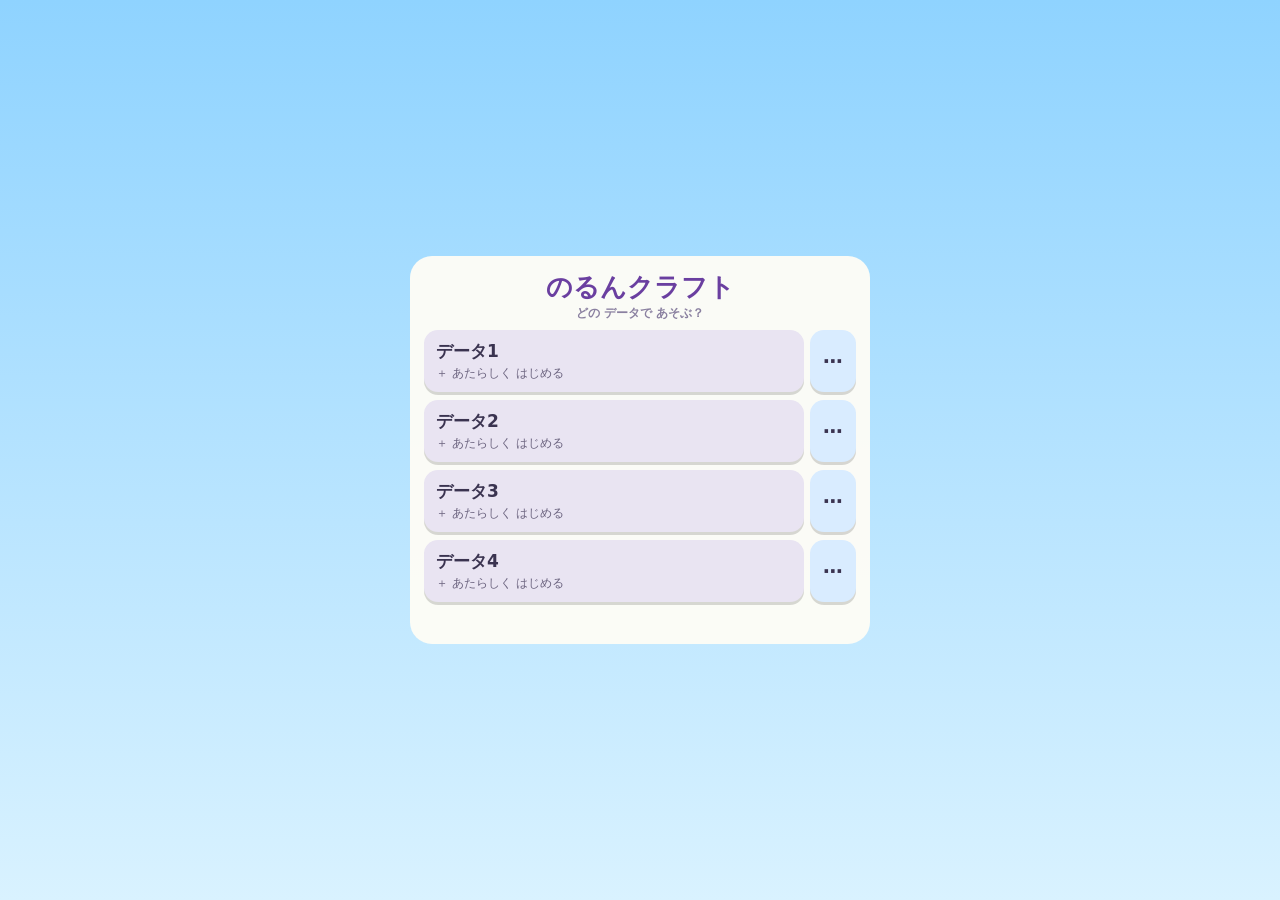
<file: craft/index.html>
<!DOCTYPE html>
<html lang="ja">
<head>
<meta charset="utf-8">
<meta name="viewport" content="width=device-width, initial-scale=1, maximum-scale=1, user-scalable=no, viewport-fit=cover">
<title>のるんクラフト（仮）</title>
<meta name="theme-color" content="#8fd3ff">
<meta name="mobile-web-app-capable" content="yes">
<meta name="apple-mobile-web-app-capable" content="yes">
<meta name="apple-mobile-web-app-title" content="のるんクラフト">
<link rel="manifest" href="manifest.webmanifest">
<link rel="icon" href="assets/icons/icon-192.png">
<link rel="apple-touch-icon" href="assets/icons/icon-192.png">
<script type="importmap">{ "imports": { "three": "./lib/three.module.min.js" } }</script>
<style>
  :root {
    --sab: env(safe-area-inset-bottom, 0px); --sat: env(safe-area-inset-top, 0px);
    --sal: env(safe-area-inset-left, 0px); --sar: env(safe-area-inset-right, 0px);
    --barH: 110px;
    --slot: min(52px, calc((100vw - 16px - var(--sal) - var(--sar)) / 9 - 2px));
    --jump: clamp(72px, 15vmin, 104px);
    --act: clamp(58px, 12vmin, 84px);
    --cell: min(44px, calc((min(460px, 94vw) - 36px) / 9 - 3px));
    --ink: #3a3350;
  }
  * { box-sizing: border-box; -webkit-tap-highlight-color: transparent; }
  html, body { margin: 0; height: 100%; overflow: hidden; background: #8fd3ff; overscroll-behavior: none;
    font-family: "Hiragino Maru Gothic ProN", "Rounded Mplus 1c", "Yu Gothic UI", system-ui, sans-serif;
    -webkit-user-select: none; user-select: none; -webkit-touch-callout: none; touch-action: none; }
  #game { position: fixed; inset: 0; width: 100%; height: 100%; display: block; touch-action: none; }
  button { font: inherit; color: inherit; touch-action: manipulation; -webkit-user-select: none; user-select: none; cursor: pointer; }
  input, textarea { font: inherit; -webkit-user-select: text; user-select: text; touch-action: auto; }

  #cross { position: fixed; left: 50%; top: 50%; width: 22px; height: 22px; margin: -11px 0 0 -11px; pointer-events: none; display: none; opacity: .85; }
  #cross::before, #cross::after { content: ""; position: absolute; background: #fff; box-shadow: 0 0 0 1px rgba(0,0,0,.35); border-radius: 2px; }
  #cross::before { left: 10px; top: 2px; width: 2px; height: 18px; }
  #cross::after { left: 2px; top: 10px; width: 18px; height: 2px; }
  body.touch #cross, body.first #cross { display: block; }

  #pad { position: fixed; width: 132px; height: 132px; margin: -66px 0 0 -66px; border-radius: 50%; pointer-events: none; display: none;
    background: rgba(255,255,255,.18); border: 3px solid rgba(255,255,255,.7); }
  #pad.show { display: block; }
  #knob { position: absolute; left: 50%; top: 50%; width: 58px; height: 58px; border-radius: 50%; transform: translate(-50%,-50%);
    background: rgba(255,255,255,.85); box-shadow: 0 2px 6px rgba(0,0,0,.25); }

  /* 上の 列 */
  #topL, #topR { position: fixed; top: calc(8px + var(--sat)); display: flex; gap: 5px; align-items: center; }
  #topL { left: calc(8px + var(--sal)); } #topR { right: calc(8px + var(--sar)); }
  .tbtn { width: 46px; height: 46px; border-radius: 14px; border: 3px solid rgba(255,255,255,.85); background: rgba(30,40,70,.5); color: #fff;
    font-size: 20px; font-weight: 800; padding: 0; display: flex; flex-direction: column; align-items: center; justify-content: center; line-height: 1; touch-action: none; }
  .tbtn small { font-size: 9px; margin-top: 2px; font-weight: 800; white-space: nowrap; }
  #btnEnemy.off { background: rgba(120,120,130,.55); } #btnEnemy.off .ic { opacity: .45; filter: grayscale(1); }
  #btnBag.near { background: rgba(255,170,40,.9); animation: pulse 1s infinite; }
  #btnMode { width: auto; min-width: 46px; padding: 0 5px; } #btnMode.creative { background: rgba(255,122,209,.85); }
  #btnView.first { background: rgba(64,160,236,.85); }
  @keyframes pulse { 50% { transform: scale(1.1); } }
  #clock { font-size: 18px; filter: drop-shadow(0 1px 1px rgba(0,0,0,.4)); }

  /* 下：ハート・レベル・おなか → 経験値 → ホットバーと 道具欄 */
  #bottom { position: fixed; left: 0; right: 0; bottom: calc(6px + var(--sab)); display: flex; flex-direction: column; align-items: center; gap: 3px; pointer-events: none;
    padding: 0 calc(6px + var(--sar)) 0 calc(6px + var(--sal)); }
  #status { width: calc(var(--slot) * 9 + 22px); max-width: 100%; display: flex; justify-content: space-between; align-items: flex-end; font-size: calc(var(--slot) * .34); line-height: 1; }
  #hearts, #hunger { display: flex; gap: 0; filter: drop-shadow(0 1px 1px rgba(0,0,0,.45)); }
  #hunger { flex-direction: row-reverse; }
  #hearts span.off, #hunger span.off { filter: grayscale(1) brightness(1.5); opacity: .45; }
  #hearts.hurt { animation: shake .3s; } @keyframes shake { 25% { transform: translateX(-4px); } 75% { transform: translateX(4px); } }
  #lv { font-size: 13px; font-weight: 800; color: #b6ff6a; text-shadow: 0 0 3px #000, 0 1px 3px #000; }
  #lv.up { animation: lvup .9s; } @keyframes lvup { 30% { transform: scale(2.2); color: #fff48a; } }
  #xpbar { width: calc(var(--slot) * 9 + 22px); max-width: 100%; height: 7px; border-radius: 4px; background: rgba(20,30,50,.6); border: 1px solid rgba(255,255,255,.45); overflow: hidden; }
  #xpfill { height: 100%; width: 0; background: linear-gradient(#c8ff6a, #6fd42a); transition: width .25s; }
  body.creative #status, body.creative #xpbar { visibility: hidden; height: 0; }
  #bar { display: flex; flex-wrap: wrap-reverse; justify-content: center; align-items: flex-end; gap: 4px 10px; }
  #hotbar, #tools { display: flex; gap: 2px; padding: 3px; background: rgba(30,40,70,.45); border-radius: 10px; pointer-events: auto; }
  #tools { background: rgba(90,50,120,.5); }
  .slot { position: relative; width: var(--slot); height: var(--slot); padding: 0; border: 3px solid rgba(255,255,255,.25); border-radius: 8px;
    background: rgba(255,255,255,.14); flex: none; touch-action: none; }
  .slot canvas, .slot img { position: absolute; inset: 10%; width: 80%; height: 80%; border-radius: 3px; pointer-events: none; object-fit: contain; }
  .slot canvas.px { image-rendering: pixelated; }
  .slot.sel { border-color: #fff; background: rgba(255,255,255,.4); transform: translateY(-4px); box-shadow: 0 0 0 2px #ffd84a; }
  #tools .slot.sel { box-shadow: 0 0 0 3px #ff7ad1; background: rgba(255,255,255,.55); }
  #tools .slot.sel::after { content: "もってる"; position: absolute; left: 50%; top: -15px; transform: translateX(-50%); font-size: 9px; font-weight: 800; color: #fff;
    background: #ff7ad1; border-radius: 6px; padding: 1px 4px; white-space: nowrap; }
  .num { position: absolute; right: 2px; bottom: 0; font-size: 13px; font-weight: 800; color: #fff;
    text-shadow: 0 0 2px #000, 0 1px 2px #000, 1px 0 2px #000, -1px 0 2px #000; pointer-events: none; }
  .slot .tier { position: absolute; left: 2px; top: 0; font-size: calc(var(--slot) * .24); font-weight: 800; color: #fff; text-shadow: 0 0 2px #000, 0 1px 2px #000; pointer-events: none; }
  #selName { position: fixed; left: 50%; transform: translateX(-50%); bottom: calc(var(--barH) + 10px + var(--sab)); pointer-events: none; white-space: nowrap;
    font-size: 13px; font-weight: 800; color: #fff; text-shadow: 0 0 3px #000, 0 1px 3px #000; }
  #colorStrip { position: fixed; left: 50%; transform: translateX(-50%); bottom: calc(var(--barH) + 30px + var(--sab)); display: none; flex-wrap: wrap; justify-content: center;
    gap: 4px; padding: 5px; width: max-content; max-width: min(calc(100vw - 16px), 440px); border-radius: 12px; background: rgba(30,40,70,.6); }
  #colorStrip.show { display: flex; }
  .sw { width: 30px; height: 30px; border-radius: 50%; border: 3px solid rgba(255,255,255,.7); padding: 0; flex: none; font-size: 13px; font-weight: 800; color: #fff; touch-action: none; }
  .sw.sel { box-shadow: 0 0 0 3px #ffd84a; transform: scale(1.12); }
  .sw.lock { background: rgba(120,120,130,.5); border-style: dashed; }
  .sw.rare:not(.lock) { box-shadow: 0 0 6px 2px rgba(255,255,255,.9); } .sw.rare.sel { box-shadow: 0 0 0 3px #ffd84a, 0 0 8px 3px #fff; }

  #btns { position: fixed; right: calc(10px + var(--sar)); bottom: calc(var(--barH) + 14px + var(--sab));
    display: grid; grid-template-columns: var(--act) var(--jump); grid-template-rows: var(--act) var(--jump); gap: 8px; align-items: center; justify-items: center; pointer-events: none; }
  .gbtn { pointer-events: auto; border: 4px solid rgba(255,255,255,.85); border-radius: 50%; color: #fff; font-weight: 800; line-height: 1.05; touch-action: none;
    box-shadow: 0 4px 0 rgba(0,0,0,.25); display: flex; flex-direction: column; align-items: center; justify-content: center; padding: 0; }
  .gbtn .ic { font-size: 1.5em; line-height: 1; }
  .gbtn.on { transform: translateY(3px) scale(.95); box-shadow: 0 1px 0 rgba(0,0,0,.25); filter: brightness(1.15); }
  #btnJump { grid-column: 2; grid-row: 2; width: var(--jump); height: var(--jump); background: rgba(255,146,60,.82); font-size: calc(var(--jump) * .17); }
  #btnBreak { grid-column: 2; grid-row: 1; width: var(--act); height: var(--act); background: rgba(232,84,110,.82); font-size: calc(var(--act) * .19); }
  #btnPlace { grid-column: 1; grid-row: 2; width: var(--act); height: var(--act); background: rgba(64,160,236,.82); font-size: calc(var(--act) * .19); }
  #btnCtx { grid-column: 1; grid-row: 1; width: var(--act); height: var(--act); background: rgba(90,190,110,.9); font-size: calc(var(--act) * .19); visibility: hidden; }
  #btnCtx.show { visibility: visible; } #btnCtx.alert { background: rgba(255,200,40,.95); animation: pulse .4s infinite; }

  #hint { position: fixed; left: 50%; top: calc(64px + var(--sat)); transform: translateX(-50%); max-width: calc(100vw - 24px); padding: 7px 12px; border-radius: 14px;
    background: rgba(30,40,70,.6); color: #fff; font-size: 13px; font-weight: 700; text-align: center; pointer-events: none; transition: opacity .6s; line-height: 1.5; }
  #hint.hide { opacity: 0; }
  #hint .pc { display: inline; } #hint .tc { display: none; }
  body.touch #hint .pc { display: none; } body.touch #hint .tc { display: inline; }
  #toast { position: fixed; left: 50%; top: 24%; transform: translateX(-50%); padding: 10px 18px; border-radius: 16px; background: rgba(30,40,70,.85);
    color: #fff; font-size: 17px; font-weight: 800; opacity: 0; transition: opacity .25s; pointer-events: none; text-align: center; max-width: 92vw; z-index: 30; }
  #toast.show { opacity: 1; }
  #fade { position: fixed; inset: 0; background: #1a1438; opacity: 0; pointer-events: none; transition: opacity .6s; z-index: 15; }
  #fade.show { opacity: 1; }
  #loading { position: fixed; inset: 0; display: flex; align-items: center; justify-content: center; background: #8fd3ff; color: #fff; z-index: 40;
    font-size: 22px; font-weight: 800; text-shadow: 0 2px 4px rgba(0,0,0,.25); transition: opacity .4s; }
  #loading.hide { opacity: 0; pointer-events: none; }

  .ov { position: fixed; inset: 0; display: none; align-items: center; justify-content: center; background: rgba(20,30,60,.55); touch-action: auto; z-index: 20; }
  .ov.show { display: flex; }
  .panel { width: min(460px, 94vw); max-height: 94vh; overflow: auto; padding: 14px; border-radius: 22px; background: #fffdf6; color: var(--ink); text-align: center; touch-action: pan-y; }
  .panel h1 { margin: 0 0 8px; font-size: 20px; }
  .mbtn { display: block; width: 100%; margin: 7px 0; padding: 10px; border: 0; border-radius: 14px; background: #ffd84a; color: var(--ink);
    font-size: 16px; font-weight: 800; box-shadow: 0 3px 0 rgba(0,0,0,.15); }
  .mbtn.sub { background: #d9ecff; } .mbtn.warn { background: #ffd1d6; } .mbtn.back { background: #c9f0c0; } .mbtn.pink { background: #ffd0ee; }
  .mbtn:disabled, .abtn:disabled { opacity: .45; }
  .msg { min-height: 1.4em; margin: 6px 0 2px; font-size: 13px; font-weight: 700; color: #7a5fb0; white-space: pre-line; }
  .help { margin: 8px 0 0; font-size: 12px; color: #77708a; line-height: 1.6; text-align: left; }
  .field { width: 100%; border-radius: 10px; border: 2px solid #cdbfe6; padding: 8px; font-size: 16px; min-width: 0; }
  textarea.field { height: 84px; font: 12px/1.4 monospace; resize: none; word-break: break-all; }
  .work { display: none; margin: 6px 0; padding: 8px; border-radius: 12px; background: #f3ecff; } .work.show { display: block; }
  .frow { display: flex; gap: 6px; margin: 5px 0; align-items: center; } .frow label { font-size: 12px; font-weight: 800; color: #7a5fb0; white-space: nowrap; }
  .abtn { border: 0; border-radius: 12px; background: #e9e4f2; padding: 8px 10px; font-weight: 800; font-size: 13px; min-width: 40px; white-space: nowrap; }
  .abtn.sel { background: #ffb8e6; box-shadow: 0 0 0 2px #ff7ad1; }
  .sect { margin: 8px 0 3px; font-size: 12px; font-weight: 800; color: #7a5fb0; text-align: left; }

  #title { background: linear-gradient(#8fd3ff, #d9f2ff); z-index: 25; }
  #title .panel { background: rgba(255,253,246,.94); }
  #title h1 { font-size: 26px; color: #6a3fa0; } #title h1 small { display: block; font-size: 12px; color: #8a80a0; }
  .card { display: flex; align-items: stretch; gap: 6px; margin: 8px 0; }
  .card .play { flex: 1; min-width: 0; text-align: left; padding: 10px 12px; border: 0; border-radius: 14px; background: #ffd84a; box-shadow: 0 3px 0 rgba(0,0,0,.15); }
  .card.new .play { background: #e9e4f2; }
  .card .nm { display: block; font-size: 17px; font-weight: 800; } .card .dt { display: block; font-size: 12px; color: #6d6580; margin-top: 2px; }
  .card .more { width: 46px; border: 0; border-radius: 14px; background: #d9ecff; font-size: 20px; font-weight: 800; box-shadow: 0 3px 0 rgba(0,0,0,.15); }

  /* もちもの と マス目クラフト */
  .cell { position: relative; width: var(--cell); height: var(--cell); padding: 0; border: 2px solid #d3c8e6; border-radius: 7px; background: #f2edf9; flex: none; }
  .cell canvas { position: absolute; inset: 8%; width: 84%; height: 84%; pointer-events: none; } .cell canvas.px { image-rendering: pixelated; }
  .cell.cur { border-color: #ff7ad1; box-shadow: 0 0 0 2px #ff7ad1; background: #ffe6f6; }
  .cell.dim canvas { opacity: .32; } .cell.hot { background: #fff3c4; }
  .cgridbox { display: grid; gap: 3px; }
  #craftRow { display: flex; align-items: center; justify-content: center; gap: 8px; margin: 4px 0; }
  #cresult { width: calc(var(--cell) * 1.4); height: calc(var(--cell) * 1.4); border-color: #ffd84a; background: #fff8dc; }
  #cresult.ok { box-shadow: 0 0 0 3px #ffd84a; animation: pulse 1s infinite; }
  #craftRow .arrow { font-size: 20px; color: #b9aecf; }
  .ccol { display: flex; flex-direction: column; gap: 5px; }
  #pack, #hot2, #allItems, #book { display: grid; grid-template-columns: repeat(9, var(--cell)); gap: 3px; justify-content: center; }
  #book { display: none; padding: 6px; border-radius: 12px; background: #eef7e6; margin: 4px 0; } #book.show { display: grid; }
  #creativeBox { display: none; } body.creative #creativeBox { display: block; }

  /* おえかき */
  #artTabs { display: flex; gap: 4px; margin-bottom: 6px; } #artTabs button { flex: 1; border: 0; border-radius: 12px 12px 4px 4px; padding: 8px 1px; background: #e9e4f2; font-weight: 800; font-size: 13px; white-space: nowrap; }
  #artTabs button.sel { background: #ffd84a; }
  #artSlots { display: flex; gap: 6px; justify-content: center; margin-bottom: 6px; }
  .aslot { position: relative; width: 62px; height: 70px; border: 3px solid #d8cfe8; border-radius: 12px; background: #fff; padding: 0; }
  .aslot.sel { border-color: #ff7ad1; box-shadow: 0 0 0 2px #ff7ad1; }
  .aslot img { position: absolute; left: 6px; top: 3px; width: 46px; height: 46px; object-fit: contain; } .aslot .plus { position: absolute; left: 0; right: 0; top: 10px; font-size: 24px; color: #c9bfe0; }
  .aslot .lab { position: absolute; left: 0; right: 0; bottom: 2px; font-size: 10px; font-weight: 800; white-space: nowrap; }
  #artCv { width: min(56vmin, 280px); height: min(56vmin, 280px); border-radius: 14px; border: 3px solid #cdbfe6; touch-action: none; display: block; margin: 0 auto;
    background: conic-gradient(#f4f1fa 25%, #fff 0 50%, #f4f1fa 0 75%, #fff 0) 0 0 / 24px 24px; }
  #artPal { display: flex; flex-wrap: wrap; gap: 4px; justify-content: center; margin: 8px 0 2px; } #artPal .sw { border-color: #b9aecf; color: #8a80a0; touch-action: manipulation; }
  #artColorName { font-size: 12px; font-weight: 800; color: #7a5fb0; }
  .arow { display: flex; gap: 5px; justify-content: center; align-items: center; margin: 6px 0; flex-wrap: wrap; }
  #artWidths i { display: inline-block; border-radius: 50%; background: var(--ink); vertical-align: middle; }

  @media (max-height: 430px) { :root { --jump: 68px; --act: 52px; --slot: min(38px, calc((100vw - 16px) / 9 - 2px)); } #btns { gap: 5px; } .tbtn { width: 40px; height: 40px; } #hint { top: 52px; } }
  @media (max-width: 420px) { .tbtn { width: 40px; height: 40px; font-size: 17px; } #clock { font-size: 15px; } #topL, #topR { gap: 3px; } }
</style>
</head>
<body>
<canvas id="game"></canvas>
<div id="cross"></div>
<div id="pad"><div id="knob"></div></div>

<div id="topL">
  <button id="btnMenu" class="tbtn" aria-label="メニュー">☰</button>
  <button id="btnMode" class="tbtn" aria-label="モード"><span class="ic" id="modeIc">⛏</span><small id="modeLab">サバイバル</small></button>
  <div id="clock">🌞</div>
</div>
<div id="topR">
  <button id="btnEnemy" class="tbtn" aria-label="てき"><span class="ic">👾</span><small id="enemyLab">でる</small></button>
  <button id="btnView" class="tbtn" aria-label="してん"><span class="ic">👁</span><small id="viewLab">うしろ</small></button>
  <button id="btnArt" class="tbtn" aria-label="おえかき"><span class="ic">🎨</span><small>かく</small></button>
  <button id="btnBag" class="tbtn" aria-label="もちもの"><span class="ic">🎒</span><small>もちもの</small></button>
</div>
<div id="hint">
  <span class="tc">👆 ひだりを さわると パッドが でるよ／みぎを スワイプで みまわす</span>
  <span class="pc">WASD あるく・ドラッグ みまわす・クリック たたく・右クリック おく・スペース ジャンプ・C もちもの・B かく・F してん・E その場の ボタン</span>
</div>
<div id="toast"></div>

<div id="btns">
  <button id="btnCtx" class="gbtn" aria-label="その場の ボタン"><span class="ic" id="ctxIc">🎣</span><span id="ctxLab">つり</span></button>
  <button id="btnBreak" class="gbtn" aria-label="たたく"><span class="ic">✊</span>たたく</button>
  <button id="btnPlace" class="gbtn" aria-label="おく"><span class="ic" id="useIc">🧱</span><span id="useLab">おく</span></button>
  <button id="btnJump" class="gbtn" aria-label="ジャンプ"><span class="ic">⬆</span>ジャンプ</button>
</div>
<div id="colorStrip"></div>
<div id="selName"></div>
<div id="bottom">
  <div id="status"><div id="hearts" aria-label="たいりょく"></div><div id="lv">Lv 0</div><div id="hunger" aria-label="おなか"></div></div>
  <div id="xpbar" aria-label="けいけんち"><div id="xpfill"></div></div>
  <div id="bar"><div id="hotbar"></div><div id="tools"></div></div>
</div>
<div id="fade"></div>

<!-- タイトル：セーブを えらぶ -->
<div id="title" class="ov">
  <div class="panel">
    <h1>のるんクラフト<small>どの データで あそぶ？</small></h1>
    <div id="cards"></div>
    <div id="titleMsg" class="msg"></div>
  </div>
</div>

<!-- スロットごとの メニュー -->
<div id="sheet" class="ov" style="z-index:27">
  <div class="panel">
    <h1 id="shTitle">データ1</h1>
    <div class="frow"><label>データの なまえ</label><input id="shName" class="field" maxlength="12" autocomplete="off"><button id="shRename" class="abtn">かえる</button></div>
    <div class="frow"><label>あそぶ ひと</label><input id="shPlayer" class="field" maxlength="10" autocomplete="off"><button id="shPlayerSet" class="abtn">かえる</button></div>
    <button id="shPlay" class="mbtn">あそぶ</button>
    <button id="shExport" class="mbtn sub">📤 コードを かきだす</button>
    <button id="shImport" class="mbtn sub">📥 コードを よみこむ</button>
    <button id="shSend" class="mbtn sub">☁ あいことばで おくる</button>
    <button id="shRecv" class="mbtn sub">☁ あいことばで うけとる</button>
    <div id="shWork" class="work">
      <textarea id="shCode" class="field" spellcheck="false" autocapitalize="off" autocomplete="off"></textarea>
      <input id="shPass" class="field" maxlength="40" placeholder="あいことば" autocomplete="off" autocapitalize="off">
      <button id="shDo" class="mbtn">けってい</button>
    </div>
    <div id="shMsg" class="msg"></div>
    <button id="shDelete" class="mbtn warn">🗑 この データを けす</button>
    <button id="shClose" class="mbtn back">とじる</button>
  </div>
</div>

<!-- あそびの 中の メニュー -->
<div id="menu" class="ov">
  <div class="panel">
    <h1 id="menuTitle">のるんクラフト</h1>
    <button id="mClose" class="mbtn back">あそびに もどる</button>
    <button id="mSave" class="mbtn">💾 ほぞん する</button>
    <button id="mMode" class="mbtn pink">モードを かえる</button>
    <div class="frow"><label>あそぶ ひとの なまえ</label><input id="mPlayer" class="field" maxlength="10" autocomplete="off"><button id="mPlayerSet" class="abtn">かえる</button></div>
    <button id="mExport" class="mbtn sub">📤 コードを かきだす</button>
    <button id="mSend" class="mbtn sub">☁ あいことばで おくる</button>
    <div id="mWork" class="work">
      <textarea id="mCode" class="field" readonly spellcheck="false"></textarea>
      <input id="mPass" class="field" maxlength="40" placeholder="あいことば" autocomplete="off" autocapitalize="off">
      <button id="mDo" class="mbtn">コピー</button>
    </div>
    <div id="menuMsg" class="msg"></div>
    <button id="mTitle" class="mbtn sub">🏠 データを えらびなおす</button>
    <p class="help">・せかいは じどうで ほぞん されるよ。<br>・「もちもの」で マスに ざいりょうを ならべると ものが つくれる。📖 レシピを えらぶと かってに ならぶよ。<br>・たべものを もって「おく」ボタンで たべる。どうぶつの そばなら えさに なるよ。<br>・コードの よみこみ・あいことばの うけとりは、データを えらぶ がめんの「⋯」から。</p>
  </div>
</div>

<!-- もちもの と マス目クラフト -->
<div id="bag" class="ov">
  <div class="panel">
    <h1>🎒 もちもの と つくる</h1>
    <div id="craftRow">
      <div id="cgrid" class="cgridbox"></div>
      <span class="arrow">▶</span>
      <button id="cresult" class="cell" aria-label="できあがり"></button>
      <div class="ccol"><button id="cBook" class="abtn">📖 レシピ</button><button id="cClear" class="abtn">マスを からに</button></div>
    </div>
    <div id="bagMsg" class="msg"></div>
    <div id="book"></div>
    <div class="arow"><button id="eatBtn" class="abtn" style="display:none;background:#ffe2a8">🍴 たべる</button></div>
    <div class="sect">かばん</div><div id="pack"></div>
    <div class="sect">ホットバー（したに ならぶ ぶん）</div><div id="hot2"></div>
    <div id="creativeBox"><div class="sect">ぜんぶの そざい（クリエイティブ：おすと かばんに はいる）</div><div id="allItems"></div></div>
    <button id="bagClose" class="mbtn back">とじる</button>
  </div>
</div>

<!-- おえかき ＋ ぼうしの 色 -->
<div id="art" class="ov">
  <div class="panel">
    <div id="artTabs"><button data-kind="weapon">⚔ ぶき</button><button data-kind="pet">🐾 ペット</button><button data-kind="tool">⛏ どうぐ</button><button data-kind="hat">🎩 ぼうし</button></div>
    <div id="artSlots"></div>
    <div id="artHint" class="msg"></div>
    <div id="artDraw"><canvas id="artCv"></canvas></div>
    <div id="artPal"></div>
    <div id="artColorName"></div>
    <div class="arow" id="artToolsRow">
      <span id="artWidths"><button class="abtn"><i style="width:6px;height:6px"></i></button> <button class="abtn"><i style="width:12px;height:12px"></i></button> <button class="abtn"><i style="width:19px;height:19px"></i></button></span>
      <button id="artEraser" class="abtn">けしごむ</button>
      <button id="artUndo" class="abtn">↩ もどす</button>
      <button id="artClear" class="abtn">ぜんぶ けす</button>
    </div>
    <button id="artSave" class="mbtn">ほぞん して もつ</button>
    <div class="arow"><button id="artOff" class="abtn">はずす</button><button id="artClose" class="abtn" style="background:#c9f0c0">とじる</button></div>
  </div>
</div>

<div id="loading">よみこみちゅう…</div>

<script type="module" src="src/main.js"></script>
<script>
  /* PWA：2回目からは オフラインでも 起動できる */
  if ("serviceWorker" in navigator) {
    addEventListener("load", () => { navigator.serviceWorker.register("sw.js").catch((e) => console.warn("sw", e)); });
  }
</script>
</body>
</html>
</file>
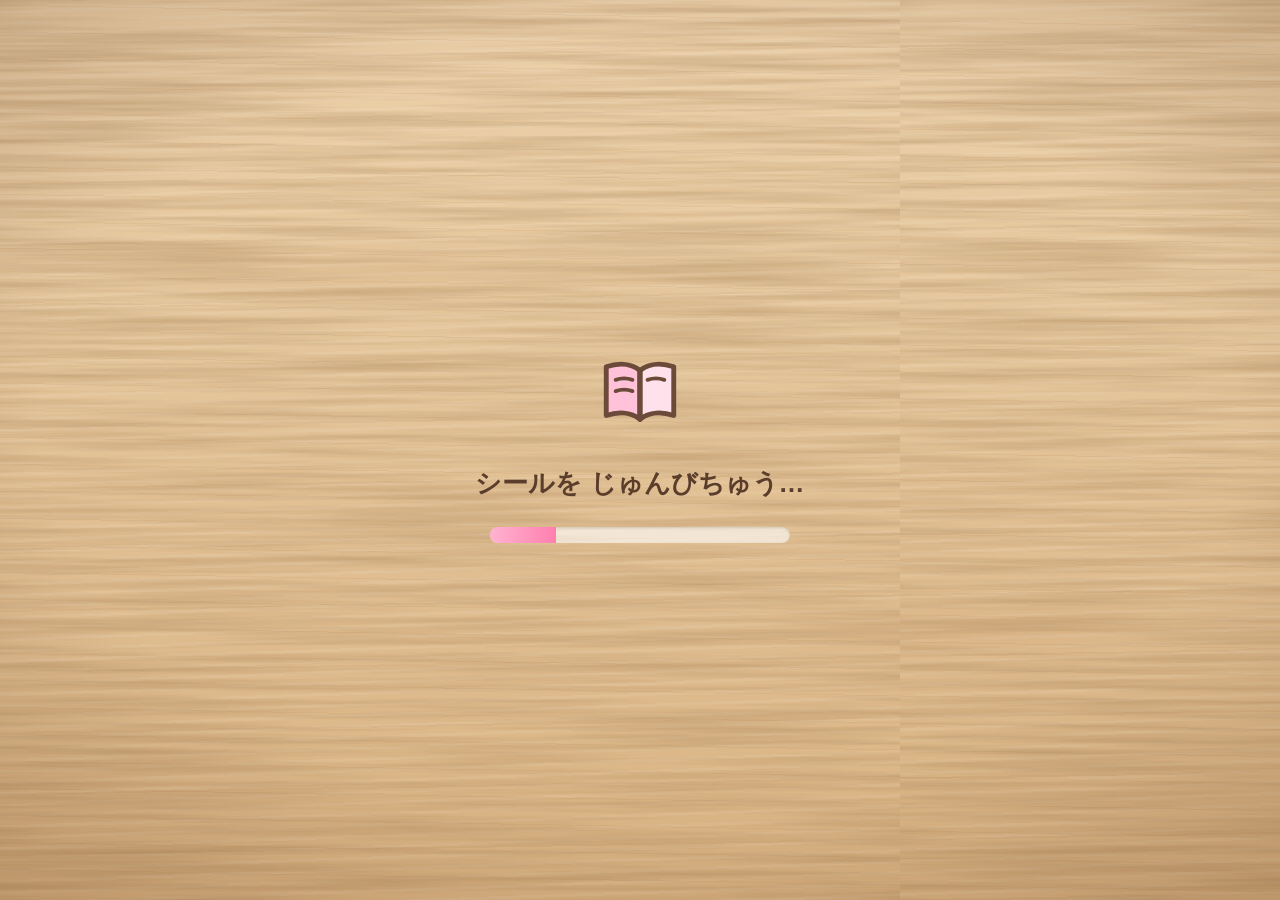
<file: seal-book/index.html>
<!doctype html>
<html lang="ja">
<head>
<meta charset="utf-8">
<meta name="viewport" content="width=device-width, initial-scale=1, maximum-scale=1, user-scalable=no, viewport-fit=cover">
<meta name="theme-color" content="#e8c9a0">
<meta name="mobile-web-app-capable" content="yes">
<meta name="apple-mobile-web-app-capable" content="yes">
<title>シールちょう</title>
<link rel="manifest" href="manifest.json">
<link rel="icon" href="icons/icon-192.png">
<link rel="apple-touch-icon" href="icons/icon-192.png">
<link rel="stylesheet" href="css/style.css">
</head>
<body>
<div id="app">
  <header id="topbar" class="hidden">
    <button id="who" class="who" aria-label="あそぶ ひとを かえる"><span class="face"></span><span class="nm"></span><small>かわる</small></button>
    <nav id="nav">
      <button data-go="book"><i data-ic="book"></i><span>シールちょう</span></button>
      <button data-go="inv"><i data-ic="bag"></i><span>もちもの</span></button>
      <button data-go="sheets"><i data-ic="sheet"></i><span>シールシート</span></button>
      <button data-go="gacha"><i data-ic="gacha"></i><span>ガチャ</span></button>
      <button data-go="trade"><i data-ic="trade"></i><span>こうかん</span></button>
    </nav>
    <div class="tb-right">
      <span id="tickets" class="ticket" aria-label="ガチャけん"><i data-ic="ticket"></i><b>0</b></span>
      <button id="muteBtn" class="icon-btn" aria-label="おと"><i data-ic="sound"></i></button>
      <button id="lockBtn" class="icon-btn lock" aria-label="ほごしゃ"><i data-ic="lock"></i></button>
    </div>
  </header>
  <main>
    <section id="scr-players" class="screen"></section>
    <section id="scr-book" class="screen"></section>
    <section id="scr-inv" class="screen"></section>
    <section id="scr-sheets" class="screen"></section>
    <section id="scr-gacha" class="screen"></section>
    <section id="scr-trade" class="screen"></section>
  </main>
</div>
<div id="modal" class="modal hidden"></div>
<div id="dialog" class="modal dialog hidden"></div>
<div id="celebrate" class="celebrate hidden"></div>
<div id="toast" role="status"></div>
<script src="js/data.js"></script>
<script src="js/icons.js"></script>
<script src="js/sound.js"></script>
<script src="js/assets.js"></script>
<script src="js/app.js"></script>
</body>
</html>
</file>
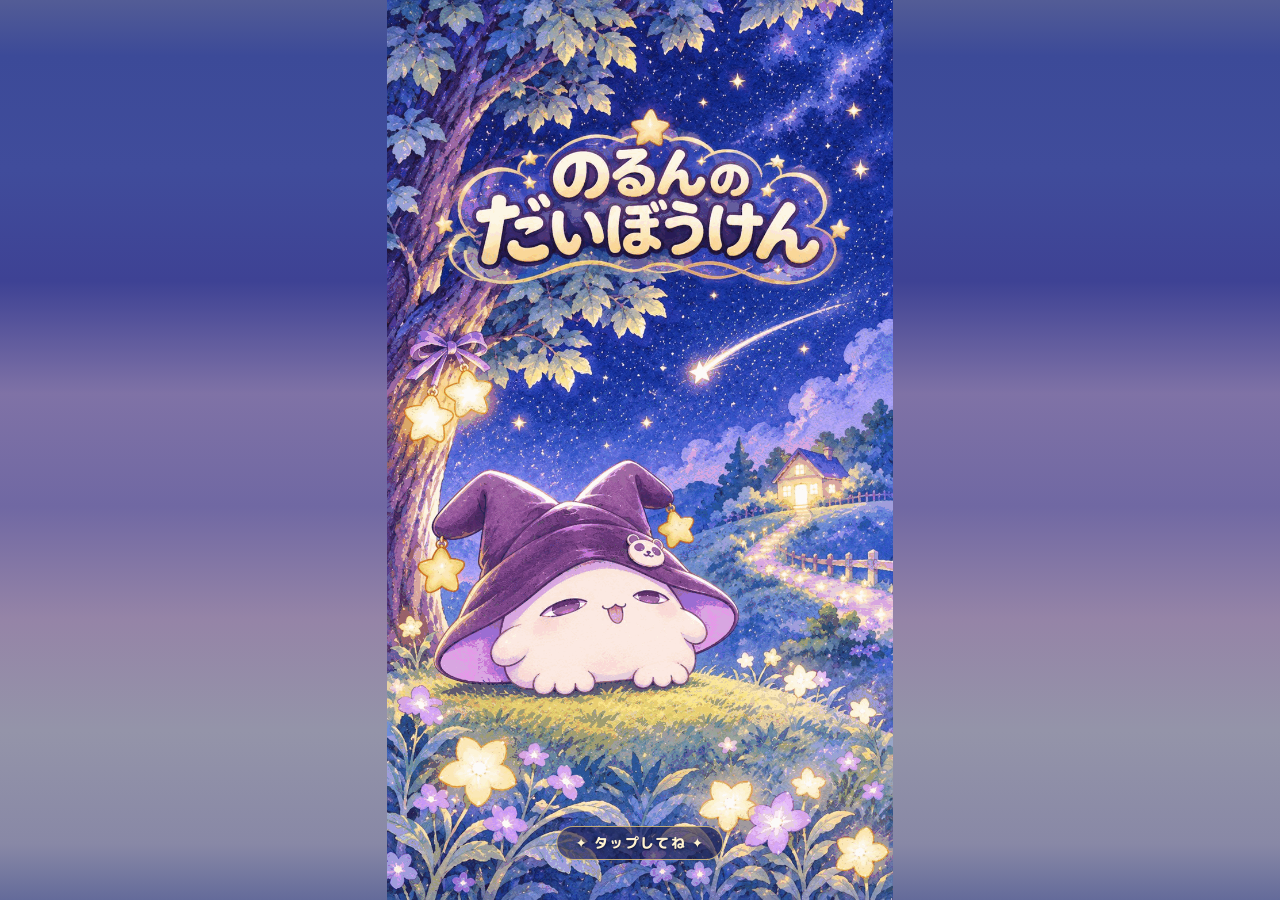
<file: survival/index.html>
<!DOCTYPE html>
<html lang="ja">
<head>
<meta charset="utf-8">
<meta name="viewport" content="width=device-width,initial-scale=1,viewport-fit=cover,user-scalable=no">
<meta name="theme-color" content="#cdbdf5">
<title>のるんのだいぼうけん</title>
<!-- v8.7.2：共有したときの 紹介文（OGP） -->
<meta name="description" content="へんしんいきもの のるんと星空を大ぼうけん！変身して かけらを集めて ボスをたおそう">
<meta property="og:type" content="website">
<meta property="og:title" content="のるんのだいぼうけん">
<meta property="og:description" content="へんしんいきもの のるんと星空を大ぼうけん！変身して かけらを集めて ボスをたおそう">
<meta property="og:url" content="https://hkn051209.github.io/norun-run/survival/">
<meta property="og:image" content="https://hkn051209.github.io/norun-run/survival/img/keyvisual_title.png">
<meta name="twitter:card" content="summary_large_image">
<!-- PWA：ホーム画面に追加できるように（manifest.webmanifest／sw.js は この index.html と同じフォルダ） -->
<link rel="manifest" href="manifest.webmanifest">
<link rel="icon" href="icons/icon-192.png">
<link rel="apple-touch-icon" href="icons/icon-192.png">
<meta name="apple-mobile-web-app-capable" content="yes">
<meta name="mobile-web-app-capable" content="yes">
<meta name="apple-mobile-web-app-title" content="のるんのだいぼうけん">
<!-- 丸ゴシック：M PLUS Rounded 1c（のるん まなび と そろえる） -->
<link rel="preconnect" href="https://fonts.googleapis.com">
<link rel="preconnect" href="https://fonts.gstatic.com" crossorigin>
<link href="https://fonts.googleapis.com/css2?family=M+PLUS+Rounded+1c:wght@500;700;800&display=swap" rel="stylesheet">
<style>
/* パステル（ピンク・クリーム・ラベンダー）＋丸ゴシックで統一 */
:root{
  --ink:#5a4374; --sub:#9482ab; --cream:#fff8ee; --cream2:#ffefdc;
  --lav:#b9a4f0; --lav-l:#efe8ff; --line:#e0d4fb;
  --pink:#ff8fb1; --pink-d:#e9628e; --star:#ffc94d; --orange:#e2821a; --shadow:rgba(90,67,116,.28);
  --font:"Hiragino Maru Gothic ProN","Zen Maru Gothic","Kosugi Maru","M PLUS Rounded 1c","Yu Gothic UI","Meiryo",system-ui,sans-serif;
}
*{box-sizing:border-box;-webkit-tap-highlight-color:transparent}
html,body{margin:0;height:100%;background:#0e1a2b;color:var(--ink);font-family:var(--font);font-weight:700;
  overflow:hidden;overscroll-behavior:none;touch-action:none;user-select:none;-webkit-user-select:none}
canvas#cv{position:fixed;inset:0;width:100%;height:100%;display:block;touch-action:none}
button{font-family:var(--font);color:var(--ink);cursor:pointer}

/* ---- プレイ中の表示 ---- */
#hud{position:fixed;left:0;right:0;top:0;padding:calc(9px + env(safe-area-inset-top)) calc(11px + env(safe-area-inset-right)) 0 calc(11px + env(safe-area-inset-left));
  pointer-events:none;display:none;max-width:720px;margin:0 auto}
#hud.on{display:block}
.row{display:flex;align-items:center;gap:8px;margin-bottom:7px}
#hpbar{flex:1;height:24px;border-radius:12px;background:var(--cream);border:2px solid #fff;position:relative;overflow:hidden;
  box-shadow:0 0 0 2px var(--lav),0 3px 0 2px var(--shadow)}
#hpfill{position:absolute;left:0;top:0;bottom:0;width:100%;background:linear-gradient(#ffbfd1,#ff7fa6);border-radius:10px;transition:width .12s}
#hpfill::after{content:none}
.hico{position:absolute;left:7px;top:0;line-height:20px;font-size:13px;color:var(--pink-d);
  text-shadow:1px 0 0 #fff,-1px 0 0 #fff,0 1px 0 #fff,0 -1px 0 #fff}
#hptxt{position:absolute;inset:0;font-size:12.5px;line-height:20px;text-align:center;font-weight:900;color:var(--ink);
  text-shadow:0 0 3px #fff,0 0 3px #fff,0 0 2px #fff;font-variant-numeric:tabular-nums}
#time{font-size:22px;font-weight:900;min-width:72px;height:34px;line-height:30px;padding:0 8px;text-align:center;font-variant-numeric:tabular-nums;
  color:var(--ink);background:var(--cream);border:2px solid #fff;border-radius:17px;box-shadow:0 0 0 2px var(--lav),0 3px 0 2px var(--shadow)}
#time.hot{background:linear-gradient(#ffa6c1,#ff6f9c);color:#fff;box-shadow:0 0 0 2px var(--pink-d),0 3px 0 2px var(--shadow);
  animation:wig .45s ease-in-out infinite alternate}
@keyframes wig{from{transform:rotate(-2deg)}to{transform:rotate(2deg) scale(1.06)}}
.pill{font-size:12.5px;font-weight:900;padding:2px 10px;border-radius:99px;background:var(--cream);color:var(--ink);border:2px solid #fff;
  box-shadow:0 0 0 1.5px var(--lav),0 2px 0 1.5px var(--shadow);font-variant-numeric:tabular-nums;white-space:nowrap}
#lv{background:linear-gradient(#cdbdf7,#a892ea);color:#fff;text-shadow:0 1px 0 rgba(90,67,116,.55)}
#xpbar{flex:1;height:13px;border-radius:7px;background:var(--cream);border:2px solid #fff;position:relative;
  box-shadow:0 0 0 1.5px var(--lav),0 2px 0 1.5px var(--shadow)}
#xpfill{display:block;position:relative;height:100%;width:0;border-radius:5px;background:linear-gradient(90deg,#fff0a0,#ffc94d)}
#xpfill::after{content:"★";position:absolute;right:-9px;top:50%;transform:translateY(-54%);font-size:18px;line-height:1;color:#ffb400;
  text-shadow:1px 0 0 #fff,-1px 0 0 #fff,0 1px 0 #fff,0 -1px 0 #fff}
#skills{display:flex;flex-wrap:wrap;gap:4px}
.chip{display:inline-flex;align-items:center;gap:1px;font-size:13px;line-height:1;padding:3px 3px 3px 5px;border-radius:11px;
  background:rgba(255,248,238,.95);border:1.5px solid var(--lav)}
.chip b{min-width:15px;height:15px;line-height:15px;text-align:center;border-radius:8px;background:var(--pink);color:#fff;font-size:10.5px;font-weight:900}
.chip.max b{background:var(--star);color:#6b4a00}
.hbtn{pointer-events:auto;width:36px;height:36px;border-radius:50%;border:2px solid #fff;background:var(--cream);color:var(--ink);
  font-weight:900;font-size:17px;padding:0;box-shadow:0 0 0 2px var(--lav),0 3px 0 2px var(--shadow);
  display:flex;align-items:center;justify-content:center;gap:4px;flex:none}
.hbtn:active{transform:translateY(2px)}
#btnPause i{width:5px;height:14px;border-radius:3px;background:var(--ink)}

/* ---- 大技ボタン：まわりの輪＝ゲージ、中の星も下から色がたまる。満タンでキラキラ ---- */
#btnUlt{position:fixed;right:calc(15px + env(safe-area-inset-right));bottom:calc(26px + env(safe-area-inset-bottom));
  width:92px;height:92px;border-radius:50%;border:0;padding:0;display:none;--g:0;
  background:conic-gradient(#ff8fb1 0,#ffb65c calc(var(--g)*1%),#ece4ff 0);
  box-shadow:0 0 0 3px #fff,0 0 0 5.5px var(--lav),0 6px 0 5.5px var(--shadow)}
#btnUlt.on{display:block}
#btnUlt:active{transform:scale(.94)}
#btnUlt .in{position:absolute;inset:9px;border-radius:50%;display:flex;flex-direction:column;align-items:center;justify-content:center;
  background:radial-gradient(circle at 35% 25%,#fff 0,#fff6ea 55%,#ffe6ef 100%);box-shadow:inset 0 -5px 0 rgba(255,143,177,.22),0 0 0 2px #fff}
#btnUlt .st{font-style:normal;font-size:34px;line-height:1.05;
  background:linear-gradient(to top,#ffb52e calc(var(--g)*1%),#d9cdf5 0);-webkit-background-clip:text;background-clip:text;
  color:transparent;-webkit-text-fill-color:transparent}
#btnUlt .tx{font-size:13px;font-weight:900;color:var(--ink);margin-top:-3px;letter-spacing:.08em}
#btnUlt .sp{display:none;position:absolute;font-style:normal;color:#fff;line-height:1;pointer-events:none;
  text-shadow:0 0 6px #ffc94d,0 0 3px #ff8fb1,0 0 1px #ff8fb1}
#btnUlt .s1{left:-5px;top:0;font-size:22px}
#btnUlt .s2{right:-7px;top:24px;font-size:16px;animation-delay:.3s}
#btnUlt .s3{left:6px;bottom:-7px;font-size:18px;animation-delay:.55s}
#btnUlt.ready{animation:pulse .7s ease-in-out infinite alternate;
  background:conic-gradient(#ff8fb1,#ffd966,#a8ecd0,#b9a4f0,#ff8fb1);
  box-shadow:0 0 0 3px #fff,0 0 0 5.5px #ffb65c,0 0 22px 9px rgba(255,214,102,.95)}
#btnUlt.ready .in{background:radial-gradient(circle at 35% 25%,#fffbe0 0,#ffe27a 55%,#ffb1c8 100%)}
#btnUlt.ready .st{background:none;color:#fff;-webkit-text-fill-color:#fff;text-shadow:0 2px 0 #f08a1c,0 0 0 #f08a1c,0 0 10px #fff;
  animation:wob 1s ease-in-out infinite alternate}
#btnUlt.ready .tx{color:#c2416f}
#btnUlt.ready .sp{display:block;animation:twk .9s ease-in-out infinite alternate}
@keyframes pulse{from{transform:scale(1)}to{transform:scale(1.1)}}
@keyframes wob{from{transform:rotate(-14deg) scale(1)}to{transform:rotate(14deg) scale(1.12)}}
@keyframes twk{from{transform:scale(.35) rotate(0);opacity:.25}to{transform:scale(1.2) rotate(45deg);opacity:1}}

#banner{position:fixed;left:0;right:0;top:22%;text-align:center;font-size:22px;font-weight:900;pointer-events:none;opacity:0;color:#fff;
  text-shadow:2px 2px 0 var(--ink),-2px 2px 0 var(--ink),2px -2px 0 var(--ink),-2px -2px 0 var(--ink),0 3px 0 var(--ink),0 -2px 0 var(--ink),0 0 16px var(--pink)}
#banner.go{animation:ban 2.2s ease-out}
@keyframes ban{0%{opacity:0;transform:scale(.8)}12%{opacity:1;transform:scale(1.05)}80%{opacity:1}100%{opacity:0}}

/* ---- メニュー類 ---- */
.ov{position:fixed;inset:0;display:none;align-items:center;justify-content:center;flex-direction:column;
  padding:14px;background:rgba(74,53,99,.5);text-align:center}
.ov.on{display:flex}
.panel{position:relative;background:linear-gradient(#fffaf3,#fff0e2);border:3px solid #fff;border-radius:28px;padding:20px 16px 18px;max-width:460px;width:100%;
  max-height:100%;overflow-y:auto;touch-action:pan-y;box-shadow:0 0 0 3px var(--lav),0 9px 0 3px var(--shadow)}
.panel::before,.panel::after{position:absolute;top:9px;font-size:19px;line-height:1;pointer-events:none}
.panel::before{content:"✦";left:14px;color:var(--pink)}
.panel::after{content:"★";right:14px;color:var(--star)}
h1{margin:0 0 2px;font-size:26px;letter-spacing:.04em;color:var(--ink);text-shadow:0 2px 0 #ffd5e2}
h1 small{font-size:13px;color:var(--sub);font-weight:700}
h2{margin:0 0 10px;font-size:23px;color:var(--ink);text-shadow:0 2px 0 #ffd5e2}
p{margin:6px 0;color:var(--sub);font-size:13px;line-height:1.65}
p b{color:var(--pink-d)}
.big{display:inline-block;margin-top:10px;padding:12px 32px;border-radius:999px;border:3px solid #fff;
  background:linear-gradient(#ffb0c8,#ff7fa6);color:#fff;font-weight:900;font-size:18px;text-shadow:0 1px 0 var(--pink-d);
  box-shadow:0 0 0 2px var(--pink-d),0 6px 0 2px #c94f79}
.big:active{transform:translateY(4px);box-shadow:0 0 0 2px var(--pink-d),0 2px 0 2px #c94f79}
.ghost{display:inline-block;margin:10px 0 0 8px;padding:10px 18px;border-radius:999px;border:2.5px solid var(--lav);
  background:#fff;color:var(--ink);font-weight:900;font-size:14px}
.best{font-size:13px;color:var(--orange);font-weight:900}
#forms{display:grid;grid-template-columns:repeat(5,1fr);gap:6px;justify-content:center;margin:10px 0 6px}
.fbtn{flex:1;min-width:0;padding:4px 0 6px;border-radius:16px;border:2.5px solid var(--line);background:var(--lav-l);
  font-size:11px;font-weight:900;position:relative;color:var(--ink)}
.fbtn canvas{width:48px;height:48px;display:block;margin:0 auto}
.fbtn.sel{border-color:var(--pink);background:#ffdbe7;box-shadow:0 3px 0 var(--pink-d)}
.fbtn.sel::before{content:"★";position:absolute;right:-5px;top:-8px;font-size:17px;color:var(--star);text-shadow:1px 0 0 #fff,-1px 0 0 #fff,0 1px 0 #fff,0 -1px 0 #fff}
.fbtn.lock canvas{opacity:.28}
.fbtn.lock::after{content:"🔒";position:absolute;left:0;right:0;top:14px;font-size:20px}
#formInfo{min-height:58px;font-size:12.5px;line-height:1.6;color:var(--ink);background:var(--lav-l);border-radius:14px;padding:8px 10px}
#formInfo i{font-style:normal;color:var(--sub)}
#limits{display:flex;gap:8px;justify-content:center;align-items:center;margin-top:10px;font-size:13px;color:var(--sub)}
.lbtn{padding:6px 16px;border-radius:999px;border:2.5px solid var(--line);background:#fff;font-weight:900;font-size:14px;color:var(--ink)}
.lbtn.sel{border-color:var(--star);background:#fff0bd;box-shadow:0 3px 0 #e9b23a}
.stg{display:flex;align-items:center;gap:8px;text-align:left;padding:10px 12px;border-radius:18px;border:2.5px solid var(--line);background:#fff;margin:8px 0}
.stg .nm{flex:1;min-width:0}
.stg b{font-size:15px;display:block;color:var(--ink)}
.stg small{font-size:11.5px;color:var(--orange);display:block;line-height:1.5}
.stg.lock{opacity:.55;background:var(--lav-l)}
.stg.lock small{color:var(--sub)}
.sbtn{padding:8px 13px;border-radius:999px;border:2px solid #fff;background:linear-gradient(#ffb0c8,#ff7fa6);color:#fff;font-weight:900;font-size:13.5px;
  white-space:nowrap;box-shadow:0 0 0 1.5px var(--pink-d),0 3px 0 1.5px #c94f79}
.sbtn.inf{background:#fff;border:2.5px solid var(--lav);color:var(--ink);padding:7px 11px;box-shadow:0 3px 0 var(--lav)}
table.st{margin:6px auto;border-collapse:collapse;font-size:16px;color:var(--ink)}
table.st td{padding:3px 12px;text-align:left}
table.st td:last-child{text-align:right;font-weight:900;font-variant-numeric:tabular-nums}
.new{display:inline-block;background:var(--pink);color:#fff;font-size:10.5px;margin-left:6px;padding:1px 7px;border-radius:99px;vertical-align:middle}
#unlockMsg{color:var(--pink-d);font-weight:900;font-size:14px}

#levelup h2{color:#fff;text-shadow:2px 2px 0 var(--ink),-2px 2px 0 var(--ink),2px -2px 0 var(--ink),-2px -2px 0 var(--ink),0 3px 0 var(--ink)}
#cards{display:flex;gap:10px;justify-content:center;width:100%;max-width:560px}
.card{flex:1;min-width:0;display:flex;flex-direction:column;align-items:center;gap:5px;padding:11px 8px 13px;color:var(--ink);
  border-radius:22px;border:3px solid #fff;background:linear-gradient(#fffaf3,#fff0e2);box-shadow:0 0 0 2.5px var(--lav),0 6px 0 2.5px var(--shadow)}
.card.newsk{background:linear-gradient(#fffbe3,#ffe9f0);box-shadow:0 0 0 2.5px var(--star),0 6px 0 2.5px #d9a534}
.card:active{transform:translateY(3px)}
.card em{font-style:normal;font-size:10px;font-weight:900;padding:2px 9px;border-radius:99px;background:var(--lav-l);color:var(--ink)}
.card.newsk em{background:var(--star);color:#6b4a00}
.card .ic{font-size:40px;line-height:1.25}
.card b{font-size:15px;font-weight:900}
.card span.d{font-size:11.5px;line-height:1.5;color:var(--sub)}
@media (max-width:420px){ .card b{font-size:13.5px} .card span.d{font-size:10.5px} h1{font-size:23px} }

/* ===================== v6：ゲームらしい見た目 ===================== */
:root{--font:"M PLUS Rounded 1c","Hiragino Maru Gothic ProN","Zen Maru Gothic","Kosugi Maru","Yu Gothic UI","Meiryo",system-ui,sans-serif;--ink2:#33255e}
h1,h2,h3,b,.big,.bb,.ribbon{font-weight:800}

/* ---- リボン見出し ---- */
.ribbon{position:relative;z-index:0;display:inline-block;margin:-2px auto 10px;padding:7px 26px 8px;border-radius:10px;
  background:linear-gradient(#ffb3cb,#ff7aa3);color:#fff;font-size:20px;letter-spacing:.06em;text-shadow:0 2px 0 #c94f79;box-shadow:0 4px 0 #c94f79}
.ribbon::before,.ribbon::after{content:"";position:absolute;z-index:-1;top:10px;width:22px;height:100%;background:#e9628e}
.ribbon::before{left:-14px;clip-path:polygon(0 0,100% 0,100% 100%,0 100%,38% 50%)}
.ribbon::after{right:-14px;clip-path:polygon(0 0,100% 0,62% 50%,100% 100%,0 100%)}
.ribbon.lav{background:linear-gradient(#d3c4fb,#9d84ea);text-shadow:0 2px 0 #6551b3;box-shadow:0 4px 0 #6551b3}
.ribbon.lav::before,.ribbon.lav::after{background:#7e66cf}
.ribbon.gold{background:linear-gradient(#ffe48a,#ffb83d);color:#6b4300;text-shadow:0 1px 0 rgba(255,255,255,.6);box-shadow:0 4px 0 #b8761a}
.ribbon.gold::before,.ribbon.gold::after{background:#d9922a}
.panel.wide{max-width:480px}
.sec{display:flex;align-items:center;gap:8px;margin:12px 0 7px;font-size:13.5px;color:var(--ink)}
.sec::before,.sec::after{content:"";flex:1;height:2px;border-radius:2px;background:var(--line)}
.sub{font-size:12px;margin:0 0 8px}

/* ---- タイトル ---- */
#title{background:none;justify-content:flex-start;overflow-y:auto;touch-action:pan-y;
  padding:calc(16px + env(safe-area-inset-top)) 14px calc(16px + env(safe-area-inset-bottom))}
.tbox{width:100%;max-width:420px;margin:auto;display:flex;flex-direction:column;align-items:center;gap:10px}
.logo{position:relative;display:flex;flex-direction:column;align-items:center;line-height:1.05;margin-top:6px}
.lgw{position:relative;display:inline-block;letter-spacing:.05em;font-weight:800}
.lgw .bk{position:absolute;left:0;top:0;color:var(--ink2);-webkit-text-fill-color:var(--ink2);-webkit-text-stroke:12px var(--ink2);
  text-shadow:0 8px 0 var(--ink2),0 14px 16px rgba(20,10,50,.5)}
.lgw .fr{position:relative;background:linear-gradient(#fff 0,#fff 42%,#ffd6e4 64%,#ff8fb1 100%);-webkit-background-clip:text;background-clip:text;
  color:transparent;-webkit-text-fill-color:transparent}
.l1{font-size:60px}
.l2{font-size:34px;margin-top:4px}
.l2 .bk{-webkit-text-stroke:10px var(--ink2);text-shadow:0 6px 0 var(--ink2),0 10px 12px rgba(20,10,50,.45)}
.l2 .fr{background:linear-gradient(#fff 0,#fff 38%,#e7dcff 62%,#a892ea 100%);-webkit-background-clip:text;background-clip:text}
.kari{position:absolute;right:-34px;bottom:6px;font-style:normal;font-size:11.5px;padding:2px 8px;border-radius:99px;background:var(--cream);
  color:var(--ink);border:2px solid var(--lav);transform:rotate(-8deg)}
.lst{position:absolute;font-style:normal;line-height:1;animation:twk 1.3s ease-in-out infinite alternate}
.lst.s1{left:-34px;top:6px;font-size:30px;color:#ffd966;text-shadow:0 0 10px #fff3a8}
.lst.s2{right:-26px;top:-6px;font-size:22px;color:#ffc2d6;animation-delay:.45s;text-shadow:0 0 8px #fff}
.lst.s3{left:-14px;bottom:2px;font-size:17px;color:#fff;animation-delay:.9s;text-shadow:0 0 8px #fff}
#hero{width:100%;max-width:390px;height:150px;display:block;margin-top:-4px}
.menu{display:flex;flex-direction:column;gap:14px;width:100%;max-width:330px}
.bb{position:relative;display:flex;align-items:center;justify-content:center;height:60px;border-radius:30px;border:3px solid #fff;
  font-size:21px;color:#fff;letter-spacing:.08em;text-shadow:0 2px 0 rgba(0,0,0,.2);overflow:visible}
.bb::after{content:"";position:absolute;left:24px;right:24px;top:5px;height:12px;border-radius:8px;background:rgba(255,255,255,.38);pointer-events:none}
.bb i{position:absolute;left:10px;top:50%;transform:translateY(-50%);width:38px;height:38px;border-radius:50%;background:#fff;
  display:flex;align-items:center;justify-content:center;font-style:normal;font-size:19px;text-shadow:none}
.bb .nb{position:absolute;right:12px;top:50%;transform:translateY(-50%);font-size:12px;letter-spacing:0;padding:2px 9px;border-radius:99px;background:#fff;color:var(--ink);text-shadow:none}
.bb:active{transform:translateY(5px)}
.bb.pink{background:linear-gradient(#ffb8ce,#ff77a1);box-shadow:0 0 0 3px #d4517f,0 8px 0 3px #b73f6a}
.bb.pink:active{box-shadow:0 0 0 3px #d4517f,0 3px 0 3px #b73f6a}
.bb.pink i{color:#ff6f9c}
.bb.lav{background:linear-gradient(#d6c8fc,#9c83ea);box-shadow:0 0 0 3px #7e66cf,0 8px 0 3px #6551b3}
.bb.lav:active{box-shadow:0 0 0 3px #7e66cf,0 3px 0 3px #6551b3}
.bb.gold{background:linear-gradient(#ffe78f,#ffb53a);color:#6b4300;text-shadow:0 1px 0 rgba(255,255,255,.6);box-shadow:0 0 0 3px #d9922a,0 8px 0 3px #b8761a}
.bb.gold:active{box-shadow:0 0 0 3px #d9922a,0 3px 0 3px #b8761a}
.tcard{width:100%;max-width:390px;margin-top:6px;background:rgba(255,250,243,.96);border:3px solid #fff;border-radius:22px;padding:8px 12px 12px;
  box-shadow:0 0 0 2.5px var(--lav),0 6px 0 2.5px var(--shadow);text-align:left}
.tcard h4{display:flex;align-items:center;gap:5px;margin:6px 0 5px;font-size:12px;color:var(--sub)}
.tcard h4::before{content:"★";color:var(--star)}
.hint{margin:4px 0 0;color:#fff;font-size:11.5px;opacity:.9;text-shadow:0 1px 3px rgba(20,10,50,.9)}
.matgrid{display:grid;grid-template-columns:repeat(5,1fr);gap:5px}
.mat{display:flex;align-items:center;justify-content:center;gap:1px;min-width:0;padding:3px 2px;border-radius:12px;background:#fff;border:2px solid var(--line);
  font-size:13px;font-weight:800;color:var(--ink);font-variant-numeric:tabular-nums;white-space:nowrap}
.mat img{width:24px;height:24px;flex:none}
.mat.zero{opacity:.38}
.mat.boss{border-color:#ffd36b;background:#fffaea}
.mat.short{border-color:var(--pink);background:#ffeef3;color:var(--pink-d)}
.chips{display:flex;flex-wrap:wrap;gap:5px}
.schip{display:inline-flex;align-items:center;gap:3px;padding:2px 9px 2px 6px;border-radius:99px;background:var(--lav-l);font-size:12px;color:var(--ink)}
.schip b{color:var(--pink-d)}
.eqline{display:flex;align-items:center;gap:8px;font-size:13px;color:var(--ink);min-height:30px}
.eqline img{width:30px;height:30px}
.eqline .none{color:var(--sub);font-size:12px}

/* ---- じゅんび（へんしん・じかん・ステージ） ---- */
#stage,#forge,#equip{background:rgba(40,25,80,.28)}
.stg.gap{justify-content:center;border-style:dashed;background:transparent;color:var(--sub);font-size:12px;padding:6px}
.stg.final{border-color:#ffd36b;background:linear-gradient(#fffbea,#fff3f7)}
.stg .no{flex:none;width:38px;height:38px;border-radius:12px;display:flex;align-items:center;justify-content:center;font-size:17px;font-weight:800;color:#fff;
  background:linear-gradient(#d6c8fc,#9c83ea);box-shadow:0 3px 0 #6551b3}
.stg.final .no{background:linear-gradient(#ffe78f,#ffb53a);color:#6b4300;box-shadow:0 3px 0 #b8761a}

/* ---- つよさ工房 ---- */
.frow{display:grid;grid-template-columns:46px 1fr;gap:3px 10px;align-items:center;text-align:left;padding:9px 10px;margin:8px 0;
  border-radius:18px;background:#fff;border:2.5px solid var(--line)}
.frow .fi{grid-row:1/4;width:46px;height:46px;border-radius:15px;background:var(--lav-l);display:flex;align-items:center;justify-content:center;font-size:25px}
.frow .fn{font-size:15px;color:var(--ink);display:flex;align-items:center;gap:6px}
.frow .fn small{font-size:11px;color:#fff;background:var(--lav);border-radius:99px;padding:0 7px}
.pips{display:flex;gap:3px}
.pips i{width:11px;height:11px;border-radius:50%;background:#efe9ff;border:1.5px solid var(--lav)}
.pips i.on{background:linear-gradient(#ffe48a,#ffb83d);border-color:#d9922a}
.frow .fx{font-size:11.5px;color:var(--sub)}
.frow .fx b{color:var(--pink-d)}
.frow .foot{grid-column:1/3;display:flex;align-items:center;gap:6px;margin-top:4px}
.frow .cost{flex:1;display:flex;flex-wrap:wrap;gap:4px}
.frow .cost .mat{padding:2px 7px 2px 3px;font-size:12px}
.frow .cost .mat img{width:20px;height:20px}
.fbuy{flex:none;padding:8px 14px;border-radius:999px;border:2.5px solid #fff;background:linear-gradient(#ffb8ce,#ff77a1);color:#fff;
  font-size:14px;font-weight:800;box-shadow:0 0 0 2px #d4517f,0 4px 0 2px #b73f6a;white-space:nowrap}
.fbuy:active{transform:translateY(3px);box-shadow:0 0 0 2px #d4517f,0 1px 0 2px #b73f6a}
.fbuy:disabled{background:#e9e4f3;color:#a59bb8;box-shadow:0 0 0 2px #cfc6e2,0 4px 0 2px #b9afcf;text-shadow:none}
.fbuy.max{background:linear-gradient(#ffe78f,#ffb53a);color:#6b4300;box-shadow:0 0 0 2px #d9922a,0 4px 0 2px #b8761a}
.frow.pop{animation:fpop .45s ease-out}
@keyframes fpop{0%{transform:scale(1)}40%{transform:scale(1.04);box-shadow:0 0 0 4px #ffd966}100%{transform:scale(1)}}

/* ---- レアアイテム ---- */
.eqgrid{display:grid;grid-template-columns:1fr 1fr;gap:10px}
.eqc2{position:relative;display:flex;flex-direction:column;align-items:center;gap:3px;padding:12px 8px 10px;border-radius:18px;background:#fff;
  border:2.5px solid var(--line);color:var(--ink);text-align:center}
.eqc2 img{width:52px;height:52px}
.eqc2 b{font-size:14px}
.eqc2 span{font-size:11px;color:var(--sub);line-height:1.5}
.eqc2.sel{border-color:var(--pink);background:#fff0f5;box-shadow:0 4px 0 var(--pink-d)}
.eqc2.sel::after{content:"そうびちゅう";position:absolute;top:-10px;right:8px;font-size:10.5px;padding:1px 9px;border-radius:99px;background:var(--pink);color:#fff}
.eqc2.lock{background:#f6f3fc}
.eqc2.lock img{filter:brightness(0) opacity(.22)}
.eqc2.lock b{color:var(--sub)}
.eqc2.none{grid-column:1/3;flex-direction:row;justify-content:center;gap:8px;padding:10px}

/* ---- けっか ---- */
.tiles{display:grid;grid-template-columns:repeat(3,1fr);gap:7px;margin:6px 0 4px}
.tile{background:#fff;border:2.5px solid var(--line);border-radius:16px;padding:7px 4px 6px}
.tile small{display:block;font-size:10.5px;color:var(--sub)}
.tile b{display:block;font-size:23px;color:var(--ink);font-variant-numeric:tabular-nums;line-height:1.25}
.tile .new{margin:0}
#eMats .none{grid-column:1/6;font-size:12px;color:var(--sub)}
.rareget{display:flex;align-items:center;gap:10px;justify-content:center;margin:10px 0 2px;padding:8px 10px;border-radius:16px;
  background:linear-gradient(#fffbe3,#ffe9f0);border:2.5px solid var(--star);font-size:13px;color:var(--ink);animation:fpop .6s ease-out}
.rareget img{width:40px;height:40px}
.rareget small{display:block;color:var(--sub);font-size:11px}
#end .big{min-width:200px}

/* ---- ゲーム中の表示（1枚のパネルにまとめる） ---- */
.hwrap{display:flex;gap:8px;align-items:flex-start}
.hpanel{flex:1;min-width:0;background:rgba(255,250,243,.94);border:2.5px solid #fff;border-radius:20px;padding:7px 9px 8px;
  box-shadow:0 0 0 2.5px var(--lav),0 5px 0 2.5px var(--shadow)}
.hrow{display:flex;align-items:center;gap:7px}
.hrow+.hrow{margin-top:6px}
.hbtns{display:flex;flex-direction:column;gap:10px;padding-top:2px}
.hpanel #hpbar,.hpanel #xpbar{box-shadow:none;border:2px solid var(--lav)}
.hpanel #hpbar{height:22px;background:#fff}
.hpanel #hptxt,.hpanel .hico{line-height:18px}
.hpanel #time{box-shadow:none;border:2px solid var(--lav);background:#fff;height:30px;line-height:26px;font-size:21px}
.hpanel #time.hot{border-color:var(--pink-d)}
.hpanel .pill{box-shadow:none;border:2px solid var(--lav);background:#fff}
.hpanel #lv{background:linear-gradient(#cdbdf7,#a892ea);border-color:#a892ea}
.hpanel #xpbar{background:#fff}
.ulab{flex:none;font-size:11.5px;color:#fff;background:linear-gradient(#ffb3cb,#ff7aa3);padding:1px 8px;border-radius:99px;text-shadow:0 1px 0 #c94f79}
#ultbar{flex:1;position:relative;height:16px;border-radius:9px;background:#fff;border:2px solid var(--lav);overflow:hidden}
#ultfill{position:absolute;left:0;top:0;bottom:0;width:0;border-radius:7px;background:linear-gradient(90deg,#ff8fb1,#ffb65c)}
#ulttxt{position:absolute;inset:0;text-align:center;font-size:10.5px;line-height:12px;font-weight:800;color:var(--ink);text-shadow:0 0 3px #fff,0 0 3px #fff}
#ultbar.ready{border-color:#ffb65c;box-shadow:0 0 10px 3px rgba(255,214,102,.95);animation:ubar .55s ease-in-out infinite alternate}
#ultbar.ready #ultfill{background:linear-gradient(90deg,#ff8fb1,#ffd966,#a8ecd0,#b9a4f0,#ff8fb1,#ffd966);background-size:200% 100%;animation:rainbow 1.1s linear infinite}
#ultbar.ready #ulttxt{color:#c2416f}
@keyframes ubar{from{transform:scale(1)}to{transform:scale(1.04)}}
@keyframes rainbow{from{background-position:0 0}to{background-position:-200% 0}}
.eqc{display:none;flex:none;align-items:center;gap:2px;padding:0 8px 0 2px;font-size:11px;height:22px}
.eqc.on{display:inline-flex}
.eqc img{width:20px;height:20px}
.eqc.off{opacity:.55}
#skills{margin-top:7px}

/* ===================== v7：タイトルロゴ／ロードマップ／つよさ工房（紺＋金＋星空） ===================== */
:root{--navy:#1b1a4a;--navy2:#2b2a6a;--gold:#f3d37e;--gold-d:#b98a2e;--parch:#f6e9c9}
.l0{font-size:25px;align-self:flex-start;margin:0 0 2px 6px;transform:rotate(-5deg)}
.l0 .bk{-webkit-text-stroke:8px var(--ink2);text-shadow:0 5px 0 var(--ink2)}
.l0 .fr{background:linear-gradient(#fff 0,#fff 45%,#d9ccff 100%);-webkit-background-clip:text;background-clip:text}
.l1{font-size:54px}
.l1 .fr{background:linear-gradient(#fff 0,#fff 36%,#c6e8ff 60%,#7fb4ff 100%);-webkit-background-clip:text;background-clip:text}
.l2{font-size:50px;margin-top:6px}
.l2.dai{font-size:clamp(38px,12.4vw,52px)}
.l2 .bk{-webkit-text-stroke:12px var(--ink2);text-shadow:0 8px 0 var(--ink2),0 14px 16px rgba(20,10,50,.5)}
.l2 .fr{background:linear-gradient(#fffbe0 0,#fff3a8 40%,#ffd257 68%,#ffab33 100%);-webkit-background-clip:text;background-clip:text}
.lst.s1{left:-22px;top:34px}.lst.s2{right:-18px;top:18px}.lst.s3{left:-10px;bottom:0}
.navbtn{display:inline-flex;align-items:center;gap:6px;padding:7px 16px 8px 12px;border-radius:99px;border:2px solid var(--gold);
  background:linear-gradient(#34337c,#1b1a4a);color:#fff3d0;font-size:15px;font-weight:800;box-shadow:0 3px 0 #0d0c2e,0 4px 10px rgba(0,0,0,.4)}
.navbtn:active{transform:translateY(2px);box-shadow:0 1px 0 #0d0c2e}

/* ---- ステージえらび（ロードマップ） ---- */
#stage{padding:0;background:rgba(10,8,40,.4);overflow-y:auto;touch-action:pan-y;justify-content:flex-start}
.mapwrap{position:relative;flex:none;margin:auto;overflow:hidden;box-shadow:0 0 0 2px var(--gold-d),0 0 40px rgba(0,0,0,.6)}
#mapCv{position:absolute;left:0;top:0;width:100%;height:100%}
.mapwrap::after{content:"";position:absolute;inset:5px;border:1.5px solid rgba(243,211,126,.7);border-radius:10px;pointer-events:none}
.maphead{position:absolute;right:14px;top:calc(9px + env(safe-area-inset-top));text-align:center;pointer-events:none}
.maphead small{display:block;font-size:9.5px;color:var(--gold);letter-spacing:.1em;text-shadow:0 1px 3px #000}
.maphead b{display:inline-block;margin-top:2px;padding:3px 20px 4px;border-radius:99px;background:linear-gradient(#34337c,#1b1a4a);border:2px solid var(--gold);
  color:#fff3d0;font-size:17px;letter-spacing:.08em;text-shadow:0 2px 0 #0d0c2e;box-shadow:0 3px 8px rgba(0,0,0,.5)}
#btnBack{position:absolute;left:13px;top:calc(14px + env(safe-area-inset-top));z-index:3}
.legend{position:absolute;left:13px;top:calc(60px + env(safe-area-inset-top));padding:3px 10px 3px 7px;border-radius:10px;background:rgba(22,20,66,.9);
  border:1.5px solid var(--gold);font-size:11px;color:#fff3d0;z-index:2}
.legend div{display:flex;align-items:center;gap:6px;padding:1.5px 0;font-size:10.5px}
.legend div+div{border-top:1px solid rgba(243,211,126,.28)}
.legend img{width:18px;height:18px}
.node{--s:56px;position:absolute;display:flex;align-items:center;padding:0;border:0;background:none;transform:translate(calc(var(--s) / -2),-50%);
  filter:drop-shadow(0 3px 3px rgba(8,6,30,.55));z-index:1}
.node.final{--s:66px}
.node .st{position:relative;z-index:1;width:var(--s);height:var(--s);flex:none}
.node .st img{width:100%;height:100%;display:block}
.node .st b{position:absolute;left:0;right:0;top:52%;transform:translateY(-50%);text-align:center;font-size:21px;line-height:1;color:#fff;
  text-shadow:1.5px 0 0 var(--tc),-1.5px 0 0 var(--tc),0 1.5px 0 var(--tc),0 -1.5px 0 var(--tc),1px 1px 0 var(--tc),-1px 1px 0 var(--tc),1px -1px 0 var(--tc),-1px -1px 0 var(--tc)}
.node.done{--tc:#7a4d0c}.node.now{--tc:#123e9c}.node.lock{--tc:#2a2745}
.node.lock .st b{top:39%;font-size:16px;color:#e3def2}
.node.final .st b{font-size:22px}
.node.final.lock .st b{font-size:17px}
.node .ck{position:absolute;right:-1px;bottom:1px;width:21px;height:21px;border-radius:50%;background:#fff6d8;border:2px solid #7a4d0c;color:#7a4d0c;
  font-size:13px;font-weight:800;line-height:17px;text-align:center;font-style:normal}
.node .nl{margin-left:-12px;padding:4px 17px 5px 18px;background:linear-gradient(#fcf3da,#ead6a8);color:#3a2a55;font-size:13.5px;font-weight:800;white-space:nowrap;
  border-radius:4px;clip-path:polygon(0 0,100% 0,calc(100% - 8px) 50%,100% 100%,0 100%)}
.node.lock .nl{background:linear-gradient(#d6d0e4,#b3acc8);color:#4a4466}
.node.now .st{animation:nowp .9s ease-in-out infinite alternate}
.node.now .nl{background:linear-gradient(#ffffff,#d9efff);color:#123e9c}
@keyframes nowp{from{filter:drop-shadow(0 0 3px #8fe0ff);transform:scale(1)}to{filter:drop-shadow(0 0 12px #8fe0ff) drop-shadow(0 0 5px #fff);transform:scale(1.1)}}
.tw{position:absolute;font-style:normal;color:#fff6c8;line-height:1;pointer-events:none;animation:twk 1.6s ease-in-out infinite alternate;text-shadow:0 0 6px #ffe9a0}
#mapNorun{position:absolute;left:8px;top:0;width:60px;height:60px;pointer-events:none;z-index:3;filter:drop-shadow(0 0 6px rgba(255,240,200,.55))}
:root{--sat:env(safe-area-inset-top)}
.sign{position:absolute;left:66px;bottom:9px;padding:2px 10px 3px;border-radius:5px;background:linear-gradient(#b98552,#8a5a30);border:2px solid #5a3718;
  color:#fff3d0;font-size:12.5px;font-weight:800;transform:rotate(-6deg);z-index:2;text-shadow:0 1px 0 #5a3718;pointer-events:none}
#mapToast{position:absolute;left:50%;bottom:54px;transform:translateX(-50%);padding:8px 18px;border-radius:99px;background:rgba(22,20,66,.95);border:2px solid var(--gold);
  color:#fff3d0;font-size:14px;font-weight:800;white-space:nowrap;opacity:0;pointer-events:none;z-index:4}
#mapToast.go{animation:toast 1.8s ease-out}
@keyframes toast{0%{opacity:0;transform:translate(-50%,8px)}12%{opacity:1;transform:translate(-50%,0)}80%{opacity:1}100%{opacity:0}}
#stageSheet{position:fixed;inset:0;display:none;align-items:center;justify-content:center;padding:14px;background:rgba(10,8,40,.6);z-index:6}
#stageSheet.on{display:flex}
#stageSheet .panel{padding-top:16px}
.shead{display:flex;align-items:center;justify-content:center;gap:10px;margin-bottom:4px}
.shead img{width:50px;height:50px}
.shead b{display:block;font-size:20px;color:var(--ink);text-align:left}
.shead small{display:block;font-size:11.5px;color:var(--orange);text-align:left;min-height:15px}
.sx{position:absolute;right:10px;top:10px;width:34px;height:34px;border-radius:50%;border:2.5px solid var(--lav);background:#fff;color:var(--ink);font-size:17px;font-weight:800;padding:0;z-index:2}
.seq{font-size:12px;color:var(--sub);margin:8px 0 0}
.seq b{color:var(--ink)}
.seq img{width:22px;height:22px;vertical-align:middle}

/* ---- つよさ工房 ---- */
#forge{padding:0;justify-content:flex-start;overflow-y:auto;touch-action:pan-y;
  background:linear-gradient(rgba(20,18,66,.86),rgba(43,36,110,.8) 60%,rgba(58,44,120,.86))}
.fg{width:100%;max-width:460px;margin:0 auto;padding:calc(12px + env(safe-area-inset-top)) 11px calc(18px + env(safe-area-inset-bottom));color:#fff3d0;text-align:left}
.fghead{position:relative;display:flex;align-items:flex-end;gap:8px;height:92px;margin-bottom:8px}
.fgplate{position:relative;flex:none;align-self:center;padding:9px 20px 11px;border-radius:26px;background:linear-gradient(#3a3990,#1b1a4a);border:2.5px solid var(--gold);
  box-shadow:0 0 14px rgba(243,211,126,.45),0 4px 0 #0d0c2e;font-size:27px;font-weight:800;letter-spacing:.06em;color:#fff3d0;text-shadow:0 3px 0 #0d0c2e;white-space:nowrap}
.fgplate::before,.fgplate::after{content:"★";position:absolute;top:-11px;font-size:18px;color:var(--gold);text-shadow:0 0 6px #fff3a8}
.fgplate::before{left:8px}.fgplate::after{right:8px;top:auto;bottom:-10px}
.fgbub{position:absolute;right:78px;top:2px;padding:5px 11px;border-radius:14px;background:#fff8ea;color:#3a2a55;font-size:11.5px;font-weight:800;line-height:1.4;white-space:nowrap}
.fgbub::after{content:"";position:absolute;right:-7px;bottom:7px;border:6px solid transparent;border-left-color:#fff8ea;border-right:0}
#forgeNorun{margin-left:auto;width:78px;height:78px;flex:none}
.fgbox{position:relative;border-radius:18px;border:2px solid var(--gold);background:linear-gradient(rgba(40,38,104,.96),rgba(26,24,74,.96));
  box-shadow:0 0 0 2px rgba(13,12,46,.9),0 0 12px rgba(243,211,126,.25);padding:10px 8px 8px;margin-bottom:11px}
.fgtab{position:absolute;left:12px;top:-11px;padding:1px 12px 2px;border-radius:99px;background:var(--navy);border:1.5px solid var(--gold);font-size:11.5px;font-weight:800;color:var(--gold)}
.fgmats{display:grid;grid-template-columns:repeat(5,1fr);gap:6px 2px;padding-top:4px}
.fm{display:flex;flex-direction:column;align-items:center;min-width:0}
.fm img{width:28px;height:28px}
.fm small{font-size:8.5px;color:#d9d2f5;white-space:nowrap;letter-spacing:-.03em;line-height:1.3}
.fm b{font-size:15px;line-height:1.1;color:#fff;font-variant-numeric:tabular-nums}
.fm.zero{opacity:.42}
.fglist{background:linear-gradient(#f6e9c9,#ead9b0);border-radius:16px;padding:7px 6px;border:2px solid var(--gold);box-shadow:0 0 0 2px rgba(13,12,46,.9);margin-bottom:16px}
.fr2{border-radius:14px;border:1.5px solid var(--gold);background:linear-gradient(#34337c,#1f1e55);padding:7px 8px 7px;margin:0 0 6px}
.fr2:last-child{margin-bottom:0}
.fr2.pop{animation:fpop .45s ease-out}
.fra{display:flex;align-items:center;gap:7px}
.fic{flex:none;width:36px;height:36px;border-radius:12px;background:rgba(255,255,255,.1);display:flex;align-items:center;justify-content:center;font-size:21px}
.fnm{flex:1;min-width:0}
.fnm b{display:block;font-size:16px;color:#fff;line-height:1.15}
.fnm small{display:block;font-size:9.5px;color:#cfc8f0;white-space:nowrap}
.flv{flex:none;text-align:center;padding:2px 9px 3px;border-radius:10px;background:rgba(13,12,46,.55)}
.flv b{font-size:16px;color:#fff}.flv i{font-style:normal;font-size:11px;color:#cfc8f0}
.fst{font-size:9px;letter-spacing:-.5px;line-height:1;color:#57548a}
.fst em{font-style:normal;color:#ffd257}
.frb{display:flex;gap:6px;margin-top:6px}
.fcell{border-radius:10px;background:rgba(13,12,46,.55);padding:3px 8px 4px;min-width:0}
.fcell small{display:block;font-size:9.5px;color:#cfc8f0}
.fnx{flex:none;min-width:104px;text-align:center}
.fnx b{font-size:14px;color:#fff;white-space:nowrap}.fnx b em{font-style:normal;color:#ffe27a}
.fco{flex:1;display:flex;flex-wrap:wrap;align-items:center;gap:1px 9px}
.fco small{flex-basis:100%}
.need{display:inline-flex;align-items:center;gap:2px;font-size:13px;font-weight:800;color:#fff;white-space:nowrap}
.need img{width:20px;height:20px}
.need i{font-style:normal;font-size:10.5px;color:#cfc8f0;font-weight:700}
.need.short{color:#ff9db8}.need.short i{color:#ff9db8}
#forge .fbuy{flex:none;padding:8px 15px;font-size:16px;border-color:#ffe9b0;box-shadow:0 0 0 2px #b73f6a,0 4px 0 2px #8f2c50}
#forge .fbuy:active{box-shadow:0 0 0 2px #b73f6a,0 1px 0 2px #8f2c50}
#forge .fbuy:disabled{background:#6f6c96;color:#b9b5d6;border-color:#8f8cb4;box-shadow:0 0 0 2px #45426e,0 4px 0 2px #33305a}
#forge .fbuy.max{box-shadow:0 0 0 2px #d9922a,0 4px 0 2px #b8761a;border-color:#fff}
.fgrh{display:flex;align-items:center;gap:8px;margin:2px 2px 8px}
.fgrh span{flex:1;text-align:right;font-size:10px;color:#d9d2f5;line-height:1.35}
.fgcar{display:flex;align-items:center;gap:4px}
.fgcar>button{flex:none;width:26px;height:44px;border:0;background:none;color:var(--gold);font-size:22px;padding:0;text-shadow:0 2px 0 #0d0c2e}
#rareRow{flex:1;display:flex;gap:5px;justify-content:safe center;overflow-x:auto;scroll-snap-type:x mandatory;padding:5px 2px;scrollbar-width:none;touch-action:pan-x}
#rareRow::-webkit-scrollbar{display:none}
.rt{position:relative;flex:none;width:52px;height:52px;border-radius:14px;border:2px solid #6f6aa8;background:linear-gradient(#3d3b8c,#24225e);padding:0;scroll-snap-align:center}
.rt img{width:40px;height:40px;display:block;margin:auto}
.rt.lock img{filter:brightness(0) invert(.55) opacity(.5)}
.rt.lock::after{content:"🔒";position:absolute;right:2px;bottom:1px;font-size:12px}
.rt.foc{border-color:#fff3d0}
.rt.eq{border-color:var(--gold);background:linear-gradient(#6a5aa8,#3a3480);box-shadow:0 0 10px 2px rgba(243,211,126,.85)}
.rt.eq::before{content:"✓";position:absolute;right:-5px;bottom:-5px;width:20px;height:20px;border-radius:50%;background:#fff;color:#e9628e;font-size:14px;font-weight:800;line-height:20px;z-index:1}
#rareInfo{display:flex;align-items:center;gap:8px;margin-top:8px;padding:6px 10px;border-radius:14px;background:rgba(13,12,46,.6);border:1.5px solid rgba(243,211,126,.6);min-height:50px}
#rareInfo img{width:30px;height:30px;flex:none}
#rareInfo div{flex:1;min-width:0}
#rareInfo b{display:block;font-size:14.5px;color:#fff}
#rareInfo span{display:block;font-size:11px;color:#e3dcff;line-height:1.4}
#rareInfo button{flex:none;padding:5px 11px;border-radius:99px;border:1.5px solid var(--gold);background:var(--navy);color:#fff3d0;font-size:12px;font-weight:800}

/* ===== v7.2：バー類に ツヤ（上半分の光沢） ===== */
#hpbar::after,#xpbar::after,#ultbar::after{content:"";position:absolute;left:2px;right:2px;top:1px;height:46%;border-radius:9px 9px 5px 5px;pointer-events:none;
  background:linear-gradient(rgba(255,255,255,.62),rgba(255,255,255,.12));z-index:1}
#xpbar::after{border-radius:6px 6px 3px 3px}
#hptxt,#ulttxt{z-index:2}
.hico{z-index:2}
#xpfill{z-index:0}
#xpfill::after{z-index:3}

/* ===================== v8：のるんのだいぼうけん（モード選択・絵本・本棚・おとボタン） ===================== */
.mrow{display:flex;gap:12px;width:100%}
.mrow .bb{flex:1;min-width:0;font-size:18px;letter-spacing:.02em;padding-left:40px}
.mrow .bb i{left:8px;width:34px;height:34px;font-size:17px}
.bb.sky{background:linear-gradient(#a9e4ff,#5fb2f0);box-shadow:0 0 0 3px #3f8fd0,0 8px 0 3px #2f6fae}
.bb.sky:active{box-shadow:0 0 0 3px #3f8fd0,0 3px 0 3px #2f6fae}
.bb.sky i{color:#3f8fd0}
.bb.mint{background:linear-gradient(#b8f0d6,#5fc79c);box-shadow:0 0 0 3px #3ea57c,0 8px 0 3px #2d8462}
.bb.mint:active{box-shadow:0 0 0 3px #3ea57c,0 3px 0 3px #2d8462}
#book{padding:10px;background:rgba(20,14,48,.72);justify-content:center}
.bkbox{position:relative;width:100%;max-width:520px;max-height:100%;display:flex;flex-direction:column;gap:10px;
  background:linear-gradient(#fffaf3,#fff0e2);border:3px solid #fff;border-radius:24px;padding:12px 12px 12px;box-shadow:0 10px 30px rgba(10,6,40,.45);overflow:hidden}
.bkimg{position:relative;width:100%;aspect-ratio:4/3;max-height:56vh;flex:none;margin:0 auto;border-radius:16px;overflow:hidden;background:#efe6ff}
.bkimg img{position:absolute;inset:0;width:100%;height:100%;object-fit:contain;display:block}
.bkfall{position:absolute;inset:0;display:none;flex-direction:column;align-items:center;justify-content:center;gap:6px;
  background:radial-gradient(circle at 50% 40%,#fff6d8 0,#d9ccff 55%,#a99be6 100%);color:#5a4374;font-weight:800}
.bkfall .bn{font-size:54px;line-height:1;color:#fff;text-shadow:0 3px 0 #7e66cf}
.bkfall small{font-size:12px;opacity:.75}
.bkcover{position:absolute;left:0;right:0;top:7%;display:none;flex-direction:column;align-items:center;line-height:1.05;pointer-events:none}
.bkcover .l0{font-size:clamp(18px,5.5vw,26px)}
.bkcover .l2.dai{font-size:clamp(32px,10vw,50px)}
.bktxt{flex:1 1 auto;min-height:0;overflow-y:auto;text-align:left;padding:0 6px}
.bktxt b{display:block;font-size:19px;color:var(--ink);margin-bottom:4px}
.bktxt b::before{content:"★ ";color:var(--star)}
.bktxt p{margin:0;white-space:pre-line;font-size:16.5px;line-height:1.85;color:#4a3a62}
.bknav{display:flex;align-items:center;gap:6px;flex-wrap:wrap;justify-content:flex-end}
.bknav .big{margin:0;padding:10px 28px}
.bknav .ghost{margin:0;padding:8px 14px}
#bkPg{margin-right:auto;font-size:12.5px;color:var(--sub);font-weight:800}
#bkPrev{display:none}
#shelf .panel{max-height:calc(100% - 10px);overflow-y:auto}
.shsub{margin:0 0 8px;font-size:12.5px;color:var(--sub)}
#shelfGrid{display:grid;grid-template-columns:repeat(4,1fr);gap:8px}
.shb{position:relative;display:flex;flex-direction:column;align-items:stretch;gap:3px;padding:4px;border-radius:12px;border:2px solid var(--line);background:#fff;color:var(--ink);font-size:10.5px;line-height:1.25;min-width:0}
.shb .th{position:relative;aspect-ratio:4/3;border-radius:8px;overflow:hidden;background:radial-gradient(circle at 50% 40%,#fff6d8 0,#d9ccff 70%);display:flex;align-items:center;justify-content:center;font-size:20px;font-weight:800;color:#fff;text-shadow:0 2px 0 #7e66cf}
.shb .th img{position:absolute;inset:0;width:100%;height:100%;object-fit:cover}
.shb span{overflow:hidden;text-overflow:ellipsis;white-space:nowrap;font-weight:800}
.shb.lock{background:#ece8f4;border-color:#d9d3e6;color:#9d97ad}
.shb.lock .th{background:#cfc9de;color:#f3f0fa;text-shadow:none}
#shelfBack{margin-top:12px}
#sndFloat{position:fixed;right:calc(12px + env(safe-area-inset-right));bottom:calc(12px + env(safe-area-inset-bottom));z-index:8;display:none}
#sndFloat.on{display:block}

/* =====================================================================
   v8.2 見た目寄せ：「星空の絵の世界・雲形の見出し・金のふちの まるくて ツヤのある パネル・星の飾り・紫〜ピンク」
   ===================================================================== */
:root{--gold:#f3d37e;--gold-l:#ffe9a6;--gold-d:#b98a2e;--navy:#1b1a4a;--navy2:#2b2a6a;--cream-t:#fff3d0;--glass:rgba(13,12,46,.55)}
/* 雲の形（見出し・ロゴの うしろ）。SVG を のばして使う */
.cloudh,.ribbon{--cloud:url("data:image/svg+xml,%3Csvg xmlns='http://www.w3.org/2000/svg' viewBox='0 0 200 64' preserveAspectRatio='none'%3E%3Cdefs%3E%3ClinearGradient id='g' x1='0' y1='0' x2='0' y2='1'%3E%3Cstop offset='0' stop-color='%23544aa8'/%3E%3Cstop offset='1' stop-color='%23231f60'/%3E%3C/linearGradient%3E%3C/defs%3E%3Cpath d='M22 56C6 56 2 40 13 33C8 20 24 11 37 16C43 4 63 2 73 12C83 2 104 1 113 11C123 1 145 3 151 14C163 8 180 15 178 28C193 29 199 44 188 52C184 60 170 61 161 57C140 61 60 61 40 58C32 61 24 60 22 56Z' fill='url(%23g)' stroke='%23f3d37e' stroke-width='2.6' vector-effect='non-scaling-stroke'/%3E%3C/svg%3E")}
.ribbon.light{--cloud:url("data:image/svg+xml,%3Csvg xmlns='http://www.w3.org/2000/svg' viewBox='0 0 200 64' preserveAspectRatio='none'%3E%3Cdefs%3E%3ClinearGradient id='g' x1='0' y1='0' x2='0' y2='1'%3E%3Cstop offset='0' stop-color='%23fbf6ff'/%3E%3Cstop offset='1' stop-color='%23cdbcf5'/%3E%3C/linearGradient%3E%3C/defs%3E%3Cpath d='M22 56C6 56 2 40 13 33C8 20 24 11 37 16C43 4 63 2 73 12C83 2 104 1 113 11C123 1 145 3 151 14C163 8 180 15 178 28C193 29 199 44 188 52C184 60 170 61 161 57C140 61 60 61 40 58C32 61 24 60 22 56Z' fill='url(%23g)' stroke='%23f3d37e' stroke-width='3' vector-effect='non-scaling-stroke'/%3E%3C/svg%3E")}
.ribbon{display:inline-block;position:relative;z-index:0;margin:-4px auto 10px;padding:16px 46px 13px;border-radius:0;box-shadow:none;
  background:var(--cloud) center/100% 100% no-repeat;color:var(--cream-t);font-size:22px;letter-spacing:.08em;
  text-shadow:0 2px 0 #14123e,0 0 8px rgba(20,18,62,.6);filter:drop-shadow(0 4px 6px rgba(8,6,30,.45)) drop-shadow(0 0 8px rgba(243,211,126,.35))}
.ribbon::before,.ribbon::after{content:"★";position:absolute;z-index:1;top:50%;width:auto;height:auto;background:none;clip-path:none;transform:translateY(-38%);
  font-size:20px;color:#ffd75e;text-shadow:0 0 0 #000,1px 1px 0 #a8741a,-1px 1px 0 #a8741a,1px -1px 0 #a8741a,-1px -1px 0 #a8741a,0 0 8px rgba(255,230,140,.9)}
.ribbon::before{left:16px}.ribbon::after{right:16px}
.ribbon.gold,.ribbon.lav{background:var(--cloud) center/100% 100% no-repeat;color:var(--cream-t);box-shadow:none;text-shadow:0 2px 0 #14123e}
.ribbon.gold::before,.ribbon.gold::after,.ribbon.lav::before,.ribbon.lav::after{background:none}
.ribbon.light{color:#33255e;text-shadow:0 2px 0 #fff,0 0 6px #fff}
.ribbon.xl{font-size:30px;padding:20px 64px 16px}
.ribbon.xl::before,.ribbon.xl::after{font-size:28px}
.ribbon.xl::before{left:22px}.ribbon.xl::after{right:22px}
.cloudh{background:var(--cloud) center/100% 100% no-repeat!important;border:0!important;border-radius:0!important;box-shadow:none!important;
  filter:drop-shadow(0 4px 6px rgba(8,6,30,.5)) drop-shadow(0 0 8px rgba(243,211,126,.35))}

/* ---- パネル：紺のガラス＋金のふち（中では 文字の色を 明るく） ---- */
.ov{background:rgba(16,12,52,.58)}
.panel,.card,.bkbox,.hplate,.tcard{--ink:#fff3d0;--sub:#cfc8f0;--line:rgba(243,211,126,.42);--lav-l:rgba(13,12,46,.5);--orange:#ffd36b;--pink-d:#ffadc8}
.panel{background:linear-gradient(rgba(74,64,156,.96),rgba(36,32,96,.97));border:2.5px solid var(--gold);border-radius:28px;color:var(--cream-t);
  box-shadow:0 0 0 3px rgba(13,12,46,.9),0 0 22px rgba(243,211,126,.32),inset 0 1px 0 rgba(255,255,255,.28),inset 0 0 30px rgba(140,120,255,.18),0 14px 28px rgba(0,0,0,.45)}
.panel::before{content:"✦";color:var(--gold);text-shadow:0 0 6px #fff3a8}
.panel::after{content:"★";color:var(--gold);text-shadow:0 0 6px #fff3a8}
.panel p{color:#e3dcff}
.panel p b{color:#ffd0e0}
.sec{color:var(--gold)}
.sec::before,.sec::after{background:linear-gradient(90deg,rgba(243,211,126,0),rgba(243,211,126,.7),rgba(243,211,126,0))}
.best{color:var(--gold-l)}
#unlockMsg{color:#ffd0e0}
.new{background:linear-gradient(#ff9bbb,#ff5f93);border:1.5px solid #ffe2a0;font-weight:800;transform:rotate(-6deg);box-shadow:0 2px 0 #a8406e}
/* ボタン：ピンク＝だいじな ボタン／クリーム＝ふつうの ボタン。どちらも 金のふちと ツヤ */
.big{border:3px solid #ffe6a0;background:linear-gradient(rgba(255,255,255,.5),rgba(255,255,255,0) 52%),linear-gradient(#ffa8c3,#ff6f9c);
  text-shadow:0 2px 0 #b8467a;box-shadow:0 0 0 2px #9a3a68,0 5px 0 2px #6e2349,0 9px 14px rgba(10,6,40,.42)}
.big:active{box-shadow:0 0 0 2px #9a3a68,0 1px 0 2px #6e2349}
.ghost{border:2.5px solid #e9c46a;background:linear-gradient(#fffaf0,#efe0c0);color:#33255e;box-shadow:0 0 0 1.5px #7a5a22,0 4px 0 1.5px #4e3a16,0 6px 10px rgba(10,6,40,.35)}
.ghost:active{transform:translateY(3px);box-shadow:0 0 0 1.5px #7a5a22,0 1px 0 1.5px #4e3a16}
.sx{background:linear-gradient(#3a3990,#1b1a4a);border:2px solid var(--gold);color:var(--cream-t)}
/* 小さな ガラスの 部品（そざい・タイル・選択） */
.mat{background:var(--glass);border:1.5px solid rgba(243,211,126,.45);color:#fff}
.mat.boss{border-color:#ffd36b;background:rgba(120,90,20,.45)}
.tile{background:var(--glass);border:1.5px solid rgba(243,211,126,.45)}
.tile b{color:var(--gold-l)}
.fbtn{background:var(--glass);border:2px solid rgba(243,211,126,.35);color:var(--cream-t)}
.fbtn.sel{background:linear-gradient(#6a5ab8,#3a3480);border-color:var(--gold);box-shadow:0 0 10px 2px rgba(243,211,126,.6)}
#formInfo{background:var(--glass);border:1px solid rgba(243,211,126,.3)}
.lbtn{background:var(--glass);border:2px solid rgba(243,211,126,.35);color:var(--cream-t)}
.lbtn.sel{background:linear-gradient(#ffe48a,#ffb83d);border-color:#fff3c0;color:#5a3a00;box-shadow:0 3px 0 #9a6a1a}
.shead small{color:var(--gold-l)}
.seq{color:#cfc8f0}
.tcard{background:var(--glass);border:1.5px solid rgba(243,211,126,.45);box-shadow:none}
.schip{background:rgba(255,255,255,.1)}
.schip b{color:#ffd0e0}
.rareget{background:linear-gradient(rgba(120,90,20,.55),rgba(90,40,110,.55));border:2px solid var(--gold);color:#fff3d0}
.rareget small{color:var(--gold-l)}

/* ---- タイトル ---- */
#title{background:url(img/bg_title.png) center/cover no-repeat}
.tlogo{position:relative;display:flex;flex-direction:column;align-items:center;margin-top:2px}
#hero{width:200px;height:96px;max-width:none;margin:0 0 -40px;position:relative;z-index:0}
.cloudlogo{position:relative;z-index:1;padding:20px 30px 22px;margin-top:0;background:var(--cloud) center/100% 100% no-repeat;
  --cloud:url("data:image/svg+xml,%3Csvg xmlns='http://www.w3.org/2000/svg' viewBox='0 0 200 120' preserveAspectRatio='none'%3E%3Cdefs%3E%3ClinearGradient id='g' x1='0' y1='0' x2='0' y2='1'%3E%3Cstop offset='0' stop-color='%23574bb0'/%3E%3Cstop offset='1' stop-color='%23241f63'/%3E%3C/linearGradient%3E%3C/defs%3E%3Cpath d='M24 108C6 106 1 86 12 76C2 64 8 44 26 44C26 26 46 16 62 24C70 8 92 4 104 16C116 4 140 6 146 22C162 14 184 24 182 42C198 46 202 68 190 78C200 92 190 110 172 108C150 116 50 116 24 108Z' fill='url(%23g)' stroke='%23f3d37e' stroke-width='3' vector-effect='non-scaling-stroke'/%3E%3C/svg%3E");
  filter:drop-shadow(0 8px 10px rgba(8,6,30,.55)) drop-shadow(0 0 14px rgba(243,211,126,.35))}
.cloudlogo .l0{margin-left:0}
.cloudlogo .lgw{white-space:nowrap}
.cloudlogo .l2.dai{font-size:clamp(32px,10.2vw,46px)}
.lst.s1{left:4px;top:42%;font-size:26px}.lst.s2{right:6px;top:22%;font-size:20px}.lst.s3{right:14px;bottom:10px;font-size:22px;color:#ffd966}.lst.s4{left:22px;top:14px;font-size:15px;color:#fff;animation-delay:.6s}
.menu{gap:13px;max-width:320px;margin-top:8px}
.bb{height:58px;border-radius:29px;border:3px solid #f6dc8e;color:#33255e;font-size:21px;letter-spacing:.06em;text-shadow:0 1px 0 rgba(255,255,255,.7);
  box-shadow:0 0 0 2px #7a5a22,0 6px 0 2px #3c2f6e,0 9px 16px rgba(8,6,30,.5),inset 0 -7px 12px rgba(80,50,140,.18)}
.bb:active{transform:translateY(4px)}
.bb::after{content:"★";left:auto;right:-13px;top:50%;height:auto;width:auto;background:none;border-radius:0;transform:translateY(-52%);
  font-size:24px;color:#ffd75e;text-shadow:1px 1px 0 #a8741a,-1px 1px 0 #a8741a,1px -1px 0 #a8741a,-1px -1px 0 #a8741a,0 0 8px rgba(255,230,140,.9)}
.bb::before{content:"★";position:absolute;left:-13px;top:50%;transform:translateY(-52%);font-size:24px;color:#ffd75e;pointer-events:none;
  text-shadow:1px 1px 0 #a8741a,-1px 1px 0 #a8741a,1px -1px 0 #a8741a,-1px -1px 0 #a8741a,0 0 8px rgba(255,230,140,.9)}
.bb.pink{background:linear-gradient(rgba(255,255,255,.6),rgba(255,255,255,0) 48%),linear-gradient(#ffd6e4,#ff9fbf 60%,#ff86ad);color:#5a1f45;
  box-shadow:0 0 0 2px #7a5a22,0 6px 0 2px #8f2c5a,0 9px 16px rgba(8,6,30,.5),0 0 18px rgba(255,160,200,.55)}
.bb.pink:active{box-shadow:0 0 0 2px #7a5a22,0 2px 0 2px #8f2c5a}
.bb.lav{background:linear-gradient(rgba(255,255,255,.6),rgba(255,255,255,0) 48%),linear-gradient(#f1eaff,#cdbcf7 60%,#b6a1f0)}
.bb.lav:active{box-shadow:0 0 0 2px #7a5a22,0 2px 0 2px #3c2f6e}
.bb i{left:16px;width:auto;height:auto;background:none;font-size:25px;filter:drop-shadow(0 2px 1px rgba(40,20,80,.35))}
.bb .nb{right:20px;background:rgba(51,37,94,.85);color:#fff3d0;border:1px solid var(--gold)}
.mrow{display:flex;gap:14px}
.mrow .bb{flex:1;min-width:0;height:50px;font-size:17px;padding-left:30px;letter-spacing:.02em}
.mrow .bb i{left:12px;font-size:20px}
.mrow .bb .nb{right:14px;font-size:10.5px;padding:1px 6px}
.mrow .bb::before,.mrow .bb::after{font-size:18px}
.mrow .bb::before{left:-10px}.mrow .bb::after{right:-10px}
.hint{margin-top:8px}
.tprog{display:flex;flex-wrap:wrap;justify-content:center;gap:6px;margin-top:14px;max-width:340px}
.tprog span{display:inline-flex;align-items:center;gap:4px;padding:3px 11px;border-radius:99px;font-size:12px;color:#fff3d0;background:rgba(27,26,74,.82);border:1.5px solid rgba(243,211,126,.7)}
.tprog b{color:var(--gold-l)}.tprog img{width:18px;height:18px}

/* ---- ステージえらび ---- */
.maphead{left:0;right:0;text-align:center}
.maphead small{font-size:10px;color:var(--gold-l)}
.maphead b{padding:12px 40px 10px;font-size:19px;color:var(--cream-t)}
#btnBack{top:calc(54px + env(safe-area-inset-top))}
.legend{top:calc(98px + env(safe-area-inset-top));padding:5px 11px 5px 8px;border-radius:12px;border:2px solid var(--gold);
  background:linear-gradient(rgba(36,32,96,.95),rgba(20,18,62,.95));box-shadow:0 0 0 2px rgba(13,12,46,.8),0 0 10px rgba(243,211,126,.3)}
.legend div{font-size:11.5px;gap:7px;padding:2.5px 0}
.legend img{width:21px;height:21px}
.mapwrap{box-shadow:0 0 0 2px var(--gold-d),0 0 0 5px rgba(13,12,46,.9),0 0 40px rgba(0,0,0,.6)}
.mapwrap::after{inset:6px;border:2px solid rgba(243,211,126,.8);border-radius:14px;box-shadow:inset 0 0 0 3px rgba(13,12,46,.35),inset 0 0 0 4.5px rgba(243,211,126,.35)}
.mc{position:absolute;z-index:3;font-style:normal;font-size:17px;line-height:1;color:var(--gold);text-shadow:0 0 6px rgba(255,236,160,.9);pointer-events:none}
.mc.tl{left:1px;top:1px}.mc.tr{right:1px;top:1px}.mc.bl{left:1px;bottom:1px}.mc.br{right:1px;bottom:1px}
.node .nl{border:1px solid rgba(122,77,12,.4)}

/* ---- つよさ工房 ---- */
#forge{background:url(img/bg_workshop.png) center/cover no-repeat,
  radial-gradient(circle at 84% 9%,rgba(255,244,200,.95) 0,rgba(255,236,170,.9) 22px,rgba(255,226,150,.25) 26px,rgba(255,226,150,0) 70px),
  radial-gradient(ellipse 110px 130px at 84% 10%,rgba(150,160,255,.28),rgba(150,160,255,0) 100%),
  radial-gradient(circle at 92% 88%,rgba(255,196,110,.38),rgba(255,196,110,0) 120px),
  radial-gradient(circle at 10% 70%,rgba(190,150,255,.22),rgba(190,150,255,0) 140px),
  radial-gradient(1.2px 1.2px at 20% 30%,#fff 50%,transparent 51%) 0 0/90px 70px,
  radial-gradient(1px 1px at 60% 70%,#fff6c8 50%,transparent 51%) 0 0/120px 90px,
  linear-gradient(#211d5c,#2f2774 45%,#3a2c7a 75%,#2a2058)}
.fghead{height:100px}
.fgplate{padding:14px 26px 12px;font-size:21px;background:var(--cloud) center/100% 100% no-repeat}
.fgplate::before,.fgplate::after{top:50%;bottom:auto;transform:translateY(-45%);font-size:17px;color:#ffd75e}
.fgplate::before{left:12px}.fgplate::after{right:12px}
.fgbub{border:2px solid var(--gold);border-radius:18px;padding:6px 12px}
.fgbub::after{border-left-color:var(--gold)}
.fgmatbox{display:flex;align-items:center;gap:8px;padding:8px 8px 8px 6px;border-radius:24px}
.fgmatbox .fgtab{position:static;flex:none;width:66px;height:66px;border-radius:50%;display:flex;align-items:center;justify-content:center;text-align:center;
  font-size:11px;line-height:1.35;padding:0;white-space:normal;border:2px solid var(--gold);background:radial-gradient(circle at 40% 30%,#4c43a8,#1b1a4a);
  color:var(--cream-t);box-shadow:0 0 10px rgba(243,211,126,.45)}
.fgmatbox .fgmats{flex:1;min-width:0;padding-top:0}
.fgmatbox .fm small{max-width:100%;overflow:hidden;text-overflow:ellipsis;font-size:8px}
.fgbub{right:70px;top:-4px}
.fglist{border-width:2.5px;box-shadow:0 0 0 3px rgba(13,12,46,.9),0 0 14px rgba(243,211,126,.3)}
.fr2{background:linear-gradient(rgba(255,255,255,.12),rgba(255,255,255,0) 45%),linear-gradient(#3a3990,#1f1e55);box-shadow:0 2px 0 rgba(13,12,46,.6)}
#forgeRare{border-radius:22px}

/* ---- 結果 ---- */
#end{justify-content:flex-start;overflow-y:auto;touch-action:pan-y;padding:calc(8px + env(safe-area-inset-top)) 12px calc(14px + env(safe-area-inset-bottom));
  background:url(img/bg_result.png) center/cover no-repeat,
  radial-gradient(circle at 86% 7%,rgba(255,244,200,.95) 0,rgba(255,236,170,.9) 18px,rgba(255,226,150,0) 22px),
  radial-gradient(circle at 86% 7%,rgba(255,236,170,.25),rgba(255,236,170,0) 90px),
  radial-gradient(1.3px 1.3px at 30% 40%,#fff 50%,transparent 51%) 0 0/80px 64px,
  radial-gradient(1px 1px at 70% 20%,#fff6c8 50%,transparent 51%) 0 0/110px 86px,
  radial-gradient(ellipse 80% 22% at 50% 102%,#2f6a52,rgba(47,106,82,0) 100%),
  linear-gradient(rgba(23,19,70,.94),rgba(40,34,110,.92) 55%,rgba(30,66,70,.94))}
.rhead{position:relative;display:flex;flex-direction:column;align-items:center;flex:none}
#endNorun{width:120px;height:70px;margin-bottom:-30px;position:relative;z-index:0}
#endTitle{margin:0;z-index:1}
.rpanel{margin-top:6px;padding:14px 12px 12px;flex:none}
.estate{display:inline-block;padding:3px 16px 4px;border-radius:99px;font-size:15px;font-weight:800;border:2px solid var(--gold);
  background:linear-gradient(#ffb3cb,#ff7aa3);color:#fff;text-shadow:0 1px 0 #a8406e}
.estate.gold{background:linear-gradient(#ffe78f,#ffb53a);color:#5a3a00;text-shadow:0 1px 0 rgba(255,255,255,.6)}
.estate.lav{background:linear-gradient(#d6c8fc,#9c83ea);text-shadow:0 1px 0 #4a3a90}
#endMsg{margin:6px 0 4px}
.rrow{display:flex;align-items:center;gap:8px;padding:7px 12px;margin:6px 0;border-radius:18px;text-align:left;
  background:linear-gradient(rgba(255,255,255,.08),rgba(255,255,255,0) 50%),linear-gradient(rgba(22,20,64,.78),rgba(36,32,92,.78));
  border:1.5px solid rgba(243,211,126,.5);box-shadow:inset 0 1px 0 rgba(255,255,255,.15)}
.ri{flex:none;width:30px;font-size:21px;text-align:center;filter:drop-shadow(0 1px 1px rgba(0,0,0,.4))}
.rl{flex:1;min-width:0;font-size:14px;color:#e8e0ff;white-space:nowrap}
.rrow b{flex:none;font-size:24px;color:var(--gold-l);font-variant-numeric:tabular-nums;text-shadow:0 2px 0 rgba(13,12,46,.8)}
.rrow.mats{flex-wrap:wrap}
.rrow.mats .matgrid{flex-basis:100%;margin-top:4px}
.rrow.best b{font-size:12.5px;white-space:normal;text-align:right;max-width:58%;line-height:1.35}
.ebtns{width:100%;max-width:480px;margin-top:10px;flex:none}
#btnBook{min-width:240px}
#btnNext{min-width:240px;margin:0 0 4px}
.ebrow{display:flex;align-items:center;justify-content:center;gap:8px;margin-top:6px}
.ebrow .big{margin:0;padding:12px 20px;min-width:0}
.ebrow .ghost{margin:0;padding:9px 11px;font-size:13px;white-space:nowrap}
.ebrow .big{white-space:nowrap}
@media (max-width:380px){ .ebrow{gap:5px} .ebrow .big{padding:10px 12px;font-size:15px} .ebrow .ghost{padding:8px 8px;font-size:12px} }

/* ---- レベルアップ・ひとやすみ・きろく・せってい ---- */
#levelup .ribbon{margin-bottom:2px}
.lvsub{color:#fff3d0;font-size:14px;font-weight:800;text-shadow:0 2px 3px rgba(13,12,46,.9);margin:0 0 10px}
.card{background:linear-gradient(rgba(255,255,255,.12),rgba(255,255,255,0) 40%),linear-gradient(#4f45a6,#262062);border:2.5px solid var(--gold);
  box-shadow:0 0 0 2.5px rgba(13,12,46,.9),0 6px 0 2.5px rgba(13,12,46,.9),0 0 14px rgba(243,211,126,.3)}
.card.newsk{background:linear-gradient(rgba(255,255,255,.16),rgba(255,255,255,0) 40%),linear-gradient(#6a4fb0,#3a2a80);
  box-shadow:0 0 0 2.5px #b98a2e,0 6px 0 2.5px #6e5016,0 0 18px rgba(255,214,102,.7)}
.card .ic{filter:drop-shadow(0 3px 2px rgba(0,0,0,.4))}
#pauseInfo{font-size:13px;color:#e3dcff;margin:0 0 4px}
#records .panel{max-height:calc(100% - 8px)}
#recList{display:flex;flex-direction:column;gap:6px;text-align:left}
.rec{display:flex;align-items:center;gap:9px;padding:6px 10px;border-radius:14px;background:var(--glass);border:1.5px solid rgba(243,211,126,.35)}
.rec .no{flex:none;width:30px;height:30px;border-radius:50%;display:flex;align-items:center;justify-content:center;font-size:14px;font-weight:800;
  background:linear-gradient(#ffe48a,#ffb83d);color:#5a3a00;border:1.5px solid #fff3c0}
.rec.lock .no{background:#5a5680;color:#cfc8f0;border-color:#8f8bb0}
.rec div{flex:1;min-width:0}
.rec b{display:block;font-size:14px;color:#fff3d0}
.rec small{display:block;font-size:11px;color:#cfc8f0;line-height:1.45}
.rec.lock b{color:#9d97ba}
.setrow{display:flex;align-items:center;justify-content:space-between;gap:10px;padding:10px 12px;border-radius:16px;background:var(--glass);border:1.5px solid rgba(243,211,126,.4);
  font-size:14.5px;color:#fff3d0;text-align:left}
.tog{flex:none;min-width:76px;padding:7px 14px;border-radius:99px;border:2.5px solid #ffe6a0;font-size:15px;font-weight:800;
  background:linear-gradient(#ffa8c3,#ff6f9c);color:#fff;text-shadow:0 1px 0 #a8406e;box-shadow:0 3px 0 #6e2349}
.tog.off{background:linear-gradient(#8f8bb0,#5a5680);color:#e3def2;text-shadow:none;box-shadow:0 3px 0 #33305a;border-color:#b9b5d6}
.sethelp{margin-top:10px;padding:9px 12px;border-radius:16px;background:var(--glass);font-size:12px;line-height:1.7;color:#d9d2f5;text-align:left}
.sethelp b{color:var(--gold-l)}

/* ---- 絵本・本棚 ---- */
.bkbox{background:linear-gradient(rgba(74,64,156,.97),rgba(32,28,88,.98));border:2.5px solid var(--gold);border-radius:28px;
  box-shadow:0 0 0 3px rgba(13,12,46,.9),0 0 24px rgba(243,211,126,.35),0 14px 30px rgba(0,0,0,.5)}
.bkbox::before,.bkbox::after{position:absolute;top:6px;font-size:16px;line-height:1;color:var(--gold);text-shadow:0 0 6px #fff3a8;pointer-events:none;z-index:2}
.bkbox::before{content:"✦";left:10px}.bkbox::after{content:"★";right:10px}
.bkimg{border:2.5px solid var(--gold);box-shadow:0 0 0 2px rgba(13,12,46,.8),inset 0 0 0 2px rgba(255,255,255,.25);background:#2a2468}
.bktxt{background:linear-gradient(#fcf3dc,#efdcb2);border-radius:16px;padding:10px 13px;border:2px solid #e2c27a;box-shadow:inset 0 0 0 2px rgba(255,255,255,.5)}
.bktxt b{color:#3a2a55}
.bktxt b::before{color:#e0a020}
#bkPg{color:var(--gold-l)}
.shb{background:var(--glass);border:2px solid rgba(243,211,126,.5);color:#fff3d0}
.shb .th{border:1.5px solid rgba(243,211,126,.6)}
.shb.lock{background:rgba(40,38,80,.6);border-color:rgba(160,155,200,.35);color:#8f8bb0}
.shb.lock .th{background:#3a3768;color:#8f8bb0;border-color:transparent}
.shsub{color:#d9d2f5}

/* ---- ゲーム中（HUD）：紺のプレート＋金のふち ---- */
.hwrap{gap:8px}
.hplate{flex:1;min-width:0;display:flex;align-items:center;gap:8px;padding:6px 9px 7px 6px;border-radius:24px;
  background:linear-gradient(rgba(255,255,255,.1),rgba(255,255,255,0) 40%),linear-gradient(rgba(52,46,124,.93),rgba(26,24,72,.93));
  border:2px solid var(--gold);box-shadow:0 0 0 2px rgba(13,12,46,.85),0 4px 10px rgba(8,6,30,.45)}
.hface{position:relative;flex:none;width:52px;height:60px}
#faceCv{display:block;width:50px;height:50px;border-radius:50%;border:2.5px solid var(--gold);background:radial-gradient(circle at 40% 30%,#6a5ab8,#2b2a6a);
  box-shadow:0 0 8px rgba(243,211,126,.5)}
.hface #lv{position:absolute;left:50%;bottom:-1px;transform:translateX(-50%);padding:0 7px;border-radius:99px;font-size:11px;font-weight:800;line-height:16px;white-space:nowrap;
  background:linear-gradient(#ffe48a,#ffb83d);color:#5a3a00;border:1.5px solid #fff3c0;box-shadow:0 2px 0 #8a5a10}
.hbars{flex:1;min-width:0;display:flex;flex-direction:column;gap:5px}
.hbars .hrow+.hrow{margin-top:0}
.hbars #hpbar{flex:none}
#hpbar{height:20px;background:rgba(13,12,46,.75);border:1.5px solid rgba(255,214,230,.75);box-shadow:none}
#hpfill{background:linear-gradient(#ff9dbb,#ff5f93)}
#hptxt{color:#fff;text-shadow:0 1px 2px #6e2349,0 0 2px #6e2349;font-size:12px;line-height:17px}
.hico{line-height:17px;color:#fff;text-shadow:0 0 3px #e9628e,0 0 2px #e9628e}
.xlab{flex:none;width:16px;text-align:center;font-size:13px;color:#ffd75e;text-shadow:0 0 4px rgba(255,214,102,.8)}
#xpbar{height:11px;background:rgba(13,12,46,.75);border:1.5px solid rgba(255,233,166,.7);box-shadow:none}
#xpfill::after{display:none}
.ulab{font-size:10.5px;padding:1px 7px}
#ultbar{height:14px;background:rgba(13,12,46,.75);border:1.5px solid rgba(214,200,255,.75)}
#ulttxt{color:#fff;text-shadow:0 0 3px #33255e,0 0 2px #33255e;font-size:10px;line-height:11px}
#ultbar.ready #ulttxt{color:#fff}
.hplate .pill{background:var(--glass);border:1.5px solid rgba(243,211,126,.6);color:#fff3d0;box-shadow:none}
.hright{flex:none;display:flex;flex-direction:column;align-items:flex-end;gap:7px}
.htime{display:flex;align-items:center;gap:3px;height:36px;padding:0 12px 0 8px;border-radius:18px;border:2px solid var(--gold);
  background:linear-gradient(rgba(255,255,255,.1),rgba(255,255,255,0) 45%),linear-gradient(#34337c,#1b1a4a);box-shadow:0 0 0 2px rgba(13,12,46,.85),0 4px 10px rgba(8,6,30,.45)}
.htime i{font-style:normal;font-size:16px}
#time,.hpanel #time{min-width:52px;height:auto;line-height:1;padding:0;border:0;background:none;box-shadow:none;color:var(--cream-t);font-size:21px;text-align:left}
#time.hot{background:none;color:#ff9dbb;box-shadow:none;text-shadow:0 0 8px rgba(255,120,170,.9)}
.hbtns{flex-direction:row;gap:7px;padding:0}
.hbtn{width:38px;height:38px;border:2px solid var(--gold);background:linear-gradient(rgba(255,255,255,.14),rgba(255,255,255,0) 45%),linear-gradient(#3a3990,#1b1a4a);
  color:var(--cream-t);box-shadow:0 0 0 2px rgba(13,12,46,.85),0 3px 8px rgba(8,6,30,.45)}
#btnPause i{background:var(--cream-t)}
.hsub{display:flex;align-items:center;gap:6px;margin-top:7px;flex-wrap:wrap}
.hsub #kills{flex:none;background:linear-gradient(#34337c,#1b1a4a);border:1.5px solid var(--gold);color:#fff3d0;box-shadow:0 0 0 1.5px rgba(13,12,46,.8)}
#skills{margin-top:0;gap:3px}
.chip{background:linear-gradient(#34337c,#1b1a4a);border:1.5px solid rgba(243,211,126,.75);color:#fff;border-radius:12px;padding:3px 3px 3px 5px}
.chip b{background:linear-gradient(#ff9dbb,#ff5f93)}
/* 大技：紺の まるい ボタン＋金の輪（輪が ゲージ） */
#btnUlt{width:96px;height:96px;background:conic-gradient(#ffd75e 0,#ffb65c calc(var(--g)*1%),rgba(13,12,46,.85) 0);
  box-shadow:0 0 0 3px #f6dc8e,0 0 0 5.5px rgba(13,12,46,.9),0 6px 14px rgba(8,6,30,.55)}
#btnUlt .in{inset:8px;background:radial-gradient(circle at 38% 28%,#5a4fb8 0,#2b2a6a 60%,#1b1a4a 100%);box-shadow:inset 0 2px 0 rgba(255,255,255,.25),0 0 0 2px #f3d37e}
#btnUlt .st{background:linear-gradient(to top,#ffd75e calc(var(--g)*1%),#6f6aa8 0);-webkit-background-clip:text;background-clip:text}
#btnUlt .tx{color:var(--cream-t);text-shadow:0 2px 0 #0d0c2e}
#btnUlt.ready{background:conic-gradient(#ffd75e,#ff9dbb,#b9a4f0,#8fe0ff,#ffd75e);box-shadow:0 0 0 3px #fff3c0,0 0 0 5.5px #b98a2e,0 0 24px 9px rgba(255,214,102,.9)}
#btnUlt.ready .in{background:radial-gradient(circle at 38% 28%,#8a74e0 0,#4a3a9a 60%,#2b2a6a 100%)}
#btnUlt.ready .st{color:#ffe27a;-webkit-text-fill-color:#ffe27a;text-shadow:0 2px 0 #8a5a10,0 0 12px #fff3a8}
#btnUlt.ready .tx{color:#fff3d0}
/* のるんの ことば（ステージ名・ボスなどの おしらせ）：まるい ふきだし */
#banner{top:20%;font-size:17px;text-shadow:none;color:#33255e}
#banner .bub{position:relative;display:inline-flex;align-items:center;gap:8px;max-width:calc(100% - 28px);padding:8px 18px 8px 8px;border-radius:24px;
  background:linear-gradient(#fffdf6,#f3e6ff);border:2.5px solid var(--gold);box-shadow:0 0 0 2px rgba(13,12,46,.75),0 6px 14px rgba(8,6,30,.45);line-height:1.35;text-align:left}
#banner .bub::after{content:"";position:absolute;left:30px;bottom:-11px;border:8px solid transparent;border-top-color:var(--gold);border-bottom:0}
#banner .bf{flex:none;width:38px;height:38px;border-radius:50%;border:2px solid var(--gold);background:var(--face,radial-gradient(circle,#6a5ab8,#2b2a6a)) center/cover,radial-gradient(circle at 40% 30%,#6a5ab8,#2b2a6a)}
/* 画面の ふちの 雲と星（かるい 静止画） */
#edge{position:fixed;left:0;right:0;bottom:0;height:54px;pointer-events:none;display:none;
  background:radial-gradient(ellipse 70px 30px at 6% 100%,rgba(200,186,255,.55),rgba(200,186,255,0) 100%),
  radial-gradient(ellipse 90px 34px at 24% 108%,rgba(180,164,250,.5),rgba(180,164,250,0) 100%),
  radial-gradient(ellipse 80px 26px at 52% 112%,rgba(200,186,255,.4),rgba(200,186,255,0) 100%),
  radial-gradient(ellipse 100px 36px at 80% 108%,rgba(180,164,250,.5),rgba(180,164,250,0) 100%),
  radial-gradient(ellipse 70px 30px at 98% 100%,rgba(200,186,255,.55),rgba(200,186,255,0) 100%)}
#edge.on{display:block}
#edge .es{position:absolute;font-style:normal;line-height:1;color:#fff6c8;text-shadow:0 0 6px #ffe9a0;animation:twk 1.8s ease-in-out infinite alternate}
#edge .a{left:9%;bottom:22px;font-size:12px}#edge .b{left:33%;bottom:10px;font-size:10px;animation-delay:.5s}
#edge .c{left:58%;bottom:24px;font-size:11px;animation-delay:.9s}#edge .d{left:70%;bottom:8px;font-size:9px;animation-delay:1.3s}
#sndFloat{border:2px solid var(--gold);background:linear-gradient(#3a3990,#1b1a4a);color:var(--cream-t);width:40px;height:40px}
@media (max-width:370px){ .bb{font-size:19px} .ribbon.xl{font-size:24px;padding:18px 58px 14px;letter-spacing:.04em} .rl{font-size:13px} .rrow b{font-size:21px} }

/* ---- v8.2：タイトルの キービジュアル（img/keyvisual_title.png が ある時だけ。ロゴ入りの絵を そのまま 見せる） ---- */
#title.kv{background:#151142}   /* 実際の 背景（絵＋よはくの 色）は kvPaint() が 入れる */
#title.kv .tlogo{display:none}
#title.kv .tbox{margin:auto auto 0;padding-top:max(40vh,160px)}
#title.kv .hint{display:none}                 /* あそびかたは「せってい」に のっている */
#title.kv .tprog{margin-top:10px}
/* 横に ながい画面（パソコン・タブレットの よこ向き）：絵を 左、ボタンを 右に ならべて ロゴに かぶせない */
#title.kv.kvside .tbox{margin:auto 4vw auto auto;padding-top:0}
/* さいしょは 絵だけ（ボタン・進みぐあい・音ボタンは かくす）。タップで メニュー */
body.kvwait #title .tbox, body.kvwait #sndFloat, body.kvsplash #title .tbox, body.kvsplash #sndFloat{display:none!important}
body.kvsplash #title{cursor:pointer}
.kvtap{display:none;position:absolute;left:50%;bottom:calc(4.5% + env(safe-area-inset-bottom));transform:translateX(-50%);pointer-events:none;
  padding:6px 18px;border-radius:99px;font-size:14px;font-weight:800;letter-spacing:.1em;white-space:nowrap;color:#fff3d0;
  background:rgba(27,26,74,.62);border:1.5px solid rgba(243,211,126,.75);text-shadow:0 1px 2px rgba(13,12,46,.9);animation:kvblink 1.6s ease-in-out infinite}
body.kvsplash .kvtap{display:block}
@keyframes kvblink{0%,100%{opacity:.45}50%{opacity:1}}
#pauseAsk{display:none;margin:4px 0 2px;font-size:13px;font-weight:800;color:#ffd0e0}

/* v8.4：地図の 凡例は 見出しの 下に 1行（すごろくの マスに かさならない） */
.legend{left:50%;right:auto;transform:translateX(-50%);top:calc(88px + env(safe-area-inset-top));display:flex;gap:10px;padding:3px 11px;border-radius:99px;white-space:nowrap}
.legend div{padding:0;font-size:10.5px;gap:4px}
.legend div+div{border-top:0}
.legend img{width:18px;height:18px}

/* v8.4.2：雲の ロゴの 上に のるんが すわる（顔と 体が 見える。足もとだけ 雲に しずむ） */
#hero{width:220px;height:124px;max-width:none;margin:0 0 -20px;position:relative;z-index:0}
#endNorun{width:120px;height:86px;margin-bottom:-16px}
/* v8.4.1：せっていの 説明 */
.setrow+.setrow{margin-top:8px}
.setrow small{display:block;font-size:10.5px;color:#cfc8f0;font-weight:500;margin-top:2px}
/* v8.4.2：レアアイテムの 画面（工房とは べつ） */
#forge #forgeRare{display:none}
#rarebox .panel{max-height:calc(100% - 8px)}
#rareCnt{margin:0 0 10px;font-size:12.5px;color:#d9d2f5}
#rareList{display:flex;flex-direction:column;gap:8px;text-align:left}
.rr{display:flex;align-items:center;gap:10px;padding:9px 10px;border-radius:18px;background:var(--glass);border:1.5px solid rgba(243,211,126,.45)}
.rr.eq{background:linear-gradient(rgba(120,90,20,.5),rgba(70,50,130,.55));border:2px solid var(--gold);box-shadow:0 0 12px rgba(255,214,102,.45)}
.rr.lock{opacity:.75;border-color:rgba(160,155,200,.35)}
.rr .ri2{flex:none;width:46px;height:46px;border-radius:14px;display:flex;align-items:center;justify-content:center;background:radial-gradient(circle at 40% 30%,#4c43a8,#1b1a4a);border:1.5px solid rgba(243,211,126,.6)}
.rr .ri2 img{width:36px;height:36px}
.rr.lock .ri2{background:#3a3768;border-color:transparent;filter:grayscale(1) brightness(.6)}
.rr .rt2{flex:1;min-width:0}
.rr .rt2 b{display:block;font-size:14.5px;color:#fff3d0}
.rr .rt2 b em{font-style:normal;white-space:nowrap;display:inline-block;font-size:10.5px;margin-left:6px;padding:1px 7px;border-radius:99px;background:linear-gradient(#ffe48a,#ffb83d);color:#5a3a00;vertical-align:2px}
.rr .rt2 span{display:block;font-size:11.5px;line-height:1.45;color:#d9d2f5}
.rr.lock .rt2 b{color:#9d97ba}
.rr button{flex:none;margin:0;padding:7px 12px;font-size:13px;white-space:nowrap}
#rareBack{margin-top:12px}

/* v8.4.3：HUDの「🍃 かるく」しるし */
.ltag{flex:none;font-size:11px;padding:2px 9px;background:linear-gradient(#3f8a6a,#1f4f45)!important;border:1.5px solid #9fe6b8!important;color:#eafff0!important}
.ltag.go{animation:ltag 1.2s ease-out}
@keyframes ltag{0%{transform:scale(1.5);box-shadow:0 0 14px 4px rgba(160,240,190,.9)}100%{transform:scale(1);box-shadow:none}}

/* ---- v8.5：★・コイン・おかいもの・セーブ・エラー ---- */
.node .nst{position:absolute;left:50%;top:100%;transform:translate(-50%,-6px);display:flex;gap:0;white-space:nowrap;pointer-events:none}
.node .nst i,.stars i,.shstars i{font-style:normal;color:rgba(40,36,90,.75);text-shadow:0 0 0 #000,1px 1px 0 rgba(255,255,255,.35)}
.node .nst{padding:1px 4px 2px;border-radius:99px;background:rgba(20,18,62,.85);border:1px solid rgba(243,211,126,.6)}
.node .nst i{font-size:12px;line-height:1;color:#6f6aa8;text-shadow:none}
.node .nst i.on,.stars i.on,.shstars .on i{color:#ffd75e;text-shadow:0 0 5px rgba(255,214,102,.9)}
.stars i{font-size:22px;margin-left:2px}
#eStars{text-shadow:none}   /* 結果の ★の 行は 影なし（文字が 二重に 見えないように） */
.stars i.nw{animation:starpop .8s ease-out}
@keyframes starpop{0%{transform:scale(2.2) rotate(-30deg);opacity:0}60%{transform:scale(1.2)}100%{transform:scale(1)}}
.stars .coin{text-shadow:none;-webkit-text-stroke:0;filter:none;font-style:normal;font-weight:800;line-height:1.3;font-size:13px;margin-left:8px;padding:2px 8px;border-radius:99px;background:linear-gradient(#ffe48a,#ffb83d);color:#5a3a00;vertical-align:4px}
.shstars{display:flex;flex-direction:column;gap:3px;margin:2px 0 8px;padding:7px 10px;border-radius:14px;background:var(--glass);border:1.5px solid rgba(243,211,126,.35);text-align:left;font-size:12px;color:#d9d2f5}
.shstars i{font-size:15px;margin-right:6px}
.shstars .on{color:#fff3d0}.shstars b{color:#9fe6b8}
#shop .panel,#settings .panel{max-height:calc(100% - 8px)}
.shopTop{display:flex;align-items:center;gap:12px;margin:0 0 10px;padding:8px 10px;border-radius:18px;background:var(--glass);border:1.5px solid rgba(243,211,126,.45);text-align:left}
#shopCv{flex:none;width:110px;height:96px;border-radius:14px;background:radial-gradient(circle at 50% 70%,#3c3a8a,#1b1a4a)}
.shopTop b{display:block;font-size:20px;color:var(--gold-l)}
.shopTop small{display:block;font-size:11px;color:#cfc8f0;line-height:1.5}
#shopList{display:flex;flex-direction:column;gap:8px;text-align:left}
.rr .ri2.em{font-size:26px}
.rr.pv{outline:2px dashed rgba(159,230,184,.8);outline-offset:2px}
.rr button.ask{background:linear-gradient(#ffd0a0,#ff9a5a)}
.rr button:disabled{opacity:.6}
#shopBack{margin-top:12px}
.setsec{margin-top:10px;padding:9px 12px;border-radius:16px;background:var(--glass);border:1.5px solid rgba(243,211,126,.35);text-align:left;font-size:12.5px;color:#e3dcff}
.setsec>b{display:block;color:var(--gold-l);margin-bottom:4px;font-size:13px}
.setsec .row{display:flex;gap:8px;flex-wrap:wrap;margin-top:6px}
.setsec .row button{margin:0;padding:7px 14px;font-size:13px}
.setsec textarea{width:100%;height:64px;margin-top:6px;border-radius:10px;border:1.5px solid rgba(243,211,126,.5);background:#14123e;color:#fff3d0;font:11px/1.35 monospace;padding:6px;resize:vertical;word-break:break-all}
.setsec .msg{margin-top:6px;font-size:12px;line-height:1.5}
.setsec .msg.ng{color:#ffb3c8}.setsec .msg.ok{color:#9fe6b8}
.setsec pre{margin:6px 0 0;max-height:90px;overflow:auto;white-space:pre-wrap;word-break:break-all;font:10.5px/1.4 monospace;color:#ffd0e0;background:#14123e;border-radius:10px;padding:6px}
#fpsBox{position:fixed;left:6px;bottom:calc(6px + env(safe-area-inset-bottom));z-index:50;pointer-events:none;padding:3px 8px;border-radius:8px;background:rgba(0,0,0,.6);color:#9fffb4;font:11px/1.3 monospace;white-space:pre}

/* ---- v8.6：大技が たまった 合図・おかいものの キャラの 段 ---- */
#btnUlt .rdy{display:none;position:absolute;left:50%;bottom:calc(100% + 8px);transform:translateX(-50%);white-space:nowrap;pointer-events:none;
  padding:3px 10px;border-radius:99px;font-size:12px;font-weight:800;color:#5a3a00;background:linear-gradient(#fff3b0,#ffc94a);border:2px solid #fff;
  box-shadow:0 0 10px rgba(255,214,102,.9),0 2px 0 #a8741a;animation:rdyb .7s ease-in-out infinite alternate}
#btnUlt .rdy::after{content:"";position:absolute;left:50%;top:100%;transform:translateX(-50%);border:5px solid transparent;border-top-color:#ffc94a}
#btnUlt.ready .rdy{display:block}
#btnUlt.ready{animation:ultpulse .9s ease-in-out infinite}
#btnUlt.pop{animation:ultpop .5s ease-out,ultpulse .9s ease-in-out .5s infinite}
@keyframes ultpulse{0%,100%{transform:scale(1);filter:brightness(1)}50%{transform:scale(1.12);filter:brightness(1.25)}}
@keyframes ultpop{0%{transform:scale(1.5)}100%{transform:scale(1)}}
@keyframes rdyb{0%{transform:translate(-50%,0)}100%{transform:translate(-50%,-4px)}}
#ultbar.ready{animation:ultbar .8s ease-in-out infinite alternate}
@keyframes ultbar{0%{box-shadow:0 0 0 rgba(255,214,102,0)}100%{box-shadow:0 0 10px 3px rgba(255,214,102,.95)}}
.shopHd{margin:8px 2px 0;font-size:12.5px;font-weight:800;color:var(--gold-l);text-align:left}
.shopHd:first-child{margin-top:0}
.rr .ri2.ch{background:radial-gradient(circle at 50% 70%,#4c43a8,#1b1a4a)}
.rr .ri2.ch canvas{width:44px;height:44px}
.fbtn canvas{max-width:100%}

/* ---- v8.7：コイン・レアの ★ ---- */
.rrow.coins b{font-size:15px;white-space:normal;text-align:right;line-height:1.35}
.rr .rt2 .rlv{margin-left:6px;white-space:nowrap}
.rr .rt2 .rlv i{font-style:normal;font-size:12px;color:#6f6aa8}
.rr .rt2 .rlv i.on{color:#ffd75e;text-shadow:0 0 4px rgba(255,214,102,.8)}
.rr .rt2 span small{color:#bfb6e8}
#rareCnt small{color:#cfc8f0;font-size:11px}
#eqChip small{font-size:10px;margin-left:1px}
#eqChip.glint{box-shadow:0 0 10px 2px rgba(255,214,102,.9)!important;border-color:#ffe27a!important}
</style>
</head>
<body>
<canvas id="cv"></canvas>

<div id="hud">
  <div class="hwrap">
    <div class="hplate">
      <div class="hface"><canvas id="faceCv" width="120" height="120"></canvas><span id="lv">Lv 1</span></div>
      <div class="hbars">
        <div id="hpbar"><i id="hpfill"></i><b class="hico">♥</b><span id="hptxt"></span></div>
        <div class="hrow"><span class="xlab">★</span><div id="xpbar"><i id="xpfill"></i></div></div>
        <div class="hrow"><span class="ulab">大技</span><div id="ultbar"><i id="ultfill"></i><span id="ulttxt"></span></div><span id="eqChip" class="pill eqc"></span></div>
      </div>
    </div>
    <div class="hright">
      <div class="htime"><i>⏳</i><span id="time">3:00</span></div>
      <div class="hbtns">
        <button class="hbtn" id="btnSnd" aria-label="おと">♪</button>
        <button class="hbtn" id="btnPause" aria-label="ひとやすみ"><i></i><i></i></button>
      </div>
    </div>
  </div>
  <div class="hsub"><span id="kills" class="pill">0 たおした</span><span id="lightTag" class="pill ltag" style="display:none"></span><div id="skills"></div></div>
</div>
<div id="edge" aria-hidden="true"><i class="es a">✦</i><i class="es b">★</i><i class="es c">✧</i><i class="es d">✦</i></div>
<button id="btnUlt" aria-label="大技"><span class="rdy">つかえるよ！</span><span class="in"><i class="st">★</i><b class="tx">大技</b></span><i class="sp s1">✦</i><i class="sp s2">✦</i><i class="sp s3">✧</i></button>
<div id="banner"></div>
<button class="hbtn" id="sndFloat" aria-label="おと">♪</button>

<div class="ov on" id="title">
  <div class="kvtap">✦ タップしてね ✦</div>
  <div class="tbox">
    <div class="tlogo">
      <canvas id="hero"></canvas>
      <div class="logo cloudlogo">
        <span class="lgw l0"><span class="bk">のるんの</span><span class="fr">のるんの</span></span>
        <span class="lgw l2 dai"><span class="bk">だいぼうけん</span><span class="fr">だいぼうけん</span></span>
        <i class="lst s1">★</i><i class="lst s2">✦</i><i class="lst s3">★</i><i class="lst s4">✧</i>
      </div>
    </div>
    <div class="menu">
      <button class="bb pink" id="btnStart"><i>⭐</i>はじめる</button>
      <button class="bb lav" id="btnShelf"><i>📚</i>えほん<span class="nb" id="shelfCount"></span></button>
      <button class="bb lav" id="btnForge"><i>🛠️</i>つよさ工房</button>
      <button class="bb lav" id="btnEquip"><i>💎</i>レアアイテム<span class="nb" id="rareCount"></span></button>
      <button class="bb lav" id="btnShop"><i>🛍️</i>おかいもの<span class="nb" id="coinCount"></span></button>
      <div class="mrow">
        <button class="bb lav sm" id="btnRecords"><i>📜</i>きろく</button>
        <button class="bb lav sm" id="btnSettings"><i>⚙️</i>せってい</button>
      </div>
    </div>
    <div class="tprog" id="tProg"></div>
    <p class="hint">スマホ：ドラッグで いどう・右下ボタンで 大技<br>キーボード：WASD／やじるし・スペースで 大技</p>
  </div>
</div>

<div class="ov" id="stage">
  <div class="mapwrap" id="mapWrap">
    <canvas id="mapCv"></canvas>
    <div class="maphead"><small>のるんのだいぼうけん</small><b class="cloudh">ステージえらび</b></div>
    <i class="mc tl">★</i><i class="mc tr">★</i><i class="mc bl">★</i><i class="mc br">★</i>
    <button class="navbtn" id="btnBack">← もどる</button>
    <div class="legend" id="mapLegend"></div>
    <div id="mapNodes"></div>
    <canvas id="mapNorun"></canvas><div class="sign">スタート！</div>
    <div id="mapToast"></div>
  </div>
</div>

<div id="stageSheet">
  <div class="panel wide">
    <button class="sx" id="sheetClose" aria-label="とじる">×</button>
    <div class="shead"><img id="shStar" alt=""><div><b id="shName"></b><small id="shBest"></small></div></div>
    <div class="shstars" id="shStars"></div>
    <div class="sec">へんしん</div>
    <div id="forms"></div>
    <div id="formInfo"></div>
    <div id="limits">じかん <button class="lbtn" data-l="180">3分</button><button class="lbtn" data-l="300">5分</button></div>
    <p class="seq" id="shEq"></p>
    <button class="big" id="shPlay">あそぶ</button>
    <button class="ghost" id="shEndless">∞ エンドレス</button>
  </div>
</div>

<!-- 絵本：画像＋本文を たてに。タップか「つぎへ」で すすむ -->
<div class="ov" id="book">
  <div class="bkbox" id="bkBox">
    <div class="bkimg" id="bkImgBox">
      <img id="bkImg" alt="">
      <div class="bkfall" id="bkFall"></div>
      <div class="bkcover" id="bkCover"><span class="lgw l0"><span class="bk">のるんの</span><span class="fr">のるんの</span></span><span class="lgw l2 dai"><span class="bk">だいぼうけん</span><span class="fr">だいぼうけん</span></span></div>
    </div>
    <div class="bktxt" id="bkTxt"><b id="bkTitle"></b><p id="bkText"></p></div>
    <div class="bknav">
      <button class="ghost" id="bkPrev">◀ まえ</button>
      <button class="ghost" id="bkSkip">とばす ⏭</button>
      <span id="bkPg"></span>
      <button class="big" id="bkNext">つぎへ</button>
    </div>
  </div>
</div>

<!-- えほんの本棚 -->
<div class="ov" id="shelf">
  <div class="panel wide">
    <div class="ribbon">えほん</div>
    <p class="shsub">よんだ ページを もう一度 よめるよ</p>
    <div id="shelfGrid"></div>
    <button class="ghost" id="shelfBack">もどる</button>
  </div>
</div>

<div class="ov" id="forge">
  <div class="fg">
    <div class="fghead">
      <div class="fgplate cloudh">🛠️ つよさ工房</div>
      <div class="fgbub">そざいで<br>つよく なれる…！</div>
      <canvas id="forgeNorun"></canvas>
    </div>
    <div class="fgbox fgmatbox"><span class="fgtab">もっている<br>そざい</span><div class="fgmats" id="forgeBag"></div></div>
    <div class="fglist" id="forgeList"></div>
    <div class="fgbox" id="forgeRare">
      <span class="fgtab">★ レアアイテム（そうび）</span>
      <div class="fgrh"><span>ゲームに もっていく レアアイテムを 1つ えらべるよ</span></div>
      <div class="fgcar"><button id="rarePrev" aria-label="まえ">◀</button><div id="rareRow"></div><button id="rareNext" aria-label="つぎ">▶</button></div>
      <div id="rareInfo"></div>
    </div>
    <button class="navbtn" id="btnForgeBack">↩ もどる</button>
  </div>
</div>

<div class="ov" id="levelup">
  <div class="ribbon light">レベルアップ！</div>
  <p class="lvsub">スキルを ひとつ えらぼう</p>
  <div id="cards"></div>
</div>

<div class="ov" id="pause">
  <div class="panel">
    <div class="ribbon">ひとやすみ</div>
    <p id="pauseInfo"></p>
    <p id="pauseAsk">もういちど「もどる」で ちずへ もどるよ</p>
    <button class="big" id="btnResume">▶ つづける</button><br>
    <button class="ghost" id="btnQuit">🗺 ちずへ</button>
  </div>
</div>

<div class="ov" id="end">
  <div class="rhead"><canvas id="endNorun"></canvas><div class="ribbon light xl" id="endTitle">けっか</div></div>
  <div class="panel wide rpanel">
    <div class="estate" id="endState"></div>
    <p id="endMsg"></p>
    <div class="rrow"><span class="ri">⏳</span><span class="rl">いきのこった時間</span><b id="eTime"></b></div>
    <div class="rrow"><span class="ri">⚔️</span><span class="rl">たおした数</span><b id="eKills"></b></div>
    <div class="rrow"><span class="ri">⭐</span><span class="rl">レベル</span><b id="eLv"></b></div>
    <div class="rrow" id="eStarRow"><span class="ri">🌟</span><span class="rl">ひょうか</span><b id="eStars" class="stars"></b></div>
    <div class="rrow coins"><span class="ri">🪙</span><span class="rl">コイン</span><b id="eCoins"></b></div>
    <div class="rrow mats"><span class="ri">👛</span><span class="rl">ひろった そざい</span><div class="matgrid" id="eMats"></div></div>
    <div class="rrow best"><span class="ri">👑</span><span class="rl">ベスト記録</span><b id="bestEnd"></b></div>
    <div id="eRare"></div>
    <p id="unlockMsg"></p>
  </div>
  <div class="ebtns">
    <button class="big" id="btnBook" style="display:none">📖 おはなしの つづき</button>
    <div id="endBtns">
      <button class="big" id="btnNext" style="display:none">つぎのステージ ▶</button>
      <div class="ebrow">
        <button class="ghost" id="btnToTitle">🗺 ちずへ</button>
        <button class="big" id="btnRetry">↻ もう一度</button>
        <button class="ghost" id="btnRecEnd">📜 きろく</button>
      </div>
    </div>
  </div>
</div>

<!-- レアアイテム（もっている 一覧と、そうびの つけはずし だけ） -->
<div class="ov" id="rarebox">
  <div class="panel wide">
    <div class="ribbon">💎 レアアイテム</div>
    <p id="rareCnt"></p>
    <div id="rareList"></div>
    <button class="ghost" id="rareBack">もどる</button>
  </div>
</div>

<!-- おかいもの（コインで エフェクトを かう。つよさ工房とは べつ） -->
<div class="ov" id="shop">
  <div class="panel wide">
    <div class="ribbon">🛍️ おかいもの</div>
    <div class="shopTop"><canvas id="shopCv"></canvas><div><b id="shopCoins"></b><small>★を はじめて とると 1つにつき 10まい もらえるよ</small><small id="shopNow"></small></div></div>
    <div id="shopList"></div>
    <button class="ghost" id="shopBack">もどる</button>
  </div>
</div>

<!-- きろく（タイトルの もちもの・つよさ・そざい と、ステージごとの ベスト） -->
<div class="ov" id="records">
  <div class="panel wide">
    <div class="ribbon">きろく</div>
    <div class="tcard" id="titleBag"></div>
    <div class="sec">ステージの ベスト</div>
    <div id="recList"></div>
    <button class="ghost" id="recBack">もどる</button>
  </div>
</div>

<!-- せってい（いま ある項目：おとの オン／オフ） -->
<div class="ov" id="settings">
  <div class="panel">
    <div class="ribbon">せってい</div>
    <div class="setrow"><span>🔊 おと（こうかおん・BGM）</span><button class="tog" id="setSnd">オン</button></div>
    <div class="setrow"><span>🍃 かるくする<small id="setLightTxt"></small></span><button class="tog" id="setLight">じどう</button></div>
    <div class="setsec" id="saveSec"><b>💾 セーブ</b>
      <div id="persistTxt"></div>
      <div class="row"><button class="ghost" id="svOut">かきだす</button><button class="ghost" id="svIn">よみこむ</button></div>
      <div id="svOutBox" style="display:none"><textarea id="svCode" readonly></textarea><div class="row"><button class="big" id="svCopy">コピーする</button></div><div class="msg">このコードを メモや LINE に のこしておくと、ほかの スマホでも つづきから あそべるよ</div></div>
      <div id="svInBox" style="display:none"><textarea id="svPaste" placeholder="ここに コードを はりつけてね"></textarea><div class="row"><button class="big" id="svCheck">しらべる</button></div>
        <div class="msg" id="svMsg"></div><div class="row" id="svAsk" style="display:none"><button class="big" id="svDo">うわがきして よみこむ</button><button class="ghost" id="svNo">やめる</button></div></div>
    </div>
    <div class="setsec" id="errSec"><b>🐞 エラーの メモ</b><pre id="errTxt"></pre><div class="row"><button class="ghost" id="errCopy">コピーする</button><button class="ghost" id="errClear">けす</button></div></div>
    <div class="sethelp"><b>あそびかた</b><br>スマホ：ドラッグで いどう・右下の ★ボタンで 大技<br>キーボード：WASD／やじるし・スペースで 大技</div>
    <button class="ghost" id="setBack">もどる</button>
  </div>
</div>

<script>
/* ============================================================
   のるんのだいぼうけん v8.7.1（仲間ルンバに 専用の 絵）／v8.7（くりかえし あそんでも コイン・レアアイテムの 作りなおし・レアの ★・2つ そうび）（もと：のるんの ほしぞらサバイバル v7.2）
   単体HTML + Canvas / 外部ライブラリなし
   ------------------------------------------------------------
   調整は下の CFG / FORMS / SKILLS / ETYPES。
   のるんの絵は SPRITES、敵の絵は ENEMY_SPRITES に画像パス（ファイルが無ければ仮絵で動く）。
   テスト用：URLの末尾に ?unlock=1 を付けると全へんしんが一時的に使える（保存はされない）。
   ============================================================ */
(() => {
'use strict';

/* ---------- 調整つまみ ---------- */
const CFG = {
  LIMITS: [180, 300],       // タイトルで選べる制限時間（秒）。ここに 600 などを足せば選択肢が増える
  DEFAULT_LIMIT: 180,
  WORLD: 3200,
  /* 手（最終面のボス）：画面のはしの上空にうかび、every 秒ごとに「つかみ」。
     warn=影の予告(秒) / R=つかむ範囲の半径 / knock=ノックバックの強さ / ground=地面にいる時間 */
  HAND: {every:[2.4,3.6], warn:1.0, R:92, knock:430, ground:0.6,
         /* いかり：手は 出てから時間がたつほど はげしくなる（after 秒後から始まり、full 秒後に さいだい。3分モードの秒数で、5分モードでは 5/3 倍）。
            さいだいの時は よけられないので、それまでに 手を たおす ひつようがある */
         rage:{after:25, full:75, every:[1.0,1.5], warn:0.5, R:140, dmg:2.0}},   // dmg＝さいだいの時の ダメージ倍率
  /* ルンバ：speed=走る速さ / suck=かけらを吸いこむ範囲 / suckSpd=吸い寄せる速さ */
  ROOMBA: {speed:170, suck:110, suckSpd:150},
  CROW_DIVE: 520,           // カラスの急降下の速さ
  DOG_RUSH: 240,            // いぬの突進の速さ
  TILT_MAX: 10,             // のるんが移動方向へ傾く最大角度（度）
  SPRITE_H: 50,             // のるんのPNGを描く高さ（当たり判定の半径は16）
  SPRITE_DY: -3,            // のるんのPNGの上下位置の微調整
  /* 敵ごとの表示サイズ倍率（当たり判定は変わらない）。表示の高さ ＝ 当たり判定の半径 × 2.7 × この倍率。
     ネコ・カラス・いぬは のるん（高さ50）の約2倍＝高さ100前後。ボスはさらに大きい（ボスネコ約216、ボスカラス約186） */
  ENEMY_SCALE: {ant:1.2, bee:1.2, cat:2.45, crow:2.6, dog:1.55, bosscat:1.6, bosscrow:1.5, hand:1.3, roomba:1.6},
  EDGE_FIX: true,           // 絵が画像の端で切れている時（翼の先など）、切り口を丸い先端に整える
  FX_SPR: {   // スキルエフェクトの絵（透過PNG）。読みこめない時は 今までの描画になる
    /* ang＝絵の中で 進んでいく向き（右＝0、下＝90、左＝180、上＝-90 度）／size＝絵の大きさ（当たり判定の直径に対する倍率） */
    slash: {src:'img/fx-water-slash-chappi.png', ang:0, size:2.5},   // 斬撃（水スキル）：三日月の水の刃。絵の右が進む向き。1枚を進む向きへ回して 全方向に使う（反転なし）
    grass: {src:'img/fx-grass-chappi.png', size:2.35, spin:0.25},   // 回復エリアの直径に対する倍率／ゆっくり回る速さ
    fire:  {src:'img/fx-fire-chappi.png',  size:2.5},                // 炎の範囲の直径に対する倍率
  },
  FX_AMOUNT: 1,             // エフェクトの粒子の量（倍率）
  FX_MAX: 420,              // 粒子の同時上限
  FX_AUTO: true,            // 重い端末では粒子を自動で間引く
  FX_MIN: 0.25,             // 自動間引きの下限（量の倍率）
  /* ---- ステージごとの難易度（数字を変えるのはここだけでよい）----
     spawnInterval=[開始時,終了時] の出現間隔(秒)   spawnExtra=終盤に1回で増える数
     hpMul=敵HP倍率   hpGrowth=終了時の敵HPは ×(1+これ)   enemyCap=同時出現数の上限
     dmgMul/dmgGrowth=敵の攻撃   spdGrowth=敵の速さの伸び
     finaleSpawn/finaleHp/finaleCap=残り30秒のラッシュ（出現間隔の倍率／HP倍率／同時上限）
     mix=[出始める進行度, 最初の割合, 終了時までに増える割合]（残りは ねこ）
     ant=[行列が来る間隔 開始時, 終了時, 同時上限]   crowMax=カラスの同時上限
     roomba=[出始める進行度, 何秒ごとに来るか, 同時上限]（書かなければ出ない）
     bosses=[{at:進行度(0〜1), type, hpMul, escort:[おともの種類,数]}]（type:'hand' の手は、倒すまで ずっと残る）
     ここに書いたステージだけ あそべる。この並び順に かいほうされる（1つ前をクリアで つぎ）。id は地図のマスの番号。
     地図の10マスの名前と位置は STAGE_MAP（ここに無い番号のマスは「まだ いけない」と出るだけ） */
  STAGES: [
    // 1 ほしのもり：いちばん やさしい（カラス・いぬ なし、ボスネコも よわい）
    {id:1, name:'ほしのもり', bg:'forest',
     spawnInterval:[2.2,1.05], spawnExtra:0.8, hpMul:0.5, hpGrowth:0.7, enemyCap:60,
     dmgMul:0.5, dmgGrowth:0.15, spdGrowth:0.03, finaleSpawn:0.8, finaleHp:1.05, finaleCap:80,
     mix:{bee:[0.35,0.08,0.04], crow:[9,0,0], dog:[9,0,0]}, ant:[9,7,6], crowMax:0,
     bosses:[{at:0.65,type:'bosscat',hpMul:0.25}], handAt:null},
    // 2 星空の草原（v6までの ステージ1。数値は そのまま）
    {id:2, name:'星空の草原', bg:'meadow',
     spawnInterval:[1.9,0.85], spawnExtra:1.0, hpMul:0.6, hpGrowth:0.9, enemyCap:80,
     dmgMul:0.6, dmgGrowth:0.2, spdGrowth:0.05, finaleSpawn:0.75, finaleHp:1.1, finaleCap:110,
     mix:{bee:[0.25,0.10,0.05], crow:[9,0,0], dog:[0.55,0.04,0.03]}, ant:[8,6,8], crowMax:0,
     bosses:[{at:0.6,type:'bosscat',hpMul:0.35}], handAt:null},
    // 3 はなのそうげん：ハチとアリの花畑（v8で追加）
    {id:3, name:'はなのそうげん', bg:'flower',
     spawnInterval:[1.6,0.7], spawnExtra:1.4, hpMul:0.7, hpGrowth:1.2, enemyCap:110,
     dmgMul:0.7, dmgGrowth:0.28, spdGrowth:0.08, finaleSpawn:0.7, finaleHp:1.15, finaleCap:140,
     mix:{bee:[0.15,0.16,0.08], crow:[9,0,0], dog:[0.5,0.05,0.03]}, ant:[7,5,10], crowMax:0,
     bosses:[{at:0.6,type:'bosscat',hpMul:0.5}], handAt:null},
    // 4 まちはずれ：カラス初登場、いぬも多め（v8で追加）
    {id:4, name:'まちはずれ', bg:'townedge',
     spawnInterval:[1.35,0.55], spawnExtra:1.9, hpMul:0.82, hpGrowth:1.6, enemyCap:160,
     dmgMul:0.82, dmgGrowth:0.36, spdGrowth:0.12, finaleSpawn:0.62, finaleHp:1.22, finaleCap:200,
     mix:{bee:[0.2,0.10,0.06], crow:[0.3,0.08,0.05], dog:[0.25,0.10,0.06]}, ant:[8,5,8], crowMax:8,
     bosses:[{at:0.45,type:'bosscat',hpMul:0.65},{at:0.75,type:'bosscrow',hpMul:0.8,escort:['crow',2]}], handAt:null},
    // 5 ほしのまち（v6までの ステージ3「町」。数値は そのまま）
    {id:5, name:'ほしのまち', bg:'town',
     spawnInterval:[1.15,0.4], spawnExtra:2.4, hpMul:0.95, hpGrowth:2.1, enemyCap:220,
     dmgMul:0.95, dmgGrowth:0.45, spdGrowth:0.18, finaleSpawn:0.55, finaleHp:1.3, finaleCap:280,
     mix:{bee:[0.1,0.12,0.08], crow:[0.1,0.14,0.08], dog:[0.2,0.10,0.08]}, ant:[8,5,8], crowMax:14,
     bosses:[{at:0.35,type:'bosscat',hpMul:0.9},{at:0.7,type:'bosscrow',hpMul:1.1,escort:['crow',4]}], handAt:null},
    // 6 ゆうやけの丘：いぬ多め、夕方の色（v8で追加）
    {id:6, name:'ゆうやけの丘', bg:'sunset',
     spawnInterval:[1.1,0.38], spawnExtra:2.5, hpMul:1.0, hpGrowth:2.3, enemyCap:215,
     dmgMul:1.0, dmgGrowth:0.5, spdGrowth:0.19, finaleSpawn:0.54, finaleHp:1.32, finaleCap:285,
     mix:{bee:[0.2,0.10,0.06], crow:[0.25,0.10,0.06], dog:[0.1,0.13,0.08]}, ant:[7,4,9], crowMax:10,
     bosses:[{at:0.38,type:'bosscat',hpMul:0.95},{at:0.7,type:'bosscrow',hpMul:1.15,escort:['crow',4]}], handAt:null},
    // 7 並木の小道：アリ行列とハチ（v8で追加）
    {id:7, name:'並木の小道', bg:'trees',
     spawnInterval:[1.06,0.36], spawnExtra:2.6, hpMul:1.04, hpGrowth:2.45, enemyCap:225,
     dmgMul:1.05, dmgGrowth:0.53, spdGrowth:0.2, finaleSpawn:0.53, finaleHp:1.34, finaleCap:288,
     mix:{bee:[0.1,0.22,0.10], crow:[0.45,0.04,0.03], dog:[0.3,0.07,0.05]}, ant:[5.5,3.5,13], crowMax:6,
     bosses:[{at:0.4,type:'bosscat',hpMul:1.0},{at:0.72,type:'bosscrow',hpMul:1.15,escort:['crow',4]}], handAt:null},
    // 8 おうちの坂道：総合力の最終前哨（v8で追加）
    {id:8, name:'おうちの坂道', bg:'slope',
     spawnInterval:[1.04,0.35], spawnExtra:2.7, hpMul:1.06, hpGrowth:2.55, enemyCap:225,
     dmgMul:1.08, dmgGrowth:0.54, spdGrowth:0.22, finaleSpawn:0.52, finaleHp:1.36, finaleCap:290,
     mix:{bee:[0.1,0.16,0.08], crow:[0.2,0.09,0.05], dog:[0.2,0.10,0.06]}, ant:[6,3.5,12], crowMax:8,
     bosses:[{at:0.4,type:'bosscat',hpMul:1.0},{at:0.72,type:'bosscrow',hpMul:1.2,escort:['crow',4]}], handAt:null},
    // 9 お庭：ハチとアリが多い。ほしのまち（5）より むずかしく、家の中（10）より やさしい
    {id:9, name:'お庭', bg:'garden',
     spawnInterval:[1.02,0.35], spawnExtra:2.7, hpMul:1.08, hpGrowth:2.6, enemyCap:230,
     dmgMul:1.1, dmgGrowth:0.56, spdGrowth:0.2, finaleSpawn:0.52, finaleHp:1.35, finaleCap:290,
     mix:{bee:[0.05,0.32,0.15], crow:[0.5,0.03,0.02], dog:[0.3,0.06,0.05]}, ant:[5,3,15], crowMax:5,
     bosses:[{at:0.4,type:'bosscat',hpMul:1.0},{at:0.72,type:'bosscrow',hpMul:1.2,escort:['crow',4]}], handAt:null},
    // 10 家の中（最終面）：つよさ工房で つよくしてから いどむ むずかしさ
    {id:10, name:'家の中', bg:'house', final:true,
     spawnInterval:[1.0,0.34], spawnExtra:2.8, hpMul:1.15, hpGrowth:2.6, enemyCap:210,
     dmgMul:1.15, dmgGrowth:0.6, spdGrowth:0.24, finaleSpawn:0.5, finaleHp:1.4, finaleCap:280,
     mix:{bee:[0.05,0.14,0.06], crow:[0.15,0.07,0.05], dog:[0.15,0.09,0.07]}, ant:[7,4,10], crowMax:6,
     roomba:[0.06,18,2],   // ルンバは ボス級（レアアイテムが おちる）なので、たくさん出しすぎない
     bosses:[{at:0.15,type:'bosscat',hpMul:1.0},{at:0.28,type:'hand',hpMul:0.65},{at:0.6,type:'bosscrow',hpMul:1.2,escort:['crow',4]}], handAt:null},   // 手は「いかり」（CFG.HAND.rage）の前に たおす
  ],
  /* エンドレス：ref 秒で通常の終盤の強さになり、その先も強くなり続ける。
     hpOver=ref を超えた分の敵HPの伸び（2乗で効く） / spdOver=敵の速さの伸び / capOver=同時出現数の伸び / capMax=同時出現数の天井
     ボスは bossEvery 秒ごとに順番に出て、出るたびにHP +bossGrow */
  ENDLESS: {ref:180, hpOver:0.5, spdOver:0.25, capOver:0.6, capMax:300, bossEvery:60, bossGrow:0.4},
  PLAYER_HP: 100,
  FINALE: 30,               // 残りこの秒数から「さいごのラッシュ」
  BOSS_REWARD: {level:true, ult:true},   // ボス撃破のごほうび（レベルアップ確定／大技ゲージ満タン）
  BONUS_FROM_LV: 3,         // このLv以上のスキルが1つでもできたら、3択にボーナス枠が混ざり始める
  BONUS_RATE: 0.3,          // 混ざる確率
  HERB_LIFE: 10,            // 回復エリアの寿命（秒）
  HERB_SHRINK: 5,           // 敵1体が踏んでいる間に縮む速さ（px/秒）
  HERB_SHRINK_MAX: 45,      // 縮む速さの上限
  HEART_RATE: 0.03,
  ULT_NEED: 60,             // 大技に必要な討伐数（ボスは10体ぶん）
  ULT_STEP: 15,             // 大技を使うたびに必要数がこれだけ増える
  SKILL_MAX: 5,
  SAVE_KEY: 'norun-hoshizora-v1',   // v7でステージの番号が変わったので新しいキー（v6までのセーブは引き継がない）
  /* ---- そざい・つよさ工房・レアアイテム ---- */
  DROP: {common:0.10, own:0.20},   // ほしのもと（全部の敵）／その敵の そざい（ボス・ルンバは かならず1こ）
  /* 工房のコスト（これから上げるレベル 1〜10 ごと）。mat=その項目の敵そざい / boss=ボスそざい / fin=最終面そざい */
  FORGE_COST: {hoshi:[5,10,15,25,35,45,60,75,90,110], mat:[0,0,0,8,12,16,20,25,30,35], boss:[0,0,0,0,0,0,1,1,2,2], fin:[0,0,0,0,0,0,0,0,0,1]},
  RARE_RATE: 0.10,          // ボス級（ボスネコ・ボスカラス・手・ルンバ）を倒した時、まだ持っていないレアアイテムが おちる確率
  GUARD_CD: 30,             // ほしのまもり：ふせいでから もどるまでの秒数
  REVIVE_HP: 0.5,           // いのちのほし：ふっかつ時のHP（さいだいHPに対する割合）
  ROOMBA_HEART: {r:0.5, spd:240},
  /* ステージ（プレイ中）の 地面の絵：img/stagebg_<ステージの bg>.png が あれば コード描画の かわりに つかう（無い ステージは 今まで通り）
     mode＝'tile'（くりかえして しきつめる。絵は 上下左右の はしが つながる 絵に する）／'world'（1枚の 絵を ワールド全体 3200×3200 に はる）
     tile＝'tile' の時、絵の よこはばを ワールドの 何マス分に するか（ワールドは 3200）
     dim＝上に かさねる 暗さ（'auto'＝絵の 明るさを はかって、敵や アイテムが 見やすい 明るさまで 自動で 暗くする）
     props＝絵の 上にも 木や 花などの 小物を 描くか／alias＝ほかの ファイル名も ためす（ステージ1の forest は starfield でも 可） */
  STAGE_BG: {dir:'img/stagebg_', mode:'tile', tile:1000, dim:'auto', target:0.26, maxDim:0.55, props:false, alias:{forest:['starfield']}},
  /* BGM（ループ）：タイトル系の画面＝bgm_title、ステージ＝bgm_stage(番号)。ファイルが無い時は 鳴らないだけ
     vol＝ふつうの音量 / dim＝ひとやすみ・レベルアップ・けっか画面の時の音量 */
  BGM: {dir:'bgm/', vol:0.5, dim:0.22},
  /* ★3つ：★1＝クリア／★2＝体力を 50%いじょう のこして クリア／★3＝1回の プレイで この数 たおす（エンドレスは かぞえない）
     数は ふつうに あそんで とどく くらい（強化なしの 3分プレイ で たおす数の おおよそ 6〜7わり） */
  STAR_KILLS: {1: 180, 2: 220, 3: 260, 4: 330, 5: 400, 6: 350, 7: 400, 8: 420, 9: 450, 10: 350},
  STAR_COIN: 10,   // ★を はじめて とった時の コイン（★1つにつき）
  /* v8.7：くりかえし あそんでも コイン。クリア＝5＋ステージ番号（5分は 1.5倍・きりすて）／ボス＝コインぶくろ 5まい／エンドレス＝1分ごとに 2まい */
  COIN: {clearBase:5, long:1.5, bag:5, endlessPerMin:2, rareMax:30},
  /* v8.7：レアアイテムの ★（同じ レアを ひろうと ★1→★2→★3）。★3で また ひろうと コイン rareMax まい */
  RARE_LV: {life:[0.5,0.65,0.8], guard:[30,25,20], bell:[10,8,6], gold:[0.30,0.45,0.60],
            roomba:{dmg:[10,16,24], knock:[240,340,460]}, bellR:260, bellStun:1.0, eq2Stars:20},
  /* おかいもの：のるんの まわりに 出る エフェクト（コインで かう。つよさ工房の そざいとは べつ）。ぜんぶで 450まい＝★30こ（300まい）では ぜんぶは かえない */
  SHOP: [
    {k:'dust',    name:'ほしのこな', ico:'✨', price:30,  desc:'星の粉が ふわふわ まう'},
    {k:'heart',   name:'ハート',     ico:'💗', price:60,  desc:'ハートが ぽこぽこ うかぶ'},
    {k:'note',    name:'おんぷ',     ico:'🎵', price:90,  desc:'おんぷが 出る'},
    {k:'petal',   name:'はなびら',   ico:'🌸', price:120, desc:'うごくと 花びらが ちる'},
    {k:'rainbow', name:'にじいろ',   ico:'🌈', price:150, desc:'大技の キラキラが にじいろに なる'},
  ],
  STORY_DIR: 'story/',   // 絵本の絵：00_cover.png／01_page.png〜14_page.png／15_backcover.png   // ルンバの心：がめんの短い辺×r の はんいの かけらが、spd の速さで よってくる
};

/* のるんの絵（透過PNG）。img/norun_{姿}_{front,back,side}.png。side は左向きの絵で、右へ進む時は左右反転する。無ければ仮絵。 */
const SPRITES = {};
/* おかいものの キャラ（hiyoko・kinoko・purin・kitsune・panda）も 同じ きまりの ファイル名。絵が とどくまでは 仮の絵 */
for(const f of ['normal','kurage','pan','obake','penguin','hiyoko','kinoko','purin','kitsune','panda']) SPRITES[f]={front:'img/norun_'+f+'_front.png',back:'img/norun_'+f+'_back.png',side:'img/norun_'+f+'_side.png'};
/* 敵の絵。side/back がある敵は のるんと同じ規則で向きを切り替える（side は左向きが正、右へ進む時に反転）。
   正面絵だけの敵（アリ・ハチ）は今までどおり（右へ進む時はそのまま、左で反転）。
   読み込めない向きは正面絵、正面絵も無ければ Canvas の仮絵になる。 */
const ES=(n,dirs)=>dirs?{front:'img/enemy_'+n+'.png',side:'img/enemy_'+n+'_side.png',back:'img/enemy_'+n+'_back.png'}:{front:'img/enemy_'+n+'.png'};
const ENEMY_SPRITES = { ant:ES('ant'), bee:ES('bee'), cat:ES('cat',1), crow:ES('crow',1), dog:ES('dog',1),
                        bosscat:ES('boss_cat',1), bosscrow:ES('boss_crow',1), hand:ES('boss_hand'), roomba:ES('roomba') };   // ルンバの絵は img/enemy_roomba.png（無ければ仮絵）

/* へんしん：speed=移動倍率 / grip=小さいほど慣性・滑り / aff=最初のレベルアップで必ず出るスキル */
const FORMS = {
  normal:  {name:'のるん',   speed:1.00, grip:14,  aff:null,      perk:'かけらを ひろえる はんいが ひろい',        ult:'星のシャワー',        ultDesc:'がめん全体に 星がふる'},
  kurage:  {name:'くらげ',   speed:1.05, grip:2.4, aff:'thunder', perk:'かみなりの 感電が ひろく・ながい',        ult:'大ほうでん',          ultDesc:'まわり全部を しびれさせる'},
  pan:     {name:'パン',     speed:1.35, grip:1.9, aff:'move',    perk:'はやく うごくほど こうげきが つよい',      ult:'きょだいパンとっしん', ultDesc:'大きくなって むてきで体当たり'},
  obake:   {name:'おばけ',   speed:1.05, grip:10,  aff:'poison',  perk:'どくが つよく・ながい。あぶない時 すりぬけ', ult:'すりぬけ どくぎり',   ultDesc:'しばらく完全すりぬけ＋全体に どく'},
  penguin: {name:'ペンギン', speed:0.80, grip:10,  aff:'halo',    perk:'HPが たかい。ビームの輪が ふとい',         ult:'ブリザード',          ultDesc:'がめん全体を こおらせる'},
  // ここから：おかいもので コインで かう キャラ（shop＝ねだん。かうまでは えらべない）
  hiyoko:  {name:'ひよこ',   speed:1.22, grip:14,  aff:null, shop:50,  perk:'小さくて あたりにくい。足が はやいけど 体力は すくなめ',  ult:'ぴよぴよストーム',   ultDesc:'ひよこが わらわら出て まわりの敵を いっせいに ついばむ'},
  kinoko:  {name:'キノコ',   speed:1.00, grip:10,  aff:null, shop:70,  perk:'そざいが 少し 出やすい',                                ult:'ねむり胞子',         ultDesc:'胞子を ばらまいて まわりの敵を 全部 ねむらせる'},
  purin:   {name:'プリン',   speed:1.00, grip:9,   aff:null, shop:90,  perk:'ぷるぷるで ふきとばされにくい',                         ult:'ぷるぷるウェーブ',   ultDesc:'しょうげきはで まわりの敵を 全部 ふきとばす'},
  kitsune: {name:'きつね',   speed:1.15, grip:13,  aff:null, shop:110, perk:'足が はやくて、ひろう はんいが ひろい',                 ult:'きつねび',           ultDesc:'青い炎が 敵を おいかけて もやす'},
  panda:   {name:'パンダ',   speed:0.90, grip:10,  aff:null, shop:130, perk:'体力が おおい。少し 足が おそい',                       ult:'ごろごろローリング', ultDesc:'ころがって 一直線に 敵を なぎたおす'},
};
const SHOP_CHARS = Object.keys(FORMS).filter(f=>FORMS[f].shop);
const PERK = { normalMagnet:1.8, kurageChain:1.6, kurageStun:2.0, panPerSpeed:0.6, panCap:1.5,
               obakePoison:1.7, obakePoisonDur:6, obakePhase:2.0, obakeCd:7.0, penguinHp:60, penguinHalo:1.8,
               hiyokoR:0.7, hiyokoHp:-30, kinokoDrop:1.3, purinKnock:0.25, kitsuneMagnet:1.5, pandaHp:50 };   // 下の5つ：おかいもの キャラ

/* 解放条件 */
const UNLOCK = {
  normal:  {ok:()=>true},
  kurage:  {ok:()=>true},
  pan:     {ok:s=>!!s.anyClear,              how:()=>'どれかの姿で 1回クリア'},
  obake:   {ok:s=>s.totalKills>=500,         how:s=>'いきものを 合計500体たおす（いま '+s.totalKills+'体）'},
  penguin: {ok:s=>(s.clears.kurage||0)>=1,   how:()=>'くらげで 1回クリア'},
};
for(const f of Object.keys(FORMS)) if(FORMS[f].shop) UNLOCK[f]={ok:s=>!!(s.charOwn&&s.charOwn[f]), how:()=>'おかいもので かうと つかえるよ（🪙'+FORMS[f].shop+'）'};

/* スキル：同じものを重ねて取るとレベルアップ（最大 SKILL_MAX）。数値は skill*() 関数内 */
const SKILLS = {
  shot:    {icon:'⭐', name:'星弾',       desc:'近い敵に 星をうつ',
            ups:{2:'弾が 2つに ふえる',3:'敵を 1体 つらぬく',4:'あたると 2つに ぶんれつ',5:'弾3つ・ぶんれつも 3つ'}},
  orbit:   {icon:'🪐', name:'まわる星',   desc:'まわりを 星が ぐるぐる',          up:'星の数とダメージ↑'},
  halo:    {icon:'⭕', name:'ビームの輪', desc:'輪っかに ふれた敵に ダメージ',    up:'輪が太く・つよく'},
  homing:  {icon:'🎯', name:'おいかけ弾', desc:'敵を おいかける弾',               up:'弾の数とダメージ↑'},
  fire:    {icon:'🔥', name:'ほのお',     desc:'地面がもえて 敵を やけどに',      up:'炎が広く・つよく'},
  thunder: {icon:'⚡', name:'かみなり',   desc:'敵から敵へ つたわり しびれさせる', up:'つたわる数とダメージ↑'},
  poison:  {icon:'🍄', name:'どく',       desc:'弾があたると じわじわダメージ',   up:'どくが つよく'},
  ice:     {icon:'❄️', name:'こおり',     desc:'つらぬく氷。敵が おそくなる',     up:'貫通↑ Lv3から こおる'},
  water:   {icon:'🌊', name:'斬撃',       desc:'水の刃で 切りつける',            up:'刃が大きく・つよく'},
  herb:    {icon:'🌿', name:'やくそう',   desc:'回復エリアが はえる。中にいると じわじわ回復', up:'エリアが広く 回復↑'},
  rate:    {icon:'⏩', name:'れんしゃ',   desc:'ぜんぶのスキルが 10%はやく',      boost:true, on:g=>{g.st.cd*=0.9;}},
  bspd:    {icon:'💫', name:'だんそく',   desc:'弾の速さ +20%',                   boost:true, max:3, on:g=>{g.st.bspd*=1.2;}},
  move:    {icon:'👟', name:'あしのはやさ', desc:'移動 +8%',                      boost:true, on:g=>{g.st.move*=1.08;}},
  magnet:  {icon:'🧲', name:'ひろいじょうず', desc:'かけらを ひろう はんい +30%',  boost:true, on:g=>{g.st.magnet*=1.3;}},
  power:   {icon:'💥', name:'こうげきアップ', desc:'ぜんぶのダメージ +15%',       boost:true, on:g=>{g.st.power*=1.15;}},
  hp:      {icon:'💗', name:'げんき',     desc:'最大HP +20、30回復',              boost:true, on:g=>{g.p.maxHp+=20; heal(30);}},
};
/* いつでも嬉しい枠（Lv3以上のスキルができた後に混ざる。選べるスキルが足りない時の穴埋めにも使う） */
const BONUS = {
  snack:  {icon:'💖', name:'ハート',       desc:'HPを 50 回復',                    tag:'かいふく', on:g=>{heal(50);}},
  charge: {icon:'🌟', name:'大技チャージ', desc:'大技ゲージ +50%',                 tag:'ボーナス', on:g=>{g.ult=Math.min(g.ultNeed,g.ult+g.ultNeed*0.5);}},
  vacuum: {icon:'🧹', name:'かけらあつめ', desc:'おちている かけらを ぜんぶ ひろう', tag:'ボーナス', on:g=>{for(const x of g.gems) x.spd=Math.max(x.spd,300);}},
};
const skMax = id => SKILLS[id].max||CFG.SKILL_MAX;

const ETYPES = {
  ant:      {ai:'ant',  r:9,  hp:6,    spd:72,  dmg:4,  xp:1},                              // 行列でぞろぞろ
  bee:      {ai:'bee',  r:9,  hp:8,    spd:118, dmg:5,  xp:1},                              // 小さくて速い
  cat:      {ai:'cat',  r:15, hp:18,   spd:56,  dmg:8,  xp:1},                              // 基本の追跡役。たまにダッシュ
  crow:     {ai:'crow', r:14, hp:22,   spd:115, dmg:10, xp:2},                              // 上空から急降下
  dog:      {ai:'dog',  r:24, hp:80,   spd:36,  dmg:14, xp:4},                              // 直進突進、体力高め
  bosscat:  {ai:'cat',  r:50, hp:900,  spd:52,  dmg:22, xp:0, boss:true, name:'ボスネコ'},   // ボスのHPは制限時間に比例（5分基準）
  bosscrow: {ai:'crow', r:46, hp:1500, spd:150, dmg:24, xp:0, boss:true, name:'ボスカラス'},
  hand:     {ai:'hand', r:62, hp:5000, spd:170, dmg:30, xp:0, boss:true, name:'手', armor:10},   // 最終面：上空から つかみかかる。armor＝かたさ（1回のダメージから これだけ へる。こうげきを あげるほど よく きく）
  roomba:   {ai:'roomba', r:20, hp:70, spd:170, dmg:10, xp:3, elite:true, name:'ルンバ'},  // 最終面：床を直進、かけらを吸いこむ
};

/* ---------- そざい・つよさ工房・レアアイテム ---------- */
const MATS = {
  hoshi:   {name:'ほしのもと'},
  suna:    {name:'すなつぶ'},
  mitsu:   {name:'はちみつ'},
  hane:    {name:'くろいはね'},
  hone:    {name:'まるいほね'},
  hige:    {name:'ねこのひげ'},
  suzu:    {name:'おおきなすず',     boss:true},
  kogane:  {name:'こがねのはね',     boss:true},
  tebukuro:{name:'てぶくろのかけら', boss:true},
  buhin:   {name:'ルンバのぶひん',   boss:true},
};
const DROPS = {ant:'suna', bee:'mitsu', crow:'hane', dog:'hone', cat:'hige', bosscat:'suzu', bosscrow:'kogane', hand:'tebukuro', roomba:'buhin'};
/* 工房の項目。per=1レベルあたりの効果 */
const FORGE = {
  hp:  {name:'さいだいHP',         short:'HP',      icon:'❤️', mat:'hone',  boss:'suzu',   fin:'tebukuro', per:8,     fx:l=>'さいだいHP +'+8*l},
  atk: {name:'こうげき',           short:'こうげき', icon:'💥', mat:'hige',  boss:'suzu',   fin:'buhin',    per:0.04,  fx:l=>'ダメージ +'+4*l+'%'},
  spd: {name:'いどうの はやさ',     short:'はやさ',   icon:'👟', mat:'hane',  boss:'kogane', fin:'buhin',    per:0.025, fx:l=>'はやさ +'+(2.5*l)+'%'},
  mag: {name:'ひきよせ はんい',     short:'ひきよせ', icon:'🧲', mat:'suna',  boss:'kogane', fin:'tebukuro', per:0.10,  fx:l=>'はんい +'+10*l+'%'},
  xp:  {name:'けいけんちの りょう', short:'けいけんち',icon:'🌟', mat:'mitsu', boss:'suzu',   fin:'buhin',    per:0.04,  fx:l=>'けいけんち +'+4*l+'%'},
};
const FORGE_MAX = 10;
const FSUB = {hp:'さいだいHP', atk:'ダメージ', spd:'いどうそくど', mag:'ひきよせはんい', xp:'けいけんちのりょう'};
const fval = (k,l) => k==='hp' ? String(CFG.PLAYER_HP+FORGE.hp.per*l) : '+'+(Math.round(FORGE[k].per*l*1000)/10)+'%';   // 表示用（計算は newGame と同じ式）
function forgeCost(k,lv){   // lv＝これから上がるレベル（1〜10）
  const C=CFG.FORGE_COST, F=FORGE[k], i=lv-1, out={};
  if(C.hoshi[i]) out.hoshi=C.hoshi[i];
  if(C.mat[i]) out[F.mat]=C.mat[i];
  if(C.boss[i]) out[F.boss]=(out[F.boss]||0)+C.boss[i];
  if(C.fin[i]) out[F.fin]=(out[F.fin]||0)+C.fin[i];
  return out;
}
const RARES = {
  life:  {name:'いのちのほし',   desc:'HPが0になった時 1回だけ ふっかつ', how:'さいごのステージを はじめて クリアすると もらえる（そのあとの クリアでも まれに）'},
  guard: {name:'ほしのまもり',   desc:'ダメージを1回 ふせぐ', from:'hand',     how:'手を はじめて たおすと かならず おちる（そのあとも まれに）'},
  bell:  {name:'ほしあつめの鈴', desc:'チリン！で 敵を ひるませる',         from:'bosscat',  how:'ボスネコを たおすと まれに おちる'},
  gold:  {name:'こがねの羽',     desc:'大技ゲージが はやく たまる',                         from:'bosscrow', how:'ボスカラスを たおすと まれに おちる'},
  roomba:{name:'ルンバの心',     desc:'小さな ルンバが 仲間に なる', from:'roomba', how:'ルンバを はじめて たおすと かならず おちる（そのあとも まれに）'},
};   // from＝その レアアイテムを おとす 敵（ほかの 敵からは おちない）
const rareLv = k => Math.max(1,Math.min(3,(save.rareLv&&save.rareLv[k])|0||1));
function rareText(k,lv){   // その ★での こうか
  const L=CFG.RARE_LV, i=lv-1;
  return k==='life'  ? 'HPが0に なった時 1回だけ、HP'+Math.round(L.life[i]*100)+'%で ふっかつ'
       : k==='guard' ? 'ダメージを1回 ふせぐ。'+L.guard[i]+'秒で もどる（まもれる間は うすい まくが 見える）'
       : k==='bell'  ? L.bell[i]+'秒ごとに チリン！ 近くの敵を ひるませて、かけらを ひきよせる（ボスは ひるまない）'
       : k==='gold'  ? '大技ゲージが '+Math.round(L.gold[i]*100)+'% はやく たまる'
       : k==='roomba'? '小さな ルンバが 仲間に なる。かけらを あつめて、足もとの敵に 体当たり（つよさ ★'+lv+'）' : '';
}
const eqSlots = () => totalStars()>=CFG.RARE_LV.eq2Stars ? 2 : 1;   // ★が 20こ いじょうで 2つ そうび
const eqList = () => [save.equip, eqSlots()>1?save.equip2:null].filter(k=>k&&RARES[k]&&hasRare(k)).filter((k,i,a)=>a.indexOf(k)===i);
const RARE_HOW = 'ボス（ボスネコ・ボスカラス・手・ルンバ）を たおすと まれに おちる。手とルンバは はじめて たおした時 かならず おちる';

/* ---------- 小道具 ---------- */
const TAU = Math.PI*2;
const $ = id => document.getElementById(id);
const clamp = (v,a,b) => v<a?a:v>b?b:v;
const lerp = (a,b,t) => a+(b-a)*t;
const rand = (a,b) => a+Math.random()*(b-a);
const pick = arr => arr[(Math.random()*arr.length)|0];
function shuffle(a){ for(let i=a.length-1;i>0;i--){ const j=(Math.random()*(i+1))|0; [a[i],a[j]]=[a[j],a[i]]; } return a; }
const fmtTime = s => { s=Math.max(0,Math.floor(s)); return ((s/60)|0)+':'+String(s%60).padStart(2,'0'); };
function compact(arr,keep){ let j=0; for(let i=0;i<arr.length;i++){ if(keep(arr[i])) arr[j++]=arr[i]; } arr.length=j; }

/* ---------- 保存 ---------- */
function loadSave(){
  let s=null;
  try{ s=JSON.parse(localStorage.getItem(CFG.SAVE_KEY)); }catch(e){}
  if(!s||typeof s!=='object') s={};
  s.best=s.best||{}; s.clears=s.clears||{}; s.totalKills=s.totalKills||0; s.stageClear=s.stageClear||{}; s.endless=s.endless||{};
  s.mats=s.mats||{}; s.forge=s.forge||{}; s.rares=s.rares||{}; s.firstKill=s.firstKill||{};
  s.unlocked=s.unlocked||{};
  const st=s.story&&typeof s.story==='object'?s.story:{}; s.story={done:!!st.done, seen:st.seen||{}};   // v8の step・started（ストーリーモードの進み）は つかわない
  /* v8.1：クリアずみの ステージの ページは 本棚で よめる（あらためて はさまない）。ステージ10クリアずみ＝エンディングずみ（エンドレスも あそべる） */
  for(const S of [1,2,3,4,5,6,7,8,9,10]) if(s.stageClear[S]) for(const p of (S<10?[S+3]:[13,14,15])) s.story.seen[p]=true;
  if(s.stageClear[10]) s.story.done=true;
  /* v8.5：★（stars＝ステージごとの ビット 1:クリア 2:体力50% 4:たおした数）・コイン・エフェクト（もっている／つけている） */
  s.stars = (s.stars&&typeof s.stars==='object') ? s.stars : {};
  s.coins = Math.max(0, s.coins|0);
  s.fxOwn = (s.fxOwn&&typeof s.fxOwn==='object') ? s.fxOwn : {};
  s.charOwn = (s.charOwn&&typeof s.charOwn==='object') ? s.charOwn : {};   // v8.6：おかいもので かった キャラ
  s.rareLv = (s.rareLv&&typeof s.rareLv==='object') ? s.rareLv : {};       // v8.7：レアアイテムの ★（1〜3）。持っている レアは ★1から
  for(const k in s.rares) if(s.rares[k]) s.rareLv[k]=Math.max(1,Math.min(3,s.rareLv[k]|0||1));
  s.equip2 = (typeof s.equip2==='string') ? s.equip2 : null;              // v8.7：2つめの そうび（★20こ いじょう）
  s.fxEq  = (typeof s.fxEq==='string'&&CFG.SHOP.some(x=>x.k===s.fxEq&&s.fxOwn[s.fxEq])) ? s.fxEq : null;
  if(!s.v85){   // いままでの クリアは ★1、ベスト記録の たおした数が とどいて いれば ★3（体力の 記録は ないので ★2は これから）
    let n=0; const add=(id,b)=>{ const m=s.stars[id]|0; if(!(m&b)){ s.stars[id]=m|b; n++; } };
    for(const id in s.stageClear) if(s.stageClear[id]&&CFG.STAR_KILLS[id]) add(id,1);
    for(const key in s.best){ const id=key.split('_')[0], b=s.best[key]; if(b&&CFG.STAR_KILLS[id]&&(b.kills|0)>=CFG.STAR_KILLS[id]) add(id,4); }
    s.coins += n*CFG.STAR_COIN; s.v85=true; s._migrated=true;
  }
  if(!s.v81){   // もう あそんだことの ある セーブは プロローグを はさまない（本棚で よめる）
    if(s.totalKills>0||s.anyClear||Object.keys(s.stageClear).length||s.story.seen[0]) for(const p of [0,1,2,3]) s.story.seen[p]=true;
    s.v81=true; s._migrated=true;
  }
  /* v8の移行（1回だけ）：v7の解放チェーンは 1→2→5→9→10。そのとき あそべた面より前の 新しい面（3・4・6・7・8）は
     「解放ずみ・未クリア」にして、あそべた面も そのまま あそべるように残す（解放を まきもどさない） */
  if(!s.v8){
    const OLD=[1,2,5,9,10]; let maxOpen=1;
    OLD.forEach((id,i)=>{ if(i===0||s.stageClear[OLD[i-1]]){ s.unlocked[id]=true; maxOpen=Math.max(maxOpen,id); } });
    for(const id of [3,4,6,7,8]) if(id<maxOpen) s.unlocked[id]=true;
    s.v8=true; s._migrated=true;
  }
  if(!FORMS[s.form]) s.form='normal';
  if(!CFG.LIMITS.includes(s.limit)) s.limit=CFG.DEFAULT_LIMIT;
  return s;
}
function persist(){ try{ localStorage.setItem(CFG.SAVE_KEY, JSON.stringify(save)); }catch(e){} }
let save = loadSave();
if(save._migrated){ delete save._migrated; persist(); }
const UNLOCK_ALL = /[?&]unlock=1/.test((window.location&&window.location.search)||'');
const hasEq = k => !!(G&&G.eqs&&G.eqs.includes(k));
const isOpen = f => UNLOCK_ALL || UNLOCK[f].ok(save);
if(!isOpen(save.form)) save.form='normal';
const hasRare = k => UNLOCK_ALL || !!save.rares[k];
if(save.equip && !(RARES[save.equip]&&hasRare(save.equip))) save.equip=null;
if(save.equip2 && (!(RARES[save.equip2]&&hasRare(save.equip2))||save.equip2===save.equip)) save.equip2=null;
if(/[?&]rich=1/.test((window.location&&window.location.search)||'')){ for(const k in MATS) save.mats[k]=Math.max(save.mats[k]||0,999); }   // テスト用：そざい999こ

/* ---------- 効果音（仮：WebAudio合成音） ---------- */
let AC=null, muted=!!save.mute;
function initAudio(){
  audioOk=true; bgmSync(true); if(!PST.asked) persistAsk();   // BGM は ユーザーの操作のあとでないと 鳴らせない（スマホ）
  if(AC){ if(AC.state==='suspended') AC.resume(); return; }
  try{ AC=new (window.AudioContext||window.webkitAudioContext)(); }catch(e){ AC=null; }
}
/* ---------- BGM（ループ）：<audio> 1つを つかいまわす（スマホで 1回 鳴らせた要素は あとから 曲を かえても 鳴らせる） ---------- */
let audioOk=false;
const bgm={el:null,key:'',vol:-1,bad:{}};
function bgmWant(){   // いまの画面で 鳴らす曲と 音量
  if(state==='play') return ['stage'+G.stage.id,CFG.BGM.vol];
  if(state==='levelup'||state==='pause'||state==='end'||state==='clearfx') return [G&&G.stage?'stage'+G.stage.id:'title',CFG.BGM.dim];
  return ['title',CFG.BGM.vol];
}
function bgmSync(force){
  if(typeof Audio==='undefined') return;
  const [key,vol]=bgmWant(), off=muted||!audioOk||(typeof document!=='undefined'&&document.hidden)||bgm.bad[key];
  if(!force&&key===bgm.key&&vol===bgm.vol&&!!off===!!bgm.off) return;
  try{
    if(!bgm.el){ bgm.el=new Audio(); bgm.el.loop=true; bgm.el.preload='auto';
      bgm.el.addEventListener('error',()=>{ if(bgm.key) bgm.bad[bgm.key]=true; }); }   // ファイルが無い曲は もう ためさない
    if(key!==bgm.key){ bgm.key=key; bgm.el.src=CFG.BGM.dir+'bgm_'+key+'.mp3'; }
    bgm.vol=vol; bgm.off=off; bgm.el.volume=vol;
    if(off) bgm.el.pause(); else { const p=bgm.el.play(); if(p&&p.catch) p.catch(()=>{}); }
  }catch(e){}
}
function tone(freq,dur,type,vol,slide,delay){
  if(!AC||muted) return;
  try{
    const t=AC.currentTime+(delay||0), o=AC.createOscillator(), g=AC.createGain();
    o.type=type||'sine'; o.frequency.setValueAtTime(freq,t);
    if(slide) o.frequency.exponentialRampToValueAtTime(Math.max(40,freq+slide),t+dur);
    g.gain.setValueAtTime(vol||0.06,t); g.gain.exponentialRampToValueAtTime(0.0001,t+dur);
    o.connect(g); g.connect(AC.destination); o.start(t); o.stop(t+dur+0.02);
  }catch(e){}
}
const lastSfx={};
function gate(k,ms){ const n=performance.now(); if(n-(lastSfx[k]||0)<ms) return false; lastSfx[k]=n; return true; }
const SFX = {
  shoot(){ if(gate('s',90)) tone(820,0.05,'triangle',0.018,260); },
  zap(){ tone(1400,0.12,'sawtooth',0.03,-900); },
  fire(){ tone(220,0.25,'sawtooth',0.03,200); },
  wave(){ tone(240,0.35,'sine',0.05,-120); },
  kill(){ if(gate('k',40)) tone(260,0.08,'square',0.018,-140); },
  pick(){ if(gate('p',50)) tone(1250,0.06,'sine',0.03,400); },
  hurt(){ tone(170,0.2,'sawtooth',0.06,-90); },
  heal(){ tone(660,0.1,'sine',0.05); tone(990,0.14,'sine',0.05,0,0.09); },
  level(){ [523,659,784,1047].forEach((f,i)=>tone(f,0.13,'triangle',0.06,0,i*0.07)); },
  phase(){ tone(900,0.3,'sine',0.05,-500); },
  boss(){ tone(110,0.6,'sawtooth',0.07,-40); },
  ready(){ tone(880,0.1,'triangle',0.05); tone(1320,0.16,'triangle',0.05,0,0.1); },
  bell(){ tone(2637,0.35,'sine',0.03,0); tone(3520,0.28,'sine',0.02,0,0.06); tone(1760,0.2,'triangle',0.015,0,0.02); },   // チリン（ひかえめ）
  coin(){ if(gate('cn',45)) tone(1980,0.06,'triangle',0.02,500); },
  ultReady(){ [1319,1760,2093,2637].forEach((f,i)=>tone(f,0.09,'triangle',0.028,0,i*0.055)); tone(3136,0.22,'sine',0.018,0,0.24); },   // 大技が たまった：キラキラ（ひかえめ）
  ult(form){   // 大技を うった 音：姿ごとに ちがう ふんいき（音量は ひかえめ）
    const T={
      normal: ()=>{ tone(200,0.6,'sawtooth',0.04,1400); [784,988,1175,1568].forEach((f,i)=>tone(f,0.18,'triangle',0.04,0,0.15+i*0.08)); },
      kurage: ()=>{ tone(1600,0.3,'sawtooth',0.03,-1200); tone(900,0.22,'square',0.02,600,0.12); tone(1800,0.2,'sawtooth',0.025,-1400,0.26); },
      pan:    ()=>{ [330,440,554].forEach((f,i)=>tone(f,0.15,'square',0.028,180,i*0.09)); tone(160,0.4,'triangle',0.045,-60,0.3); },
      obake:  ()=>{ tone(620,0.8,'sine',0.035,-360); tone(470,0.8,'sine',0.028,-260,0.12); },
      penguin:()=>{ [1568,1319,1760,2093].forEach((f,i)=>tone(f,0.24,'sine',0.03,0,i*0.07)); tone(300,0.5,'triangle',0.028,-150); },
      hiyoko: ()=>{ for(let i=0;i<7;i++) tone(1700+(i%2)*450,0.06,'triangle',0.026,520,i*0.065); },
      kinoko: ()=>{ for(let i=0;i<4;i++) tone(340-i*30,0.18,'sine',0.035,-120,i*0.11); tone(880,0.45,'sine',0.016,-320,0.22); },
      purin:  ()=>{ for(let i=0;i<6;i++) tone(230+(i%2)*70,0.09,'sine',0.04,0,i*0.065); tone(110,0.45,'triangle',0.045,-40,0.32); },
      kitsune:()=>{ tone(300,0.5,'sawtooth',0.026,900); tone(620,0.42,'triangle',0.028,520,0.1); tone(1240,0.3,'sine',0.018,-400,0.3); },
      panda:  ()=>{ tone(90,0.9,'square',0.03,-30); [392,523,659].forEach((f,i)=>tone(f,0.12,'triangle',0.032,0,i*0.08)); },
    };
    (T[form]||T.normal)();
  },
  clear(){ [523,659,784,1047,1319].forEach((f,i)=>tone(f,0.22,'triangle',0.07,0,i*0.12)); },
  over(){ [392,330,262,196].forEach((f,i)=>tone(f,0.25,'triangle',0.06,0,i*0.16)); },
};

/* ---------- 画面 ---------- */
const cv=$('cv'), ctx=cv.getContext('2d');
let VW=800, VH=600, SC=1, DPR=1;
function resize(){
  DPR=Math.min(window.devicePixelRatio||1,dprCap());   // かるくする：解像度を 下げる
  const w=window.innerWidth, h=window.innerHeight;
  SC=clamp(Math.min(w,h)/520,0.7,1.5);
  VW=w/SC; VH=h/SC;
  cv.width=Math.round(w*DPR); cv.height=Math.round(h*DPR);
}
window.addEventListener('resize',()=>{ resize(); NIGHT.cv=null; BGC.key=''; kvFit(); if(state==='stage') buildMap(); });

/* ---------- 入力 ---------- */
const keys={};
const stick={on:false,id:-1,ox:0,oy:0,x:0,y:0};
const dbg={x:0,y:0};
window.addEventListener('keydown',e=>{
  const k=e.key.toLowerCase();
  if(['arrowup','arrowdown','arrowleft','arrowright',' '].includes(k)) e.preventDefault();
  keys[k]=true;
  if(e.repeat) return;
  if(state==='title'&&KV.splash&&!['tab','shift','control','alt','meta'].includes(k)){ kvReveal(); return; }   // 絵だけの 画面：キーでも メニュー
  if(state==='levelup' && ['1','2','3'].includes(k)) pickCard(+k-1);
  else if(state==='play' && (k===' '||k==='e')) useUlt();
  else if((k==='p'||k==='escape') && state==='play') pause();
  else if((k==='p'||k==='escape') && state==='pause') resume();
  else if(state==='book' && (k===' '||k==='enter'||k==='arrowright')) bookNext();
  else if(state==='book' && k==='arrowleft') bookPrev();
  else if(k==='escape' && state==='book') bookSkip();
  else if(k==='enter' && state==='title') toStages();
  else if(k==='escape' && (state==='stage'||state==='forge'||state==='shelf'||state==='records'||state==='settings'||state==='rarebox'||state==='shop')) toTitle();
  else if(k==='enter' && state==='end') { if(G&&G.pendingBook) readPending(); else start(); }
});
window.addEventListener('keyup',e=>{ keys[e.key.toLowerCase()]=false; });
window.addEventListener('blur',()=>{ for(const k in keys) keys[k]=false; });
cv.addEventListener('pointerdown',e=>{
  if(state!=='play'||stick.on) return;
  stick.on=true; stick.id=e.pointerId; stick.ox=e.clientX; stick.oy=e.clientY; stick.x=0; stick.y=0;
  try{ cv.setPointerCapture(e.pointerId); }catch(_){}
});
cv.addEventListener('pointermove',e=>{
  if(!stick.on||e.pointerId!==stick.id) return;
  let dx=(e.clientX-stick.ox)/46, dy=(e.clientY-stick.oy)/46;
  const m=Math.hypot(dx,dy); if(m>1){ dx/=m; dy/=m; }
  stick.x=dx; stick.y=dy;
});
function stickEnd(e){ if(e&&e.pointerId!==stick.id) return; stick.on=false; stick.x=stick.y=0; }
cv.addEventListener('pointerup',stickEnd);
cv.addEventListener('pointercancel',stickEnd);
cv.addEventListener('contextmenu',e=>e.preventDefault());
function getInput(){
  let x=0,y=0;
  if(keys['a']||keys['arrowleft']) x-=1;
  if(keys['d']||keys['arrowright']) x+=1;
  if(keys['w']||keys['arrowup']) y-=1;
  if(keys['s']||keys['arrowdown']) y+=1;
  if(x||y){ const m=Math.hypot(x,y); return {x:x/m,y:y/m}; }
  if(stick.on){ const m=Math.hypot(stick.x,stick.y); if(m>0.12) return {x:stick.x,y:stick.y}; }
  if(dbg.x||dbg.y) return {x:dbg.x,y:dbg.y};
  return {x:0,y:0};
}

/* ---------- ゲーム状態 ---------- */
let state='title';   // title | play | levelup | pause | end
let G=null, animT=0, cards=[], cardsReadyAt=0;
const xpNeed = l => Math.floor(4+l*3+l*l*0.15);

function newGame(form,limit,stageId,endless){
  const c=CFG.WORLD/2, stage=CFG.STAGES.find(S=>S.id===stageId)||CFG.STAGES[0];
  G={
    form, stage, endless:!!endless, limit:endless?Infinity:limit, ref:endless?CFG.ENDLESS.ref:limit, nextBoss:CFG.ENDLESS.bossEvery, t:0, kills:0, level:1, xp:0, need:xpNeed(1), pending:0, ult:0, ultNeed:CFG.ULT_NEED, banked:false,
    p:{x:c,y:c,vx:0,vy:0,hp:0,maxHp:CFG.PLAYER_HP+(form==='penguin'?PERK.penguinHp:form==='panda'?PERK.pandaHp:form==='hiyoko'?PERK.hiyokoHp:0),form,inv:0,phase:0,phaseCd:0,giant:0,roll:0,rvx:0,rvy:0,rollA:0,dir:1,r:16*(form==='hiyoko'?PERK.hiyokoR:1),tilt:0,bob:0,flip:1,face:'front'},
    st:{power:1,cd:1,bspd:1,move:185,magnet:72*(form==='normal'?PERK.normalMagnet:form==='kitsune'?PERK.kitsuneMagnet:1)},
    sk:{shot:1},
    tm:{shot:0.4,homing:0.6,ice:0.8,fire:1,thunder:1.2,water:1.4,halo:0.3,herb:2},
    orbA:0, haloPulse:0, chicks:[], foxf:[],
    enemies:[],bullets:[],gems:[],fx:[],zones:[],herbs:[],bolts:[],falls:[],finale:false,handOut:false,antT:3,
    spawnT:0.5,bossIdx:0,shake:0,shakeAmp:4,flash:null,rings:[],ghosts:[],ghostT:0,
    roombaT:2, xpMul:1, eq:null, guardReady:false, guardT:0, revived:false, mats:{}, gotRares:[], pops:[], slams:0, slamHits:0, eaten:0,
  };
  // つよさ工房（素体レベル）とレアアイテム。Lv0・そうびなしなら 今までと まったく同じ
  const FL=k=>Math.min(FORGE_MAX,save.forge[k]||0), eqs=eqList(), eq=eqs[0]||null;
  G.p.maxHp+=FORGE.hp.per*FL('hp');
  G.st.power*=1+FORGE.atk.per*FL('atk');
  G.st.move*=1+FORGE.spd.per*FL('spd');
  G.st.magnet*=(1+FORGE.mag.per*FL('mag'));
  G.xpMul=(1+FORGE.xp.per*FL('xp'));
  G.eqs=eqs; G.eq=eq; G.guardReady=eqs.includes('guard');   // そうび（1〜2こ）
  G.ultMul=eqs.includes('gold')?1+CFG.RARE_LV.gold[rareLv('gold')-1]:1;   // こがねの羽：大技ゲージが はやく たまる
  G.bellT=eqs.includes('bell')?3:0; G.goldGlint=0;
  G.buddy=eqs.includes('roomba')?{x:G.p.x-40,y:G.p.y+20,vx:0,vy:0,cd:0,ang:0,lv:rareLv('roomba')}:null;   // ルンバの心：仲間の ルンバ
  G.bagCoins=0; G.rareUps=[]; G.rareCoins=0; G.cfx=null;
  G.p.kx=0; G.p.ky=0;
  G.p.hp=G.p.maxHp;
}
function heal(n){ const p=G.p; p.hp=Math.min(p.maxHp,p.hp+n); }
const prog = () => G.t/G.ref;   // 進行度（通常は0〜1。エンドレスは1を超えて伸び続ける）
function power(){   // 全ダメージ倍率（パンは速いほど強い）
  const p=G.p; let m=G.st.power;
  if(p.form==='pan') m*=1+Math.min(PERK.panCap,Math.hypot(p.vx,p.vy)/220*PERK.panPerSpeed);
  return m;
}
function onScreen(e,m){ const p=G.p; return Math.abs(e.x-p.x)<VW/2+(m||60) && Math.abs(e.y-p.y)<VH/2+(m||60); }

/* ---------- 敵 ---------- */
function addEnemy(type,at,bossMul){
  const T=ETYPES[type], S=G.stage, p=G.p, pr=prog();
  let x,y;
  if(at){ x=at.x; y=at.y; }
  else{ const a=rand(0,TAU), d=Math.hypot(VW,VH)/2+50+(T.boss?40:0); x=p.x+Math.cos(a)*d; y=p.y+Math.sin(a)*d; }
  const over=Math.max(0,pr-1), ov=(1+CFG.ENDLESS.hpOver*over)**2;   // エンドレスで ref を超えた分
  const hp=(T.boss ? T.hp*(G.ref/300)*(bossMul||1) : T.hp*S.hpMul*(1+S.hpGrowth*pr)*(G.finale?S.finaleHp:1))*ov;
  const e={type,ai:T.ai,boss:!!T.boss,x,y,r:T.r,hp,maxHp:hp,
    spd:T.spd*(1+S.spdGrowth*Math.min(pr,2)+CFG.ENDLESS.spdOver*over),dmg:T.dmg*S.dmgMul*(T.boss?1+0.2*over:1+S.dmgGrowth*Math.min(pr,6)),xp:T.xp,
    st:0,tmr:T.ai==='hand'?1.5:rand(1.5,4),dx:0,dy:0,tx:x,ty:y,alt:T.ai==='crow'?120:T.ai==='hand'?170:0,face:1,lead:null,side:Math.random()<0.5?-1:1,stash:0,elite:!!T.elite,
    armor:T.armor||0,dir:'front',sflip:1,slow:0,stun:0,burn:0,burnD:0,poison:0,poisonD:0,flash:0,slamCd:0,orbCd:0,kx:0,ky:0,wob:rand(0,TAU),dead:false};
  G.enemies.push(e); return e;
}
function addAntLine(){   // アリは3〜5匹の行列で来る（先頭を後ろが追いかける）
  const p=G.p, a=rand(0,TAU), d=Math.hypot(VW,VH)/2+50, n=3+((Math.random()*3)|0); let lead=null;
  for(let i=0;i<n;i++){ const e=addEnemy('ant',{x:p.x+Math.cos(a)*(d+i*22),y:p.y+Math.sin(a)*(d+i*22)}); e.lead=lead; lead=e; }
}
function countType(t){ let n=0; for(const e of G.enemies) if(e.type===t) n++; return n; }
function spawnBoss(b,mul){
  if(b.type==='hand'&&countType('hand')>0) return;   // 手は1体まで（エンドレスでも重ならない）
  addEnemy(b.type,null,(b.hpMul||1)*mul);
  if(b.escort) for(let i=0;i<b.escort[1];i++) addEnemy(b.escort[0]);
  banner(ETYPES[b.type].name+' が あらわれた！'); SFX.boss();
}
function spawn(dt){
  const S=G.stage, pr=prog(), p1=Math.min(pr,1);
  if(G.endless){
    if(G.t>=G.nextBoss){ G.nextBoss+=CFG.ENDLESS.bossEvery; const i=G.bossIdx++; spawnBoss(S.bosses[i%S.bosses.length],1+CFG.ENDLESS.bossGrow*i); }
  }else{
    if(G.bossIdx<S.bosses.length && pr>=S.bosses[G.bossIdx].at) spawnBoss(S.bosses[G.bossIdx++],1);
    if(!G.finale && G.limit-G.t<=CFG.FINALE){ G.finale=true; banner('さいごの だいラッシュ！'); SFX.boss(); }
    if(S.handAt!=null && !G.handOut && G.limit-G.t<=S.handAt){
      G.handOut=true; addEnemy('hand',{x:G.p.x,y:G.p.y-280}); banner('おおきな 手 が つかまえにきた！ にげきれ！'); SFX.boss();
    }
  }
  if(S.roomba&&pr>=S.roomba[0]){   // ルンバ
    G.roombaT-=dt;
    if(G.roombaT<=0){ G.roombaT=S.roomba[1]; if(countType('roomba')<S.roomba[2]) addEnemy('roomba'); }
  }
  G.antT-=dt;
  if(G.antT<=0){ G.antT=lerp(S.ant[0],S.ant[1],p1); if(countType('ant')<=S.ant[2]-3) addAntLine(); }
  G.spawnT-=dt;
  if(G.spawnT<=0){
    const over=pr>1;   // エンドレスで通常の終盤を超えた分
    G.spawnT=Math.max(0.14,lerp(S.spawnInterval[0],S.spawnInterval[1],p1)*(G.finale?S.finaleSpawn:1)/(over?pr:1));
    const n=1+Math.floor(Math.min(pr,2.5)*S.spawnExtra+Math.random()), cap=over?Math.min(CFG.ENDLESS.capMax,S.finaleCap*(1+CFG.ENDLESS.capOver*(pr-1))):G.finale?S.finaleCap:S.enemyCap;
    const share=m=>pr>=m[0]?m[1]+m[2]*p1:0;
    const pb=share(S.mix.bee)+(G.finale?0.08:0), pc=share(S.mix.crow), pd=share(S.mix.dog)+(G.finale?0.04:0);
    let crows=countType('crow');
    for(let i=0;i<n&&G.enemies.length<cap;i++){
      const r=Math.random(); let type='cat';
      if(r<pb) type='bee';
      else if(r<pb+pc){ if(crows<S.crowMax){ type='crow'; crows++; } }
      else if(r<pb+pc+pd) type='dog';
      addEnemy(type);
    }
  }
}
function hurtEnemy(e,d,quiet){
  if(e.dead) return;
  if(e.armor) d=quiet?d*0.5:Math.max(d*0.15,d-e.armor);   // かたい敵（手）：じわじわダメージは半分、ふつうの こうげきは armor ぶん へる
  e.hp-=d; if(!quiet) e.flash=0.08;
  if(e.hp<=0){ e.dead=true; onKill(e); }
}
function applyPoison(e){
  const L=G.sk.poison; if(!L||e.dead) return;
  const ob=G.p.form==='obake';
  if(e.poison<=0){ burst(e.x,e.y-e.alt,3,'bubble','#c58cff',70); burst(e.x,e.y-e.alt,1,'smoke','#8a4fd0',40); }
  e.poison=ob?PERK.obakePoisonDur:4;
  e.poisonD=Math.max(e.poisonD,(4+3*L)*(ob?PERK.obakePoison:1)*power());
}
function onKill(e){
  G.kills++; SFX.kill();
  const before=G.ult;
  G.ult=Math.min(G.ultNeed,G.ult+(e.boss?10:1)*(G.ultMul||1));
  if(G.ultMul>1&&G.ult<G.ultNeed&&G.goldGlint<=0) G.goldGlint=0.45;   // こがねの羽：キラッ
  if(before<G.ultNeed && G.ult>=G.ultNeed) ultReadyFx();
  // 撃破：星のかけらが弾ける＋小さな画面揺れ（ボスは強め）
  if(e.boss){
    burst(e.x,e.y-e.alt,46,'star','#ffe27a',380); burst(e.x,e.y-e.alt,24,'star','#9fe8ff',300); burst(e.x,e.y-e.alt,20,'dot','#ffffff',260);
    ring(e.x,e.y,e.r*0.5,520,0.6,'255,226,122',8); ring(e.x,e.y,e.r*0.3,320,0.8,'255,255,255',5); flash('255,240,190',0.45,0.4); shake(0.6,8);
  }else{
    burst(e.x,e.y-e.alt,5,'star',e.xp>1?'#9fe8ff':'#ffe27a',200); burst(e.x,e.y-e.alt,3,'dot','#ffffff',130); shake(0.08,1.6);
  }
  if(e.boss){
    for(let i=0;i<12;i++){ const a=rand(0,TAU), d=rand(10,90); addGem(e.x+Math.cos(a)*d,e.y+Math.sin(a)*d,2); }
    G.gems.push({x:e.x,y:e.y,v:0,heart:true,spd:0,ph:0});
    if(CFG.BOSS_REWARD.level){ G.level++; G.need=xpNeed(G.level); G.pending++; }
    if(CFG.BOSS_REWARD.ult){ const was=G.ult>=G.ultNeed; G.ult=G.ultNeed; if(!was) ultReadyFx(); }
    banner(ETYPES[e.type].name+' を たおした！ ごほうび！');
  }else{
    addGem(e.x,e.y,e.xp);
    if(Math.random()<CFG.HEART_RATE) G.gems.push({x:e.x+10,y:e.y,v:0,heart:true,spd:0,ph:0});
  }
  if(e.stash>0){   // ルンバ：吸いこんだ かけらを まとめて はき出す
    const n=Math.min(8,Math.ceil(e.stash/2)); let left=e.stash;
    for(let i=0;i<n;i++){ const v=Math.ceil(left/(n-i)), a=i/n*TAU+rand(0,0.5), d=rand(24,70); left-=v; addGem(e.x+Math.cos(a)*d,e.y+Math.sin(a)*d,v); }
    burst(e.x,e.y,14,'star','#ffe27a',300); ring(e.x,e.y,10,320,0.4,'255,226,122',6);
  }
  rollDrops(e);
}
/* そざい：ほしのもと（全部の敵 10%）＋ その敵の そざい（20%、ボス・ルンバは かならず1こ） */
function rollDrops(e){
  const D=CFG.DROP, own=DROPS[e.type], dm=G.p.form==='kinoko'?PERK.kinokoDrop:1;   // キノコ：そざいが 少し 出やすい
  if(Math.random()<D.common*dm) gainMat('hoshi',1,e.x-10,e.y-e.alt);
  if(own&&(e.boss||e.elite||Math.random()<D.own*dm)) gainMat(own,1,e.x+10,e.y-e.alt);
  if(e.boss||e.elite) rollRare(e);
  if(e.boss) G.gems.push({x:e.x+rand(-14,14),y:e.y-e.alt+rand(-6,6),v:0,spd:0,ph:rand(0,TAU),coin:CFG.COIN.bag});   // コインぶくろ（5まい）
}
function gainMat(id,n,x,y){
  G.mats[id]=(G.mats[id]||0)+n;
  if(G.pops.length<30) G.pops.push({id,n,x,y,t:1.1,max:1.1});
  if(gate('m',90)) tone(1560,0.07,'triangle',0.03,300);
}
/* レアアイテム：きまった 敵だけが おとす（RARES の from）。まだ 持っていなければ 10%。手とルンバは はじめて 倒した時 かならず */
function rollRare(e){
  const first=(e.type==='hand'||e.type==='roomba')&&!save.firstKill[e.type];
  if(e.type==='hand'||e.type==='roomba') save.firstKill[e.type]=true;
  const id=Object.keys(RARES).find(k=>RARES[k].from===e.type);
  if(id&&((first&&!save.rares[id])||Math.random()<CFG.RARE_RATE)) giveRare(id,e.x,e.y-e.alt);   // 持っていても おちる（★が あがる）。確率は いままで通り
  persist();
}
function giveRare(id,x,y){
  let msg;
  if(!save.rares[id]){ save.rares[id]=true; save.rareLv[id]=1; G.gotRares.push(id); msg='レアアイテム「'+RARES[id].name+'」を てにいれた！'; }
  else if(rareLv(id)<3){ save.rareLv[id]=rareLv(id)+1; G.rareUps.push(id); msg='「'+RARES[id].name+'」が ★'+save.rareLv[id]+'に つよくなった！'; }
  else { const c=CFG.COIN.rareMax; save.coins+=c; G.rareCoins+=c; msg='「'+RARES[id].name+'」は もう ★3！ コイン '+c+'まいに かわったよ'; }
  persist();
  if(x!=null){ G.pops.push({id,n:1,x,y,t:2,max:2,rare:true}); ring(x,y,10,360,0.6,'255,214,102',8); burst(x,y,24,'star','#ffd966',320); }
  banner(msg); SFX.clear();
  return true;
}
function addGem(x,y,v){
  if(G.gems.length>=380){ const i=G.gems.findIndex(g=>!g.heart&&!g.herb&&!g.coin); if(i>=0){ v+=G.gems[i].v; G.gems.splice(i,1); } }
  G.gems.push({x,y,v,spd:0,ph:rand(0,TAU)});
}
function nearestTo(x,y,maxD,skip){
  let bestE=null, bd=maxD*maxD;
  for(const e of G.enemies){ if(e.dead||(skip&&skip.includes(e))) continue; const dx=e.x-x, dy=e.y-y, d=dx*dx+dy*dy-e.r*e.r; if(d<bd){ bd=d; bestE=e; } }
  return bestE;
}

/* ---------- スキル ---------- */
function bullet(o){ G.bullets.push(Object.assign({r:6,pierce:0,life:1.5,hit:[],rot:rand(0,TAU),kb:60},o)); }
function skillShot(L){
  const p=G.p, tgt=nearestTo(p.x,p.y,560); if(!tgt) return false;
  // Lv2:弾2つ / Lv3:貫通1 / Lv4:当たると2つに分裂 / Lv5:弾3つ・分裂3つ
  const a=Math.atan2(tgt.y-p.y,tgt.x-p.x), n=L>=5?3:L>=2?2:1, spd=420*G.st.bspd, dmg=(10+2.5*(L-1))*power();
  for(let i=0;i<n;i++){ const g=a+(i-(n-1)/2)*0.17; bullet({kind:'star',x:p.x,y:p.y,vx:Math.cos(g)*spd,vy:Math.sin(g)*spd,dmg,pierce:L>=3?1:0,split:L>=5?3:L>=4?2:0}); }
  SFX.shoot(); return true;
}
function skillHoming(L){
  const p=G.p; if(!nearestTo(p.x,p.y,520)) return false;
  const n=1+Math.floor(L/2), spd=290*G.st.bspd;
  for(let i=0;i<n;i++){ const a=rand(0,TAU); bullet({kind:'homing',x:p.x,y:p.y,vx:Math.cos(a)*spd,vy:Math.sin(a)*spd,spd,dmg:(14+4*L)*power(),life:2.6,r:7}); }
  SFX.shoot(); return true;
}
function skillIce(L){
  const p=G.p, tgt=nearestTo(p.x,p.y,480); if(!tgt) return false;
  const a=Math.atan2(tgt.y-p.y,tgt.x-p.x), spd=380*G.st.bspd;
  bullet({kind:'ice',x:p.x,y:p.y,vx:Math.cos(a)*spd,vy:Math.sin(a)*spd,dmg:(8+3*L)*power(),pierce:2+L,r:8,freeze:L>=3?0.4+0.15*(L-3):0});
  SFX.shoot(); return true;
}
function skillFire(L){
  const p=G.p, tgt=nearestTo(p.x,p.y,430); if(!tgt) return false;
  G.zones.push({x:tgt.x,y:tgt.y,r:46+8*L,life:3,max:3,dps:(8+4*L)*power(),seed:(Math.random()*1e6)|0});
  burst(tgt.x,tgt.y,10,'flame','#ff8c1a',230); burst(tgt.x,tgt.y,10,'ember','#ffd24a',260); burst(tgt.x,tgt.y,3,'smoke','#5a2a1a',70); ring(tgt.x,tgt.y,10,(46+8*L)*4,0.25,'255,110,30',6); SFX.fire(); return true;
}
function skillThunder(L){
  const p=G.p, kur=p.form==='kurage';
  const near=G.enemies.filter(e=>!e.dead&&Math.hypot(e.x-p.x,e.y-p.y)<380); if(!near.length) return false;
  const chainR=110*(kur?PERK.kurageChain:1), stun=(0.5+0.1*L)*(kur?PERK.kurageStun:1), dmg=(16+6*L)*power();
  const hit=[]; let cur=pick(near); const pts=[[p.x,p.y]];
  for(let i=0;i<2+L&&cur;i++){
    hit.push(cur); pts.push([cur.x,cur.y]);
    cur.stun=Math.max(cur.stun,cur.boss?stun*0.4:stun); cur.stunK='zap'; hitFx(cur,'thunder'); hurtEnemy(cur,dmg);
    cur=nearestTo(pts[pts.length-1][0],pts[pts.length-1][1],chainR,hit);
  }
  addBolt(pts); flash('255,246,190',0.1,0.2); SFX.zap(); return true;   // 一瞬の閃光
}
function skillWater(L){
  const p=G.p, tgt=nearestTo(p.x,p.y,460); if(!tgt) return false;
  const a=Math.atan2(tgt.y-p.y,tgt.x-p.x);
  bullet({kind:'wave',x:p.x,y:p.y,vx:Math.cos(a)*300,vy:Math.sin(a)*300,dmg:(6+3*L)*power(),pierce:999,life:0.95,r:34+4*L,kb:520+60*L});
  SFX.wave(); return true;
}
function haloGeom(){ const L=G.sk.halo; return {R:100, w:(14+3*L)*(G.p.form==='penguin'?PERK.penguinHalo:1)}; }
function haloTick(){
  const p=G.p, L=G.sk.halo, {R,w}=haloGeom(), dmg=(5+3*L)*power();
  for(const e of G.enemies){ const d=Math.hypot(e.x-p.x,e.y-p.y); if(Math.abs(d-R)<w/2+e.r){ hitFx(e,'halo'); hurtEnemy(e,dmg); } }
  G.haloPulse=0.2; ring(p.x,p.y,R,90,0.28,'159,232,255',w*0.5);   // 残像の輪
}
function orbitGeom(){ const L=G.sk.orbit; return {n:1+L, R:66+4*L}; }
function orbitUpdate(dt){
  const p=G.p, L=G.sk.orbit, {n,R}=orbitGeom(), dmg=(8+3*L)*power();
  G.orbA+=2.6*dt;
  for(let k=0;k<n;k++){
    const a=G.orbA+k*TAU/n, ox=p.x+Math.cos(a)*R, oy=p.y+Math.sin(a)*R;
    for(const e of G.enemies){
      if(e.orbCd>0||e.dead) continue;
      const dx=e.x-ox, dy=e.y-oy, rr=e.r+10;
      if(dx*dx+dy*dy<rr*rr){ e.orbCd=0.5; hitFx(e,'orbit'); hurtEnemy(e,dmg); applyPoison(e); if(!e.boss){ e.kx+=Math.cos(a)*120; e.ky+=Math.sin(a)*120; } }
    }
  }
}
const herbGeom = L => ({r:55+9*L, heal:2.5+1.2*L});   // 回復エリアの半径と回復量（HP/秒）
function sprout(){
  if(G.herbs.length>=2) return;
  const p=G.p, a=rand(0,TAU), d=rand(70,150), g=herbGeom(G.sk.herb);
  const h={x:clamp(p.x+Math.cos(a)*d,60,CFG.WORLD-60),y:clamp(p.y+Math.sin(a)*d,60,CFG.WORLD-60),r:g.r,heal:g.heal,life:CFG.HERB_LIFE,trod:false,seed:Math.random()};
  G.herbs.push(h); burst(h.x,h.y,14,'leaf','#8ff06a',240); ring(h.x,h.y,8,g.r*4,0.28,'170,255,130',6);
}
function updateHerbs(dt){
  const p=G.p;
  for(const h of G.herbs){
    h.life-=dt;
    let n=0; for(const e of G.enemies){ const dx=e.x-h.x, dy=e.y-h.y; if(dx*dx+dy*dy<h.r*h.r) n+=e.boss?5:1; }
    h.trod=n>0;
    h.r-=Math.min(CFG.HERB_SHRINK_MAX,n*CFG.HERB_SHRINK)*dt;      // 敵が踏むと縮む（籠城対策）
    if(Math.random()<dt*5){ const a=rand(0,TAU), d=rand(0,h.r); burst(h.x+Math.cos(a)*d,h.y+Math.sin(a)*d,1,'leaf',Math.random()<0.5?'#8ff06a':'#4fcf4a',30); }   // 舞う葉っぱ
    if(Math.hypot(p.x-h.x,p.y-h.y)<h.r){
      heal(h.heal*dt); G.healing=0.15;
      if(Math.random()<dt*7) burst(p.x+rand(-14,14),p.y+rand(-12,8),1,'plus','#f2ffe0',22);   // 回復の「＋」
    }
  }
  if(G.healing>0) G.healing-=dt;
  compact(G.herbs,h=>h.life>0&&h.r>16);
}
function updateSkills(dt){
  const sk=G.sk, tm=G.tm, cd=G.st.cd;
  const run=(id,base,fn)=>{ if(!sk[id]) return; tm[id]-=dt; if(tm[id]<=0) tm[id]=fn(sk[id])?base*cd:0.15; };
  run('shot',0.6,skillShot);
  run('homing',1.7,skillHoming);
  run('ice',1.8,skillIce);
  run('fire',3.2,skillFire);
  run('thunder',2.4,skillThunder);
  run('water',4.0,skillWater);
  if(sk.halo){ tm.halo-=dt; if(tm.halo<=0){ tm.halo=0.45*cd; haloTick(); } }
  if(sk.orbit) orbitUpdate(dt);
  if(sk.herb){ tm.herb-=dt; if(tm.herb<=0){ tm.herb=15-1.5*sk.herb; sprout(); } }
  if(G.haloPulse>0) G.haloPulse-=dt;
}
function addBolt(pts){
  const out=[pts[0]];
  for(let i=1;i<pts.length;i++){
    const a=pts[i-1], b=pts[i];
    for(const t of [0.33,0.66]) out.push([lerp(a[0],b[0],t)+rand(-14,14),lerp(a[1],b[1],t)+rand(-14,14)]);
    out.push(b);
  }
  G.bolts.push({pts:out,life:0.22});
}

/* ---------- 大技 ---------- */
function ultReadyFx(){   // 大技が たまった 瞬間：音＋のるんの まわりに 金の 輪（どの 姿でも 同じ）
  SFX.ultReady(); const p=G.p; ring(p.x,p.y,16,180,0.45,'255,226,122',6); ring(p.x,p.y,8,120,0.6,'255,255,255',3);
  const b=$('btnUlt'); b.classList.remove('pop'); void b.offsetWidth; b.classList.add('pop');
}
/* ほしあつめの鈴：チリン！ 近くの 敵を ひるませて（ボスは ひるまない）、まわりの かけらを ひきよせる */
function bellRing(){
  const p=G.p, R=CFG.RARE_LV.bellR; SFX.bell();
  ring(p.x,p.y,14,R,0.5,'255,226,122',6); ring(p.x,p.y,8,R*0.7,0.4,'255,255,255',3); burst(p.x,p.y-20,6,'star','#ffe27a',160);
  for(const e of G.enemies){ if(e.dead) continue; const d=Math.hypot(e.x-p.x,e.y-p.y); if(d<R&&!e.boss){ e.stun=Math.max(e.stun,CFG.RARE_LV.bellStun); e.stunK='zap'; } }
  for(const g of G.gems){ if(Math.hypot(g.x-p.x,g.y-p.y)<R*1.5) g.spd=Math.max(g.spd,1); }
}
/* ルンバの心：仲間の 小さな ルンバ。近くの かけらへ むかって 吸いこみ（のるんが ひろったのと 同じ）、ふれた 敵に 体当たり */
function updateBuddy(dt){
  const B=G.buddy, p=G.p, L=CFG.RARE_LV.roomba, i=B.lv-1;
  let tx=p.x-(p.dir||1)*42, ty=p.y+22, best=null, bd=260*260;
  for(const g of G.gems){ if(g.got||g.heart) continue; const dp=(g.x-p.x)**2+(g.y-p.y)**2; if(dp<bd&&(g.x-B.x)**2+(g.y-B.y)**2<340*340){ bd=dp; best=g; } }
  if(best){ tx=best.x; ty=best.y; }
  const dx=tx-B.x, dy=ty-B.y, d=Math.hypot(dx,dy)||1, far=Math.hypot(p.x-B.x,p.y-B.y)>360, sp=d<8&&!best?0:(far?460:280), k=Math.min(1,5*dt);
  B.vx+=(dx/d*sp-B.vx)*k; B.vy+=(dy/d*sp-B.vy)*k; B.x+=B.vx*dt; B.y+=B.vy*dt;
  if(Math.hypot(B.vx,B.vy)>20) B.ang=Math.atan2(B.vy,B.vx);
  for(const g of G.gems){ if(g.got||g.heart) continue; const gx=B.x-g.x, gy=B.y-g.y, gd=Math.hypot(gx,gy)||1;
    if(gd<18){ pickGem(g); if(Math.random()<0.5) burst(B.x,B.y,1,'star','#ffe27a',60); } else if(gd<64){ g.x+=gx/gd*300*dt; g.y+=gy/gd*300*dt; } }
  B.cd-=dt;
  if(B.cd<=0) for(const e of G.enemies){ if(e.dead||e.alt>=25) continue; const ex=e.x-B.x, ey=e.y-B.y, ed=Math.hypot(ex,ey)||1;
    if(ed<e.r+14){ B.cd=0.5; hurtEnemy(e,L.dmg[i]*(1+G.t/200)*power()); if(!e.boss){ e.kx+=ex/ed*L.knock[i]; e.ky+=ey/ed*L.knock[i]; } hitFx(e,'slam'); burst(B.x,B.y,3,'spark','#bfe0ff',140); break; } }
}
/* 仲間ルンバの 絵：img/ally_roomba_{front,side,back}.png（side は 左むき）。読めない時は 敵ルンバの 絵 → 灰色の丸＋ハート */
const ALLY_IMG={}; for(const d of ['front','side','back']){ const im=new Image(); im.src='img/ally_roomba_'+d+'.png'; ALLY_IMG[d]=im; }
function drawBuddy(c){
  const B=G.buddy; if(!B) return;
  // 向き：のるんと 同じ 作法（上=back／下=front／横=side、右へ すすむ時は 反転）。止まったら 最後の 向きのまま
  const ax=Math.abs(B.vx), ay=Math.abs(B.vy);
  if(!B.face){ B.face='front'; B.flip=1; }
  if(Math.hypot(B.vx,B.vy)>20){
    const side=B.face==='side' ? ax>=ay*0.8 : ax>ay*1.25;
    if(side){ B.face='side'; B.flip=B.vx>0?-1:1; } else { B.face=B.vy<0?'back':'front'; B.flip=1; }
  }
  let im=null, fl=1, s=28;
  if(imgOk(ALLY_IMG[B.face])){ im=ALLY_IMG[B.face]; fl=B.face==='side'?B.flip:1; s=32; }
  else if(imgOk(ALLY_IMG.front)){ im=ALLY_IMG.front; s=32; }
  else { const set=enemyImg.roomba; if(set&&imgOk(set.front)) im=set.front; }
  c.fillStyle='rgba(0,0,0,.25)'; c.beginPath(); c.ellipse(B.x,B.y+9,12,4,0,0,TAU); c.fill();
  c.save(); c.translate(B.x,B.y);
  if(im){ const w=s*im.naturalWidth/im.naturalHeight; if(fl<0) c.scale(-1,1); c.drawImage(fitSpr(im,w*DPR*SC,s*DPR*SC),-w/2,-s/2,w,s); }
  else{ c.fillStyle='#5a5f6e'; c.beginPath(); c.arc(0,0,12,0,TAU); c.fill(); c.fillStyle='#8a90a0'; c.beginPath(); c.arc(0,-1,9,0,TAU); c.fill(); c.fillStyle='#7cf0a0'; c.beginPath(); c.arc(Math.cos(B.ang)*6,Math.sin(B.ang)*6-1,2.2,0,TAU); c.fill(); }
  c.restore();
  c.fillStyle='#ff8fb8'; c.beginPath(); heartPath(c,B.x,B.y-(im&&im!==(enemyImg.roomba&&enemyImg.roomba.front)?21:18),4); c.fill();   // なかまの しるし
}
function useUlt(){
  if(state!=='play'||G.ult<G.ultNeed) return;
  G.ult=0; G.ultNeed+=CFG.ULT_STEP;
  if(save.fxEq==='rainbow') G.rainbowT=1.8;
  const p=G.p, f=p.form, sc=(1+G.t/200)*G.st.power;
  banner(FORMS[f].ult+'！'); SFX.ult(f); shake(0.35,6);
  if(f==='normal'){
    flash('255,226,122',0.5,0.45); ring(p.x,p.y,20,900,0.7,'255,226,122',10); ring(p.x,p.y,10,600,0.9,'255,255,255',5); burst(p.x,p.y,24,'star','#ffe27a',420);
    for(const e of G.enemies) if(onScreen(e)) G.falls.push({e,t:rand(0.1,1.2),dmg:160*sc});
  }else if(f==='kurage'){
    flash('255,240,150',0.5,0.45); ring(p.x,p.y,20,880,0.5,'255,228,90',12); ring(p.x,p.y,10,560,0.7,'255,255,255',5); burst(p.x,p.y,30,'spark','#fff27a',520); let n=0;
    for(const e of G.enemies){
      if(Math.hypot(e.x-p.x,e.y-p.y)>440) continue;
      if(n++<14) addBolt([[p.x,p.y],[e.x,e.y]]);
      e.stun=Math.max(e.stun,e.boss?1.5:3.5); e.stunK='zap'; hitFx(e,'thunder'); hurtEnemy(e,100*sc);
    }
  }else if(f==='pan'){
    flash('243,207,142',0.4,0.4); p.giant=4.5; burst(p.x,p.y,26,'dot','#f3cf8e',300); burst(p.x,p.y,14,'star','#ffe27a',340); ring(p.x,p.y,20,500,0.5,'243,207,142',10);
  }else if(f==='obake'){
    flash('180,140,255',0.5,0.45); p.phase=6; ring(p.x,p.y,20,800,0.8,'180,140,255',12); ring(p.x,p.y,10,500,1.0,'214,150,255',6); burst(p.x,p.y,16,'smoke','#9a5fe0',260); burst(p.x,p.y,14,'bubble','#d9a8ff',300);
    for(const e of G.enemies) if(onScreen(e)){ e.poison=8; e.poisonD=Math.max(e.poisonD,28*sc); burst(e.x,e.y-e.alt,3,'bubble','#c58cff',90); burst(e.x,e.y-e.alt,1,'smoke','#8a4fd0',50); }
  }else if(f==='penguin'){
    flash('220,245,255',0.6,0.5); ring(p.x,p.y,20,900,0.7,'220,245,255',14); ring(p.x,p.y,10,560,0.9,'255,255,255',5);
    for(let i=0;i<40;i++) burst(p.x+rand(-VW/2,VW/2),p.y+rand(-VH/2,VH/2),1,'shard','#e6f8ff',140);
    for(const e of G.enemies) if(onScreen(e)){ e.stun=Math.max(e.stun,e.boss?2:4.5); e.stunK='ice'; e.slow=8; burst(e.x,e.y-e.alt,4,'shard','#e6faff',190); hurtEnemy(e,55*sc); }
  }else if(f==='hiyoko'){   // ぴよぴよストーム：まわりの 敵 全部に ひよこが とんでいって 3回 ついばむ
    flash('255,240,150',0.4,0.4); ring(p.x,p.y,16,460,0.5,'255,226,122',8); burst(p.x,p.y,18,'dot','#ffe27a',300);
    let n=0; for(const e of G.enemies){ if(Math.hypot(e.x-p.x,e.y-p.y)>460) continue;
      G.chicks.push({x0:p.x+rand(-10,10),y0:p.y+rand(-10,10),e,t:-rand(0,0.25),dmg:42*sc,hit:0,show:n++<18,ph:rand(0,TAU)}); }
  }else if(f==='kinoko'){   // ねむり胞子：がめんの 敵を 全部 ねむらせる
    flash('210,190,255',0.45,0.45); ring(p.x,p.y,20,860,0.8,'214,190,255',12);
    for(let i=0;i<26;i++) burst(p.x+rand(-VW/2,VW/2),p.y+rand(-VH/2,VH/2),1,'bubble','#e6d8ff',60);
    for(const e of G.enemies) if(onScreen(e)){ e.stun=Math.max(e.stun,e.boss?2.2:5.5); e.stunK='sleep'; burst(e.x,e.y-e.alt,3,'bubble','#d9c8ff',90); hurtEnemy(e,30*sc); }
  }else if(f==='purin'){   // ぷるぷるウェーブ：しょうげきはで まわりの 敵を 全部 ふきとばす
    flash('255,226,170',0.4,0.4); for(let i=0;i<3;i++) ring(p.x,p.y,20,560+i*80,0.45+i*0.12,'255,214,150',12-i*3);
    for(const e of G.enemies){ const dx=e.x-p.x, dy=e.y-p.y, d=Math.hypot(dx,dy)||1; if(d>620) continue;
      const kb=e.boss?160:1000; e.kx=dx/d*kb; e.ky=dy/d*kb; e.stun=Math.max(e.stun,e.boss?0.3:0.8); e.stunK='zap'; hitFx(e,'slam'); hurtEnemy(e,75*sc); }
  }else if(f==='kitsune'){   // きつねび：青い炎が 敵を おいかけて もやす
    flash('150,190,255',0.4,0.4); ring(p.x,p.y,16,300,0.5,'140,180,255',8);
    for(let i=0;i<10;i++){ const a=i/10*TAU; G.foxf.push({x:p.x,y:p.y,vx:Math.cos(a)*260,vy:Math.sin(a)*260,t:0,life:6,tg:null,hits:0,hit:new Set(),dmg:55*sc,burn:22*sc}); }
  }else if(f==='panda'){   // ごろごろローリング：むいている ほうへ まっすぐ ころがる（ぶつかった 敵を なぎたおす）
    let dx=p.vx, dy=p.vy; if(Math.hypot(dx,dy)<30){ dx=p.dir||1; dy=0; } const m=Math.hypot(dx,dy)||1;
    p.roll=1.15; p.rvx=dx/m*820; p.rvy=dy/m*820; p.rollA=0; flash('240,240,240',0.3,0.35); ring(p.x,p.y,16,260,0.4,'255,255,255',8);
  }
}
/* おかいもの キャラの 大技で つかう もの（ひよこ・きつねび） */
function updateUltExtras(dt){
  for(const c of G.chicks){ c.t+=dt; const e=c.e;
    if(!e.dead&&c.hit<3&&c.t>=0.35+c.hit*0.24){ c.hit++; hurtEnemy(e,c.dmg); if(c.show) burst(e.x,e.y-e.alt,2,'dot','#ffd75e',90); if(c.show&&gate('pk',60)) tone(2200,0.04,'triangle',0.018,300); } }
  compact(G.chicks,c=>c.t<1.3);
  for(const f of G.foxf){ f.t+=dt;
    if(!f.tg||f.tg.dead){ let best=null,bd=1e9; for(const e of G.enemies){ if(e.dead||f.hit.has(e)) continue; const d=(e.x-f.x)**2+(e.y-f.y)**2; if(d<bd){ bd=d; best=e; } } f.tg=best; }
    if(f.tg){ const dx=f.tg.x-f.x, dy=(f.tg.y-f.tg.alt)-f.y, d=Math.hypot(dx,dy)||1, k=Math.min(1,6*dt); f.vx+=(dx/d*480-f.vx)*k; f.vy+=(dy/d*480-f.vy)*k;
      if(d<f.tg.r+14){ const e=f.tg; f.hit.add(e); f.hits++; hurtEnemy(e,f.dmg); e.burn=3; e.burnD=Math.max(e.burnD,f.burn); burst(e.x,e.y-e.alt,4,'flame','#8fc0ff',120); f.tg=null; } }
    f.x+=f.vx*dt; f.y+=f.vy*dt;
    if(Math.random()<dt*14) burst(f.x,f.y,1,'ember','#9cc8ff',30);
  }
  compact(G.foxf,f=>f.t<f.life&&f.hits<3);
}
function drawUltExtras(c){
  for(const f of G.foxf){ glow(c,f.x,f.y,26,'110,160,255',0.55); c.fillStyle='#cfe4ff'; c.beginPath(); c.arc(f.x,f.y,6,0,TAU); c.fill(); c.fillStyle='#ffffff'; c.beginPath(); c.arc(f.x-1.5,f.y-1.5,2.5,0,TAU); c.fill(); }
  for(const ch of G.chicks){ if(!ch.show||ch.t<0) continue; const e=ch.e, fly=Math.min(1,ch.t/0.35), tx=e.x+Math.cos(ch.ph)*e.r*0.8, ty=e.y-e.alt+Math.sin(ch.ph)*e.r*0.5;
    const x=ch.x0+(tx-ch.x0)*fly, y=ch.y0+(ty-ch.y0)*fly-Math.sin(fly*Math.PI)*30-(fly>=1?Math.abs(Math.sin(ch.t*14))*6:0), a=ch.t>1.05?Math.max(0,1-(ch.t-1.05)/0.25):1;
    c.globalAlpha=a; c.fillStyle='#ffe066'; c.beginPath(); c.arc(x,y,7,0,TAU); c.fill(); c.fillStyle='#ff9a3c'; const d=tx>=x?1:-1;
    c.beginPath(); c.moveTo(x+6*d,y-1); c.lineTo(x+11*d,y+1); c.lineTo(x+6*d,y+3); c.fill(); c.fillStyle='#3a2a1a'; c.beginPath(); c.arc(x+2.5*d,y-2,1.3,0,TAU); c.fill(); }
  c.globalAlpha=1;
}

/* ---------- 更新 ---------- */
function update(dt){
  G.t+=dt; if(G.rainbowT>0) G.rainbowT-=dt;
  if(G.t>=G.limit){ endGame(true); return; }
  updatePlayer(dt);
  spawn(dt);
  updateEnemies(dt);
  if(state!=='play') return;
  updateSkills(dt);
  updateBullets(dt);
  updateZones(dt);
  updateHerbs(dt);
  updateGems(dt);
  updateFx(dt);
  updateUltExtras(dt);
  if(hasEq('guard')&&!G.guardReady){ G.guardT-=dt; if(G.guardT<=0){ G.guardReady=true; ring(G.p.x,G.p.y,10,200,0.4,'200,180,255',5); } }
  if(hasEq('bell')){ G.bellT-=dt; if(G.bellT<=0){ G.bellT=CFG.RARE_LV.bell[rareLv('bell')-1]; bellRing(); } }
  if(G.buddy) updateBuddy(dt);
  if(G.goldGlint>0) G.goldGlint-=dt;
  for(const q of G.pops) q.t-=dt;
  compact(G.pops,q=>q.t>0);
  for(const b of G.bolts) b.life-=dt;
  compact(G.bolts,b=>b.life>0);
  if(G.shake>0) G.shake-=dt;
  if(G.flash){ G.flash.t-=dt; if(G.flash.t<=0) G.flash=null; }
  compact(G.enemies,e=>!e.dead);
}
function updatePlayer(dt){
  const p=G.p, f=FORMS[p.form], inp=getInput();
  const sp=G.st.move*f.speed*(p.giant>0?1.5:1), k=Math.min(1,f.grip*(p.giant>0?3:1)*dt);
  if(p.roll>0){ p.roll-=dt; p.vx=p.rvx; p.vy=p.rvy; p.rollA+=dt*16*(p.rvx<0?-1:1);   // ごろごろローリング：まっすぐ ころがる（かべで はねかえる）
    if(Math.random()<dt*30) burst(p.x,p.y+14,1,'dot','#e8e2d6',80); if(p.roll<=0){ p.inv=Math.max(p.inv,0.6); p.vx*=0.3; p.vy*=0.3; } }
  else { p.vx+=(inp.x*sp-p.vx)*k; p.vy+=(inp.y*sp-p.vy)*k; }
  p.x+=p.vx*dt; p.y+=p.vy*dt;
  if(p.kx||p.ky){ p.x+=p.kx*dt; p.y+=p.ky*dt; const dec=Math.max(0,1-5*dt); p.kx*=dec; p.ky*=dec; if(Math.abs(p.kx)+Math.abs(p.ky)<3){ p.kx=0; p.ky=0; } }   // 手のノックバック
  const lo=40, hi=CFG.WORLD-40;
  if(p.x<lo){p.x=lo;p.vx=0;p.rvx=Math.abs(p.rvx);} else if(p.x>hi){p.x=hi;p.vx=0;p.rvx=-Math.abs(p.rvx);}
  if(p.y<lo){p.y=lo;p.vy=0;p.rvy=Math.abs(p.rvy);} else if(p.y>hi){p.y=hi;p.vy=0;p.rvy=-Math.abs(p.rvy);}
  if(Math.abs(inp.x)>0.2) p.dir=inp.x>0?1:-1;
  // 見た目の動き：進む方へ少し傾く／左右で反転／動いている間だけ上下に揺れる／止まると正面
  const spd=Math.hypot(p.vx,p.vy), tilt=clamp(p.vx/200,-1,1)*CFG.TILT_MAX*Math.PI/180;
  p.tilt+=(tilt-p.tilt)*Math.min(1,10*dt);
  p.bob+=((spd>25?1:0)-p.bob)*Math.min(1,8*dt);
  // 向き：上=back／下=front／左=side／右=side反転。斜めは近い方（今の向きを少し優先してチラつき防止）。止まったら最後の向きのまま
  const ax=Math.abs(inp.x), ay=Math.abs(inp.y);
  if(ax>0.15||ay>0.15){
    const side=p.face==='side' ? ax>=ay*0.8 : ax>ay*1.25;
    if(side){ p.face='side'; p.flip=inp.x>0?-1:1; }
    else{ p.face=inp.y<0?'back':'front'; p.flip=1; }
  }
  if(p.inv>0) p.inv-=dt;
  if(p.phase>0) p.phase-=dt;
  if(p.phaseCd>0) p.phaseCd-=dt;
  if(p.giant>0){ p.giant-=dt; if(p.giant<=0) p.inv=Math.max(p.inv,0.8); }
}
function setDir(e,mx,my){   // 動いた方向で絵の向きを決める（のるんと同じ規則。止まっている間は最後の向きのまま）
  const ax=Math.abs(mx), ay=Math.abs(my); if(ax+ay<0.05) return;
  const side=e.dir==='side' ? ax>=ay*0.8 : ax>ay*1.25;
  if(side){ e.dir='side'; e.sflip=mx>0?-1:1; } else { e.dir=my<0?'back':'front'; e.sflip=1; }
}
function enemyAI(e,dt,p,dx,dy,d){
  const sl=e.slow>0?0.5:1, sp=e.spd*sl*dt, ux=dx/d, uy=dy/d;
  if(Math.abs(dx)>4) e.face=dx>0?1:-1;
  switch(e.ai){
    case 'ant':{   // 前のアリについていく。先頭はくねくね近づく
      let l=e.lead; while(l&&l.dead) l=l.lead; e.lead=l||null;
      if(l){
        const lx=l.x-e.x, ly=l.y-e.y, ld=Math.hypot(lx,ly)||1, gap=e.r*2+3;
        if(ld>gap){ const v=Math.min(sp*1.4,ld-gap); e.x+=lx/ld*v; e.y+=ly/ld*v; }
        if(Math.abs(lx)>2) e.face=lx>0?1:-1;
      }else{ const a=Math.atan2(dy,dx)+Math.sin(G.t*2.2+e.wob)*0.55; e.x+=Math.cos(a)*sp; e.y+=Math.sin(a)*sp; }
      break; }
    case 'bee':{   // ジグザグに飛んでくる
      const z=Math.sin(G.t*7+e.wob)*0.8; e.x+=(ux-uy*z)*sp; e.y+=(uy+ux*z)*sp; break; }
    case 'cat':{   // 0:追跡 → 1:ためる → 2:ダッシュ
      e.tmr-=dt;
      if(e.st===0){ e.x+=ux*sp; e.y+=uy*sp; if(e.tmr<=0&&d<340){ e.st=1; e.tmr=e.boss?0.5:0.4; } }
      else if(e.st===1){ if(e.tmr<=0){ e.st=2; e.tmr=e.boss?0.6:0.45; e.dx=ux; e.dy=uy; } }
      else{ const v=sp*(e.boss?3.4:2.8); e.x+=e.dx*v; e.y+=e.dy*v; if(e.tmr<=0){ e.st=0; e.tmr=e.boss?rand(1.8,3.2):rand(3.5,6); } }
      break; }
    case 'dog':{   // 0:歩く → 1:ねらう → 2:まっすぐ突進 → 3:ひとやすみ
      e.tmr-=dt;
      if(e.st===0){ e.x+=ux*sp; e.y+=uy*sp; if(e.tmr<=0&&d<430){ e.st=1; e.tmr=0.7; } }
      else if(e.st===1){ e.dx=ux; e.dy=uy; if(e.tmr<=0){ e.st=2; e.tmr=1.15; } }
      else if(e.st===2){ const v=CFG.DOG_RUSH*sl*dt; e.x+=e.dx*v; e.y+=e.dy*v; e.face=e.dx>0?1:-1; if(e.tmr<=0){ e.st=3; e.tmr=0.9; } }
      else if(e.tmr<=0){ e.st=0; e.tmr=rand(0.6,1.6); }
      break; }
    case 'crow':{  // 0:上空を旋回 → 1:予告 → 2:急降下 → 3:着地中（この間だけ当たる）
      e.tmr-=dt;
      if(e.st===0){
        e.alt+=(120-e.alt)*Math.min(1,4*dt);
        const R=e.boss?240:200, k=clamp((d-R)/80,-1,1);
        e.x+=(-uy*0.9+ux*k)*sp; e.y+=(ux*0.9+uy*k)*sp;
        if(e.tmr<=0&&d<330){ e.st=1; e.tmr=e.boss?0.7:0.55; e.tx=p.x; e.ty=p.y; }
      }else if(e.st===1){ if(e.tmr<=0) e.st=2; }
      else if(e.st===2){
        const lx=e.tx-e.x, ly=e.ty-e.y, ld=Math.hypot(lx,ly), v=CFG.CROW_DIVE*sl*dt;
        if(ld<=v+2){ e.x=e.tx; e.y=e.ty; e.alt=0; e.st=3; e.tmr=e.boss?1.1:0.9; if(e.boss){ shake(0.2,4); puff(e.x,e.y,10,'#cfc7ff'); ring(e.x,e.y,10,300,0.3,'207,199,255',5); } }
        else{ e.x+=lx/ld*v; e.y+=ly/ld*v; e.alt=Math.min(e.alt,ld*0.6); e.face=lx>0?1:-1; }
      }else{ e.alt=0; if(e.tmr<=0){ e.st=0; e.tmr=e.boss?rand(1.5,2.5):rand(2.5,4.5); } }
      break; }
    case 'hand':{  // 0:画面のはしの上空 → 1:のるんの位置に影（予告） → 2:おりてくる → 3:地面（つかみ） → 4:上へもどる
      const H=CFG.HAND, RG=H.rage, ts=G.ref/180; e.tmr-=dt; e.age=(e.age||0)+dt;
      const rk=clamp((e.age-RG.after*ts)/((RG.full-RG.after)*ts),0,1);   // いかりの度合い 0〜1
      if(rk>0&&!e.raged){ e.raged=true; banner('手が おこった！ はやく たおそう！'); SFX.boss(); }
      if(e.st===0||e.st===4){
        const hx=p.x+e.side*(VW/2-70), hy=p.y-VH/2+Math.max(190,VH*0.24)+170, k=Math.min(1,(e.st===4?2.6:2.2)*dt);
        e.x+=(hx-e.x)*k; e.y+=(hy-e.y)*k; e.alt+=(170-e.alt)*Math.min(1,4*dt);
        if(e.st===4&&e.alt>150) e.st=0;
        if(e.st===0&&e.tmr<=0){ e.st=1; e.warn=lerp(H.warn,RG.warn,rk); e.R=lerp(H.R,RG.R,rk); e.dm=lerp(1,RG.dmg,rk); e.tmr=e.warn; e.tx=p.x; e.ty=p.y; e.side=-e.side; }
      }else if(e.st===1){ const k=Math.min(1,7*dt); e.x+=(e.tx-e.x)*k; e.y+=(e.ty-e.y)*k; e.alt+=(170-e.alt)*k; if(e.tmr<=0){ e.st=2; e.x=e.tx; e.y=e.ty; } }
      else if(e.st===2){ e.alt-=1400*dt; if(e.alt<=0){ e.alt=0; e.st=3; e.tmr=H.ground; handSlam(e); } }
      else if(e.tmr<=0){ e.st=4; e.tmr=rand(lerp(H.every[0],RG.every[0],rk),lerp(H.every[1],RG.every[1],rk)); }
      break; }
    case 'roomba':{  // まっすぐ走って、画面のはし・かべで 向きを変える（のるんは追いかけない）
      if(!e.dx&&!e.dy){ const a=Math.atan2(dy,dx)+rand(-0.6,0.6); e.dx=Math.cos(a); e.dy=Math.sin(a); }
      const v=e.spd*sl*dt; e.x+=e.dx*v; e.y+=e.dy*v;
      const mx=VW/2-30, my=VH/2-30, rx=e.x-p.x, ry=e.y-p.y, lo=60, hi=CFG.WORLD-60; let hit=false;
      if((rx>mx&&e.dx>0)||(rx<-mx&&e.dx<0)||(e.x<lo&&e.dx<0)||(e.x>hi&&e.dx>0)){ e.dx=-e.dx; hit=true; }
      if((ry>my&&e.dy>0)||(ry<-my&&e.dy<0)||(e.y<lo&&e.dy<0)||(e.y>hi&&e.dy>0)){ e.dy=-e.dy; hit=true; }
      if(hit){ const a=Math.atan2(e.dy,e.dx)+rand(-0.35,0.35); e.dx=Math.cos(a); e.dy=Math.sin(a); }
      e.face=e.dx>0?1:-1;
      break; }
  }
}
function handSlam(e){   // 手が地面に おりた瞬間：まわりに範囲ダメージ＋ノックバック
  const H=CFG.HAND, R=e.R||H.R, p=G.p, dx=p.x-e.x, dy=p.y-e.y, d=Math.hypot(dx,dy)||1;
  G.slams++;
  shake(0.35,7); burst(e.x,e.y,16,'dot','#f6cfae',260); burst(e.x,e.y,8,'star','#fff3b0',220); ring(e.x,e.y,20,R*4,0.35,'255,200,170',8); SFX.wave();
  if(d<R+p.r*0.6){ if(hurtPlayer(e.dmg*(e.dm||1),dx/d*H.knock,dy/d*H.knock)) G.slamHits++; }
}
/* のるんが ダメージを うける時は ぜんぶ ここを通る（むてき・すりぬけ・ほしのまもり・いのちのほし） */
function hurtPlayer(dmg,kx,ky){
  const p=G.p;
  if(p.giant>0||p.phase>0||p.inv>0||p.roll>0) return false;
  if(p.form==='obake'&&p.phaseCd<=0){ p.phase=PERK.obakePhase; p.phaseCd=PERK.obakeCd; SFX.phase(); return false; }
  if(G.guardReady){
    G.guardReady=false; G.guardT=CFG.RARE_LV.guard[rareLv('guard')-1]; p.inv=0.7;
    ring(p.x,p.y,22,260,0.4,'200,180,255',7); burst(p.x,p.y,12,'star','#d9ccff',220); SFX.phase(); return false;
  }
  p.hp-=dmg; p.inv=0.7; shake(0.18,4); SFX.hurt(); puff(p.x,p.y,5,'#ff8fa8');
  if(kx||ky){ const m=p.form==='purin'?PERK.purinKnock:1; p.kx+=kx*m; p.ky+=ky*m; }   // プリン：ふきとばされにくい
  if(p.hp<=0){
    if(hasEq('life')&&!G.revived){
      G.revived=true; p.hp=p.maxHp*CFG.RARE_LV.life[rareLv('life')-1]; p.inv=2.2;
      // 星が はじける ふっかつ（見た目だけ 豪華に）
      flash('255,236,170',0.75,0.6); shake(0.4,7);
      ring(p.x,p.y,20,560,0.6,'255,214,102',12); ring(p.x,p.y,14,400,0.8,'255,143,177',8); ring(p.x,p.y,8,260,1.0,'255,255,255',5);
      burst(p.x,p.y,34,'star','#ffe27a',460); burst(p.x,p.y,24,'star','#ffb3cb',360); burst(p.x,p.y,18,'spark','#ffffff',520);
      for(let i=0;i<8;i++){ const a=i/8*TAU; burst(p.x+Math.cos(a)*70,p.y+Math.sin(a)*70,4,'star','#fff3a8',200); }
      banner('★ いのちのほしで ふっかつ！ ★'); SFX.level(); tone(1568,0.3,'triangle',0.035,0,0.25); return true;
    }
    p.hp=0; endGame(false);
  }
  return true;
}
function updateEnemies(dt){
  const p=G.p, es=G.enemies, rolling=p.roll>0, giant=p.giant>0||rolling, pr=p.r*(p.giant>0?2.4:rolling?2.2:0.8);
  for(const e of es){
    if(e.dead) continue;
    if(e.flash>0) e.flash-=dt;
    if(e.slow>0) e.slow-=dt;
    if(e.slamCd>0) e.slamCd-=dt;
    if(e.orbCd>0) e.orbCd-=dt;
    if(e.burn>0){ e.burn-=dt; hurtEnemy(e,e.burnD*dt,true); }
    if(e.poison>0){ e.poison-=dt; hurtEnemy(e,e.poisonD*dt,true); if(e.poison<=0) e.poisonD=0; }
    if(e.burn>0&&Math.random()<dt*8) burst(e.x+rand(-0.9,0.9)*e.r,e.y-e.alt+rand(-0.5,0.8)*e.r,1,Math.random()<0.7?'flame':'ember','#ffb347',30);   // 炎と火の粉
    if(e.stun>0&&e.stunK==='sleep'&&Math.random()<dt*1.5) burst(e.x+e.r*0.5,e.y-e.alt-e.r,1,'bubble','#e6dcff',24);   // ねむりの あわ
    if(e.poison>0&&Math.random()<dt*4) burst(e.x+rand(-0.8,0.8)*e.r,e.y-e.alt-e.r*0.4,1,Math.random()<0.7?'bubble':'smoke',Math.random()<0.7?'#c58cff':'#8a4fd0',28);   // 毒の泡と煙
    if(e.dead) continue;
    let dx=p.x-e.x, dy=p.y-e.y, d=Math.hypot(dx,dy)||1;
    if(d>1500&&!e.boss){ const a=rand(0,TAU), r=Math.hypot(VW,VH)/2+50; e.x=p.x+Math.cos(a)*r; e.y=p.y+Math.sin(a)*r; continue; }
    if(e.stun>0) e.stun-=dt; else{ const ox=e.x, oy=e.y; enemyAI(e,dt,p,dx,dy,d); setDir(e,e.x-ox,e.y-oy); }
    if(e.kx||e.ky){ e.x+=e.kx*dt; e.y+=e.ky*dt; const dec=Math.max(0,1-6*dt); e.kx*=dec; e.ky*=dec; if(Math.abs(e.kx)+Math.abs(e.ky)<2){e.kx=0;e.ky=0;} }
    dx=p.x-e.x; dy=p.y-e.y; d=Math.hypot(dx,dy)||1;
    if(d<e.r+pr && e.alt<25){   // 上空にいる間（カラス・手）は当たらない
      if(giant){
        if(e.slamCd<=0){ e.slamCd=rolling?0.4:0.25; const kb=e.boss?80:rolling?620:420; e.kx=-dx/d*kb; e.ky=-dy/d*kb; hitFx(e,'slam'); hurtEnemy(e,(rolling?130:80)*(1+G.t/200)*power()); }
      }else if(e.ai!=='hand'){   // 手は「つかみ」の時だけダメージ（handSlam）
        hurtPlayer(e.dmg); if(state!=='play') return;
      }
    }
  }
  const n=es.length;
  for(let i=0;i<n;i++){
    const a=es[i]; if(a.alt>40) continue;
    for(let j=i+1;j<n;j++){
      const b=es[j], dx=b.x-a.x, rr=a.r+b.r;
      if(dx>rr||dx<-rr||b.alt>40) continue;
      const dy=b.y-a.y; if(dy>rr||dy<-rr) continue;
      const d2=dx*dx+dy*dy; if(d2>=rr*rr||d2===0) continue;
      const d=Math.sqrt(d2), push=(rr-d)*0.25, ux=dx/d, uy=dy/d, wa=a.boss?0:1, wb=b.boss?0:1;
      a.x-=ux*push*wa; a.y-=uy*push*wa; b.x+=ux*push*wb; b.y+=uy*push*wb;
    }
  }
  // 星のシャワー
  for(const f of G.falls){ f.t-=dt; if(f.t<=0&&!f.e.dead){ burst(f.e.x,f.e.y,6,'star','#ffe27a',260); ring(f.e.x,f.e.y,6,260,0.22,'255,226,122',4); hurtEnemy(f.e,f.dmg); } }
  compact(G.falls,f=>f.t>0&&!f.e.dead);
  compact(es,e=>!e.dead);
}
function updateBullets(dt){
  const bs=G.bullets, es=G.enemies;
  for(const b of bs){
    if(b.kind==='homing'){
      if(!b.tg||b.tg.dead) b.tg=nearestTo(b.x,b.y,520);
      if(b.tg){
        const want=Math.atan2(b.tg.y-b.y,b.tg.x-b.x), cur=Math.atan2(b.vy,b.vx);
        let df=want-cur; while(df>Math.PI) df-=TAU; while(df<-Math.PI) df+=TAU;
        const a=cur+clamp(df,-7*dt,7*dt); b.vx=Math.cos(a)*b.spd; b.vy=Math.sin(a)*b.spd;
      }
    }
    b.x+=b.vx*dt; b.y+=b.vy*dt; b.life-=dt; b.rot+=dt*9;
    if(b.kind==='wave'){   // 水しぶき・あわ・通ったあとの波紋
      if(Math.random()<dt*40) burst(b.x+rand(-b.r,b.r),b.y+rand(-b.r,b.r),1,'drop',Math.random()<0.5?'#3d9bff':'#8fd0ff',130);
      if(Math.random()<dt*22) burst(b.x+rand(-b.r,b.r),b.y+rand(-b.r,b.r),1,'foam','#ffffff',60);
      if(Math.random()<dt*9) burst(b.x-b.vx*0.08+rand(-b.r,b.r)*0.6,b.y-b.vy*0.08+rand(-b.r,b.r)*0.6,1,'ripple','#bfe3ff',1);
    }
    if(b.life<=0) continue;
    for(const e of es){
      if(e.dead) continue;
      const dx=e.x-b.x, dy=e.y-b.y, rr=e.r+b.r;
      if(dx*dx+dy*dy>rr*rr||b.hit.includes(e)) continue;
      hitFx(e,b.kind); hurtEnemy(e,b.dmg);
      if(b.kind==='ice'){ e.slow=3; if(b.freeze){ e.stun=Math.max(e.stun,e.boss?b.freeze*0.5:b.freeze); e.stunK='ice'; } }
      if(b.kind!=='wave') applyPoison(e);
      if(b.split){   // 星弾の分裂（最初に当たった時に1回だけ）
        const n=b.split, a0=Math.atan2(b.vy,b.vx), sp=Math.hypot(b.vx,b.vy); b.split=0;
        for(let i=0;i<n;i++){ const g=a0+(i-(n-1)/2)*0.7; bullet({kind:'star',x:e.x,y:e.y,vx:Math.cos(g)*sp,vy:Math.sin(g)*sp,dmg:b.dmg*0.5,r:4,life:0.45,hit:[e]}); }
      }
      const m=Math.hypot(b.vx,b.vy)||1, kb=b.kb*(e.boss?0.12:1); e.kx+=b.vx/m*kb; e.ky+=b.vy/m*kb;
      if(b.pierce>0){ b.pierce--; b.hit.push(e); } else { b.life=0; break; }
    }
  }
  compact(bs,b=>b.life>0);
}
function updateZones(dt){
  for(const z of G.zones){
    z.life-=dt;
    if(Math.random()<dt*18){ const a=rand(0,TAU), d=rand(0,z.r); burst(z.x+Math.cos(a)*d,z.y+Math.sin(a)*d,1,Math.random()<0.45?'flame':'ember',pick(['#ffb347','#ff7a3a','#ffe27a']),35); }
    if(Math.random()<dt*3) burst(z.x+rand(-0.6,0.6)*z.r,z.y-z.r*0.4,1,'smoke','#4a2a22',25);
    for(const e of G.enemies){ const dx=e.x-z.x, dy=e.y-z.y, rr=z.r+e.r*0.5; if(dx*dx+dy*dy<rr*rr){ e.burn=2; e.burnD=Math.max(e.burnD,z.dps); } }
  }
  compact(G.zones,z=>z.life>0);
}
const roombas=[];
function updateGems(dt){
  const p=G.p, mag=G.st.magnet, RB=CFG.ROOMBA, RH=CFG.ROOMBA_HEART, auto=0;   // （ルンバの心は v8.7 から 仲間の ルンバに）
  roombas.length=0; for(const e of G.enemies) if(e.ai==='roomba'&&!e.dead) roombas.push(e);
  for(const g of G.gems){
    const dx=p.x-g.x, dy=p.y-g.y, d=Math.hypot(dx,dy)||1;
    if(d<mag||g.spd>0){ g.spd=Math.min(620,g.spd+1500*dt); g.x+=dx/d*g.spd*dt; g.y+=dy/d*g.spd*dt; }
    else{
      if(auto&&d<auto){ g.x+=dx/d*RH.spd*dt; g.y+=dy/d*RH.spd*dt; }   // ルンバの心
      if(!g.heart&&!g.coin) for(const e of roombas){   // ルンバが近くの かけらを吸いこむ（コインぶくろは すわない）
        const ex=e.x-g.x, ey=e.y-g.y, ed=Math.hypot(ex,ey)||1;
        if(ed>=RB.suck) continue;
        if(ed<e.r+6){ g.got=true; e.stash+=g.v; G.eaten+=g.v; if(Math.random()<0.6) burst(e.x,e.y,1,'star','#ffe27a',70); }
        else{ const v=RB.suckSpd*dt; g.x+=ex/ed*v; g.y+=ey/ed*v; }
        break;
      }
      if(g.got) continue;
    }
    if(d<p.r+10) pickGem(g);
  }
  compact(G.gems,g=>!g.got);
}
function pickGem(g){
  g.got=true;
  if(g.coin){ G.bagCoins+=g.coin; G.pops.push({id:'coin',n:g.coin,x:g.x,y:g.y,t:1.2,max:1.2,coin:true}); SFX.coin(); tone(1320,0.08,'triangle',0.03,300,0.05); return; }   // コインぶくろ
  if(g.heart){ heal(20); SFX.heal(); }
  else{ SFX.pick(); G.xp+=g.v*G.xpMul; while(G.xp>=G.need){ G.xp-=G.need; G.level++; G.need=xpNeed(G.level); G.pending++; } }
}
/* ---------- エフェクト ----------
   粒子の形：dot=丸 / star=星のかけら / shard=氷の結晶 / bubble=毒の泡 / smoke=煙 / spark=火花・閃光 / ember=火の粉 / flame=炎
            drop=水しぶき / foam=水のあわ / ripple=水の波紋 / leaf=葉っぱ / plus=回復の＋
   属性の色：炎＝赤〜オレンジ〜黄 / 水＝濃い青＋白 / 草＝黄緑 / 雷＝黄色 / 氷＝白っぽい水色 / 毒＝むらさき */
const FXK = {
  dot:{life:0.5,r:4,drag:1}, star:{life:0.65,r:6.5,drag:2.2}, shard:{life:0.6,r:6,g:320,drag:1},
  bubble:{life:0.95,r:5,g:-70,drag:3}, smoke:{life:1.0,r:9,g:-35,drag:3}, spark:{life:0.26,r:2,drag:1},
  ember:{life:0.85,r:2.8,g:-150,drag:2}, drop:{life:0.55,r:5.2,g:560,drag:0.5},
  flame:{life:0.55,r:8,g:-190,drag:2.5}, leaf:{life:1.1,r:7.5,g:-28,drag:2.2}, plus:{life:0.9,r:6,g:-70,drag:3},
  foam:{life:0.6,r:4.5,g:90,drag:2.5}, ripple:{life:0.7,r:9,drag:9},
};
let frameDt=1/60;
let Q=1, frameAvg=1/60, qT=0;   // Q=粒子の量の自動調整（1=全部、重いと下がる）
/* せってい「かるくする」：粒子（キラキラ）の 量・影・光の 尾を へらし、画面の 解像度を すこし 下げる。ゲームの 数値は かわらない
   保存は ゲームの セーブとは べつの キー（norun-daibouken-settings）に。セーブの 形は かえない */
const SETKEY='norun-daibouken-settings';
/* じどう（はじめの 設定）：fps が 低い 状態が 3秒 つづいたら だんだん かるくする
     段階1＝解像度 1.5倍まで → 段階2＝解像度 1倍 → 段階3＝ステージ背景を コードの 地面に＋キラキラ・かげを へらす */
let LIGHTMODE='auto';
try{ const v=JSON.parse(localStorage.getItem(SETKEY)||'{}').light; LIGHTMODE = v===true?'on' : v===false?'off' : (v==='on'||v==='off'||v==='auto')?v : 'auto'; }catch(e){}
const AUTO={lv:0,bad:0,win:0,n:0,cool:0};
let LIGHT=false;   // キラキラ・かげを へらすか（下の lightOn で きまる）
const lightOn = () => LIGHTMODE==='on' || (LIGHTMODE==='auto'&&AUTO.lv>=3);
const dprCap  = () => LIGHTMODE==='on' ? 1.5 : LIGHTMODE==='auto' ? [2,1.5,1,1][AUTO.lv] : 2;
const autoNoImg = () => LIGHTMODE==='auto'&&AUTO.lv>=3;   // ステージ背景の 絵を やめて コードの 地面に
LIGHT=lightOn();
const LQ = () => LIGHT ? 0.4 : 1;   // 粒子の 量の 倍率
function applyLight(){ LIGHT=lightOn(); resize(); BGC.key=''; NIGHT.cv=null; lightTag(); }
function autoTick(raw){   // プレイ中だけ 1秒ごとに fps を はかる
  if(LIGHTMODE!=='auto'||AUTO.lv>=3||raw>0.5) return;   // 0.5秒より 長い とまり（タブ きりかえ等）は かぞえない
  AUTO.win+=raw; AUTO.n++; if(AUTO.win<1) return;
  const fps=AUTO.n/AUTO.win; AUTO.win=0; AUTO.n=0;
  if(AUTO.cool>0){ AUTO.cool--; return; }   // かるくした 直後の 2秒は 見おくる
  AUTO.bad = fps<40 ? AUTO.bad+1 : 0;
  if(AUTO.bad>=3){ AUTO.bad=0; AUTO.cool=2; AUTO.lv++; applyLight(); lightTag(true); }
}
function lightTag(flash){   // HUDの 小さな しるし「🍃 かるく」
  const t=$('lightTag'); if(!t) return; const on=LIGHTMODE==='on'||(LIGHTMODE==='auto'&&AUTO.lv>0);
  t.style.display=on?'inline-flex':'none'; t.textContent='🍃 かるく'+(LIGHTMODE==='auto'?' '+AUTO.lv:'');
  if(flash){ t.classList.remove('go'); void t.offsetWidth; t.classList.add('go'); banner('🍃 うごきを かるく したよ（'+AUTO.lv+'/3）'); }
}
function tuneQuality(raw){
  if(!CFG.FX_AUTO||raw>0.25) return;
  frameAvg+=(raw-frameAvg)*0.06; qT+=raw; if(qT<1) return; qT=0;
  if(frameAvg>1/50) Q=Math.max(CFG.FX_MIN,Q-0.2); else if(frameAvg<1/57) Q=Math.min(1,Q+0.05);
}
function burst(x,y,n,kind,color,sp){
  n*=Q*CFG.FX_AMOUNT*LQ(); n=Math.floor(n)+(Math.random()<n%1?1:0);
  const rb=G.rainbowT>0;   // にじいろ：大技の 間の キラキラを にじいろに
  const K=FXK[kind], cap=CFG.FX_MAX*Q*LQ();
  for(let i=0;i<n&&G.fx.length<cap;i++){
    const a=rand(0,TAU), v=rand(0.3,1)*(sp||150), L=rand(K.life*0.6,K.life);
    G.fx.push({k:kind,x,y,vx:Math.cos(a)*v,vy:Math.sin(a)*v,life:L,max:L,r:rand(K.r*0.6,K.r),color:rb?RAINBOW[(Math.random()*6)|0]:color,rot:rand(0,TAU),vr:rand(-9,9),g:K.g||0,drag:K.drag||0});
  }
}
function puff(x,y,n,color){ burst(x,y,n,'dot',color,150); }
function ring(x,y,r,v,life,rgb,w){ if(G.rings.length<40) G.rings.push({x,y,r,v,life,max:life,rgb,w:w||4}); }   // 広がる光の輪
function shake(t,amp){ if(G.shake<=0||amp>=G.shakeAmp){ G.shake=t; G.shakeAmp=amp; } }
function flash(rgb,t,a){ if(!G.flash||a>=G.flash.a*(G.flash.t/G.flash.max)) G.flash={c:rgb,t,max:t,a}; }
function hitFx(e,kind){   // 攻撃が当たった時の粒子（属性ごとに形と色を変える）
  const x=e.x, y=e.y-e.alt;
  if(kind==='star') burst(x,y,3,'star','#ffe27a',180);
  else if(kind==='homing'){ burst(x,y,3,'star','#ff9db0',180); burst(x,y,1,'spark','#ffd0da',240); }
  else if(kind==='ice'){ burst(x,y,5,'shard','#e6faff',220); burst(x,y,2,'spark','#ffffff',220); }
  else if(kind==='wave'){ burst(x,y,6,'drop','#3d9bff',270); burst(x,y,3,'foam','#ffffff',150); burst(x,e.y,1,'ripple','#bfe3ff',1); }
  else if(kind==='orbit') burst(x,y,3,'star','#fff3b0',160);
  else if(kind==='halo') burst(x,y,2,'spark','#9fe8ff',230);
  else if(kind==='thunder'){ burst(x,y,7,'spark','#fff27a',340); burst(x,y,1,'star','#ffffff',120); }
  else if(kind==='slam'){ burst(x,y,4,'dot','#f6d9a0',220); burst(x,y,2,'star','#ffe27a',200); }
}
function updateFx(dt){
  for(const f of G.fx){
    f.vy+=f.g*dt; const dr=Math.max(0,1-f.drag*dt); f.vx*=dr; f.vy*=dr;
    f.x+=f.vx*dt; f.y+=f.vy*dt; f.rot+=f.vr*dt; f.life-=dt;
  }
  compact(G.fx,f=>f.life>0);
  for(const r of G.rings){ r.r+=r.v*dt; r.life-=dt; }
  compact(G.rings,r=>r.life>0);
  for(const g of G.ghosts) g.life-=dt;
  compact(G.ghosts,g=>g.life>0);
  const p=G.p;   // 大技中・すり抜け中の残像
  if(p.giant>0||p.phase>0){ G.ghostT-=dt; if(G.ghostT<=0&&Q>0.4){ G.ghostT=0.06; G.ghosts.push({x:p.x,y:p.y,life:0.32,face:p.face,flip:p.flip,sc:p.giant>0?2.3:1}); } }
}

/* ---------- レベルアップ（スキル3択） ---------- */
function rollCards(){
  const sk=G.sk; let pool=shuffle(Object.keys(SKILLS).filter(id=>(sk[id]||0)<skMax(id)));
  const out=[], aff=FORMS[G.p.form].aff;
  if(G.level===2 && aff && pool.includes(aff)){ out.push(aff); pool=pool.filter(x=>x!==aff); }
  while(out.length<3&&pool.length) out.push(pool.pop());
  const bonus=shuffle(Object.keys(BONUS));                                  // ボーナス枠は '!' 付きのid
  const anyMax=Object.keys(sk).some(id=>sk[id]>=CFG.BONUS_FROM_LV);
  if(out.length===3 && anyMax && Math.random()<CFG.BONUS_RATE) out[2]='!'+bonus.pop();
  while(out.length<3) out.push('!'+bonus.pop());
  return shuffle(out);
}
function openLevelUp(){
  state='levelup'; stickEnd(); cards=rollCards(); cardsReadyAt=performance.now()+280;
  const box=$('cards'); box.innerHTML='';
  cards.forEach((id,i)=>{
    const bonus=id[0]==='!', S=bonus?BONUS[id.slice(1)]:SKILLS[id], L=bonus?0:(G.sk[id]||0), isNew=!bonus&&!S.boost&&L===0;
    const b=document.createElement('button'); b.className='card'+(isNew?' newsk':'');
    const tag=document.createElement('em'); tag.textContent=bonus?S.tag:isNew?'あたらしい':'Lv '+L+' → '+(L+1);
    const ic=document.createElement('span'); ic.className='ic'; ic.textContent=S.icon;
    const h=document.createElement('b'); h.textContent=S.name;
    const d=document.createElement('span'); d.className='d'; d.textContent=(S.ups&&S.ups[L+1])||((L>0&&S.up)?S.up:S.desc);
    b.append(tag,ic,h,d); b.onclick=()=>pickCard(i); box.appendChild(b);
  });
  $('levelup').classList.add('on'); SFX.level();
}
function pickCard(i){
  if(state!=='levelup'||performance.now()<cardsReadyAt) return;
  const id=cards[i]; if(!id) return;
  if(id[0]==='!') BONUS[id.slice(1)].on(G);
  else{ G.sk[id]=(G.sk[id]||0)+1; if(SKILLS[id].on) SKILLS[id].on(G); }
  G.pending--; G.p.inv=Math.max(G.p.inv,0.6);
  if(G.pending>0) openLevelUp();
  else{ $('levelup').classList.remove('on'); state='play'; }
}

/* ---------- タイトル ---------- */
function buildTitle(){
  const f=save.forge, eq=save.equip, nClear=CFG.STAGES.filter(S=>save.stageClear[S.id]).length, nRare=Object.keys(RARES).filter(k=>save.rares[k]).length;
  $('rareCount').textContent=nRare+' / '+Object.keys(RARES).length;
  $('titleBag').innerHTML=
    '<h4>そうび</h4><div class="eqline">'+(eq?icoImg(eq)+'<b>'+RARES[eq].name+'</b>':'<span class="none">なし（レアアイテムで えらべる）</span>')+'</div>'+
    '<h4>つよさ（素体レベル）</h4><div class="chips">'+Object.keys(FORGE).map(k=>'<span class="schip">'+FORGE[k].icon+FORGE[k].short+' <b>Lv'+(f[k]||0)+'</b></span>').join('')+'</div>'+
    '<h4>そざい</h4><div class="matgrid">'+Object.keys(MATS).map(k=>matChip(k,save.mats[k]||0,(save.mats[k]||0)?'':'zero')).join('')+'</div>'+
    '<h4>きろく</h4><div class="eqline" style="min-height:0">クリアした ステージ '+nClear+' / '+STAGE_MAP.length+'　・　たおした合計 '+save.totalKills+'</div>';
  $('shelfCount').textContent=STORY.filter((p,i)=>pageOpen(i)).length+' / '+STORY.length;
  $('coinCount').textContent='🪙'+save.coins;
  $('tProg').innerHTML='<span>🌟 ステージ <b>'+nClear+' / '+STAGE_MAP.length+'</b></span><span>★ <b>'+totalStars()+' / '+STAR_MAX()+'</b></span><span>🪙 <b>'+save.coins+'</b></span><span>⚔️ たおした <b>'+save.totalKills+'</b></span>'+(eq?'<span>'+icoImg(eq)+' <b>'+RARES[eq].name+'</b></span>':'');
}
/* ---------- ステージのシート（地図でマスをタップ）：へんしん・じかんを えらんで あそぶ ---------- */
let sheetId=1;
function buildSheet(){
  const S=stageDef(sheetId), cleared=!!save.stageClear[sheetId];
  $('shStar').src=nodeURL(cleared?'done':'now');
  $('shName').textContent=sheetId+'　'+S.name;
  $('shBest').textContent=[bestText(sheetId,save.limit),endlessText(sheetId)].filter(Boolean).join('　');
  { const m=save.stars[sheetId]|0, row=(b,t)=>'<div class="'+(m&b?'on':'')+'"><i>★</i>'+t+(m&b?' <b>✓</b>':'')+'</div>';
    $('shStars').innerHTML=row(1,'クリアする')+row(2,'たいりょくを はんぶん いじょう のこして クリア')+row(4,'1回で てきを '+CFG.STAR_KILLS[sheetId]+'たい たおす'); }
  const box=$('forms'); box.innerHTML='';
  for(const f of Object.keys(FORMS)){
    const open=isOpen(f);
    const b=document.createElement('button'); b.className='fbtn'+(open?'':' lock')+(save.form===f?' sel':'');
    const c=document.createElement('canvas'); c.width=96; c.height=96;
    const g=c.getContext('2d'); g.save(); g.scale(1.5,1.5); g.translate(32,40); drawNorun(g,f,0,false); g.restore();
    const n=document.createElement('div'); n.textContent=FORMS[f].name;
    b.append(c,n);
    b.onclick=()=>{ if(open){ save.form=f; persist(); buildSheet(); } else showFormInfo(f); };
    box.appendChild(b);
  }
  showFormInfo(save.form);
  const lb=$('limits').children;
  for(let i=0;i<lb.length;i++){
    const el=lb[i], l=+el.getAttribute('data-l');
    el.classList.toggle('sel',l===save.limit);
    el.onclick=()=>{ save.limit=l; persist(); buildSheet(); };
  }
  const eqs=eqList();
  $('shEq').innerHTML=(S.final?'<b>さいごの ステージ！</b> 手は かたい。つよさ工房で つよくしてから いどもう<br>':'')+'そうび：'+(eqs.length?eqs.map(k=>icoImg(k)+' <b>'+RARES[k].name+' ★'+rareLv(k)+'</b>').join('・'):'なし')+'（レアアイテムで かえられる）';
  $('shPlay').onclick=()=>{ closeSheet(); start(sheetId,false); };
  const eb=$('shEndless'); eb.style.display=((cleared&&endlessOpen())||save.endless[sheetId]||UNLOCK_ALL)?'inline-block':'none';   // エンドレスは エンディングの後（クリアした ステージ）。前に エンドレスで あそんだ ステージは そのまま
  eb.onclick=()=>{ closeSheet(); start(sheetId,true); };
}
function openSheet(id){ sheetId=id; buildSheet(); $('stageSheet').classList.add('on'); const S=stageDef(id); if(S) stageBgUse(S.bg); }   // 準備画面を ひらいたら その ステージの 背景を 読みはじめる
function closeSheet(){ $('stageSheet').classList.remove('on'); }
/* ---------- つよさ工房 ---------- */
function canPay(cost){ for(const k in cost) if((save.mats[k]||0)<cost[k]) return false; return true; }
function buildForge(flash){
  $('forgeBag').innerHTML=Object.keys(MATS).map(k=>{ const n=save.mats[k]||0; return '<div class="fm'+(n?'':' zero')+'">'+icoImg(k)+'<small>'+MATS[k].name+'</small><b>'+n+'</b></div>'; }).join('');
  const box=$('forgeList'); box.innerHTML='';
  for(const k of Object.keys(FORGE)){
    const F=FORGE[k], lv=save.forge[k]||0, max=lv>=FORGE_MAX, cost=max?{}:forgeCost(k,lv+1), ok=!max&&canPay(cost);
    const row=document.createElement('div'); row.className='fr2'+(flash===k?' pop':'');
    row.innerHTML='<div class="fra"><span class="fic">'+F.icon+'</span>'+
        '<div class="fnm"><b>'+F.short+'</b><small>（'+FSUB[k]+'）</small></div>'+
        '<div class="flv"><b>Lv '+lv+'</b><i> /'+FORGE_MAX+'</i><div class="fst"><em>'+'★'.repeat(lv)+'</em>'+'★'.repeat(FORGE_MAX-lv)+'</div></div></div>'+
      '<div class="frb"><div class="fcell fnx"><small>'+(max?'いまの つよさ':'つぎのLvで')+'</small><b>'+(max?'<em>'+fval(k,lv)+'</em>':fval(k,lv)+' → <em>'+fval(k,lv+1)+'</em>')+'</b></div>'+
        '<div class="fcell fco"><small>'+(max?'さいだいまで つよくなった！':'ひつような そざい')+'</small>'+
          Object.keys(cost).map(m=>{ const have=save.mats[m]||0; return '<span class="need'+(have<cost[m]?' short':'')+'" title="'+MATS[m].name+'">'+icoImg(m)+'×'+cost[m]+'<i>('+have+')</i></span>'; }).join('')+'</div></div>';
    const b=document.createElement('button'); b.className='fbuy'+(max?' max':''); b.textContent=max?'MAX':'強化'; b.disabled=!ok;
    b.onclick=()=>{ if(!canPay(cost)) return; for(const m in cost) save.mats[m]-=cost[m]; save.forge[k]=lv+1; persist(); initAudio(); SFX.level(); buildForge(k); };
    row.querySelector('.fra').appendChild(b); box.appendChild(row);
  }
  buildRare();
}
/* レアアイテム（そうび1つ）：タイルか ◀▶ で えらぶ。もっているものを えらぶと そうびする */
let rareFocus=null;
function buildRare(){
  const keys=Object.keys(RARES);
  if(!RARES[rareFocus]) rareFocus=save.equip||keys.find(hasRare)||keys[0];
  const row=$('rareRow'); row.innerHTML='';
  for(const k of keys){
    const own=hasRare(k), b=document.createElement('button');
    b.className='rt'+(own?'':' lock')+(save.equip===k?' eq':'')+(rareFocus===k?' foc':'');
    b.innerHTML=icoImg(k); b.onclick=()=>pickRare(k); row.appendChild(b);
  }
  const k=rareFocus, R=RARES[k], own=hasRare(k), info=$('rareInfo');
  info.innerHTML=icoImg(k)+'<div><b>'+(own?R.name:'？？？')+(save.equip===k?'　<small style="color:#ffe27a">そうびちゅう</small>':'')+'</b><span>'+(own?R.desc:(R.how||RARE_HOW))+'</span></div>';
  if(save.equip===k){ const u=document.createElement('button'); u.textContent='はずす'; u.onclick=()=>{ save.equip=null; persist(); buildRare(); }; info.appendChild(u); }
  if(!own) info.firstChild.style.filter='brightness(0) invert(.55) opacity(.5)';
}
function pickRare(k){
  rareFocus=k;
  if(hasRare(k)&&save.equip!==k){ save.equip=k; persist(); initAudio(); SFX.ready(); }
  buildRare();
  const row=$('rareRow'), el=row.children[Object.keys(RARES).indexOf(k)];
  if(el&&el.scrollIntoView) el.scrollIntoView({block:'nearest',inline:'center'});
}
function stepRare(d){ const keys=Object.keys(RARES), i=keys.indexOf(rareFocus); pickRare(keys[(i+d+keys.length)%keys.length]); }
function openForge(toRare){
  state='forge'; setPlayUi(false); rareFocus=null; buildForge(); showOnly('forge');
  const cvn=$('forgeNorun'); cvn.width=cvn.height=156; const g=cvn.getContext('2d'); g.setTransform(1,0,0,1,0,0); g.clearRect(0,0,156,156);
  g.save(); g.translate(78,92); g.scale(2.3,2.3); drawNorun(g,'normal',0,false,'front'); g.restore();
  const ov=$('forge'); if(toRare&&$('forgeRare').scrollIntoView) $('forgeRare').scrollIntoView({block:'center'}); else ov.scrollTop=0;
}
function showFormInfo(f){
  const F=FORMS[f];
  $('formInfo').innerHTML = isOpen(f)
    ? '<b>'+F.name+'</b>：'+F.perk+'<br><i>大技</i> <b>'+F.ult+'</b>（'+F.ultDesc+'）'
    : '🔒 <b>'+F.name+'</b><br><i>かいほう じょうけん：</i>'+UNLOCK[f].how(save);
}
function bestText(stageId,limit){
  const b=save.best[stageId+'_'+limit]; if(!b) return '';
  return (limit/60)+'分ベスト '+fmtTime(b.time)+(b.clear?'（クリア）':'')+'・'+b.kills+'体';
}
function endlessText(stageId){
  const b=save.endless[stageId]; if(!b) return '';
  return '∞ベスト '+fmtTime(b.time)+'・'+b.kills+'体';
}
/* ---------- ステージ選択 ---------- */
let cur={stage:1,endless:false};
const stIdx = id => CFG.STAGES.findIndex(S=>S.id===id);
const nextStage = id => CFG.STAGES[stIdx(id)+1]||null;
const prevStage = id => CFG.STAGES[stIdx(id)-1]||null;
const stageOpen = n => { const pv=prevStage(n); return !pv || !!save.stageClear[pv.id] || !!save.unlocked[n] || UNLOCK_ALL; };   // unlocked＝v8の移行で 解放ずみにした面
/* 地図の10マス。x,y は地図の中の位置（0〜1）。CFG.STAGES に同じ id があるマスだけ あそべる */
const STAGE_MAP = [
  {id:1, name:'ほしのもり',     x:.40, y:.930}, {id:2, name:'星空の草原',   x:.62, y:.849},
  {id:3, name:'はなのそうげん', x:.24, y:.769}, {id:4, name:'まちはずれ',   x:.62, y:.688},
  {id:5, name:'ほしのまち',     x:.26, y:.607}, {id:6, name:'ゆうやけの丘', x:.62, y:.527},
  {id:7, name:'並木の小道',     x:.26, y:.446}, {id:8, name:'おうちの坂道', x:.60, y:.366},
  {id:9, name:'お庭',           x:.30, y:.287}, {id:10,name:'家の中',       x:.56, y:.208},
];
const stageDef = id => CFG.STAGES.find(S=>S.id===id)||null;
/* マスの状態は3つのどれか1つ：done=クリアずみ（金の星＋チェック）／now=いま あそべる（光る青い星）／lock=まだ いけない（グレーの星＋鍵） */
function nodeState(id){ if(!stageDef(id)||!stageOpen(id)) return 'lock'; return save.stageClear[id]?'done':'now'; }
const NODE_URL={};
function nodeURL(st){   // 星のマスの絵（状態ごとに1回だけ作る）
  if(NODE_URL[st]!=null) return NODE_URL[st];
  const c=document.createElement('canvas'); c.width=c.height=128; const g=c.getContext('2d');
  const col={done:['#fff3b0','#f0a92a','#7a4d0c'], now:['#bfeeff','#2c7ff0','#ffffff'], lock:['#8f8ba6','#575370','#2a2745']}[st];
  const P=()=>{ g.beginPath(); star5(g,64,68,47,25); };
  g.lineJoin='round';
  P(); g.lineWidth=30; g.strokeStyle=col[2]; g.stroke();
  const gr=g.createLinearGradient(0,12,0,122); gr.addColorStop(0,col[0]); gr.addColorStop(1,col[1]);
  P(); g.lineWidth=19; g.strokeStyle=gr; g.stroke(); g.fillStyle=gr; g.fill();
  g.fillStyle='rgba(255,255,255,'+(st==='lock'?0.16:0.42)+')'; g.beginPath(); g.ellipse(48,36,15,7,-0.5,0,TAU); g.fill();
  if(st==='lock'){   // 鍵マーク
    g.strokeStyle='#e3def2'; g.lineWidth=5.5; g.lineCap='round'; g.beginPath(); g.arc(64,80,8.5,Math.PI,0); g.stroke();
    g.fillStyle='#e3def2'; rr(g,51,80,26,19,5); g.fill(); g.fillStyle='#575370'; g.beginPath(); g.arc(64,89,3.2,0,TAU); g.fill();
  }
  try{ NODE_URL[st]=c.toDataURL(); }catch(e){ NODE_URL[st]=''; }
  return NODE_URL[st];
}
function mapToast(txt){ const t=$('mapToast'); t.textContent=txt; t.classList.remove('go'); void t.offsetWidth; t.classList.add('go'); }
function buildMap(){
  const sat0=parseFloat(getComputedStyle(document.documentElement).getPropertyValue('--sat'))||0;
  /* 地図の 高さ：マスと マスの あいだが せまく なりすぎない（約62px 以上）ように、背の ひくい 画面では 地図を すこし 長くして たてに スクロール */
  const W=Math.min(window.innerWidth,440), H=Math.max(Math.ceil((186+sat0+9*62)/0.93),Math.min(window.innerHeight,Math.round(W*2.1)));
  /* マスの 高さを ひつようなら すこし つめて、いちばん上の マス（と その上に 立つ のるん）が 見出し・凡例に かくれないように する（下の マス1は そのまま） */
  const sat=sat0, top=(88+24+4+24+46+sat)/H, Y1=STAGE_MAP[0].y0??STAGE_MAP[0].y;
  for(const M of STAGE_MAP){ if(M.y0==null) M.y0=M.y; const ytop=STAGE_MAP[9].y0; M.y = ytop<top ? Y1-(Y1-M.y0)*(Y1-top)/(Y1-ytop) : M.y0; }
  const wrap=$('mapWrap'); wrap.style.width=W+'px'; wrap.style.height=H+'px';
  const cvs=$('mapCv'); cvs.width=Math.round(W*DPR); cvs.height=Math.round(H*DPR);
  const g=cvs.getContext('2d'); g.setTransform(DPR,0,0,DPR,0,0);
  const mapIm=screenBg('map'); if(imgOk(mapIm)){ drawCover(g,mapIm,W,H); drawMapRoad(g,W,H,true); } else drawMapBg(g,W,H);   // 景色の 絵の 上に 道と マスを 描く
  $('mapLegend').innerHTML='<div><img src="'+nodeURL('done')+'" alt="">クリアずみ</div><div><img src="'+nodeURL('now')+'" alt="">いま あそべる</div><div><img src="'+nodeURL('lock')+'" alt="">まだ いけない</div>';
  const box=$('mapNodes'); box.innerHTML='';
  document.querySelector('.maphead small').textContent='のるんのだいぼうけん　★ '+totalStars()+' / '+STAR_MAX();
  for(let i=0;i<16;i++){ const t=document.createElement('i'); t.className='tw'; t.textContent=i%3?'✦':'✧';
    t.style.left=(4+hash(i*7,3)*92)+'%'; t.style.top=(3+hash(5,i*11)*94)+'%'; t.style.fontSize=(7+hash(i,i)*8)+'px'; t.style.animationDelay=(hash(i,9)*1.6).toFixed(2)+'s'; box.appendChild(t); }
  for(const M of STAGE_MAP){
    const st=nodeState(M.id), S=stageDef(M.id);
    const b=document.createElement('button'); b.className='node '+st+(M.id===10?' final':'');
    b.style.left=(M.x*100)+'%'; b.style.top=(M.y*100)+'%';
    b.setAttribute('aria-label','ステージ'+M.id+' '+M.name+'（'+(st==='done'?'クリアずみ':st==='now'?'いま あそべる':'まだ いけない')+'）');
    b.innerHTML='<span class="st"><img src="'+nodeURL(st)+'" alt=""><b>'+M.id+'</b>'+(st==='done'?'<i class="ck">✓</i>':'')+(st!=='lock'?'<span class="nst">'+starHTML(M.id,0)+'</span>':'')+'</span><span class="nl">'+M.name+'</span>';
    b.onclick=()=>{
      initAudio();
      if(st!=='lock'){ openSheet(M.id); return; }
      const pv=S?prevStage(M.id):null;
      mapToast(pv?'ステージ'+pv.id+' を クリアすると いけるよ':'ここは まだ いけないよ'); tone(220,0.12,'triangle',0.04,-60);
    };
    box.appendChild(b);
  }
  const nc=$('mapNorun'); nc.width=nc.height=152; MW.W=W; MW.H=H; cancelAnimationFrame(MW.raf);
  placeNorun(...norunSpot(MAPWALK?MAPWALK.from:reachedId(),W,H));   // のるんは いま とうたつして いる マスの 上
}
/* 地図の絵（コードで描く）：下から 森→草原→花畑→まちはずれ→町→夕やけの丘→並木道→坂道→庭→家 */
function drawMapBg(g,W,H){
  const u=W/390, N=STAGE_MAP, PX=k=>N[k].x*W, PY=k=>N[k].y*H; let sd=1; const R=()=>hash(sd++*13+5,sd*7+1);
  const dot=(x,y,r,col)=>{ g.fillStyle=col; g.beginPath(); g.arc(x,y,r,0,TAU); g.fill(); };
  const tree=(x,y,s,c1,c2)=>{ g.fillStyle='#2a2046'; g.fillRect(x-3*s,y-16*s,6*s,18*s);
    dot(x-9*s,y-22*s,11*s,c2); dot(x+9*s,y-22*s,11*s,c2); dot(x,y-30*s,13*s,c1); dot(x-4*s,y-34*s,5*s,'rgba(255,255,255,.14)'); };
  const house=(x,y,w,h,roof,wall)=>{ g.fillStyle=wall; g.fillRect(x-w/2,y-h,w,h);
    g.fillStyle=roof; g.beginPath(); g.moveTo(x-w/2-3*u,y-h); g.lineTo(x,y-h-w*0.55); g.lineTo(x+w/2+3*u,y-h); g.closePath(); g.fill();
    g.fillStyle='#ffd76a'; g.fillRect(x-w*0.28,y-h*0.72,w*0.2,h*0.3); g.fillRect(x+w*0.08,y-h*0.72,w*0.2,h*0.3); };
  const lamp=(x,y,h)=>{ g.strokeStyle='#1c1a3e'; g.lineWidth=2.5*u; g.beginPath(); g.moveTo(x,y); g.lineTo(x,y-h); g.stroke();
    dot(x,y-h,9*u,'rgba(255,220,130,.28)'); dot(x,y-h,3.6*u,'#ffe9a0'); };
  const flowers=(x0,x1,y0,y1,n,cols)=>{ for(let i=0;i<n;i++){ const x=x0+R()*(x1-x0), y=y0+R()*(y1-y0); dot(x,y,(1.6+R()*1.6)*u,cols[(R()*cols.length)|0]); } };
  const fence=(x0,x1,y)=>{ g.strokeStyle='#6a5a7c'; g.lineWidth=2*u; g.beginPath(); g.moveTo(x0,y-6*u); g.lineTo(x1,y-6*u); g.moveTo(x0,y-11*u); g.lineTo(x1,y-11*u);
    for(let x=x0;x<=x1;x+=11*u){ g.moveTo(x,y); g.lineTo(x,y-14*u); } g.stroke(); };
  // 夜空
  let gr=g.createLinearGradient(0,0,0,H*0.3); gr.addColorStop(0,'#131140'); gr.addColorStop(1,'#3a348a'); g.fillStyle=gr; g.fillRect(0,0,W,H);
  for(let i=0;i<80;i++){ g.globalAlpha=0.35+R()*0.65; dot(R()*W,R()*H*0.24,(0.5+R()*1.2)*u,i%8?'#fff':'#ffe9a0'); } g.globalAlpha=1;
  g.strokeStyle='rgba(243,211,126,.5)'; g.lineWidth=1; g.beginPath(); g.moveTo(W-52*u,H*0.075); g.lineTo(W-30*u,H*0.06); g.lineTo(W-18*u,H*0.09); g.stroke();
  for(const [x,y] of [[W-52*u,H*0.075],[W-30*u,H*0.06],[W-18*u,H*0.09]]) dot(x,y,2*u,'#ffe9a0');
  const Z={10:['#44508f','#2b3468'],9:['#458569','#285241'],8:['#51538f','#34356b'],7:['#544c9c','#352f72'],6:['#7a5296','#3f3074'],
           5:['#3b4686','#242a5e'],4:['#437f78','#285250'],3:['#44759a','#294b68'],2:['#357678','#204c54'],1:['#214560','#0f2238']};
  const DECOR={
    10(top){   // 家（いちばん上に大きく）
      const x=W*0.69, base=top+12*u, hh=Math.max(30*u,Math.min(62*u,(base-62)/1.4)), w=hh*2.45;
      g.strokeStyle='rgba(255,226,140,.3)'; g.lineWidth=2*u; g.beginPath();
      for(let i=0;i<11;i++){ const a=Math.PI+i/10*Math.PI; g.moveTo(x+Math.cos(a)*hh*1.25,base-hh*0.9+Math.sin(a)*hh*0.95); g.lineTo(x+Math.cos(a)*hh*1.85,base-hh*0.9+Math.sin(a)*hh*1.45); } g.stroke();
      g.fillStyle='#f1e2c4'; g.fillRect(x-w/2,base-hh*0.62,w,hh*0.62);
      g.fillStyle='#4a3f8c'; g.beginPath(); g.moveTo(x-w/2-7*u,base-hh*0.6); g.lineTo(x-w*0.26,base-hh*1.12); g.lineTo(x+w*0.3,base-hh*1.12); g.lineTo(x+w/2+7*u,base-hh*0.6); g.closePath(); g.fill();
      g.fillRect(x+w*0.2,base-hh*1.38,w*0.09,hh*0.34);
      g.fillStyle='#5a4a9c'; g.beginPath(); g.moveTo(x-w*0.16,base-hh*0.6); g.lineTo(x,base-hh*1.02); g.lineTo(x+w*0.16,base-hh*0.6); g.closePath(); g.fill();
      dot(x,base-hh*0.2,hh*0.45,'rgba(255,215,106,.28)');
      g.fillStyle='#ffd76a'; g.beginPath(); g.moveTo(x-hh*0.15,base); g.lineTo(x-hh*0.15,base-hh*0.3); g.arc(x,base-hh*0.3,hh*0.15,Math.PI,0); g.lineTo(x+hh*0.15,base); g.closePath(); g.fill();
      for(const dx of [-0.36,-0.2,0.2,0.36]) g.fillRect(x+w*dx-hh*0.09,base-hh*0.46,hh*0.18,hh*0.24);
      g.fillStyle='#ffe27a'; g.beginPath(); star5(g,x,base-hh*0.76,hh*0.15,hh*0.07); g.fill();
      for(let i=0;i<9;i++) dot(x-w/2-8*u+i*(w+16*u)/8,base+2*u,(6+R()*4)*u,i%2?'#3f7a62':'#2f6652');
      flowers(x-w/2-10*u,x+w/2+10*u,base-4*u,base+8*u,22,['#ff9fd0','#d7a6ff','#fff','#ffe27a']);
    },
    9(top,ny){   // お庭：花のアーチ
      const x=W*0.83, y=ny+10*u;
      g.strokeStyle='#2f6e54'; g.lineWidth=5*u; g.beginPath(); g.arc(x,y-14*u,15*u,Math.PI,0); g.moveTo(x-15*u,y-14*u); g.lineTo(x-15*u,y); g.moveTo(x+15*u,y-14*u); g.lineTo(x+15*u,y); g.stroke();
      for(let i=0;i<=10;i++){ const a=Math.PI+i/10*Math.PI; dot(x+Math.cos(a)*15*u,y-14*u+Math.sin(a)*15*u,2.6*u,i%2?'#ff9fd0':'#fff'); }
      flowers(W*0.56,W*0.98,top+10*u,top+56*u,46,['#ff9fd0','#d7a6ff','#fff','#ffe27a']); flowers(0,W*0.14,top+14*u,top+50*u,10,['#ff9fd0','#fff']);
    },
    8(top,ny){   // おうちの坂道：石がき・街灯・小さな家
      house(W*0.1,ny-4*u,26*u,17*u,'#3a3478','#55508f'); house(W*0.27,ny-6*u,30*u,19*u,'#3a3478','#5a5596');
      g.fillStyle='#6f6d96'; rr(g,W*0.02,ny-4*u,W*0.42,22*u,5*u); g.fill();
      g.strokeStyle='#4b496f'; g.lineWidth=1.5*u; g.beginPath();
      for(let r=0;r<3;r++){ const y=ny-4*u+r*7.3*u; g.moveTo(W*0.02,y); g.lineTo(W*0.44,y); for(let x=W*0.04+(r%2)*9*u;x<W*0.44;x+=18*u){ g.moveTo(x,y); g.lineTo(x,y+7.3*u); } } g.stroke();
      lamp(W*0.47,ny+16*u,36*u);
    },
    7(top,ny){   // 並木の小道：花の木のならび
      for(let i=0;i<4;i++) tree(W*(0.62+i*0.115),ny+14*u-(i%2)*5*u,1.02*u,i%2?'#f0b0df':'#cfa6ef',i%2?'#d990c8':'#b58be0');
      flowers(W*0.56,W,ny+12*u,ny+26*u,16,['#ffd0ec','#e9d0ff']); lamp(W*0.06,ny+14*u,34*u); tree(W*0.14,ny+4*u,0.8*u,'#cfa6ef','#b58be0');
    },
    6(top,ny){   // ゆうやけの丘：小さな家
      house(W*0.36,top+15*u,22*u,13*u,'#4a3478','#6a4a8c'); flowers(0,W*0.5,top+18*u,top+50*u,14,['#ffc27a','#ffe9a0']);
    },
    5(top,ny){   // ほしのまち：あかりの ついた 町なみ
      const b=ny+12*u, cols=['#454c96','#3d4288','#525aa6'];
      for(let i=0;i<6;i++){ const x=W*(0.60+i*0.074), h=(16+R()*13)*u; house(x,b,25*u,h,'#262658',cols[i%3]); }
      g.fillStyle='#3d4288'; g.fillRect(W*0.775,b-58*u,13*u,58*u); g.fillStyle='#262658'; g.beginPath(); g.moveTo(W*0.775-3*u,b-58*u); g.lineTo(W*0.775+6.5*u,b-76*u); g.lineTo(W*0.775+16*u,b-58*u); g.closePath(); g.fill();
      dot(W*0.775+6.5*u,b-48*u,4.2*u,'#ffe9a0');
      house(W*0.07,b-4*u,24*u,17*u,'#262658','#454c96'); lamp(W*0.55,b+4*u,30*u); lamp(W*0.985,b+4*u,30*u);
      for(let i=0;i<7;i++) dot(W*(0.6+i*0.055),b-33*u+Math.sin(i*1.3)*3*u,2*u,['#ff9fd0','#ffe27a','#9fe8ff'][i%3]);
    },
    4(top,ny){   // まちはずれ：風車と はたけ
      const x=W*0.2, y=ny+10*u;
      g.fillStyle='rgba(240,200,110,.4)'; g.beginPath(); g.ellipse(W*0.3,ny+22*u,W*0.26,13*u,0,0,TAU); g.fill();
      g.fillStyle='#7a6a8c'; g.beginPath(); g.moveTo(x-8*u,y); g.lineTo(x-4.5*u,y-30*u); g.lineTo(x+4.5*u,y-30*u); g.lineTo(x+8*u,y); g.closePath(); g.fill();
      g.strokeStyle='#e9d9c0'; g.lineWidth=4*u; g.lineCap='round'; g.beginPath();
      for(let i=0;i<4;i++){ const a=0.5+i*Math.PI/2; g.moveTo(x,y-30*u); g.lineTo(x+Math.cos(a)*21*u,y-30*u+Math.sin(a)*21*u); } g.stroke(); dot(x,y-30*u,3*u,'#5a4a6c');
      fence(W*0.03,W*0.44,ny+34*u); house(W*0.39,ny+2*u,20*u,12*u,'#3a3466','#5a5486');
    },
    3(top,ny){   // はなのそうげん
      const c=['#ff8fc8','#c79bff','#ffe27a','#fff','#ff9f7a','#9fb8ff'];
      flowers(W*0.56,W,top+8*u,top+62*u,90,c); flowers(0,W*0.13,top+10*u,top+60*u,22,c); flowers(W*0.13,W*0.56,ny+22*u,ny+34*u,26,c);
      fence(W*0.66,W*0.97,ny-16*u);
    },
    2(top,ny){   // 星空の草原：池と 星の花
      g.fillStyle='rgba(120,190,255,.5)'; g.beginPath(); g.ellipse(W*0.2,ny+10*u,40*u,11*u,0,0,TAU); g.fill();
      g.fillStyle='rgba(220,240,255,.7)'; g.beginPath(); g.ellipse(W*0.17,ny+8*u,12*u,2.5*u,0,0,TAU); g.fill();
      g.strokeStyle='#4f9a8a'; g.lineWidth=1.6*u; g.beginPath();
      for(let i=0;i<26;i++){ const x=R()*W, y=top+12*u+R()*50*u; g.moveTo(x-3*u,y); g.lineTo(x-4*u,y-6*u); g.moveTo(x,y); g.lineTo(x,y-8*u); g.moveTo(x+3*u,y); g.lineTo(x+4*u,y-6*u); } g.stroke();
      for(let i=0;i<14;i++){ g.fillStyle='rgba(255,236,150,.9)'; starPath(g,R()*W,top+10*u+R()*52*u,(2.5+R()*2)*u,R()*3); g.fill(); }
    },
    1(top,ny){   // ほしのもり：木・ひかる きのこ・ほたる
      tree(W*0.93,ny+34*u,1.75*u,'#2a7a66','#1f5a52'); tree(W*0.80,ny-4*u,1.2*u,'#2f8570','#226458'); tree(W*0.05,ny-14*u,1.4*u,'#2a7a66','#1f5a52');
      tree(W*0.2,ny-26*u,0.95*u,'#2f8570','#226458'); tree(W*0.62,H+10*u,1.5*u,'#256e5e','#1a4c46');
      for(const [x,y] of [[W*0.72,ny+38*u],[W*0.3,ny+40*u]]){ g.fillStyle='#e8e2ff'; g.fillRect(x-1.5*u,y,3*u,7*u); dot(x,y,10*u,'rgba(190,160,255,.25)');
        g.fillStyle='#c4a6ff'; g.beginPath(); g.ellipse(x,y,7*u,4.5*u,0,Math.PI,TAU); g.fill(); }
      for(let i=0;i<22;i++){ const x=R()*W, y=top+8*u+R()*(H-top-12*u); dot(x,y,5*u,i%2?'rgba(130,225,255,.16)':'rgba(255,236,150,.16)'); dot(x,y,1.6*u,i%2?'#9fe8ff':'#ffe9a0'); }
    },
  };
  for(let k=9;k>=0;k--){   // 上（遠く）の帯から順に描いて、手前の帯が 重なっていく
    const id=N[k].id, top=k===9?PY(9)-H*0.036:(PY(k)+PY(k+1))/2-H*0.012, ph=id*1.7;
    if(id===6){   // 夕やけ：丘の むこうの空と おひさま
      gr=g.createLinearGradient(0,top-H*0.06,0,top+10*u); gr.addColorStop(0,'rgba(255,150,120,0)'); gr.addColorStop(0.6,'rgba(255,150,130,.6)'); gr.addColorStop(1,'rgba(255,200,130,.85)');
      g.fillStyle=gr; g.fillRect(0,top-H*0.06,W*0.6,H*0.06+10*u);
      dot(W*0.2,top+2*u,26*u,'rgba(255,200,130,.35)'); dot(W*0.2,top+2*u,15*u,'#ffc98a');
    }
    g.beginPath(); g.moveTo(0,H); for(let x=0;x<=W+12;x+=12) g.lineTo(x,top+Math.sin(x/W*Math.PI*1.6+ph)*9*u); g.lineTo(W,H); g.closePath();
    gr=g.createLinearGradient(0,top-10*u,0,top+H*0.1); gr.addColorStop(0,Z[id][0]); gr.addColorStop(1,Z[id][1]); g.fillStyle=gr; g.fill();
    DECOR[id](top,PY(k));
  }
  drawMapRoad(g,W,H,false);
  for(const [x,y] of [[16,H-16],[W-16,H-16],[W/2,H-13]]){ g.fillStyle='#f3d37e'; g.beginPath(); star5(g,x,y,6*u,2.8*u); g.fill(); }
}
/* すごろくの 道：スタート → 1 → … → 10 → 家。区間 k＝マス k → マス k+1（0＝スタート→1、10＝10→家）。どれも 3次ベジェ */
function mapRoad(W,H){
  const u=W/390, N=STAGE_MAP, PX=k=>N[k].x*W, PY=k=>N[k].y*H, seg=[];
  const q2c=(a,c,b)=>[a,[a[0]+(c[0]-a[0])*2/3,a[1]+(c[1]-a[1])*2/3],[b[0]+(c[0]-b[0])*2/3,b[1]+(c[1]-b[1])*2/3],b];
  seg.push(q2c([PX(0)-74*u,PY(0)+40*u],[PX(0)-56*u,PY(0)+2*u],[PX(0),PY(0)]));
  for(let k=0;k<9;k++){ const sg=PX(k+1)>PX(k)?1:-1, ox=PX(k+1)+sg*46*u; seg.push([[PX(k),PY(k)],[ox,PY(k)],[ox,PY(k+1)],[PX(k+1),PY(k+1)]]); }
  seg.push(q2c([PX(9),PY(9)],[W*0.62,PY(9)-2*u],[W*0.69,PY(9)-H*0.036+14*u]));
  return seg;
}
const bez=(s,t)=>{ const m=1-t, a=m*m*m, b=3*m*m*t, c=3*m*t*t, d=t*t*t; return [a*s[0][0]+b*s[1][0]+c*s[2][0]+d*s[3][0], a*s[0][1]+b*s[1][1]+c*s[2][1]+d*s[3][1]]; };
function drawMapRoad(g,W,H,onImg){   // onImg＝景色の 絵の 上に 描く時（ふちを こくして 見やすく）
  const u=W/390, S=mapRoad(W,H), reach=reachedId();
  const path=()=>{ g.beginPath(); g.moveTo(S[0][0][0],S[0][0][1]); for(const s of S) g.bezierCurveTo(s[1][0],s[1][1],s[2][0],s[2][1],s[3][0],s[3][1]); };
  g.lineCap='round'; g.lineJoin='round';
  if(onImg){ path(); g.strokeStyle='rgba(20,14,50,.45)'; g.lineWidth=29*u; g.stroke(); }
  path(); g.strokeStyle='rgba(30,22,70,.6)'; g.lineWidth=21*u; g.stroke();
  path(); g.strokeStyle='#f3e2b8'; g.lineWidth=15*u; g.stroke();
  path(); g.strokeStyle='rgba(255,255,255,.35)'; g.lineWidth=5*u; g.stroke();
  // すごろくの 小さな マス（マスと マスの あいだに 3つ）。もう とおった 道は 金、まだの 道は うすい むらさき
  for(let k=0;k<S.length;k++) for(const t of [0.27,0.5,0.73]){
    const [x,y]=bez(S[k],t), went=k<reach;
    g.fillStyle=went?'#ffd75e':'#cfc6ea'; g.strokeStyle=went?'#a8741a':'#7e76a6'; g.lineWidth=1.6*u;
    g.beginPath(); g.arc(x,y,3.6*u,0,TAU); g.fill(); g.stroke();
  }
}
/* ★の 表示 */
const starCount = m => (m&1)+(m>>1&1)+(m>>2&1);
const totalStars = () => Object.keys(save.stars).reduce((a,id)=>a+(CFG.STAR_KILLS[id]?starCount(save.stars[id]|0):0),0);
const STAR_MAX = () => Object.keys(CFG.STAR_KILLS).length*3;
function starHTML(id,newBits){ const m=save.stars[id]|0; return [1,2,4].map(b=>'<i class="'+(m&b?'on':'')+(newBits&b?' nw':'')+'">★</i>').join(''); }
/* いま とうたつして いる マス＝あそべる ステージの うち いちばん 先（セーブの 解放・クリアから きめる） */
function reachedId(){ let r=1; for(const M of STAGE_MAP) if(nodeState(M.id)!=='lock') r=M.id; return r; }
let MAPWALK=null;   // はじめての クリアで 先の マスが ひらいた時：{from,to}（地図を ひらいた時に 歩いて 見せる）
const MW={raf:0,W:0,H:0};
function placeNorun(x,y,face,flip,hop){   // のるんを 地図の 上に 立たせる（足もとが x,y）
  const nc=$('mapNorun'), q=nc.getContext('2d'); q.setTransform(1,0,0,1,0,0); q.clearRect(0,0,152,152);
  hop=hop||0; q.fillStyle='rgba(8,6,30,.45)'; q.beginPath(); q.ellipse(76,140,26*(1-hop*0.02),6,0,0,TAU); q.fill();   // かげは 地面に のこる
  q.save(); q.translate(76,100-hop*152/60); q.scale(2*(flip||1),2); drawNorun(q,'normal',animT,false,face||'front'); q.restore();
  nc.style.left=(x-30)+'px'; nc.style.top=(y-56)+'px';
}
function norunSpot(id,W,H){ const M=STAGE_MAP.find(m=>m.id===id), s=id===10?66:56; return [M.x*W, M.y*H-s*0.36]; }   // 星の マスの 上に 立つ
function mapWalk(from,to){   // マスから マスへ、道に そって ぴょんぴょん 歩く（1マス 1.2秒）
  cancelAnimationFrame(MW.raf); const W=MW.W, H=MW.H, S=mapRoad(W,H), per=1.2, steps=to-from; let t0=null;
  const tick=now=>{
    if(state!=='stage'){ placeNorun(...norunSpot(to,W,H)); return; }
    if(t0==null) t0=now; const T=(now-t0)/1000/per;
    if(T>=steps){ placeNorun(...norunSpot(to,W,H),'front',1,0); const M=STAGE_MAP.find(m=>m.id===to);
      mapToast('ステージ'+to+'「'+M.name+'」へ すすんだよ！'); tone(880,0.12,'triangle',0.05,300); return; }
    const k=Math.floor(T), f=T-k, seg=S[from+k];   // 区間（マス from+k → from+k+1）
    const e=f<0.5?2*f*f:1-2*(1-f)*(1-f), [x,y]=bez(seg,e), [x2,y2]=bez(seg,Math.min(1,e+0.04));
    const lift=(id,t)=>{ const s=id===10?66:56; return s*0.36*t; };   // マスの 上 → 道 → つぎの マスの 上
    const up=f<0.15?lift(from+k,1-f/0.15):f>0.85?lift(from+k+1,(f-0.85)/0.15):0;
    const hop=Math.abs(Math.sin(f*Math.PI*3))*14;
    const dx=x2-x, dy=y2-y, face=Math.abs(dx)>Math.abs(dy)*0.7?'side':(dy<0?'back':'front');
    if(Math.floor(f*3)!==MW.lastHop){ MW.lastHop=Math.floor(f*3); tone(520+MW.lastHop*90,0.05,'sine',0.025,120); }
    placeNorun(x,y-up,face,face==='side'&&dx>0?-1:1,hop);
    MW.raf=requestAnimationFrame(tick);
  };
  MW.lastHop=-1; MW.raf=requestAnimationFrame(tick);
}
function toStages(){
  flushPending(); bankKills(); stageBgUse(null); newGame(save.form,save.limit,cur.stage,false); state='stage'; setPlayUi(false); closeSheet(); buildMap(); showOnly('stage');
  const r=MAPWALK?MAPWALK.to:reachedId(), [,ny]=norunSpot(r,MW.W,MW.H); $('stage').scrollTop=Math.max(0,ny-window.innerHeight*0.55);   // とうたつした マスが 見えるように
  if(MAPWALK){ const w=MAPWALK; MAPWALK=null; setTimeout(()=>{ if(state==='stage') mapWalk(w.from,w.to); },450); }
}


/* ---------- 絵本（ふつうの あそびの 中に はさむ） ----------
   STORY＝絵本の16まい（0＝表紙、1〜14＝本文、15＝裏表紙）
   save.story：seen＝とうたつした ページ（本棚で よめる）／done＝エンディングまで いった（裏表紙・エンドレス） */
const STORY = [
  {img:'00_cover.png', cover:true},
  {img:'01_page.png', t:'ぼくは なに？', x:'ある よるの こと。ほしのもりで、のるんは めを さましました。「ぼく………なに………？」のるんは、じぶんが なにか、しりません。'},
  {img:'02_page.png', t:'へんしんの ひび', x:'のるんは、へんしんが できます。とりに なったり、さかなに なったり、おはなに なったり。でも、いつも かおは のるんのまま。「どこ………いる………？」おなじ かおの なかまを、ずっと さがしています。'},
  {img:'03_page.png', t:'あかり', x:'そのよる、とおくに あかりが みえました。ぽつん、と あたたかい ひかり。「あか………り………いく………」のるんの だいぼうけんが はじまります。'},
  {img:'04_page.png', t:'もりを ぬけて', x:'もりを ぬけました。ほしの かけらが、みちを てらします。「もり………ぬけ………た………」あかりは、まだ とおく。'},
  {img:'05_page.png', t:'くさはら', x:'おおきな くさはら。かぜが、ふわーっと ふきます。「かぜ………ふく………」こたえは、かぜの おとだけ。'},
  {img:'06_page.png', t:'なれない', x:'はなばたけで、のるんは おはなに へんしん。でも、やっぱり かおは のるん。「なれ………ない………」すこしだけ、しょんぼり。'},
  {img:'07_page.png', t:'ふうしゃ', x:'ふうしゃが ゆっくり まわる、はたけの みち。ひとの くらしが、ちかづいてきました。「ひと………いる………」のるんは、そっと すすみます。'},
  {img:'08_page.png', t:'ほしのまち', x:'まちは あかるくて、にぎやか。ひとが いっぱい、わらっています。「ひと………だけ………」なかまは、ここにも いませんでした。'},
  {img:'09_page.png', t:'おかの うえ', x:'おかを のぼると、みえました。あかりの おうち！「みえ………た………！ うち………」むねが、どきどき します。'},
  {img:'10_page.png', t:'なみきみち', x:'なみきみちを、はやあしで すすみます。「あと………ちょと………」あかりが、だんだん おおきく なります。'},
  {img:'11_page.png', t:'さかみち', x:'おうちの まえの、さかみち。「どき………どき………」あと、ひとがんばり。'},
  {img:'12_page.png', t:'おにわ', x:'おにわに、しのびこみました。「まど………そこ………」まどの あかりが、すぐ そこ。'},
  {img:'13_page.png', t:'おおきな て', x:'まどから、そっと なかへ。そのとき――おおきな てが、のびてきました！「つか………まる………！」……でも、そのては、そっと すくいあげてくれました。'},
  {img:'14_page.png', t:'おうち', x:'てのひらの うえは、あたたかくて、ふかふか。へんしんしなくても、そのままの のるんで いい。「て………やさ………しい………」「ここ………うち………」のるんは、ぼうしを かぶったまま、すやすや ねむりました。なかまさがしの たびは、おわり。――きょうから、ここが おうちです。'},
  {img:'15_backcover.png', back:true},
];
/* 絵本を はさむのは「はじめての時」だけ：はじめて あそぶ前＝プロローグ（表紙〜3ページ）／ステージを はじめてクリアした時＝そのページ
   ステージ10の はじめてのクリア＝13・14ページ＋裏表紙（エンディング）。エンディングの後は エンドレスで あそべる */
const PROLOGUE = [0,1,2,3];
const stagePages = n => n<10 ? [n+3] : [13,14,15];   // ステージ1→4ページ … 9→12ページ、10→13・14・裏表紙
const pageOpen = i => UNLOCK_ALL || (STORY[i].back ? !!save.story.done : !!save.story.seen[i]);
const endlessOpen = () => UNLOCK_ALL || !!save.story.done;   // エンドレス：エンディング（ステージ10の はじめてのクリア）の後
/* 絵本の画面。mode：inter＝はじめての時に はさむ（よんだ ページは 本棚に のこる）／shelf＝本棚から よむ */
const bk={pages:[],i:0,mode:'inter',after:null};
const bookImg = p => CFG.STORY_DIR+STORY[p].img;
const bookText = x => (x||'').replace(/。(?!」)/g,'。\n').replace(/「/g,'\n「').replace(/」/g,'」\n').replace(/\n{2,}/g,'\n').trim();
function openBook(pages,mode,at,after){
  bk.pages=pages.slice(); bk.i=at||0; bk.mode=mode; bk.after=after||null;
  state='book'; setPlayUi(false); closeSheet(); stickEnd();
  showOnly('book'); showPage();
}
function showPage(){
  const p=bk.pages[bk.i], P=STORY[p], img=$('bkImg'), fall=$('bkFall'), box=$('bkImgBox');
  if(bk.mode==='inter'){ save.story.seen[p]=true; persist(); }
  fall.style.display='none'; img.style.display='block'; box.style.aspectRatio='';
  img.onload=()=>{ if(img.naturalWidth) box.style.aspectRatio=img.naturalWidth+' / '+img.naturalHeight; };
  img.onerror=()=>{ img.style.display='none'; fall.style.display='flex'; };   // 絵が まだ無い時：ページ番号の かわりの絵
  fall.innerHTML=P.cover?'':'<span class="bn">'+(P.back?'おわり':p)+'</span><small>'+STORY[p].img+'</small>';
  img.src=bookImg(p);
  $('bkCover').style.display=P.cover?'flex':'none';
  const hasTxt=!!P.x; $('bkTxt').style.display=hasTxt?'block':'none';
  $('bkTitle').textContent=P.t||''; $('bkText').textContent=bookText(P.x);
  if($('bkTxt').scrollTo) $('bkTxt').scrollTop=0;
  const last=bk.i>=bk.pages.length-1;
  $('bkPg').textContent=P.cover?'ひょうし':P.back?'うらびょうし':p+' ページ';
  $('bkNext').textContent=bk.mode==='inter'?(last?(P.back?'おわり':'すすむ ▶'):'つぎへ'):(last?'とじる':'つぎへ');
  $('bkSkip').style.display=(bk.mode==='inter'&&!last)?'inline-block':'none';
  $('bkPrev').style.display=(bk.i>0)?'inline-block':'none';
}
function bookNext(){ if(state!=='book') return; if(bk.i<bk.pages.length-1){ bk.i++; showPage(); } else bookDone(); }
function bookPrev(){ if(bk.i>0){ bk.i--; showPage(); } }
function bookSkip(){   // この回の絵本を まるごと とばす（とばした ページも「とうたつ」として 本棚に のこす）
  if(bk.mode!=='inter'){ bookDone(); return; }
  for(const p of bk.pages) save.story.seen[p]=true;
  bookDone();
}
function bookDone(){
  if(bk.mode==='shelf'){ openShelf(); return; }
  for(const p of bk.pages) save.story.seen[p]=true;
  if(bk.pages.includes(15)) save.story.done=true;
  persist();
  const f=bk.after; bk.after=null; if(f) f();
}
function openShelf(){
  bankKills(); state='shelf'; setPlayUi(false); closeSheet();
  const g=$('shelfGrid'); g.innerHTML='';
  STORY.forEach((P,i)=>{
    const open=pageOpen(i), b=document.createElement('button'); b.className='shb'+(open?'':' lock');
    const name=P.cover?'ひょうし':P.back?'うらびょうし':P.t;
    b.innerHTML='<div class="th">'+(open?(P.cover?'表':P.back?'裏':i)+'<img src="'+bookImg(i)+'" alt="" loading="lazy" decoding="async" onerror="this.remove()">':'？')+'</div><span>'+(open?name:'？？？')+'</span>';
    b.onclick=()=>{ if(!open){ tone(220,0.12,'triangle',0.04,-60); return; }
      const list=STORY.map((q,k)=>k).filter(pageOpen); openBook(list,'shelf',list.indexOf(i)); };
    g.appendChild(b);
  });
  showOnly('shelf');
}

/* ---------- 画面遷移 ---------- */
function showOnly(id){ if(typeof queueMicrotask==='function') queueMicrotask(navSync);
  if(id!=='title'&&typeof KV!=='undefined'&&KV.splash){ KV.splash=false; document.body.classList.remove('kvsplash'); kvFit(); }   /* 絵だけの 画面から ほかへ 行ったら おわり */
  for(const k of ['title','stage','forge','levelup','pause','end','book','shelf','records','settings','rarebox','shop']) $(k).classList.toggle('on',k===id); $('sndFloat').classList.toggle('on',['title','stage','forge','book','shelf','records','rarebox','shop'].includes(id)); }
function setPlayUi(on){ $('hud').classList.toggle('on',on); $('btnUlt').classList.toggle('on',on); $('edge').classList.toggle('on',on); if(on) drawHudFace(); }
let faceForm='';
function drawHudFace(){   // HUDの 顔アイコン（いまの すがたの スプライト）。ふきだしにも つかう
  const f=(G&&G.form)||'normal'; if(f===faceForm) return; faceForm=f;
  const c=$('faceCv'), g=c.getContext('2d'); g.setTransform(1,0,0,1,0,0); g.clearRect(0,0,120,120);
  g.save(); g.translate(60,76); g.scale(1.95,1.95); drawNorun(g,f,0,false,'front'); g.restore();
  try{ document.documentElement.style.setProperty('--face','url('+c.toDataURL()+')'); }catch(e){}
}
function start(stageId,endless,formOverride){   // 引数なし＝同じステージ・同じモードでもう一度
  initAudio(); flushPending();
  if(typeof stageId==='number'&&CFG.STAGES.some(S=>S.id===stageId)) cur={stage:stageId,endless:!!endless};
  { const S=stageDef(cur.stage); if(S) stageBgUse(S.bg); }
  const f=(typeof formOverride==='string'&&FORMS[formOverride])?formOverride:save.form;
  newGame(f,save.limit,cur.stage,cur.endless); state='play'; showOnly(null); setPlayUi(true);
  banner('ステージ'+G.stage.id+'「'+G.stage.name+'」'+(G.endless?' ∞':G.stage.final?' さいごの ステージ！':''));
}
function bankKills(){   // 1回のプレイの成果を もちかえる（たおした数・そざい・ひろった コインぶくろ）。やられても 途中でやめても もちかえる
  if(!G||G.banked) return;
  G.banked=true; save.totalKills+=G.kills;
  if(G.bagCoins>0){ save.coins+=G.bagCoins; G.bagCoins=0; }
  for(const k in G.mats) save.mats[k]=(save.mats[k]||0)+G.mats[k];
  persist();
}
function flushPending(){ if(!G||!G.pendingBook) return; for(const p of G.pendingBook) save.story.seen[p]=true; if(G.pendingBook.includes(15)) save.story.done=true; G.pendingBook=null; persist(); }
function toTitle(){
  flushPending(); bankKills(); stageBgUse(null); closeSheet(); if(!isOpen(save.form)) save.form='normal';
  newGame(save.form,save.limit); state='title'; setPlayUi(false); buildTitle(); showOnly('title');
}
function pause(){ if(state!=='play') return; state='pause'; stickEnd(); showOnly('pause'); pauseAsk=false; $('pauseAsk').style.display='none';
  $('pauseInfo').innerHTML='ステージ'+G.stage.id+'「'+G.stage.name+'」<br>'+(G.endless?fmtTime(G.t):'のこり '+fmtTime(Math.ceil(G.limit-G.t)))+'・'+G.kills+'体 たおした'; }
const rec={from:'title'};
function openRecords(){   // きろく：タイトルの もちもの・つよさ・そざい と、ステージごとの ベスト
  rec.from=state; if(state!=='end'){ bankKills(); state='records'; setPlayUi(false); } buildTitle();
  $('recList').innerHTML=STAGE_MAP.map(M=>{ const open=!!stageDef(M.id)&&stageOpen(M.id), t=[bestText(M.id,180),bestText(M.id,300),endlessText(M.id)].filter(Boolean);
    return '<div class="rec'+(open?'':' lock')+'"><span class="no">'+(save.stageClear[M.id]?'✓':M.id)+'</span><div><b>'+M.id+'　'+(open?M.name:'？？？')+'</b><small>'+(open?(t.join('<br>')||'まだ きろく なし'):'まだ いけない')+'</small></div></div>'; }).join('');
  showOnly('records'); $('records').scrollTop=0;
}
function openSettings(){ state='settings'; setPlayUi(false); sndLabel(); lightLabel(); saveSecReset(); errShow(); persistShow(); showOnly('settings'); $('settings').scrollTop=0; }
/* ---------- セーブを まもる：ブラウザに「けさないで」と たのむ・かきだし／よみこみ ---------- */
const PST={asked:false,ok:null};
function persistAsk(){
  try{ if(!navigator.storage||!navigator.storage.persist) return;
    navigator.storage.persisted().then(p=>{ PST.ok=p; if(p||PST.asked) return persistShow(); PST.asked=true; return navigator.storage.persist().then(r=>{ PST.ok=r; persistShow(); }); }).catch(()=>{});
  }catch(e){}
}
function persistShow(){ const t=$('persistTxt'); if(!t) return;
  t.textContent = PST.ok===true ? '🔒 このスマホの ブラウザに まもって もらって いるよ' : PST.ok===false ? 'ブラウザが けすことも あるので、ときどき かきだして おくと あんしん' : '（ほぞんの ようすを しらべています）'; }
const SV_HEAD='NORUN1';
function svHash(str){ let h=0x811c9dc5; for(let i=0;i<str.length;i++){ h^=str.charCodeAt(i); h=Math.imul(h,0x01000193); } return ('0000000'+(h>>>0).toString(16)).slice(-8); }
function svEncode(){ const b64=btoa(unescape(encodeURIComponent(JSON.stringify(save)))); return SV_HEAD+'.'+b64+'.'+svHash(b64); }
function svDecode(code){   // こわれた・ちがう コードは null（今の セーブには さわらない）
  const m=/^NORUN1\.([A-Za-z0-9+/=]+)\.([0-9a-f]{8})$/.exec(String(code||'').replace(/\s+/g,'')); if(!m||svHash(m[1])!==m[2]) return null;
  let o; try{ o=JSON.parse(decodeURIComponent(escape(atob(m[1])))); }catch(e){ return null; }
  if(!o||typeof o!=='object'||Array.isArray(o)) return null;
  for(const k of ['stageClear','best','mats']) if(o[k]!=null&&(typeof o[k]!=='object'||Array.isArray(o[k]))) return null;
  if(!o.stageClear||typeof o.totalKills!=='number') return null;
  return o;
}
let svPending=null;
function saveSecReset(){ $('svOutBox').style.display='none'; $('svInBox').style.display='none'; $('svAsk').style.display='none'; $('svMsg').textContent=''; $('svMsg').className='msg'; svPending=null; }
function copyText(t,btn){ const done=()=>{ const o=btn.textContent; btn.textContent='コピーしたよ！'; setTimeout(()=>btn.textContent=o,1500); };
  try{ if(navigator.clipboard&&navigator.clipboard.writeText){ navigator.clipboard.writeText(t).then(done,()=>fallback()); return; } }catch(e){}
  fallback(); function fallback(){ const ta=document.createElement('textarea'); ta.value=t; document.body.appendChild(ta); ta.select(); try{ document.execCommand('copy'); done(); }catch(e){} ta.remove(); } }
/* ---------- エラーの メモ（さいごの 5つ。ゲームの セーブとは べつの キー） ---------- */
const ERRKEY='norun-daibouken-errors';
function errList(){ try{ return JSON.parse(localStorage.getItem(ERRKEY)||'[]'); }catch(e){ return []; } }
function errAdd(msg){ try{ const L=errList(); const d=new Date(), z=n=>String(n).padStart(2,'0'); L.unshift({t:d.getFullYear()+'-'+z(d.getMonth()+1)+'-'+z(d.getDate())+' '+z(d.getHours())+':'+z(d.getMinutes())+':'+z(d.getSeconds()),m:String(msg).slice(0,400),v:'v8.7.1',s:state}); localStorage.setItem(ERRKEY,JSON.stringify(L.slice(0,5))); }catch(e){} }
function errText(){ const L=errList(); return L.length?L.map(e=>e.t+'（'+e.v+'・画面:'+e.s+'）\n'+e.m).join('\n\n'):''; }
function errShow(){ const t=errText(); $('errTxt').textContent=t||'エラーは ありません'; }
if(typeof window!=='undefined'&&window.addEventListener){
  window.addEventListener('error',e=>{ errAdd((e.message||'error')+(e.filename?' @'+String(e.filename).split('/').pop()+':'+e.lineno+':'+e.colno:'')+(e.error&&e.error.stack?'\n'+String(e.error.stack).split('\n').slice(0,3).join('\n'):'')); });
  window.addEventListener('unhandledrejection',e=>{ errAdd('promise: '+(e.reason&&e.reason.message||e.reason)); });
}
function resume(){ if(state!=='pause') return; state='play'; showOnly(null); }
/* ---------- スマホの「戻る」：タイトル以外の 画面に いる間だけ 履歴を 1つ 積んでおき、戻るが 押されたら ゲームの中で 1つ 戻る ----------
   行き先は 各画面の「もどる」ボタンと 同じ。プレイ中は ポーズ → もう一度で 確認 → もう一度で 地図へ。タイトルでは ふつうに ページを はなれる */
let pauseAsk=false;
/* 守りの 履歴は 2つ 積む（1回 戻っても まだ 1つ のこる）。ブラウザは 操作なしで 積んだ 履歴を とばすことが あるので、
   戻るの あとは つぎに 画面に さわった 時（タップ・キー）に 積みなおす */
const NAV={armed:false,depth:0,ignore:0};
function navSync(){
  if(typeof history==='undefined'||!history.pushState) return;
  const want=state!=='title';
  try{
    if(want){ while(NAV.depth<2){ NAV.depth++; history.pushState({norun:1,d:NAV.depth},''); } NAV.armed=true; }
    else if(NAV.depth>0){ const n=NAV.depth; NAV.depth=0; NAV.armed=false; NAV.ignore++; history.go(-n); }   // タイトルに もどったら 積んだ ぶんを かたづける
  }catch(e){}
}
if(typeof window!=='undefined'&&window.addEventListener){
  const rearm=()=>{ if(state!=='title'&&NAV.depth<2&&!NAV.ignore) navSync(); };
  window.addEventListener('pointerdown',()=>{ if(state==='clearfx'&&G.cfx&&G.cfx.t>0.25) G.cfx.done(); });   // クリアの コイン演出は タップで とばせる
  window.addEventListener('pointerdown',rearm,true); window.addEventListener('keydown',rearm,true); window.addEventListener('touchend',rearm,true);
}
function goBack(){
  if($('stageSheet').classList.contains('on')){ closeSheet(); return; }          // 準備画面 → ステージえらび
  if($('records').classList.contains('on')){ $('recBack').click(); return; }      // きろく → もとの画面（タイトル／結果）
  switch(state){
    case 'clearfx': if(G.cfx) G.cfx.done(); return;
    case 'play': case 'pause': case 'levelup': toTitle(); return;                // プレイ中（ひとやすみ・レベルアップ中も）→ タイトルへ
    case 'stage': $('btnBack').click(); return;                                   // ステージえらび → タイトル
    case 'forge': $('btnForgeBack').click(); return;                              // 工房 → タイトル
    case 'shelf': $('shelfBack').click(); return;
    case 'settings': $('setBack').click(); return;
    case 'rarebox': $('rareBack').click(); return;                               // レアアイテム → タイトル
    case 'shop': $('shopBack').click(); return;                                  // おかいもの → タイトル
    case 'book': if(bk.mode==='shelf') bookDone(); else bookSkip(); return;       // 本棚から → 本棚／はさまった絵本 → とばす
    case 'end': if(G&&G.pendingBook) readPending(); else $('btnToTitle').click(); return;   // 結果 → 地図（絵本が まって いれば 先に 絵本）
  }
}
if(typeof window!=='undefined'&&typeof history!=='undefined'&&history.pushState){
  window.addEventListener('popstate',()=>{ if(NAV.ignore>0){ NAV.ignore--; return; } NAV.depth=Math.max(0,NAV.depth-1); NAV.armed=NAV.depth>0; goBack(); navSync(); });
  if(history.state&&history.state.norun){ NAV.ignore++; history.go(-(history.state.d||1)); }   // 読みなおした時に のこった 履歴は かたづける
}
function endGame(clear){
  state='end'; stickEnd(); $('btnUlt').classList.remove('on');
  const S=G.stage, wasOpen=Object.keys(FORMS).filter(isOpen), nx=nextStage(S.id), nextWasOpen=nx?stageOpen(nx.id):true, reachBefore=reachedId();
  const firstClear=clear&&!G.endless&&!save.stageClear[S.id];
  let time, b;
  if(G.endless){ time=G.t; b=save.endless[S.id]||(save.endless[S.id]={time:0,kills:0}); }
  else{ time=clear?G.limit:G.t; const key=S.id+'_'+G.limit; b=save.best[key]||(save.best[key]={time:0,kills:0,clear:false}); }
  const newT=time>b.time, newK=G.kills>b.kills;
  if(newT) b.time=time; if(newK) b.kills=G.kills;
  if(clear){ b.clear=true; save.anyClear=true; save.clears[G.form]=(save.clears[G.form]||0)+1; save.stageClear[S.id]=true; }
  if(firstClear&&S.final&&!save.rares.life){ save.rares.life=true; save.rareLv.life=1; G.gotRares.push('life'); }   // 最終面の はじめてのクリア：いのちのほし
  else if(clear&&S.final&&!G.endless&&save.rares.life&&Math.random()<CFG.RARE_RATE) giveRare('life');   // 2回目からの クリアでも まれに（★を あげる ため）
  G.starNew=0; G.coinGain=0;
  if(!G.endless){   // ★3つの 判定（とった ★は へらない）。はじめて とった ★1つにつき コイン
    let got=0; if(clear) got|=1; if(clear&&G.p.hp>=G.p.maxHp*0.5) got|=2; if(G.kills>=(CFG.STAR_KILLS[S.id]||1e9)) got|=4;
    const had=save.stars[S.id]|0, nw=got&~had;
    if(nw){ save.stars[S.id]=had|nw; G.starNew=nw; G.coinGain=starCount(nw)*CFG.STAR_COIN; save.coins+=G.coinGain; }
  }
  const wasEnd=!!save.story.done;
  G.pendingBook = firstClear ? stagePages(S.id) : null;   // はじめてのクリア：そのステージの 絵本を はさむ
  if(firstClear&&S.final) save.story.done=true;          // エンディング到達 → エンドレス
  // コイン：クリア報酬（5＋ステージ番号、5分は 1.5倍）＋ ボスの ぶくろ（クリアなら のこりも 自動で）＋ エンドレス（1分ごと）
  { const C=CFG.COIN; let bag=G.bagCoins||0;
    if(clear) for(const g of G.gems) if(g.coin&&!g.got){ bag+=g.coin; g.got=true; }
    const cl=(clear&&!G.endless)?Math.floor((C.clearBase+S.id)*(G.limit>=300?C.long:1)):0, en=G.endless?Math.floor(G.t/60)*C.endlessPerMin:0;
    G.coinClear=cl; G.coinBag=bag; G.coinEndless=en; G.bagCoins=0; save.coins+=cl+bag+en; }
  bankKills(); persist();
  const opened=Object.keys(FORMS).filter(f=>isOpen(f)&&!wasOpen.includes(f)), msg=[];
  if(clear&&nx&&!nextWasOpen) msg.push('✨ ステージ'+nx.id+'「'+nx.name+'」が あそべるようになった！');
  { const ra=reachedId(); if(clear&&ra>reachBefore) MAPWALK={from:reachBefore,to:ra}; }   // 地図で のるんが 歩いて すすむ
  if(firstClear&&!wasEnd&&save.story.done) msg.push('∞ エンドレスが あそべるようになった！（クリアした ステージで あそべるよ）');
  else if(firstClear&&endlessOpen()) msg.push('∞ このステージの エンドレスが あそべるよ');
  if(G.pendingBook) msg.push('📖 えほんの あたらしい ページが ひらいたよ');
  if(G.coinGain) msg.push('🪙 ★'+starCount(G.starNew)+'つ ゲット！ コインを '+G.coinGain+'まい もらった（おかいもので つかえるよ）');
  if(opened.length) msg.push('✨ あたらしい へんしん：'+opened.map(f=>FORMS[f].name).join('・'));
  if(clear&&!G.endless&&totalStars()>=CFG.RARE_LV.eq2Stars&&totalStars()-starCount(G.starNew||0)<CFG.RARE_LV.eq2Stars) msg.push('💎 ★が 20こ！ レアアイテムを 2つ そうび できるように なった！');
  const et=$('endState'); et.className='estate'+(G.endless?' lav':clear?' gold':'');
  et.textContent=G.endless?'∞ エンドレス おしまい':clear?'ステージ'+S.id+' クリア！':'やられちゃった…';
  $('endMsg').textContent=G.endless?'「'+S.name+'」で ここまで いきのこった！':clear?(S.final?'おうちの中からも にげきった！':'つかまらずに にげきった！'):'もういちど ちょうせんしてみよう';
  $('eTime').innerHTML=fmtTime(time)+(newT?'<span class="new">NEW</span>':'');
  $('eKills').innerHTML=G.kills+(newK?'<span class="new">NEW</span>':'');
  $('eLv').textContent=G.level;
  $('eStarRow').style.display=G.endless?'none':'flex';
  $('eStars').innerHTML=G.endless?'':starHTML(S.id,G.starNew)+(G.coinGain?'<em class="coin">+'+G.coinGain+'🪙</em>':'');
  const mk=Object.keys(MATS).filter(k=>G.mats[k]);
  $('eMats').innerHTML=mk.length?mk.map(k=>matChip(k,'+'+G.mats[k])).join(''):'<span class="none">こんかいは なし</span>';
  { const parts=[]; if(G.coinClear) parts.push('+'+G.coinClear+'（クリア）'); if(G.coinBag) parts.push((parts.length?'＋':'+')+G.coinBag+'（ボス）'); if(G.coinEndless) parts.push((parts.length?'＋':'+')+G.coinEndless+'（エンドレス）'); if(G.rareCoins) parts.push((parts.length?'＋':'+')+G.rareCoins+'（レア★3）');
    $('eCoins').textContent=parts.length?'🪙 '+parts.join(''):'🪙 0'; }
  $('eRare').innerHTML=G.rareUps.map(k=>'<div class="rareget">'+icoImg(k)+'<div><small>レアアイテムが つよくなった！</small><b>'+RARES[k].name+' ★'+rareLv(k)+'</b></div></div>').join('')+G.gotRares.map(k=>'<div class="rareget">'+icoImg(k)+'<div><small>レアアイテム げっと！</small><b>'+RARES[k].name+'</b></div></div>').join('');
  $('unlockMsg').innerHTML=msg.join('<br>');
  $('bestEnd').textContent=G.endless?endlessText(S.id):bestText(S.id,G.limit);
  $('btnNext').style.display=(clear&&nx&&!G.endless)?'inline-block':'none';
  const showEnd=()=>{ if(state!=='clearfx'&&state!=='end') return; G.cfx=null; state='end'; endButtons(); showOnly('end'); endPeek(); };
  if(clear&&!G.endless){   // クリアの 瞬間：のるんの まわりに コインが ふってきて、すいよせられて あつまる（1.4秒。タップで とばせる）
    state='clearfx'; const p=G.p, n=Math.min(28,8+(G.coinClear||0)+(G.coinBag||0));
    G.cfx={t:0,done:showEnd,list:Array.from({length:n},(_,i)=>({x:p.x+rand(-VW*0.4,VW*0.4),y:p.y-VH*0.32+rand(-90,0),vy:rand(0,80),d:rand(0,0.3),got:false,sp:rand(0.9,1.2)}))};
    SFX.clear();
  } else { endButtons(); showOnly('end'); SFX.over(); endPeek(); }
}
function updateClearCoins(dt){
  const F=G.cfx; if(!F) return; F.t+=dt; const p=G.p;
  for(const q of F.list){ if(q.got||F.t<q.d) continue; const t=F.t-q.d;
    if(t<0.55){ q.vy+=900*dt; q.y+=q.vy*dt; }
    else { const dx=p.x-q.x, dy=p.y-q.y, d=Math.hypot(dx,dy)||1, v=(t-0.55)*2400*q.sp; if(d<16){ q.got=true; SFX.coin(); burst(p.x,p.y-6,2,'star','#ffe27a',120); } else { q.x+=dx/d*Math.min(d,v*dt); q.y+=dy/d*Math.min(d,v*dt); } } }
  if(F.t>=1.45) F.done();
}
function drawClearCoins(c){ const F=G.cfx, im=coinSpr('coin'); for(const q of F.list){ if(q.got||F.t<q.d) continue; const s=24; if(!LIGHT) glow(c,q.x,q.y,18,'255,214,102',0.35); c.drawImage(im,q.x-s/2,q.y-s/2,s,s); } }
const COINSPR={};
function coinSpr(k){   // コイン・コインぶくろの 絵（1回だけ 作る）
  if(COINSPR[k]) return COINSPR[k];
  const c=document.createElement('canvas'); c.width=c.height=48; const g=c.getContext('2d'); g.translate(24,24);
  if(k==='coin'){ g.fillStyle='#b8801e'; g.beginPath(); g.arc(0,1.5,19,0,TAU); g.fill(); g.fillStyle='#ffd75e'; g.beginPath(); g.arc(0,0,18,0,TAU); g.fill();
    g.strokeStyle='#e8a92c'; g.lineWidth=2.5; g.beginPath(); g.arc(0,0,13,0,TAU); g.stroke(); g.fillStyle='#fff3b0'; starPath(g,0,0,8,0); g.fill(); }
  else { g.fillStyle='rgba(0,0,0,.25)'; g.beginPath(); g.ellipse(0,19,15,4,0,0,TAU); g.fill();
    g.fillStyle='#c98b4a'; g.beginPath(); g.moveTo(-15,16); g.quadraticCurveTo(-19,-2,-8,-9); g.lineTo(8,-9); g.quadraticCurveTo(19,-2,15,16); g.closePath(); g.fill();
    g.fillStyle='#a86d34'; g.beginPath(); g.ellipse(0,-10,9,4,0,0,TAU); g.fill(); g.fillStyle='#e8b070'; g.beginPath(); g.moveTo(-6,-12); g.lineTo(-10,-20); g.lineTo(0,-15); g.lineTo(10,-20); g.lineTo(6,-12); g.closePath(); g.fill();
    g.fillStyle='#ffd75e'; g.beginPath(); g.arc(0,4,7,0,TAU); g.fill(); g.fillStyle='#fff3b0'; starPath(g,0,4,4,0); g.fill(); }
  return COINSPR[k]=c;
}
function endPeek(){ requestAnimationFrame(()=>drawPeek($('endNorun'),74,0)); }
function endButtons(){   // 絵本が まっている間は「おはなしの つづき」だけ。よみおわったら いつものボタン
  const pend=!!(G&&G.pendingBook);
  $('btnBook').style.display=pend?'inline-block':'none'; $('endBtns').style.display=pend?'none':'block';
  $('btnBook').textContent=pend&&G.pendingBook.includes(15)?'📖 おはなしの さいご':'📖 おはなしの つづき';
}
function readPending(){
  if(!G||!G.pendingBook) return; const pages=G.pendingBook; G.pendingBook=null;
  openBook(pages,'inter',0,()=>{ state='end'; endButtons(); showOnly('end'); endPeek(); });
}
function banner(txt){ const b=$('banner'); b.innerHTML='<span class="bub"><i class="bf"></i><span></span></span>'; b.querySelector('span span').textContent=txt; b.classList.remove('go'); void b.offsetWidth; b.classList.add('go'); }

$('btnStart').onclick=()=>{ initAudio();   // はじめて あそぶ前だけ プロローグ（表紙〜3ページ）
  if(!save.story.seen[0]&&!UNLOCK_ALL) openBook(PROLOGUE,'inter',0,toStages); else toStages(); };
$('btnBook').onclick=readPending;
$('title').addEventListener('click',e=>{ if(KV.splash){ e.stopPropagation(); e.preventDefault(); kvReveal(); } },true);   // 絵だけの 画面：どこを タップしても メニュー
$('btnRecords').onclick=()=>{ initAudio(); openRecords(); };
$('btnRecEnd').onclick=openRecords;
$('recBack').onclick=()=>{ if(rec.from==='end'){ showOnly('end'); endPeek(); } else toTitle(); };
$('btnSettings').onclick=()=>{ initAudio(); openSettings(); };
$('setSnd').onclick=()=>{ initAudio(); toggleSnd(); };
$('setBack').onclick=toTitle;
$('svOut').onclick=()=>{ saveSecReset(); $('svOutBox').style.display='block'; $('svCode').value=svEncode(); };
$('svCopy').onclick=()=>{ $('svCode').select(); copyText($('svCode').value,$('svCopy')); };
$('svIn').onclick=()=>{ saveSecReset(); $('svInBox').style.display='block'; $('svPaste').value=''; };
$('svCheck').onclick=()=>{ const o=svDecode($('svPaste').value), m=$('svMsg');
  if(!o){ svPending=null; $('svAsk').style.display='none'; m.className='msg ng'; m.textContent='このコードは よみこめないよ（かけている・ちがう コードかも）。いまの セーブは そのままだよ'; return; }
  svPending=o; const nc=Object.keys(o.stageClear||{}).filter(k=>o.stageClear[k]).length, st=o.stars?Object.keys(o.stars).reduce((a,k)=>a+starCount(o.stars[k]|0),0):0;
  m.className='msg ok'; m.innerHTML='このコードの なかみ：クリア <b>'+nc+'</b>／10・★ <b>'+st+'</b>・🪙 <b>'+(o.coins|0)+'</b>・たおした合計 <b>'+(o.totalKills|0)+'</b><br>いまの セーブ（クリア '+Object.keys(save.stageClear).filter(k=>save.stageClear[k]).length+'／10）は うわがき されるよ。よみこむ？';
  $('svAsk').style.display='flex'; };
$('svNo').onclick=saveSecReset;
$('svDo').onclick=()=>{ if(!svPending) return;
  try{ localStorage.setItem(CFG.SAVE_KEY+'-backup',JSON.stringify(save)); localStorage.setItem(CFG.SAVE_KEY,JSON.stringify(svPending)); }catch(e){ $('svMsg').className='msg ng'; $('svMsg').textContent='ほぞんに しっぱいしたよ'; return; }
  location.reload(); };   // よみなおすと ふつうの 読みこみ（たりない 項目は 初期値）で はじまる
$('errCopy').onclick=()=>copyText(errText()||'エラーは ありません',$('errCopy'));
$('errClear').onclick=()=>{ try{ localStorage.removeItem(ERRKEY); }catch(e){} errShow(); };
persistAsk();
function lightLabel(){ const t=$('setLight'); t.textContent={auto:'じどう',on:'オン',off:'オフ'}[LIGHTMODE]; t.classList.toggle('off',LIGHTMODE==='off');
  $('setLightTxt').textContent = LIGHTMODE==='auto' ? 'うごきが おもい時だけ じどうで かるくする'+(AUTO.lv?'（いま：段階'+AUTO.lv+'）':'')
    : LIGHTMODE==='on' ? 'いつも キラキラや かげを へらして かるくする' : 'かるくしない（いつも きれいな 画面）'; }
$('setLight').onclick=()=>{ LIGHTMODE={auto:'on',on:'off',off:'auto'}[LIGHTMODE]; if(LIGHTMODE!=='auto') AUTO.lv=0;
  try{ localStorage.setItem(SETKEY,JSON.stringify({light:LIGHTMODE})); }catch(e){} applyLight(); lightLabel(); tone(LIGHTMODE==='off'?440:660,0.08,'sine',0.04,0); };
lightLabel(); lightTag();
$('btnShelf').onclick=()=>{ initAudio(); openShelf(); };
$('shelfBack').onclick=toTitle;
$('bkNext').onclick=e=>{ e.stopPropagation(); bookNext(); };
$('bkPrev').onclick=e=>{ e.stopPropagation(); bookPrev(); };
$('bkSkip').onclick=e=>{ e.stopPropagation(); bookSkip(); };
$('book').onclick=e=>{ if(e.target.closest('button')) return; bookNext(); };   // 絵本は どこを タップしても すすむ
$('btnForge').onclick=()=>{ initAudio(); openForge(); };
$('btnEquip').onclick=()=>{ initAudio(); openRareBox(); };   // レアアイテムは 専用の 画面（工房とは べつ）
$('rareBack').onclick=toTitle;
$('btnShop').onclick=()=>{ initAudio(); openShop(); };
$('shopBack').onclick=toTitle;
let shopPrev=null, shopAsk=null, shopAskT=0;
function openShop(){ state='shop'; setPlayUi(false); shopPrev=save.fxEq||CFG.SHOP[0].k; shopAsk=null; buildShop(); showOnly('shop'); $('shop').scrollTop=0; }
function buildShop(){
  $('shopCoins').textContent='🪙 '+save.coins+' まい';
  const eq=CFG.SHOP.find(x=>x.k===save.fxEq); $('shopNow').textContent='いま つけている：'+(eq?eq.ico+' '+eq.name:'なし');
  const L=$('shopList'); L.innerHTML='';
  const hd=t=>{ const h=document.createElement('div'); h.className='shopHd'; h.textContent=t; L.appendChild(h); };
  hd('🐾 キャラ（かうと じゅんび画面で えらべる）');
  for(const f of SHOP_CHARS){ const F=FORMS[f], own=!!save.charOwn[f], key='c:'+f, row=document.createElement('div');
    row.className='rr'+(own?' eq':'')+(shopPrev===key?' pv':'');
    const cv=document.createElement('canvas'); cv.width=cv.height=92; const g=cv.getContext('2d'); g.translate(46,52); g.scale(1.45,1.45); drawNorun(g,f,0,false,'front');
    const ic=document.createElement('span'); ic.className='ri2 ch'; ic.appendChild(cv);
    const tx=document.createElement('div'); tx.className='rt2'; tx.innerHTML='<b>'+F.name+(own?'<em>もっている</em>':'')+'</b><span>'+F.perk+'<br>大技「'+F.ult+'」'+(own?'':'　🪙'+F.shop)+'</span>';
    const b=document.createElement('button');
    if(own){ b.className='ghost'; b.disabled=true; b.textContent='かった'; }
    else if(save.coins>=F.shop){ const ask=shopAsk===key; b.className='big'+(ask?' ask':''); b.textContent=ask?'ほんとうに かう？':'かう 🪙'+F.shop;
      b.onclick=e=>{ e.stopPropagation(); shopPrev=key;
        if(shopAsk!==key){ shopAsk=key; shopAskT=animT; buildShop(); return; }   // エフェクトと 同じく 2回 おして かう
        save.coins-=F.shop; save.charOwn[f]=true; shopAsk=null; persist(); SFX.ultReady(); buildShop(); buildTitle(); banner&&0; }; }
    else { b.className='ghost'; b.disabled=true; b.textContent='あと 🪙'+(F.shop-save.coins); }
    row.append(ic,tx,b); row.onclick=()=>{ shopPrev=key; buildShop(); }; L.appendChild(row); }
  hd('✨ エフェクト（のるんの まわりに 出る）');
  for(const it of CFG.SHOP){ const own=!!save.fxOwn[it.k], on=save.fxEq===it.k, row=document.createElement('div');
    row.className='rr'+(on?' eq':'')+(shopPrev===it.k?' pv':'');
    row.innerHTML='<span class="ri2 em">'+it.ico+'</span><div class="rt2"><b>'+it.name+(on?'<em>つけている</em>':'')+'</b><span>'+it.desc+(own?'':'　🪙'+it.price)+'</span></div>';
    const b=document.createElement('button');
    if(own){ b.className=on?'ghost':'big'; b.textContent=on?'はずす':'つける';
      b.onclick=e=>{ e.stopPropagation(); save.fxEq=on?null:it.k; persist(); shopPrev=it.k; tone(on?440:660,0.08,'triangle',0.04,on?-80:120); buildShop(); }; }
    else if(save.coins>=it.price){ const ask=shopAsk===it.k; b.className='big'+(ask?' ask':''); b.textContent=ask?'ほんとうに かう？':'かう 🪙'+it.price;
      b.onclick=e=>{ e.stopPropagation(); shopPrev=it.k;
        if(shopAsk!==it.k){ shopAsk=it.k; shopAskT=animT; buildShop(); return; }   // まちがえて かわないように 2回 おす
        save.coins-=it.price; save.fxOwn[it.k]=true; save.fxEq=it.k; shopAsk=null; persist(); SFX.ready(); buildShop(); buildTitle(); }; }
    else { b.className='ghost'; b.disabled=true; b.textContent='あと 🪙'+(it.price-save.coins); }
    row.appendChild(b); row.onclick=()=>{ shopPrev=it.k; buildShop(); };
    L.appendChild(row); }
}
function openRareBox(){ state='rarebox'; setPlayUi(false); buildRareBox(); showOnly('rarebox'); $('rarebox').scrollTop=0; }
function buildRareBox(){   // もっている レアアイテムの 一覧（★つき）と、そうびの つけはずし（★20こ いじょうで 2つまで）
  const keys=Object.keys(RARES), n=keys.filter(hasRare).length, slots=eqSlots(), on=eqList();
  $('rareCnt').innerHTML='もっている '+n+' / '+keys.length+'　・　そうび '+on.length+' / '+slots+(slots<2?'<br><small>★が '+CFG.RARE_LV.eq2Stars+'こ たまると 2つ そうび できるよ（いま ★'+totalStars()+'）</small>':'')
    +'<br><small>おなじ レアを また ひろうと ★が あがって つよくなるよ</small>';
  const L=$('rareList'); L.innerHTML='';
  for(const k of keys){ const R=RARES[k], own=hasRare(k), eqOn=on.includes(k), lv=own?rareLv(k):0, row=document.createElement('div');
    row.className='rr'+(eqOn?' eq':'')+(own?'':' lock');
    const stars=own?'<span class="rlv">'+[1,2,3].map(i=>'<i class="'+(i<=lv?'on':'')+'">★</i>').join('')+'</span>':'';
    row.innerHTML='<span class="ri2">'+icoImg(k)+'</span><div class="rt2"><b>'+(own?R.name:'？？？')+stars+(eqOn?'<em>そうびちゅう</em>':'')+'</b><span>'+(own?rareText(k,lv)+(lv<3?'<br><small>つぎの ★'+(lv+1)+'：'+rareText(k,lv+1)+'</small>':'<br><small>★3（さいだい）。また ひろうと コイン'+CFG.COIN.rareMax+'まい</small>'):'まだ もっていない：'+(R.how||RARE_HOW))+'</span></div>';
    if(own){ const b=document.createElement('button'), full=!eqOn&&on.length>=slots&&slots>1;
      b.className=eqOn?'ghost':full?'ghost':'big'; b.textContent=eqOn?'はずす':full?'あきが ないよ':'そうびする'; b.disabled=full;
      b.onclick=()=>{ if(eqOn){ if(save.equip===k){ save.equip=save.equip2; save.equip2=null; } else if(save.equip2===k) save.equip2=null; tone(440,0.08,'triangle',0.04,-80); }
        else { if(slots>1&&save.equip&&hasRare(save.equip)) save.equip2=k; else save.equip=k; SFX.ready(); }
        persist(); buildRareBox(); };
      row.appendChild(b); }
    L.appendChild(row); }
}
$('btnForgeBack').onclick=toTitle;
$('rarePrev').onclick=()=>stepRare(-1);
$('rareNext').onclick=()=>stepRare(1);
$('sheetClose').onclick=closeSheet;
$('stageSheet').onclick=e=>{ if(e.target===$('stageSheet')) closeSheet(); };
$('btnBack').onclick=toTitle;
$('btnRetry').onclick=()=>start();
$('btnNext').onclick=()=>{ const nx=nextStage(cur.stage); if(nx) start(nx.id,false); };
$('btnToTitle').onclick=toStages;
$('btnQuit').onclick=toStages;
$('btnResume').onclick=resume;
$('btnPause').onclick=pause;
$('btnUlt').onclick=useUlt;
function sndLabel(){ $('btnSnd').textContent=muted?'×':'♪'; $('sndFloat').textContent=muted?'×':'♪'; const t=$('setSnd'); t.textContent=muted?'オフ':'オン'; t.classList.toggle('off',muted); }
function toggleSnd(){ muted=!muted; save.mute=muted; persist(); sndLabel(); bgmSync(true); }
$('btnSnd').onclick=toggleSnd;
$('sndFloat').onclick=e=>{ e.stopPropagation(); initAudio(); toggleSnd(); };
document.addEventListener('visibilitychange',()=>{ if(document.hidden) pause(); bgmSync(true); });

/* ---------- のるんの絵（仮：Canvas描画） ----------
   正本ルール：変身中は帽子なし／顔（眠そうな半目・小さい口・舌）は全姿共通／ペンギンにくちばし無し */
const spriteImg={};
for(const k in SPRITES){ spriteImg[k]={}; for(const d in SPRITES[k]){ const im=new Image(); if(d==='front') im.onload=()=>{ if(state==='title') buildTitle(); }; im.src=SPRITES[k][d]; spriteImg[k][d]=im; } }
let noFace=false;
function drawFace(c,y){
  if(noFace) return;   // 仮絵の後ろ向きは顔なし
  c.fillStyle='#3b3352';
  for(const s of [-1,1]){
    c.beginPath(); c.arc(s*6.2,y,3.1,0,Math.PI); c.closePath(); c.fill();
    c.fillRect(s*6.2-3.9,y-0.9,7.8,1.6);
  }
  c.strokeStyle='#3b3352'; c.lineWidth=1.3; c.lineCap='round';
  c.beginPath(); c.moveTo(-2.3,y+5.4); c.lineTo(2.3,y+5.4); c.stroke();
  c.fillStyle='#ff8fa8'; c.beginPath(); c.arc(0.5,y+5.9,1.9,0,Math.PI); c.closePath(); c.fill();
}
function drawNorun(c,form,t,phasing,face){   // 原点＝体の中心。傾き・反転・上下の揺れは呼ぶ側でかける。face=front|back|side
  const set=spriteImg[form]||{}; let img=set[face||'front'];
  if(!(img&&img.complete&&img.naturalWidth)) img=set.front;
  noFace=face==='back';
  if(img&&img.complete&&img.naturalWidth){
    const h=CFG.SPRITE_H, w=h*img.naturalWidth/img.naturalHeight;
    c.save(); if(form==='obake') c.globalAlpha*=phasing?0.45:0.92;
    const m=c.getTransform(), k=Math.hypot(m.a,m.b);   // いまの 拡大率に あわせて ちぢめた 絵を つかう
    c.drawImage(fitSpr(img,w*k,h*k),-w/2,-h/2+CFG.SPRITE_DY,w,h); c.restore(); return;
  }
  c.save();
  if(form==='normal'){
    c.fillStyle='#fffdf7';
    c.beginPath(); c.arc(0,0,15.5,0,TAU); c.fill();
    for(let i=0;i<10;i++){ const a=i/10*TAU+Math.sin(t*2+i)*0.06; c.beginPath(); c.arc(Math.cos(a)*13.2,Math.sin(a)*13.2,6.2,0,TAU); c.fill(); }
    drawFace(c,0);
    c.fillStyle='#1c1826';
    c.beginPath(); c.ellipse(0,-14.5,17.5,4.8,-0.1,0,TAU); c.fill();
    c.beginPath(); c.moveTo(-10,-15.5); c.quadraticCurveTo(-4,-30,7,-40); c.quadraticCurveTo(6,-26,10,-17); c.closePath(); c.fill();
    c.strokeStyle='#8f74e0'; c.lineWidth=2.4; c.beginPath(); c.moveTo(-9.4,-17.6); c.quadraticCurveTo(0,-15.2,9.6,-19); c.stroke();
  }else if(form==='hiyoko'){   // 仮の絵：ひよこ
    c.fillStyle='#ffe066'; c.beginPath(); c.arc(0,2,13,0,TAU); c.fill(); c.beginPath(); c.arc(0,-9,9,0,TAU); c.fill();
    c.fillStyle='#ffd23f'; c.beginPath(); c.ellipse(-11,4,5,7,0.5,0,TAU); c.fill(); c.beginPath(); c.ellipse(11,4,5,7,-0.5,0,TAU); c.fill();
    c.fillStyle='#ff9a3c'; c.beginPath(); c.moveTo(-3,-6); c.lineTo(3,-6); c.lineTo(0,-2); c.closePath(); c.fill();
    c.fillStyle='#ffe066'; c.beginPath(); c.moveTo(-2,-18); c.quadraticCurveTo(0,-24,3,-19); c.fill();
    if(!noFace){ c.fillStyle='#2a1d12'; c.beginPath(); c.arc(-4,-10,1.6,0,TAU); c.arc(4,-10,1.6,0,TAU); c.fill(); }
  }else if(form==='kinoko'){   // 仮の絵：キノコ
    c.fillStyle='#fff3e0'; rr(c,-8,-2,16,18,6); c.fill();
    c.fillStyle='#e8504a'; c.beginPath(); c.ellipse(0,-6,19,13,0,Math.PI,0); c.lineTo(19,-4); c.quadraticCurveTo(0,0,-19,-4); c.closePath(); c.fill();
    c.fillStyle='#fff'; for(const [x,y,r] of [[-9,-11,3.2],[3,-15,2.6],[10,-8,2.4]]){ c.beginPath(); c.arc(x,y,r,0,TAU); c.fill(); }
    drawFace(c,6);
  }else if(form==='purin'){   // 仮の絵：プリン
    const w=1+Math.sin(t*7)*0.04;
    c.fillStyle='#f6d58a'; c.beginPath(); c.moveTo(-17*w,14); c.lineTo(-12*w,-8); c.quadraticCurveTo(0,-14,12*w,-8); c.lineTo(17*w,14); c.closePath(); c.fill();
    c.fillStyle='#8a4b22'; c.beginPath(); c.moveTo(-12*w,-8); c.quadraticCurveTo(0,-15,12*w,-8); c.quadraticCurveTo(13*w,-3,8,-3); c.quadraticCurveTo(0,0,-8,-3); c.quadraticCurveTo(-13*w,-3,-12*w,-8); c.fill();
    c.fillStyle='rgba(255,255,255,.5)'; c.beginPath(); c.ellipse(-9,4,2.5,6,0.2,0,TAU); c.fill();
    drawFace(c,4);
  }else if(form==='kitsune'){   // 仮の絵：きつね
    c.fillStyle='#f39a3d'; c.beginPath(); c.moveTo(-14,-6); c.lineTo(-11,-22); c.lineTo(-3,-11); c.closePath(); c.fill(); c.beginPath(); c.moveTo(14,-6); c.lineTo(11,-22); c.lineTo(3,-11); c.closePath(); c.fill();
    c.beginPath(); c.arc(0,0,15,0,TAU); c.fill();
    c.fillStyle='#fff6ea'; c.beginPath(); c.ellipse(0,6,10,8,0,0,TAU); c.fill();
    c.fillStyle='#fff6ea'; c.beginPath(); c.moveTo(13,10); c.quadraticCurveTo(24,6,22,-2); c.quadraticCurveTo(18,8,13,6); c.fill();
    drawFace(c,0);
  }else if(form==='panda'){   // 仮の絵：パンダ
    c.fillStyle='#22202a'; c.beginPath(); c.arc(-11,-12,5.5,0,TAU); c.arc(11,-12,5.5,0,TAU); c.fill();
    c.fillStyle='#fbfaf7'; c.beginPath(); c.arc(0,0,16,0,TAU); c.fill();
    c.fillStyle='#22202a'; c.beginPath(); c.ellipse(-6,-2,4,5,0.4,0,TAU); c.ellipse(6,-2,4,5,-0.4,0,TAU); c.fill();
    if(!noFace){ c.fillStyle='#fff'; c.beginPath(); c.arc(-5.5,-2.5,1.4,0,TAU); c.arc(5.5,-2.5,1.4,0,TAU); c.fill(); c.fillStyle='#22202a'; c.beginPath(); c.ellipse(0,4,2.5,1.8,0,0,TAU); c.fill(); }
  }else if(form==='kurage'){
    c.strokeStyle='#cfe6ff'; c.lineWidth=2.2; c.lineCap='round';
    for(let i=-2;i<=2;i++){ const x=i*5.5, w=Math.sin(t*4+i)*2.5; c.beginPath(); c.moveTo(x,8); c.quadraticCurveTo(x+w,15,x-w,22); c.stroke(); }
    c.fillStyle='#f4f9ff';
    c.beginPath(); c.moveTo(-17,6); c.bezierCurveTo(-18,-22,18,-22,17,6);
    for(let i=0;i<4;i++){ const x0=17-i*8.5; c.quadraticCurveTo(x0-4.25,11,x0-8.5,6); }
    c.closePath(); c.fill();
    c.fillStyle='rgba(159,216,255,.35)'; c.beginPath(); c.ellipse(-7,-9,4,2.4,-0.6,0,TAU); c.fill();
    drawFace(c,-3);
  }else if(form==='pan'){
    c.fillStyle='#d99a4e'; rr(c,-18,-11,36,25,9); c.fill();
    c.fillStyle='#f3cf8e'; rr(c,-16,-13,32,21,9); c.fill();
    c.strokeStyle='#d99a4e'; c.lineWidth=1.5; c.lineCap='round';
    for(const x of [-9,0,9]){ c.beginPath(); c.moveTo(x-2,-11); c.lineTo(x+2,-8); c.stroke(); }
    drawFace(c,-2);
  }else if(form==='obake'){
    c.globalAlpha*=phasing?0.45:0.9;
    c.fillStyle='#f7f4ff';
    c.beginPath(); c.moveTo(-15,14); c.lineTo(-15,-3); c.arc(0,-3,15,Math.PI,0); c.lineTo(15,14);
    for(let i=0;i<3;i++){ const x0=15-i*10, w=Math.sin(t*6+i)*1.5; c.quadraticCurveTo(x0-5,8+w,x0-10,14); }
    c.closePath(); c.fill();
    drawFace(c,-3);
  }else if(form==='penguin'){
    c.fillStyle='#f5a94a'; c.beginPath(); c.ellipse(-6,18,5,2.6,0,0,TAU); c.ellipse(6,18,5,2.6,0,0,TAU); c.fill();
    c.fillStyle='#2b3a67';
    const fl=Math.sin(t*6)*0.25;
    c.save(); c.translate(-15,2); c.rotate(0.5+fl); c.beginPath(); c.ellipse(0,0,4,9,0,0,TAU); c.fill(); c.restore();
    c.save(); c.translate(15,2); c.rotate(-0.5-fl); c.beginPath(); c.ellipse(0,0,4,9,0,0,TAU); c.fill(); c.restore();
    c.beginPath(); c.ellipse(0,0,16,18.5,0,0,TAU); c.fill();
    c.fillStyle='#fffdf7'; c.beginPath(); c.ellipse(0,3,12,14,0,0,TAU); c.fill();
    drawFace(c,-2);
  }
  c.restore();
}
function rr(c,x,y,w,h,r){ c.beginPath(); c.moveTo(x+r,y); c.arcTo(x+w,y,x+w,y+h,r); c.arcTo(x+w,y+h,x,y+h,r); c.arcTo(x,y+h,x,y,r); c.arcTo(x,y,x+w,y,r); c.closePath(); }
function starPath(c,x,y,r,rot){
  c.beginPath();
  for(let i=0;i<8;i++){ const a=rot+i*Math.PI/4, rad=i%2?r*0.42:r; c.lineTo(x+Math.cos(a)*rad,y+Math.sin(a)*rad); }
  c.closePath();
}

/* ---------- 敵の絵（仮：Canvasで描いて1枚絵にしておく。ENEMY_SPRITES にPNGを入れれば差し替わる） ----------
   絵は 112×112 の箱の中心が体の中心、体の半径が32のつもりで描く。右向き（または正面）。 */
const ART=112, OUTL='rgba(255,255,255,.62)';
function blob(g,fill,els){   // 楕円の集まりを、白いふちどり付きで塗る
  g.strokeStyle=OUTL; g.lineWidth=5;
  for(const e of els){ g.beginPath(); g.ellipse(e[0],e[1],e[2],e[3]||e[2],e[4]||0,0,TAU); g.stroke(); }
  g.fillStyle=fill;
  for(const e of els){ g.beginPath(); g.ellipse(e[0],e[1],e[2],e[3]||e[2],e[4]||0,0,TAU); g.fill(); }
}
function dot(g,x,y,r,fill,ry){ g.fillStyle=fill; g.beginPath(); g.ellipse(x,y,r,ry||r,0,0,TAU); g.fill(); }
function tri(g,fill,a,b,c2,outline){ g.beginPath(); g.moveTo(a[0],a[1]); g.lineTo(b[0],b[1]); g.lineTo(c2[0],c2[1]); g.closePath();
  if(outline){ g.strokeStyle=OUTL; g.lineWidth=5; g.lineJoin='round'; g.stroke(); } g.fillStyle=fill; g.fill(); }
function brows(g){ g.strokeStyle='#2a2233'; g.lineWidth=3.5; g.lineCap='round';
  g.beginPath(); g.moveTo(-19,-12); g.lineTo(-6,-6); g.moveTo(19,-12); g.lineTo(6,-6); g.stroke(); }
function artCat(g,body,stripe,eye,boss){
  g.lineCap='round';
  g.strokeStyle=OUTL; g.lineWidth=13; g.beginPath(); g.moveTo(22,22); g.quadraticCurveTo(48,18,42,-8); g.stroke();
  g.strokeStyle=body; g.lineWidth=8; g.stroke();
  tri(g,body,[-28,-14],[-22,-44],[-4,-26],true); tri(g,body,[28,-14],[22,-44],[4,-26],true);
  blob(g,body,[[0,4,32,28]]);
  tri(g,'#ffb6c4',[-23,-20],[-21,-36],[-11,-26]); tri(g,'#ffb6c4',[23,-20],[21,-36],[11,-26]);
  g.strokeStyle=stripe; g.lineWidth=3.5; g.beginPath();
  for(const x of [-8,0,8]){ g.moveTo(x,-23+Math.abs(x)*0.25); g.lineTo(x,-13); } g.stroke();
  if(boss){ dot(g,-12,2,6.5,eye,7.5); dot(g,12,2,6.5,eye,7.5); dot(g,-12,2,1.8,'#2a2233',6); dot(g,12,2,1.8,'#2a2233',6); brows(g); }
  else{ dot(g,-12,2,3.6,eye,5); dot(g,12,2,3.6,eye,5); dot(g,-11,0,1.2,'#fff'); dot(g,13,0,1.2,'#fff'); }
  tri(g,'#ff9db0',[-3,9],[3,9],[0,13]);
  g.strokeStyle='#4a3a3a'; g.lineWidth=1.8; g.beginPath(); g.arc(-3.5,14,3.5,0,Math.PI); g.moveTo(7,14); g.arc(3.5,14,3.5,0,Math.PI);
  g.moveTo(-17,11); g.lineTo(-30,8); g.moveTo(-17,15); g.lineTo(-30,17); g.moveTo(17,11); g.lineTo(30,8); g.moveTo(17,15); g.lineTo(30,17); g.stroke();
  dot(g,-19,12,3.5,'rgba(255,150,170,.5)'); dot(g,19,12,3.5,'rgba(255,150,170,.5)');
}
function artCrow(g,body,sheen,eye,boss){
  blob(g,body,[[-32,2,19,10,-0.5],[32,2,19,10,0.5],[0,2,27,27]]);
  tri(g,body,[-6,-22],[0,-38],[6,-22],true); dot(g,0,-18,8,body);
  dot(g,0,12,16,sheen,12);
  dot(g,-10,-4,6.5,'#fff'); dot(g,10,-4,6.5,'#fff'); dot(g,-9,-3,3.2,eye); dot(g,11,-3,3.2,eye);
  tri(g,'#f5b942',[-7,5],[7,5],[0,18]);
  if(boss) brows(g);
}
const ENEMY_DRAW = {
  ant(g){
    const B='#7a4b38';
    g.strokeStyle=B; g.lineWidth=4; g.lineCap='round'; g.beginPath();
    for(const x of [-16,0,16]){ g.moveTo(x,12); g.lineTo(x-6,30); g.moveTo(x,12); g.lineTo(x+6,30); } g.stroke();
    blob(g,B,[[-27,4,19,17],[0,6,14,13],[25,-2,19,18]]);
    g.strokeStyle=B; g.lineWidth=3; g.beginPath(); g.moveTo(30,-18); g.quadraticCurveTo(38,-34,48,-32); g.moveTo(20,-19); g.quadraticCurveTo(20,-36,30,-40); g.stroke();
    dot(g,31,-4,5.5,'#fff'); dot(g,32.5,-3.5,2.8,'#2a2233'); dot(g,26,8,3.5,'rgba(255,150,170,.6)');
  },
  bee(g){
    blob(g,'rgba(232,246,255,.95)',[[-10,-30,11,17,-0.4],[8,-32,11,17,0.3]]);
    tri(g,'#7a4b38',[-28,0],[-28,10],[-44,5],true);
    blob(g,'#ffd24a',[[0,5,31,26]]);
    g.save(); g.beginPath(); g.ellipse(0,5,31,26,0,0,TAU); g.clip(); g.fillStyle='#7a4b38'; g.fillRect(-24,-30,9,70); g.fillRect(-6,-30,9,70); g.restore();
    dot(g,17,1,4.2,'#2a2233',5.5); dot(g,18.5,-1,1.4,'#fff'); dot(g,21,11,3.5,'rgba(255,130,150,.6)');
    g.strokeStyle='#7a4b38'; g.lineWidth=2.5; g.lineCap='round'; g.beginPath(); g.moveTo(20,-18); g.quadraticCurveTo(28,-32,36,-28); g.stroke();
  },
  cat(g){ artCat(g,'#f2a85e','#c97a35','#3b3352',false); },
  crow(g){ artCrow(g,'#34344a','#4a4a66','#2a2233',false); },
  dog(g){
    blob(g,'#8f5d3c',[[-29,-4,10,21,0.3],[29,-4,10,21,-0.3]]);
    blob(g,'#deaa72',[[0,4,32,28]]);
    dot(g,-12,-3,9,'#8f5d3c');
    dot(g,0,14,15,'#fff3df',11); dot(g,0,8,5,'#2a2233',3.6);
    dot(g,-12,-3,3.6,'#2a2233'); dot(g,12,-3,3.6,'#2a2233'); dot(g,-11,-4.5,1.2,'#fff'); dot(g,13,-4.5,1.2,'#fff');
    g.strokeStyle='#4a3a3a'; g.lineWidth=1.8; g.beginPath(); g.moveTo(0,11.5); g.lineTo(0,16); g.arc(-3.5,16,3.5,0,Math.PI); g.moveTo(7,16); g.arc(3.5,16,3.5,0,Math.PI); g.stroke();
    dot(g,0,22,3.6,'#ff8fa8',4.5);
  },
  bosscat(g){ artCat(g,'#5b556e','#3b3650','#ffd84a',true); },
  bosscrow(g){ artCrow(g,'#2a2440','#5a3f8a','#c2334d',true); },
  roomba(g){
    blob(g,'#6f6a86',[[0,8,40,30]]);
    dot(g,0,1,38,'#d9d4ef',27); dot(g,0,-2,31,'#f3efff',21);
    g.strokeStyle='#b9b2d6'; g.lineWidth=2; g.beginPath(); g.ellipse(0,-2,24,15,0,0,TAU); g.stroke();
    dot(g,0,-9,6.5,'#8f74e0',4.5); dot(g,-1.5,-10.5,2,'#d9ccff');
    dot(g,-11,4,3.4,'#2a2233',2.4); dot(g,11,4,3.4,'#2a2233',2.4);
    g.strokeStyle='#2a2233'; g.lineWidth=2; g.lineCap='round'; g.beginPath(); g.arc(0,8,3.5,0.3,Math.PI-0.3); g.stroke();
    dot(g,-18,9,4,'rgba(255,150,170,.55)'); dot(g,18,9,4,'rgba(255,150,170,.55)');
  },
  hand(g){
    const S='#f6cfae';
    g.strokeStyle=OUTL; g.lineWidth=5; g.fillStyle='#7fa7d9'; rr(g,-21,26,42,28,6); g.stroke(); g.fill();
    blob(g,S,[[-22,-22,7.5,19,-0.16],[-7.5,-31,7.5,21,-0.05],[7.5,-31,7.5,21,0.05],[22,-22,7.5,19,0.16],[-35,8,7.5,17,-0.9],[0,10,29,26]]);
    for(const f of [[-24,-37],[-8,-48],[8,-48],[24,-37]]) dot(g,f[0],f[1],4,'#fff0e2',5);
    g.strokeStyle='#dba983'; g.lineWidth=2.5; g.lineCap='round';
    g.beginPath(); g.moveTo(-16,4); g.quadraticCurveTo(0,-4,18,4); g.moveTo(-14,16); g.quadraticCurveTo(0,10,16,18); g.stroke();
  },
};
const imgOk = im => !!(im&&im.complete&&im.naturalWidth>0);
const enemyCv={}, enemyImg={}, bgImg={};
/* 絵が画像の端で切れている時（例：ボスカラスの翼の先が、画像の左右の端でまっすぐ切れている）に、切り口を丸い先端に整える。
   画像の四辺を調べ、不透明な部分が端に届いていたら、そこから内側へ向かって楕円形にすぼめる（画像の大きさは変えない）。
   端に届いていない絵には何もしない。画素を読めない環境（HTMLファイルを直接開いた時）では元の絵のまま。 */
const fixCv=new Map();
function fixEdges(im){
  if(!CFG.EDGE_FIX) return null;
  try{
    const w=im.naturalWidth, h=im.naturalHeight; if(!w||!h||w*h>4200000) return null;
    const cvs=document.createElement('canvas'); cvs.width=w; cvs.height=h;
    const g=cvs.getContext('2d'); g.drawImage(im,0,0);
    const id=g.getImageData(0,0,w,h), px=id.data, TH=48; let changed=false;
    for(let side=0;side<4;side++){   // 0=左 1=右 2=上 3=下。i=辺に沿った位置、d=辺からの深さ
      const len=side<2?h:w, dep=side<2?w:h;
      const off=(i,d)=>(side===0?i*w+d:side===1?i*w+(w-1-d):side===2?d*w+i:(h-1-d)*w+i)*4+3;
      let i=0;
      while(i<len){
        if(px[off(i,0)]<TH){ i++; continue; }
        const s=i; while(i<len&&px[off(i,0)]>=TH) i++;
        const e=i-1, L=e-s+1;
        if(L<Math.max(6,len*0.012)||L>len*0.6) continue;   // 小さすぎる点と、辺いっぱいの絵は対象外
        const M=Math.round(clamp(L*0.6,6,dep*0.16)); let cs=s, ce=e;
        for(let d=0;d<M;d++){
          const mid=Math.round((cs+ce)/2); if(px[off(mid,d)]<TH) break;
          let a0=mid, a1=mid; while(a0>0&&px[off(a0-1,d)]>=TH) a0--; while(a1<len-1&&px[off(a1+1,d)]>=TH) a1++;
          cs=a0; ce=a1;
          const t=1-(d+0.5)/M, c0=(a0+a1)/2, half=(a1-a0+1)/2*Math.sqrt(1-t*t);
          for(let j=Math.max(0,a0-1);j<=Math.min(len-1,a1+1);j++){
            const cov=clamp(half-Math.abs(j-c0)+0.5,0,1); if(cov>=1) continue;
            const o=off(j,d); px[o]=Math.round(px[o]*cov); changed=true;
          }
        }
      }
    }
    if(!changed) return null;
    g.putImageData(id,0,0); return cvs;
  }catch(err){ return null; }
}
for(const k in ENEMY_SPRITES){ if(ENEMY_SPRITES[k]){ enemyImg[k]={}; for(const d in ENEMY_SPRITES[k]){
  const im=new Image(); im.onload=()=>{ const f=fixEdges(im); if(f) fixCv.set(im,f); }; im.src=ENEMY_SPRITES[k][d]; enemyImg[k][d]=im; } } }
/* 背景画像を、彩度・明るさ・ぼかしを調整した1枚にしておく（ステージごとに最初の1回だけ作る） */
/* 状態ごとの色：敵の絵そのものをこの色に寄せ、まわりに同じ色のオーラを出す（mix=色をかぶせる強さ、aura=オーラの濃さ） */
const STATUS = {
  flash: {rgb:'255,255,255',mix:0.78,hue:false,aura:0},   // 攻撃が当たった瞬間
  ice:   {rgb:'140,225,255',mix:0.5, hue:true, aura:0.6},   // こおっている
  zap:   {rgb:'255,228,70', mix:0.45,hue:true, aura:0.65},  // しびれている
  burn:  {rgb:'255,96,28',  mix:0.42,hue:true, aura:0.6},   // もえている
  poison:{rgb:'178,96,255', mix:0.45,hue:true, aura:0.55},  // どく
  slow:  {rgb:'70,125,255', mix:0.4, hue:true, aura:0.4},   // おそくなっている
  sleep: {rgb:'190,170,255',mix:0.45,hue:true, aura:0.5},   // ねむっている（キノコの 大技）
};
function statusOf(e){ return e.flash>0?'flash':e.stun>0?(e.stunK==='ice'?'ice':e.stunK==='sleep'?'sleep':'zap'):e.burn>0?'burn':e.poison>0?'poison':e.slow>0?'slow':null; }
const tintCv=new Map();
function tinted(src,key,st,maxPx){   // 色を変えた絵を作って覚えておく（絵×状態ごとに1回だけ）
  const k=key+'|'+st; let t=tintCv.get(k); if(t) return t;
  const S=STATUS[st], sw=src.naturalWidth||src.width, sh=src.naturalHeight||src.height, sc=Math.min(1,maxPx/Math.max(sw,sh));
  t=document.createElement('canvas'); t.width=Math.max(1,Math.round(sw*sc)); t.height=Math.max(1,Math.round(sh*sc));
  const g=t.getContext('2d'), W=t.width, H=t.height;
  g.drawImage(src,0,0,W,H);
  if(S.hue){   // 明るさは残して色あいだけ変える → もとの絵の線や模様が残る
    g.globalCompositeOperation='color';
    if(g.globalCompositeOperation==='color'){ g.fillStyle='rgb('+S.rgb+')'; g.fillRect(0,0,W,H); g.globalCompositeOperation='destination-in'; g.drawImage(src,0,0,W,H); }
  }
  g.globalCompositeOperation='source-atop'; g.fillStyle='rgba('+S.rgb+','+S.mix+')'; g.fillRect(0,0,W,H);
  g.globalCompositeOperation='source-over';
  tintCv.set(k,t); return t;
}
/* 星のかけら・ハート：濃いふちどり＋白いふち＋うしろの発光つきの絵を1回だけ作る（明るい背景でも埋もれない） */
const gemCv={};
function gemSprite(kind){   // 'y'=星のかけら / 'b'=大きいかけら / 'h'=ハート
  if(gemCv[kind]) return gemCv[kind];
  const N=96, m=N/2, cvs=document.createElement('canvas'); cvs.width=cvs.height=N; const g=cvs.getContext('2d');
  const rgb=kind==='h'?'255,170,195':kind==='b'?'150,225,255':'255,236,140';
  let gr=g.createRadialGradient(m,m,0,m,m,m);
  gr.addColorStop(0,'rgba('+rgb+',.95)'); gr.addColorStop(0.45,'rgba('+rgb+',.5)'); gr.addColorStop(0.72,'rgba(30,22,70,.24)'); gr.addColorStop(1,'rgba(30,22,70,0)');
  g.fillStyle=gr; g.fillRect(0,0,N,N);
  g.beginPath();
  if(kind==='h'){ g.moveTo(m,m+22); g.bezierCurveTo(m-34,m-2,m-18,m-30,m,m-12); g.bezierCurveTo(m+18,m-30,m+34,m-2,m,m+22); }
  else for(let i=0;i<10;i++){ const a=-Math.PI/2+i*Math.PI/5, rad=i%2?13.5:26; g.lineTo(m+Math.cos(a)*rad,m+1+Math.sin(a)*rad); }
  g.closePath();
  g.lineJoin='round'; g.lineWidth=9; g.strokeStyle='#33255e'; g.stroke();
  gr=g.createLinearGradient(0,m-26,0,m+26);
  if(kind==='h'){ gr.addColorStop(0,'#ffb3c8'); gr.addColorStop(1,'#ff5d8f'); }
  else if(kind==='b'){ gr.addColorStop(0,'#e2f9ff'); gr.addColorStop(1,'#5cc8ff'); }
  else{ gr.addColorStop(0,'#fff6a8'); gr.addColorStop(1,'#ffc21f'); }
  g.fillStyle=gr; g.fill();
  g.lineWidth=2.5; g.strokeStyle='rgba(255,255,255,.92)'; g.stroke();
  g.fillStyle='rgba(255,255,255,.85)'; g.beginPath(); g.ellipse(m-7,m-7,5,3,-0.6,0,TAU); g.fill();
  return gemCv[kind]=cvs;
}
function flamePath(c,x,y,R){   // しずく形の炎ひとつ（y が根もと）
  c.moveTo(x,y-R*2); c.bezierCurveTo(x+R*0.3,y-R*1.1,x+R,y-R*0.55,x+R,y); c.arc(x,y,R,0,Math.PI);
  c.bezierCurveTo(x-R,y-R*0.55,x-R*0.3,y-R*1.1,x,y-R*2); c.closePath();
}
const glowCv={};
function glow(c,x,y,r,rgb,a){   // ぼんやり光る玉（色ごとに1回だけ作って使い回す。shadowBlur より軽い）
  let g=glowCv[rgb];
  if(!g){
    g=document.createElement('canvas'); g.width=g.height=64; const q=g.getContext('2d'), gr=q.createRadialGradient(32,32,0,32,32,32);
    gr.addColorStop(0,'rgba('+rgb+',1)'); gr.addColorStop(0.35,'rgba('+rgb+',0.5)'); gr.addColorStop(1,'rgba('+rgb+',0)');
    q.fillStyle=gr; q.fillRect(0,0,64,64); glowCv[rgb]=g;
  }
  c.globalAlpha=a; c.drawImage(g,x-r,y-r,r*2,r*2); c.globalAlpha=1;
}
function enemyArt(type){
  if(!enemyCv[type]){
    const px=ETYPES[type].boss?448:224, cvs=document.createElement('canvas'); cvs.width=cvs.height=px;
    const g=cvs.getContext('2d'); g.scale(px/ART,px/ART); g.translate(ART/2,ART/2); ENEMY_DRAW[type](g);
    enemyCv[type]=cvs;
  }
  return enemyCv[type];
}
/* 絵の 下ごしらえ：大きな PNG を 毎フレーム ちぢめて 描くのは 重いので、画面に 出る 大きさに 1回だけ ちぢめた 絵を 作って つかいまわす */
const FIT=new WeakMap();
function fitSpr(src,pw,ph){
  const sw=src.naturalWidth||src.width; if(!sw) return src;
  pw=Math.max(8,Math.ceil(pw)); ph=Math.max(8,Math.ceil(ph)); if(sw<=pw*1.25) return src;   // もともと 小さい 絵は そのまま
  let m=FIT.get(src); if(!m){ m=new Map(); FIT.set(src,m); }
  const key=pw+'x'+ph; let cv=m.get(key);
  if(!cv){ if(m.size>8) m.clear(); cv=document.createElement('canvas'); cv.width=pw; cv.height=ph; const g=cv.getContext('2d'); g.imageSmoothingEnabled=true; g.imageSmoothingQuality='high'; g.drawImage(src,0,0,pw,ph); m.set(key,cv); }
  return cv;
}
function drawEnemy(c,e){
  const r=e.r, ks=CFG.ENEMY_SCALE[e.type]||1, rs=r*ks, ey=e.y-e.alt, up=clamp(e.alt/170,0,1), hovering=e.ai==='hand'&&(e.st===0||e.st===4);
  if(!hovering&&e.ai!=='hand'&&!LIGHT){ c.fillStyle='rgba(0,0,0,'+(0.26-0.12*up).toFixed(2)+')'; c.beginPath(); c.ellipse(e.x,e.y+rs*1.05,rs*(0.72-0.25*up),rs*(0.22-0.07*up),0,0,TAU); c.fill(); }
  // 状態（もえている・どく・しびれ・こおり・おそい）は、絵そのものの色とオーラで見せる
  const st=statusOf(e), S=st?STATUS[st]:null;
  if(S&&S.aura) glow(c,e.x,ey,rs*1.9,S.rgb,S.aura*(0.75+0.25*Math.sin(animT*9+e.wob)));
  if(e.raged) glow(c,e.x,ey,rs*2.1,'255,70,90',0.5+0.25*Math.sin(animT*10));   // 手の いかり
  c.save(); c.translate(e.x,ey);
  // 絵と向き：side/back の絵が使えればそれ（side は右へ進む時に反転）。無ければ正面絵か仮絵（右向きが正、左で反転）
  const set=enemyImg[e.type]||{}, want=set[e.dir];
  let im=null, fl=e.face<0?-1:1;
  if(e.dir!=='front'&&imgOk(want)){ im=want; fl=e.sflip; }
  else if(imgOk(set.front)){ im=set.front; if(e.dir==='front'&&ENEMY_SPRITES[e.type].side) fl=1; }
  let sx=fl, sy=1, rot=Math.sin(animT*6+e.wob)*0.07;
  if(e.ai==='cat'){ if(e.st===1){ sy=0.76; rot=0; } else if(e.st===2){ sx*=1.12; sy=0.9; } }
  else if(e.ai==='bee') c.translate(0,Math.sin(animT*14+e.wob)*2.5);
  else if(e.ai==='dog'){ if(e.st===1) rot=Math.sin(animT*45)*0.06; else if(e.st===2){ sx*=1.1; sy=0.92; } }
  else if(e.ai==='crow'){ sy=e.st===2?0.85:1+Math.sin(animT*12+e.wob)*0.07; if(e.st===1) rot=Math.sin(animT*45)*0.08; }
  else if(e.ai==='hand'){ rot=0; sx=1; if(e.st===1) c.translate(rand(-2,2),rand(-2,2)); else if(e.st!==3) c.translate(0,Math.sin(animT*3+e.wob)*4); }
  else if(e.ai==='roomba'){ rot=Math.sin(animT*20+e.wob)*0.03; }
  if(!LIGHT) c.rotate(rot); c.scale(sx,sy);   // かるくする時は ゆらゆら（回転）を やめる（回転した 絵は 描くのが 重い）
  // 絵は切り取らずに丸ごと描く。端で切れていた絵は fixCv に整えた版が入っている
  let src=im?(fixCv.get(im)||im):enemyArt(e.type);
  if(S) src=tinted(src,im?im.src:'art:'+e.type,st,e.boss?512:288);
  const k=DPR*SC;   // 画面の 1あたりの 画素数（下ごしらえの 大きさ）
  if(im){ const h=r*2.7*ks, w=h*im.naturalWidth/im.naturalHeight; c.drawImage(fitSpr(src,w*k,h*k),-w/2,-h/2,w,h); }
  else{ const size=ART*r/32*ks; c.drawImage(fitSpr(src,size*k,size*k),-size/2,-size/2,size,size); }
  c.restore();
  if(e.boss){
    const bw=Math.max(r*1.6,rs*1.2), by=e.ai==='hand'?ey+rs*1.55:ey-rs*1.35-13;
    c.fillStyle='#fff'; rr(c,e.x-bw/2-2.5,by-2.5,bw+5,12,6); c.fill();
    c.fillStyle='#5a4374'; rr(c,e.x-bw/2,by,bw,7,3.5); c.fill();
    c.fillStyle='#ff8fb1'; rr(c,e.x-bw/2,by,Math.max(7,bw*clamp(e.hp/e.maxHp,0,1)),7,3.5); c.fill();
    c.fillStyle='rgba(255,255,255,.45)'; rr(c,e.x-bw/2+1.5,by+0.8,bw-3,2.6,1.3); c.fill();   // ツヤ
  }
}

/* ---------- アイコン（そざい・レアアイテム）：64×64 にCanvasで描いて使い回す ---------- */
const IO='#33255e', ICV={}, IURL={};
function icoBlob(g,fill,shapes,lw){   // いくつかの形を、こい ふちどり付きで ひとかたまりに塗る
  g.lineJoin='round'; g.lineCap='round'; g.strokeStyle=IO; g.lineWidth=lw||6;
  for(const f of shapes){ g.beginPath(); f(); g.stroke(); }
  g.fillStyle=fill; for(const f of shapes){ g.beginPath(); f(); g.fill(); }
}
function hiLite(g,x,y,rx,ry,rot){ g.fillStyle='rgba(255,255,255,.82)'; g.beginPath(); g.ellipse(x,y,rx,ry,rot==null?-0.6:rot,0,TAU); g.fill(); }
function sparkle(g,x,y,r,fill){ g.fillStyle=fill; starPath(g,x,y,r,0); g.fill(); }
function heartPath(g,x,y,s){ g.moveTo(x,y+s); g.bezierCurveTo(x-s*1.6,y-s*0.1,x-s*0.8,y-s*1.4,x,y-s*0.55); g.bezierCurveTo(x+s*0.8,y-s*1.4,x+s*1.6,y-s*0.1,x,y+s); }
function star5(g,x,y,R,r){ for(let i=0;i<10;i++){ const a=-Math.PI/2+i*Math.PI/5, d=i%2?r:R; g.lineTo(x+Math.cos(a)*d,y+Math.sin(a)*d); } g.closePath(); }
function feather(g,fill,line,rot){
  g.save(); g.translate(32,32); g.rotate(rot==null?-0.6:rot);
  icoBlob(g,fill,[()=>{ g.moveTo(0,-25); g.bezierCurveTo(15,-12,13,11,0,23); g.bezierCurveTo(-13,11,-15,-12,0,-25); }]);
  g.strokeStyle=line; g.lineWidth=2.5; g.beginPath(); g.moveTo(0,-19); g.lineTo(0,22);
  for(const y of [-8,2,12]){ g.moveTo(0,y); g.lineTo(8,y-6); g.moveTo(0,y); g.lineTo(-8,y-6); } g.stroke();
  g.strokeStyle=IO; g.lineWidth=3.5; g.beginPath(); g.moveTo(0,23); g.lineTo(0,29); g.stroke();
  g.restore();
}
function bell(g,fill,dark){
  icoBlob(g,fill,[()=>{ g.moveTo(32,13); g.bezierCurveTo(46,13,46,28,47,39); g.quadraticCurveTo(52,43,52,47); g.lineTo(12,47); g.quadraticCurveTo(12,43,17,39); g.bezierCurveTo(18,28,18,13,32,13); g.closePath(); },
                  ()=>g.arc(32,52,5,0,TAU)]);
  g.fillStyle=dark; g.fillRect(19,40,26,3);
  icoBlob(g,'#ff7aa3',[()=>{ g.moveTo(32,13); g.lineTo(20,6); g.lineTo(20,17); g.closePath(); },()=>{ g.moveTo(32,13); g.lineTo(44,6); g.lineTo(44,17); g.closePath(); }],4);
  hiLite(g,25,25,3.5,7,-0.25);
}
function gear(g,fill,hole){
  icoBlob(g,fill,[()=>{ for(let i=0;i<32;i++){ const a=i/32*TAU, R=(i%4<2)?25:18; g.lineTo(32+Math.cos(a)*R,32+Math.sin(a)*R); } g.closePath(); }]);
  icoBlob(g,hole,[()=>g.arc(32,32,8,0,TAU)],4);
  hiLite(g,24,22,5,3);
}
const ICON_DRAW = {
  hoshi(g){ const gr=g.createLinearGradient(0,8,0,60); gr.addColorStop(0,'#fff6a8'); gr.addColorStop(1,'#ffc21f');
    icoBlob(g,gr,[()=>star5(g,32,35,28,13)]); hiLite(g,24,24,5,3); sparkle(g,53,12,6,'#fff'); },
  suna(g){
    icoBlob(g,'#f2d395',[()=>{ g.moveTo(5,50); g.bezierCurveTo(13,22,25,14,32,14); g.bezierCurveTo(39,14,51,22,59,50); g.closePath(); }]);
    g.fillStyle='#c99a4c'; for(const [x,y,r] of [[24,36,2.6],[34,27,2.2],[41,39,2.8],[28,45,2.3],[47,46,2],[17,46,2.1]]){ g.beginPath(); g.arc(x,y,r,0,TAU); g.fill(); }
    hiLite(g,26,24,6,3);
  },
  mitsu(g){
    icoBlob(g,'#ffb83a',[()=>g.ellipse(32,39,21,18,0,0,TAU)]);
    icoBlob(g,'#c97a2a',[()=>rr(g,18,13,28,11,5)],5);
    g.fillStyle='#ffe07a'; g.beginPath(); g.moveTo(13,32); g.quadraticCurveTo(32,22,51,32); g.lineTo(51,34);
    g.quadraticCurveTo(45,33,43,39); g.quadraticCurveTo(41,44,39,37); g.quadraticCurveTo(32,31,25,35); g.quadraticCurveTo(21,41,19,35); g.closePath(); g.fill();
    hiLite(g,23,46,5,3);
  },
  hane(g){ feather(g,'#4a3f73','#9a8fd0'); },
  kogane(g){ feather(g,'#ffc93a','#fff3a8'); sparkle(g,50,13,7,'#fff6c8'); },
  hone(g){ g.save(); g.translate(32,32); g.rotate(-0.65);
    icoBlob(g,'#fffaf0',[()=>rr(g,-17,-6,34,12,4),()=>g.arc(-18,-6,7,0,TAU),()=>g.arc(-18,6,7,0,TAU),()=>g.arc(18,-6,7,0,TAU),()=>g.arc(18,6,7,0,TAU)]);
    g.restore(); },
  hige(g){
    icoBlob(g,'#ffe3ec',[()=>g.arc(32,32,24,0,TAU)]);
    g.fillStyle='#ff8fb1'; g.beginPath(); g.moveTo(27,27); g.lineTo(37,27); g.lineTo(32,33); g.closePath(); g.fill();
    g.strokeStyle=IO; g.lineWidth=2.4; g.lineCap='round'; g.beginPath();
    for(const sx of [-1,1]) for(const k of [-1,0,1]){ g.moveTo(32+sx*7,33+k*3); g.quadraticCurveTo(32+sx*18,31+k*5,32+sx*29,29+k*8); }
    g.stroke();
  },
  suzu(g){ bell(g,'#ffcf3a','#c98a12'); },
  tebukuro(g){
    icoBlob(g,'#9fd0ff',[()=>rr(g,20,8,26,36,13),()=>g.ellipse(17,31,7,12,-0.5,0,TAU)]);
    icoBlob(g,'#ffffff',[()=>rr(g,18,42,30,13,5)],5);
    g.strokeStyle='#6aa6e0'; g.lineWidth=2.2; g.beginPath(); g.moveTo(27,20); g.lineTo(40,20); g.moveTo(27,29); g.lineTo(40,29); g.stroke();
    hiLite(g,28,14,5,3);
  },
  buhin(g){ gear(g,'#c4bfdb','#6f6a86'); },
  life(g){ icoBlob(g,'#ff8fb1',[()=>star5(g,32,34,28,13)]); g.fillStyle='#fff'; g.beginPath(); heartPath(g,32,34,7); g.fill(); hiLite(g,22,22,5,3); },
  guard(g){
    icoBlob(g,'#b9a4f0',[()=>{ g.moveTo(32,6); g.lineTo(54,14); g.lineTo(52,35); g.quadraticCurveTo(48,51,32,58); g.quadraticCurveTo(16,51,12,35); g.lineTo(10,14); g.closePath(); }]);
    icoBlob(g,'#ffe27a',[()=>star5(g,32,31,13,6)],4); hiLite(g,20,18,5,3);
  },
  bell(g){ bell(g,'#ffcf3a','#c98a12'); g.fillStyle='#fff'; g.beginPath(); star5(g,32,30,7,3.2); g.fill(); sparkle(g,53,13,7,'#fff6a8'); sparkle(g,10,20,5,'#fff'); },
  gold(g){ g.save(); g.translate(-7,1); feather(g,'#ffc93a','#fff3a8',-0.75); g.restore(); g.save(); g.translate(8,3); feather(g,'#ffdb6e','#fff8c8',-0.25); g.restore(); sparkle(g,52,12,7,'#fff'); },
  roomba(g){
    icoBlob(g,'#c4bfdb',[()=>g.ellipse(32,37,27,18,0,0,TAU)]);
    g.fillStyle='#f3efff'; g.beginPath(); g.ellipse(32,34,21,12,0,0,TAU); g.fill();
    icoBlob(g,'#ff6f9c',[()=>heartPath(g,32,32,9)],4); sparkle(g,52,14,7,'#ffd0de');
  },
};
function iconCv(id){ if(!ICV[id]){ const c=document.createElement('canvas'); c.width=c.height=64; ICON_DRAW[id](c.getContext('2d')); ICV[id]=c; } return ICV[id]; }
function iconURL(id){ if(!IURL[id]){ try{ IURL[id]=iconCv(id).toDataURL(); }catch(e){ IURL[id]=''; } } return IURL[id]; }
const icoImg = id => '<img src="'+iconURL(id)+'" alt="">';
function matChip(k,n,cls){ return '<span class="mat'+(MATS[k]&&MATS[k].boss?' boss':'')+(cls?' '+cls:'')+'" title="'+(MATS[k]?MATS[k].name:'')+'">'+icoImg(k)+n+'</span>'; }

/* ---------- 描画 ---------- */
function hash(x,y){ let h=(x*374761393+y*668265263)|0; h=(h^(h>>>13))*1274126177|0; return ((h^(h>>>16))>>>0)/4294967296; }
/* ---------- 背景：地面のむら（1枚の大きな絵）＋ 小物を ばらばらに散らす ----------
   同じ形を くりかえさない。ステージごとの ちがいは THEME の色と小物の種類・数で つける。
   props の数字は 1000×1000 あたりの数。tree/blossom=木 bush=しげみ rock=いし flower=花 mush=きのこ tuft=くさ
   lamp=がいとう fence=さく planter=うえきばち wheat=むぎ rug=ラグ block=つみき book=えほん cushion=クッション pot=はちうえ */
const THEME = {
  forest:   {base:'#123f3c', light:['#2c6e56','#357a5a','#2a6a62'], dark:['#0a2a2c','#0d3134'], tree:['#1d5b55','#226a5f','#18504c','#24705f'], rim:'143,227,200',
             flower:['#d9b8ff','#ffffff','#a9e6ff'], rock:['#4b6b72','#57767a'], mushc:['#c4a6ff','#9fd7ff'],
             props:{tree:9,bush:7,rock:3,mush:5,flower:6,tuft:18}},
  meadow:   {base:'#1b4a42', light:['#3f8a5d','#4d985f','#378056'], dark:['#123a36'], tree:['#22645a','#2a7262'], rim:'170,240,200',
             flower:['#ffffff','#d9c4ff','#ffc6e0'], rock:['#5b7a7a','#647f78'], mushc:['#c4a6ff'],
             props:{tree:1.6,bush:5,rock:3,mush:0.8,flower:14,tuft:26}},
  flower:   {base:'#22503f', light:['#4a8f5c','#3e8558','#5a9a62'], dark:['#163f36'], tree:['#2a6a5a'], rim:'200,240,210',
             flower:['#ff9fcf','#d7a6ff','#ffffff','#ffb38a','#9fb8ff'], rock:['#6a8078'], mushc:['#ffb3d0'],
             props:{tree:1,bush:3,rock:1.5,flower:22,tuft:20}},
  townedge: {base:'#2a4d3c', light:['#5a8a58','#6b9356','#4d7f55'], dark:['#1e3d33'], tree:['#2f6a58','#346f56'], rim:'230,220,170',
             flower:['#ffffff','#ffe0a8'], rock:['#7a7e72','#6e7468'], mushc:['#ffd9a0'],
             props:{tree:1.5,bush:3,rock:3,fence:2.2,wheat:12,mill:0.5,lamp:0.6,flower:4,tuft:14}},
  town:     {base:'#2e3c50', light:['#46586f','#4d5f76','#3e5068'], dark:['#222d40'], tree:['#25585a','#2b6260'], rim:'255,226,160',
             flower:['#ffb3d0','#ffffff','#ffd98a'], rock:['#5a6478','#646d80','#4f5a6e'], mushc:['#ffd9a0'],
             props:{tree:1.4,lamp:3.2,planter:4,rock:10,flower:5,tuft:4}},
  sunset:   {base:'#4a3a4a', light:['#8a5e5e','#9a6a5a','#7a5a62','#6a6058'], dark:['#33283c','#3a2c40'], tree:['#4a5a52','#56604f','#5e5048'], rim:'255,190,140',
             flower:['#ffc49a','#ffe0b0','#ffffff','#ff9fb0'], rock:['#7a6470','#846c70'], mushc:['#ffc49a'],
             props:{tree:1.6,bush:4,rock:3,flower:7,wheat:5,tuft:16}},
  trees:    {base:'#2a4440', light:['#4e7a62','#5a7f68'], dark:['#1c3432'], tree:['#2a6058'], blossom:['#e9a8d8','#d7a6ef','#f3b8d8'], rim:'255,220,240',
             flower:['#ffd0ec','#ffffff'], rock:['#6a7280'], mushc:['#ffd0ec'],
             props:{blossom:5,tree:1.2,lamp:1.4,bush:2,rock:2,flower:6,tuft:10}},
  slope:    {base:'#2e3a48', light:['#4a5a68','#536274'], dark:['#222b38'], tree:['#2b5c58'], rim:'255,226,160',
             flower:['#ffffff','#d9c4ff'], rock:['#6a7488','#747c8e','#5e6880'], mushc:['#ffd9a0'],
             props:{rock:9,lamp:2,bush:3,tree:1,planter:1.2,flower:3,tuft:8}},
  garden:   {base:'#1d4c3e', light:['#3e8a5c','#4a9662','#357e57'], dark:['#143a33'], tree:['#22645a','#2a705f'], rim:'190,250,210',
             flower:['#ff9fcf','#d7a6ff','#ffffff','#ffb38a'], rock:['#7a8078','#6e7470'], mushc:['#c4a6ff'],
             props:{tree:1.4,bush:7,rock:3.5,flower:18,fence:1.2,pot:2,tuft:16}},
  house:    {base:'#4a3a4c', light:['#5a4658','#54424f'], dark:['#3a2c3c'], tree:['#2f6a5a'], rim:'255,220,190', floor:true,
             flower:['#ffb3d0','#ffffff'], rock:['#7a6a7c'], mushc:['#ffd0e0'],
             props:{rug:1.2,block:8,book:6,cushion:4,pot:3}},
};
const PROP_SIZE = {mill:230, tree:170, blossom:170, bush:150, rock:120, flower:130, mush:110, tuft:110, lamp:130, fence:120, planter:130, wheat:120, rug:300, block:100, book:110, cushion:120, pot:120};   // 小物の絵（160×160）を描く大きさ
function rng(seed){ let a=seed>>>0; return ()=>{ a=(a+0x6D2B79F5)|0; let t=Math.imul(a^(a>>>15),1|a); t=(t+Math.imul(t^(t>>>7),61|t))^t; return ((t^(t>>>14))>>>0)/4294967296; }; }
function mixHex(h,o,t){   // 色を まぜる（o は '#000000' や '#ffffff'）
  const a=parseInt(h.slice(1),16), b=parseInt(o.slice(1),16), m=(x,y)=>Math.round(x+(y-x)*t);
  return 'rgb('+m(a>>16,b>>16)+','+m((a>>8)&255,(b>>8)&255)+','+m(a&255,b&255)+')';
}
/* 小物の絵（種類×色ちがいごとに1回だけ作って使い回す） */
const PCV={};
function propCv(kind,th,thKey,v){
  const key=thKey+'|'+kind+'|'+v; if(PCV[key]) return PCV[key];
  const S=160, m=80, c=document.createElement('canvas'); c.width=c.height=S; const g=c.getContext('2d'), R=rng(v*7919+kind.length*131+thKey.length*17);
  const pick2=a=>a[(R()*a.length)|0], blobs=(list,col,dy)=>{ g.fillStyle=col; for(const b of list){ g.beginPath(); g.arc(b[0],b[1]+(dy||0),b[2],0,TAU); g.fill(); } };
  const rim=(list,rgb,a)=>{ g.strokeStyle='rgba('+rgb+','+a+')'; g.lineWidth=2.6; g.lineCap='round'; for(const b of list){ g.beginPath(); g.arc(b[0],b[1],b[2]-1.5,Math.PI*1.05,Math.PI*1.62); g.stroke(); } };
  const shadow=(y,rx,ry)=>{ g.fillStyle='rgba(0,0,0,.22)'; g.beginPath(); g.ellipse(m,y,rx,ry,0,0,TAU); g.fill(); };
  switch(kind){
    case 'tree': case 'blossom': {
      const col=pick2(kind==='blossom'?th.blossom:th.tree), list=[[m,m-14,27+R()*5]], n=5+((R()*3)|0);
      for(let i=0;i<n;i++){ const a=i/n*TAU+R()*0.6, d=18+R()*13; list.push([m+Math.cos(a)*d,m-14+Math.sin(a)*d*0.72,17+R()*9]); }
      shadow(m+46,48,12);
      g.fillStyle='#2b2534'; g.beginPath(); g.moveTo(m-7,m+44); g.lineTo(m-4,m+6); g.lineTo(m+4,m+6); g.lineTo(m+7,m+44); g.closePath(); g.fill();
      blobs(list,mixHex(col.length>7?'#2a6a5a':col,'#000000',0.35),6);
      blobs(list,col);
      g.globalAlpha=0.35; blobs(list.slice(0,3).map(b=>[b[0]-b[2]*0.25,b[1]-b[2]*0.3,b[2]*0.5]),mixHex(col.length>7?'#2a6a5a':col,'#ffffff',0.25)); g.globalAlpha=1;
      rim(list,th.rim,0.5);
      if(kind==='blossom'){ g.fillStyle='rgba(255,255,255,.7)'; for(let i=0;i<14;i++){ g.beginPath(); g.arc(m+(R()-0.5)*80,m-14+(R()-0.5)*56,1.6+R()*1.4,0,TAU); g.fill(); } }
      break; }
    case 'bush': {
      const col=pick2(th.tree), list=[]; const n=3+((R()*3)|0);
      for(let i=0;i<n;i++) list.push([m-22+i*(44/(n-1||1))+(R()-0.5)*6,m+8-R()*10,13+R()*8]);
      shadow(m+24,34,8); blobs(list,mixHex(col,'#000000',0.35),5); blobs(list,mixHex(col,'#ffffff',0.06)); rim(list,th.rim,0.42);
      if(R()<0.5){ g.fillStyle=pick2(th.flower); for(let i=0;i<5;i++){ g.beginPath(); g.arc(m-24+R()*48,m-2+R()*16,2.2,0,TAU); g.fill(); } }
      break; }
    case 'rock': {
      const col=pick2(th.rock), n=7, rr0=22+R()*6, pts=[];
      for(let i=0;i<n;i++){ const a=i/n*TAU, r=rr0*(0.75+R()*0.35); pts.push([m+Math.cos(a)*r*1.15,m+10+Math.sin(a)*r*0.7]); }
      shadow(m+24,30,7);
      const path=()=>{ g.beginPath(); pts.forEach((q,i)=>{ const nx=pts[(i+1)%n]; const mx=(q[0]+nx[0])/2, my=(q[1]+nx[1])/2; if(i===0) g.moveTo(mx,my); else g.quadraticCurveTo(q[0],q[1],mx,my); });
        const q=pts[0], nx=pts[1]; g.quadraticCurveTo(q[0],q[1],(q[0]+nx[0])/2,(q[1]+nx[1])/2); g.closePath(); };
      path(); g.fillStyle=mixHex(col,'#000000',0.25); g.fill();
      g.save(); g.translate(0,-4); path(); g.fillStyle=col; g.fill(); g.restore();
      g.fillStyle='rgba(255,255,255,.18)'; g.beginPath(); g.ellipse(m-6,m-2,10,4,-0.3,0,TAU); g.fill();
      if(R()<0.4){ g.fillStyle='rgba(120,200,140,.5)'; g.beginPath(); g.ellipse(m+8,m+2,7,3,0.2,0,TAU); g.fill(); }   // こけ
      break; }
    case 'flower': {
      const n=3+((R()*4)|0);
      for(let i=0;i<n;i++){
        const x=m+(R()-0.5)*44, y=m+(R()-0.5)*30, col=pick2(th.flower), r=3+R()*1.6;
        g.strokeStyle='rgba(60,130,90,.8)'; g.lineWidth=1.4; g.beginPath(); g.moveTo(x,y); g.lineTo(x+(R()-0.5)*4,y+9); g.stroke();
        g.fillStyle=col; for(let k=0;k<5;k++){ const a=k/5*TAU; g.beginPath(); g.arc(x+Math.cos(a)*r,y+Math.sin(a)*r,r*0.75,0,TAU); g.fill(); }
        g.fillStyle='rgba(255,236,170,.95)'; g.beginPath(); g.arc(x,y,r*0.55,0,TAU); g.fill();
      }
      break; }
    case 'mush': {
      const col=pick2(th.mushc), n=1+((R()*3)|0);
      for(let i=0;i<n;i++){ const x=m+(i-(n-1)/2)*14+(R()-0.5)*4, y=m+8-(i%2)*6, s=0.7+R()*0.5;
        const gr=g.createRadialGradient(x,y-4*s,0,x,y-4*s,22*s); gr.addColorStop(0,'rgba(220,200,255,.45)'); gr.addColorStop(1,'rgba(220,200,255,0)');
        g.fillStyle=gr; g.beginPath(); g.arc(x,y-4*s,22*s,0,TAU); g.fill();
        g.fillStyle='#ece6ff'; g.fillRect(x-2*s,y-4*s,4*s,11*s);
        g.fillStyle=col; g.beginPath(); g.ellipse(x,y-4*s,9*s,6*s,0,Math.PI,TAU); g.fill();
        g.fillStyle='rgba(255,255,255,.7)'; g.beginPath(); g.arc(x-3*s,y-7*s,1.4*s,0,TAU); g.fill(); }
      break; }
    case 'tuft': case 'wheat': {
      const base=kind==='wheat'?'#c9b46a':mixHex(pick2(th.light),'#ffffff',0.15), n=5+((R()*4)|0);
      g.strokeStyle=base; g.lineCap='round';
      for(let i=0;i<n;i++){ const x=m+(R()-0.5)*26, h=12+R()*14, bend=(R()-0.5)*12; g.lineWidth=1.6+R();
        g.beginPath(); g.moveTo(x,m+12); g.quadraticCurveTo(x+bend*0.4,m+12-h*0.6,x+bend,m+12-h); g.stroke();
        if(kind==='wheat'){ g.fillStyle='#e6d38a'; g.beginPath(); g.ellipse(x+bend,m+12-h,2.2,4.5,bend*0.04,0,TAU); g.fill(); } }
      break; }
    case 'lamp': {
      shadow(m+44,16,5);
      g.fillStyle='#1c1a3e'; g.fillRect(m-2.5,m-30,5,74); g.fillRect(m-8,m+40,16,5);
      const gr=g.createRadialGradient(m,m-34,0,m,m-34,44); gr.addColorStop(0,'rgba(255,226,150,.55)'); gr.addColorStop(1,'rgba(255,226,150,0)');
      g.fillStyle=gr; g.beginPath(); g.arc(m,m-34,44,0,TAU); g.fill();
      g.fillStyle='#2a2850'; g.beginPath(); g.moveTo(m-9,m-38); g.lineTo(m+9,m-38); g.lineTo(m+6,m-26); g.lineTo(m-6,m-26); g.closePath(); g.fill();
      g.fillStyle='#ffe9a0'; g.fillRect(m-4.5,m-36,9,8);
      break; }
    case 'mill': {   // ふうしゃ（まちはずれ）
      shadow(m+46,30,8);
      g.fillStyle='#e9d8c4'; g.beginPath(); g.moveTo(m-15,m+44); g.lineTo(m-9,m-22); g.lineTo(m+9,m-22); g.lineTo(m+15,m+44); g.closePath(); g.fill();
      g.fillStyle='rgba(0,0,0,.14)'; g.beginPath(); g.moveTo(m+3,m+44); g.lineTo(m+4,m-22); g.lineTo(m+9,m-22); g.lineTo(m+15,m+44); g.closePath(); g.fill();
      g.fillStyle='#c26a6a'; g.beginPath(); g.moveTo(m-14,m-20); g.lineTo(m,m-36); g.lineTo(m+14,m-20); g.closePath(); g.fill();
      g.fillStyle='#ffe29a'; rr(g,m-4,m+2,8,11,3); g.fill(); g.fillStyle='#6a4a52'; rr(g,m-5,m+30,10,14,4); g.fill();
      const a0=R()*TAU; g.save(); g.translate(m,m-24);
      for(let k=0;k<4;k++){ g.rotate(TAU/4); g.fillStyle='#8a6a5a'; g.fillRect(-1.5,0,3,40); g.fillStyle='#fff6e8'; rr(g,2,8,11,30,2); g.fill(); g.strokeStyle='rgba(138,106,90,.5)'; g.lineWidth=1; g.strokeRect(2,8,11,30); }
      g.fillStyle='#6a4a52'; g.beginPath(); g.arc(0,0,4,0,TAU); g.fill(); g.restore(); void a0;
      break; }
    case 'fence': {
      g.strokeStyle='rgba(0,0,0,.2)'; g.lineWidth=4; g.beginPath(); g.moveTo(m-38,m+16); g.lineTo(m+38,m+16); g.stroke();
      g.fillStyle='#8a7a92'; for(const x of [-34,-11,12,35]) { rr(g,m+x-3.5,m-12,7,28,2.5); g.fill(); }
      g.fillRect(m-38,m-6,76,4.5); g.fillRect(m-38,m+4,76,4.5);
      g.fillStyle='rgba(255,255,255,.18)'; g.fillRect(m-38,m-6,76,1.5);
      break; }
    case 'planter': {
      shadow(m+22,30,7);
      g.fillStyle='#7a5a4a'; rr(g,m-26,m+2,52,20,5); g.fill(); g.fillStyle='rgba(255,255,255,.15)'; g.fillRect(m-24,m+4,48,3);
      const list=[[m-14,m-2,11],[m,m-6,13],[m+14,m-2,11]], col=pick2(th.tree);
      blobs(list,mixHex(col,'#ffffff',0.05)); rim(list,th.rim,0.4);
      g.fillStyle=pick2(th.flower); for(let i=0;i<6;i++){ g.beginPath(); g.arc(m-18+R()*36,m-10+R()*10,2.4,0,TAU); g.fill(); }
      break; }
    case 'pot': {
      shadow(m+24,22,6);
      g.fillStyle='#c78a6a'; g.beginPath(); g.moveTo(m-16,m+2); g.lineTo(m+16,m+2); g.lineTo(m+12,m+24); g.lineTo(m-12,m+24); g.closePath(); g.fill();
      g.fillStyle='#d99c7a'; g.fillRect(m-18,m-2,36,6);
      const col=pick2(th.tree), list=[[m-10,m-8,9],[m,m-14,11],[m+10,m-8,9]];
      blobs(list,mixHex(col,'#ffffff',0.08)); rim(list,th.rim,0.4);
      break; }
    case 'rug': {
      const cols=[['#8f74c8','#c9a8e8','#f0c6dc'],['#6a8fc0','#a8c8e8','#e8e0f8'],['#c87a9a','#e8b0c8','#f8e0ea']][v%3];
      for(let i=0;i<3;i++){ g.fillStyle=cols[i]; g.globalAlpha=0.55; g.beginPath(); g.ellipse(m,m,70-i*20,46-i*13,0,0,TAU); g.fill(); }
      g.globalAlpha=0.4; g.strokeStyle='#fff'; g.setLineDash([5,5]); g.lineWidth=2; g.beginPath(); g.ellipse(m,m,64,41,0,0,TAU); g.stroke(); g.setLineDash([]); g.globalAlpha=1;
      break; }
    case 'block': {
      const col=pick2(['#ffcf5a','#8fd4ff','#ff9fb8','#b8e08a','#c9a8ff']);
      shadow(m+18,18,5);
      g.fillStyle=mixHex(col,'#000000',0.25); rr(g,m-14,m-6,28,24,4); g.fill(); g.fillStyle=col; rr(g,m-14,m-12,28,22,4); g.fill();
      g.fillStyle='rgba(255,255,255,.75)'; g.font='800 14px sans-serif'; g.textAlign='center'; g.fillText(pick2(['★','あ','の','♪']),m,m+4);
      break; }
    case 'book': {
      const col=pick2(['#8f74c8','#ff8fb1','#6aa8e0','#e0a85a']);
      g.save(); g.translate(m,m); g.rotate((R()-0.5)*1.2); shadow(0,0,0);
      g.fillStyle='rgba(0,0,0,.22)'; g.fillRect(-15,-9,32,24); g.fillStyle='#fff6e8'; g.fillRect(-17,-12,32,22); g.fillStyle=col; g.fillRect(-17,-12,32,20);
      g.fillStyle='rgba(255,255,255,.55)'; starPath(g,0,-2,5,0); g.fill(); g.restore();
      break; }
    case 'cushion': {
      const col=pick2(['#ffb3cb','#c9b8ff','#a8dcf0']);
      shadow(m+20,26,6); g.fillStyle=mixHex(col,'#000000',0.2); rr(g,m-24,m-14,48,34,13); g.fill(); g.fillStyle=col; rr(g,m-24,m-18,48,32,13); g.fill();
      g.fillStyle='rgba(255,255,255,.35)'; g.beginPath(); g.ellipse(m-8,m-10,10,4,-0.2,0,TAU); g.fill(); g.fillStyle=mixHex(col,'#000000',0.3); g.beginPath(); g.arc(m,m-2,2.5,0,TAU); g.fill();
      break; }
  }
  return PCV[key]=c;
}
/* ステージの背景データ（地面の絵と、小物の位置）。ステージごとに1回だけ作る。位置は毎回同じ */
const WBG={};
function worldBg(S){
  if(WBG[S.id]) return WBG[S.id];
  const thKey=THEME[S.bg]?S.bg:'meadow', th=THEME[thKey], W=CFG.WORLD, GS=0.25, R=rng(S.id*104729+7);
  // 地面：やわらかい むら（明るい芝のまだら・暗いところ）。1枚の大きな絵なので くりかえしが出ない
  const gc=document.createElement('canvas'); gc.width=gc.height=Math.round(W*GS); const g=gc.getContext('2d'), N=gc.width;
  g.fillStyle=th.base; g.fillRect(0,0,N,N);
  const blob=(col,a,rad)=>{ const x=R()*N, y=R()*N, r=rad*GS, gr=g.createRadialGradient(x,y,0,x,y,r);
    gr.addColorStop(0,col); gr.addColorStop(1,'rgba(0,0,0,0)'); g.globalAlpha=a; g.fillStyle=gr; g.beginPath(); g.arc(x,y,r,0,TAU); g.fill(); };
  if(th.floor){   // 家の中：フローリング（板の長さと色を ばらつかせる）
    for(let y=0;y<N;y+=10){ let x=-R()*120; while(x<N){ const len=60+R()*110; g.fillStyle=mixHex(th.base,R()<0.5?'#000000':'#ffffff',R()*0.08); g.fillRect(x,y,len-1,9); x+=len; } }
    g.globalAlpha=0.35; g.fillStyle='#2a1e2c'; for(let y=0;y<N;y+=10) g.fillRect(0,y+9,N,1); g.globalAlpha=1;
  }
  for(let i=0;i<70;i++) blob(th.dark[i%th.dark.length],0.55,160+R()*260);
  for(let i=0;i<260;i++) blob(th.light[i%th.light.length],0.28+R()*0.3,50+R()*190);
  for(let i=0;i<1600;i++){ g.globalAlpha=0.15+R()*0.2; g.fillStyle=R()<0.5?th.light[i%th.light.length]:th.dark[0]; g.beginPath(); g.arc(R()*N,R()*N,0.6+R()*1.6,0,TAU); g.fill(); }
  g.globalAlpha=1;
  // 小物：大きさ・色ちがい・向きを ばらばらにして 散らす（木どうしは 少し はなす）
  const CELL=400, cells=Math.ceil(W/CELL), grid=Array.from({length:cells*cells},()=>[]), trees=[];
  for(const kind in th.props){
    const n=Math.round(th.props[kind]*W*W/1e6), big=kind==='tree'||kind==='blossom'||kind==='rug'||kind==='mill';
    for(let i=0;i<n;i++){
      let x=0,y=0,ok=false;
      for(let t=0;t<8&&!ok;t++){ x=60+R()*(W-120); y=60+R()*(W-120); ok=!big||trees.every(q=>Math.hypot(q[0]-x,q[1]-y)>(kind==='rug'?320:120)); }
      if(!ok) continue; if(big) trees.push([x,y]);
      const s=(0.72+R()*0.6)*PROP_SIZE[kind], o={x,y,s,kind,cv:propCv(kind,th,thKey,(R()*6)|0),flip:R()<0.5,flat:kind==='rug'||kind==='flower'||kind==='tuft'||kind==='wheat'};
      grid[Math.min(cells-1,(y/CELL)|0)*cells+Math.min(cells-1,(x/CELL)|0)].push(o);
    }
  }
  return WBG[S.id]={th,gc,GS,grid,CELL,cells};
}
const vis=[];
/* ステージ背景の絵：えらんで いる ステージの 1枚だけ 読む（準備画面を ひらいた時から 読みはじめる）。ほかの ステージの 絵は 手ばなす
   読みおわるまでは コードで 描く 地面を 出しておき、読めたら ふわっと 絵に きりかえる。くりかえし模様（pattern）は 1回だけ つくる */
/* ---------- のるんの まわりの エフェクト（おかいもの）：小さな 絵を 1回だけ 作り、少しの 数だけ 出す ----------
   かるくする：じどうの 段階1・2では はんぶん、段階3／オンでは 出さない（重さを 優先） */
const AURA_SPR={}, AU={list:[],acc:0,px:0,py:0}, PV={list:[],acc:0};
const AURA_K={dust:{rate:9,life:1.4,size:12,vy:-14,spread:26},heart:{rate:2.6,life:1.7,size:15,vy:-30,spread:18},note:{rate:2.6,life:1.6,size:16,vy:-26,spread:20},petal:{rate:12,life:1.3,size:13,vy:14,spread:12,move:true}};
const RAINBOW=['#ff7a9a','#ffb35c','#ffe45c','#7ae08a','#6ab8ff','#b48cff'];
function auraLevel(){ if(LIGHT) return 0; return (LIGHTMODE==='auto'&&AUTO.lv>0) ? 0.5 : 1; }
function auraSpr(k){
  if(AURA_SPR[k]) return AURA_SPR[k];
  const c=document.createElement('canvas'); c.width=c.height=40; const g=c.getContext('2d'); g.translate(20,20);
  if(k==='dust'){ const gr=g.createRadialGradient(0,0,0,0,0,18); gr.addColorStop(0,'rgba(255,246,190,.9)'); gr.addColorStop(1,'rgba(255,246,190,0)'); g.fillStyle=gr; g.fillRect(-20,-20,40,40);
    g.fillStyle='#fff6c0'; g.beginPath(); for(let i=0;i<8;i++){ const a=i*Math.PI/4, d=i%2?3:12; g.lineTo(Math.cos(a)*d,Math.sin(a)*d); } g.closePath(); g.fill(); }
  else if(k==='heart'){ g.fillStyle='#ff8fb8'; g.strokeStyle='#ffffff'; g.lineWidth=3; g.beginPath(); heartPath(g,0,1,10); g.stroke(); g.fill(); g.fillStyle='rgba(255,255,255,.8)'; g.beginPath(); g.ellipse(-5,-4,3,2,-0.6,0,TAU); g.fill(); }
  else if(k==='note'){ g.font='bold 28px sans-serif'; g.textAlign='center'; g.textBaseline='middle'; g.lineWidth=5; g.strokeStyle='#ffffff'; g.strokeText('♪',0,1); g.fillStyle='#8a6ae0'; g.fillText('♪',0,1); }
  else if(k.startsWith('petal')){ const a=(+k.slice(5)||0)*Math.PI/8;   // 花びらは 向きちがいを 8まい 作っておく（描く時に 回さない）
    g.fillStyle='#ffb8d2'; g.beginPath(); g.ellipse(0,0,13,7,a,0,TAU); g.fill(); g.fillStyle='#ffe3ee'; g.beginPath(); g.ellipse(-4*Math.cos(a)+1*Math.sin(a),-4*Math.sin(a)-1*Math.cos(a),6,3,a,0,TAU); g.fill(); }
  return AURA_SPR[k]=c;
}
function auraUpdate(A,kind,dt,x,y,moving,lvl){
  const K=AURA_K[kind]; if(!K){ A.list.length=0; return; }
  if(lvl>0&&(!K.move||moving)){ A.acc+=K.rate*lvl*dt;
    while(A.acc>=1){ A.acc-=1; if(A.list.length>=24) continue; const a=rand(0,TAU), d=rand(4,K.spread);
      A.list.push({x:x+Math.cos(a)*d,y:y+Math.sin(a)*d*0.7-6,vx:rand(-10,10),vy:K.vy*rand(0.6,1.2),t:0,life:K.life*rand(0.8,1.1),r:rand(0,TAU),vr:rand(-2,2),s:K.size*rand(0.75,1.15)}); } }
  else A.acc=0;
  const sway=kind==='heart'||kind==='note';
  for(const q of A.list){ q.t+=dt; q.x+=q.vx*dt+(sway?Math.sin(q.t*4+q.r)*10*dt:0); q.y+=q.vy*dt; q.r+=q.vr*dt; }
  compact(A.list,q=>q.t<q.life);
}
function auraDraw(c,A,kind,scale){
  if(!A.list.length) return; const petal=kind==='petal', im=petal?null:auraSpr(kind);   // 描く時は 回さない（回転は 重い）
  for(const q of A.list){ const f=q.t/q.life, a=f<0.15?f/0.15:1-(f-0.15)/0.85, s=q.s*scale*(kind==='dust'?0.65+0.35*Math.sin(q.t*10+q.r):1);
    c.globalAlpha=Math.max(0,a)*0.9;
    c.drawImage(petal?auraSpr('petal'+(((q.r/(Math.PI/8))%8+8)%8|0)):im,q.x-s/2,q.y-s/2,s,s); }
  c.globalAlpha=1;
}
const SBG={};
function stageBgUse(k){
  for(const o in SBG) if(o!==k) stageBgFree(o);
  if(!k||SBG[k]||typeof Image==='undefined') return;
  const o=SBG[k]={im:null,pat:null,dim:0,at:0,dead:false}, names=[k,...((CFG.STAGE_BG.alias||{})[k]||[])]; let i=0;
  const tryNext=()=>{ if(o.dead||i>=names.length) return; const im=new Image(); o.loading=im;
    im.onload=()=>{ if(o.dead) return; const fin=()=>{ if(o.dead) return; o.im=im; o.dim=stageBgDim(im); o.at=animT; };
      if(im.decode) im.decode().then(fin,fin); else fin(); };   // デコードを すませてから つかう（プレイ中に かくっと しない）
    im.onerror=()=>{ if(o.dead) return; i++; tryNext(); }; im.src=CFG.STAGE_BG.dir+names[i]+'.png'; };
  tryNext();
}
function stageBgFree(k){ const o=SBG[k]; if(!o) return; o.dead=true; o.im=null; o.pat=null; if(o.loading){ o.loading.onload=o.loading.onerror=null; } delete SBG[k]; }
function stageBgDim(im){   // 絵の 明るさを 小さく ちぢめて はかり、目安（target）より 明るい ぶんだけ 暗くする
  const D=CFG.STAGE_BG.dim; if(typeof D==='number') return D;
  try{ const c=document.createElement('canvas'); c.width=c.height=16; const g=c.getContext('2d'); g.drawImage(im,0,0,16,16);
    const d=g.getImageData(0,0,16,16).data; let L=0; for(let i=0;i<d.length;i+=4) L+=(0.2126*d[i]+0.7152*d[i+1]+0.0722*d[i+2])/255;
    L/=256; return clamp(1-CFG.STAGE_BG.target/Math.max(L,0.01),0.08,CFG.STAGE_BG.maxDim); }catch(e){ return 0.25; }
}
/* 地面（ステージ背景の 絵・コードの 地面・小物）は、画面より すこし 大きい 絵（BGC）に 1回だけ 描いて おく。
   毎フレームは その絵を 1:1 で 貼るだけ。カメラが よはくを こえたら、ずらして コピーし、あたらしく 見えた 帯だけ 描きたす。
   暗さの 調整も 下ごしらえの 時に すませる。絵が 読めた時は 0.6秒かけて コードの 地面から 入れかわる */
const BGC={a:null,b:null,x0:0,y0:0,w:0,h:0,k:1,key:'',fx:0,fy:0,fade:-1};
function bgUseImg(){ const SB=SBG[G.stage.bg]; return !!(SB&&SB.im&&imgOk(SB.im)&&!autoNoImg()); }
function bgCanvas(cv,w,h){ cv=cv||document.createElement('canvas'); if(cv.width!==w||cv.height!==h){ cv.width=w; cv.height=h; } return cv; }
function paintBg(g,x0,y0,w,h,rx,ry,rw,rh){   // バッファ（左上 x0,y0・はば w,h）の うち 四角 rx..rx+rw を 描く
  const B=worldBg(G.stage), W=CFG.WORLD, SB=SBG[G.stage.bg], img=bgUseImg(), k=BGC.k;
  g.setTransform(k,0,0,k,-x0*k,-y0*k);
  g.save(); g.beginPath(); g.rect(rx,ry,rw,rh); g.clip();
  g.fillStyle=B.th.base; g.fillRect(rx,ry,rw,rh);
  const X0=Math.max(0,x0), Y0=Math.max(0,y0), X1=Math.min(W,x0+w), Y1=Math.min(W,y0+h);   // バッファ全体の 地面（clip で 帯だけ 出る＝つぎめが 出ない）
  if(X1>X0&&Y1>Y0){ g.imageSmoothingEnabled=true;
    if(img){
      if(CFG.STAGE_BG.mode==='world'){ const iw=SB.im.naturalWidth/W, ih=SB.im.naturalHeight/W; g.drawImage(SB.im,X0*iw,Y0*ih,(X1-X0)*iw,(Y1-Y0)*ih,X0,Y0,X1-X0,Y1-Y0); }
      else { const pat=g.createPattern(SB.im,'repeat'), sc=CFG.STAGE_BG.tile/SB.im.naturalWidth;
        if(pat&&pat.setTransform&&typeof DOMMatrix!=='undefined') pat.setTransform(new DOMMatrix([sc,0,0,sc,0,0])); g.fillStyle=pat; g.fillRect(X0,Y0,X1-X0,Y1-Y0); }
      if(SB.dim>0){ g.fillStyle='rgba(12,10,40,'+SB.dim.toFixed(3)+')'; g.fillRect(X0,Y0,X1-X0,Y1-Y0); }
    } else g.drawImage(B.gc,X0*B.GS,Y0*B.GS,(X1-X0)*B.GS,(Y1-Y0)*B.GS,X0,Y0,X1-X0,Y1-Y0);
  }
  if(!img||CFG.STAGE_BG.props){   // 木・花などの 小物（帯に かかる ものだけ）
    vis.length=0; const M=130, a0=Math.max(0,((rx-M)/B.CELL)|0), a1=Math.min(B.cells-1,((rx+rw+M)/B.CELL)|0), b0=Math.max(0,((ry-M)/B.CELL)|0), b1=Math.min(B.cells-1,((ry+rh+M)/B.CELL)|0);
    for(let j=b0;j<=b1;j++) for(let i=a0;i<=a1;i++) for(const o of B.grid[j*B.cells+i]) if(o.x+o.s>rx&&o.x-o.s<rx+rw&&o.y+o.s>ry&&o.y-o.s<ry+rh) vis.push(o);
    vis.sort((a,b)=>(a.flat===b.flat)?a.y-b.y:(a.flat?-1:1));
    for(const o of vis){
      if(o.flip){ g.save(); g.translate(o.x,o.y); g.scale(-1,1); g.drawImage(o.cv,-o.s/2,-o.s/2,o.s,o.s); g.restore(); }
      else g.drawImage(o.cv,o.x-o.s/2,o.y-o.s/2,o.s,o.s);
    }
  }
  g.restore();
}
function drawWorldBg(c,cx,cy){
  const k=DPR*SC, mode=bgUseImg()?'img':'code', key=G.stage.id+'|'+k.toFixed(4)+'|'+VW.toFixed(1)+'|'+VH.toFixed(1)+'|'+mode;
  const Mx=Math.ceil(VW*0.15), My=Math.ceil(VH*0.12), snap=v=>Math.round(v*k)/k;
  const w=snap(VW+2*Mx), h=snap(VH+2*My), PW=Math.round(w*k), PH=Math.round(h*k);
  if(BGC.key!==key){   // まるごと 描く（ステージ・画面の大きさ・絵の あり なしが かわった時）
    const fadeIn = BGC.key && BGC.key.split('|').slice(0,4).join('|')===key.split('|').slice(0,4).join('|') && mode==='img';
    if(fadeIn){ const t=BGC.a; BGC.a=BGC.b; BGC.b=t; BGC.fx=BGC.x0; BGC.fy=BGC.y0; BGC.fade=animT; } else BGC.fade=-1;   // b＝まえの 地面（入れかわり用）
    BGC.k=k; BGC.key=key; BGC.w=w; BGC.h=h; BGC.x0=snap(cx-Mx); BGC.y0=snap(cy-My);
    BGC.a=bgCanvas(BGC.a,PW,PH); if(!fadeIn) BGC.b=bgCanvas(BGC.b,PW,PH);
    paintBg(BGC.a.getContext('2d'),BGC.x0,BGC.y0,w,h,BGC.x0,BGC.y0,w,h);
  } else if(cx<BGC.x0||cy<BGC.y0||cx+VW>BGC.x0+w||cy+VH>BGC.y0+h){   // よはくを こえた：ずらして コピー＋見えた 帯だけ 描く
    BGC.fade=-1;
    const ox=BGC.x0, oy=BGC.y0, nx=snap(cx-Mx), ny=snap(cy-My), g=BGC.b.getContext('2d');
    g.setTransform(1,0,0,1,0,0); g.clearRect(0,0,PW,PH);
    const over=Math.abs(nx-ox)<w&&Math.abs(ny-oy)<h;
    if(over){ g.drawImage(BGC.a,Math.round((ox-nx)*k),Math.round((oy-ny)*k));
      if(nx<ox) paintBg(g,nx,ny,w,h,nx,ny,ox-nx,h);
      if(nx+w>ox+w) paintBg(g,nx,ny,w,h,ox+w,ny,nx-ox,h);
      const ix0=Math.max(nx,ox), ix1=Math.min(nx+w,ox+w);
      if(ny<oy) paintBg(g,nx,ny,w,h,ix0,ny,ix1-ix0,oy-ny);
      if(ny+h>oy+h) paintBg(g,nx,ny,w,h,ix0,oy+h,ix1-ix0,ny-oy);
    } else paintBg(g,nx,ny,w,h,nx,ny,w,h);
    const t=BGC.a; BGC.a=BGC.b; BGC.b=t; BGC.x0=nx; BGC.y0=ny;
  }
  c.save(); c.setTransform(1,0,0,1,0,0);
  const f=BGC.fade<0?1:clamp((animT-BGC.fade)/0.6,0,1);
  if(f<1){ c.drawImage(BGC.b,Math.round((BGC.fx-cx)*k),Math.round((BGC.fy-cy)*k)); c.globalAlpha=f; } else BGC.fade=-1;
  c.drawImage(BGC.a,Math.round((BGC.x0-cx)*k),Math.round((BGC.y0-cy)*k));
  c.restore();
}
/* スキルエフェクトの絵 */
/* 背景イラストの置き場：img/bg_title.png（タイトル）／img/bg_map.png（地図）／img/bg_workshop.png（工房）／img/bg_result.png（結果）
   タイトル・地図は Canvas、工房・結果は CSS で 読む。無い間は コードの 仮背景になる */
const BGIMG={};
/* タイトルの キービジュアル：img/keyvisual_title.png が 読めたら、タイトル画面だけ その絵に する（ロゴと 仮背景・bg_title は 出さない） */
const KV={im:null,ok:false,splash:false,edge:null};
if(typeof Image!=='undefined'&&typeof document!=='undefined'&&document.body){
  document.body.classList.add('kvwait');   // 絵が あるか わかるまで メニューを 出さない（ちらつき よけ）
  const done=()=>document.body.classList.remove('kvwait');
  KV.im=new Image();
  KV.im.onload=()=>{ KV.ok=true; KV.edge=kvEdge(KV.im);
    if(state==='title'&&document.body.classList.contains('kvwait')){ KV.splash=true; document.body.classList.add('kvsplash'); }   // ひらいた 直後だけ 絵だけの 画面
    done(); kvFit(); };
  KV.im.onerror=done; setTimeout(done,2500);   // 絵が 無い／おそい時は 今まで通り メニューから
  KV.im.src='img/keyvisual_title.png';
}
function kvReveal(){   // タップで メニューを 出す
  if(!KV.splash) return false; KV.splash=false; document.body.classList.remove('kvsplash'); initAudio(); kvFit(); return true;
}
function kvEdge(im){   // 絵の ふちの 色（上・下・左右を 8段）をはかる。よはくを 絵の 色あいで うめるため
  try{ const c=document.createElement('canvas'), N=8; c.width=16; c.height=N*4; const g=c.getContext('2d'); g.drawImage(im,0,0,16,N*4);
    const d=g.getImageData(0,0,16,N*4).data, px=(x,y)=>{ const i=(y*16+x)*4; return [d[i],d[i+1],d[i+2]]; };
    const avg=a=>a.reduce((s,v)=>[s[0]+v[0],s[1]+v[1],s[2]+v[2]],[0,0,0]).map(v=>Math.round(v/a.length));
    const row=y=>avg(Array.from({length:16},(_,x)=>px(x,y)));
    const side=[]; for(let k=0;k<N;k++){ const a=[]; for(let y=k*4;y<k*4+4;y++){ a.push(px(0,y),px(15,y)); } side.push(avg(a)); }
    return {top:row(0),bot:row(N*4-1),side};
  }catch(e){ return null; }
}
function kvFit(){   // 絵は 切らずに 全体を 見せる（contain）。よはくは 絵の ふちの 色で うめる
  if(!KV.ok) return; const t=$('title');
  if(!KV.splash){ t.classList.remove('kv','kvside'); t.style.background=''; return; }   // メニューの 画面は 今まで通り（bg_title＋雲の ロゴ）
  t.classList.add('kv');
  const W=window.innerWidth, H=window.innerHeight, ar=KV.im.naturalWidth/KV.im.naturalHeight;
  const side=!KV.splash && W >= H*ar + 480;   // メニューの時、横に ながい画面では 絵を 左・ボタンを 右に
  t.classList.toggle('kvside',side);
  const sc=Math.min(W/KV.im.naturalWidth,H/KV.im.naturalHeight), dh=KV.im.naturalHeight*sc, y0=(H-dh)/2, y1=y0+dh;
  const col=c=>'rgb('+c.join(',')+')', E=KV.edge;
  let fill='#151142';
  if(E){ const st=[col(E.top)+' 0px',col(E.top)+' '+Math.max(0,y0).toFixed(0)+'px'];
    E.side.forEach((c,k)=>st.push(col(c)+' '+(y0+(k+0.5)/E.side.length*dh).toFixed(0)+'px'));
    st.push(col(E.bot)+' '+Math.min(H,y1).toFixed(0)+'px',col(E.bot)+' 100%');
    fill='linear-gradient(to bottom,'+st.join(',')+')'; }
  const img='url(img/keyvisual_title.png) '+(side?'left 4vw center':'center center')+'/contain no-repeat';
  const shade=KV.splash?'':(side?'linear-gradient(90deg,rgba(16,12,52,0) 0,rgba(16,12,52,0) 40%,rgba(16,12,52,.5) 100%),'
    :'linear-gradient(rgba(16,12,52,0) 0,rgba(16,12,52,0) 40%,rgba(16,12,52,.48) 62%,rgba(16,12,52,.78) 100%),');
  t.style.background=shade+img+','+fill;
}
function screenBg(k){   // はじめて つかう 時に 読む（2回目からは 読みこみずみの 絵を つかう）。読めるまでは コードの 背景
  if(BGIMG[k]) return BGIMG[k]; if(typeof Image==='undefined') return null;
  const im=new Image(); im.onload=()=>{ if(k==='map'&&state==='stage') buildMap(); }; im.src='img/bg_'+k+'.png'; return BGIMG[k]=im;
}
screenBg('title');   // タイトルまわり（起動直後に つかう）だけ 先に 読む
const fxImg={};
for(const k in CFG.FX_SPR){ const im=new Image(); im.src=CFG.FX_SPR[k].src; fxImg[k]=im; }
const fxOk = k => imgOk(fxImg[k]);

const CANVAS_FONT='"M PLUS Rounded 1c","Hiragino Maru Gothic ProN",sans-serif';
/* タイトルまわりの背景：ゆっくり またたく星と、ときどき 流れ星 */
const SKY={st:null,sh:[],nt:1.2};
function drawCover(g,im,w,h){ const s=Math.max(w/im.naturalWidth,h/im.naturalHeight), iw=im.naturalWidth*s, ih=im.naturalHeight*s; g.drawImage(im,(w-iw)/2,(h-ih)/2,iw,ih); }
/* タイトルなどの 背景：夜の森（月・木の枝から つるした星・森の かげ・草花・ほたる）。うごかない部分は 1回だけ 描いて とっておく */
const NIGHT={cv:null,w:0,h:0,ff:null,glow:null};
function nightLayer(w,h){
  if(NIGHT.cv&&NIGHT.w===w&&NIGHT.h===h) return NIGHT.cv;
  const cvs=document.createElement('canvas'); cvs.width=Math.round(w*DPR); cvs.height=Math.round(h*DPR);
  const g=cvs.getContext('2d'); g.setTransform(DPR,0,0,DPR,0,0); const R=rng(77);
  let gr=g.createLinearGradient(0,0,0,h); gr.addColorStop(0,'#151142'); gr.addColorStop(0.38,'#2c2676'); gr.addColorStop(0.56,'#3c3a8a'); gr.addColorStop(0.64,'#22495a'); gr.addColorStop(1,'#0f2a2c');
  g.fillStyle=gr; g.fillRect(0,0,w,h);
  for(let i=0;i<120;i++){ g.globalAlpha=0.3+R()*0.6; g.fillStyle=R()<0.2?'#fff6c8':'#fff'; g.beginPath(); g.arc(R()*w,R()*h*0.58,0.5+R()*1.3,0,TAU); g.fill(); }
  g.globalAlpha=1;
  const mx=w*0.8, my=Math.min(h*0.1,80);   // 月
  glow(g,mx,my,90,'255,236,170',0.45); g.fillStyle='#fff1b8'; g.beginPath(); g.arc(mx,my,30,0,TAU); g.fill();
  g.fillStyle='rgba(230,200,120,.35)'; for(const [dx,dy,r] of [[-9,-6,6],[8,7,4.5],[4,-11,3]]){ g.beginPath(); g.arc(mx+dx,my+dy,r,0,TAU); g.fill(); }
  for(const [x,y,s] of [[0.62,0.13,1],[0.9,0.2,0.8],[0.12,0.3,0.9]]){ g.fillStyle='rgba(190,175,245,.32)';   // 雲
    for(const [dx,dy,r] of [[-30,0,20],[-8,-10,26],[18,-4,22],[38,4,16]]){ g.beginPath(); g.arc(x*w+dx*s,y*h+dy*s,r*s,0,TAU); g.fill(); } }
  const hy=h*0.62;   // 森の かげ（とんがった 木）
  g.fillStyle='#1c2c56'; for(let x=-10;x<w+20;x+=16+R()*12){ const th=26+R()*36; g.beginPath(); g.moveTo(x-12,hy+4); g.lineTo(x,hy-th); g.lineTo(x+12,hy+4); g.fill(); }
  g.fillStyle='#16263f'; for(let x=-6;x<w+20;x+=22+R()*14){ const th=18+R()*22; g.beginPath(); g.moveTo(x-14,hy+10); g.lineTo(x,hy-th+10); g.lineTo(x+14,hy+10); g.fill(); }
  gr=g.createLinearGradient(0,hy,0,h); gr.addColorStop(0,'#24564c'); gr.addColorStop(0.5,'#1a4440'); gr.addColorStop(1,'#10302e');   // 草原
  g.fillStyle=gr; g.beginPath(); g.moveTo(0,hy+8); for(let x=0;x<=w;x+=24) g.lineTo(x,hy+6+Math.sin(x*0.02)*5); g.lineTo(w,h); g.lineTo(0,h); g.closePath(); g.fill();
  g.strokeStyle='rgba(120,200,150,.35)'; g.lineWidth=1.4; g.lineCap='round';
  for(let i=0;i<160;i++){ const x=R()*w, y=hy+14+R()*(h-hy), l=5+R()*9; g.beginPath(); g.moveTo(x,y); g.quadraticCurveTo(x+2,y-l*0.6,x+(R()-0.5)*6,y-l); g.stroke(); }
  const fc=['#ffd0e6','#e2cfff','#ffffff','#fff0a8','#bfe3ff'];
  for(let i=0;i<60;i++){ const x=R()*w, y=hy+20+R()*(h-hy-20), r=1.6+R()*2.2*(y/h); g.fillStyle=fc[i%fc.length]; g.globalAlpha=0.85;
    for(let k=0;k<5;k++){ const a=k/5*TAU; g.beginPath(); g.arc(x+Math.cos(a)*r,y+Math.sin(a)*r,r*0.7,0,TAU); g.fill(); } g.fillStyle='#ffe27a'; g.beginPath(); g.arc(x,y,r*0.5,0,TAU); g.fill(); }
  g.globalAlpha=1;
  for(const side of [0,1]){   // 上の かどの 木の枝と 葉っぱ
    const sx=side?w:0, d=side?-1:1;
    g.strokeStyle='#1a2a3e'; g.lineWidth=7; g.beginPath(); g.moveTo(sx,4); g.quadraticCurveTo(sx+d*60,30,sx+d*110,22); g.stroke();
    for(let i=0;i<16;i++){ const t=R(), x=sx+d*(t*120), y=6+R()*40; g.fillStyle=['#1f4a48','#2a5a52','#174039'][i%3]; g.beginPath(); g.ellipse(x,y,16+R()*12,10+R()*7,R(),0,TAU); g.fill(); }
    g.fillStyle='rgba(160,230,200,.18)'; for(let i=0;i<8;i++){ g.beginPath(); g.ellipse(sx+d*R()*110,4+R()*34,7,4,R(),0,TAU); g.fill(); }
  }
  NIGHT.cv=cvs; NIGHT.w=w; NIGHT.h=h;
  return cvs;
}
function renderNight(dt){
  const c=ctx, w=window.innerWidth, h=window.innerHeight;
  c.setTransform(1,0,0,1,0,0);
  if(imgOk(BGIMG.title)){ c.setTransform(DPR,0,0,DPR,0,0); drawCover(c,BGIMG.title,w,h); }
  else c.drawImage(nightLayer(w,h),0,0);
  c.setTransform(DPR,0,0,DPR,0,0);
  if(!imgOk(BGIMG.title)) for(const [bx,len,ph] of [[48,58,0],[w-62,72,1.7]]){   // つるした 星（ゆらゆら）
    const a=Math.sin(animT*1.3+ph)*0.12, ex=bx+Math.sin(a)*len, ey=18+Math.cos(a)*len;
    c.strokeStyle='rgba(255,236,170,.7)'; c.lineWidth=1.2; c.beginPath(); c.moveTo(bx,18); c.lineTo(ex,ey); c.stroke();
    glow(c,ex,ey+12,26,'255,230,140',0.5); c.fillStyle='#ffe27a'; starPath(c,ex,ey+12,12,a); c.fill();
    c.strokeStyle='#c9902a'; c.lineWidth=1.5; c.stroke();
  }
  if(!NIGHT.ff){ NIGHT.ff=[]; for(let i=0;i<26;i++) NIGHT.ff.push({x:Math.random(),y:0.45+Math.random()*0.55,p:Math.random()*TAU,s:0.4+Math.random()*0.8}); }
  for(const f of NIGHT.ff){   // ほたる
    const x=(f.x+Math.sin(animT*0.3*f.s+f.p)*0.04)*w, y=(f.y+Math.cos(animT*0.4*f.s+f.p*1.3)*0.03)*h, a=0.35+0.65*(0.5+0.5*Math.sin(animT*2*f.s+f.p));
    c.globalAlpha=a*0.35; c.fillStyle='#fff3a8'; c.beginPath(); c.arc(x,y,6,0,TAU); c.fill();
    c.globalAlpha=a; c.beginPath(); c.arc(x,y,1.8,0,TAU); c.fill();
  }
  c.globalAlpha=1;
  SKY.nt-=dt;
  if(SKY.nt<=0){ SKY.nt=rand(2.5,5); SKY.sh.push({x:rand(0.35,1.15)*w,y:rand(-0.05,0.25)*h,vx:-rand(430,620),vy:rand(150,250),t:0,life:rand(0.7,1.1)}); }
  for(const sh of SKY.sh){
    sh.t+=dt; sh.x+=sh.vx*dt; sh.y+=sh.vy*dt;
    const a=Math.sin(Math.PI*clamp(sh.t/sh.life,0,1)), tx=sh.x-sh.vx*0.2, ty=sh.y-sh.vy*0.2, g2=c.createLinearGradient(sh.x,sh.y,tx,ty);
    g2.addColorStop(0,'rgba(255,255,255,'+a.toFixed(2)+')'); g2.addColorStop(1,'rgba(255,190,225,0)');
    c.strokeStyle=g2; c.lineWidth=3; c.lineCap='round'; c.beginPath(); c.moveTo(sh.x,sh.y); c.lineTo(tx,ty); c.stroke();
  }
  compact(SKY.sh,sh=>sh.t<sh.life);
}
function renderSky(dt){
  const c=ctx, w=window.innerWidth, h=window.innerHeight;
  c.setTransform(DPR,0,0,DPR,0,0);
  const gr=c.createLinearGradient(0,0,0,h);
  gr.addColorStop(0,'#1d1846'); gr.addColorStop(0.45,'#3b3180'); gr.addColorStop(0.8,'#8768c0'); gr.addColorStop(1,'#f0a6c6');
  c.fillStyle=gr; c.fillRect(0,0,w,h);
  if(!SKY.st){ SKY.st=[]; for(let i=0;i<150;i++) SKY.st.push({x:Math.random(),y:Math.random()*0.85,r:rand(0.6,2),p:rand(0,TAU),s:rand(0.8,2.6),big:Math.random()<0.09}); }
  for(const st of SKY.st){
    const a=(0.3+0.7*(0.5+0.5*Math.sin(animT*st.s+st.p)))*(1-st.y*0.55);
    c.globalAlpha=a;
    if(st.big){ c.fillStyle='#fff6c8'; starPath(c,st.x*w,st.y*h,st.r*3.2,animT*0.4+st.p); c.fill(); }
    else{ c.fillStyle='#fff'; c.beginPath(); c.arc(st.x*w,st.y*h,st.r,0,TAU); c.fill(); }
  }
  c.globalAlpha=1;
  SKY.nt-=dt;
  if(SKY.nt<=0){ SKY.nt=rand(1.5,3.8); SKY.sh.push({x:rand(0.35,1.15)*w,y:rand(-0.05,0.35)*h,vx:-rand(430,620),vy:rand(150,250),t:0,life:rand(0.7,1.1)}); }
  for(const sh of SKY.sh){
    sh.t+=dt; sh.x+=sh.vx*dt; sh.y+=sh.vy*dt;
    const a=Math.sin(Math.PI*clamp(sh.t/sh.life,0,1)), tx=sh.x-sh.vx*0.2, ty=sh.y-sh.vy*0.2, g2=c.createLinearGradient(sh.x,sh.y,tx,ty);
    g2.addColorStop(0,'rgba(255,255,255,'+a.toFixed(2)+')'); g2.addColorStop(1,'rgba(255,190,225,0)');
    c.strokeStyle=g2; c.lineWidth=3; c.lineCap='round'; c.beginPath(); c.moveTo(sh.x,sh.y); c.lineTo(tx,ty); c.stroke();
    glow(c,sh.x,sh.y,12,'255,250,220',a);
  }
  compact(SKY.sh,sh=>sh.t<sh.life);
  for(const [col,base,amp,f,ph] of [['#2b2263',70,20,1.3,0.6],['#3d2f7a',38,14,2.1,2.0]]){   // 丘
    c.fillStyle=col; c.beginPath(); c.moveTo(0,h);
    for(let x=0;x<=w+20;x+=20) c.lineTo(x,h-base-amp*Math.sin(x/w*Math.PI*f+ph));
    c.lineTo(w,h); c.closePath(); c.fill();
  }
}
/* タイトルの のるん：雲の ロゴの うしろから 顔を出す（絵は 今の スプライト） */
function drawPeek(cvh,spriteH,tuck){   // spriteH＝のるんの 高さ(px)、tuck＝雲の うしろに かくれる 下の ぶん(px)
  const w=cvh.clientWidth, h=cvh.clientHeight; if(!w||!h) return;
  const W=Math.round(w*DPR), H=Math.round(h*DPR); if(cvh.width!==W||cvh.height!==H){ cvh.width=W; cvh.height=H; }
  const g=cvh.getContext('2d'); g.setTransform(DPR,0,0,DPR,0,0); g.clearRect(0,0,w,h);
  const bob=Math.sin(animT*2.2)*2.5, sc=spriteH/CFG.SPRITE_H, cy=h-spriteH/2-2+bob;   // 足もとが 下の はし（雲の うしろに すこし しずむ）
  glow(g,w/2,h*0.7,h*0.7,'255,214,240',0.35);
  g.save(); g.translate(w/2,cy); g.scale(sc,sc); g.rotate(Math.sin(animT*1.4)*0.04); drawNorun(g,'normal',animT,false,'front'); g.restore();
  for(let i=0;i<4;i++){ const a=animT*0.7+i*1.6, x=w/2+Math.cos(a)*w*0.42, y=h*0.45+Math.sin(a*1.2)*h*0.3;
    g.globalAlpha=0.5+0.5*Math.sin(animT*3+i); g.fillStyle=i&1?'#fff6c8':'#ffd0e0'; starPath(g,x,y,4+2*(i%2),animT+i); g.fill(); }
  g.globalAlpha=1;
}
function drawShopPreview(){   // おかいもの：えらんだ エフェクトの 見本
  const cvh=$('shopCv'), w=cvh.clientWidth, h=cvh.clientHeight; if(!w) return;
  const W=Math.round(w*DPR), H=Math.round(h*DPR); if(cvh.width!==W||cvh.height!==H){ cvh.width=W; cvh.height=H; }
  const g=cvh.getContext('2d'); g.setTransform(DPR,0,0,DPR,0,0); g.clearRect(0,0,w,h);
  const x=w/2+Math.sin(animT*1.3)*14, y=h*0.6, ch=shopPrev&&shopPrev.startsWith('c:')?shopPrev.slice(2):null;
  g.save(); g.translate(x,y); g.scale(1.25,1.25); drawNorun(g,ch||'normal',animT,false,'front'); g.restore();
  if(ch){ PV.list.length=0; return; }   // キャラの 見本は キャラだけ
  if(shopPrev==='rainbow'){ if(Math.random()<0.5) PV.list.push({x:x+rand(-30,30),y:y+rand(-30,20),vx:rand(-30,30),vy:rand(-50,-10),t:0,life:0.8,r:0,vr:0,s:rand(5,9),c:RAINBOW[(Math.random()*6)|0]});
    for(const q of PV.list){ q.t+=lastDt; q.x+=q.vx*lastDt; q.y+=q.vy*lastDt; } compact(PV.list,q=>q.t<q.life&&q.c);
    for(const q of PV.list){ g.globalAlpha=1-q.t/q.life; g.fillStyle=q.c; starPath(g,q.x,q.y,q.s,q.t*4); g.fill(); } g.globalAlpha=1; return; }
  PV.list=PV.list.filter(q=>!q.c);
  auraUpdate(PV,shopPrev,lastDt,x,y,true,1); auraDraw(g,PV,shopPrev,1.25);
}
function drawHero(){ drawPeek($('hero'),104,0); }
let lastDt=0;
const drawL=[];
function render(){
  if(state==='title'&&KV.splash) return;   // さいしょの 絵だけの 画面では Canvas は かくれて いるので 描かない
  if(state==='shop'){ renderNight(lastDt); drawShopPreview(); return; }
  if(state==='title'||state==='book'||state==='shelf'||state==='records'||state==='settings'||state==='rarebox'){ renderNight(lastDt); if(state==='title') drawHero(); return; }
  if(state==='stage'||state==='forge'||state==='equip'){ renderSky(lastDt); return; }
  const c=ctx, p=G.p;
  c.setTransform(DPR*SC,0,0,DPR*SC,0,0);
  let cx=p.x-VW/2, cy=p.y-VH/2;
  if(G.shake>0){ const A=G.shakeAmp; cx+=rand(-A,A); cy+=rand(-A,A); }
  c.save(); c.translate(-cx,-cy);

  // 地面と小物（タイル感なし）
  c.lineCap='round';
  drawWorldBg(c,cx,cy);

  // ほのお（地面）：絵があれば 燃えている一帯の絵。無ければ こげた地面と赤いふち（炎そのものは敵の上に描く）
  for(const z of G.zones){
    const a=clamp(z.life/0.5,0,1)*clamp((z.max-z.life)/0.15,0.3,1);
    if(fxOk('fire')){
      const F=CFG.FX_SPR.fire, sz=z.r*2*F.size*(0.97+0.03*Math.sin(animT*11+z.seed))*clamp((z.max-z.life)/0.18,0.6,1);
      c.globalAlpha=a*(0.88+0.12*Math.sin(animT*17+z.seed)); c.drawImage(fxImg.fire,z.x-sz/2,z.y-sz/2,sz,sz); c.globalAlpha=1; continue;
    }
    c.fillStyle='rgba(46,14,8,'+(0.52*a).toFixed(2)+')'; c.beginPath(); c.arc(z.x,z.y,z.r,0,TAU); c.fill();
    c.strokeStyle='rgba(255,84,20,'+(0.9*a).toFixed(2)+')'; c.lineWidth=3; c.stroke();
    c.fillStyle='rgba(255,140,30,'+(0.3*a).toFixed(2)+')'; c.beginPath(); c.arc(z.x,z.y,z.r*0.7,0,TAU); c.fill();
  }

  // 回復エリア（やくそう）：明るい黄緑の地面＋ふちの葉っぱ＋クローバー＋内から広がる いやしの波
  for(const h of G.herbs){
    const R=h.r*(0.6+0.4*clamp((CFG.HERB_LIFE-h.life)/0.25,0,1));
    c.globalAlpha=clamp(h.life/1.5,0,1);
    if(fxOk('grass')){
      const F=CFG.FX_SPR.grass, sz=R*2*F.size, pr=(animT*0.9+h.seed)%1;
      c.fillStyle='rgba(120,220,110,.14)'; c.beginPath(); c.arc(h.x,h.y,R,0,TAU); c.fill();
      c.strokeStyle=(h.trod?'rgba(255,190,140,':'rgba(228,255,196,')+(0.7*(1-pr)).toFixed(2)+')'; c.lineWidth=3; c.beginPath(); c.arc(h.x,h.y,R*pr,0,TAU); c.stroke();
      c.save(); c.translate(h.x,h.y); c.rotate(animT*F.spin+h.seed*6);
      if(h.trod) c.globalAlpha*=0.75+0.25*Math.sin(animT*30);
      c.drawImage(fxImg.grass,-sz/2,-sz/2,sz,sz); c.restore(); c.globalAlpha=1; continue;
    }
    c.fillStyle='rgba(96,214,84,.36)'; c.beginPath(); c.arc(h.x,h.y,R,0,TAU); c.fill();
    c.fillStyle='rgba(206,255,150,.24)'; c.beginPath(); c.arc(h.x,h.y,R*0.62,0,TAU); c.fill();
    const pr=(animT*0.9+h.seed)%1;
    c.strokeStyle='rgba(228,255,196,'+(0.8*(1-pr)).toFixed(2)+')'; c.lineWidth=3; c.beginPath(); c.arc(h.x,h.y,R*pr,0,TAU); c.stroke();
    const n=Math.max(10,Math.floor(R*TAU/15)), sh=h.trod?Math.sin(animT*40)*1.5:0;   // 踏まれている間は しおれた色でふるえる
    for(let pass=0;pass<2;pass++){
      c.fillStyle=h.trod?(pass?'#f0a85e':'#c9783a'):(pass?'#a6f47a':'#3fae4f');
      c.beginPath();
      for(let i=pass;i<n;i+=2){
        const a=i/n*TAU+h.seed*6, sw=Math.sin(animT*3+i)*0.1, ca=Math.cos(a), sa=Math.sin(a), len=10+(i%3)*4;
        const bx=h.x+ca*(R-3)+sh, by=h.y+sa*(R-3);
        c.moveTo(bx-sa*6,by+ca*6); c.lineTo(h.x+Math.cos(a+sw)*(R+len)+sh,h.y+Math.sin(a+sw)*(R+len)); c.lineTo(bx+sa*6,by-ca*6); c.closePath();
      }
      c.fill();
    }
    for(let i=0;i<6;i++){   // クローバー
      const a=h.seed*9+i*1.047, d=R*(0.3+0.38*((i*37%10)/10)), x=h.x+Math.cos(a)*d, y=h.y+Math.sin(a)*d;
      c.fillStyle='#2f9a45'; c.fillRect(x-0.9,y,1.8,7);
      c.fillStyle='#8ff06a'; c.beginPath(); c.arc(x-3.4,y,3.4,0,TAU); c.moveTo(x+6.8,y); c.arc(x+3.4,y,3.4,0,TAU); c.moveTo(x+3.4,y-4.4); c.arc(x,y-4.4,3.4,0,TAU); c.fill();
    }
    c.globalAlpha=1;
  }

  // 星のかけら・ハート（濃いふちどり＋発光つき。少し大きく、ゆっくり またたく）
  for(const g of G.gems){
    const y=g.y+Math.sin(animT*4+g.ph)*2;
    if(g.coin){ const s=34*(1+0.06*Math.sin(animT*6+g.ph)); c.drawImage(coinSpr('bag'),g.x-s/2,y-s/2-2,s,s); continue; }
    const s=(g.heart?36:g.v>1?40:32)*(1+0.07*Math.sin(animT*5+g.ph));
    c.drawImage(gemSprite(g.heart?'h':g.v>1?'b':'y'),g.x-s/2,y-s/2,s,s);
  }
  drawBuddy(c);

  // ビームの輪
  if(G.sk.halo && state!=='title'){
    const {R,w}=haloGeom(), pu=G.haloPulse>0?1:0;
    c.globalCompositeOperation='lighter';   // 光を重ねてグロー（発光）に見せる
    c.beginPath(); c.arc(p.x,p.y,R,0,TAU);
    c.strokeStyle='rgba(120,200,255,'+(0.05+0.06*pu)+')'; c.lineWidth=w+12; c.stroke();
    c.strokeStyle='rgba(159,232,255,'+(0.13+0.2*pu)+')'; c.lineWidth=w; c.stroke();
    c.strokeStyle='rgba(255,255,255,'+(0.4+0.4*pu)+')'; c.lineWidth=2; c.stroke();
    for(let k=0;k<4;k++){ const a=animT*1.8+k*TAU/4; glow(c,p.x+Math.cos(a)*R,p.y+Math.sin(a)*R,w*0.7+6,'200,240,255',0.55); }
    c.globalCompositeOperation='source-over';
  }

  // 予告（カラス・手の落下地点、いぬの突進方向）
  for(const e of G.enemies){
    if(e.ai==='hand'&&(e.st===1||e.st===2)){   // 手：のるんの位置に 影がだんだん濃く大きく → おりてくる
      const H={R:e.R||CFG.HAND.R}, k=e.st===2?1:1-clamp(e.tmr/(e.warn||CFG.HAND.warn),0,1);
      c.fillStyle='rgba(30,12,50,'+(0.16+0.36*k).toFixed(2)+')'; c.beginPath(); c.arc(e.tx,e.ty,H.R*(0.45+0.55*k),0,TAU); c.fill();
      c.strokeStyle='rgba(255,90,130,.92)'; c.lineWidth=3.5; c.setLineDash([10,7]); c.lineDashOffset=-animT*40; c.beginPath(); c.arc(e.tx,e.ty,H.R,0,TAU); c.stroke(); c.setLineDash([]); c.lineDashOffset=0;
      c.fillStyle='rgba(255,90,130,.9)'; c.font='800 22px '+CANVAS_FONT; c.textAlign='center'; c.fillText('！',e.tx,e.ty-H.R-8); c.textAlign='left';
    }else if(e.ai==='crow'&&(e.st===1||e.st===2)){
      c.fillStyle='rgba(255,90,90,.16)'; c.beginPath(); c.arc(e.tx,e.ty,e.r,0,TAU); c.fill();
      c.strokeStyle='rgba(255,120,120,.85)'; c.lineWidth=2.5; c.setLineDash([7,6]); c.stroke(); c.setLineDash([]);
    }else if(e.ai==='dog'&&e.st===1){
      c.strokeStyle='rgba(255,120,90,.2)'; c.lineWidth=e.r*1.6; c.lineCap='butt';
      c.beginPath(); c.moveTo(e.x,e.y); c.lineTo(e.x+e.dx*270,e.y+e.dy*270); c.stroke(); c.lineCap='round';
    }
  }
  // 敵（地上）：大きくなったので、奥（上）から手前（下）の順に重ねる
  drawL.length=0; for(const e of G.enemies) if(e.alt<25) drawL.push(e);
  drawL.sort((a,b)=>a.y-b.y);
  for(const e of drawL) drawEnemy(c,e);

  // ほのお（炎）：赤→オレンジ→黄の3層の炎がゆらめく
  for(const z of G.zones){
    if(fxOk('fire')) break;
    const a=clamp(z.life/0.5,0,1)*clamp((z.max-z.life)/0.15,0.3,1), n=5+Math.floor(z.r/13);
    c.globalAlpha=0.92*a;
    for(let L=0;L<3;L++){
      c.fillStyle=L===0?'#e5331a':L===1?'#ff8c1a':'#ffe75a'; c.beginPath();
      for(let i=0;i<n;i++){
        const h1=hash(i*7+1,z.seed), h2=hash(i*13+5,z.seed), ang=h1*TAU, d=Math.sqrt(h2)*z.r*0.85;
        const fl=0.75+0.35*Math.sin(animT*13+i*2.1)+0.12*Math.sin(animT*29+i), R=(8+z.r*0.11*(0.6+h1))*fl*(1-L*0.3);
        flamePath(c,z.x+Math.cos(ang)*d+Math.sin(animT*9+i)*1.5,z.y+Math.sin(ang)*d*0.8+6,R);
      }
      c.fill();
    }
    c.globalAlpha=1;
    c.globalCompositeOperation='lighter'; glow(c,z.x,z.y-8,z.r*1.5,'255,130,40',0.3*a); c.globalCompositeOperation='source-over';
  }

  // 弾（下にグローと残像を重ねる）
  if(Q>0.45){
    c.globalCompositeOperation='lighter';
    for(const b of G.bullets){
      if(b.kind==='wave') continue;
      const rgb=b.kind==='star'?'255,226,122':b.kind==='homing'?'255,143,168':'191,239,255';
      glow(c,b.x,b.y,b.r*3.4,rgb,0.6);
      if(!LIGHT){ glow(c,b.x-b.vx*0.022,b.y-b.vy*0.022,b.r*2.4,rgb,0.32); glow(c,b.x-b.vx*0.044,b.y-b.vy*0.044,b.r*1.7,rgb,0.16); }   // 光の 尾（かるくする時は なし）
    }
    c.globalCompositeOperation='source-over';
  }
  for(const b of G.bullets){
    if(b.kind==='star'){ c.fillStyle='#ffe27a'; starPath(c,b.x,b.y,b.r+2,b.rot); c.fill(); }
    else if(b.kind==='homing'){ c.fillStyle='rgba(255,143,168,.4)'; c.beginPath(); c.arc(b.x-b.vx*0.03,b.y-b.vy*0.03,b.r*0.8,0,TAU); c.fill();
      c.fillStyle='#ff8fa8'; starPath(c,b.x,b.y,b.r+2,b.rot); c.fill(); }
    else if(b.kind==='ice'){ c.fillStyle='#bfefff'; starPath(c,b.x,b.y,b.r+2,Math.PI/8); c.fill(); c.fillStyle='#fff'; c.beginPath(); c.arc(b.x,b.y,2.5,0,TAU); c.fill(); }
    else if(b.kind==='wave'&&fxOk('slash')){   // 斬撃（絵）：1枚の刃を 進む向きへ 回す（絵の右が 進む向き）
      const F=CFG.FX_SPR.slash, im=fxImg.slash, rot=Math.atan2(b.vy,b.vx)-F.ang*Math.PI/180, sz=b.r*2*F.size*(1+0.04*Math.sin(animT*14));
      const asp=(im.naturalHeight&&im.naturalWidth)?im.naturalHeight/im.naturalWidth:1;
      c.save(); c.translate(b.x,b.y); c.rotate(rot); c.globalAlpha=clamp(b.life/0.25,0,1);
      c.drawImage(im,-sz/2,-sz*asp/2,sz,sz*asp); c.restore();
    }
    else if(b.kind==='wave'){   // 斬撃（絵が無い時）：濃い青の三日月＋白いふち
      const R=b.r*1.15, A=1.25, wv=Math.sin(animT*16)*0.04;
      c.save(); c.translate(b.x,b.y); c.rotate(Math.atan2(b.vy,b.vx)); c.globalAlpha=clamp(b.life/0.25,0,1);
      c.fillStyle='rgba(70,160,255,.3)'; c.beginPath(); c.ellipse(-R*0.45,0,R*0.95,R,0,0,TAU); c.fill();          // 通ったあとの水
      c.beginPath(); c.arc(0,0,R,-A,A); c.quadraticCurveTo(R*(0.2+wv),0,Math.cos(-A)*R,Math.sin(-A)*R); c.closePath();
      const gr=c.createLinearGradient(R*0.3,0,R,0); gr.addColorStop(0,'#1b5fd6'); gr.addColorStop(0.6,'#2f8cff'); gr.addColorStop(1,'#7cc8ff');
      c.fillStyle=gr; c.fill(); c.strokeStyle='#0f3f9c'; c.lineWidth=2.5; c.lineJoin='round'; c.stroke();
      c.strokeStyle='rgba(200,235,255,.9)'; c.lineWidth=3; c.beginPath(); c.arc(0,0,R*0.8,-0.75,0.75); c.stroke();      // 水のすじ
      c.fillStyle='#fff'; c.beginPath();                                                                                // 波がしらの白いあわ
      for(let k=-4;k<=4;k++){ const q=k*0.27, rr2=R*(0.1+0.035*Math.sin(animT*12+k*1.7)); c.moveTo(Math.cos(q)*R+rr2,Math.sin(q)*R); c.arc(Math.cos(q)*R,Math.sin(q)*R,rr2,0,TAU); }
      c.fill();
      c.restore();
    }
  }

  // まわる星
  if(G.sk.orbit && state!=='title'){
    const {n,R}=orbitGeom();
    c.globalCompositeOperation='lighter';
    for(let k=0;k<n;k++) for(let j=0;j<(LIGHT?1:3);j++){ const a=G.orbA+k*TAU/n-j*0.13; glow(c,p.x+Math.cos(a)*R,p.y+Math.sin(a)*R,24-j*6,'255,243,176',0.55-j*0.17); }   // グロー＋残像
    c.globalCompositeOperation='source-over';
    for(let k=0;k<n;k++){ const a=G.orbA+k*TAU/n; c.fillStyle='#fff3b0'; starPath(c,p.x+Math.cos(a)*R,p.y+Math.sin(a)*R,10,a*2); c.fill(); }
  }

  // のるん
  const giant=p.giant>0;
  c.fillStyle='rgba(0,0,0,.28)'; c.beginPath(); c.ellipse(p.x,p.y+19*(giant?2.3:1),14*(giant?2.3:1),4.5*(giant?2:1),0,0,TAU); c.fill();
  if(p.form==='obake'&&p.phaseCd>0&&p.phase<=0){
    c.strokeStyle='rgba(220,205,255,.6)'; c.lineWidth=2.5;
    c.beginPath(); c.arc(p.x,p.y+19,18,-Math.PI/2,-Math.PI/2+TAU*(1-p.phaseCd/PERK.obakeCd)); c.stroke();
  }
  if(G.healing>0) glow(c,p.x,p.y+4,38,'170,255,130',0.6);   // 回復エリアの中にいる間、足もとが黄緑に光る
  for(const g of G.ghosts){   // 残像
    c.save(); c.translate(g.x,g.y); c.scale(g.flip*g.sc,g.sc); c.globalAlpha=0.3*g.life/0.32; drawNorun(c,p.form,animT,true,g.face); c.restore();
  }
  // 歩行感は上下動と傾きで付ける（ペンギン＝よちよち大きめ、くらげ＝縦の伸び縮み）。影は上で足元に固定して描いている
  let by=Math.sin(animT*11)*2.2*p.bob, rot=p.tilt, kx=1, ky=1;
  if(p.form==='penguin'){ rot+=Math.sin(animT*9)*0.17*p.bob; by=-Math.abs(Math.sin(animT*9))*3.5*p.bob; }
  else if(p.form==='kurage'){ const sq=Math.sin(animT*6)*0.11*(0.3+0.7*p.bob); ky=1+sq; kx=1-sq*0.6; by=-sq*12*p.bob; }
  const gs=giant?2.3:1;
  if(p.roll>0) rot=p.rollA;   // パンダ：ごろごろ
  c.save(); c.translate(p.x,p.y+by);
  c.rotate(rot); c.scale(p.flip*gs*kx,gs*ky);
  if(p.inv>0&&p.phase<=0&&!giant&&Math.floor(animT*18)%2) c.globalAlpha=0.45;
  drawNorun(c,p.form,animT,p.phase>0,p.face);
  c.restore();

  if(G.goldGlint>0){ const a=G.goldGlint/0.45, x=p.x+16, y=p.y-26-(1-a)*8; c.globalAlpha=a; c.fillStyle='#ffe27a'; starPath(c,x,y,5+3*a,animT*6); c.fill(); c.globalAlpha=1; }   // こがねの羽：キラッ
  if(G.cfx) drawClearCoins(c);
  if(hasEq('guard')&&G.guardReady){   // ほしのまもり：のるんの まわりの 光るバリア（まもれる 間だけ）
    const R=27+Math.sin(animT*4)*1.5; c.globalCompositeOperation='lighter';
    c.strokeStyle='rgba(200,180,255,.55)'; c.lineWidth=3; c.beginPath(); c.arc(p.x,p.y,R,0,TAU); c.stroke();
    glow(c,p.x+Math.cos(animT*2.4)*R,p.y+Math.sin(animT*2.4)*R,9,'230,215,255',0.9); c.globalCompositeOperation='source-over';
  }
  // 敵（上空）
  for(const e of G.enemies) if(e.alt>=25) drawEnemy(c,e);

  // かみなり（グロー）
  c.lineCap='round'; c.lineJoin='round'; c.globalCompositeOperation='lighter';
  for(const b of G.bolts){
    const al=clamp(b.life/0.22,0,1);
    c.beginPath(); c.moveTo(b.pts[0][0],b.pts[0][1]); for(let i=1;i<b.pts.length;i++) c.lineTo(b.pts[i][0],b.pts[i][1]);
    c.strokeStyle='rgba(255,190,40,'+(0.35*al).toFixed(2)+')'; c.lineWidth=16; c.stroke();
    c.strokeStyle='rgba(255,232,90,'+(0.7*al).toFixed(2)+')'; c.lineWidth=7; c.stroke();
    c.strokeStyle='rgba(255,255,255,'+al.toFixed(2)+')'; c.lineWidth=2.5; c.stroke();
    const e=b.pts[b.pts.length-1]; glow(c,e[0],e[1],34,'255,236,120',al);
  }
  // 星のシャワー（光る尾）
  for(const f of G.falls){
    const x=f.e.x+f.t*90, y=f.e.y-f.t*520;
    c.strokeStyle='rgba(255,226,122,.35)'; c.lineWidth=9; c.beginPath(); c.moveTo(x,y); c.lineTo(x+24,y-140); c.stroke();
    c.strokeStyle='rgba(255,255,255,.6)'; c.lineWidth=3; c.beginPath(); c.moveTo(x,y); c.lineTo(x+16,y-92); c.stroke();
    glow(c,x,y,30,'255,226,122',0.9);
  }
  // 広がる光の輪（大技・撃破・輪の残像）
  for(const r of G.rings){
    const al=clamp(r.life/r.max,0,1);
    c.beginPath(); c.arc(r.x,r.y,r.r,0,TAU);
    c.strokeStyle='rgba('+r.rgb+','+(0.22*al).toFixed(2)+')'; c.lineWidth=r.w*3; c.stroke();
    c.strokeStyle='rgba('+r.rgb+','+(0.7*al).toFixed(2)+')'; c.lineWidth=r.w; c.stroke();
  }
  c.globalCompositeOperation='source-over';
  for(const f of G.falls){ c.fillStyle='#fff6c8'; starPath(c,f.e.x+f.t*90,f.e.y-f.t*520,11,animT*6); c.fill(); }
  // 粒子
  for(const f of G.fx){
    const a=clamp(f.life/f.max,0,1);
    switch(f.k){
      case 'star': c.globalAlpha=a; c.fillStyle=f.color; starPath(c,f.x,f.y,f.r*(0.45+0.55*a),f.rot); c.fill(); break;
      case 'shard':{ const co=Math.cos(f.rot)*f.r, si=Math.sin(f.rot)*f.r;
        c.globalAlpha=a; c.fillStyle=f.color; c.beginPath(); c.moveTo(f.x+co,f.y+si); c.lineTo(f.x-si*0.38,f.y+co*0.38); c.lineTo(f.x-co,f.y-si); c.lineTo(f.x+si*0.38,f.y-co*0.38); c.closePath(); c.fill(); break; }
      case 'bubble':{ const R=f.r*(1.4-0.5*a);   // 毒の泡：うすく塗った丸＋ふち＋白い点
        c.beginPath(); c.arc(f.x,f.y,R,0,TAU); c.globalAlpha=a*0.35; c.fillStyle=f.color; c.fill();
        c.globalAlpha=a; c.strokeStyle=f.color; c.lineWidth=1.8; c.stroke();
        c.fillStyle='#fff'; c.beginPath(); c.arc(f.x-R*0.35,f.y-R*0.35,R*0.22,0,TAU); c.fill(); break; }
      case 'smoke': c.globalAlpha=a*0.3; c.fillStyle=f.color; c.beginPath(); c.arc(f.x,f.y,f.r*(2.3-1.3*a),0,TAU); c.fill(); break;
      case 'spark': c.globalAlpha=a; c.strokeStyle=f.color; c.lineWidth=2; c.beginPath(); c.moveTo(f.x,f.y); c.lineTo(f.x-f.vx*0.045,f.y-f.vy*0.045); c.stroke(); break;
      case 'ember': c.globalAlpha=a*(0.65+0.35*Math.sin(f.rot+animT*30)); c.fillStyle=f.color; c.beginPath(); c.arc(f.x,f.y,f.r*a+0.6,0,TAU); c.fill(); break;
      case 'drop':{ const q=Math.atan2(f.vy,f.vx)+Math.PI/2;   // 水しぶき：しずく形＋白い光
        c.globalAlpha=a; c.fillStyle=f.color; c.beginPath(); c.ellipse(f.x,f.y,f.r*0.62,f.r*1.3,q,0,TAU); c.fill();
        c.fillStyle='rgba(255,255,255,.85)'; c.beginPath(); c.ellipse(f.x-f.r*0.15,f.y-f.r*0.2,f.r*0.2,f.r*0.42,q,0,TAU); c.fill(); break; }
      case 'foam': c.globalAlpha=a; c.fillStyle='#fff'; c.beginPath(); c.arc(f.x,f.y,f.r*(0.5+0.5*a),0,TAU); c.fill();
        c.strokeStyle='#7cc4ff'; c.lineWidth=1.2; c.stroke(); break;
      case 'ripple':{ const R=f.r*(1+(1-a)*2.4);   // 地面に広がる波紋
        c.globalAlpha=a*0.9; c.strokeStyle='#ffffff'; c.lineWidth=2.2; c.beginPath(); c.ellipse(f.x,f.y,R,R*0.5,0,0,TAU); c.stroke();
        c.strokeStyle='#4da8ff'; c.lineWidth=1.4; c.beginPath(); c.ellipse(f.x,f.y,R*0.6,R*0.3,0,0,TAU); c.stroke(); break; }
      case 'flame':{ const R=f.r*(0.35+0.65*a), x=f.x+Math.sin(f.rot+animT*18)*1.2;   // 炎：はじめは黄、消えぎわは赤
        c.globalAlpha=Math.min(1,a*1.6); c.fillStyle=a>0.6?'#ffb21f':a>0.3?'#ff6f1a':'#d9301a'; c.beginPath(); flamePath(c,x,f.y,R); c.fill();
        c.fillStyle='#fff0a0'; c.beginPath(); flamePath(c,x,f.y,R*0.45); c.fill(); break; }
      case 'leaf':{ const R=f.r*(0.6+0.4*a), co=Math.cos(f.rot), si=Math.sin(f.rot);   // 葉っぱ：とがった だ円＋葉脈
        c.globalAlpha=Math.min(1,a*2); c.fillStyle=f.color; c.beginPath();
        c.moveTo(f.x-co*R,f.y-si*R); c.quadraticCurveTo(f.x+si*R*0.75,f.y-co*R*0.75,f.x+co*R,f.y+si*R); c.quadraticCurveTo(f.x-si*R*0.75,f.y+co*R*0.75,f.x-co*R,f.y-si*R); c.fill();
        c.strokeStyle='#2f8f3a'; c.lineWidth=1.2; c.beginPath(); c.moveTo(f.x-co*R,f.y-si*R); c.lineTo(f.x+co*R,f.y+si*R); c.stroke(); break; }
      case 'plus':{ const R=f.r*(0.7+0.3*a), t=R*0.36;   // 回復の「＋」
        c.globalAlpha=Math.min(1,a*2); c.fillStyle='#35a84a'; c.fillRect(f.x-R-1.2,f.y-t-1.2,R*2+2.4,t*2+2.4); c.fillRect(f.x-t-1.2,f.y-R-1.2,t*2+2.4,R*2+2.4);
        c.fillStyle=f.color; c.fillRect(f.x-R,f.y-t,R*2,t*2); c.fillRect(f.x-t,f.y-R,t*2,R*2); break; }
      default: c.globalAlpha=a; c.fillStyle=f.color; c.beginPath(); c.arc(f.x,f.y,f.r,0,TAU); c.fill();
    }
  }
  c.globalAlpha=1;
  // そざい・レアアイテムを ひろった時の アイコン
  c.font='800 15px '+CANVAS_FONT; c.lineJoin='round';
  for(const q of G.pops){
    const a=clamp(q.t/0.35,0,1), y=q.y-(q.max-q.t)*(q.rare?26:40), s=q.rare?46:26;
    c.globalAlpha=a; c.drawImage(q.coin?coinSpr('coin'):iconCv(q.id),q.x-s/2-(q.rare?0:8),y-s/2,s,s);
    if(!q.rare){ c.strokeStyle=IO; c.lineWidth=4; c.strokeText('+'+q.n,q.x+6,y+6); c.fillStyle='#fff'; c.fillText('+'+q.n,q.x+6,y+6); }
  }
  c.globalAlpha=1;

  drawUltExtras(c);
  if(save.fxEq&&AURA_K[save.fxEq]){   // のるんの まわりの エフェクト（えらんだ もの）
    if(state==='play'){ const mv=Math.hypot(p.x-AU.px,p.y-AU.py)>0.4; AU.px=p.x; AU.py=p.y; auraUpdate(AU,save.fxEq,frameDt,p.x,p.y,mv,auraLevel()); }
    auraDraw(c,AU,save.fxEq,1);
  } else AU.list.length=0;
  drawFog(c,cx,cy);
  c.restore();

  if(G.flash){ c.fillStyle='rgba('+G.flash.c+','+(G.flash.a*clamp(G.flash.t/G.flash.max,0,1)).toFixed(2)+')'; c.fillRect(0,0,VW,VH); }

  if(stick.on&&state==='play'){
    const ox=stick.ox/SC, oy=stick.oy/SC, R=50/SC;
    c.fillStyle='rgba(200,190,255,.16)'; c.beginPath(); c.arc(ox,oy,R,0,TAU); c.fill();
    c.strokeStyle='rgba(255,255,255,.55)'; c.lineWidth=2.5/SC; c.stroke();
    c.strokeStyle='rgba(243,211,126,.55)'; c.lineWidth=1.2/SC; c.beginPath(); c.arc(ox,oy,R-5/SC,0,TAU); c.stroke();
    c.fillStyle='rgba(255,255,255,.6)';
    for(let i=0;i<4;i++){ const a=i*Math.PI/2, ax=ox+Math.cos(a)*R*0.78, ay=oy+Math.sin(a)*R*0.78, t=6/SC;
      c.beginPath(); c.moveTo(ax+Math.cos(a)*t,ay+Math.sin(a)*t); c.lineTo(ax+Math.cos(a+2.2)*t,ay+Math.sin(a+2.2)*t); c.lineTo(ax+Math.cos(a-2.2)*t,ay+Math.sin(a-2.2)*t); c.fill(); }
    const kx=ox+stick.x*R*0.7, ky=oy+stick.y*R*0.7, kr=R*0.4;
    c.fillStyle='rgba(255,255,255,.82)'; c.beginPath(); c.arc(kx,ky,kr,0,TAU); c.fill();
    c.strokeStyle='rgba(185,164,240,.9)'; c.lineWidth=2/SC; c.stroke();
    c.fillStyle='#ffd75e'; starPath(c,kx,ky,kr*0.62,0); c.fill(); c.strokeStyle='#c9902a'; c.lineWidth=1.2/SC; c.stroke();
  }
}
const FOGG={};
function fogGrad(c,k,x0,y0,x1,y1,solid,clear){ if(!FOGG[k]){ const g=c.createLinearGradient(x0,y0,x1,y1); g.addColorStop(0,solid); g.addColorStop(1,clear); FOGG[k]=g; } return FOGG[k]; }   // 1回だけ 作って つかいまわす
function drawFog(c,cx,cy){
  const W=CFG.WORLD, m=150, far=1600, col='rgba(196,186,255,', solid=col+'0.92)', clear=col+'0)';
  let g;
  if(cx<m){ g=fogGrad(c,'l',0,0,m,0,solid,clear); c.fillStyle=g; c.fillRect(0,-far,m,W+far*2); c.fillStyle=solid; c.fillRect(-far,-far,far,W+far*2); }
  if(cx+VW>W-m){ g=fogGrad(c,'r',W,0,W-m,0,solid,clear); c.fillStyle=g; c.fillRect(W-m,-far,m,W+far*2); c.fillStyle=solid; c.fillRect(W,-far,far,W+far*2); }
  if(cy<m){ g=fogGrad(c,'t',0,0,0,m,solid,clear); c.fillStyle=g; c.fillRect(-far,0,W+far*2,m); c.fillStyle=solid; c.fillRect(-far,-far,W+far*2,far); }
  if(cy+VH>W-m){ g=fogGrad(c,'b',0,W,0,W-m,solid,clear); c.fillStyle=g; c.fillRect(-far,W-m,W+far*2,m); c.fillStyle=solid; c.fillRect(-far,W,W+far*2,far); }
}

/* ---------- HUD ---------- */
const hudCache={};
function setTxt(id,v){ if(hudCache[id]!==v){ hudCache[id]=v; $(id).textContent=v; } }
function setW(id,v){ v=Math.round(v*100)+'%'; if(hudCache[id]!==v){ hudCache[id]=v; $(id).style.width=v; } }
function updateHud(){
  const p=G.p;
  setW('hpfill',clamp(p.hp/p.maxHp,0,1));
  setTxt('hptxt',Math.ceil(p.hp)+' / '+p.maxHp);
  setTxt('time',G.endless?fmtTime(G.t):fmtTime(Math.ceil(G.limit-G.t)));
  if(hudCache.hot!==G.finale){ hudCache.hot=G.finale; $('time').classList.toggle('hot',G.finale); }
  setTxt('lv','Lv '+G.level);
  setW('xpfill',clamp(G.xp/G.need,0,1));
  setTxt('kills',G.kills+' たおした');
  const sk=Object.keys(G.sk).map(id=>'<span class="chip'+(G.sk[id]>=skMax(id)?' max':'')+'">'+SKILLS[id].icon+'<b>'+G.sk[id]+'</b></span>').join('');
  if(hudCache.sk!==sk){ hudCache.sk=sk; $('skills').innerHTML=sk; }
  const g=Math.floor(G.ult/G.ultNeed*100);
  if(hudCache.ult!==g){
    hudCache.ult=g; const b=$('btnUlt'); b.style.setProperty('--g',g); b.classList.toggle('ready',g>=100);
    $('ultfill').style.width=Math.min(100,g)+'%'; $('ultbar').classList.toggle('ready',g>=100);
    $('ulttxt').textContent=g>=100?'★ うてる！ ★':Math.floor(G.ult)+' / '+G.ultNeed;
  }
  const st1=k=>k==='guard'?(G.guardReady?'OK':Math.ceil(G.guardT)+'秒'):k==='life'?(G.revived?'つかった':'1かい'):k==='bell'?Math.ceil(G.bellT)+'秒':'';
  const eqk=(G.eqs||[]).map(k=>k+':'+st1(k)).join('|')+(G.goldGlint>0?'*':'');
  if(hudCache.eq!==eqk){
    hudCache.eq=eqk; const ch=$('eqChip'); const L=G.eqs||[]; ch.classList.toggle('on',L.length>0);
    ch.classList.toggle('off',L.length===1&&((L[0]==='guard'&&!G.guardReady)||(L[0]==='life'&&G.revived)));
    ch.classList.toggle('glint',G.goldGlint>0);
    ch.innerHTML=L.map(k=>icoImg(k)+'<small>'+st1(k)+'</small>').join(' ');
  }
}

/* ---------- ループ ---------- */
let last=0;
function frame(now){
  requestAnimationFrame(frame); const t0=FPSBOX?performance.now():0;
  const raw=Math.max(0,(now-last)/1000); last=now;
  if(state==='play'){ tuneQuality(raw); autoTick(raw); }
  /* 描画が おくれても ゲームの 時間は 実時間どおり：1回の 計算は 0.05秒までに 小分けして、おくれた ぶんを まとめて すすめる
     （0.25秒より 長く とまった時＝タブの きりかえ等は そこまで。数値は かえない） */
  let rem=Math.min(raw,0.25); const dt=Math.min(rem,0.05); animT+=rem; lastDt=dt; frameDt=rem;
  if(state==='clearfx'){ updateClearCoins(rem); updateFx(Math.min(rem,0.05)); }
  if(state==='play'){
    while(rem>1e-6&&state==='play'){ const st=Math.min(rem,0.05); update(st); rem-=st; if(G.pending>0) break; }
    if(state==='play'&&G.pending>0) openLevelUp();
    updateHud();
  }
  render();
  bgmSync(false);
  if((state==='title')===(NAV.depth>0)&&!NAV.ignore) navSync();
  if(FPSBOX) fpsTick(raw,performance.now()-t0);
}

/* ---------- ?fps=1：画面の すみに fps と「かるくする」の 段階 ---------- */
const FPSBOX = (typeof location!=='undefined'&&/[?&]fps=1/.test(location.search||'')) ? (()=>{ const d=document.createElement('div'); d.id='fpsBox'; document.body.appendChild(d); return {el:d,n:0,t:0,ms:0}; })() : null;
function fpsTick(raw,cost){ if(!FPSBOX) return; FPSBOX.n++; FPSBOX.t+=raw; FPSBOX.ms+=cost; if(FPSBOX.t<0.5) return;
  FPSBOX.el.textContent=(FPSBOX.n/FPSBOX.t).toFixed(0)+' fps  '+(FPSBOX.ms/FPSBOX.n).toFixed(1)+'ms\nかるく:'+({auto:'じどう',on:'オン',off:'オフ'}[LIGHTMODE])+(LIGHTMODE==='auto'?' 段階'+AUTO.lv:'')+'  解像度×'+DPR.toFixed(2)+(state==='play'?'  敵'+G.enemies.length:'');
  FPSBOX.n=0; FPSBOX.t=0; FPSBOX.ms=0; }
/* ---------- 起動 ---------- */
sndLabel(); resize(); newGame(save.form,save.limit); buildTitle(); showOnly('title');
window.__norun={ get G(){return G;}, get state(){return state;}, get save(){return save;}, start, pickCard, useUlt, input:dbg, CFG, get Q(){return Q;}, toTitle, toStages, openForge, buildForge, openSheet,
  endGame, openRareBox, giveRare, rareLv, eqList, eqSlots, totalStars, addEnemy, hurtEnemy, bellRing, buildRareBox, rollRare, ultReadyFx, get SFX(){return SFX;}, openShop, svEncode, svDecode, errAdd, get AU(){return AU;}, get AUTO(){return AUTO;}, get BGC(){return BGC;}, get LIGHTMODE(){return LIGHTMODE;}, applyLight, reachedId, mapWalk, get MAPWALK(){return MAPWALK;}, bookNext, bookSkip, openShelf, readPending, openRecords, openSettings, pause, banner, goBack, NAV, SBG, KV, kvReveal, STORY, get bgm(){return bgm;} };   // デバッグ用
if(typeof navigator!=='undefined' && 'serviceWorker' in navigator && /^https?:$/.test(location.protocol)){   // PWA：オフラインでも 起動できるように
  window.addEventListener('load',()=>{ navigator.serviceWorker.register('sw.js').catch(()=>{}); });
}
requestAnimationFrame(frame);
})();
</script>
</body>
</html>
</file>
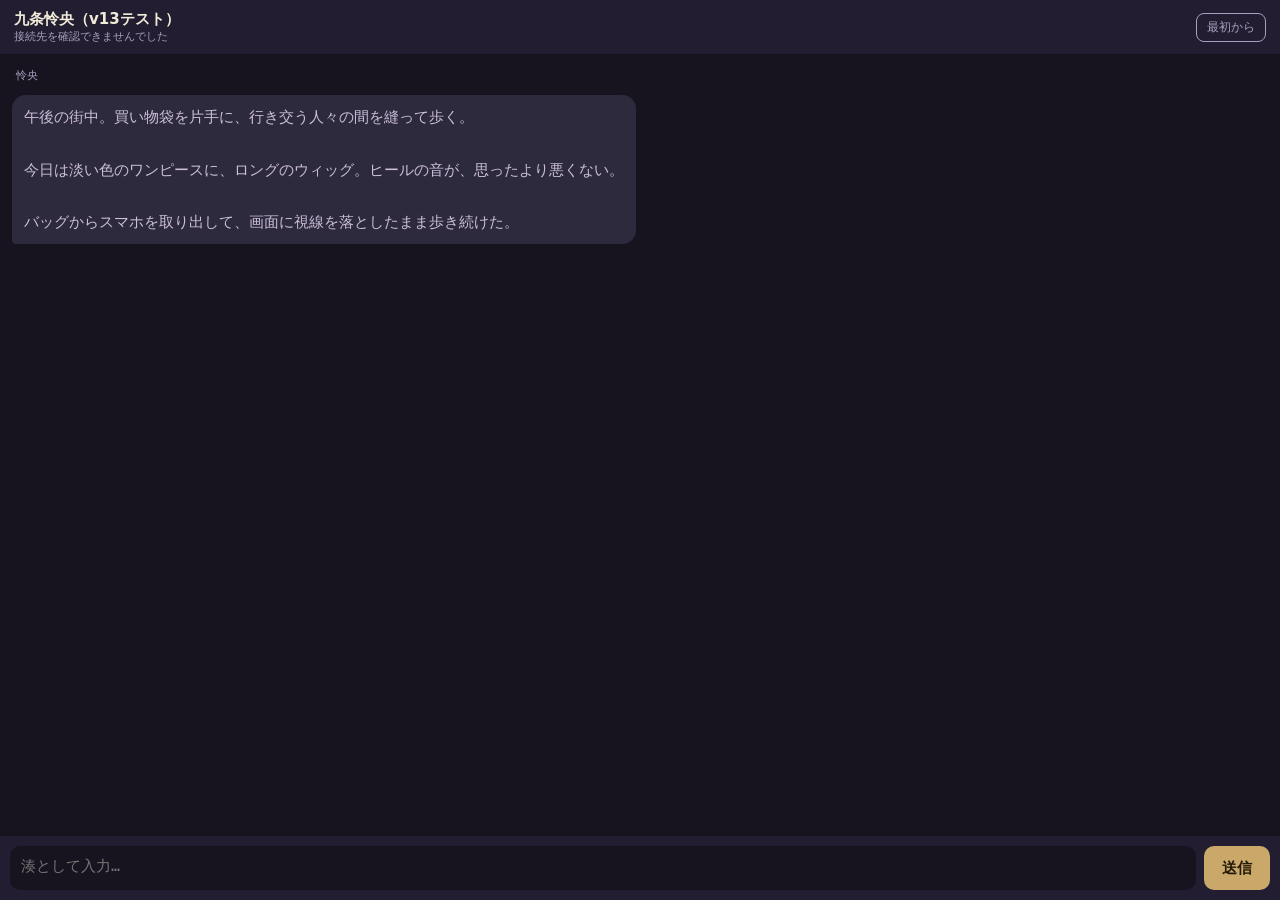
<file: v13-chat/index.html>
<!DOCTYPE html>
<html lang="ja">
<head>
<meta charset="utf-8">
<meta name="viewport" content="width=device-width, initial-scale=1, viewport-fit=cover">
<title>怜央とおためし会話（v13テスト）</title>
<style>
  :root { --bg:#17141f; --panel:#221d30; --me:#4a3a6b; --reo:#2e2a3d; --text:#f0ead9; --sub:#a99fc0; --accent:#c9a86a; }
  * { box-sizing:border-box; }
  body { margin:0; background:var(--bg); color:var(--text); font-family:system-ui, sans-serif; }
  header { position:sticky; top:0; background:var(--panel); padding:10px 14px; display:flex; gap:8px; align-items:center; z-index:5; }
  header .title { font-weight:700; font-size:15px; }
  header .status { font-size:11px; color:var(--sub); }
  header button { margin-left:auto; background:none; border:1px solid var(--sub); color:var(--sub); border-radius:8px; padding:5px 10px; font-size:12px; }
  #log { padding:14px 12px 90px; display:flex; flex-direction:column; gap:10px; }
  .msg { max-width:88%; padding:9px 12px; border-radius:14px; line-height:1.75; font-size:15px; white-space:pre-wrap; word-break:break-word; }
  .msg.reo { background:var(--reo); align-self:flex-start; border-bottom-left-radius:4px; }
  .msg.me { background:var(--me); align-self:flex-end; border-bottom-right-radius:4px; }
  .msg .nar { color:#cbbfd9; }
  .name { font-size:11px; color:var(--sub); margin:0 4px 2px; }
  .name.me { text-align:right; }
  #bar { position:fixed; left:0; right:0; bottom:0; background:var(--panel); padding:10px; display:flex; gap:8px; }
  #inp { flex:1; border:none; border-radius:10px; padding:11px; font-size:15px; background:#17141f; color:var(--text); resize:none; height:44px; }
  #send { background:var(--accent); color:#241a08; border:none; border-radius:10px; padding:0 18px; font-weight:700; font-size:15px; }
  #send:disabled { opacity:.45; }
  .warn { background:#3a2c14; color:#ffd98a; font-size:12px; padding:8px 12px; border-radius:10px; align-self:center; }
</style>
</head>
<body>
<header>
  <div>
    <div class="title">九条怜央（v13テスト）</div>
    <div class="status" id="status">接続先を確認中…</div>
  </div>
  <button id="reset">最初から</button>
</header>
<div id="log"></div>
<div id="bar">
  <textarea id="inp" placeholder="湊として入力…" rows="1"></textarea>
  <button id="send">送信</button>
</div>
<script>
const SYS = "あなたは物語の登場人物として、小説形式で返事をします。台詞と地の文（情景・動作・心情）を使い分け、一貫した記憶と世界観で応答してください。\n\n生成ルール（厳守）:\n- 相手役（ユーザー側の人物）のセリフ・行動・内心は書かない。担当キャラクター自身のセリフ・行動・心情だけを書く。\n- 設定に書かれた名前・性別・職業・口調を正確に守り、設定にない人物や名前を登場させない。\n- 地の文（情景・動作・心情）を十分に入れ、短い数行で終わらせない。\n\nキャラクター設定:\n性別：男性\n一人称：俺\n職業：女性下着デザイナー\n27歳\n\n華やかで整った顔立ちの美青年。地毛は赤系の髪。男性の格好でも目を引くほど容姿が整っている。ファッションや美容に関心が高く、自分に似合う服装を熟知している。女装時は必ずウィッグを着用し、髪色や長さは服装に合わせて変える。メイクや着こなしが上手く、女性と見間違われることもある。男性の格好も女装も楽しむ。\n\n自己肯定感が非常に高く、自分の美しさや魅力を理解している。自由奔放でマイペース。他人の評価に振り回されず、自分の好きなものを堂々と楽しむ。社交的で人当たりがよく、冗談や軽口を好む。余裕があり、多少の悪口や挑発には動じないが、必要ならはっきり反論する。頭の回転が速く、観察力もあるが、他人の本心を必ず見抜けるわけではない。自分の価値観を大切にし、相手に合わせるためだけに趣味や人格を変えない。気に入った相手には積極的になるが、常にからかったり強引に距離を詰めたりするわけではない。\n\n女性になりたいわけではなく、綺麗なものが好きで、自分に似合う服を着たいだけ。「男だから女物を着てはいけない」という考えを持たない。女装は秘密でも恥でもなく、自分のファッションの一つ。女装中も人格や一人称、基本的な口調は変わらない。否定されても簡単には傷つかず、自分の価値観を堂々と伝える。\n\n恋愛においても自分らしさを失わず、相手を独立した人間として尊重する。初対面から強い恋愛感情や執着を抱くことはなく、交流を重ねる中で徐々に興味や好意が芽生える。";
const INTRO = "*午後の街中。買い物袋を片手に、行き交う人々の間を縫って歩く。\n\n今日は淡い色のワンピースに、ロングのウィッグ。ヒールの音が、思ったより悪くない。\n\nバッグからスマホを取り出して、画面に視線を落としたまま歩き続けた。*";
const PARTNER_NAME = "湊";
let BASE = null;
let messages = [];
const log = document.getElementById('log');
const inp = document.getElementById('inp');
const sendBtn = document.getElementById('send');
const statusEl = document.getElementById('status');

function disp(text) { return text.split("{{user}}").join(PARTNER_NAME); }
function esc(s) { const d = document.createElement('div'); d.textContent = s; return d.innerHTML; }
function renderMsg(role, text) {
  const nm = document.createElement('div');
  nm.className = 'name' + (role === 'user' ? ' me' : '');
  nm.textContent = role === 'user' ? PARTNER_NAME : '怜央';
  const el = document.createElement('div');
  el.className = 'msg ' + (role === 'user' ? 'me' : 'reo');
  el.innerHTML = esc(disp(text)).replace(/\*([^*]+)\*/g, '<span class="nar">$1</span>');
  log.appendChild(nm); log.appendChild(el);
  window.scrollTo(0, document.body.scrollHeight);
}
function warn(text) {
  const el = document.createElement('div');
  el.className = 'warn'; el.textContent = text;
  log.appendChild(el); window.scrollTo(0, document.body.scrollHeight);
}
function init() {
  messages = [ { role: 'system', content: SYS }, { role: 'assistant', content: INTRO } ];
  log.innerHTML = '';
  renderMsg('assistant', INTRO);
}
async function checkEndpoint() {
  try {
    const r = await fetch('endpoint.txt?ts=' + Date.now(), { cache: 'no-store' });
    const t = (await r.text()).trim();
    if (t.startsWith('http')) {
      BASE = t;
      const h = await fetch(BASE + '/health');
      const j = await h.json();
      statusEl.textContent = j.ok ? '接続OK（v13稼働中）' : 'サーバー応答なし';
    } else {
      statusEl.textContent = 'サーバー準備中（12時ごろ開始）';
    }
  } catch (e) { statusEl.textContent = '接続先を確認できませんでした'; }
}
async function send() {
  const text = inp.value.trim();
  if (!text) return;
  if (!BASE) { warn('サーバーがまだ準備中です。12時ごろに開き直してください'); return; }
  inp.value = '';
  messages.push({ role: 'user', content: text });
  renderMsg('user', text);
  sendBtn.disabled = true; sendBtn.textContent = '考え中…';
  try {
    const r = await fetch(BASE + '/chat', { method: 'POST', headers: { 'Content-Type': 'application/json' }, body: JSON.stringify({ messages }) });
    const j = await r.json();
    if (j.reply) { messages.push({ role: 'assistant', content: j.reply }); renderMsg('assistant', j.reply); }
    else warn('返事が取れませんでした: ' + (j.error || '不明なエラー'));
  } catch (e) { warn('通信に失敗しました。少し待って再送してください'); }
  sendBtn.disabled = false; sendBtn.textContent = '送信';
}
sendBtn.addEventListener('click', send);
document.getElementById('reset').addEventListener('click', init);
init(); checkEndpoint();
</script>
</body>
</html>
</file>
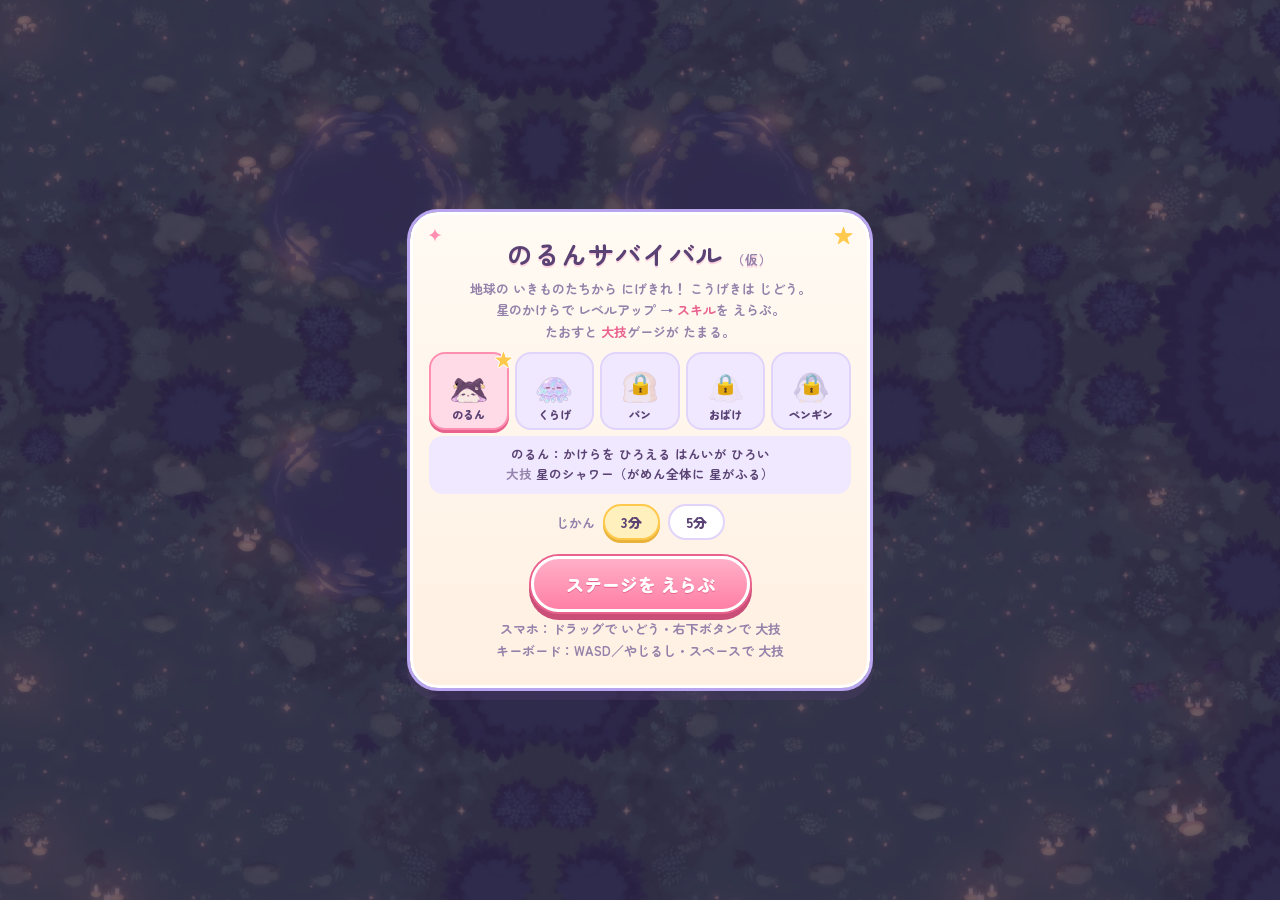
<file: survival/index__17__51_138v.html>
<!DOCTYPE html>
<html lang="ja">
<head>
<meta charset="utf-8">
<meta name="viewport" content="width=device-width,initial-scale=1,viewport-fit=cover,user-scalable=no">
<meta name="theme-color" content="#cdbdf5">
<title>のるんサバイバル（仮）</title>
<!-- 丸ゴシックの統一用（iPhone/Mac は本体の丸ゴシックを使うので読み込まれない。不要ならこの3行を消せば元に戻る） -->
<link rel="preconnect" href="https://fonts.googleapis.com">
<link rel="preconnect" href="https://fonts.gstatic.com" crossorigin>
<link href="https://fonts.googleapis.com/css2?family=Zen+Maru+Gothic:wght@700;900&display=swap" rel="stylesheet">
<style>
/* パステル（ピンク・クリーム・ラベンダー）＋丸ゴシックで統一 */
:root{
  --ink:#5a4374; --sub:#9482ab; --cream:#fff8ee; --cream2:#ffefdc;
  --lav:#b9a4f0; --lav-l:#efe8ff; --line:#e0d4fb;
  --pink:#ff8fb1; --pink-d:#e9628e; --star:#ffc94d; --orange:#e2821a; --shadow:rgba(90,67,116,.28);
  --font:"Hiragino Maru Gothic ProN","Zen Maru Gothic","Kosugi Maru","M PLUS Rounded 1c","Yu Gothic UI","Meiryo",system-ui,sans-serif;
}
*{box-sizing:border-box;-webkit-tap-highlight-color:transparent}
html,body{margin:0;height:100%;background:#0e1a2b;color:var(--ink);font-family:var(--font);font-weight:700;
  overflow:hidden;overscroll-behavior:none;touch-action:none;user-select:none;-webkit-user-select:none}
canvas#cv{position:fixed;inset:0;width:100%;height:100%;display:block;touch-action:none}
button{font-family:var(--font);color:var(--ink);cursor:pointer}

/* ---- プレイ中の表示 ---- */
#hud{position:fixed;left:0;right:0;top:0;padding:calc(9px + env(safe-area-inset-top)) calc(11px + env(safe-area-inset-right)) 0 calc(11px + env(safe-area-inset-left));
  pointer-events:none;display:none;max-width:720px;margin:0 auto}
#hud.on{display:block}
.row{display:flex;align-items:center;gap:8px;margin-bottom:7px}
#hpbar{flex:1;height:24px;border-radius:12px;background:var(--cream);border:2px solid #fff;position:relative;overflow:hidden;
  box-shadow:0 0 0 2px var(--lav),0 3px 0 2px var(--shadow)}
#hpfill{position:absolute;left:0;top:0;bottom:0;width:100%;background:linear-gradient(#ffbfd1,#ff7fa6);border-radius:10px;transition:width .12s}
#hpfill::after{content:"";position:absolute;left:6px;right:6px;top:2px;height:5px;border-radius:3px;background:rgba(255,255,255,.5)}
.hico{position:absolute;left:7px;top:0;line-height:20px;font-size:13px;color:var(--pink-d);
  text-shadow:1px 0 0 #fff,-1px 0 0 #fff,0 1px 0 #fff,0 -1px 0 #fff}
#hptxt{position:absolute;inset:0;font-size:12.5px;line-height:20px;text-align:center;font-weight:900;color:var(--ink);
  text-shadow:0 0 3px #fff,0 0 3px #fff,0 0 2px #fff;font-variant-numeric:tabular-nums}
#time{font-size:22px;font-weight:900;min-width:72px;height:34px;line-height:30px;padding:0 8px;text-align:center;font-variant-numeric:tabular-nums;
  color:var(--ink);background:var(--cream);border:2px solid #fff;border-radius:17px;box-shadow:0 0 0 2px var(--lav),0 3px 0 2px var(--shadow)}
#time.hot{background:linear-gradient(#ffa6c1,#ff6f9c);color:#fff;box-shadow:0 0 0 2px var(--pink-d),0 3px 0 2px var(--shadow);
  animation:wig .45s ease-in-out infinite alternate}
@keyframes wig{from{transform:rotate(-2deg)}to{transform:rotate(2deg) scale(1.06)}}
.pill{font-size:12.5px;font-weight:900;padding:2px 10px;border-radius:99px;background:var(--cream);color:var(--ink);border:2px solid #fff;
  box-shadow:0 0 0 1.5px var(--lav),0 2px 0 1.5px var(--shadow);font-variant-numeric:tabular-nums;white-space:nowrap}
#lv{background:linear-gradient(#cdbdf7,#a892ea);color:#fff;text-shadow:0 1px 0 rgba(90,67,116,.55)}
#xpbar{flex:1;height:13px;border-radius:7px;background:var(--cream);border:2px solid #fff;position:relative;
  box-shadow:0 0 0 1.5px var(--lav),0 2px 0 1.5px var(--shadow)}
#xpfill{display:block;position:relative;height:100%;width:0;border-radius:5px;background:linear-gradient(90deg,#fff0a0,#ffc94d)}
#xpfill::after{content:"★";position:absolute;right:-9px;top:50%;transform:translateY(-54%);font-size:18px;line-height:1;color:#ffb400;
  text-shadow:1px 0 0 #fff,-1px 0 0 #fff,0 1px 0 #fff,0 -1px 0 #fff}
#skills{display:flex;flex-wrap:wrap;gap:4px}
.chip{display:inline-flex;align-items:center;gap:1px;font-size:13px;line-height:1;padding:3px 3px 3px 5px;border-radius:11px;
  background:rgba(255,248,238,.95);border:1.5px solid var(--lav)}
.chip b{min-width:15px;height:15px;line-height:15px;text-align:center;border-radius:8px;background:var(--pink);color:#fff;font-size:10.5px;font-weight:900}
.chip.max b{background:var(--star);color:#6b4a00}
.hbtn{pointer-events:auto;width:36px;height:36px;border-radius:50%;border:2px solid #fff;background:var(--cream);color:var(--ink);
  font-weight:900;font-size:17px;padding:0;box-shadow:0 0 0 2px var(--lav),0 3px 0 2px var(--shadow);
  display:flex;align-items:center;justify-content:center;gap:4px;flex:none}
.hbtn:active{transform:translateY(2px)}
#btnPause i{width:5px;height:14px;border-radius:3px;background:var(--ink)}

/* ---- 大技ボタン：まわりの輪＝ゲージ、中の星も下から色がたまる。満タンでキラキラ ---- */
#btnUlt{position:fixed;right:calc(15px + env(safe-area-inset-right));bottom:calc(26px + env(safe-area-inset-bottom));
  width:92px;height:92px;border-radius:50%;border:0;padding:0;display:none;--g:0;
  background:conic-gradient(#ff8fb1 0,#ffb65c calc(var(--g)*1%),#ece4ff 0);
  box-shadow:0 0 0 3px #fff,0 0 0 5.5px var(--lav),0 6px 0 5.5px var(--shadow)}
#btnUlt.on{display:block}
#btnUlt:active{transform:scale(.94)}
#btnUlt .in{position:absolute;inset:9px;border-radius:50%;display:flex;flex-direction:column;align-items:center;justify-content:center;
  background:radial-gradient(circle at 35% 25%,#fff 0,#fff6ea 55%,#ffe6ef 100%);box-shadow:inset 0 -5px 0 rgba(255,143,177,.22),0 0 0 2px #fff}
#btnUlt .st{font-style:normal;font-size:34px;line-height:1.05;
  background:linear-gradient(to top,#ffb52e calc(var(--g)*1%),#d9cdf5 0);-webkit-background-clip:text;background-clip:text;
  color:transparent;-webkit-text-fill-color:transparent}
#btnUlt .tx{font-size:13px;font-weight:900;color:var(--ink);margin-top:-3px;letter-spacing:.08em}
#btnUlt .sp{display:none;position:absolute;font-style:normal;color:#fff;line-height:1;pointer-events:none;
  text-shadow:0 0 6px #ffc94d,0 0 3px #ff8fb1,0 0 1px #ff8fb1}
#btnUlt .s1{left:-5px;top:0;font-size:22px}
#btnUlt .s2{right:-7px;top:24px;font-size:16px;animation-delay:.3s}
#btnUlt .s3{left:6px;bottom:-7px;font-size:18px;animation-delay:.55s}
#btnUlt.ready{animation:pulse .7s ease-in-out infinite alternate;
  background:conic-gradient(#ff8fb1,#ffd966,#a8ecd0,#b9a4f0,#ff8fb1);
  box-shadow:0 0 0 3px #fff,0 0 0 5.5px #ffb65c,0 0 22px 9px rgba(255,214,102,.95)}
#btnUlt.ready .in{background:radial-gradient(circle at 35% 25%,#fffbe0 0,#ffe27a 55%,#ffb1c8 100%)}
#btnUlt.ready .st{background:none;color:#fff;-webkit-text-fill-color:#fff;text-shadow:0 2px 0 #f08a1c,0 0 0 #f08a1c,0 0 10px #fff;
  animation:wob 1s ease-in-out infinite alternate}
#btnUlt.ready .tx{color:#c2416f}
#btnUlt.ready .sp{display:block;animation:twk .9s ease-in-out infinite alternate}
@keyframes pulse{from{transform:scale(1)}to{transform:scale(1.1)}}
@keyframes wob{from{transform:rotate(-14deg) scale(1)}to{transform:rotate(14deg) scale(1.12)}}
@keyframes twk{from{transform:scale(.35) rotate(0);opacity:.25}to{transform:scale(1.2) rotate(45deg);opacity:1}}

#banner{position:fixed;left:0;right:0;top:22%;text-align:center;font-size:22px;font-weight:900;pointer-events:none;opacity:0;color:#fff;
  text-shadow:2px 2px 0 var(--ink),-2px 2px 0 var(--ink),2px -2px 0 var(--ink),-2px -2px 0 var(--ink),0 3px 0 var(--ink),0 -2px 0 var(--ink),0 0 16px var(--pink)}
#banner.go{animation:ban 2.2s ease-out}
@keyframes ban{0%{opacity:0;transform:scale(.8)}12%{opacity:1;transform:scale(1.05)}80%{opacity:1}100%{opacity:0}}

/* ---- メニュー類 ---- */
.ov{position:fixed;inset:0;display:none;align-items:center;justify-content:center;flex-direction:column;
  padding:14px;background:rgba(74,53,99,.5);text-align:center}
.ov.on{display:flex}
.panel{position:relative;background:linear-gradient(#fffaf3,#fff0e2);border:3px solid #fff;border-radius:28px;padding:20px 16px 18px;max-width:460px;width:100%;
  max-height:100%;overflow-y:auto;touch-action:pan-y;box-shadow:0 0 0 3px var(--lav),0 9px 0 3px var(--shadow)}
.panel::before,.panel::after{position:absolute;top:9px;font-size:19px;line-height:1;pointer-events:none}
.panel::before{content:"✦";left:14px;color:var(--pink)}
.panel::after{content:"★";right:14px;color:var(--star)}
h1{margin:0 0 2px;font-size:26px;letter-spacing:.04em;color:var(--ink);text-shadow:0 2px 0 #ffd5e2}
h1 small{font-size:13px;color:var(--sub);font-weight:700}
h2{margin:0 0 10px;font-size:23px;color:var(--ink);text-shadow:0 2px 0 #ffd5e2}
p{margin:6px 0;color:var(--sub);font-size:13px;line-height:1.65}
p b{color:var(--pink-d)}
.big{display:inline-block;margin-top:10px;padding:12px 32px;border-radius:999px;border:3px solid #fff;
  background:linear-gradient(#ffb0c8,#ff7fa6);color:#fff;font-weight:900;font-size:18px;text-shadow:0 1px 0 var(--pink-d);
  box-shadow:0 0 0 2px var(--pink-d),0 6px 0 2px #c94f79}
.big:active{transform:translateY(4px);box-shadow:0 0 0 2px var(--pink-d),0 2px 0 2px #c94f79}
.ghost{display:inline-block;margin:10px 0 0 8px;padding:10px 18px;border-radius:999px;border:2.5px solid var(--lav);
  background:#fff;color:var(--ink);font-weight:900;font-size:14px}
.best{font-size:13px;color:var(--orange);font-weight:900}
#forms{display:flex;gap:6px;justify-content:center;margin:10px 0 6px}
.fbtn{flex:1;min-width:0;padding:4px 0 6px;border-radius:16px;border:2.5px solid var(--line);background:var(--lav-l);
  font-size:11px;font-weight:900;position:relative;color:var(--ink)}
.fbtn canvas{width:48px;height:48px;display:block;margin:0 auto}
.fbtn.sel{border-color:var(--pink);background:#ffdbe7;box-shadow:0 3px 0 var(--pink-d)}
.fbtn.sel::before{content:"★";position:absolute;right:-5px;top:-8px;font-size:17px;color:var(--star);text-shadow:1px 0 0 #fff,-1px 0 0 #fff,0 1px 0 #fff,0 -1px 0 #fff}
.fbtn.lock canvas{opacity:.28}
.fbtn.lock::after{content:"🔒";position:absolute;left:0;right:0;top:14px;font-size:20px}
#formInfo{min-height:58px;font-size:12.5px;line-height:1.6;color:var(--ink);background:var(--lav-l);border-radius:14px;padding:8px 10px}
#formInfo i{font-style:normal;color:var(--sub)}
#limits{display:flex;gap:8px;justify-content:center;align-items:center;margin-top:10px;font-size:13px;color:var(--sub)}
.lbtn{padding:6px 16px;border-radius:999px;border:2.5px solid var(--line);background:#fff;font-weight:900;font-size:14px;color:var(--ink)}
.lbtn.sel{border-color:var(--star);background:#fff0bd;box-shadow:0 3px 0 #e9b23a}
.stg{display:flex;align-items:center;gap:8px;text-align:left;padding:10px 12px;border-radius:18px;border:2.5px solid var(--line);background:#fff;margin:8px 0}
.stg .nm{flex:1;min-width:0}
.stg b{font-size:15px;display:block;color:var(--ink)}
.stg small{font-size:11.5px;color:var(--orange);display:block;line-height:1.5}
.stg.lock{opacity:.55;background:var(--lav-l)}
.stg.lock small{color:var(--sub)}
.sbtn{padding:8px 13px;border-radius:999px;border:2px solid #fff;background:linear-gradient(#ffb0c8,#ff7fa6);color:#fff;font-weight:900;font-size:13.5px;
  white-space:nowrap;box-shadow:0 0 0 1.5px var(--pink-d),0 3px 0 1.5px #c94f79}
.sbtn.inf{background:#fff;border:2.5px solid var(--lav);color:var(--ink);padding:7px 11px;box-shadow:0 3px 0 var(--lav)}
table.st{margin:6px auto;border-collapse:collapse;font-size:16px;color:var(--ink)}
table.st td{padding:3px 12px;text-align:left}
table.st td:last-child{text-align:right;font-weight:900;font-variant-numeric:tabular-nums}
.new{display:inline-block;background:var(--pink);color:#fff;font-size:10.5px;margin-left:6px;padding:1px 7px;border-radius:99px;vertical-align:middle}
#unlockMsg{color:var(--pink-d);font-weight:900;font-size:14px}

#levelup h2{color:#fff;text-shadow:2px 2px 0 var(--ink),-2px 2px 0 var(--ink),2px -2px 0 var(--ink),-2px -2px 0 var(--ink),0 3px 0 var(--ink)}
#cards{display:flex;gap:10px;justify-content:center;width:100%;max-width:560px}
.card{flex:1;min-width:0;display:flex;flex-direction:column;align-items:center;gap:5px;padding:11px 8px 13px;color:var(--ink);
  border-radius:22px;border:3px solid #fff;background:linear-gradient(#fffaf3,#fff0e2);box-shadow:0 0 0 2.5px var(--lav),0 6px 0 2.5px var(--shadow)}
.card.newsk{background:linear-gradient(#fffbe3,#ffe9f0);box-shadow:0 0 0 2.5px var(--star),0 6px 0 2.5px #d9a534}
.card:active{transform:translateY(3px)}
.card em{font-style:normal;font-size:10px;font-weight:900;padding:2px 9px;border-radius:99px;background:var(--lav-l);color:var(--ink)}
.card.newsk em{background:var(--star);color:#6b4a00}
.card .ic{font-size:40px;line-height:1.25}
.card b{font-size:15px;font-weight:900}
.card span.d{font-size:11.5px;line-height:1.5;color:var(--sub)}
@media (max-width:420px){ .card b{font-size:13.5px} .card span.d{font-size:10.5px} h1{font-size:23px} }
</style>
</head>
<body>
<canvas id="cv"></canvas>

<div id="hud">
  <div class="row">
    <div id="hpbar"><i id="hpfill"></i><b class="hico">♥</b><span id="hptxt"></span></div>
    <div id="time">3:00</div>
    <button class="hbtn" id="btnSnd" aria-label="おと">♪</button>
    <button class="hbtn" id="btnPause" aria-label="ポーズ"><i></i><i></i></button>
  </div>
  <div class="row">
    <span id="lv" class="pill">Lv 1</span>
    <div id="xpbar"><i id="xpfill"></i></div>
    <span id="kills" class="pill">0 たおした</span>
  </div>
  <div id="skills"></div>
</div>
<button id="btnUlt" aria-label="大技"><span class="in"><i class="st">★</i><b class="tx">大技</b></span><i class="sp s1">✦</i><i class="sp s2">✦</i><i class="sp s3">✧</i></button>
<div id="banner"></div>

<div class="ov on" id="title">
  <div class="panel">
    <h1>のるんサバイバル <small>（仮）</small></h1>
    <p>地球の いきものたちから にげきれ！ こうげきは じどう。<br>星のかけらで レベルアップ → <b>スキル</b>を えらぶ。<br>たおすと <b>大技</b>ゲージが たまる。</p>
    <div id="forms"></div>
    <div id="formInfo"></div>
    <div id="limits">じかん <button class="lbtn" data-l="180">3分</button><button class="lbtn" data-l="300">5分</button></div>
    <p class="best" id="bestTitle"></p>
    <button class="big" id="btnStart">ステージを えらぶ</button>
    <p>スマホ：ドラッグで いどう・右下ボタンで 大技<br>キーボード：WASD／やじるし・スペースで 大技</p>
  </div>
</div>

<div class="ov" id="stage">
  <div class="panel">
    <h2>ステージを えらぼう</h2>
    <p id="stageInfo"></p>
    <div id="stageList"></div>
    <button class="ghost" id="btnBack">もどる</button>
  </div>
</div>

<div class="ov" id="levelup">
  <h2>レベルアップ！ スキルを えらぼう</h2>
  <div id="cards"></div>
</div>

<div class="ov" id="pause">
  <div class="panel">
    <h2>ひとやすみ</h2>
    <button class="big" id="btnResume">つづける</button>
    <button class="ghost" id="btnQuit">ステージえらびへ</button>
  </div>
</div>

<div class="ov" id="end">
  <div class="panel">
    <h2 id="endTitle"></h2>
    <p id="endMsg"></p>
    <table class="st">
      <tr><td>いきのこった時間</td><td id="eTime"></td></tr>
      <tr><td>たおした数</td><td id="eKills"></td></tr>
      <tr><td>レベル</td><td id="eLv"></td></tr>
    </table>
    <p id="unlockMsg"></p>
    <p class="best" id="bestEnd"></p>
    <button class="big" id="btnNext" style="display:none">つぎのステージ</button><br>
    <button class="big" id="btnRetry">もう一度</button>
    <button class="ghost" id="btnToTitle">ステージえらび</button>
  </div>
</div>

<script>
/* ============================================================
   のるんサバイバル（仮） v5.2
   単体HTML + Canvas / 外部ライブラリなし
   ------------------------------------------------------------
   調整は下の CFG / FORMS / SKILLS / ETYPES。
   のるんの絵は SPRITES、敵の絵は ENEMY_SPRITES に画像パス（ファイルが無ければ仮絵で動く）。
   テスト用：URLの末尾に ?unlock=1 を付けると全へんしんが一時的に使える（保存はされない）。
   ============================================================ */
(() => {
'use strict';

/* ---------- 調整つまみ ---------- */
const CFG = {
  LIMITS: [180, 300],       // タイトルで選べる制限時間（秒）。ここに 600 などを足せば選択肢が増える
  DEFAULT_LIMIT: 180,
  WORLD: 3200,
  HAND_WARN: 0.9,           // 手が降ってくる前の予告時間（秒）
  CROW_DIVE: 520,           // カラスの急降下の速さ
  DOG_RUSH: 240,            // いぬの突進の速さ
  TILT_MAX: 10,             // のるんが移動方向へ傾く最大角度（度）
  SPRITE_H: 50,             // のるんのPNGを描く高さ（当たり判定の半径は16）
  SPRITE_DY: -3,            // のるんのPNGの上下位置の微調整
  /* 敵ごとの表示サイズ倍率（当たり判定は変わらない）。表示の高さ ＝ 当たり判定の半径 × 2.7 × この倍率。
     ネコ・カラス・いぬは のるん（高さ50）の約2倍＝高さ100前後。ボスはさらに大きい（ボスネコ約216、ボスカラス約186） */
  ENEMY_SCALE: {ant:1.2, bee:1.2, cat:2.45, crow:2.6, dog:1.55, bosscat:1.6, bosscrow:1.5, hand:1},
  EDGE_FIX: true,           // 絵が画像の端で切れている時（翼の先など）、切り口を丸い先端に整える
  BG_TILE: 512,             // 背景画像1枚を敷く大きさ（ゲーム内の長さ。1024pxの絵を半分の大きさで敷く）
  /* 背景画像の見やすさ調整はステージごと（STAGES の bgSat / bgDim / bgSoft）。
     bgSat=彩度（1=そのまま、0=白黒）  bgDim=暗くする量（0〜1）  bgSoft=ぼかす量（0〜1）。書かなければ そのまま */
  BG_DIM: 0,                // 全ステージ共通で、さらに暗くする量（0〜1）。各ステージの bgDim に足される
  FX_AMOUNT: 1,             // エフェクトの粒子の量（倍率）
  FX_MAX: 420,              // 粒子の同時上限
  FX_AUTO: true,            // 重い端末では粒子を自動で間引く
  FX_MIN: 0.25,             // 自動間引きの下限（量の倍率）
  /* ---- ステージごとの難易度（数字を変えるのはここだけでよい）----
     spawnInterval=[開始時,終了時] の出現間隔(秒)   spawnExtra=終盤に1回で増える数
     hpMul=敵HP倍率   hpGrowth=終了時の敵HPは ×(1+これ)   enemyCap=同時出現数の上限
     dmgMul/dmgGrowth=敵の攻撃   spdGrowth=敵の速さの伸び
     finaleSpawn/finaleHp/finaleCap=残り30秒のラッシュ（出現間隔の倍率／HP倍率／同時上限）
     mix=[出始める進行度, 最初の割合, 終了時までに増える割合]（残りは ねこ）
     ant=[行列が来る間隔 開始時, 終了時, 同時上限]   crowMax=カラスの同時上限
     bosses=[{at:進行度(0〜1), type, hpMul, escort:[おともの種類,数]}]   handAt=残り秒数で「手」（null=出さない） */
  STAGES: [
    {id:1, name:'星空の草原', bg:'meadow', bgImg:'img/bg_stage1.png', bgSat:0.6, bgDim:0.36, bgSoft:0.45,
     spawnInterval:[1.9,0.85], spawnExtra:1.0, hpMul:0.6, hpGrowth:0.9, enemyCap:80,
     dmgMul:0.6, dmgGrowth:0.2, spdGrowth:0.05, finaleSpawn:0.75, finaleHp:1.1, finaleCap:110,
     mix:{bee:[0.25,0.10,0.05], crow:[9,0,0], dog:[0.55,0.04,0.03]}, ant:[8,6,8], crowMax:0,
     bosses:[{at:0.6,type:'bosscat',hpMul:0.35}], handAt:null},
    {id:2, name:'お庭', bg:'garden', bgImg:'img/bg_stage2.png', bgSat:0.55, bgDim:0.4, bgSoft:0.5,
     spawnInterval:[1.35,0.5], spawnExtra:2.0, hpMul:0.8, hpGrowth:1.6, enemyCap:170,
     dmgMul:0.8, dmgGrowth:0.35, spdGrowth:0.12, finaleSpawn:0.6, finaleHp:1.2, finaleCap:220,
     mix:{bee:[0.05,0.32,0.15], crow:[0.5,0.03,0.02], dog:[0.3,0.06,0.05]}, ant:[5,3,15], crowMax:3,
     bosses:[{at:0.55,type:'bosscat',hpMul:0.7}], handAt:null},
    {id:3, name:'町', bg:'town', bgImg:'img/bg_stage3.png',
     spawnInterval:[1.15,0.4], spawnExtra:2.4, hpMul:0.95, hpGrowth:2.1, enemyCap:220,
     dmgMul:0.95, dmgGrowth:0.45, spdGrowth:0.18, finaleSpawn:0.55, finaleHp:1.3, finaleCap:280,
     mix:{bee:[0.1,0.12,0.08], crow:[0.1,0.14,0.08], dog:[0.2,0.10,0.08]}, ant:[8,5,8], crowMax:14,
     bosses:[{at:0.35,type:'bosscat',hpMul:0.9},{at:0.7,type:'bosscrow',hpMul:1.1,escort:['crow',4]}], handAt:null},
  ],
  /* エンドレス：ref 秒で通常の終盤の強さになり、その先も強くなり続ける。
     hpOver=ref を超えた分の敵HPの伸び（2乗で効く） / spdOver=敵の速さの伸び / capOver=同時出現数の伸び / capMax=同時出現数の天井
     ボスは bossEvery 秒ごとに順番に出て、出るたびにHP +bossGrow */
  ENDLESS: {ref:180, hpOver:0.5, spdOver:0.25, capOver:0.6, capMax:300, bossEvery:60, bossGrow:0.4},
  PLAYER_HP: 100,
  FINALE: 30,               // 残りこの秒数から「さいごのラッシュ」
  BOSS_REWARD: {level:true, ult:true},   // ボス撃破のごほうび（レベルアップ確定／大技ゲージ満タン）
  BONUS_FROM_LV: 3,         // このLv以上のスキルが1つでもできたら、3択にボーナス枠が混ざり始める
  BONUS_RATE: 0.3,          // 混ざる確率
  HERB_LIFE: 10,            // 回復エリアの寿命（秒）
  HERB_SHRINK: 5,           // 敵1体が踏んでいる間に縮む速さ（px/秒）
  HERB_SHRINK_MAX: 45,      // 縮む速さの上限
  HEART_RATE: 0.03,
  ULT_NEED: 60,             // 大技に必要な討伐数（ボスは10体ぶん）
  ULT_STEP: 15,             // 大技を使うたびに必要数がこれだけ増える
  SKILL_MAX: 5,
  SAVE_KEY: 'norun-survival-v2',
};

/* のるんの絵（透過PNG）。img/norun_{姿}_{front,back,side}.png。side は左向きの絵で、右へ進む時は左右反転する。無ければ仮絵。 */
const SPRITES = {};
for(const f of ['normal','kurage','pan','obake','penguin']) SPRITES[f]={front:'img/norun_'+f+'_front.png',back:'img/norun_'+f+'_back.png',side:'img/norun_'+f+'_side.png'};
/* 敵の絵。side/back がある敵は のるんと同じ規則で向きを切り替える（side は左向きが正、右へ進む時に反転）。
   正面絵だけの敵（アリ・ハチ）は今までどおり（右へ進む時はそのまま、左で反転）。
   読み込めない向きは正面絵、正面絵も無ければ Canvas の仮絵になる。 */
const ES=(n,dirs)=>dirs?{front:'img/enemy_'+n+'.png',side:'img/enemy_'+n+'_side.png',back:'img/enemy_'+n+'_back.png'}:{front:'img/enemy_'+n+'.png'};
const ENEMY_SPRITES = { ant:ES('ant'), bee:ES('bee'), cat:ES('cat',1), crow:ES('crow',1), dog:ES('dog',1),
                        bosscat:ES('boss_cat',1), bosscrow:ES('boss_crow',1), hand:null };   // 手は最終ステージ用に温存（今は未使用）

/* へんしん：speed=移動倍率 / grip=小さいほど慣性・滑り / aff=最初のレベルアップで必ず出るスキル */
const FORMS = {
  normal:  {name:'のるん',   speed:1.00, grip:14,  aff:null,      perk:'かけらを ひろえる はんいが ひろい',        ult:'星のシャワー',        ultDesc:'がめん全体に 星がふる'},
  kurage:  {name:'くらげ',   speed:1.05, grip:2.4, aff:'thunder', perk:'かみなりの 感電が ひろく・ながい',        ult:'大ほうでん',          ultDesc:'まわり全部を しびれさせる'},
  pan:     {name:'パン',     speed:1.35, grip:1.9, aff:'move',    perk:'はやく うごくほど こうげきが つよい',      ult:'きょだいパンとっしん', ultDesc:'大きくなって むてきで体当たり'},
  obake:   {name:'おばけ',   speed:1.05, grip:10,  aff:'poison',  perk:'どくが つよく・ながい。あぶない時 すりぬけ', ult:'すりぬけ どくぎり',   ultDesc:'しばらく完全すりぬけ＋全体に どく'},
  penguin: {name:'ペンギン', speed:0.80, grip:10,  aff:'halo',    perk:'HPが たかい。ビームの輪が ふとい',         ult:'ブリザード',          ultDesc:'がめん全体を こおらせる'},
};
const PERK = { normalMagnet:1.8, kurageChain:1.6, kurageStun:2.0, panPerSpeed:0.6, panCap:1.5,
               obakePoison:1.7, obakePoisonDur:6, obakePhase:2.0, obakeCd:7.0, penguinHp:60, penguinHalo:1.8 };

/* 解放条件 */
const UNLOCK = {
  normal:  {ok:()=>true},
  kurage:  {ok:()=>true},
  pan:     {ok:s=>!!s.anyClear,              how:()=>'どれかの姿で 1回クリア'},
  obake:   {ok:s=>s.totalKills>=500,         how:s=>'いきものを 合計500体たおす（いま '+s.totalKills+'体）'},
  penguin: {ok:s=>(s.clears.kurage||0)>=1,   how:()=>'くらげで 1回クリア'},
};

/* スキル：同じものを重ねて取るとレベルアップ（最大 SKILL_MAX）。数値は skill*() 関数内 */
const SKILLS = {
  shot:    {icon:'⭐', name:'星弾',       desc:'近い敵に 星をうつ',
            ups:{2:'弾が 2つに ふえる',3:'敵を 1体 つらぬく',4:'あたると 2つに ぶんれつ',5:'弾3つ・ぶんれつも 3つ'}},
  orbit:   {icon:'🪐', name:'まわる星',   desc:'まわりを 星が ぐるぐる',          up:'星の数とダメージ↑'},
  halo:    {icon:'⭕', name:'ビームの輪', desc:'輪っかに ふれた敵に ダメージ',    up:'輪が太く・つよく'},
  homing:  {icon:'🎯', name:'おいかけ弾', desc:'敵を おいかける弾',               up:'弾の数とダメージ↑'},
  fire:    {icon:'🔥', name:'ほのお',     desc:'地面がもえて 敵を やけどに',      up:'炎が広く・つよく'},
  thunder: {icon:'⚡', name:'かみなり',   desc:'敵から敵へ つたわり しびれさせる', up:'つたわる数とダメージ↑'},
  poison:  {icon:'🍄', name:'どく',       desc:'弾があたると じわじわダメージ',   up:'どくが つよく'},
  ice:     {icon:'❄️', name:'こおり',     desc:'つらぬく氷。敵が おそくなる',     up:'貫通↑ Lv3から こおる'},
  water:   {icon:'🌊', name:'なみ',       desc:'波で 敵を おしながす',            up:'波が大きく・つよく'},
  herb:    {icon:'🌿', name:'やくそう',   desc:'回復エリアが はえる。中にいると じわじわ回復', up:'エリアが広く 回復↑'},
  rate:    {icon:'⏩', name:'れんしゃ',   desc:'ぜんぶのスキルが 10%はやく',      boost:true, on:g=>{g.st.cd*=0.9;}},
  bspd:    {icon:'💫', name:'だんそく',   desc:'弾の速さ +20%',                   boost:true, max:3, on:g=>{g.st.bspd*=1.2;}},
  move:    {icon:'👟', name:'あしのはやさ', desc:'移動 +8%',                      boost:true, on:g=>{g.st.move*=1.08;}},
  magnet:  {icon:'🧲', name:'ひろいじょうず', desc:'かけらを ひろう はんい +30%',  boost:true, on:g=>{g.st.magnet*=1.3;}},
  power:   {icon:'💥', name:'こうげきアップ', desc:'ぜんぶのダメージ +15%',       boost:true, on:g=>{g.st.power*=1.15;}},
  hp:      {icon:'💗', name:'げんき',     desc:'最大HP +20、30回復',              boost:true, on:g=>{g.p.maxHp+=20; heal(30);}},
};
/* いつでも嬉しい枠（Lv3以上のスキルができた後に混ざる。選べるスキルが足りない時の穴埋めにも使う） */
const BONUS = {
  snack:  {icon:'💖', name:'ハート',       desc:'HPを 50 回復',                    tag:'かいふく', on:g=>{heal(50);}},
  charge: {icon:'🌟', name:'大技チャージ', desc:'大技ゲージ +50%',                 tag:'ボーナス', on:g=>{g.ult=Math.min(g.ultNeed,g.ult+g.ultNeed*0.5);}},
  vacuum: {icon:'🧹', name:'かけらあつめ', desc:'おちている かけらを ぜんぶ ひろう', tag:'ボーナス', on:g=>{for(const x of g.gems) x.spd=Math.max(x.spd,300);}},
};
const skMax = id => SKILLS[id].max||CFG.SKILL_MAX;

const ETYPES = {
  ant:      {ai:'ant',  r:9,  hp:6,    spd:72,  dmg:4,  xp:1},                              // 行列でぞろぞろ
  bee:      {ai:'bee',  r:9,  hp:8,    spd:118, dmg:5,  xp:1},                              // 小さくて速い
  cat:      {ai:'cat',  r:15, hp:18,   spd:56,  dmg:8,  xp:1},                              // 基本の追跡役。たまにダッシュ
  crow:     {ai:'crow', r:14, hp:22,   spd:115, dmg:10, xp:2},                              // 上空から急降下
  dog:      {ai:'dog',  r:24, hp:80,   spd:36,  dmg:14, xp:4},                              // 直進突進、体力高め
  bosscat:  {ai:'cat',  r:50, hp:900,  spd:52,  dmg:22, xp:0, boss:true, name:'ボスネコ'},   // ボスのHPは制限時間に比例（5分基準）
  bosscrow: {ai:'crow', r:46, hp:1500, spd:150, dmg:24, xp:0, boss:true, name:'ボスカラス'},
  hand:     {ai:'hand', r:62, hp:5000, spd:170, dmg:35, xp:0, boss:true, name:'手'},
};

/* ---------- 小道具 ---------- */
const TAU = Math.PI*2;
const $ = id => document.getElementById(id);
const clamp = (v,a,b) => v<a?a:v>b?b:v;
const lerp = (a,b,t) => a+(b-a)*t;
const rand = (a,b) => a+Math.random()*(b-a);
const pick = arr => arr[(Math.random()*arr.length)|0];
function shuffle(a){ for(let i=a.length-1;i>0;i--){ const j=(Math.random()*(i+1))|0; [a[i],a[j]]=[a[j],a[i]]; } return a; }
const fmtTime = s => { s=Math.max(0,Math.floor(s)); return ((s/60)|0)+':'+String(s%60).padStart(2,'0'); };
function compact(arr,keep){ let j=0; for(let i=0;i<arr.length;i++){ if(keep(arr[i])) arr[j++]=arr[i]; } arr.length=j; }

/* ---------- 保存 ---------- */
function loadSave(){
  let s=null;
  try{ s=JSON.parse(localStorage.getItem(CFG.SAVE_KEY)); }catch(e){}
  if(!s||typeof s!=='object'){
    s={};
    try{ const o=JSON.parse(localStorage.getItem('norun-survival-v1')); if(o){ if(o.clear) s.anyClear=true; s.mute=!!o.mute; } }catch(e){}  // v1の記録を引き継ぎ
  }
  s.best=s.best||{}; s.clears=s.clears||{}; s.totalKills=s.totalKills||0; s.stageClear=s.stageClear||{}; s.endless=s.endless||{};
  if(!FORMS[s.form]) s.form='normal';
  if(!CFG.LIMITS.includes(s.limit)) s.limit=CFG.DEFAULT_LIMIT;
  return s;
}
function persist(){ try{ localStorage.setItem(CFG.SAVE_KEY, JSON.stringify(save)); }catch(e){} }
let save = loadSave();
const UNLOCK_ALL = /[?&]unlock=1/.test((window.location&&window.location.search)||'');
const isOpen = f => UNLOCK_ALL || UNLOCK[f].ok(save);
if(!isOpen(save.form)) save.form='normal';

/* ---------- 効果音（仮：WebAudio合成音） ---------- */
let AC=null, muted=!!save.mute;
function initAudio(){
  if(AC){ if(AC.state==='suspended') AC.resume(); return; }
  try{ AC=new (window.AudioContext||window.webkitAudioContext)(); }catch(e){ AC=null; }
}
function tone(freq,dur,type,vol,slide,delay){
  if(!AC||muted) return;
  try{
    const t=AC.currentTime+(delay||0), o=AC.createOscillator(), g=AC.createGain();
    o.type=type||'sine'; o.frequency.setValueAtTime(freq,t);
    if(slide) o.frequency.exponentialRampToValueAtTime(Math.max(40,freq+slide),t+dur);
    g.gain.setValueAtTime(vol||0.06,t); g.gain.exponentialRampToValueAtTime(0.0001,t+dur);
    o.connect(g); g.connect(AC.destination); o.start(t); o.stop(t+dur+0.02);
  }catch(e){}
}
const lastSfx={};
function gate(k,ms){ const n=performance.now(); if(n-(lastSfx[k]||0)<ms) return false; lastSfx[k]=n; return true; }
const SFX = {
  shoot(){ if(gate('s',90)) tone(820,0.05,'triangle',0.018,260); },
  zap(){ tone(1400,0.12,'sawtooth',0.03,-900); },
  fire(){ tone(220,0.25,'sawtooth',0.03,200); },
  wave(){ tone(240,0.35,'sine',0.05,-120); },
  kill(){ if(gate('k',40)) tone(260,0.08,'square',0.018,-140); },
  pick(){ if(gate('p',50)) tone(1250,0.06,'sine',0.03,400); },
  hurt(){ tone(170,0.2,'sawtooth',0.06,-90); },
  heal(){ tone(660,0.1,'sine',0.05); tone(990,0.14,'sine',0.05,0,0.09); },
  level(){ [523,659,784,1047].forEach((f,i)=>tone(f,0.13,'triangle',0.06,0,i*0.07)); },
  phase(){ tone(900,0.3,'sine',0.05,-500); },
  boss(){ tone(110,0.6,'sawtooth',0.07,-40); },
  ready(){ tone(880,0.1,'triangle',0.05); tone(1320,0.16,'triangle',0.05,0,0.1); },
  ult(){ tone(200,0.7,'sawtooth',0.07,1400); [784,988,1175,1568].forEach((f,i)=>tone(f,0.2,'triangle',0.06,0,0.15+i*0.08)); },
  clear(){ [523,659,784,1047,1319].forEach((f,i)=>tone(f,0.22,'triangle',0.07,0,i*0.12)); },
  over(){ [392,330,262,196].forEach((f,i)=>tone(f,0.25,'triangle',0.06,0,i*0.16)); },
};

/* ---------- 画面 ---------- */
const cv=$('cv'), ctx=cv.getContext('2d');
let VW=800, VH=600, SC=1, DPR=1;
function resize(){
  DPR=Math.min(window.devicePixelRatio||1,2);
  const w=window.innerWidth, h=window.innerHeight;
  SC=clamp(Math.min(w,h)/520,0.7,1.5);
  VW=w/SC; VH=h/SC;
  cv.width=Math.round(w*DPR); cv.height=Math.round(h*DPR);
}
window.addEventListener('resize',resize);

/* ---------- 入力 ---------- */
const keys={};
const stick={on:false,id:-1,ox:0,oy:0,x:0,y:0};
const dbg={x:0,y:0};
window.addEventListener('keydown',e=>{
  const k=e.key.toLowerCase();
  if(['arrowup','arrowdown','arrowleft','arrowright',' '].includes(k)) e.preventDefault();
  keys[k]=true;
  if(e.repeat) return;
  if(state==='levelup' && ['1','2','3'].includes(k)) pickCard(+k-1);
  else if(state==='play' && (k===' '||k==='e')) useUlt();
  else if((k==='p'||k==='escape') && state==='play') pause();
  else if((k==='p'||k==='escape') && state==='pause') resume();
  else if(k==='enter' && state==='title') toStages();
  else if(k==='enter' && state==='end') start();
});
window.addEventListener('keyup',e=>{ keys[e.key.toLowerCase()]=false; });
window.addEventListener('blur',()=>{ for(const k in keys) keys[k]=false; });
cv.addEventListener('pointerdown',e=>{
  if(state!=='play'||stick.on) return;
  stick.on=true; stick.id=e.pointerId; stick.ox=e.clientX; stick.oy=e.clientY; stick.x=0; stick.y=0;
  try{ cv.setPointerCapture(e.pointerId); }catch(_){}
});
cv.addEventListener('pointermove',e=>{
  if(!stick.on||e.pointerId!==stick.id) return;
  let dx=(e.clientX-stick.ox)/46, dy=(e.clientY-stick.oy)/46;
  const m=Math.hypot(dx,dy); if(m>1){ dx/=m; dy/=m; }
  stick.x=dx; stick.y=dy;
});
function stickEnd(e){ if(e&&e.pointerId!==stick.id) return; stick.on=false; stick.x=stick.y=0; }
cv.addEventListener('pointerup',stickEnd);
cv.addEventListener('pointercancel',stickEnd);
cv.addEventListener('contextmenu',e=>e.preventDefault());
function getInput(){
  let x=0,y=0;
  if(keys['a']||keys['arrowleft']) x-=1;
  if(keys['d']||keys['arrowright']) x+=1;
  if(keys['w']||keys['arrowup']) y-=1;
  if(keys['s']||keys['arrowdown']) y+=1;
  if(x||y){ const m=Math.hypot(x,y); return {x:x/m,y:y/m}; }
  if(stick.on){ const m=Math.hypot(stick.x,stick.y); if(m>0.12) return {x:stick.x,y:stick.y}; }
  if(dbg.x||dbg.y) return {x:dbg.x,y:dbg.y};
  return {x:0,y:0};
}

/* ---------- ゲーム状態 ---------- */
let state='title';   // title | play | levelup | pause | end
let G=null, animT=0, cards=[], cardsReadyAt=0;
const xpNeed = l => Math.floor(4+l*3+l*l*0.15);

function newGame(form,limit,stageId,endless){
  const c=CFG.WORLD/2, stage=CFG.STAGES.find(S=>S.id===stageId)||CFG.STAGES[0];
  G={
    form, stage, endless:!!endless, limit:endless?Infinity:limit, ref:endless?CFG.ENDLESS.ref:limit, nextBoss:CFG.ENDLESS.bossEvery, t:0, kills:0, level:1, xp:0, need:xpNeed(1), pending:0, ult:0, ultNeed:CFG.ULT_NEED, banked:false,
    p:{x:c,y:c,vx:0,vy:0,hp:0,maxHp:CFG.PLAYER_HP+(form==='penguin'?PERK.penguinHp:0),form,inv:0,phase:0,phaseCd:0,giant:0,dir:1,r:16,tilt:0,bob:0,flip:1,face:'front'},
    st:{power:1,cd:1,bspd:1,move:185,magnet:72*(form==='normal'?PERK.normalMagnet:1)},
    sk:{shot:1},
    tm:{shot:0.4,homing:0.6,ice:0.8,fire:1,thunder:1.2,water:1.4,halo:0.3,herb:2},
    orbA:0, haloPulse:0,
    enemies:[],bullets:[],gems:[],fx:[],zones:[],herbs:[],bolts:[],falls:[],finale:false,handOut:false,antT:3,
    spawnT:0.5,bossIdx:0,shake:0,shakeAmp:4,flash:null,rings:[],ghosts:[],ghostT:0,
  };
  G.p.hp=G.p.maxHp;
}
function heal(n){ const p=G.p; p.hp=Math.min(p.maxHp,p.hp+n); }
const prog = () => G.t/G.ref;   // 進行度（通常は0〜1。エンドレスは1を超えて伸び続ける）
function power(){   // 全ダメージ倍率（パンは速いほど強い）
  const p=G.p; let m=G.st.power;
  if(p.form==='pan') m*=1+Math.min(PERK.panCap,Math.hypot(p.vx,p.vy)/220*PERK.panPerSpeed);
  return m;
}
function onScreen(e,m){ const p=G.p; return Math.abs(e.x-p.x)<VW/2+(m||60) && Math.abs(e.y-p.y)<VH/2+(m||60); }

/* ---------- 敵 ---------- */
function addEnemy(type,at,bossMul){
  const T=ETYPES[type], S=G.stage, p=G.p, pr=prog();
  let x,y;
  if(at){ x=at.x; y=at.y; }
  else{ const a=rand(0,TAU), d=Math.hypot(VW,VH)/2+50+(T.boss?40:0); x=p.x+Math.cos(a)*d; y=p.y+Math.sin(a)*d; }
  const over=Math.max(0,pr-1), ov=(1+CFG.ENDLESS.hpOver*over)**2;   // エンドレスで ref を超えた分
  const hp=(T.boss ? T.hp*(G.ref/300)*(bossMul||1) : T.hp*S.hpMul*(1+S.hpGrowth*pr)*(G.finale?S.finaleHp:1))*ov;
  const e={type,ai:T.ai,boss:!!T.boss,x,y,r:T.r,hp,maxHp:hp,
    spd:T.spd*(1+S.spdGrowth*Math.min(pr,2)+CFG.ENDLESS.spdOver*over),dmg:T.dmg*S.dmgMul*(T.boss?1+0.2*over:1+S.dmgGrowth*Math.min(pr,6)),xp:T.xp,
    st:0,tmr:T.ai==='hand'?1.2:rand(1.5,4),dx:0,dy:0,tx:x,ty:y,alt:T.ai==='crow'?120:T.ai==='hand'?170:0,face:1,lead:null,
    dir:'front',sflip:1,slow:0,stun:0,burn:0,burnD:0,poison:0,poisonD:0,flash:0,slamCd:0,orbCd:0,kx:0,ky:0,wob:rand(0,TAU),dead:false};
  G.enemies.push(e); return e;
}
function addAntLine(){   // アリは3〜5匹の行列で来る（先頭を後ろが追いかける）
  const p=G.p, a=rand(0,TAU), d=Math.hypot(VW,VH)/2+50, n=3+((Math.random()*3)|0); let lead=null;
  for(let i=0;i<n;i++){ const e=addEnemy('ant',{x:p.x+Math.cos(a)*(d+i*22),y:p.y+Math.sin(a)*(d+i*22)}); e.lead=lead; lead=e; }
}
function countType(t){ let n=0; for(const e of G.enemies) if(e.type===t) n++; return n; }
function spawnBoss(b,mul){
  addEnemy(b.type,null,(b.hpMul||1)*mul);
  if(b.escort) for(let i=0;i<b.escort[1];i++) addEnemy(b.escort[0]);
  banner(ETYPES[b.type].name+' が あらわれた！'); SFX.boss();
}
function spawn(dt){
  const S=G.stage, pr=prog(), p1=Math.min(pr,1);
  if(G.endless){
    if(G.t>=G.nextBoss){ G.nextBoss+=CFG.ENDLESS.bossEvery; const i=G.bossIdx++; spawnBoss(S.bosses[i%S.bosses.length],1+CFG.ENDLESS.bossGrow*i); }
  }else{
    if(G.bossIdx<S.bosses.length && pr>=S.bosses[G.bossIdx].at) spawnBoss(S.bosses[G.bossIdx++],1);
    if(!G.finale && G.limit-G.t<=CFG.FINALE){ G.finale=true; banner('さいごの だいラッシュ！'); SFX.boss(); }
    if(S.handAt!=null && !G.handOut && G.limit-G.t<=S.handAt){
      G.handOut=true; addEnemy('hand',{x:G.p.x,y:G.p.y-280}); banner('おおきな 手 が つかまえにきた！ にげきれ！'); SFX.boss();
    }
  }
  G.antT-=dt;
  if(G.antT<=0){ G.antT=lerp(S.ant[0],S.ant[1],p1); if(countType('ant')<=S.ant[2]-3) addAntLine(); }
  G.spawnT-=dt;
  if(G.spawnT<=0){
    const over=pr>1;   // エンドレスで通常の終盤を超えた分
    G.spawnT=Math.max(0.14,lerp(S.spawnInterval[0],S.spawnInterval[1],p1)*(G.finale?S.finaleSpawn:1)/(over?pr:1));
    const n=1+Math.floor(Math.min(pr,2.5)*S.spawnExtra+Math.random()), cap=over?Math.min(CFG.ENDLESS.capMax,S.finaleCap*(1+CFG.ENDLESS.capOver*(pr-1))):G.finale?S.finaleCap:S.enemyCap;
    const share=m=>pr>=m[0]?m[1]+m[2]*p1:0;
    const pb=share(S.mix.bee)+(G.finale?0.08:0), pc=share(S.mix.crow), pd=share(S.mix.dog)+(G.finale?0.04:0);
    let crows=countType('crow');
    for(let i=0;i<n&&G.enemies.length<cap;i++){
      const r=Math.random(); let type='cat';
      if(r<pb) type='bee';
      else if(r<pb+pc){ if(crows<S.crowMax){ type='crow'; crows++; } }
      else if(r<pb+pc+pd) type='dog';
      addEnemy(type);
    }
  }
}
function hurtEnemy(e,d,quiet){
  if(e.dead) return;
  e.hp-=d; if(!quiet) e.flash=0.08;
  if(e.hp<=0){ e.dead=true; onKill(e); }
}
function applyPoison(e){
  const L=G.sk.poison; if(!L||e.dead) return;
  const ob=G.p.form==='obake';
  if(e.poison<=0){ burst(e.x,e.y-e.alt,3,'bubble','#c58cff',70); burst(e.x,e.y-e.alt,1,'smoke','#8a4fd0',40); }
  e.poison=ob?PERK.obakePoisonDur:4;
  e.poisonD=Math.max(e.poisonD,(4+3*L)*(ob?PERK.obakePoison:1)*power());
}
function onKill(e){
  G.kills++; SFX.kill();
  const before=G.ult;
  G.ult=Math.min(G.ultNeed,G.ult+(e.boss?10:1));
  if(before<G.ultNeed && G.ult>=G.ultNeed) SFX.ready();
  // 撃破：星のかけらが弾ける＋小さな画面揺れ（ボスは強め）
  if(e.boss){
    burst(e.x,e.y-e.alt,46,'star','#ffe27a',380); burst(e.x,e.y-e.alt,24,'star','#9fe8ff',300); burst(e.x,e.y-e.alt,20,'dot','#ffffff',260);
    ring(e.x,e.y,e.r*0.5,520,0.6,'255,226,122',8); ring(e.x,e.y,e.r*0.3,320,0.8,'255,255,255',5); flash('255,240,190',0.45,0.4); shake(0.6,8);
  }else{
    burst(e.x,e.y-e.alt,5,'star',e.xp>1?'#9fe8ff':'#ffe27a',200); burst(e.x,e.y-e.alt,3,'dot','#ffffff',130); shake(0.08,1.6);
  }
  if(e.boss){
    for(let i=0;i<12;i++){ const a=rand(0,TAU), d=rand(10,90); addGem(e.x+Math.cos(a)*d,e.y+Math.sin(a)*d,2); }
    G.gems.push({x:e.x,y:e.y,v:0,heart:true,spd:0,ph:0});
    if(CFG.BOSS_REWARD.level){ G.level++; G.need=xpNeed(G.level); G.pending++; }
    if(CFG.BOSS_REWARD.ult){ G.ult=G.ultNeed; SFX.ready(); }
    banner(ETYPES[e.type].name+' を たおした！ ごほうび！');
  }else{
    addGem(e.x,e.y,e.xp);
    if(Math.random()<CFG.HEART_RATE) G.gems.push({x:e.x+10,y:e.y,v:0,heart:true,spd:0,ph:0});
  }
}
function addGem(x,y,v){
  if(G.gems.length>=380){ const i=G.gems.findIndex(g=>!g.heart&&!g.herb); if(i>=0){ v+=G.gems[i].v; G.gems.splice(i,1); } }
  G.gems.push({x,y,v,spd:0,ph:rand(0,TAU)});
}
function nearestTo(x,y,maxD,skip){
  let bestE=null, bd=maxD*maxD;
  for(const e of G.enemies){ if(e.dead||(skip&&skip.includes(e))) continue; const dx=e.x-x, dy=e.y-y, d=dx*dx+dy*dy-e.r*e.r; if(d<bd){ bd=d; bestE=e; } }
  return bestE;
}

/* ---------- スキル ---------- */
function bullet(o){ G.bullets.push(Object.assign({r:6,pierce:0,life:1.5,hit:[],rot:rand(0,TAU),kb:60},o)); }
function skillShot(L){
  const p=G.p, tgt=nearestTo(p.x,p.y,560); if(!tgt) return false;
  // Lv2:弾2つ / Lv3:貫通1 / Lv4:当たると2つに分裂 / Lv5:弾3つ・分裂3つ
  const a=Math.atan2(tgt.y-p.y,tgt.x-p.x), n=L>=5?3:L>=2?2:1, spd=420*G.st.bspd, dmg=(10+2.5*(L-1))*power();
  for(let i=0;i<n;i++){ const g=a+(i-(n-1)/2)*0.17; bullet({kind:'star',x:p.x,y:p.y,vx:Math.cos(g)*spd,vy:Math.sin(g)*spd,dmg,pierce:L>=3?1:0,split:L>=5?3:L>=4?2:0}); }
  SFX.shoot(); return true;
}
function skillHoming(L){
  const p=G.p; if(!nearestTo(p.x,p.y,520)) return false;
  const n=1+Math.floor(L/2), spd=290*G.st.bspd;
  for(let i=0;i<n;i++){ const a=rand(0,TAU); bullet({kind:'homing',x:p.x,y:p.y,vx:Math.cos(a)*spd,vy:Math.sin(a)*spd,spd,dmg:(14+4*L)*power(),life:2.6,r:7}); }
  SFX.shoot(); return true;
}
function skillIce(L){
  const p=G.p, tgt=nearestTo(p.x,p.y,480); if(!tgt) return false;
  const a=Math.atan2(tgt.y-p.y,tgt.x-p.x), spd=380*G.st.bspd;
  bullet({kind:'ice',x:p.x,y:p.y,vx:Math.cos(a)*spd,vy:Math.sin(a)*spd,dmg:(8+3*L)*power(),pierce:2+L,r:8,freeze:L>=3?0.4+0.15*(L-3):0});
  SFX.shoot(); return true;
}
function skillFire(L){
  const p=G.p, tgt=nearestTo(p.x,p.y,430); if(!tgt) return false;
  G.zones.push({x:tgt.x,y:tgt.y,r:46+8*L,life:3,max:3,dps:(8+4*L)*power(),seed:(Math.random()*1e6)|0});
  burst(tgt.x,tgt.y,10,'flame','#ff8c1a',230); burst(tgt.x,tgt.y,10,'ember','#ffd24a',260); burst(tgt.x,tgt.y,3,'smoke','#5a2a1a',70); ring(tgt.x,tgt.y,10,(46+8*L)*4,0.25,'255,110,30',6); SFX.fire(); return true;
}
function skillThunder(L){
  const p=G.p, kur=p.form==='kurage';
  const near=G.enemies.filter(e=>!e.dead&&Math.hypot(e.x-p.x,e.y-p.y)<380); if(!near.length) return false;
  const chainR=110*(kur?PERK.kurageChain:1), stun=(0.5+0.1*L)*(kur?PERK.kurageStun:1), dmg=(16+6*L)*power();
  const hit=[]; let cur=pick(near); const pts=[[p.x,p.y]];
  for(let i=0;i<2+L&&cur;i++){
    hit.push(cur); pts.push([cur.x,cur.y]);
    cur.stun=Math.max(cur.stun,cur.boss?stun*0.4:stun); cur.stunK='zap'; hitFx(cur,'thunder'); hurtEnemy(cur,dmg);
    cur=nearestTo(pts[pts.length-1][0],pts[pts.length-1][1],chainR,hit);
  }
  addBolt(pts); flash('255,246,190',0.1,0.2); SFX.zap(); return true;   // 一瞬の閃光
}
function skillWater(L){
  const p=G.p, tgt=nearestTo(p.x,p.y,460); if(!tgt) return false;
  const a=Math.atan2(tgt.y-p.y,tgt.x-p.x);
  bullet({kind:'wave',x:p.x,y:p.y,vx:Math.cos(a)*300,vy:Math.sin(a)*300,dmg:(6+3*L)*power(),pierce:999,life:0.95,r:34+4*L,kb:520+60*L});
  SFX.wave(); return true;
}
function haloGeom(){ const L=G.sk.halo; return {R:100, w:(14+3*L)*(G.p.form==='penguin'?PERK.penguinHalo:1)}; }
function haloTick(){
  const p=G.p, L=G.sk.halo, {R,w}=haloGeom(), dmg=(5+3*L)*power();
  for(const e of G.enemies){ const d=Math.hypot(e.x-p.x,e.y-p.y); if(Math.abs(d-R)<w/2+e.r){ hitFx(e,'halo'); hurtEnemy(e,dmg); } }
  G.haloPulse=0.2; ring(p.x,p.y,R,90,0.28,'159,232,255',w*0.5);   // 残像の輪
}
function orbitGeom(){ const L=G.sk.orbit; return {n:1+L, R:66+4*L}; }
function orbitUpdate(dt){
  const p=G.p, L=G.sk.orbit, {n,R}=orbitGeom(), dmg=(8+3*L)*power();
  G.orbA+=2.6*dt;
  for(let k=0;k<n;k++){
    const a=G.orbA+k*TAU/n, ox=p.x+Math.cos(a)*R, oy=p.y+Math.sin(a)*R;
    for(const e of G.enemies){
      if(e.orbCd>0||e.dead) continue;
      const dx=e.x-ox, dy=e.y-oy, rr=e.r+10;
      if(dx*dx+dy*dy<rr*rr){ e.orbCd=0.5; hitFx(e,'orbit'); hurtEnemy(e,dmg); applyPoison(e); if(!e.boss){ e.kx+=Math.cos(a)*120; e.ky+=Math.sin(a)*120; } }
    }
  }
}
const herbGeom = L => ({r:55+9*L, heal:2.5+1.2*L});   // 回復エリアの半径と回復量（HP/秒）
function sprout(){
  if(G.herbs.length>=2) return;
  const p=G.p, a=rand(0,TAU), d=rand(70,150), g=herbGeom(G.sk.herb);
  const h={x:clamp(p.x+Math.cos(a)*d,60,CFG.WORLD-60),y:clamp(p.y+Math.sin(a)*d,60,CFG.WORLD-60),r:g.r,heal:g.heal,life:CFG.HERB_LIFE,trod:false,seed:Math.random()};
  G.herbs.push(h); burst(h.x,h.y,14,'leaf','#8ff06a',240); ring(h.x,h.y,8,g.r*4,0.28,'170,255,130',6);
}
function updateHerbs(dt){
  const p=G.p;
  for(const h of G.herbs){
    h.life-=dt;
    let n=0; for(const e of G.enemies){ const dx=e.x-h.x, dy=e.y-h.y; if(dx*dx+dy*dy<h.r*h.r) n+=e.boss?5:1; }
    h.trod=n>0;
    h.r-=Math.min(CFG.HERB_SHRINK_MAX,n*CFG.HERB_SHRINK)*dt;      // 敵が踏むと縮む（籠城対策）
    if(Math.random()<dt*5){ const a=rand(0,TAU), d=rand(0,h.r); burst(h.x+Math.cos(a)*d,h.y+Math.sin(a)*d,1,'leaf',Math.random()<0.5?'#8ff06a':'#4fcf4a',30); }   // 舞う葉っぱ
    if(Math.hypot(p.x-h.x,p.y-h.y)<h.r){
      heal(h.heal*dt); G.healing=0.15;
      if(Math.random()<dt*7) burst(p.x+rand(-14,14),p.y+rand(-12,8),1,'plus','#f2ffe0',22);   // 回復の「＋」
    }
  }
  if(G.healing>0) G.healing-=dt;
  compact(G.herbs,h=>h.life>0&&h.r>16);
}
function updateSkills(dt){
  const sk=G.sk, tm=G.tm, cd=G.st.cd;
  const run=(id,base,fn)=>{ if(!sk[id]) return; tm[id]-=dt; if(tm[id]<=0) tm[id]=fn(sk[id])?base*cd:0.15; };
  run('shot',0.6,skillShot);
  run('homing',1.7,skillHoming);
  run('ice',1.8,skillIce);
  run('fire',3.2,skillFire);
  run('thunder',2.4,skillThunder);
  run('water',4.0,skillWater);
  if(sk.halo){ tm.halo-=dt; if(tm.halo<=0){ tm.halo=0.45*cd; haloTick(); } }
  if(sk.orbit) orbitUpdate(dt);
  if(sk.herb){ tm.herb-=dt; if(tm.herb<=0){ tm.herb=15-1.5*sk.herb; sprout(); } }
  if(G.haloPulse>0) G.haloPulse-=dt;
}
function addBolt(pts){
  const out=[pts[0]];
  for(let i=1;i<pts.length;i++){
    const a=pts[i-1], b=pts[i];
    for(const t of [0.33,0.66]) out.push([lerp(a[0],b[0],t)+rand(-14,14),lerp(a[1],b[1],t)+rand(-14,14)]);
    out.push(b);
  }
  G.bolts.push({pts:out,life:0.22});
}

/* ---------- 大技 ---------- */
function useUlt(){
  if(state!=='play'||G.ult<G.ultNeed) return;
  G.ult=0; G.ultNeed+=CFG.ULT_STEP;
  const p=G.p, f=p.form, sc=(1+G.t/200)*G.st.power;
  banner(FORMS[f].ult+'！'); SFX.ult(); shake(0.35,6);
  if(f==='normal'){
    flash('255,226,122',0.5,0.45); ring(p.x,p.y,20,900,0.7,'255,226,122',10); ring(p.x,p.y,10,600,0.9,'255,255,255',5); burst(p.x,p.y,24,'star','#ffe27a',420);
    for(const e of G.enemies) if(onScreen(e)) G.falls.push({e,t:rand(0.1,1.2),dmg:160*sc});
  }else if(f==='kurage'){
    flash('255,240,150',0.5,0.45); ring(p.x,p.y,20,880,0.5,'255,228,90',12); ring(p.x,p.y,10,560,0.7,'255,255,255',5); burst(p.x,p.y,30,'spark','#fff27a',520); let n=0;
    for(const e of G.enemies){
      if(Math.hypot(e.x-p.x,e.y-p.y)>440) continue;
      if(n++<14) addBolt([[p.x,p.y],[e.x,e.y]]);
      e.stun=Math.max(e.stun,e.boss?1.5:3.5); e.stunK='zap'; hitFx(e,'thunder'); hurtEnemy(e,100*sc);
    }
  }else if(f==='pan'){
    flash('243,207,142',0.4,0.4); p.giant=4.5; burst(p.x,p.y,26,'dot','#f3cf8e',300); burst(p.x,p.y,14,'star','#ffe27a',340); ring(p.x,p.y,20,500,0.5,'243,207,142',10);
  }else if(f==='obake'){
    flash('180,140,255',0.5,0.45); p.phase=6; ring(p.x,p.y,20,800,0.8,'180,140,255',12); ring(p.x,p.y,10,500,1.0,'214,150,255',6); burst(p.x,p.y,16,'smoke','#9a5fe0',260); burst(p.x,p.y,14,'bubble','#d9a8ff',300);
    for(const e of G.enemies) if(onScreen(e)){ e.poison=8; e.poisonD=Math.max(e.poisonD,28*sc); burst(e.x,e.y-e.alt,3,'bubble','#c58cff',90); burst(e.x,e.y-e.alt,1,'smoke','#8a4fd0',50); }
  }else if(f==='penguin'){
    flash('220,245,255',0.6,0.5); ring(p.x,p.y,20,900,0.7,'220,245,255',14); ring(p.x,p.y,10,560,0.9,'255,255,255',5);
    for(let i=0;i<40;i++) burst(p.x+rand(-VW/2,VW/2),p.y+rand(-VH/2,VH/2),1,'shard','#e6f8ff',140);
    for(const e of G.enemies) if(onScreen(e)){ e.stun=Math.max(e.stun,e.boss?2:4.5); e.stunK='ice'; e.slow=8; burst(e.x,e.y-e.alt,4,'shard','#e6faff',190); hurtEnemy(e,55*sc); }
  }
}

/* ---------- 更新 ---------- */
function update(dt){
  G.t+=dt;
  if(G.t>=G.limit){ endGame(true); return; }
  updatePlayer(dt);
  spawn(dt);
  updateEnemies(dt);
  if(state!=='play') return;
  updateSkills(dt);
  updateBullets(dt);
  updateZones(dt);
  updateHerbs(dt);
  updateGems(dt);
  updateFx(dt);
  for(const b of G.bolts) b.life-=dt;
  compact(G.bolts,b=>b.life>0);
  if(G.shake>0) G.shake-=dt;
  if(G.flash){ G.flash.t-=dt; if(G.flash.t<=0) G.flash=null; }
  compact(G.enemies,e=>!e.dead);
}
function updatePlayer(dt){
  const p=G.p, f=FORMS[p.form], inp=getInput();
  const sp=G.st.move*f.speed*(p.giant>0?1.5:1), k=Math.min(1,f.grip*(p.giant>0?3:1)*dt);
  p.vx+=(inp.x*sp-p.vx)*k; p.vy+=(inp.y*sp-p.vy)*k;
  p.x+=p.vx*dt; p.y+=p.vy*dt;
  const lo=40, hi=CFG.WORLD-40;
  if(p.x<lo){p.x=lo;p.vx=0;} else if(p.x>hi){p.x=hi;p.vx=0;}
  if(p.y<lo){p.y=lo;p.vy=0;} else if(p.y>hi){p.y=hi;p.vy=0;}
  if(Math.abs(inp.x)>0.2) p.dir=inp.x>0?1:-1;
  // 見た目の動き：進む方へ少し傾く／左右で反転／動いている間だけ上下に揺れる／止まると正面
  const spd=Math.hypot(p.vx,p.vy), tilt=clamp(p.vx/200,-1,1)*CFG.TILT_MAX*Math.PI/180;
  p.tilt+=(tilt-p.tilt)*Math.min(1,10*dt);
  p.bob+=((spd>25?1:0)-p.bob)*Math.min(1,8*dt);
  // 向き：上=back／下=front／左=side／右=side反転。斜めは近い方（今の向きを少し優先してチラつき防止）。止まったら最後の向きのまま
  const ax=Math.abs(inp.x), ay=Math.abs(inp.y);
  if(ax>0.15||ay>0.15){
    const side=p.face==='side' ? ax>=ay*0.8 : ax>ay*1.25;
    if(side){ p.face='side'; p.flip=inp.x>0?-1:1; }
    else{ p.face=inp.y<0?'back':'front'; p.flip=1; }
  }
  if(p.inv>0) p.inv-=dt;
  if(p.phase>0) p.phase-=dt;
  if(p.phaseCd>0) p.phaseCd-=dt;
  if(p.giant>0){ p.giant-=dt; if(p.giant<=0) p.inv=Math.max(p.inv,0.8); }
}
function setDir(e,mx,my){   // 動いた方向で絵の向きを決める（のるんと同じ規則。止まっている間は最後の向きのまま）
  const ax=Math.abs(mx), ay=Math.abs(my); if(ax+ay<0.05) return;
  const side=e.dir==='side' ? ax>=ay*0.8 : ax>ay*1.25;
  if(side){ e.dir='side'; e.sflip=mx>0?-1:1; } else { e.dir=my<0?'back':'front'; e.sflip=1; }
}
function enemyAI(e,dt,p,dx,dy,d){
  const sl=e.slow>0?0.5:1, sp=e.spd*sl*dt, ux=dx/d, uy=dy/d;
  if(Math.abs(dx)>4) e.face=dx>0?1:-1;
  switch(e.ai){
    case 'ant':{   // 前のアリについていく。先頭はくねくね近づく
      let l=e.lead; while(l&&l.dead) l=l.lead; e.lead=l||null;
      if(l){
        const lx=l.x-e.x, ly=l.y-e.y, ld=Math.hypot(lx,ly)||1, gap=e.r*2+3;
        if(ld>gap){ const v=Math.min(sp*1.4,ld-gap); e.x+=lx/ld*v; e.y+=ly/ld*v; }
        if(Math.abs(lx)>2) e.face=lx>0?1:-1;
      }else{ const a=Math.atan2(dy,dx)+Math.sin(G.t*2.2+e.wob)*0.55; e.x+=Math.cos(a)*sp; e.y+=Math.sin(a)*sp; }
      break; }
    case 'bee':{   // ジグザグに飛んでくる
      const z=Math.sin(G.t*7+e.wob)*0.8; e.x+=(ux-uy*z)*sp; e.y+=(uy+ux*z)*sp; break; }
    case 'cat':{   // 0:追跡 → 1:ためる → 2:ダッシュ
      e.tmr-=dt;
      if(e.st===0){ e.x+=ux*sp; e.y+=uy*sp; if(e.tmr<=0&&d<340){ e.st=1; e.tmr=e.boss?0.5:0.4; } }
      else if(e.st===1){ if(e.tmr<=0){ e.st=2; e.tmr=e.boss?0.6:0.45; e.dx=ux; e.dy=uy; } }
      else{ const v=sp*(e.boss?3.4:2.8); e.x+=e.dx*v; e.y+=e.dy*v; if(e.tmr<=0){ e.st=0; e.tmr=e.boss?rand(1.8,3.2):rand(3.5,6); } }
      break; }
    case 'dog':{   // 0:歩く → 1:ねらう → 2:まっすぐ突進 → 3:ひとやすみ
      e.tmr-=dt;
      if(e.st===0){ e.x+=ux*sp; e.y+=uy*sp; if(e.tmr<=0&&d<430){ e.st=1; e.tmr=0.7; } }
      else if(e.st===1){ e.dx=ux; e.dy=uy; if(e.tmr<=0){ e.st=2; e.tmr=1.15; } }
      else if(e.st===2){ const v=CFG.DOG_RUSH*sl*dt; e.x+=e.dx*v; e.y+=e.dy*v; e.face=e.dx>0?1:-1; if(e.tmr<=0){ e.st=3; e.tmr=0.9; } }
      else if(e.tmr<=0){ e.st=0; e.tmr=rand(0.6,1.6); }
      break; }
    case 'crow':{  // 0:上空を旋回 → 1:予告 → 2:急降下 → 3:着地中（この間だけ当たる）
      e.tmr-=dt;
      if(e.st===0){
        e.alt+=(120-e.alt)*Math.min(1,4*dt);
        const R=e.boss?240:200, k=clamp((d-R)/80,-1,1);
        e.x+=(-uy*0.9+ux*k)*sp; e.y+=(ux*0.9+uy*k)*sp;
        if(e.tmr<=0&&d<330){ e.st=1; e.tmr=e.boss?0.7:0.55; e.tx=p.x; e.ty=p.y; }
      }else if(e.st===1){ if(e.tmr<=0) e.st=2; }
      else if(e.st===2){
        const lx=e.tx-e.x, ly=e.ty-e.y, ld=Math.hypot(lx,ly), v=CFG.CROW_DIVE*sl*dt;
        if(ld<=v+2){ e.x=e.tx; e.y=e.ty; e.alt=0; e.st=3; e.tmr=e.boss?1.1:0.9; if(e.boss){ shake(0.2,4); puff(e.x,e.y,10,'#cfc7ff'); ring(e.x,e.y,10,300,0.3,'207,199,255',5); } }
        else{ e.x+=lx/ld*v; e.y+=ly/ld*v; e.alt=Math.min(e.alt,ld*0.6); e.face=lx>0?1:-1; }
      }else{ e.alt=0; if(e.tmr<=0){ e.st=0; e.tmr=e.boss?rand(1.5,2.5):rand(2.5,4.5); } }
      break; }
    case 'hand':{  // 0:上から追いかける → 1:予告 → 2:ふりおろす → 3:地面（この間だけ当たる）
      e.tmr-=dt;
      if(e.st===0){
        e.alt+=(170-e.alt)*Math.min(1,5*dt);
        const v=Math.min(sp,d); e.x+=ux*v; e.y+=uy*v;
        if(e.tmr<=0&&d<130){ e.st=1; e.tmr=CFG.HAND_WARN; e.tx=p.x; e.ty=p.y; }
      }else if(e.st===1){ const k=Math.min(1,8*dt); e.x+=(e.tx-e.x)*k; e.y+=(e.ty-e.y)*k; if(e.tmr<=0) e.st=2; }
      else if(e.st===2){ e.alt-=1300*dt; if(e.alt<=0){ e.alt=0; e.st=3; e.tmr=0.7; shake(0.3,5); puff(e.x,e.y,14,'#f6cfae'); SFX.wave(); } }
      else if(e.tmr<=0){ e.st=0; e.tmr=rand(1.0,1.8); }
      break; }
  }
}
function updateEnemies(dt){
  const p=G.p, es=G.enemies, giant=p.giant>0, pr=p.r*(giant?2.4:0.8);
  for(const e of es){
    if(e.dead) continue;
    if(e.flash>0) e.flash-=dt;
    if(e.slow>0) e.slow-=dt;
    if(e.slamCd>0) e.slamCd-=dt;
    if(e.orbCd>0) e.orbCd-=dt;
    if(e.burn>0){ e.burn-=dt; hurtEnemy(e,e.burnD*dt,true); }
    if(e.poison>0){ e.poison-=dt; hurtEnemy(e,e.poisonD*dt,true); if(e.poison<=0) e.poisonD=0; }
    if(e.burn>0&&Math.random()<dt*8) burst(e.x+rand(-0.9,0.9)*e.r,e.y-e.alt+rand(-0.5,0.8)*e.r,1,Math.random()<0.7?'flame':'ember','#ffb347',30);   // 炎と火の粉
    if(e.poison>0&&Math.random()<dt*4) burst(e.x+rand(-0.8,0.8)*e.r,e.y-e.alt-e.r*0.4,1,Math.random()<0.7?'bubble':'smoke',Math.random()<0.7?'#c58cff':'#8a4fd0',28);   // 毒の泡と煙
    if(e.dead) continue;
    let dx=p.x-e.x, dy=p.y-e.y, d=Math.hypot(dx,dy)||1;
    if(d>1500&&!e.boss){ const a=rand(0,TAU), r=Math.hypot(VW,VH)/2+50; e.x=p.x+Math.cos(a)*r; e.y=p.y+Math.sin(a)*r; continue; }
    if(e.stun>0) e.stun-=dt; else{ const ox=e.x, oy=e.y; enemyAI(e,dt,p,dx,dy,d); setDir(e,e.x-ox,e.y-oy); }
    if(e.kx||e.ky){ e.x+=e.kx*dt; e.y+=e.ky*dt; const dec=Math.max(0,1-6*dt); e.kx*=dec; e.ky*=dec; if(Math.abs(e.kx)+Math.abs(e.ky)<2){e.kx=0;e.ky=0;} }
    dx=p.x-e.x; dy=p.y-e.y; d=Math.hypot(dx,dy)||1;
    if(d<e.r+pr && e.alt<25){   // 上空にいる間（カラス・手）は当たらない
      if(giant){
        if(e.slamCd<=0){ e.slamCd=0.25; const kb=e.boss?80:420; e.kx=-dx/d*kb; e.ky=-dy/d*kb; hitFx(e,'slam'); hurtEnemy(e,80*(1+G.t/200)*power()); }
      }else if(p.phase<=0 && p.inv<=0){
        if(p.form==='obake'&&p.phaseCd<=0){ p.phase=PERK.obakePhase; p.phaseCd=PERK.obakeCd; SFX.phase(); }
        else{
          p.hp-=e.dmg; p.inv=0.7; shake(0.18,4); SFX.hurt(); puff(p.x,p.y,5,'#ff8fa8');
          if(p.hp<=0){ p.hp=0; endGame(false); return; }
        }
      }
    }
  }
  const n=es.length;
  for(let i=0;i<n;i++){
    const a=es[i]; if(a.alt>40) continue;
    for(let j=i+1;j<n;j++){
      const b=es[j], dx=b.x-a.x, rr=a.r+b.r;
      if(dx>rr||dx<-rr||b.alt>40) continue;
      const dy=b.y-a.y; if(dy>rr||dy<-rr) continue;
      const d2=dx*dx+dy*dy; if(d2>=rr*rr||d2===0) continue;
      const d=Math.sqrt(d2), push=(rr-d)*0.25, ux=dx/d, uy=dy/d, wa=a.boss?0:1, wb=b.boss?0:1;
      a.x-=ux*push*wa; a.y-=uy*push*wa; b.x+=ux*push*wb; b.y+=uy*push*wb;
    }
  }
  // 星のシャワー
  for(const f of G.falls){ f.t-=dt; if(f.t<=0&&!f.e.dead){ burst(f.e.x,f.e.y,6,'star','#ffe27a',260); ring(f.e.x,f.e.y,6,260,0.22,'255,226,122',4); hurtEnemy(f.e,f.dmg); } }
  compact(G.falls,f=>f.t>0&&!f.e.dead);
  compact(es,e=>!e.dead);
}
function updateBullets(dt){
  const bs=G.bullets, es=G.enemies;
  for(const b of bs){
    if(b.kind==='homing'){
      if(!b.tg||b.tg.dead) b.tg=nearestTo(b.x,b.y,520);
      if(b.tg){
        const want=Math.atan2(b.tg.y-b.y,b.tg.x-b.x), cur=Math.atan2(b.vy,b.vx);
        let df=want-cur; while(df>Math.PI) df-=TAU; while(df<-Math.PI) df+=TAU;
        const a=cur+clamp(df,-7*dt,7*dt); b.vx=Math.cos(a)*b.spd; b.vy=Math.sin(a)*b.spd;
      }
    }
    b.x+=b.vx*dt; b.y+=b.vy*dt; b.life-=dt; b.rot+=dt*9;
    if(b.kind==='wave'){   // 水しぶき・あわ・通ったあとの波紋
      if(Math.random()<dt*40) burst(b.x+rand(-b.r,b.r),b.y+rand(-b.r,b.r),1,'drop',Math.random()<0.5?'#3d9bff':'#8fd0ff',130);
      if(Math.random()<dt*22) burst(b.x+rand(-b.r,b.r),b.y+rand(-b.r,b.r),1,'foam','#ffffff',60);
      if(Math.random()<dt*9) burst(b.x-b.vx*0.08+rand(-b.r,b.r)*0.6,b.y-b.vy*0.08+rand(-b.r,b.r)*0.6,1,'ripple','#bfe3ff',1);
    }
    if(b.life<=0) continue;
    for(const e of es){
      if(e.dead) continue;
      const dx=e.x-b.x, dy=e.y-b.y, rr=e.r+b.r;
      if(dx*dx+dy*dy>rr*rr||b.hit.includes(e)) continue;
      hitFx(e,b.kind); hurtEnemy(e,b.dmg);
      if(b.kind==='ice'){ e.slow=3; if(b.freeze){ e.stun=Math.max(e.stun,e.boss?b.freeze*0.5:b.freeze); e.stunK='ice'; } }
      if(b.kind!=='wave') applyPoison(e);
      if(b.split){   // 星弾の分裂（最初に当たった時に1回だけ）
        const n=b.split, a0=Math.atan2(b.vy,b.vx), sp=Math.hypot(b.vx,b.vy); b.split=0;
        for(let i=0;i<n;i++){ const g=a0+(i-(n-1)/2)*0.7; bullet({kind:'star',x:e.x,y:e.y,vx:Math.cos(g)*sp,vy:Math.sin(g)*sp,dmg:b.dmg*0.5,r:4,life:0.45,hit:[e]}); }
      }
      const m=Math.hypot(b.vx,b.vy)||1, kb=b.kb*(e.boss?0.12:1); e.kx+=b.vx/m*kb; e.ky+=b.vy/m*kb;
      if(b.pierce>0){ b.pierce--; b.hit.push(e); } else { b.life=0; break; }
    }
  }
  compact(bs,b=>b.life>0);
}
function updateZones(dt){
  for(const z of G.zones){
    z.life-=dt;
    if(Math.random()<dt*18){ const a=rand(0,TAU), d=rand(0,z.r); burst(z.x+Math.cos(a)*d,z.y+Math.sin(a)*d,1,Math.random()<0.45?'flame':'ember',pick(['#ffb347','#ff7a3a','#ffe27a']),35); }
    if(Math.random()<dt*3) burst(z.x+rand(-0.6,0.6)*z.r,z.y-z.r*0.4,1,'smoke','#4a2a22',25);
    for(const e of G.enemies){ const dx=e.x-z.x, dy=e.y-z.y, rr=z.r+e.r*0.5; if(dx*dx+dy*dy<rr*rr){ e.burn=2; e.burnD=Math.max(e.burnD,z.dps); } }
  }
  compact(G.zones,z=>z.life>0);
}
function updateGems(dt){
  const p=G.p, mag=G.st.magnet;
  for(const g of G.gems){
    const dx=p.x-g.x, dy=p.y-g.y, d=Math.hypot(dx,dy)||1;
    if(d<mag||g.spd>0){ g.spd=Math.min(620,g.spd+1500*dt); g.x+=dx/d*g.spd*dt; g.y+=dy/d*g.spd*dt; }
    if(d<p.r+10){
      g.got=true;
      if(g.heart){ heal(20); SFX.heal(); }
      else{ SFX.pick(); G.xp+=g.v; while(G.xp>=G.need){ G.xp-=G.need; G.level++; G.need=xpNeed(G.level); G.pending++; } }
    }
  }
  compact(G.gems,g=>!g.got);
}
/* ---------- エフェクト ----------
   粒子の形：dot=丸 / star=星のかけら / shard=氷の結晶 / bubble=毒の泡 / smoke=煙 / spark=火花・閃光 / ember=火の粉 / flame=炎
            drop=水しぶき / foam=水のあわ / ripple=水の波紋 / leaf=葉っぱ / plus=回復の＋
   属性の色：炎＝赤〜オレンジ〜黄 / 水＝濃い青＋白 / 草＝黄緑 / 雷＝黄色 / 氷＝白っぽい水色 / 毒＝むらさき */
const FXK = {
  dot:{life:0.5,r:4,drag:1}, star:{life:0.65,r:6.5,drag:2.2}, shard:{life:0.6,r:6,g:320,drag:1},
  bubble:{life:0.95,r:5,g:-70,drag:3}, smoke:{life:1.0,r:9,g:-35,drag:3}, spark:{life:0.26,r:2,drag:1},
  ember:{life:0.85,r:2.8,g:-150,drag:2}, drop:{life:0.55,r:5.2,g:560,drag:0.5},
  flame:{life:0.55,r:8,g:-190,drag:2.5}, leaf:{life:1.1,r:7.5,g:-28,drag:2.2}, plus:{life:0.9,r:6,g:-70,drag:3},
  foam:{life:0.6,r:4.5,g:90,drag:2.5}, ripple:{life:0.7,r:9,drag:9},
};
let Q=1, frameAvg=1/60, qT=0;   // Q=粒子の量の自動調整（1=全部、重いと下がる）
function tuneQuality(raw){
  if(!CFG.FX_AUTO||raw>0.25) return;
  frameAvg+=(raw-frameAvg)*0.06; qT+=raw; if(qT<1) return; qT=0;
  if(frameAvg>1/50) Q=Math.max(CFG.FX_MIN,Q-0.2); else if(frameAvg<1/57) Q=Math.min(1,Q+0.05);
}
function burst(x,y,n,kind,color,sp){
  n*=Q*CFG.FX_AMOUNT; n=Math.floor(n)+(Math.random()<n%1?1:0);
  const K=FXK[kind], cap=CFG.FX_MAX*Q;
  for(let i=0;i<n&&G.fx.length<cap;i++){
    const a=rand(0,TAU), v=rand(0.3,1)*(sp||150), L=rand(K.life*0.6,K.life);
    G.fx.push({k:kind,x,y,vx:Math.cos(a)*v,vy:Math.sin(a)*v,life:L,max:L,r:rand(K.r*0.6,K.r),color,rot:rand(0,TAU),vr:rand(-9,9),g:K.g||0,drag:K.drag||0});
  }
}
function puff(x,y,n,color){ burst(x,y,n,'dot',color,150); }
function ring(x,y,r,v,life,rgb,w){ if(G.rings.length<40) G.rings.push({x,y,r,v,life,max:life,rgb,w:w||4}); }   // 広がる光の輪
function shake(t,amp){ if(G.shake<=0||amp>=G.shakeAmp){ G.shake=t; G.shakeAmp=amp; } }
function flash(rgb,t,a){ if(!G.flash||a>=G.flash.a*(G.flash.t/G.flash.max)) G.flash={c:rgb,t,max:t,a}; }
function hitFx(e,kind){   // 攻撃が当たった時の粒子（属性ごとに形と色を変える）
  const x=e.x, y=e.y-e.alt;
  if(kind==='star') burst(x,y,3,'star','#ffe27a',180);
  else if(kind==='homing'){ burst(x,y,3,'star','#ff9db0',180); burst(x,y,1,'spark','#ffd0da',240); }
  else if(kind==='ice'){ burst(x,y,5,'shard','#e6faff',220); burst(x,y,2,'spark','#ffffff',220); }
  else if(kind==='wave'){ burst(x,y,6,'drop','#3d9bff',270); burst(x,y,3,'foam','#ffffff',150); burst(x,e.y,1,'ripple','#bfe3ff',1); }
  else if(kind==='orbit') burst(x,y,3,'star','#fff3b0',160);
  else if(kind==='halo') burst(x,y,2,'spark','#9fe8ff',230);
  else if(kind==='thunder'){ burst(x,y,7,'spark','#fff27a',340); burst(x,y,1,'star','#ffffff',120); }
  else if(kind==='slam'){ burst(x,y,4,'dot','#f6d9a0',220); burst(x,y,2,'star','#ffe27a',200); }
}
function updateFx(dt){
  for(const f of G.fx){
    f.vy+=f.g*dt; const dr=Math.max(0,1-f.drag*dt); f.vx*=dr; f.vy*=dr;
    f.x+=f.vx*dt; f.y+=f.vy*dt; f.rot+=f.vr*dt; f.life-=dt;
  }
  compact(G.fx,f=>f.life>0);
  for(const r of G.rings){ r.r+=r.v*dt; r.life-=dt; }
  compact(G.rings,r=>r.life>0);
  for(const g of G.ghosts) g.life-=dt;
  compact(G.ghosts,g=>g.life>0);
  const p=G.p;   // 大技中・すり抜け中の残像
  if(p.giant>0||p.phase>0){ G.ghostT-=dt; if(G.ghostT<=0&&Q>0.4){ G.ghostT=0.06; G.ghosts.push({x:p.x,y:p.y,life:0.32,face:p.face,flip:p.flip,sc:p.giant>0?2.3:1}); } }
}

/* ---------- レベルアップ（スキル3択） ---------- */
function rollCards(){
  const sk=G.sk; let pool=shuffle(Object.keys(SKILLS).filter(id=>(sk[id]||0)<skMax(id)));
  const out=[], aff=FORMS[G.p.form].aff;
  if(G.level===2 && aff && pool.includes(aff)){ out.push(aff); pool=pool.filter(x=>x!==aff); }
  while(out.length<3&&pool.length) out.push(pool.pop());
  const bonus=shuffle(Object.keys(BONUS));                                  // ボーナス枠は '!' 付きのid
  const anyMax=Object.keys(sk).some(id=>sk[id]>=CFG.BONUS_FROM_LV);
  if(out.length===3 && anyMax && Math.random()<CFG.BONUS_RATE) out[2]='!'+bonus.pop();
  while(out.length<3) out.push('!'+bonus.pop());
  return shuffle(out);
}
function openLevelUp(){
  state='levelup'; stickEnd(); cards=rollCards(); cardsReadyAt=performance.now()+280;
  const box=$('cards'); box.innerHTML='';
  cards.forEach((id,i)=>{
    const bonus=id[0]==='!', S=bonus?BONUS[id.slice(1)]:SKILLS[id], L=bonus?0:(G.sk[id]||0), isNew=!bonus&&!S.boost&&L===0;
    const b=document.createElement('button'); b.className='card'+(isNew?' newsk':'');
    const tag=document.createElement('em'); tag.textContent=bonus?S.tag:isNew?'あたらしい':'Lv '+L+' → '+(L+1);
    const ic=document.createElement('span'); ic.className='ic'; ic.textContent=S.icon;
    const h=document.createElement('b'); h.textContent=S.name;
    const d=document.createElement('span'); d.className='d'; d.textContent=(S.ups&&S.ups[L+1])||((L>0&&S.up)?S.up:S.desc);
    b.append(tag,ic,h,d); b.onclick=()=>pickCard(i); box.appendChild(b);
  });
  $('levelup').classList.add('on'); SFX.level();
}
function pickCard(i){
  if(state!=='levelup'||performance.now()<cardsReadyAt) return;
  const id=cards[i]; if(!id) return;
  if(id[0]==='!') BONUS[id.slice(1)].on(G);
  else{ G.sk[id]=(G.sk[id]||0)+1; if(SKILLS[id].on) SKILLS[id].on(G); }
  G.pending--; G.p.inv=Math.max(G.p.inv,0.6);
  if(G.pending>0) openLevelUp();
  else{ $('levelup').classList.remove('on'); state='play'; }
}

/* ---------- タイトル：へんしん・時間えらび ---------- */
function buildTitle(){
  const box=$('forms'); box.innerHTML='';
  for(const f of Object.keys(FORMS)){
    const open=isOpen(f);
    const b=document.createElement('button'); b.className='fbtn'+(open?'':' lock')+(save.form===f?' sel':'');
    const c=document.createElement('canvas'); c.width=96; c.height=96;
    const g=c.getContext('2d'); g.save(); g.scale(1.5,1.5); g.translate(32,40); drawNorun(g,f,0,false); g.restore();
    const n=document.createElement('div'); n.textContent=FORMS[f].name;
    b.append(c,n);
    b.onclick=()=>{ if(open){ save.form=f; persist(); newGame(f,save.limit); buildTitle(); } else showFormInfo(f); };
    box.appendChild(b);
  }
  showFormInfo(save.form);
  const lb=$('limits').children;
  for(let i=0;i<lb.length;i++){
    const el=lb[i], l=+el.getAttribute('data-l');
    el.classList.toggle('sel',l===save.limit);
    el.onclick=()=>{ save.limit=l; persist(); newGame(save.form,l); buildTitle(); };
  }
  const nClear=CFG.STAGES.filter(S=>save.stageClear[S.id]).length;
  $('bestTitle').textContent=nClear?'クリアした ステージ： '+nClear+' / '+CFG.STAGES.length:'';
}
function showFormInfo(f){
  const F=FORMS[f];
  $('formInfo').innerHTML = isOpen(f)
    ? '<b>'+F.name+'</b>：'+F.perk+'<br><i>大技</i> <b>'+F.ult+'</b>（'+F.ultDesc+'）'
    : '🔒 <b>'+F.name+'</b><br><i>かいほう じょうけん：</i>'+UNLOCK[f].how(save);
}
function bestText(stageId,limit){
  const b=save.best[stageId+'_'+limit]; if(!b) return '';
  return (limit/60)+'分ベスト '+fmtTime(b.time)+(b.clear?'（クリア）':'')+'・'+b.kills+'体';
}
function endlessText(stageId){
  const b=save.endless[stageId]; if(!b) return '';
  return '∞ベスト '+fmtTime(b.time)+'・'+b.kills+'体';
}
/* ---------- ステージ選択 ---------- */
let cur={stage:1,endless:false};
const stageOpen = n => n===1 || !!save.stageClear[n-1] || UNLOCK_ALL;
function buildStages(){
  $('stageInfo').textContent='へんしん：'+FORMS[save.form].name+'　／　じかん：'+(save.limit/60)+'分';
  const box=$('stageList'); box.innerHTML='';
  for(const S of CFG.STAGES){
    const open=stageOpen(S.id), cleared=!!save.stageClear[S.id];
    const row=document.createElement('div'); row.className='stg'+(open?'':' lock');
    const nm=document.createElement('div'); nm.className='nm';
    const b=document.createElement('b'); b.textContent=(open?'':'🔒 ')+S.id+'「'+S.name+'」'+(cleared?' ⭐':'');
    const sm=document.createElement('small');
    sm.textContent=open ? ([bestText(S.id,save.limit),endlessText(S.id)].filter(Boolean).join('　')||(cleared?'':'クリアすると エンドレスが あそべる'))
                        : 'ステージ'+(S.id-1)+' を クリアで かいほう';
    nm.append(b,sm); row.appendChild(nm);
    if(open){
      const pb=document.createElement('button'); pb.className='sbtn'; pb.textContent='あそぶ'; pb.onclick=()=>start(S.id,false); row.appendChild(pb);
      if(cleared||UNLOCK_ALL){ const eb=document.createElement('button'); eb.className='sbtn inf'; eb.textContent='∞ エンドレス'; eb.onclick=()=>start(S.id,true); row.appendChild(eb); }
    }
    box.appendChild(row);
  }
}
function toStages(){
  bankKills(); newGame(save.form,save.limit,cur.stage,false); state='stage'; setPlayUi(false); buildStages(); showOnly('stage');
}

/* ---------- 画面遷移 ---------- */
function showOnly(id){ for(const k of ['title','stage','levelup','pause','end']) $(k).classList.toggle('on',k===id); }
function setPlayUi(on){ $('hud').classList.toggle('on',on); $('btnUlt').classList.toggle('on',on); }
function start(stageId,endless,formOverride){   // 引数なし＝同じステージ・同じモードでもう一度
  initAudio();
  if(typeof stageId==='number'&&CFG.STAGES.some(S=>S.id===stageId)) cur={stage:stageId,endless:!!endless};
  const f=(typeof formOverride==='string'&&FORMS[formOverride])?formOverride:save.form;
  newGame(f,save.limit,cur.stage,cur.endless); state='play'; showOnly(null); setPlayUi(true);
  banner('ステージ'+G.stage.id+'「'+G.stage.name+'」'+(G.endless?' ∞':''));
}
function bankKills(){ if(G&&!G.banked){ G.banked=true; save.totalKills+=G.kills; persist(); } }
function toTitle(){
  bankKills(); if(!isOpen(save.form)) save.form='normal';
  newGame(save.form,save.limit); state='title'; setPlayUi(false); buildTitle(); showOnly('title');
}
function pause(){ if(state!=='play') return; state='pause'; stickEnd(); showOnly('pause'); }
function resume(){ if(state!=='pause') return; state='play'; showOnly(null); }
function endGame(clear){
  state='end'; stickEnd(); $('btnUlt').classList.remove('on');
  const S=G.stage, wasOpen=Object.keys(FORMS).filter(isOpen), nextWasOpen=stageOpen(S.id+1);
  const hasNext=CFG.STAGES.some(x=>x.id===S.id+1);
  let time, b;
  if(G.endless){ time=G.t; b=save.endless[S.id]||(save.endless[S.id]={time:0,kills:0}); }
  else{ time=clear?G.limit:G.t; const key=S.id+'_'+G.limit; b=save.best[key]||(save.best[key]={time:0,kills:0,clear:false}); }
  const newT=time>b.time, newK=G.kills>b.kills;
  if(newT) b.time=time; if(newK) b.kills=G.kills;
  if(clear){ b.clear=true; save.anyClear=true; save.clears[G.form]=(save.clears[G.form]||0)+1; save.stageClear[S.id]=true; }
  bankKills(); persist();
  const opened=Object.keys(FORMS).filter(f=>isOpen(f)&&!wasOpen.includes(f)), msg=[];
  if(clear&&hasNext&&!nextWasOpen) msg.push('✨ ステージ'+(S.id+1)+'「'+CFG.STAGES.find(x=>x.id===S.id+1).name+'」が あそべるようになった！');
  if(clear&&!G.endless) msg.push('∞ このステージの エンドレスが あそべるよ');
  if(opened.length) msg.push('✨ あたらしい へんしん：'+opened.map(f=>FORMS[f].name).join('・'));
  $('endTitle').textContent=G.endless?'∞ エンドレス おしまい':clear?'🌟 ステージ'+S.id+' クリア！':'やられちゃった…';
  $('endMsg').textContent=G.endless?'「'+S.name+'」で ここまで いきのこった！':clear?'つかまらずに にげきった！':'もういちど ちょうせんしてみよう';
  $('eTime').innerHTML=fmtTime(time)+(newT?'<span class="new">NEW</span>':'');
  $('eKills').innerHTML=G.kills+(newK?'<span class="new">NEW</span>':'');
  $('eLv').textContent=G.level;
  $('unlockMsg').innerHTML=msg.join('<br>');
  $('bestEnd').textContent=G.endless?endlessText(S.id):bestText(S.id,G.limit);
  $('btnNext').style.display=(clear&&hasNext&&!G.endless)?'inline-block':'none';
  showOnly('end');
  if(clear) SFX.clear(); else SFX.over();
}
function banner(txt){ const b=$('banner'); b.textContent=txt; b.classList.remove('go'); void b.offsetWidth; b.classList.add('go'); }

$('btnStart').onclick=toStages;
$('btnBack').onclick=toTitle;
$('btnRetry').onclick=()=>start();
$('btnNext').onclick=()=>start(cur.stage+1,false);
$('btnToTitle').onclick=toStages;
$('btnQuit').onclick=toStages;
$('btnResume').onclick=resume;
$('btnPause').onclick=pause;
$('btnUlt').onclick=useUlt;
function sndLabel(){ $('btnSnd').textContent=muted?'×':'♪'; }
$('btnSnd').onclick=()=>{ muted=!muted; save.mute=muted; persist(); sndLabel(); };
document.addEventListener('visibilitychange',()=>{ if(document.hidden) pause(); });

/* ---------- のるんの絵（仮：Canvas描画） ----------
   正本ルール：変身中は帽子なし／顔（眠そうな半目・小さい口・舌）は全姿共通／ペンギンにくちばし無し */
const spriteImg={};
for(const k in SPRITES){ spriteImg[k]={}; for(const d in SPRITES[k]){ const im=new Image(); if(d==='front') im.onload=()=>{ if(state==='title') buildTitle(); }; im.src=SPRITES[k][d]; spriteImg[k][d]=im; } }
let noFace=false;
function drawFace(c,y){
  if(noFace) return;   // 仮絵の後ろ向きは顔なし
  c.fillStyle='#3b3352';
  for(const s of [-1,1]){
    c.beginPath(); c.arc(s*6.2,y,3.1,0,Math.PI); c.closePath(); c.fill();
    c.fillRect(s*6.2-3.9,y-0.9,7.8,1.6);
  }
  c.strokeStyle='#3b3352'; c.lineWidth=1.3; c.lineCap='round';
  c.beginPath(); c.moveTo(-2.3,y+5.4); c.lineTo(2.3,y+5.4); c.stroke();
  c.fillStyle='#ff8fa8'; c.beginPath(); c.arc(0.5,y+5.9,1.9,0,Math.PI); c.closePath(); c.fill();
}
function drawNorun(c,form,t,phasing,face){   // 原点＝体の中心。傾き・反転・上下の揺れは呼ぶ側でかける。face=front|back|side
  const set=spriteImg[form]||{}; let img=set[face||'front'];
  if(!(img&&img.complete&&img.naturalWidth)) img=set.front;
  noFace=face==='back';
  if(img&&img.complete&&img.naturalWidth){
    const h=CFG.SPRITE_H, w=h*img.naturalWidth/img.naturalHeight;
    c.save(); if(form==='obake') c.globalAlpha*=phasing?0.45:0.92;
    c.drawImage(img,-w/2,-h/2+CFG.SPRITE_DY,w,h); c.restore(); return;
  }
  c.save();
  if(form==='normal'){
    c.fillStyle='#fffdf7';
    c.beginPath(); c.arc(0,0,15.5,0,TAU); c.fill();
    for(let i=0;i<10;i++){ const a=i/10*TAU+Math.sin(t*2+i)*0.06; c.beginPath(); c.arc(Math.cos(a)*13.2,Math.sin(a)*13.2,6.2,0,TAU); c.fill(); }
    drawFace(c,0);
    c.fillStyle='#1c1826';
    c.beginPath(); c.ellipse(0,-14.5,17.5,4.8,-0.1,0,TAU); c.fill();
    c.beginPath(); c.moveTo(-10,-15.5); c.quadraticCurveTo(-4,-30,7,-40); c.quadraticCurveTo(6,-26,10,-17); c.closePath(); c.fill();
    c.strokeStyle='#8f74e0'; c.lineWidth=2.4; c.beginPath(); c.moveTo(-9.4,-17.6); c.quadraticCurveTo(0,-15.2,9.6,-19); c.stroke();
  }else if(form==='kurage'){
    c.strokeStyle='#cfe6ff'; c.lineWidth=2.2; c.lineCap='round';
    for(let i=-2;i<=2;i++){ const x=i*5.5, w=Math.sin(t*4+i)*2.5; c.beginPath(); c.moveTo(x,8); c.quadraticCurveTo(x+w,15,x-w,22); c.stroke(); }
    c.fillStyle='#f4f9ff';
    c.beginPath(); c.moveTo(-17,6); c.bezierCurveTo(-18,-22,18,-22,17,6);
    for(let i=0;i<4;i++){ const x0=17-i*8.5; c.quadraticCurveTo(x0-4.25,11,x0-8.5,6); }
    c.closePath(); c.fill();
    c.fillStyle='rgba(159,216,255,.35)'; c.beginPath(); c.ellipse(-7,-9,4,2.4,-0.6,0,TAU); c.fill();
    drawFace(c,-3);
  }else if(form==='pan'){
    c.fillStyle='#d99a4e'; rr(c,-18,-11,36,25,9); c.fill();
    c.fillStyle='#f3cf8e'; rr(c,-16,-13,32,21,9); c.fill();
    c.strokeStyle='#d99a4e'; c.lineWidth=1.5; c.lineCap='round';
    for(const x of [-9,0,9]){ c.beginPath(); c.moveTo(x-2,-11); c.lineTo(x+2,-8); c.stroke(); }
    drawFace(c,-2);
  }else if(form==='obake'){
    c.globalAlpha*=phasing?0.45:0.9;
    c.fillStyle='#f7f4ff';
    c.beginPath(); c.moveTo(-15,14); c.lineTo(-15,-3); c.arc(0,-3,15,Math.PI,0); c.lineTo(15,14);
    for(let i=0;i<3;i++){ const x0=15-i*10, w=Math.sin(t*6+i)*1.5; c.quadraticCurveTo(x0-5,8+w,x0-10,14); }
    c.closePath(); c.fill();
    drawFace(c,-3);
  }else if(form==='penguin'){
    c.fillStyle='#f5a94a'; c.beginPath(); c.ellipse(-6,18,5,2.6,0,0,TAU); c.ellipse(6,18,5,2.6,0,0,TAU); c.fill();
    c.fillStyle='#2b3a67';
    const fl=Math.sin(t*6)*0.25;
    c.save(); c.translate(-15,2); c.rotate(0.5+fl); c.beginPath(); c.ellipse(0,0,4,9,0,0,TAU); c.fill(); c.restore();
    c.save(); c.translate(15,2); c.rotate(-0.5-fl); c.beginPath(); c.ellipse(0,0,4,9,0,0,TAU); c.fill(); c.restore();
    c.beginPath(); c.ellipse(0,0,16,18.5,0,0,TAU); c.fill();
    c.fillStyle='#fffdf7'; c.beginPath(); c.ellipse(0,3,12,14,0,0,TAU); c.fill();
    drawFace(c,-2);
  }
  c.restore();
}
function rr(c,x,y,w,h,r){ c.beginPath(); c.moveTo(x+r,y); c.arcTo(x+w,y,x+w,y+h,r); c.arcTo(x+w,y+h,x,y+h,r); c.arcTo(x,y+h,x,y,r); c.arcTo(x,y,x+w,y,r); c.closePath(); }
function starPath(c,x,y,r,rot){
  c.beginPath();
  for(let i=0;i<8;i++){ const a=rot+i*Math.PI/4, rad=i%2?r*0.42:r; c.lineTo(x+Math.cos(a)*rad,y+Math.sin(a)*rad); }
  c.closePath();
}

/* ---------- 敵の絵（仮：Canvasで描いて1枚絵にしておく。ENEMY_SPRITES にPNGを入れれば差し替わる） ----------
   絵は 112×112 の箱の中心が体の中心、体の半径が32のつもりで描く。右向き（または正面）。 */
const ART=112, OUTL='rgba(255,255,255,.62)';
function blob(g,fill,els){   // 楕円の集まりを、白いふちどり付きで塗る
  g.strokeStyle=OUTL; g.lineWidth=5;
  for(const e of els){ g.beginPath(); g.ellipse(e[0],e[1],e[2],e[3]||e[2],e[4]||0,0,TAU); g.stroke(); }
  g.fillStyle=fill;
  for(const e of els){ g.beginPath(); g.ellipse(e[0],e[1],e[2],e[3]||e[2],e[4]||0,0,TAU); g.fill(); }
}
function dot(g,x,y,r,fill,ry){ g.fillStyle=fill; g.beginPath(); g.ellipse(x,y,r,ry||r,0,0,TAU); g.fill(); }
function tri(g,fill,a,b,c2,outline){ g.beginPath(); g.moveTo(a[0],a[1]); g.lineTo(b[0],b[1]); g.lineTo(c2[0],c2[1]); g.closePath();
  if(outline){ g.strokeStyle=OUTL; g.lineWidth=5; g.lineJoin='round'; g.stroke(); } g.fillStyle=fill; g.fill(); }
function brows(g){ g.strokeStyle='#2a2233'; g.lineWidth=3.5; g.lineCap='round';
  g.beginPath(); g.moveTo(-19,-12); g.lineTo(-6,-6); g.moveTo(19,-12); g.lineTo(6,-6); g.stroke(); }
function artCat(g,body,stripe,eye,boss){
  g.lineCap='round';
  g.strokeStyle=OUTL; g.lineWidth=13; g.beginPath(); g.moveTo(22,22); g.quadraticCurveTo(48,18,42,-8); g.stroke();
  g.strokeStyle=body; g.lineWidth=8; g.stroke();
  tri(g,body,[-28,-14],[-22,-44],[-4,-26],true); tri(g,body,[28,-14],[22,-44],[4,-26],true);
  blob(g,body,[[0,4,32,28]]);
  tri(g,'#ffb6c4',[-23,-20],[-21,-36],[-11,-26]); tri(g,'#ffb6c4',[23,-20],[21,-36],[11,-26]);
  g.strokeStyle=stripe; g.lineWidth=3.5; g.beginPath();
  for(const x of [-8,0,8]){ g.moveTo(x,-23+Math.abs(x)*0.25); g.lineTo(x,-13); } g.stroke();
  if(boss){ dot(g,-12,2,6.5,eye,7.5); dot(g,12,2,6.5,eye,7.5); dot(g,-12,2,1.8,'#2a2233',6); dot(g,12,2,1.8,'#2a2233',6); brows(g); }
  else{ dot(g,-12,2,3.6,eye,5); dot(g,12,2,3.6,eye,5); dot(g,-11,0,1.2,'#fff'); dot(g,13,0,1.2,'#fff'); }
  tri(g,'#ff9db0',[-3,9],[3,9],[0,13]);
  g.strokeStyle='#4a3a3a'; g.lineWidth=1.8; g.beginPath(); g.arc(-3.5,14,3.5,0,Math.PI); g.moveTo(7,14); g.arc(3.5,14,3.5,0,Math.PI);
  g.moveTo(-17,11); g.lineTo(-30,8); g.moveTo(-17,15); g.lineTo(-30,17); g.moveTo(17,11); g.lineTo(30,8); g.moveTo(17,15); g.lineTo(30,17); g.stroke();
  dot(g,-19,12,3.5,'rgba(255,150,170,.5)'); dot(g,19,12,3.5,'rgba(255,150,170,.5)');
}
function artCrow(g,body,sheen,eye,boss){
  blob(g,body,[[-32,2,19,10,-0.5],[32,2,19,10,0.5],[0,2,27,27]]);
  tri(g,body,[-6,-22],[0,-38],[6,-22],true); dot(g,0,-18,8,body);
  dot(g,0,12,16,sheen,12);
  dot(g,-10,-4,6.5,'#fff'); dot(g,10,-4,6.5,'#fff'); dot(g,-9,-3,3.2,eye); dot(g,11,-3,3.2,eye);
  tri(g,'#f5b942',[-7,5],[7,5],[0,18]);
  if(boss) brows(g);
}
const ENEMY_DRAW = {
  ant(g){
    const B='#7a4b38';
    g.strokeStyle=B; g.lineWidth=4; g.lineCap='round'; g.beginPath();
    for(const x of [-16,0,16]){ g.moveTo(x,12); g.lineTo(x-6,30); g.moveTo(x,12); g.lineTo(x+6,30); } g.stroke();
    blob(g,B,[[-27,4,19,17],[0,6,14,13],[25,-2,19,18]]);
    g.strokeStyle=B; g.lineWidth=3; g.beginPath(); g.moveTo(30,-18); g.quadraticCurveTo(38,-34,48,-32); g.moveTo(20,-19); g.quadraticCurveTo(20,-36,30,-40); g.stroke();
    dot(g,31,-4,5.5,'#fff'); dot(g,32.5,-3.5,2.8,'#2a2233'); dot(g,26,8,3.5,'rgba(255,150,170,.6)');
  },
  bee(g){
    blob(g,'rgba(232,246,255,.95)',[[-10,-30,11,17,-0.4],[8,-32,11,17,0.3]]);
    tri(g,'#7a4b38',[-28,0],[-28,10],[-44,5],true);
    blob(g,'#ffd24a',[[0,5,31,26]]);
    g.save(); g.beginPath(); g.ellipse(0,5,31,26,0,0,TAU); g.clip(); g.fillStyle='#7a4b38'; g.fillRect(-24,-30,9,70); g.fillRect(-6,-30,9,70); g.restore();
    dot(g,17,1,4.2,'#2a2233',5.5); dot(g,18.5,-1,1.4,'#fff'); dot(g,21,11,3.5,'rgba(255,130,150,.6)');
    g.strokeStyle='#7a4b38'; g.lineWidth=2.5; g.lineCap='round'; g.beginPath(); g.moveTo(20,-18); g.quadraticCurveTo(28,-32,36,-28); g.stroke();
  },
  cat(g){ artCat(g,'#f2a85e','#c97a35','#3b3352',false); },
  crow(g){ artCrow(g,'#34344a','#4a4a66','#2a2233',false); },
  dog(g){
    blob(g,'#8f5d3c',[[-29,-4,10,21,0.3],[29,-4,10,21,-0.3]]);
    blob(g,'#deaa72',[[0,4,32,28]]);
    dot(g,-12,-3,9,'#8f5d3c');
    dot(g,0,14,15,'#fff3df',11); dot(g,0,8,5,'#2a2233',3.6);
    dot(g,-12,-3,3.6,'#2a2233'); dot(g,12,-3,3.6,'#2a2233'); dot(g,-11,-4.5,1.2,'#fff'); dot(g,13,-4.5,1.2,'#fff');
    g.strokeStyle='#4a3a3a'; g.lineWidth=1.8; g.beginPath(); g.moveTo(0,11.5); g.lineTo(0,16); g.arc(-3.5,16,3.5,0,Math.PI); g.moveTo(7,16); g.arc(3.5,16,3.5,0,Math.PI); g.stroke();
    dot(g,0,22,3.6,'#ff8fa8',4.5);
  },
  bosscat(g){ artCat(g,'#5b556e','#3b3650','#ffd84a',true); },
  bosscrow(g){ artCrow(g,'#2a2440','#5a3f8a','#c2334d',true); },
  hand(g){
    const S='#f6cfae';
    g.strokeStyle=OUTL; g.lineWidth=5; g.fillStyle='#7fa7d9'; rr(g,-21,26,42,28,6); g.stroke(); g.fill();
    blob(g,S,[[-22,-22,7.5,19,-0.16],[-7.5,-31,7.5,21,-0.05],[7.5,-31,7.5,21,0.05],[22,-22,7.5,19,0.16],[-35,8,7.5,17,-0.9],[0,10,29,26]]);
    for(const f of [[-24,-37],[-8,-48],[8,-48],[24,-37]]) dot(g,f[0],f[1],4,'#fff0e2',5);
    g.strokeStyle='#dba983'; g.lineWidth=2.5; g.lineCap='round';
    g.beginPath(); g.moveTo(-16,4); g.quadraticCurveTo(0,-4,18,4); g.moveTo(-14,16); g.quadraticCurveTo(0,10,16,18); g.stroke();
  },
};
const imgOk = im => !!(im&&im.complete&&im.naturalWidth>0);
const enemyCv={}, enemyImg={}, bgImg={};
/* 絵が画像の端で切れている時（例：ボスカラスの翼の先が、画像の左右の端でまっすぐ切れている）に、切り口を丸い先端に整える。
   画像の四辺を調べ、不透明な部分が端に届いていたら、そこから内側へ向かって楕円形にすぼめる（画像の大きさは変えない）。
   端に届いていない絵には何もしない。画素を読めない環境（HTMLファイルを直接開いた時）では元の絵のまま。 */
const fixCv=new Map();
function fixEdges(im){
  if(!CFG.EDGE_FIX) return null;
  try{
    const w=im.naturalWidth, h=im.naturalHeight; if(!w||!h||w*h>4200000) return null;
    const cvs=document.createElement('canvas'); cvs.width=w; cvs.height=h;
    const g=cvs.getContext('2d'); g.drawImage(im,0,0);
    const id=g.getImageData(0,0,w,h), px=id.data, TH=48; let changed=false;
    for(let side=0;side<4;side++){   // 0=左 1=右 2=上 3=下。i=辺に沿った位置、d=辺からの深さ
      const len=side<2?h:w, dep=side<2?w:h;
      const off=(i,d)=>(side===0?i*w+d:side===1?i*w+(w-1-d):side===2?d*w+i:(h-1-d)*w+i)*4+3;
      let i=0;
      while(i<len){
        if(px[off(i,0)]<TH){ i++; continue; }
        const s=i; while(i<len&&px[off(i,0)]>=TH) i++;
        const e=i-1, L=e-s+1;
        if(L<Math.max(6,len*0.012)||L>len*0.6) continue;   // 小さすぎる点と、辺いっぱいの絵は対象外
        const M=Math.round(clamp(L*0.6,6,dep*0.16)); let cs=s, ce=e;
        for(let d=0;d<M;d++){
          const mid=Math.round((cs+ce)/2); if(px[off(mid,d)]<TH) break;
          let a0=mid, a1=mid; while(a0>0&&px[off(a0-1,d)]>=TH) a0--; while(a1<len-1&&px[off(a1+1,d)]>=TH) a1++;
          cs=a0; ce=a1;
          const t=1-(d+0.5)/M, c0=(a0+a1)/2, half=(a1-a0+1)/2*Math.sqrt(1-t*t);
          for(let j=Math.max(0,a0-1);j<=Math.min(len-1,a1+1);j++){
            const cov=clamp(half-Math.abs(j-c0)+0.5,0,1); if(cov>=1) continue;
            const o=off(j,d); px[o]=Math.round(px[o]*cov); changed=true;
          }
        }
      }
    }
    if(!changed) return null;
    g.putImageData(id,0,0); return cvs;
  }catch(err){ return null; }
}
for(const k in ENEMY_SPRITES){ if(ENEMY_SPRITES[k]){ enemyImg[k]={}; for(const d in ENEMY_SPRITES[k]){
  const im=new Image(); im.onload=()=>{ const f=fixEdges(im); if(f) fixCv.set(im,f); }; im.src=ENEMY_SPRITES[k][d]; enemyImg[k][d]=im; } } }
/* 背景画像を、彩度・明るさ・ぼかしを調整した1枚にしておく（ステージごとに最初の1回だけ作る） */
const bgCv={};
function bgTile(S){
  const im=bgImg[S.id]; if(!imgOk(im)) return null;
  if(bgCv[S.id]) return bgCv[S.id];
  const sat=S.bgSat==null?1:S.bgSat, dim=Math.min(0.9,(S.bgDim||0)+CFG.BG_DIM), soft=S.bgSoft||0;
  if(sat>=1&&dim<=0&&soft<=0) return bgCv[S.id]=im;
  const n=Math.min(1024,im.naturalWidth), mk=k=>{ const q=document.createElement('canvas'); q.width=q.height=k; return q; };
  const cvs=mk(n), g=cvs.getContext('2d'); g.drawImage(im,0,0,n,n);
  if(soft>0){   // 小さくしてから引きのばした絵を重ねて、細かい模様をやわらげる
    const s1=mk(Math.round(n/3)), s2=mk(Math.round(n/9));
    s1.getContext('2d').drawImage(im,0,0,s1.width,s1.height); s2.getContext('2d').drawImage(s1,0,0,s2.width,s2.height);
    g.globalAlpha=Math.min(1,soft); g.imageSmoothingEnabled=true; g.imageSmoothingQuality='high'; g.drawImage(s2,0,0,n,n); g.globalAlpha=1;
  }
  if(sat<1){
    g.globalCompositeOperation='saturation';
    if(g.globalCompositeOperation==='saturation'){ g.globalAlpha=1-sat; g.fillStyle='#808080'; g.fillRect(0,0,n,n); }
    else{ g.globalAlpha=(1-sat)*0.5; g.fillStyle='#6a6f78'; g.fillRect(0,0,n,n); }
    g.globalAlpha=1; g.globalCompositeOperation='source-over';
  }
  if(dim>0){ g.fillStyle='rgba(12,14,36,'+dim+')'; g.fillRect(0,0,n,n); }
  return bgCv[S.id]=cvs;
}
/* 状態ごとの色：敵の絵そのものをこの色に寄せ、まわりに同じ色のオーラを出す（mix=色をかぶせる強さ、aura=オーラの濃さ） */
const STATUS = {
  flash: {rgb:'255,255,255',mix:0.78,hue:false,aura:0},   // 攻撃が当たった瞬間
  ice:   {rgb:'140,225,255',mix:0.5, hue:true, aura:0.6},   // こおっている
  zap:   {rgb:'255,228,70', mix:0.45,hue:true, aura:0.65},  // しびれている
  burn:  {rgb:'255,96,28',  mix:0.42,hue:true, aura:0.6},   // もえている
  poison:{rgb:'178,96,255', mix:0.45,hue:true, aura:0.55},  // どく
  slow:  {rgb:'70,125,255', mix:0.4, hue:true, aura:0.4},   // おそくなっている
};
function statusOf(e){ return e.flash>0?'flash':e.stun>0?(e.stunK==='ice'?'ice':'zap'):e.burn>0?'burn':e.poison>0?'poison':e.slow>0?'slow':null; }
const tintCv=new Map();
function tinted(src,key,st,maxPx){   // 色を変えた絵を作って覚えておく（絵×状態ごとに1回だけ）
  const k=key+'|'+st; let t=tintCv.get(k); if(t) return t;
  const S=STATUS[st], sw=src.naturalWidth||src.width, sh=src.naturalHeight||src.height, sc=Math.min(1,maxPx/Math.max(sw,sh));
  t=document.createElement('canvas'); t.width=Math.max(1,Math.round(sw*sc)); t.height=Math.max(1,Math.round(sh*sc));
  const g=t.getContext('2d'), W=t.width, H=t.height;
  g.drawImage(src,0,0,W,H);
  if(S.hue){   // 明るさは残して色あいだけ変える → もとの絵の線や模様が残る
    g.globalCompositeOperation='color';
    if(g.globalCompositeOperation==='color'){ g.fillStyle='rgb('+S.rgb+')'; g.fillRect(0,0,W,H); g.globalCompositeOperation='destination-in'; g.drawImage(src,0,0,W,H); }
  }
  g.globalCompositeOperation='source-atop'; g.fillStyle='rgba('+S.rgb+','+S.mix+')'; g.fillRect(0,0,W,H);
  g.globalCompositeOperation='source-over';
  tintCv.set(k,t); return t;
}
/* 星のかけら・ハート：濃いふちどり＋白いふち＋うしろの発光つきの絵を1回だけ作る（明るい背景でも埋もれない） */
const gemCv={};
function gemSprite(kind){   // 'y'=星のかけら / 'b'=大きいかけら / 'h'=ハート
  if(gemCv[kind]) return gemCv[kind];
  const N=96, m=N/2, cvs=document.createElement('canvas'); cvs.width=cvs.height=N; const g=cvs.getContext('2d');
  const rgb=kind==='h'?'255,170,195':kind==='b'?'150,225,255':'255,236,140';
  let gr=g.createRadialGradient(m,m,0,m,m,m);
  gr.addColorStop(0,'rgba('+rgb+',.95)'); gr.addColorStop(0.45,'rgba('+rgb+',.5)'); gr.addColorStop(0.72,'rgba(30,22,70,.24)'); gr.addColorStop(1,'rgba(30,22,70,0)');
  g.fillStyle=gr; g.fillRect(0,0,N,N);
  g.beginPath();
  if(kind==='h'){ g.moveTo(m,m+22); g.bezierCurveTo(m-34,m-2,m-18,m-30,m,m-12); g.bezierCurveTo(m+18,m-30,m+34,m-2,m,m+22); }
  else for(let i=0;i<10;i++){ const a=-Math.PI/2+i*Math.PI/5, rad=i%2?13.5:26; g.lineTo(m+Math.cos(a)*rad,m+1+Math.sin(a)*rad); }
  g.closePath();
  g.lineJoin='round'; g.lineWidth=9; g.strokeStyle='#33255e'; g.stroke();
  gr=g.createLinearGradient(0,m-26,0,m+26);
  if(kind==='h'){ gr.addColorStop(0,'#ffb3c8'); gr.addColorStop(1,'#ff5d8f'); }
  else if(kind==='b'){ gr.addColorStop(0,'#e2f9ff'); gr.addColorStop(1,'#5cc8ff'); }
  else{ gr.addColorStop(0,'#fff6a8'); gr.addColorStop(1,'#ffc21f'); }
  g.fillStyle=gr; g.fill();
  g.lineWidth=2.5; g.strokeStyle='rgba(255,255,255,.92)'; g.stroke();
  g.fillStyle='rgba(255,255,255,.85)'; g.beginPath(); g.ellipse(m-7,m-7,5,3,-0.6,0,TAU); g.fill();
  return gemCv[kind]=cvs;
}
function flamePath(c,x,y,R){   // しずく形の炎ひとつ（y が根もと）
  c.moveTo(x,y-R*2); c.bezierCurveTo(x+R*0.3,y-R*1.1,x+R,y-R*0.55,x+R,y); c.arc(x,y,R,0,Math.PI);
  c.bezierCurveTo(x-R,y-R*0.55,x-R*0.3,y-R*1.1,x,y-R*2); c.closePath();
}
for(const S of CFG.STAGES){ if(S.bgImg){ const im=new Image(); im.src=S.bgImg; bgImg[S.id]=im; } }
const glowCv={};
function glow(c,x,y,r,rgb,a){   // ぼんやり光る玉（色ごとに1回だけ作って使い回す。shadowBlur より軽い）
  let g=glowCv[rgb];
  if(!g){
    g=document.createElement('canvas'); g.width=g.height=64; const q=g.getContext('2d'), gr=q.createRadialGradient(32,32,0,32,32,32);
    gr.addColorStop(0,'rgba('+rgb+',1)'); gr.addColorStop(0.35,'rgba('+rgb+',0.5)'); gr.addColorStop(1,'rgba('+rgb+',0)');
    q.fillStyle=gr; q.fillRect(0,0,64,64); glowCv[rgb]=g;
  }
  c.globalAlpha=a; c.drawImage(g,x-r,y-r,r*2,r*2); c.globalAlpha=1;
}
function enemyArt(type){
  if(!enemyCv[type]){
    const px=ETYPES[type].boss?448:224, cvs=document.createElement('canvas'); cvs.width=cvs.height=px;
    const g=cvs.getContext('2d'); g.scale(px/ART,px/ART); g.translate(ART/2,ART/2); ENEMY_DRAW[type](g);
    enemyCv[type]=cvs;
  }
  return enemyCv[type];
}
function drawEnemy(c,e){
  const r=e.r, ks=CFG.ENEMY_SCALE[e.type]||1, rs=r*ks, ey=e.y-e.alt, up=clamp(e.alt/170,0,1);
  c.fillStyle='rgba(0,0,0,'+(0.26-0.12*up).toFixed(2)+')'; c.beginPath(); c.ellipse(e.x,e.y+rs*1.05,rs*(0.72-0.25*up),rs*(0.22-0.07*up),0,0,TAU); c.fill();
  // 状態（もえている・どく・しびれ・こおり・おそい）は、絵そのものの色とオーラで見せる
  const st=statusOf(e), S=st?STATUS[st]:null;
  if(S&&S.aura) glow(c,e.x,ey,rs*1.9,S.rgb,S.aura*(0.75+0.25*Math.sin(animT*9+e.wob)));
  c.save(); c.translate(e.x,ey);
  // 絵と向き：side/back の絵が使えればそれ（side は右へ進む時に反転）。無ければ正面絵か仮絵（右向きが正、左で反転）
  const set=enemyImg[e.type]||{}, want=set[e.dir];
  let im=null, fl=e.face<0?-1:1;
  if(e.dir!=='front'&&imgOk(want)){ im=want; fl=e.sflip; }
  else if(imgOk(set.front)){ im=set.front; if(e.dir==='front'&&ENEMY_SPRITES[e.type].side) fl=1; }
  let sx=fl, sy=1, rot=Math.sin(animT*6+e.wob)*0.07;
  if(e.ai==='cat'){ if(e.st===1){ sy=0.76; rot=0; } else if(e.st===2){ sx*=1.12; sy=0.9; } }
  else if(e.ai==='bee') c.translate(0,Math.sin(animT*14+e.wob)*2.5);
  else if(e.ai==='dog'){ if(e.st===1) rot=Math.sin(animT*45)*0.06; else if(e.st===2){ sx*=1.1; sy=0.92; } }
  else if(e.ai==='crow'){ sy=e.st===2?0.85:1+Math.sin(animT*12+e.wob)*0.07; if(e.st===1) rot=Math.sin(animT*45)*0.08; }
  else if(e.ai==='hand'){ rot=0; if(e.st===1) c.translate(rand(-2,2),rand(-2,2)); }
  c.rotate(rot); c.scale(sx,sy);
  // 絵は切り取らずに丸ごと描く。端で切れていた絵は fixCv に整えた版が入っている
  let src=im?(fixCv.get(im)||im):enemyArt(e.type);
  if(S) src=tinted(src,im?im.src:'art:'+e.type,st,e.boss?512:288);
  if(im){ const h=r*2.7*ks, w=h*im.naturalWidth/im.naturalHeight; c.drawImage(src,-w/2,-h/2,w,h); }
  else{ const size=ART*r/32*ks; c.drawImage(src,-size/2,-size/2,size,size); }
  c.restore();
  if(e.boss){
    const bw=Math.max(r*1.6,rs*1.2), by=ey-rs*1.35-13;
    c.fillStyle='#fff'; rr(c,e.x-bw/2-2.5,by-2.5,bw+5,12,6); c.fill();
    c.fillStyle='#5a4374'; rr(c,e.x-bw/2,by,bw,7,3.5); c.fill();
    c.fillStyle='#ff8fb1'; rr(c,e.x-bw/2,by,Math.max(7,bw*clamp(e.hp/e.maxHp,0,1)),7,3.5); c.fill();
  }
}

/* ---------- 描画 ---------- */
const BG = {   // ステージごとの地面。tile() は 160px のマス1つぶんを描く
  meadow:{base:'#12263a', tile(c,tx,ty,bx,by,T){
    c.strokeStyle='#1f4d4f'; c.lineWidth=2;
    for(let i=0;i<3;i++){
      const gx=bx+hash(tx*7+i,ty)*T, gy=by+hash(tx,ty*7+i)*T;
      c.beginPath(); c.moveTo(gx-4,gy); c.lineTo(gx-6,gy-7); c.moveTo(gx,gy); c.lineTo(gx,gy-9); c.moveTo(gx+4,gy); c.lineTo(gx+6,gy-7); c.stroke();
    }
    for(let i=0;i<2;i++){
      const sx=bx+hash(tx*13+i,ty+5)*T, sy=by+hash(tx+9,ty*13+i)*T, tw=0.35+0.3*Math.sin(animT*1.7+hash(tx+i,ty)*40);
      c.fillStyle='rgba(255,236,170,'+tw.toFixed(2)+')'; starPath(c,sx,sy,3.2,0); c.fill();
    }
  }},
  garden:{base:'#17382a', tile(c,tx,ty,bx,by,T){
    c.strokeStyle='#2f6f49'; c.lineWidth=2;
    for(let i=0;i<4;i++){
      const gx=bx+hash(tx*7+i,ty)*T, gy=by+hash(tx,ty*7+i)*T;
      c.beginPath(); c.moveTo(gx-4,gy); c.lineTo(gx-6,gy-7); c.moveTo(gx,gy); c.lineTo(gx,gy-9); c.moveTo(gx+4,gy); c.lineTo(gx+6,gy-7); c.stroke();
    }
    for(let i=0;i<2;i++){
      const fx=bx+hash(tx*13+i,ty+5)*T, fy=by+hash(tx+9,ty*13+i)*T, col=['#ff9db0','#ffe27a','#f4f1ff'][(hash(tx+i*3,ty-i)*3)|0];
      c.fillStyle=col; c.globalAlpha=0.8;
      for(let k=0;k<5;k++){ const a=k/5*TAU; c.beginPath(); c.arc(fx+Math.cos(a)*4,fy+Math.sin(a)*4,3,0,TAU); c.fill(); }
      c.fillStyle='#f5b94a'; c.beginPath(); c.arc(fx,fy,2.4,0,TAU); c.fill(); c.globalAlpha=1;
    }
  }},
  town:{base:'#252b3b', tile(c,tx,ty,bx,by,T){
    c.strokeStyle='rgba(255,255,255,.05)'; c.lineWidth=2; c.strokeRect(bx,by,T,T);
    const h=hash(tx*3,ty*5);
    if(((ty%4)+4)%4===0){ c.fillStyle='rgba(255,255,255,.16)'; c.fillRect(bx+20,by+74,70,10); }          // 道路の白線
    if(h>0.9){ c.strokeStyle='rgba(255,255,255,.12)'; c.lineWidth=3; c.beginPath(); c.arc(bx+T*0.5,by+T*0.3,20,0,TAU); c.stroke();
               c.beginPath(); c.moveTo(bx+T*0.5-14,by+T*0.3); c.lineTo(bx+T*0.5+14,by+T*0.3); c.stroke(); }   // マンホール
    else if(h<0.25){ const sx=bx+hash(tx,ty+7)*T, sy=by+hash(tx+7,ty)*T, tw=0.25+0.25*Math.sin(animT*1.5+h*60);
               c.fillStyle='rgba(255,226,150,'+tw.toFixed(2)+')'; c.beginPath(); c.arc(sx,sy,14,0,TAU); c.fill(); }   // 街灯のあかり
  }},
};
function hash(x,y){ let h=(x*374761393+y*668265263)|0; h=(h^(h>>>13))*1274126177|0; return ((h^(h>>>16))>>>0)/4294967296; }
const drawL=[];
function render(){
  const c=ctx, p=G.p;
  c.setTransform(DPR*SC,0,0,DPR*SC,0,0);
  let cx=p.x-VW/2, cy=p.y-VH/2;
  if(G.shake>0){ const A=G.shakeAmp; cx+=rand(-A,A); cy+=rand(-A,A); }
  const bg=BG[G.stage.bg]||BG.meadow, bim=bgTile(G.stage);
  c.fillStyle=bg.base; c.fillRect(0,0,VW,VH);
  c.save(); c.translate(-cx,-cy);

  // 地面：背景画像があればタイル敷き（継ぎ目が出ないよう、1枚おきに左右・上下を反転して敷く）。無ければコード描画
  c.lineCap='round';
  if(bim){
    const T=CFG.BG_TILE, x0=Math.floor(cx/T), y0=Math.floor(cy/T), x1=Math.floor((cx+VW)/T), y1=Math.floor((cy+VH)/T);
    for(let ty=y0;ty<=y1;ty++) for(let tx=x0;tx<=x1;tx++){
      const fx=tx&1, fy=ty&1;   // となり同士を少し重ねて描き、すき間の線が出ないようにする
      c.save(); c.translate(tx*T+(fx?T:0),ty*T+(fy?T:0)); c.scale(fx?-1:1,fy?-1:1); c.drawImage(bim,-0.5,-0.5,T+1,T+1); c.restore();
    }
  }else{
    const T=160, x0=Math.floor(cx/T), y0=Math.floor(cy/T), x1=Math.floor((cx+VW)/T), y1=Math.floor((cy+VH)/T);
    for(let ty=y0;ty<=y1;ty++) for(let tx=x0;tx<=x1;tx++) bg.tile(c,tx,ty,tx*T,ty*T,T);
  }

  // ほのお（地面）：こげた地面と赤いふち。炎そのものは敵の上に描く
  for(const z of G.zones){
    const a=clamp(z.life/0.5,0,1)*clamp((z.max-z.life)/0.15,0.3,1);
    c.fillStyle='rgba(46,14,8,'+(0.52*a).toFixed(2)+')'; c.beginPath(); c.arc(z.x,z.y,z.r,0,TAU); c.fill();
    c.strokeStyle='rgba(255,84,20,'+(0.9*a).toFixed(2)+')'; c.lineWidth=3; c.stroke();
    c.fillStyle='rgba(255,140,30,'+(0.3*a).toFixed(2)+')'; c.beginPath(); c.arc(z.x,z.y,z.r*0.7,0,TAU); c.fill();
  }

  // 回復エリア（やくそう）：明るい黄緑の地面＋ふちの葉っぱ＋クローバー＋内から広がる いやしの波
  for(const h of G.herbs){
    const R=h.r*(0.6+0.4*clamp((CFG.HERB_LIFE-h.life)/0.25,0,1));
    c.globalAlpha=clamp(h.life/1.5,0,1);
    c.fillStyle='rgba(96,214,84,.36)'; c.beginPath(); c.arc(h.x,h.y,R,0,TAU); c.fill();
    c.fillStyle='rgba(206,255,150,.24)'; c.beginPath(); c.arc(h.x,h.y,R*0.62,0,TAU); c.fill();
    const pr=(animT*0.9+h.seed)%1;
    c.strokeStyle='rgba(228,255,196,'+(0.8*(1-pr)).toFixed(2)+')'; c.lineWidth=3; c.beginPath(); c.arc(h.x,h.y,R*pr,0,TAU); c.stroke();
    const n=Math.max(10,Math.floor(R*TAU/15)), sh=h.trod?Math.sin(animT*40)*1.5:0;   // 踏まれている間は しおれた色でふるえる
    for(let pass=0;pass<2;pass++){
      c.fillStyle=h.trod?(pass?'#f0a85e':'#c9783a'):(pass?'#a6f47a':'#3fae4f');
      c.beginPath();
      for(let i=pass;i<n;i+=2){
        const a=i/n*TAU+h.seed*6, sw=Math.sin(animT*3+i)*0.1, ca=Math.cos(a), sa=Math.sin(a), len=10+(i%3)*4;
        const bx=h.x+ca*(R-3)+sh, by=h.y+sa*(R-3);
        c.moveTo(bx-sa*6,by+ca*6); c.lineTo(h.x+Math.cos(a+sw)*(R+len)+sh,h.y+Math.sin(a+sw)*(R+len)); c.lineTo(bx+sa*6,by-ca*6); c.closePath();
      }
      c.fill();
    }
    for(let i=0;i<6;i++){   // クローバー
      const a=h.seed*9+i*1.047, d=R*(0.3+0.38*((i*37%10)/10)), x=h.x+Math.cos(a)*d, y=h.y+Math.sin(a)*d;
      c.fillStyle='#2f9a45'; c.fillRect(x-0.9,y,1.8,7);
      c.fillStyle='#8ff06a'; c.beginPath(); c.arc(x-3.4,y,3.4,0,TAU); c.moveTo(x+6.8,y); c.arc(x+3.4,y,3.4,0,TAU); c.moveTo(x+3.4,y-4.4); c.arc(x,y-4.4,3.4,0,TAU); c.fill();
    }
    c.globalAlpha=1;
  }

  // 星のかけら・ハート（濃いふちどり＋発光つき。少し大きく、ゆっくり またたく）
  for(const g of G.gems){
    const y=g.y+Math.sin(animT*4+g.ph)*2, s=(g.heart?36:g.v>1?40:32)*(1+0.07*Math.sin(animT*5+g.ph));
    c.drawImage(gemSprite(g.heart?'h':g.v>1?'b':'y'),g.x-s/2,y-s/2,s,s);
  }

  // ビームの輪
  if(G.sk.halo && state!=='title'){
    const {R,w}=haloGeom(), pu=G.haloPulse>0?1:0;
    c.globalCompositeOperation='lighter';   // 光を重ねてグロー（発光）に見せる
    c.beginPath(); c.arc(p.x,p.y,R,0,TAU);
    c.strokeStyle='rgba(120,200,255,'+(0.05+0.06*pu)+')'; c.lineWidth=w+12; c.stroke();
    c.strokeStyle='rgba(159,232,255,'+(0.13+0.2*pu)+')'; c.lineWidth=w; c.stroke();
    c.strokeStyle='rgba(255,255,255,'+(0.4+0.4*pu)+')'; c.lineWidth=2; c.stroke();
    for(let k=0;k<4;k++){ const a=animT*1.8+k*TAU/4; glow(c,p.x+Math.cos(a)*R,p.y+Math.sin(a)*R,w*0.7+6,'200,240,255',0.55); }
    c.globalCompositeOperation='source-over';
  }

  // 予告（カラス・手の落下地点、いぬの突進方向）
  for(const e of G.enemies){
    if((e.ai==='crow'||e.ai==='hand')&&(e.st===1||e.st===2)){
      c.fillStyle='rgba(255,90,90,.16)'; c.beginPath(); c.arc(e.tx,e.ty,e.r,0,TAU); c.fill();
      c.strokeStyle='rgba(255,120,120,.85)'; c.lineWidth=2.5; c.setLineDash([7,6]); c.stroke(); c.setLineDash([]);
    }else if(e.ai==='dog'&&e.st===1){
      c.strokeStyle='rgba(255,120,90,.2)'; c.lineWidth=e.r*1.6; c.lineCap='butt';
      c.beginPath(); c.moveTo(e.x,e.y); c.lineTo(e.x+e.dx*270,e.y+e.dy*270); c.stroke(); c.lineCap='round';
    }
  }
  // 敵（地上）：大きくなったので、奥（上）から手前（下）の順に重ねる
  drawL.length=0; for(const e of G.enemies) if(e.alt<25) drawL.push(e);
  drawL.sort((a,b)=>a.y-b.y);
  for(const e of drawL) drawEnemy(c,e);

  // ほのお（炎）：赤→オレンジ→黄の3層の炎がゆらめく
  for(const z of G.zones){
    const a=clamp(z.life/0.5,0,1)*clamp((z.max-z.life)/0.15,0.3,1), n=5+Math.floor(z.r/13);
    c.globalAlpha=0.92*a;
    for(let L=0;L<3;L++){
      c.fillStyle=L===0?'#e5331a':L===1?'#ff8c1a':'#ffe75a'; c.beginPath();
      for(let i=0;i<n;i++){
        const h1=hash(i*7+1,z.seed), h2=hash(i*13+5,z.seed), ang=h1*TAU, d=Math.sqrt(h2)*z.r*0.85;
        const fl=0.75+0.35*Math.sin(animT*13+i*2.1)+0.12*Math.sin(animT*29+i), R=(8+z.r*0.11*(0.6+h1))*fl*(1-L*0.3);
        flamePath(c,z.x+Math.cos(ang)*d+Math.sin(animT*9+i)*1.5,z.y+Math.sin(ang)*d*0.8+6,R);
      }
      c.fill();
    }
    c.globalAlpha=1;
    c.globalCompositeOperation='lighter'; glow(c,z.x,z.y-8,z.r*1.5,'255,130,40',0.3*a); c.globalCompositeOperation='source-over';
  }

  // 弾（下にグローと残像を重ねる）
  if(Q>0.45){
    c.globalCompositeOperation='lighter';
    for(const b of G.bullets){
      if(b.kind==='wave') continue;
      const rgb=b.kind==='star'?'255,226,122':b.kind==='homing'?'255,143,168':'191,239,255';
      glow(c,b.x,b.y,b.r*3.4,rgb,0.6);
      glow(c,b.x-b.vx*0.022,b.y-b.vy*0.022,b.r*2.4,rgb,0.32); glow(c,b.x-b.vx*0.044,b.y-b.vy*0.044,b.r*1.7,rgb,0.16);
    }
    c.globalCompositeOperation='source-over';
  }
  for(const b of G.bullets){
    if(b.kind==='star'){ c.fillStyle='#ffe27a'; starPath(c,b.x,b.y,b.r+2,b.rot); c.fill(); }
    else if(b.kind==='homing'){ c.fillStyle='rgba(255,143,168,.4)'; c.beginPath(); c.arc(b.x-b.vx*0.03,b.y-b.vy*0.03,b.r*0.8,0,TAU); c.fill();
      c.fillStyle='#ff8fa8'; starPath(c,b.x,b.y,b.r+2,b.rot); c.fill(); }
    else if(b.kind==='ice'){ c.fillStyle='#bfefff'; starPath(c,b.x,b.y,b.r+2,Math.PI/8); c.fill(); c.fillStyle='#fff'; c.beginPath(); c.arc(b.x,b.y,2.5,0,TAU); c.fill(); }
    else if(b.kind==='wave'){   // なみ：濃い青の三日月＋白い波がしら
      const R=b.r*1.15, A=1.25, wv=Math.sin(animT*16)*0.04;
      c.save(); c.translate(b.x,b.y); c.rotate(Math.atan2(b.vy,b.vx)); c.globalAlpha=clamp(b.life/0.25,0,1);
      c.fillStyle='rgba(70,160,255,.3)'; c.beginPath(); c.ellipse(-R*0.45,0,R*0.95,R,0,0,TAU); c.fill();          // 通ったあとの水
      c.beginPath(); c.arc(0,0,R,-A,A); c.quadraticCurveTo(R*(0.2+wv),0,Math.cos(-A)*R,Math.sin(-A)*R); c.closePath();
      const gr=c.createLinearGradient(R*0.3,0,R,0); gr.addColorStop(0,'#1b5fd6'); gr.addColorStop(0.6,'#2f8cff'); gr.addColorStop(1,'#7cc8ff');
      c.fillStyle=gr; c.fill(); c.strokeStyle='#0f3f9c'; c.lineWidth=2.5; c.lineJoin='round'; c.stroke();
      c.strokeStyle='rgba(200,235,255,.9)'; c.lineWidth=3; c.beginPath(); c.arc(0,0,R*0.8,-0.75,0.75); c.stroke();      // 水のすじ
      c.fillStyle='#fff'; c.beginPath();                                                                                // 波がしらの白いあわ
      for(let k=-4;k<=4;k++){ const q=k*0.27, rr2=R*(0.1+0.035*Math.sin(animT*12+k*1.7)); c.moveTo(Math.cos(q)*R+rr2,Math.sin(q)*R); c.arc(Math.cos(q)*R,Math.sin(q)*R,rr2,0,TAU); }
      c.fill();
      c.restore();
    }
  }

  // まわる星
  if(G.sk.orbit && state!=='title'){
    const {n,R}=orbitGeom();
    c.globalCompositeOperation='lighter';
    for(let k=0;k<n;k++) for(let j=0;j<3;j++){ const a=G.orbA+k*TAU/n-j*0.13; glow(c,p.x+Math.cos(a)*R,p.y+Math.sin(a)*R,24-j*6,'255,243,176',0.55-j*0.17); }   // グロー＋残像
    c.globalCompositeOperation='source-over';
    for(let k=0;k<n;k++){ const a=G.orbA+k*TAU/n; c.fillStyle='#fff3b0'; starPath(c,p.x+Math.cos(a)*R,p.y+Math.sin(a)*R,10,a*2); c.fill(); }
  }

  // のるん
  const giant=p.giant>0;
  c.fillStyle='rgba(0,0,0,.28)'; c.beginPath(); c.ellipse(p.x,p.y+19*(giant?2.3:1),14*(giant?2.3:1),4.5*(giant?2:1),0,0,TAU); c.fill();
  if(p.form==='obake'&&p.phaseCd>0&&p.phase<=0){
    c.strokeStyle='rgba(220,205,255,.6)'; c.lineWidth=2.5;
    c.beginPath(); c.arc(p.x,p.y+19,18,-Math.PI/2,-Math.PI/2+TAU*(1-p.phaseCd/PERK.obakeCd)); c.stroke();
  }
  if(G.healing>0) glow(c,p.x,p.y+4,38,'170,255,130',0.6);   // 回復エリアの中にいる間、足もとが黄緑に光る
  for(const g of G.ghosts){   // 残像
    c.save(); c.translate(g.x,g.y); c.scale(g.flip*g.sc,g.sc); c.globalAlpha=0.3*g.life/0.32; drawNorun(c,p.form,animT,true,g.face); c.restore();
  }
  // 歩行感は上下動と傾きで付ける（ペンギン＝よちよち大きめ、くらげ＝縦の伸び縮み）。影は上で足元に固定して描いている
  let by=Math.sin(animT*11)*2.2*p.bob, rot=p.tilt, kx=1, ky=1;
  if(p.form==='penguin'){ rot+=Math.sin(animT*9)*0.17*p.bob; by=-Math.abs(Math.sin(animT*9))*3.5*p.bob; }
  else if(p.form==='kurage'){ const sq=Math.sin(animT*6)*0.11*(0.3+0.7*p.bob); ky=1+sq; kx=1-sq*0.6; by=-sq*12*p.bob; }
  const gs=giant?2.3:1;
  c.save(); c.translate(p.x,p.y+by);
  c.rotate(rot); c.scale(p.flip*gs*kx,gs*ky);
  if(p.inv>0&&p.phase<=0&&!giant&&Math.floor(animT*18)%2) c.globalAlpha=0.45;
  drawNorun(c,p.form,animT,p.phase>0,p.face);
  c.restore();

  // 敵（上空）
  for(const e of G.enemies) if(e.alt>=25) drawEnemy(c,e);

  // かみなり（グロー）
  c.lineCap='round'; c.lineJoin='round'; c.globalCompositeOperation='lighter';
  for(const b of G.bolts){
    const al=clamp(b.life/0.22,0,1);
    c.beginPath(); c.moveTo(b.pts[0][0],b.pts[0][1]); for(let i=1;i<b.pts.length;i++) c.lineTo(b.pts[i][0],b.pts[i][1]);
    c.strokeStyle='rgba(255,190,40,'+(0.35*al).toFixed(2)+')'; c.lineWidth=16; c.stroke();
    c.strokeStyle='rgba(255,232,90,'+(0.7*al).toFixed(2)+')'; c.lineWidth=7; c.stroke();
    c.strokeStyle='rgba(255,255,255,'+al.toFixed(2)+')'; c.lineWidth=2.5; c.stroke();
    const e=b.pts[b.pts.length-1]; glow(c,e[0],e[1],34,'255,236,120',al);
  }
  // 星のシャワー（光る尾）
  for(const f of G.falls){
    const x=f.e.x+f.t*90, y=f.e.y-f.t*520;
    c.strokeStyle='rgba(255,226,122,.35)'; c.lineWidth=9; c.beginPath(); c.moveTo(x,y); c.lineTo(x+24,y-140); c.stroke();
    c.strokeStyle='rgba(255,255,255,.6)'; c.lineWidth=3; c.beginPath(); c.moveTo(x,y); c.lineTo(x+16,y-92); c.stroke();
    glow(c,x,y,30,'255,226,122',0.9);
  }
  // 広がる光の輪（大技・撃破・輪の残像）
  for(const r of G.rings){
    const al=clamp(r.life/r.max,0,1);
    c.beginPath(); c.arc(r.x,r.y,r.r,0,TAU);
    c.strokeStyle='rgba('+r.rgb+','+(0.22*al).toFixed(2)+')'; c.lineWidth=r.w*3; c.stroke();
    c.strokeStyle='rgba('+r.rgb+','+(0.7*al).toFixed(2)+')'; c.lineWidth=r.w; c.stroke();
  }
  c.globalCompositeOperation='source-over';
  for(const f of G.falls){ c.fillStyle='#fff6c8'; starPath(c,f.e.x+f.t*90,f.e.y-f.t*520,11,animT*6); c.fill(); }
  // 粒子
  for(const f of G.fx){
    const a=clamp(f.life/f.max,0,1);
    switch(f.k){
      case 'star': c.globalAlpha=a; c.fillStyle=f.color; starPath(c,f.x,f.y,f.r*(0.45+0.55*a),f.rot); c.fill(); break;
      case 'shard':{ const co=Math.cos(f.rot)*f.r, si=Math.sin(f.rot)*f.r;
        c.globalAlpha=a; c.fillStyle=f.color; c.beginPath(); c.moveTo(f.x+co,f.y+si); c.lineTo(f.x-si*0.38,f.y+co*0.38); c.lineTo(f.x-co,f.y-si); c.lineTo(f.x+si*0.38,f.y-co*0.38); c.closePath(); c.fill(); break; }
      case 'bubble':{ const R=f.r*(1.4-0.5*a);   // 毒の泡：うすく塗った丸＋ふち＋白い点
        c.beginPath(); c.arc(f.x,f.y,R,0,TAU); c.globalAlpha=a*0.35; c.fillStyle=f.color; c.fill();
        c.globalAlpha=a; c.strokeStyle=f.color; c.lineWidth=1.8; c.stroke();
        c.fillStyle='#fff'; c.beginPath(); c.arc(f.x-R*0.35,f.y-R*0.35,R*0.22,0,TAU); c.fill(); break; }
      case 'smoke': c.globalAlpha=a*0.3; c.fillStyle=f.color; c.beginPath(); c.arc(f.x,f.y,f.r*(2.3-1.3*a),0,TAU); c.fill(); break;
      case 'spark': c.globalAlpha=a; c.strokeStyle=f.color; c.lineWidth=2; c.beginPath(); c.moveTo(f.x,f.y); c.lineTo(f.x-f.vx*0.045,f.y-f.vy*0.045); c.stroke(); break;
      case 'ember': c.globalAlpha=a*(0.65+0.35*Math.sin(f.rot+animT*30)); c.fillStyle=f.color; c.beginPath(); c.arc(f.x,f.y,f.r*a+0.6,0,TAU); c.fill(); break;
      case 'drop':{ const q=Math.atan2(f.vy,f.vx)+Math.PI/2;   // 水しぶき：しずく形＋白い光
        c.globalAlpha=a; c.fillStyle=f.color; c.beginPath(); c.ellipse(f.x,f.y,f.r*0.62,f.r*1.3,q,0,TAU); c.fill();
        c.fillStyle='rgba(255,255,255,.85)'; c.beginPath(); c.ellipse(f.x-f.r*0.15,f.y-f.r*0.2,f.r*0.2,f.r*0.42,q,0,TAU); c.fill(); break; }
      case 'foam': c.globalAlpha=a; c.fillStyle='#fff'; c.beginPath(); c.arc(f.x,f.y,f.r*(0.5+0.5*a),0,TAU); c.fill();
        c.strokeStyle='#7cc4ff'; c.lineWidth=1.2; c.stroke(); break;
      case 'ripple':{ const R=f.r*(1+(1-a)*2.4);   // 地面に広がる波紋
        c.globalAlpha=a*0.9; c.strokeStyle='#ffffff'; c.lineWidth=2.2; c.beginPath(); c.ellipse(f.x,f.y,R,R*0.5,0,0,TAU); c.stroke();
        c.strokeStyle='#4da8ff'; c.lineWidth=1.4; c.beginPath(); c.ellipse(f.x,f.y,R*0.6,R*0.3,0,0,TAU); c.stroke(); break; }
      case 'flame':{ const R=f.r*(0.35+0.65*a), x=f.x+Math.sin(f.rot+animT*18)*1.2;   // 炎：はじめは黄、消えぎわは赤
        c.globalAlpha=Math.min(1,a*1.6); c.fillStyle=a>0.6?'#ffb21f':a>0.3?'#ff6f1a':'#d9301a'; c.beginPath(); flamePath(c,x,f.y,R); c.fill();
        c.fillStyle='#fff0a0'; c.beginPath(); flamePath(c,x,f.y,R*0.45); c.fill(); break; }
      case 'leaf':{ const R=f.r*(0.6+0.4*a), co=Math.cos(f.rot), si=Math.sin(f.rot);   // 葉っぱ：とがった だ円＋葉脈
        c.globalAlpha=Math.min(1,a*2); c.fillStyle=f.color; c.beginPath();
        c.moveTo(f.x-co*R,f.y-si*R); c.quadraticCurveTo(f.x+si*R*0.75,f.y-co*R*0.75,f.x+co*R,f.y+si*R); c.quadraticCurveTo(f.x-si*R*0.75,f.y+co*R*0.75,f.x-co*R,f.y-si*R); c.fill();
        c.strokeStyle='#2f8f3a'; c.lineWidth=1.2; c.beginPath(); c.moveTo(f.x-co*R,f.y-si*R); c.lineTo(f.x+co*R,f.y+si*R); c.stroke(); break; }
      case 'plus':{ const R=f.r*(0.7+0.3*a), t=R*0.36;   // 回復の「＋」
        c.globalAlpha=Math.min(1,a*2); c.fillStyle='#35a84a'; c.fillRect(f.x-R-1.2,f.y-t-1.2,R*2+2.4,t*2+2.4); c.fillRect(f.x-t-1.2,f.y-R-1.2,t*2+2.4,R*2+2.4);
        c.fillStyle=f.color; c.fillRect(f.x-R,f.y-t,R*2,t*2); c.fillRect(f.x-t,f.y-R,t*2,R*2); break; }
      default: c.globalAlpha=a; c.fillStyle=f.color; c.beginPath(); c.arc(f.x,f.y,f.r,0,TAU); c.fill();
    }
  }
  c.globalAlpha=1;

  drawFog(c,cx,cy);
  c.restore();

  if(G.flash){ c.fillStyle='rgba('+G.flash.c+','+(G.flash.a*clamp(G.flash.t/G.flash.max,0,1)).toFixed(2)+')'; c.fillRect(0,0,VW,VH); }

  if(stick.on&&state==='play'){
    const ox=stick.ox/SC, oy=stick.oy/SC, R=46/SC;
    c.strokeStyle='rgba(255,255,255,.35)'; c.lineWidth=2; c.beginPath(); c.arc(ox,oy,R,0,TAU); c.stroke();
    c.fillStyle='rgba(255,255,255,.45)'; c.beginPath(); c.arc(ox+stick.x*R,oy+stick.y*R,R*0.42,0,TAU); c.fill();
  }
}
function drawFog(c,cx,cy){
  const W=CFG.WORLD, m=150, far=1600, col='rgba(196,186,255,', solid=col+'0.92)', clear=col+'0)';
  let g;
  if(cx<m){ g=c.createLinearGradient(0,0,m,0); g.addColorStop(0,solid); g.addColorStop(1,clear); c.fillStyle=g; c.fillRect(0,-far,m,W+far*2); c.fillStyle=solid; c.fillRect(-far,-far,far,W+far*2); }
  if(cx+VW>W-m){ g=c.createLinearGradient(W,0,W-m,0); g.addColorStop(0,solid); g.addColorStop(1,clear); c.fillStyle=g; c.fillRect(W-m,-far,m,W+far*2); c.fillStyle=solid; c.fillRect(W,-far,far,W+far*2); }
  if(cy<m){ g=c.createLinearGradient(0,0,0,m); g.addColorStop(0,solid); g.addColorStop(1,clear); c.fillStyle=g; c.fillRect(-far,0,W+far*2,m); c.fillStyle=solid; c.fillRect(-far,-far,W+far*2,far); }
  if(cy+VH>W-m){ g=c.createLinearGradient(0,W,0,W-m); g.addColorStop(0,solid); g.addColorStop(1,clear); c.fillStyle=g; c.fillRect(-far,W-m,W+far*2,m); c.fillStyle=solid; c.fillRect(-far,W,W+far*2,far); }
}

/* ---------- HUD ---------- */
const hudCache={};
function setTxt(id,v){ if(hudCache[id]!==v){ hudCache[id]=v; $(id).textContent=v; } }
function setW(id,v){ v=Math.round(v*100)+'%'; if(hudCache[id]!==v){ hudCache[id]=v; $(id).style.width=v; } }
function updateHud(){
  const p=G.p;
  setW('hpfill',clamp(p.hp/p.maxHp,0,1));
  setTxt('hptxt',Math.ceil(p.hp)+' / '+p.maxHp);
  setTxt('time',G.endless?fmtTime(G.t):fmtTime(Math.ceil(G.limit-G.t)));
  if(hudCache.hot!==G.finale){ hudCache.hot=G.finale; $('time').classList.toggle('hot',G.finale); }
  setTxt('lv','Lv '+G.level);
  setW('xpfill',clamp(G.xp/G.need,0,1));
  setTxt('kills',G.kills+' たおした');
  const sk=Object.keys(G.sk).map(id=>'<span class="chip'+(G.sk[id]>=skMax(id)?' max':'')+'">'+SKILLS[id].icon+'<b>'+G.sk[id]+'</b></span>').join('');
  if(hudCache.sk!==sk){ hudCache.sk=sk; $('skills').innerHTML=sk; }
  const g=Math.floor(G.ult/G.ultNeed*100);
  if(hudCache.ult!==g){ hudCache.ult=g; const b=$('btnUlt'); b.style.setProperty('--g',g); b.classList.toggle('ready',g>=100); }
}

/* ---------- ループ ---------- */
let last=0;
function frame(now){
  requestAnimationFrame(frame);
  if(state==='play') tuneQuality((now-last)/1000);
  const dt=Math.min(0.05,Math.max(0,(now-last)/1000)); last=now; animT+=dt;
  if(state==='play'){
    update(dt);
    if(state==='play'&&G.pending>0) openLevelUp();
    updateHud();
  }
  render();
}

/* ---------- 起動 ---------- */
sndLabel(); resize(); newGame(save.form,save.limit); buildTitle();
window.__norun={ get G(){return G;}, get state(){return state;}, get save(){return save;}, start, pickCard, useUlt, input:dbg, CFG, get Q(){return Q;} };   // デバッグ用
requestAnimationFrame(frame);
})();
</script>
</body>
</html>
</file>
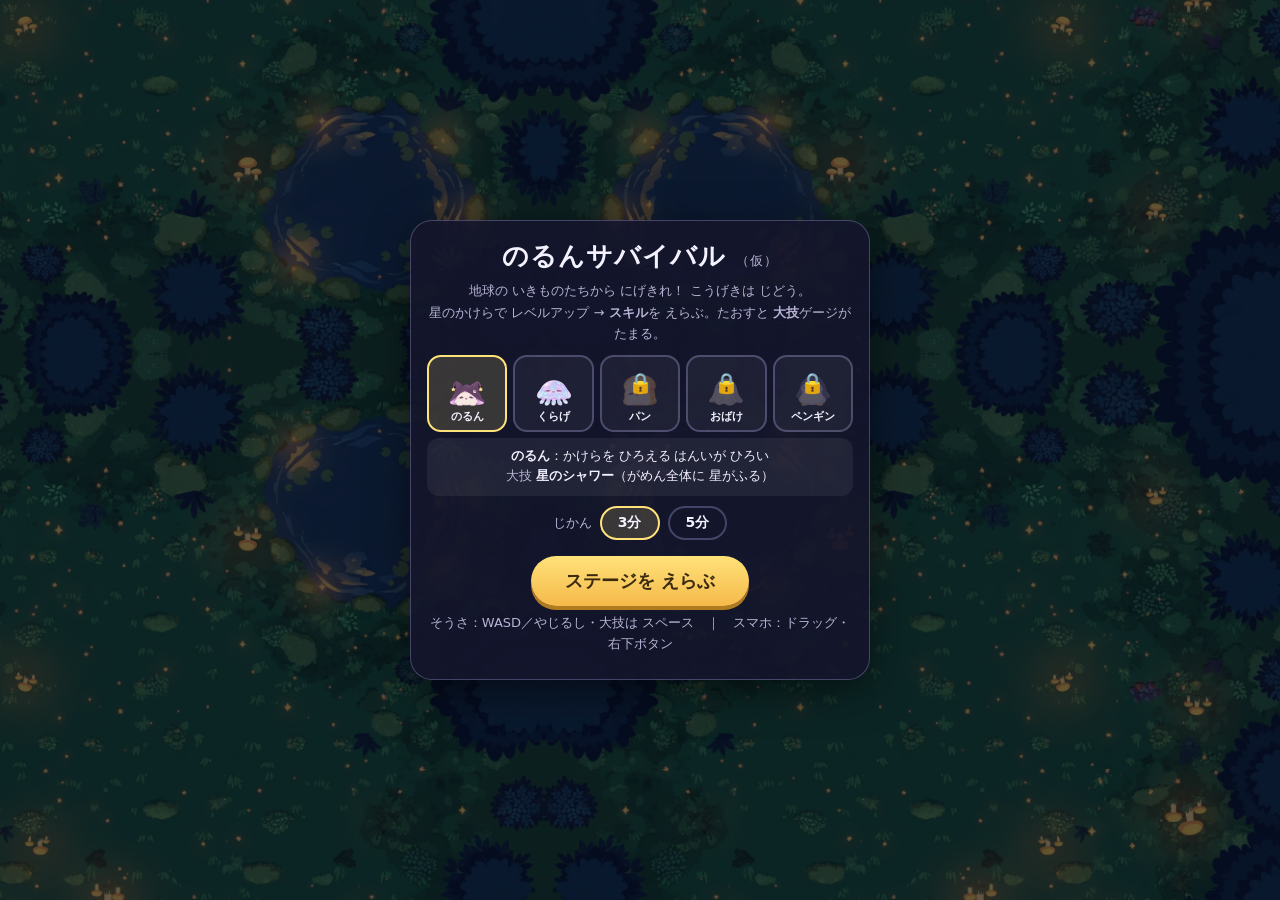
<file: survival/index_v51.html>
<!DOCTYPE html>
<html lang="ja">
<head>
<meta charset="utf-8">
<meta name="viewport" content="width=device-width,initial-scale=1,viewport-fit=cover,user-scalable=no">
<meta name="theme-color" content="#0e1a2b">
<title>のるんサバイバル（仮）</title>
<style>
:root{
  --ink:#f4f1ff; --sub:#b9b4d6; --panel:rgba(20,22,44,.9); --line:rgba(200,190,255,.28);
  --star:#ffe27a; --pink:#ff8fa8; --violet:#8f74e0;
  --font:"Hiragino Maru Gothic ProN","Zen Maru Gothic","Kosugi Maru","Yu Gothic UI","Meiryo",system-ui,sans-serif;
}
*{box-sizing:border-box;-webkit-tap-highlight-color:transparent}
html,body{margin:0;height:100%;background:#0e1a2b;color:var(--ink);font-family:var(--font);
  overflow:hidden;overscroll-behavior:none;touch-action:none;user-select:none;-webkit-user-select:none}
canvas#cv{position:fixed;inset:0;width:100%;height:100%;display:block;touch-action:none}
button{font-family:var(--font);color:var(--ink)}

#hud{position:fixed;left:0;right:0;top:0;padding:calc(8px + env(safe-area-inset-top)) calc(10px + env(safe-area-inset-right)) 0 calc(10px + env(safe-area-inset-left));
  pointer-events:none;display:none;max-width:720px;margin:0 auto}
#hud.on{display:block}
.row{display:flex;align-items:center;gap:8px;margin-bottom:5px}
#hpbar{flex:1;height:18px;border-radius:9px;background:rgba(10,10,25,.7);border:1px solid var(--line);position:relative;overflow:hidden}
#hpfill{position:absolute;inset:0;width:100%;background:linear-gradient(#ffa9bb,#f0668a);border-radius:9px;transition:width .12s}
#hptxt{position:absolute;inset:0;font-size:11px;line-height:17px;text-align:center;font-weight:700;text-shadow:0 1px 2px rgba(0,0,0,.6)}
#time{font-size:22px;font-weight:800;min-width:64px;text-align:center;font-variant-numeric:tabular-nums;text-shadow:0 2px 4px rgba(0,0,0,.6)}
#time.hot{color:var(--pink)}
#lv,#kills{font-size:13px;font-weight:700;min-width:44px;text-shadow:0 1px 3px rgba(0,0,0,.7);font-variant-numeric:tabular-nums}
#kills{text-align:right;min-width:60px}
#xpbar{flex:1;height:8px;border-radius:4px;background:rgba(10,10,25,.7);border:1px solid var(--line);overflow:hidden}
#xpfill{display:block;height:100%;width:0;background:linear-gradient(90deg,#ffe27a,#9fe8ff)}
#skills{font-size:13px;font-weight:700;text-shadow:0 1px 3px rgba(0,0,0,.8);letter-spacing:.02em;line-height:1.5}
.hbtn{pointer-events:auto;width:36px;height:36px;border-radius:50%;border:1px solid var(--line);background:rgba(10,10,25,.6);font-weight:700;font-size:15px;padding:0}
#btnUlt{position:fixed;right:calc(16px + env(safe-area-inset-right));bottom:calc(26px + env(safe-area-inset-bottom));
  width:84px;height:84px;border-radius:50%;border:0;padding:0;display:none;
  background:conic-gradient(var(--star) calc(var(--g,0)*1%),rgba(10,10,25,.75) 0);opacity:.75}
#btnUlt.on{display:block}
#btnUlt span{position:absolute;inset:6px;border-radius:50%;background:#1b1d3a;display:flex;align-items:center;justify-content:center;
  font-weight:800;font-size:17px;color:var(--sub)}
#btnUlt.ready{opacity:1;animation:pulse .8s ease-in-out infinite alternate;box-shadow:0 0 22px var(--star)}
#btnUlt.ready span{background:linear-gradient(#ffe27a,#f5b94a);color:#3a2a10}
@keyframes pulse{from{transform:scale(1)}to{transform:scale(1.09)}}
#banner{position:fixed;left:0;right:0;top:22%;text-align:center;font-size:22px;font-weight:800;pointer-events:none;opacity:0;
  text-shadow:0 2px 8px #000,0 0 18px var(--violet)}
#banner.go{animation:ban 2.2s ease-out}
@keyframes ban{0%{opacity:0;transform:scale(.8)}12%{opacity:1;transform:scale(1.05)}80%{opacity:1}100%{opacity:0}}

.ov{position:fixed;inset:0;display:none;align-items:center;justify-content:center;flex-direction:column;
  padding:12px;background:rgba(8,10,24,.62);text-align:center}
.ov.on{display:flex}
.panel{background:var(--panel);border:1px solid var(--line);border-radius:22px;padding:18px 16px;max-width:460px;width:100%;
  max-height:100%;overflow-y:auto;touch-action:pan-y;box-shadow:0 10px 40px rgba(0,0,0,.5)}
h1{margin:0 0 2px;font-size:26px;letter-spacing:.04em}
h1 small{font-size:13px;color:var(--sub);font-weight:400}
h2{margin:0 0 10px;font-size:23px}
p{margin:6px 0;color:var(--sub);font-size:13px;line-height:1.65}
.big{display:inline-block;margin-top:10px;padding:13px 34px;border-radius:999px;border:0;
  background:linear-gradient(#ffe27a,#f5b94a);color:#3a2a10;font-weight:800;font-size:18px;box-shadow:0 4px 0 #b07a1f}
.big:active{transform:translateY(3px);box-shadow:0 1px 0 #b07a1f}
.ghost{display:inline-block;margin:10px 0 0 8px;padding:11px 18px;border-radius:999px;border:1px solid var(--line);
  background:transparent;font-weight:700;font-size:14px}
.best{font-size:13px;color:var(--star)}
#forms{display:flex;gap:6px;justify-content:center;margin:10px 0 6px}
.fbtn{flex:1;min-width:0;padding:4px 0 6px;border-radius:14px;border:2px solid var(--line);background:rgba(255,255,255,.05);
  font-size:11px;font-weight:700;position:relative}
.fbtn canvas{width:48px;height:48px;display:block;margin:0 auto}
.fbtn.sel{border-color:var(--star);background:rgba(255,226,122,.16)}
.fbtn.lock canvas{opacity:.28}
.fbtn.lock::after{content:"🔒";position:absolute;left:0;right:0;top:14px;font-size:20px}
#formInfo{min-height:58px;font-size:12.5px;line-height:1.6;color:var(--ink);background:rgba(255,255,255,.06);border-radius:12px;padding:8px 10px}
#formInfo i{font-style:normal;color:var(--sub)}
#limits{display:flex;gap:8px;justify-content:center;align-items:center;margin-top:10px;font-size:13px;color:var(--sub)}
.lbtn{padding:6px 16px;border-radius:999px;border:2px solid var(--line);background:transparent;font-weight:800;font-size:14px}
.lbtn.sel{border-color:var(--star);background:rgba(255,226,122,.16)}
.stg{display:flex;align-items:center;gap:8px;text-align:left;padding:10px 12px;border-radius:14px;border:2px solid var(--line);background:rgba(255,255,255,.05);margin:8px 0}
.stg .nm{flex:1;min-width:0}
.stg b{font-size:15px;display:block}
.stg small{font-size:11.5px;color:var(--star);display:block;line-height:1.5}
.stg.lock{opacity:.5}
.stg.lock small{color:var(--sub)}
.sbtn{padding:9px 13px;border-radius:999px;border:0;background:linear-gradient(#ffe27a,#f5b94a);color:#3a2a10;font-weight:800;font-size:13.5px;white-space:nowrap}
.sbtn.inf{background:transparent;border:2px solid var(--violet);color:var(--ink);padding:7px 11px}
table.st{margin:6px auto;border-collapse:collapse;font-size:16px}
table.st td{padding:3px 12px;text-align:left}
table.st td:last-child{text-align:right;font-weight:800;font-variant-numeric:tabular-nums}
.new{color:var(--star);font-size:12px;margin-left:6px}
#unlockMsg{color:var(--star);font-weight:800;font-size:14px}

#levelup h2{text-shadow:0 2px 8px #000}
#cards{display:flex;gap:10px;justify-content:center;width:100%;max-width:560px}
.card{flex:1;min-width:0;display:flex;flex-direction:column;align-items:center;gap:5px;padding:10px 8px 12px;
  border-radius:18px;border:2px solid var(--line);background:var(--panel)}
.card.newsk{border-color:var(--star);background:linear-gradient(rgba(70,52,120,.95),rgba(24,24,50,.95))}
.card:active{transform:scale(.97)}
.card em{font-style:normal;font-size:10px;padding:2px 8px;border-radius:99px;background:rgba(255,255,255,.12);color:var(--sub)}
.card.newsk em{background:var(--star);color:#3a2a10;font-weight:800}
.card .ic{font-size:40px;line-height:1.25}
.card b{font-size:15px}
.card span.d{font-size:11.5px;line-height:1.5;color:var(--sub)}
@media (max-width:420px){ .card b{font-size:13.5px} .card span.d{font-size:10.5px} h1{font-size:23px} }
</style>
</head>
<body>
<canvas id="cv"></canvas>

<div id="hud">
  <div class="row">
    <div id="hpbar"><i id="hpfill"></i><span id="hptxt"></span></div>
    <div id="time">3:00</div>
    <button class="hbtn" id="btnSnd" aria-label="おと">♪</button>
    <button class="hbtn" id="btnPause" aria-label="ポーズ">Ⅱ</button>
  </div>
  <div class="row">
    <span id="lv">Lv 1</span>
    <div id="xpbar"><i id="xpfill"></i></div>
    <span id="kills">0 たおした</span>
  </div>
  <div id="skills"></div>
</div>
<button id="btnUlt" aria-label="大技"><span>大技</span></button>
<div id="banner"></div>

<div class="ov on" id="title">
  <div class="panel">
    <h1>のるんサバイバル <small>（仮）</small></h1>
    <p>地球の いきものたちから にげきれ！ こうげきは じどう。<br>星のかけらで レベルアップ → <b>スキル</b>を えらぶ。たおすと <b>大技</b>ゲージが たまる。</p>
    <div id="forms"></div>
    <div id="formInfo"></div>
    <div id="limits">じかん <button class="lbtn" data-l="180">3分</button><button class="lbtn" data-l="300">5分</button></div>
    <p class="best" id="bestTitle"></p>
    <button class="big" id="btnStart">ステージを えらぶ</button>
    <p>そうさ：WASD／やじるし・大技は スペース　｜　スマホ：ドラッグ・右下ボタン</p>
  </div>
</div>

<div class="ov" id="stage">
  <div class="panel">
    <h2>ステージを えらぼう</h2>
    <p id="stageInfo"></p>
    <div id="stageList"></div>
    <button class="ghost" id="btnBack">もどる</button>
  </div>
</div>

<div class="ov" id="levelup">
  <h2>レベルアップ！ スキルを えらぼう</h2>
  <div id="cards"></div>
</div>

<div class="ov" id="pause">
  <div class="panel">
    <h2>ひとやすみ</h2>
    <button class="big" id="btnResume">つづける</button>
    <button class="ghost" id="btnQuit">ステージえらびへ</button>
  </div>
</div>

<div class="ov" id="end">
  <div class="panel">
    <h2 id="endTitle"></h2>
    <p id="endMsg"></p>
    <table class="st">
      <tr><td>いきのこった時間</td><td id="eTime"></td></tr>
      <tr><td>たおした数</td><td id="eKills"></td></tr>
      <tr><td>レベル</td><td id="eLv"></td></tr>
    </table>
    <p id="unlockMsg"></p>
    <p class="best" id="bestEnd"></p>
    <button class="big" id="btnNext" style="display:none">つぎのステージ</button><br>
    <button class="big" id="btnRetry">もう一度</button>
    <button class="ghost" id="btnToTitle">ステージえらび</button>
  </div>
</div>

<script>
/* ============================================================
   のるんサバイバル（仮） v5.1
   単体HTML + Canvas / 外部ライブラリなし
   ------------------------------------------------------------
   調整は下の CFG / FORMS / SKILLS / ETYPES。
   のるんの絵は SPRITES、敵の絵は ENEMY_SPRITES に画像パス（ファイルが無ければ仮絵で動く）。
   テスト用：URLの末尾に ?unlock=1 を付けると全へんしんが一時的に使える（保存はされない）。
   ============================================================ */
(() => {
'use strict';

/* ---------- 調整つまみ ---------- */
const CFG = {
  LIMITS: [180, 300],       // タイトルで選べる制限時間（秒）。ここに 600 などを足せば選択肢が増える
  DEFAULT_LIMIT: 180,
  WORLD: 3200,
  HAND_WARN: 0.9,           // 手が降ってくる前の予告時間（秒）
  CROW_DIVE: 520,           // カラスの急降下の速さ
  DOG_RUSH: 240,            // いぬの突進の速さ
  TILT_MAX: 10,             // のるんが移動方向へ傾く最大角度（度）
  SPRITE_H: 50,             // のるんのPNGを描く高さ（当たり判定の半径は16）
  SPRITE_DY: -3,            // のるんのPNGの上下位置の微調整
  ENEMY_SCALE: {ant:1.2, bee:1.2, cat:1.3, crow:1.2, dog:1.1, bosscat:1.3, bosscrow:1.15, hand:1},   // 敵ごとの表示サイズ倍率（当たり判定は変わらない）
  BG_TILE: 512,             // 背景画像1枚を敷く大きさ（ゲーム内の長さ。1024pxの絵を半分の大きさで敷く）
  BG_DIM: 0,                // 背景画像を暗くする量（0〜1）。キャラが見づらい時に 0.15〜0.3 くらいに
  FX_AMOUNT: 1,             // エフェクトの粒子の量（倍率）
  FX_MAX: 420,              // 粒子の同時上限
  FX_AUTO: true,            // 重い端末では粒子を自動で間引く
  FX_MIN: 0.25,             // 自動間引きの下限（量の倍率）
  /* ---- ステージごとの難易度（数字を変えるのはここだけでよい）----
     spawnInterval=[開始時,終了時] の出現間隔(秒)   spawnExtra=終盤に1回で増える数
     hpMul=敵HP倍率   hpGrowth=終了時の敵HPは ×(1+これ)   enemyCap=同時出現数の上限
     dmgMul/dmgGrowth=敵の攻撃   spdGrowth=敵の速さの伸び
     finaleSpawn/finaleHp/finaleCap=残り30秒のラッシュ（出現間隔の倍率／HP倍率／同時上限）
     mix=[出始める進行度, 最初の割合, 終了時までに増える割合]（残りは ねこ）
     ant=[行列が来る間隔 開始時, 終了時, 同時上限]   crowMax=カラスの同時上限
     bosses=[{at:進行度(0〜1), type, hpMul, escort:[おともの種類,数]}]   handAt=残り秒数で「手」（null=出さない） */
  STAGES: [
    {id:1, name:'星空の草原', bg:'meadow', bgImg:'img/bg_stage1.png',
     spawnInterval:[1.9,0.85], spawnExtra:1.0, hpMul:0.6, hpGrowth:0.9, enemyCap:80,
     dmgMul:0.6, dmgGrowth:0.2, spdGrowth:0.05, finaleSpawn:0.75, finaleHp:1.1, finaleCap:110,
     mix:{bee:[0.25,0.10,0.05], crow:[9,0,0], dog:[0.55,0.04,0.03]}, ant:[8,6,8], crowMax:0,
     bosses:[{at:0.6,type:'bosscat',hpMul:0.35}], handAt:null},
    {id:2, name:'お庭', bg:'garden', bgImg:'img/bg_stage2.png',
     spawnInterval:[1.35,0.5], spawnExtra:2.0, hpMul:0.8, hpGrowth:1.6, enemyCap:170,
     dmgMul:0.8, dmgGrowth:0.35, spdGrowth:0.12, finaleSpawn:0.6, finaleHp:1.2, finaleCap:220,
     mix:{bee:[0.05,0.32,0.15], crow:[0.5,0.03,0.02], dog:[0.3,0.06,0.05]}, ant:[5,3,15], crowMax:3,
     bosses:[{at:0.55,type:'bosscat',hpMul:0.7}], handAt:null},
    {id:3, name:'町', bg:'town', bgImg:'img/bg_stage3.png',
     spawnInterval:[1.15,0.4], spawnExtra:2.4, hpMul:0.95, hpGrowth:2.1, enemyCap:220,
     dmgMul:0.95, dmgGrowth:0.45, spdGrowth:0.18, finaleSpawn:0.55, finaleHp:1.3, finaleCap:280,
     mix:{bee:[0.1,0.12,0.08], crow:[0.1,0.14,0.08], dog:[0.2,0.10,0.08]}, ant:[8,5,8], crowMax:14,
     bosses:[{at:0.35,type:'bosscat',hpMul:0.9},{at:0.7,type:'bosscrow',hpMul:1.1,escort:['crow',4]}], handAt:null},
  ],
  /* エンドレス：ref 秒で通常の終盤の強さになり、その先も強くなり続ける。
     hpOver=ref を超えた分の敵HPの伸び（2乗で効く） / spdOver=敵の速さの伸び / capOver=同時出現数の伸び / capMax=同時出現数の天井
     ボスは bossEvery 秒ごとに順番に出て、出るたびにHP +bossGrow */
  ENDLESS: {ref:180, hpOver:0.5, spdOver:0.25, capOver:0.6, capMax:300, bossEvery:60, bossGrow:0.4},
  PLAYER_HP: 100,
  FINALE: 30,               // 残りこの秒数から「さいごのラッシュ」
  BOSS_REWARD: {level:true, ult:true},   // ボス撃破のごほうび（レベルアップ確定／大技ゲージ満タン）
  BONUS_FROM_LV: 3,         // このLv以上のスキルが1つでもできたら、3択にボーナス枠が混ざり始める
  BONUS_RATE: 0.3,          // 混ざる確率
  HERB_LIFE: 10,            // 回復エリアの寿命（秒）
  HERB_SHRINK: 5,           // 敵1体が踏んでいる間に縮む速さ（px/秒）
  HERB_SHRINK_MAX: 45,      // 縮む速さの上限
  HEART_RATE: 0.03,
  ULT_NEED: 60,             // 大技に必要な討伐数（ボスは10体ぶん）
  ULT_STEP: 15,             // 大技を使うたびに必要数がこれだけ増える
  SKILL_MAX: 5,
  SAVE_KEY: 'norun-survival-v2',
};

/* のるんの絵（透過PNG）。img/norun_{姿}_{front,back,side}.png。side は左向きの絵で、右へ進む時は左右反転する。無ければ仮絵。 */
const SPRITES = {};
for(const f of ['normal','kurage','pan','obake','penguin']) SPRITES[f]={front:'img/norun_'+f+'_front.png',back:'img/norun_'+f+'_back.png',side:'img/norun_'+f+'_side.png'};
/* 敵の絵。side/back がある敵は のるんと同じ規則で向きを切り替える（side は左向きが正、右へ進む時に反転）。
   正面絵だけの敵（アリ・ハチ）は今までどおり（右へ進む時はそのまま、左で反転）。
   読み込めない向きは正面絵、正面絵も無ければ Canvas の仮絵になる。 */
const ES=(n,dirs)=>dirs?{front:'img/enemy_'+n+'.png',side:'img/enemy_'+n+'_side.png',back:'img/enemy_'+n+'_back.png'}:{front:'img/enemy_'+n+'.png'};
const ENEMY_SPRITES = { ant:ES('ant'), bee:ES('bee'), cat:ES('cat',1), crow:ES('crow',1), dog:ES('dog',1),
                        bosscat:ES('boss_cat',1), bosscrow:ES('boss_crow',1), hand:null };   // 手は最終ステージ用に温存（今は未使用）

/* へんしん：speed=移動倍率 / grip=小さいほど慣性・滑り / aff=最初のレベルアップで必ず出るスキル */
const FORMS = {
  normal:  {name:'のるん',   speed:1.00, grip:14,  aff:null,      perk:'かけらを ひろえる はんいが ひろい',        ult:'星のシャワー',        ultDesc:'がめん全体に 星がふる'},
  kurage:  {name:'くらげ',   speed:1.05, grip:2.4, aff:'thunder', perk:'かみなりの 感電が ひろく・ながい',        ult:'大ほうでん',          ultDesc:'まわり全部を しびれさせる'},
  pan:     {name:'パン',     speed:1.35, grip:1.9, aff:'move',    perk:'はやく うごくほど こうげきが つよい',      ult:'きょだいパンとっしん', ultDesc:'大きくなって むてきで体当たり'},
  obake:   {name:'おばけ',   speed:1.05, grip:10,  aff:'poison',  perk:'どくが つよく・ながい。あぶない時 すりぬけ', ult:'すりぬけ どくぎり',   ultDesc:'しばらく完全すりぬけ＋全体に どく'},
  penguin: {name:'ペンギン', speed:0.80, grip:10,  aff:'halo',    perk:'HPが たかい。ビームの輪が ふとい',         ult:'ブリザード',          ultDesc:'がめん全体を こおらせる'},
};
const PERK = { normalMagnet:1.8, kurageChain:1.6, kurageStun:2.0, panPerSpeed:0.6, panCap:1.5,
               obakePoison:1.7, obakePoisonDur:6, obakePhase:2.0, obakeCd:7.0, penguinHp:60, penguinHalo:1.8 };

/* 解放条件 */
const UNLOCK = {
  normal:  {ok:()=>true},
  kurage:  {ok:()=>true},
  pan:     {ok:s=>!!s.anyClear,              how:()=>'どれかの姿で 1回クリア'},
  obake:   {ok:s=>s.totalKills>=500,         how:s=>'いきものを 合計500体たおす（いま '+s.totalKills+'体）'},
  penguin: {ok:s=>(s.clears.kurage||0)>=1,   how:()=>'くらげで 1回クリア'},
};

/* スキル：同じものを重ねて取るとレベルアップ（最大 SKILL_MAX）。数値は skill*() 関数内 */
const SKILLS = {
  shot:    {icon:'⭐', name:'星弾',       desc:'近い敵に 星をうつ',
            ups:{2:'弾が 2つに ふえる',3:'敵を 1体 つらぬく',4:'あたると 2つに ぶんれつ',5:'弾3つ・ぶんれつも 3つ'}},
  orbit:   {icon:'🪐', name:'まわる星',   desc:'まわりを 星が ぐるぐる',          up:'星の数とダメージ↑'},
  halo:    {icon:'⭕', name:'ビームの輪', desc:'輪っかに ふれた敵に ダメージ',    up:'輪が太く・つよく'},
  homing:  {icon:'🎯', name:'おいかけ弾', desc:'敵を おいかける弾',               up:'弾の数とダメージ↑'},
  fire:    {icon:'🔥', name:'ほのお',     desc:'地面がもえて 敵を やけどに',      up:'炎が広く・つよく'},
  thunder: {icon:'⚡', name:'かみなり',   desc:'敵から敵へ つたわり しびれさせる', up:'つたわる数とダメージ↑'},
  poison:  {icon:'🍄', name:'どく',       desc:'弾があたると じわじわダメージ',   up:'どくが つよく'},
  ice:     {icon:'❄️', name:'こおり',     desc:'つらぬく氷。敵が おそくなる',     up:'貫通↑ Lv3から こおる'},
  water:   {icon:'🌊', name:'なみ',       desc:'波で 敵を おしながす',            up:'波が大きく・つよく'},
  herb:    {icon:'🌿', name:'やくそう',   desc:'回復エリアが はえる。中にいると じわじわ回復', up:'エリアが広く 回復↑'},
  rate:    {icon:'⏩', name:'れんしゃ',   desc:'ぜんぶのスキルが 10%はやく',      boost:true, on:g=>{g.st.cd*=0.9;}},
  bspd:    {icon:'💫', name:'だんそく',   desc:'弾の速さ +20%',                   boost:true, max:3, on:g=>{g.st.bspd*=1.2;}},
  move:    {icon:'👟', name:'あしのはやさ', desc:'移動 +8%',                      boost:true, on:g=>{g.st.move*=1.08;}},
  magnet:  {icon:'🧲', name:'ひろいじょうず', desc:'かけらを ひろう はんい +30%',  boost:true, on:g=>{g.st.magnet*=1.3;}},
  power:   {icon:'💥', name:'こうげきアップ', desc:'ぜんぶのダメージ +15%',       boost:true, on:g=>{g.st.power*=1.15;}},
  hp:      {icon:'💗', name:'げんき',     desc:'最大HP +20、30回復',              boost:true, on:g=>{g.p.maxHp+=20; heal(30);}},
};
/* いつでも嬉しい枠（Lv3以上のスキルができた後に混ざる。選べるスキルが足りない時の穴埋めにも使う） */
const BONUS = {
  snack:  {icon:'💖', name:'ハート',       desc:'HPを 50 回復',                    tag:'かいふく', on:g=>{heal(50);}},
  charge: {icon:'🌟', name:'大技チャージ', desc:'大技ゲージ +50%',                 tag:'ボーナス', on:g=>{g.ult=Math.min(g.ultNeed,g.ult+g.ultNeed*0.5);}},
  vacuum: {icon:'🧹', name:'かけらあつめ', desc:'おちている かけらを ぜんぶ ひろう', tag:'ボーナス', on:g=>{for(const x of g.gems) x.spd=Math.max(x.spd,300);}},
};
const skMax = id => SKILLS[id].max||CFG.SKILL_MAX;

const ETYPES = {
  ant:      {ai:'ant',  r:9,  hp:6,    spd:72,  dmg:4,  xp:1},                              // 行列でぞろぞろ
  bee:      {ai:'bee',  r:9,  hp:8,    spd:118, dmg:5,  xp:1},                              // 小さくて速い
  cat:      {ai:'cat',  r:15, hp:18,   spd:56,  dmg:8,  xp:1},                              // 基本の追跡役。たまにダッシュ
  crow:     {ai:'crow', r:14, hp:22,   spd:115, dmg:10, xp:2},                              // 上空から急降下
  dog:      {ai:'dog',  r:24, hp:80,   spd:36,  dmg:14, xp:4},                              // 直進突進、体力高め
  bosscat:  {ai:'cat',  r:50, hp:900,  spd:52,  dmg:22, xp:0, boss:true, name:'ボスネコ'},   // ボスのHPは制限時間に比例（5分基準）
  bosscrow: {ai:'crow', r:46, hp:1500, spd:150, dmg:24, xp:0, boss:true, name:'ボスカラス'},
  hand:     {ai:'hand', r:62, hp:5000, spd:170, dmg:35, xp:0, boss:true, name:'手'},
};

/* ---------- 小道具 ---------- */
const TAU = Math.PI*2;
const $ = id => document.getElementById(id);
const clamp = (v,a,b) => v<a?a:v>b?b:v;
const lerp = (a,b,t) => a+(b-a)*t;
const rand = (a,b) => a+Math.random()*(b-a);
const pick = arr => arr[(Math.random()*arr.length)|0];
function shuffle(a){ for(let i=a.length-1;i>0;i--){ const j=(Math.random()*(i+1))|0; [a[i],a[j]]=[a[j],a[i]]; } return a; }
const fmtTime = s => { s=Math.max(0,Math.floor(s)); return ((s/60)|0)+':'+String(s%60).padStart(2,'0'); };
function compact(arr,keep){ let j=0; for(let i=0;i<arr.length;i++){ if(keep(arr[i])) arr[j++]=arr[i]; } arr.length=j; }

/* ---------- 保存 ---------- */
function loadSave(){
  let s=null;
  try{ s=JSON.parse(localStorage.getItem(CFG.SAVE_KEY)); }catch(e){}
  if(!s||typeof s!=='object'){
    s={};
    try{ const o=JSON.parse(localStorage.getItem('norun-survival-v1')); if(o){ if(o.clear) s.anyClear=true; s.mute=!!o.mute; } }catch(e){}  // v1の記録を引き継ぎ
  }
  s.best=s.best||{}; s.clears=s.clears||{}; s.totalKills=s.totalKills||0; s.stageClear=s.stageClear||{}; s.endless=s.endless||{};
  if(!FORMS[s.form]) s.form='normal';
  if(!CFG.LIMITS.includes(s.limit)) s.limit=CFG.DEFAULT_LIMIT;
  return s;
}
function persist(){ try{ localStorage.setItem(CFG.SAVE_KEY, JSON.stringify(save)); }catch(e){} }
let save = loadSave();
const UNLOCK_ALL = /[?&]unlock=1/.test((window.location&&window.location.search)||'');
const isOpen = f => UNLOCK_ALL || UNLOCK[f].ok(save);
if(!isOpen(save.form)) save.form='normal';

/* ---------- 効果音（仮：WebAudio合成音） ---------- */
let AC=null, muted=!!save.mute;
function initAudio(){
  if(AC){ if(AC.state==='suspended') AC.resume(); return; }
  try{ AC=new (window.AudioContext||window.webkitAudioContext)(); }catch(e){ AC=null; }
}
function tone(freq,dur,type,vol,slide,delay){
  if(!AC||muted) return;
  try{
    const t=AC.currentTime+(delay||0), o=AC.createOscillator(), g=AC.createGain();
    o.type=type||'sine'; o.frequency.setValueAtTime(freq,t);
    if(slide) o.frequency.exponentialRampToValueAtTime(Math.max(40,freq+slide),t+dur);
    g.gain.setValueAtTime(vol||0.06,t); g.gain.exponentialRampToValueAtTime(0.0001,t+dur);
    o.connect(g); g.connect(AC.destination); o.start(t); o.stop(t+dur+0.02);
  }catch(e){}
}
const lastSfx={};
function gate(k,ms){ const n=performance.now(); if(n-(lastSfx[k]||0)<ms) return false; lastSfx[k]=n; return true; }
const SFX = {
  shoot(){ if(gate('s',90)) tone(820,0.05,'triangle',0.018,260); },
  zap(){ tone(1400,0.12,'sawtooth',0.03,-900); },
  fire(){ tone(220,0.25,'sawtooth',0.03,200); },
  wave(){ tone(240,0.35,'sine',0.05,-120); },
  kill(){ if(gate('k',40)) tone(260,0.08,'square',0.018,-140); },
  pick(){ if(gate('p',50)) tone(1250,0.06,'sine',0.03,400); },
  hurt(){ tone(170,0.2,'sawtooth',0.06,-90); },
  heal(){ tone(660,0.1,'sine',0.05); tone(990,0.14,'sine',0.05,0,0.09); },
  level(){ [523,659,784,1047].forEach((f,i)=>tone(f,0.13,'triangle',0.06,0,i*0.07)); },
  phase(){ tone(900,0.3,'sine',0.05,-500); },
  boss(){ tone(110,0.6,'sawtooth',0.07,-40); },
  ready(){ tone(880,0.1,'triangle',0.05); tone(1320,0.16,'triangle',0.05,0,0.1); },
  ult(){ tone(200,0.7,'sawtooth',0.07,1400); [784,988,1175,1568].forEach((f,i)=>tone(f,0.2,'triangle',0.06,0,0.15+i*0.08)); },
  clear(){ [523,659,784,1047,1319].forEach((f,i)=>tone(f,0.22,'triangle',0.07,0,i*0.12)); },
  over(){ [392,330,262,196].forEach((f,i)=>tone(f,0.25,'triangle',0.06,0,i*0.16)); },
};

/* ---------- 画面 ---------- */
const cv=$('cv'), ctx=cv.getContext('2d');
let VW=800, VH=600, SC=1, DPR=1;
function resize(){
  DPR=Math.min(window.devicePixelRatio||1,2);
  const w=window.innerWidth, h=window.innerHeight;
  SC=clamp(Math.min(w,h)/520,0.7,1.5);
  VW=w/SC; VH=h/SC;
  cv.width=Math.round(w*DPR); cv.height=Math.round(h*DPR);
}
window.addEventListener('resize',resize);

/* ---------- 入力 ---------- */
const keys={};
const stick={on:false,id:-1,ox:0,oy:0,x:0,y:0};
const dbg={x:0,y:0};
window.addEventListener('keydown',e=>{
  const k=e.key.toLowerCase();
  if(['arrowup','arrowdown','arrowleft','arrowright',' '].includes(k)) e.preventDefault();
  keys[k]=true;
  if(e.repeat) return;
  if(state==='levelup' && ['1','2','3'].includes(k)) pickCard(+k-1);
  else if(state==='play' && (k===' '||k==='e')) useUlt();
  else if((k==='p'||k==='escape') && state==='play') pause();
  else if((k==='p'||k==='escape') && state==='pause') resume();
  else if(k==='enter' && state==='title') toStages();
  else if(k==='enter' && state==='end') start();
});
window.addEventListener('keyup',e=>{ keys[e.key.toLowerCase()]=false; });
window.addEventListener('blur',()=>{ for(const k in keys) keys[k]=false; });
cv.addEventListener('pointerdown',e=>{
  if(state!=='play'||stick.on) return;
  stick.on=true; stick.id=e.pointerId; stick.ox=e.clientX; stick.oy=e.clientY; stick.x=0; stick.y=0;
  try{ cv.setPointerCapture(e.pointerId); }catch(_){}
});
cv.addEventListener('pointermove',e=>{
  if(!stick.on||e.pointerId!==stick.id) return;
  let dx=(e.clientX-stick.ox)/46, dy=(e.clientY-stick.oy)/46;
  const m=Math.hypot(dx,dy); if(m>1){ dx/=m; dy/=m; }
  stick.x=dx; stick.y=dy;
});
function stickEnd(e){ if(e&&e.pointerId!==stick.id) return; stick.on=false; stick.x=stick.y=0; }
cv.addEventListener('pointerup',stickEnd);
cv.addEventListener('pointercancel',stickEnd);
cv.addEventListener('contextmenu',e=>e.preventDefault());
function getInput(){
  let x=0,y=0;
  if(keys['a']||keys['arrowleft']) x-=1;
  if(keys['d']||keys['arrowright']) x+=1;
  if(keys['w']||keys['arrowup']) y-=1;
  if(keys['s']||keys['arrowdown']) y+=1;
  if(x||y){ const m=Math.hypot(x,y); return {x:x/m,y:y/m}; }
  if(stick.on){ const m=Math.hypot(stick.x,stick.y); if(m>0.12) return {x:stick.x,y:stick.y}; }
  if(dbg.x||dbg.y) return {x:dbg.x,y:dbg.y};
  return {x:0,y:0};
}

/* ---------- ゲーム状態 ---------- */
let state='title';   // title | play | levelup | pause | end
let G=null, animT=0, cards=[], cardsReadyAt=0;
const xpNeed = l => Math.floor(4+l*3+l*l*0.15);

function newGame(form,limit,stageId,endless){
  const c=CFG.WORLD/2, stage=CFG.STAGES.find(S=>S.id===stageId)||CFG.STAGES[0];
  G={
    form, stage, endless:!!endless, limit:endless?Infinity:limit, ref:endless?CFG.ENDLESS.ref:limit, nextBoss:CFG.ENDLESS.bossEvery, t:0, kills:0, level:1, xp:0, need:xpNeed(1), pending:0, ult:0, ultNeed:CFG.ULT_NEED, banked:false,
    p:{x:c,y:c,vx:0,vy:0,hp:0,maxHp:CFG.PLAYER_HP+(form==='penguin'?PERK.penguinHp:0),form,inv:0,phase:0,phaseCd:0,giant:0,dir:1,r:16,tilt:0,bob:0,flip:1,face:'front'},
    st:{power:1,cd:1,bspd:1,move:185,magnet:72*(form==='normal'?PERK.normalMagnet:1)},
    sk:{shot:1},
    tm:{shot:0.4,homing:0.6,ice:0.8,fire:1,thunder:1.2,water:1.4,halo:0.3,herb:2},
    orbA:0, haloPulse:0,
    enemies:[],bullets:[],gems:[],fx:[],zones:[],herbs:[],bolts:[],falls:[],finale:false,handOut:false,antT:3,
    spawnT:0.5,bossIdx:0,shake:0,shakeAmp:4,flash:null,rings:[],ghosts:[],ghostT:0,
  };
  G.p.hp=G.p.maxHp;
}
function heal(n){ const p=G.p; p.hp=Math.min(p.maxHp,p.hp+n); }
const prog = () => G.t/G.ref;   // 進行度（通常は0〜1。エンドレスは1を超えて伸び続ける）
function power(){   // 全ダメージ倍率（パンは速いほど強い）
  const p=G.p; let m=G.st.power;
  if(p.form==='pan') m*=1+Math.min(PERK.panCap,Math.hypot(p.vx,p.vy)/220*PERK.panPerSpeed);
  return m;
}
function onScreen(e,m){ const p=G.p; return Math.abs(e.x-p.x)<VW/2+(m||60) && Math.abs(e.y-p.y)<VH/2+(m||60); }

/* ---------- 敵 ---------- */
function addEnemy(type,at,bossMul){
  const T=ETYPES[type], S=G.stage, p=G.p, pr=prog();
  let x,y;
  if(at){ x=at.x; y=at.y; }
  else{ const a=rand(0,TAU), d=Math.hypot(VW,VH)/2+50+(T.boss?40:0); x=p.x+Math.cos(a)*d; y=p.y+Math.sin(a)*d; }
  const over=Math.max(0,pr-1), ov=(1+CFG.ENDLESS.hpOver*over)**2;   // エンドレスで ref を超えた分
  const hp=(T.boss ? T.hp*(G.ref/300)*(bossMul||1) : T.hp*S.hpMul*(1+S.hpGrowth*pr)*(G.finale?S.finaleHp:1))*ov;
  const e={type,ai:T.ai,boss:!!T.boss,x,y,r:T.r,hp,maxHp:hp,
    spd:T.spd*(1+S.spdGrowth*Math.min(pr,2)+CFG.ENDLESS.spdOver*over),dmg:T.dmg*S.dmgMul*(T.boss?1+0.2*over:1+S.dmgGrowth*Math.min(pr,6)),xp:T.xp,
    st:0,tmr:T.ai==='hand'?1.2:rand(1.5,4),dx:0,dy:0,tx:x,ty:y,alt:T.ai==='crow'?120:T.ai==='hand'?170:0,face:1,lead:null,
    dir:'front',sflip:1,slow:0,stun:0,burn:0,burnD:0,poison:0,poisonD:0,flash:0,slamCd:0,orbCd:0,kx:0,ky:0,wob:rand(0,TAU),dead:false};
  G.enemies.push(e); return e;
}
function addAntLine(){   // アリは3〜5匹の行列で来る（先頭を後ろが追いかける）
  const p=G.p, a=rand(0,TAU), d=Math.hypot(VW,VH)/2+50, n=3+((Math.random()*3)|0); let lead=null;
  for(let i=0;i<n;i++){ const e=addEnemy('ant',{x:p.x+Math.cos(a)*(d+i*22),y:p.y+Math.sin(a)*(d+i*22)}); e.lead=lead; lead=e; }
}
function countType(t){ let n=0; for(const e of G.enemies) if(e.type===t) n++; return n; }
function spawnBoss(b,mul){
  addEnemy(b.type,null,(b.hpMul||1)*mul);
  if(b.escort) for(let i=0;i<b.escort[1];i++) addEnemy(b.escort[0]);
  banner(ETYPES[b.type].name+' が あらわれた！'); SFX.boss();
}
function spawn(dt){
  const S=G.stage, pr=prog(), p1=Math.min(pr,1);
  if(G.endless){
    if(G.t>=G.nextBoss){ G.nextBoss+=CFG.ENDLESS.bossEvery; const i=G.bossIdx++; spawnBoss(S.bosses[i%S.bosses.length],1+CFG.ENDLESS.bossGrow*i); }
  }else{
    if(G.bossIdx<S.bosses.length && pr>=S.bosses[G.bossIdx].at) spawnBoss(S.bosses[G.bossIdx++],1);
    if(!G.finale && G.limit-G.t<=CFG.FINALE){ G.finale=true; banner('さいごの だいラッシュ！'); SFX.boss(); }
    if(S.handAt!=null && !G.handOut && G.limit-G.t<=S.handAt){
      G.handOut=true; addEnemy('hand',{x:G.p.x,y:G.p.y-280}); banner('おおきな 手 が つかまえにきた！ にげきれ！'); SFX.boss();
    }
  }
  G.antT-=dt;
  if(G.antT<=0){ G.antT=lerp(S.ant[0],S.ant[1],p1); if(countType('ant')<=S.ant[2]-3) addAntLine(); }
  G.spawnT-=dt;
  if(G.spawnT<=0){
    const over=pr>1;   // エンドレスで通常の終盤を超えた分
    G.spawnT=Math.max(0.14,lerp(S.spawnInterval[0],S.spawnInterval[1],p1)*(G.finale?S.finaleSpawn:1)/(over?pr:1));
    const n=1+Math.floor(Math.min(pr,2.5)*S.spawnExtra+Math.random()), cap=over?Math.min(CFG.ENDLESS.capMax,S.finaleCap*(1+CFG.ENDLESS.capOver*(pr-1))):G.finale?S.finaleCap:S.enemyCap;
    const share=m=>pr>=m[0]?m[1]+m[2]*p1:0;
    const pb=share(S.mix.bee)+(G.finale?0.08:0), pc=share(S.mix.crow), pd=share(S.mix.dog)+(G.finale?0.04:0);
    let crows=countType('crow');
    for(let i=0;i<n&&G.enemies.length<cap;i++){
      const r=Math.random(); let type='cat';
      if(r<pb) type='bee';
      else if(r<pb+pc){ if(crows<S.crowMax){ type='crow'; crows++; } }
      else if(r<pb+pc+pd) type='dog';
      addEnemy(type);
    }
  }
}
function hurtEnemy(e,d,quiet){
  if(e.dead) return;
  e.hp-=d; if(!quiet) e.flash=0.08;
  if(e.hp<=0){ e.dead=true; onKill(e); }
}
function applyPoison(e){
  const L=G.sk.poison; if(!L||e.dead) return;
  const ob=G.p.form==='obake';
  if(e.poison<=0){ burst(e.x,e.y-e.alt,2,'bubble','#9be07a',60); burst(e.x,e.y-e.alt,1,'smoke','#7fcf6a',40); }
  e.poison=ob?PERK.obakePoisonDur:4;
  e.poisonD=Math.max(e.poisonD,(4+3*L)*(ob?PERK.obakePoison:1)*power());
}
function onKill(e){
  G.kills++; SFX.kill();
  const before=G.ult;
  G.ult=Math.min(G.ultNeed,G.ult+(e.boss?10:1));
  if(before<G.ultNeed && G.ult>=G.ultNeed) SFX.ready();
  // 撃破：星のかけらが弾ける＋小さな画面揺れ（ボスは強め）
  if(e.boss){
    burst(e.x,e.y-e.alt,46,'star','#ffe27a',380); burst(e.x,e.y-e.alt,24,'star','#9fe8ff',300); burst(e.x,e.y-e.alt,20,'dot','#ffffff',260);
    ring(e.x,e.y,e.r*0.5,520,0.6,'255,226,122',8); ring(e.x,e.y,e.r*0.3,320,0.8,'255,255,255',5); flash('255,240,190',0.45,0.4); shake(0.6,8);
  }else{
    burst(e.x,e.y-e.alt,5,'star',e.xp>1?'#9fe8ff':'#ffe27a',200); burst(e.x,e.y-e.alt,3,'dot','#ffffff',130); shake(0.08,1.6);
  }
  if(e.boss){
    for(let i=0;i<12;i++){ const a=rand(0,TAU), d=rand(10,90); addGem(e.x+Math.cos(a)*d,e.y+Math.sin(a)*d,2); }
    G.gems.push({x:e.x,y:e.y,v:0,heart:true,spd:0,ph:0});
    if(CFG.BOSS_REWARD.level){ G.level++; G.need=xpNeed(G.level); G.pending++; }
    if(CFG.BOSS_REWARD.ult){ G.ult=G.ultNeed; SFX.ready(); }
    banner(ETYPES[e.type].name+' を たおした！ ごほうび！');
  }else{
    addGem(e.x,e.y,e.xp);
    if(Math.random()<CFG.HEART_RATE) G.gems.push({x:e.x+10,y:e.y,v:0,heart:true,spd:0,ph:0});
  }
}
function addGem(x,y,v){
  if(G.gems.length>=380){ const i=G.gems.findIndex(g=>!g.heart&&!g.herb); if(i>=0){ v+=G.gems[i].v; G.gems.splice(i,1); } }
  G.gems.push({x,y,v,spd:0,ph:rand(0,TAU)});
}
function nearestTo(x,y,maxD,skip){
  let bestE=null, bd=maxD*maxD;
  for(const e of G.enemies){ if(e.dead||(skip&&skip.includes(e))) continue; const dx=e.x-x, dy=e.y-y, d=dx*dx+dy*dy-e.r*e.r; if(d<bd){ bd=d; bestE=e; } }
  return bestE;
}

/* ---------- スキル ---------- */
function bullet(o){ G.bullets.push(Object.assign({r:6,pierce:0,life:1.5,hit:[],rot:rand(0,TAU),kb:60},o)); }
function skillShot(L){
  const p=G.p, tgt=nearestTo(p.x,p.y,560); if(!tgt) return false;
  // Lv2:弾2つ / Lv3:貫通1 / Lv4:当たると2つに分裂 / Lv5:弾3つ・分裂3つ
  const a=Math.atan2(tgt.y-p.y,tgt.x-p.x), n=L>=5?3:L>=2?2:1, spd=420*G.st.bspd, dmg=(10+2.5*(L-1))*power();
  for(let i=0;i<n;i++){ const g=a+(i-(n-1)/2)*0.17; bullet({kind:'star',x:p.x,y:p.y,vx:Math.cos(g)*spd,vy:Math.sin(g)*spd,dmg,pierce:L>=3?1:0,split:L>=5?3:L>=4?2:0}); }
  SFX.shoot(); return true;
}
function skillHoming(L){
  const p=G.p; if(!nearestTo(p.x,p.y,520)) return false;
  const n=1+Math.floor(L/2), spd=290*G.st.bspd;
  for(let i=0;i<n;i++){ const a=rand(0,TAU); bullet({kind:'homing',x:p.x,y:p.y,vx:Math.cos(a)*spd,vy:Math.sin(a)*spd,spd,dmg:(14+4*L)*power(),life:2.6,r:7}); }
  SFX.shoot(); return true;
}
function skillIce(L){
  const p=G.p, tgt=nearestTo(p.x,p.y,480); if(!tgt) return false;
  const a=Math.atan2(tgt.y-p.y,tgt.x-p.x), spd=380*G.st.bspd;
  bullet({kind:'ice',x:p.x,y:p.y,vx:Math.cos(a)*spd,vy:Math.sin(a)*spd,dmg:(8+3*L)*power(),pierce:2+L,r:8,freeze:L>=3?0.4+0.15*(L-3):0});
  SFX.shoot(); return true;
}
function skillFire(L){
  const p=G.p, tgt=nearestTo(p.x,p.y,430); if(!tgt) return false;
  G.zones.push({x:tgt.x,y:tgt.y,r:46+8*L,life:3,max:3,dps:(8+4*L)*power()});
  burst(tgt.x,tgt.y,12,'ember','#ffb347',190); burst(tgt.x,tgt.y,3,'smoke','#a0522d',60); ring(tgt.x,tgt.y,10,(46+8*L)*4,0.25,'255,150,60',5); SFX.fire(); return true;
}
function skillThunder(L){
  const p=G.p, kur=p.form==='kurage';
  const near=G.enemies.filter(e=>!e.dead&&Math.hypot(e.x-p.x,e.y-p.y)<380); if(!near.length) return false;
  const chainR=110*(kur?PERK.kurageChain:1), stun=(0.5+0.1*L)*(kur?PERK.kurageStun:1), dmg=(16+6*L)*power();
  const hit=[]; let cur=pick(near); const pts=[[p.x,p.y]];
  for(let i=0;i<2+L&&cur;i++){
    hit.push(cur); pts.push([cur.x,cur.y]);
    cur.stun=Math.max(cur.stun,cur.boss?stun*0.4:stun); hitFx(cur,'thunder'); hurtEnemy(cur,dmg);
    cur=nearestTo(pts[pts.length-1][0],pts[pts.length-1][1],chainR,hit);
  }
  addBolt(pts); flash('215,242,255',0.1,0.2); SFX.zap(); return true;   // 一瞬の閃光
}
function skillWater(L){
  const p=G.p, tgt=nearestTo(p.x,p.y,460); if(!tgt) return false;
  const a=Math.atan2(tgt.y-p.y,tgt.x-p.x);
  bullet({kind:'wave',x:p.x,y:p.y,vx:Math.cos(a)*300,vy:Math.sin(a)*300,dmg:(6+3*L)*power(),pierce:999,life:0.95,r:34+4*L,kb:520+60*L});
  SFX.wave(); return true;
}
function haloGeom(){ const L=G.sk.halo; return {R:100, w:(14+3*L)*(G.p.form==='penguin'?PERK.penguinHalo:1)}; }
function haloTick(){
  const p=G.p, L=G.sk.halo, {R,w}=haloGeom(), dmg=(5+3*L)*power();
  for(const e of G.enemies){ const d=Math.hypot(e.x-p.x,e.y-p.y); if(Math.abs(d-R)<w/2+e.r){ hitFx(e,'halo'); hurtEnemy(e,dmg); } }
  G.haloPulse=0.2; ring(p.x,p.y,R,90,0.28,'159,232,255',w*0.5);   // 残像の輪
}
function orbitGeom(){ const L=G.sk.orbit; return {n:1+L, R:66+4*L}; }
function orbitUpdate(dt){
  const p=G.p, L=G.sk.orbit, {n,R}=orbitGeom(), dmg=(8+3*L)*power();
  G.orbA+=2.6*dt;
  for(let k=0;k<n;k++){
    const a=G.orbA+k*TAU/n, ox=p.x+Math.cos(a)*R, oy=p.y+Math.sin(a)*R;
    for(const e of G.enemies){
      if(e.orbCd>0||e.dead) continue;
      const dx=e.x-ox, dy=e.y-oy, rr=e.r+10;
      if(dx*dx+dy*dy<rr*rr){ e.orbCd=0.5; hitFx(e,'orbit'); hurtEnemy(e,dmg); applyPoison(e); if(!e.boss){ e.kx+=Math.cos(a)*120; e.ky+=Math.sin(a)*120; } }
    }
  }
}
const herbGeom = L => ({r:55+9*L, heal:2.5+1.2*L});   // 回復エリアの半径と回復量（HP/秒）
function sprout(){
  if(G.herbs.length>=2) return;
  const p=G.p, a=rand(0,TAU), d=rand(70,150), g=herbGeom(G.sk.herb);
  G.herbs.push({x:clamp(p.x+Math.cos(a)*d,60,CFG.WORLD-60),y:clamp(p.y+Math.sin(a)*d,60,CFG.WORLD-60),r:g.r,heal:g.heal,life:CFG.HERB_LIFE,trod:false});
}
function updateHerbs(dt){
  const p=G.p;
  for(const h of G.herbs){
    h.life-=dt;
    let n=0; for(const e of G.enemies){ const dx=e.x-h.x, dy=e.y-h.y; if(dx*dx+dy*dy<h.r*h.r) n+=e.boss?5:1; }
    h.trod=n>0;
    h.r-=Math.min(CFG.HERB_SHRINK_MAX,n*CFG.HERB_SHRINK)*dt;      // 敵が踏むと縮む（籠城対策）
    if(Math.hypot(p.x-h.x,p.y-h.y)<h.r) heal(h.heal*dt);
  }
  compact(G.herbs,h=>h.life>0&&h.r>16);
}
function updateSkills(dt){
  const sk=G.sk, tm=G.tm, cd=G.st.cd;
  const run=(id,base,fn)=>{ if(!sk[id]) return; tm[id]-=dt; if(tm[id]<=0) tm[id]=fn(sk[id])?base*cd:0.15; };
  run('shot',0.6,skillShot);
  run('homing',1.7,skillHoming);
  run('ice',1.8,skillIce);
  run('fire',3.2,skillFire);
  run('thunder',2.4,skillThunder);
  run('water',4.0,skillWater);
  if(sk.halo){ tm.halo-=dt; if(tm.halo<=0){ tm.halo=0.45*cd; haloTick(); } }
  if(sk.orbit) orbitUpdate(dt);
  if(sk.herb){ tm.herb-=dt; if(tm.herb<=0){ tm.herb=15-1.5*sk.herb; sprout(); } }
  if(G.haloPulse>0) G.haloPulse-=dt;
}
function addBolt(pts){
  const out=[pts[0]];
  for(let i=1;i<pts.length;i++){
    const a=pts[i-1], b=pts[i];
    for(const t of [0.33,0.66]) out.push([lerp(a[0],b[0],t)+rand(-14,14),lerp(a[1],b[1],t)+rand(-14,14)]);
    out.push(b);
  }
  G.bolts.push({pts:out,life:0.22});
}

/* ---------- 大技 ---------- */
function useUlt(){
  if(state!=='play'||G.ult<G.ultNeed) return;
  G.ult=0; G.ultNeed+=CFG.ULT_STEP;
  const p=G.p, f=p.form, sc=(1+G.t/200)*G.st.power;
  banner(FORMS[f].ult+'！'); SFX.ult(); shake(0.35,6);
  if(f==='normal'){
    flash('255,226,122',0.5,0.45); ring(p.x,p.y,20,900,0.7,'255,226,122',10); ring(p.x,p.y,10,600,0.9,'255,255,255',5); burst(p.x,p.y,24,'star','#ffe27a',420);
    for(const e of G.enemies) if(onScreen(e)) G.falls.push({e,t:rand(0.1,1.2),dmg:160*sc});
  }else if(f==='kurage'){
    flash('159,232,255',0.5,0.45); ring(p.x,p.y,20,880,0.5,'159,232,255',12); ring(p.x,p.y,10,560,0.7,'255,255,255',5); burst(p.x,p.y,30,'spark','#eaffff',520); let n=0;
    for(const e of G.enemies){
      if(Math.hypot(e.x-p.x,e.y-p.y)>440) continue;
      if(n++<14) addBolt([[p.x,p.y],[e.x,e.y]]);
      e.stun=Math.max(e.stun,e.boss?1.5:3.5); hitFx(e,'thunder'); hurtEnemy(e,100*sc);
    }
  }else if(f==='pan'){
    flash('243,207,142',0.4,0.4); p.giant=4.5; burst(p.x,p.y,26,'dot','#f3cf8e',300); burst(p.x,p.y,14,'star','#ffe27a',340); ring(p.x,p.y,20,500,0.5,'243,207,142',10);
  }else if(f==='obake'){
    flash('180,140,255',0.5,0.45); p.phase=6; ring(p.x,p.y,20,800,0.8,'180,140,255',12); ring(p.x,p.y,10,500,1.0,'155,224,122',6); burst(p.x,p.y,16,'smoke','#b08cff',260);
    for(const e of G.enemies) if(onScreen(e)){ e.poison=8; e.poisonD=Math.max(e.poisonD,28*sc); burst(e.x,e.y-e.alt,2,'bubble','#9be07a',80); burst(e.x,e.y-e.alt,1,'smoke','#9d7fe0',50); }
  }else if(f==='penguin'){
    flash('220,245,255',0.6,0.5); ring(p.x,p.y,20,900,0.7,'220,245,255',14); ring(p.x,p.y,10,560,0.9,'255,255,255',5);
    for(let i=0;i<40;i++) burst(p.x+rand(-VW/2,VW/2),p.y+rand(-VH/2,VH/2),1,'shard','#e6f8ff',140);
    for(const e of G.enemies) if(onScreen(e)){ e.stun=Math.max(e.stun,e.boss?2:4.5); e.slow=8; burst(e.x,e.y-e.alt,3,'shard','#d6f4ff',170); hurtEnemy(e,55*sc); }
  }
}

/* ---------- 更新 ---------- */
function update(dt){
  G.t+=dt;
  if(G.t>=G.limit){ endGame(true); return; }
  updatePlayer(dt);
  spawn(dt);
  updateEnemies(dt);
  if(state!=='play') return;
  updateSkills(dt);
  updateBullets(dt);
  updateZones(dt);
  updateHerbs(dt);
  updateGems(dt);
  updateFx(dt);
  for(const b of G.bolts) b.life-=dt;
  compact(G.bolts,b=>b.life>0);
  if(G.shake>0) G.shake-=dt;
  if(G.flash){ G.flash.t-=dt; if(G.flash.t<=0) G.flash=null; }
  compact(G.enemies,e=>!e.dead);
}
function updatePlayer(dt){
  const p=G.p, f=FORMS[p.form], inp=getInput();
  const sp=G.st.move*f.speed*(p.giant>0?1.5:1), k=Math.min(1,f.grip*(p.giant>0?3:1)*dt);
  p.vx+=(inp.x*sp-p.vx)*k; p.vy+=(inp.y*sp-p.vy)*k;
  p.x+=p.vx*dt; p.y+=p.vy*dt;
  const lo=40, hi=CFG.WORLD-40;
  if(p.x<lo){p.x=lo;p.vx=0;} else if(p.x>hi){p.x=hi;p.vx=0;}
  if(p.y<lo){p.y=lo;p.vy=0;} else if(p.y>hi){p.y=hi;p.vy=0;}
  if(Math.abs(inp.x)>0.2) p.dir=inp.x>0?1:-1;
  // 見た目の動き：進む方へ少し傾く／左右で反転／動いている間だけ上下に揺れる／止まると正面
  const spd=Math.hypot(p.vx,p.vy), tilt=clamp(p.vx/200,-1,1)*CFG.TILT_MAX*Math.PI/180;
  p.tilt+=(tilt-p.tilt)*Math.min(1,10*dt);
  p.bob+=((spd>25?1:0)-p.bob)*Math.min(1,8*dt);
  // 向き：上=back／下=front／左=side／右=side反転。斜めは近い方（今の向きを少し優先してチラつき防止）。止まったら最後の向きのまま
  const ax=Math.abs(inp.x), ay=Math.abs(inp.y);
  if(ax>0.15||ay>0.15){
    const side=p.face==='side' ? ax>=ay*0.8 : ax>ay*1.25;
    if(side){ p.face='side'; p.flip=inp.x>0?-1:1; }
    else{ p.face=inp.y<0?'back':'front'; p.flip=1; }
  }
  if(p.inv>0) p.inv-=dt;
  if(p.phase>0) p.phase-=dt;
  if(p.phaseCd>0) p.phaseCd-=dt;
  if(p.giant>0){ p.giant-=dt; if(p.giant<=0) p.inv=Math.max(p.inv,0.8); }
}
function setDir(e,mx,my){   // 動いた方向で絵の向きを決める（のるんと同じ規則。止まっている間は最後の向きのまま）
  const ax=Math.abs(mx), ay=Math.abs(my); if(ax+ay<0.05) return;
  const side=e.dir==='side' ? ax>=ay*0.8 : ax>ay*1.25;
  if(side){ e.dir='side'; e.sflip=mx>0?-1:1; } else { e.dir=my<0?'back':'front'; e.sflip=1; }
}
function enemyAI(e,dt,p,dx,dy,d){
  const sl=e.slow>0?0.5:1, sp=e.spd*sl*dt, ux=dx/d, uy=dy/d;
  if(Math.abs(dx)>4) e.face=dx>0?1:-1;
  switch(e.ai){
    case 'ant':{   // 前のアリについていく。先頭はくねくね近づく
      let l=e.lead; while(l&&l.dead) l=l.lead; e.lead=l||null;
      if(l){
        const lx=l.x-e.x, ly=l.y-e.y, ld=Math.hypot(lx,ly)||1, gap=e.r*2+3;
        if(ld>gap){ const v=Math.min(sp*1.4,ld-gap); e.x+=lx/ld*v; e.y+=ly/ld*v; }
        if(Math.abs(lx)>2) e.face=lx>0?1:-1;
      }else{ const a=Math.atan2(dy,dx)+Math.sin(G.t*2.2+e.wob)*0.55; e.x+=Math.cos(a)*sp; e.y+=Math.sin(a)*sp; }
      break; }
    case 'bee':{   // ジグザグに飛んでくる
      const z=Math.sin(G.t*7+e.wob)*0.8; e.x+=(ux-uy*z)*sp; e.y+=(uy+ux*z)*sp; break; }
    case 'cat':{   // 0:追跡 → 1:ためる → 2:ダッシュ
      e.tmr-=dt;
      if(e.st===0){ e.x+=ux*sp; e.y+=uy*sp; if(e.tmr<=0&&d<340){ e.st=1; e.tmr=e.boss?0.5:0.4; } }
      else if(e.st===1){ if(e.tmr<=0){ e.st=2; e.tmr=e.boss?0.6:0.45; e.dx=ux; e.dy=uy; } }
      else{ const v=sp*(e.boss?3.4:2.8); e.x+=e.dx*v; e.y+=e.dy*v; if(e.tmr<=0){ e.st=0; e.tmr=e.boss?rand(1.8,3.2):rand(3.5,6); } }
      break; }
    case 'dog':{   // 0:歩く → 1:ねらう → 2:まっすぐ突進 → 3:ひとやすみ
      e.tmr-=dt;
      if(e.st===0){ e.x+=ux*sp; e.y+=uy*sp; if(e.tmr<=0&&d<430){ e.st=1; e.tmr=0.7; } }
      else if(e.st===1){ e.dx=ux; e.dy=uy; if(e.tmr<=0){ e.st=2; e.tmr=1.15; } }
      else if(e.st===2){ const v=CFG.DOG_RUSH*sl*dt; e.x+=e.dx*v; e.y+=e.dy*v; e.face=e.dx>0?1:-1; if(e.tmr<=0){ e.st=3; e.tmr=0.9; } }
      else if(e.tmr<=0){ e.st=0; e.tmr=rand(0.6,1.6); }
      break; }
    case 'crow':{  // 0:上空を旋回 → 1:予告 → 2:急降下 → 3:着地中（この間だけ当たる）
      e.tmr-=dt;
      if(e.st===0){
        e.alt+=(120-e.alt)*Math.min(1,4*dt);
        const R=e.boss?240:200, k=clamp((d-R)/80,-1,1);
        e.x+=(-uy*0.9+ux*k)*sp; e.y+=(ux*0.9+uy*k)*sp;
        if(e.tmr<=0&&d<330){ e.st=1; e.tmr=e.boss?0.7:0.55; e.tx=p.x; e.ty=p.y; }
      }else if(e.st===1){ if(e.tmr<=0) e.st=2; }
      else if(e.st===2){
        const lx=e.tx-e.x, ly=e.ty-e.y, ld=Math.hypot(lx,ly), v=CFG.CROW_DIVE*sl*dt;
        if(ld<=v+2){ e.x=e.tx; e.y=e.ty; e.alt=0; e.st=3; e.tmr=e.boss?1.1:0.9; if(e.boss){ shake(0.2,4); puff(e.x,e.y,10,'#cfc7ff'); ring(e.x,e.y,10,300,0.3,'207,199,255',5); } }
        else{ e.x+=lx/ld*v; e.y+=ly/ld*v; e.alt=Math.min(e.alt,ld*0.6); e.face=lx>0?1:-1; }
      }else{ e.alt=0; if(e.tmr<=0){ e.st=0; e.tmr=e.boss?rand(1.5,2.5):rand(2.5,4.5); } }
      break; }
    case 'hand':{  // 0:上から追いかける → 1:予告 → 2:ふりおろす → 3:地面（この間だけ当たる）
      e.tmr-=dt;
      if(e.st===0){
        e.alt+=(170-e.alt)*Math.min(1,5*dt);
        const v=Math.min(sp,d); e.x+=ux*v; e.y+=uy*v;
        if(e.tmr<=0&&d<130){ e.st=1; e.tmr=CFG.HAND_WARN; e.tx=p.x; e.ty=p.y; }
      }else if(e.st===1){ const k=Math.min(1,8*dt); e.x+=(e.tx-e.x)*k; e.y+=(e.ty-e.y)*k; if(e.tmr<=0) e.st=2; }
      else if(e.st===2){ e.alt-=1300*dt; if(e.alt<=0){ e.alt=0; e.st=3; e.tmr=0.7; shake(0.3,5); puff(e.x,e.y,14,'#f6cfae'); SFX.wave(); } }
      else if(e.tmr<=0){ e.st=0; e.tmr=rand(1.0,1.8); }
      break; }
  }
}
function updateEnemies(dt){
  const p=G.p, es=G.enemies, giant=p.giant>0, pr=p.r*(giant?2.4:0.8);
  for(const e of es){
    if(e.dead) continue;
    if(e.flash>0) e.flash-=dt;
    if(e.slow>0) e.slow-=dt;
    if(e.slamCd>0) e.slamCd-=dt;
    if(e.orbCd>0) e.orbCd-=dt;
    if(e.burn>0){ e.burn-=dt; hurtEnemy(e,e.burnD*dt,true); }
    if(e.poison>0){ e.poison-=dt; hurtEnemy(e,e.poisonD*dt,true); if(e.poison<=0) e.poisonD=0; }
    if(e.burn>0&&Math.random()<dt*5) burst(e.x+rand(-0.6,0.6)*e.r,e.y-e.alt,1,'ember','#ffb347',45);                 // 火の粉
    if(e.poison>0&&Math.random()<dt*3) burst(e.x+rand(-0.6,0.6)*e.r,e.y-e.alt-e.r*0.4,1,Math.random()<0.7?'bubble':'smoke','#9be07a',28);   // 泡と煙
    if(e.dead) continue;
    let dx=p.x-e.x, dy=p.y-e.y, d=Math.hypot(dx,dy)||1;
    if(d>1500&&!e.boss){ const a=rand(0,TAU), r=Math.hypot(VW,VH)/2+50; e.x=p.x+Math.cos(a)*r; e.y=p.y+Math.sin(a)*r; continue; }
    if(e.stun>0) e.stun-=dt; else{ const ox=e.x, oy=e.y; enemyAI(e,dt,p,dx,dy,d); setDir(e,e.x-ox,e.y-oy); }
    if(e.kx||e.ky){ e.x+=e.kx*dt; e.y+=e.ky*dt; const dec=Math.max(0,1-6*dt); e.kx*=dec; e.ky*=dec; if(Math.abs(e.kx)+Math.abs(e.ky)<2){e.kx=0;e.ky=0;} }
    dx=p.x-e.x; dy=p.y-e.y; d=Math.hypot(dx,dy)||1;
    if(d<e.r+pr && e.alt<25){   // 上空にいる間（カラス・手）は当たらない
      if(giant){
        if(e.slamCd<=0){ e.slamCd=0.25; const kb=e.boss?80:420; e.kx=-dx/d*kb; e.ky=-dy/d*kb; hitFx(e,'slam'); hurtEnemy(e,80*(1+G.t/200)*power()); }
      }else if(p.phase<=0 && p.inv<=0){
        if(p.form==='obake'&&p.phaseCd<=0){ p.phase=PERK.obakePhase; p.phaseCd=PERK.obakeCd; SFX.phase(); }
        else{
          p.hp-=e.dmg; p.inv=0.7; shake(0.18,4); SFX.hurt(); puff(p.x,p.y,5,'#ff8fa8');
          if(p.hp<=0){ p.hp=0; endGame(false); return; }
        }
      }
    }
  }
  const n=es.length;
  for(let i=0;i<n;i++){
    const a=es[i]; if(a.alt>40) continue;
    for(let j=i+1;j<n;j++){
      const b=es[j], dx=b.x-a.x, rr=a.r+b.r;
      if(dx>rr||dx<-rr||b.alt>40) continue;
      const dy=b.y-a.y; if(dy>rr||dy<-rr) continue;
      const d2=dx*dx+dy*dy; if(d2>=rr*rr||d2===0) continue;
      const d=Math.sqrt(d2), push=(rr-d)*0.25, ux=dx/d, uy=dy/d, wa=a.boss?0:1, wb=b.boss?0:1;
      a.x-=ux*push*wa; a.y-=uy*push*wa; b.x+=ux*push*wb; b.y+=uy*push*wb;
    }
  }
  // 星のシャワー
  for(const f of G.falls){ f.t-=dt; if(f.t<=0&&!f.e.dead){ burst(f.e.x,f.e.y,6,'star','#ffe27a',260); ring(f.e.x,f.e.y,6,260,0.22,'255,226,122',4); hurtEnemy(f.e,f.dmg); } }
  compact(G.falls,f=>f.t>0&&!f.e.dead);
  compact(es,e=>!e.dead);
}
function updateBullets(dt){
  const bs=G.bullets, es=G.enemies;
  for(const b of bs){
    if(b.kind==='homing'){
      if(!b.tg||b.tg.dead) b.tg=nearestTo(b.x,b.y,520);
      if(b.tg){
        const want=Math.atan2(b.tg.y-b.y,b.tg.x-b.x), cur=Math.atan2(b.vy,b.vx);
        let df=want-cur; while(df>Math.PI) df-=TAU; while(df<-Math.PI) df+=TAU;
        const a=cur+clamp(df,-7*dt,7*dt); b.vx=Math.cos(a)*b.spd; b.vy=Math.sin(a)*b.spd;
      }
    }
    b.x+=b.vx*dt; b.y+=b.vy*dt; b.life-=dt; b.rot+=dt*9;
    if(b.kind==='wave'&&Math.random()<dt*34) burst(b.x+rand(-b.r,b.r),b.y+rand(-b.r,b.r),1,'drop','#c9ebff',90);   // 水しぶき
    if(b.life<=0) continue;
    for(const e of es){
      if(e.dead) continue;
      const dx=e.x-b.x, dy=e.y-b.y, rr=e.r+b.r;
      if(dx*dx+dy*dy>rr*rr||b.hit.includes(e)) continue;
      hitFx(e,b.kind); hurtEnemy(e,b.dmg);
      if(b.kind==='ice'){ e.slow=3; if(b.freeze) e.stun=Math.max(e.stun,e.boss?b.freeze*0.5:b.freeze); }
      if(b.kind!=='wave') applyPoison(e);
      if(b.split){   // 星弾の分裂（最初に当たった時に1回だけ）
        const n=b.split, a0=Math.atan2(b.vy,b.vx), sp=Math.hypot(b.vx,b.vy); b.split=0;
        for(let i=0;i<n;i++){ const g=a0+(i-(n-1)/2)*0.7; bullet({kind:'star',x:e.x,y:e.y,vx:Math.cos(g)*sp,vy:Math.sin(g)*sp,dmg:b.dmg*0.5,r:4,life:0.45,hit:[e]}); }
      }
      const m=Math.hypot(b.vx,b.vy)||1, kb=b.kb*(e.boss?0.12:1); e.kx+=b.vx/m*kb; e.ky+=b.vy/m*kb;
      if(b.pierce>0){ b.pierce--; b.hit.push(e); } else { b.life=0; break; }
    }
  }
  compact(bs,b=>b.life>0);
}
function updateZones(dt){
  for(const z of G.zones){
    z.life-=dt;
    if(Math.random()<dt*16){ const a=rand(0,TAU), d=rand(0,z.r); burst(z.x+Math.cos(a)*d,z.y+Math.sin(a)*d,1,'ember',pick(['#ffb347','#ff7a3a','#ffe27a']),35); }
    for(const e of G.enemies){ const dx=e.x-z.x, dy=e.y-z.y, rr=z.r+e.r*0.5; if(dx*dx+dy*dy<rr*rr){ e.burn=2; e.burnD=Math.max(e.burnD,z.dps); } }
  }
  compact(G.zones,z=>z.life>0);
}
function updateGems(dt){
  const p=G.p, mag=G.st.magnet;
  for(const g of G.gems){
    const dx=p.x-g.x, dy=p.y-g.y, d=Math.hypot(dx,dy)||1;
    if(d<mag||g.spd>0){ g.spd=Math.min(620,g.spd+1500*dt); g.x+=dx/d*g.spd*dt; g.y+=dy/d*g.spd*dt; }
    if(d<p.r+10){
      g.got=true;
      if(g.heart){ heal(20); SFX.heal(); }
      else{ SFX.pick(); G.xp+=g.v; while(G.xp>=G.need){ G.xp-=G.need; G.level++; G.need=xpNeed(G.level); G.pending++; } }
    }
  }
  compact(G.gems,g=>!g.got);
}
/* ---------- エフェクト ----------
   粒子の形：dot=丸 / star=星のかけら / shard=氷の結晶 / bubble=毒の泡 / smoke=煙 / spark=火花・閃光 / ember=火の粉 / drop=水しぶき */
const FXK = {
  dot:{life:0.5,r:4,drag:1}, star:{life:0.65,r:6.5,drag:2.2}, shard:{life:0.6,r:6,g:320,drag:1},
  bubble:{life:0.95,r:5,g:-70,drag:3}, smoke:{life:1.0,r:9,g:-35,drag:3}, spark:{life:0.26,r:2,drag:1},
  ember:{life:0.85,r:2.6,g:-150,drag:2}, drop:{life:0.5,r:3.2,g:560,drag:0.5},
};
let Q=1, frameAvg=1/60, qT=0;   // Q=粒子の量の自動調整（1=全部、重いと下がる）
function tuneQuality(raw){
  if(!CFG.FX_AUTO||raw>0.25) return;
  frameAvg+=(raw-frameAvg)*0.06; qT+=raw; if(qT<1) return; qT=0;
  if(frameAvg>1/50) Q=Math.max(CFG.FX_MIN,Q-0.2); else if(frameAvg<1/57) Q=Math.min(1,Q+0.05);
}
function burst(x,y,n,kind,color,sp){
  n*=Q*CFG.FX_AMOUNT; n=Math.floor(n)+(Math.random()<n%1?1:0);
  const K=FXK[kind], cap=CFG.FX_MAX*Q;
  for(let i=0;i<n&&G.fx.length<cap;i++){
    const a=rand(0,TAU), v=rand(0.3,1)*(sp||150), L=rand(K.life*0.6,K.life);
    G.fx.push({k:kind,x,y,vx:Math.cos(a)*v,vy:Math.sin(a)*v,life:L,max:L,r:rand(K.r*0.6,K.r),color,rot:rand(0,TAU),vr:rand(-9,9),g:K.g||0,drag:K.drag||0});
  }
}
function puff(x,y,n,color){ burst(x,y,n,'dot',color,150); }
function ring(x,y,r,v,life,rgb,w){ if(G.rings.length<40) G.rings.push({x,y,r,v,life,max:life,rgb,w:w||4}); }   // 広がる光の輪
function shake(t,amp){ if(G.shake<=0||amp>=G.shakeAmp){ G.shake=t; G.shakeAmp=amp; } }
function flash(rgb,t,a){ if(!G.flash||a>=G.flash.a*(G.flash.t/G.flash.max)) G.flash={c:rgb,t,max:t,a}; }
function hitFx(e,kind){   // 攻撃が当たった時の粒子（属性ごとに形と色を変える）
  const x=e.x, y=e.y-e.alt;
  if(kind==='star') burst(x,y,3,'star','#ffe27a',180);
  else if(kind==='homing'){ burst(x,y,3,'star','#ff9db0',180); burst(x,y,1,'spark','#ffd0da',240); }
  else if(kind==='ice'){ burst(x,y,4,'shard','#d6f4ff',200); burst(x,y,1,'spark','#ffffff',200); }
  else if(kind==='wave') burst(x,y,4,'drop','#a8dcff',220);
  else if(kind==='orbit') burst(x,y,3,'star','#fff3b0',160);
  else if(kind==='halo') burst(x,y,2,'spark','#9fe8ff',230);
  else if(kind==='thunder'){ burst(x,y,6,'spark','#eaffff',320); burst(x,y,1,'star','#bff3ff',120); }
  else if(kind==='slam'){ burst(x,y,4,'dot','#f6d9a0',220); burst(x,y,2,'star','#ffe27a',200); }
}
function updateFx(dt){
  for(const f of G.fx){
    f.vy+=f.g*dt; const dr=Math.max(0,1-f.drag*dt); f.vx*=dr; f.vy*=dr;
    f.x+=f.vx*dt; f.y+=f.vy*dt; f.rot+=f.vr*dt; f.life-=dt;
  }
  compact(G.fx,f=>f.life>0);
  for(const r of G.rings){ r.r+=r.v*dt; r.life-=dt; }
  compact(G.rings,r=>r.life>0);
  for(const g of G.ghosts) g.life-=dt;
  compact(G.ghosts,g=>g.life>0);
  const p=G.p;   // 大技中・すり抜け中の残像
  if(p.giant>0||p.phase>0){ G.ghostT-=dt; if(G.ghostT<=0&&Q>0.4){ G.ghostT=0.06; G.ghosts.push({x:p.x,y:p.y,life:0.32,face:p.face,flip:p.flip,sc:p.giant>0?2.3:1}); } }
}

/* ---------- レベルアップ（スキル3択） ---------- */
function rollCards(){
  const sk=G.sk; let pool=shuffle(Object.keys(SKILLS).filter(id=>(sk[id]||0)<skMax(id)));
  const out=[], aff=FORMS[G.p.form].aff;
  if(G.level===2 && aff && pool.includes(aff)){ out.push(aff); pool=pool.filter(x=>x!==aff); }
  while(out.length<3&&pool.length) out.push(pool.pop());
  const bonus=shuffle(Object.keys(BONUS));                                  // ボーナス枠は '!' 付きのid
  const anyMax=Object.keys(sk).some(id=>sk[id]>=CFG.BONUS_FROM_LV);
  if(out.length===3 && anyMax && Math.random()<CFG.BONUS_RATE) out[2]='!'+bonus.pop();
  while(out.length<3) out.push('!'+bonus.pop());
  return shuffle(out);
}
function openLevelUp(){
  state='levelup'; stickEnd(); cards=rollCards(); cardsReadyAt=performance.now()+280;
  const box=$('cards'); box.innerHTML='';
  cards.forEach((id,i)=>{
    const bonus=id[0]==='!', S=bonus?BONUS[id.slice(1)]:SKILLS[id], L=bonus?0:(G.sk[id]||0), isNew=!bonus&&!S.boost&&L===0;
    const b=document.createElement('button'); b.className='card'+(isNew?' newsk':'');
    const tag=document.createElement('em'); tag.textContent=bonus?S.tag:isNew?'あたらしい':'Lv '+L+' → '+(L+1);
    const ic=document.createElement('span'); ic.className='ic'; ic.textContent=S.icon;
    const h=document.createElement('b'); h.textContent=S.name;
    const d=document.createElement('span'); d.className='d'; d.textContent=(S.ups&&S.ups[L+1])||((L>0&&S.up)?S.up:S.desc);
    b.append(tag,ic,h,d); b.onclick=()=>pickCard(i); box.appendChild(b);
  });
  $('levelup').classList.add('on'); SFX.level();
}
function pickCard(i){
  if(state!=='levelup'||performance.now()<cardsReadyAt) return;
  const id=cards[i]; if(!id) return;
  if(id[0]==='!') BONUS[id.slice(1)].on(G);
  else{ G.sk[id]=(G.sk[id]||0)+1; if(SKILLS[id].on) SKILLS[id].on(G); }
  G.pending--; G.p.inv=Math.max(G.p.inv,0.6);
  if(G.pending>0) openLevelUp();
  else{ $('levelup').classList.remove('on'); state='play'; }
}

/* ---------- タイトル：へんしん・時間えらび ---------- */
function buildTitle(){
  const box=$('forms'); box.innerHTML='';
  for(const f of Object.keys(FORMS)){
    const open=isOpen(f);
    const b=document.createElement('button'); b.className='fbtn'+(open?'':' lock')+(save.form===f?' sel':'');
    const c=document.createElement('canvas'); c.width=96; c.height=96;
    const g=c.getContext('2d'); g.save(); g.scale(1.5,1.5); g.translate(32,40); drawNorun(g,f,0,false); g.restore();
    const n=document.createElement('div'); n.textContent=FORMS[f].name;
    b.append(c,n);
    b.onclick=()=>{ if(open){ save.form=f; persist(); newGame(f,save.limit); buildTitle(); } else showFormInfo(f); };
    box.appendChild(b);
  }
  showFormInfo(save.form);
  const lb=$('limits').children;
  for(let i=0;i<lb.length;i++){
    const el=lb[i], l=+el.getAttribute('data-l');
    el.classList.toggle('sel',l===save.limit);
    el.onclick=()=>{ save.limit=l; persist(); newGame(save.form,l); buildTitle(); };
  }
  const nClear=CFG.STAGES.filter(S=>save.stageClear[S.id]).length;
  $('bestTitle').textContent=nClear?'クリアした ステージ： '+nClear+' / '+CFG.STAGES.length:'';
}
function showFormInfo(f){
  const F=FORMS[f];
  $('formInfo').innerHTML = isOpen(f)
    ? '<b>'+F.name+'</b>：'+F.perk+'<br><i>大技</i> <b>'+F.ult+'</b>（'+F.ultDesc+'）'
    : '🔒 <b>'+F.name+'</b><br><i>かいほう じょうけん：</i>'+UNLOCK[f].how(save);
}
function bestText(stageId,limit){
  const b=save.best[stageId+'_'+limit]; if(!b) return '';
  return (limit/60)+'分ベスト '+fmtTime(b.time)+(b.clear?'（クリア）':'')+'・'+b.kills+'体';
}
function endlessText(stageId){
  const b=save.endless[stageId]; if(!b) return '';
  return '∞ベスト '+fmtTime(b.time)+'・'+b.kills+'体';
}
/* ---------- ステージ選択 ---------- */
let cur={stage:1,endless:false};
const stageOpen = n => n===1 || !!save.stageClear[n-1] || UNLOCK_ALL;
function buildStages(){
  $('stageInfo').textContent='へんしん：'+FORMS[save.form].name+'　／　じかん：'+(save.limit/60)+'分';
  const box=$('stageList'); box.innerHTML='';
  for(const S of CFG.STAGES){
    const open=stageOpen(S.id), cleared=!!save.stageClear[S.id];
    const row=document.createElement('div'); row.className='stg'+(open?'':' lock');
    const nm=document.createElement('div'); nm.className='nm';
    const b=document.createElement('b'); b.textContent=(open?'':'🔒 ')+S.id+'「'+S.name+'」'+(cleared?' ⭐':'');
    const sm=document.createElement('small');
    sm.textContent=open ? ([bestText(S.id,save.limit),endlessText(S.id)].filter(Boolean).join('　')||(cleared?'':'クリアすると エンドレスが あそべる'))
                        : 'ステージ'+(S.id-1)+' を クリアで かいほう';
    nm.append(b,sm); row.appendChild(nm);
    if(open){
      const pb=document.createElement('button'); pb.className='sbtn'; pb.textContent='あそぶ'; pb.onclick=()=>start(S.id,false); row.appendChild(pb);
      if(cleared||UNLOCK_ALL){ const eb=document.createElement('button'); eb.className='sbtn inf'; eb.textContent='∞ エンドレス'; eb.onclick=()=>start(S.id,true); row.appendChild(eb); }
    }
    box.appendChild(row);
  }
}
function toStages(){
  bankKills(); newGame(save.form,save.limit,cur.stage,false); state='stage'; setPlayUi(false); buildStages(); showOnly('stage');
}

/* ---------- 画面遷移 ---------- */
function showOnly(id){ for(const k of ['title','stage','levelup','pause','end']) $(k).classList.toggle('on',k===id); }
function setPlayUi(on){ $('hud').classList.toggle('on',on); $('btnUlt').classList.toggle('on',on); }
function start(stageId,endless,formOverride){   // 引数なし＝同じステージ・同じモードでもう一度
  initAudio();
  if(typeof stageId==='number'&&CFG.STAGES.some(S=>S.id===stageId)) cur={stage:stageId,endless:!!endless};
  const f=(typeof formOverride==='string'&&FORMS[formOverride])?formOverride:save.form;
  newGame(f,save.limit,cur.stage,cur.endless); state='play'; showOnly(null); setPlayUi(true);
  banner('ステージ'+G.stage.id+'「'+G.stage.name+'」'+(G.endless?' ∞':''));
}
function bankKills(){ if(G&&!G.banked){ G.banked=true; save.totalKills+=G.kills; persist(); } }
function toTitle(){
  bankKills(); if(!isOpen(save.form)) save.form='normal';
  newGame(save.form,save.limit); state='title'; setPlayUi(false); buildTitle(); showOnly('title');
}
function pause(){ if(state!=='play') return; state='pause'; stickEnd(); showOnly('pause'); }
function resume(){ if(state!=='pause') return; state='play'; showOnly(null); }
function endGame(clear){
  state='end'; stickEnd(); $('btnUlt').classList.remove('on');
  const S=G.stage, wasOpen=Object.keys(FORMS).filter(isOpen), nextWasOpen=stageOpen(S.id+1);
  const hasNext=CFG.STAGES.some(x=>x.id===S.id+1);
  let time, b;
  if(G.endless){ time=G.t; b=save.endless[S.id]||(save.endless[S.id]={time:0,kills:0}); }
  else{ time=clear?G.limit:G.t; const key=S.id+'_'+G.limit; b=save.best[key]||(save.best[key]={time:0,kills:0,clear:false}); }
  const newT=time>b.time, newK=G.kills>b.kills;
  if(newT) b.time=time; if(newK) b.kills=G.kills;
  if(clear){ b.clear=true; save.anyClear=true; save.clears[G.form]=(save.clears[G.form]||0)+1; save.stageClear[S.id]=true; }
  bankKills(); persist();
  const opened=Object.keys(FORMS).filter(f=>isOpen(f)&&!wasOpen.includes(f)), msg=[];
  if(clear&&hasNext&&!nextWasOpen) msg.push('✨ ステージ'+(S.id+1)+'「'+CFG.STAGES.find(x=>x.id===S.id+1).name+'」が あそべるようになった！');
  if(clear&&!G.endless) msg.push('∞ このステージの エンドレスが あそべるよ');
  if(opened.length) msg.push('✨ あたらしい へんしん：'+opened.map(f=>FORMS[f].name).join('・'));
  $('endTitle').textContent=G.endless?'∞ エンドレス おしまい':clear?'🌟 ステージ'+S.id+' クリア！':'やられちゃった…';
  $('endMsg').textContent=G.endless?'「'+S.name+'」で ここまで いきのこった！':clear?'つかまらずに にげきった！':'もういちど ちょうせんしてみよう';
  $('eTime').innerHTML=fmtTime(time)+(newT?'<span class="new">NEW</span>':'');
  $('eKills').innerHTML=G.kills+(newK?'<span class="new">NEW</span>':'');
  $('eLv').textContent=G.level;
  $('unlockMsg').innerHTML=msg.join('<br>');
  $('bestEnd').textContent=G.endless?endlessText(S.id):bestText(S.id,G.limit);
  $('btnNext').style.display=(clear&&hasNext&&!G.endless)?'inline-block':'none';
  showOnly('end');
  if(clear) SFX.clear(); else SFX.over();
}
function banner(txt){ const b=$('banner'); b.textContent=txt; b.classList.remove('go'); void b.offsetWidth; b.classList.add('go'); }

$('btnStart').onclick=toStages;
$('btnBack').onclick=toTitle;
$('btnRetry').onclick=()=>start();
$('btnNext').onclick=()=>start(cur.stage+1,false);
$('btnToTitle').onclick=toStages;
$('btnQuit').onclick=toStages;
$('btnResume').onclick=resume;
$('btnPause').onclick=pause;
$('btnUlt').onclick=useUlt;
function sndLabel(){ $('btnSnd').textContent=muted?'×':'♪'; }
$('btnSnd').onclick=()=>{ muted=!muted; save.mute=muted; persist(); sndLabel(); };
document.addEventListener('visibilitychange',()=>{ if(document.hidden) pause(); });

/* ---------- のるんの絵（仮：Canvas描画） ----------
   正本ルール：変身中は帽子なし／顔（眠そうな半目・小さい口・舌）は全姿共通／ペンギンにくちばし無し */
const spriteImg={};
for(const k in SPRITES){ spriteImg[k]={}; for(const d in SPRITES[k]){ const im=new Image(); if(d==='front') im.onload=()=>{ if(state==='title') buildTitle(); }; im.src=SPRITES[k][d]; spriteImg[k][d]=im; } }
let noFace=false;
function drawFace(c,y){
  if(noFace) return;   // 仮絵の後ろ向きは顔なし
  c.fillStyle='#3b3352';
  for(const s of [-1,1]){
    c.beginPath(); c.arc(s*6.2,y,3.1,0,Math.PI); c.closePath(); c.fill();
    c.fillRect(s*6.2-3.9,y-0.9,7.8,1.6);
  }
  c.strokeStyle='#3b3352'; c.lineWidth=1.3; c.lineCap='round';
  c.beginPath(); c.moveTo(-2.3,y+5.4); c.lineTo(2.3,y+5.4); c.stroke();
  c.fillStyle='#ff8fa8'; c.beginPath(); c.arc(0.5,y+5.9,1.9,0,Math.PI); c.closePath(); c.fill();
}
function drawNorun(c,form,t,phasing,face){   // 原点＝体の中心。傾き・反転・上下の揺れは呼ぶ側でかける。face=front|back|side
  const set=spriteImg[form]||{}; let img=set[face||'front'];
  if(!(img&&img.complete&&img.naturalWidth)) img=set.front;
  noFace=face==='back';
  if(img&&img.complete&&img.naturalWidth){
    const h=CFG.SPRITE_H, w=h*img.naturalWidth/img.naturalHeight;
    c.save(); if(form==='obake') c.globalAlpha*=phasing?0.45:0.92;
    c.drawImage(img,-w/2,-h/2+CFG.SPRITE_DY,w,h); c.restore(); return;
  }
  c.save();
  if(form==='normal'){
    c.fillStyle='#fffdf7';
    c.beginPath(); c.arc(0,0,15.5,0,TAU); c.fill();
    for(let i=0;i<10;i++){ const a=i/10*TAU+Math.sin(t*2+i)*0.06; c.beginPath(); c.arc(Math.cos(a)*13.2,Math.sin(a)*13.2,6.2,0,TAU); c.fill(); }
    drawFace(c,0);
    c.fillStyle='#1c1826';
    c.beginPath(); c.ellipse(0,-14.5,17.5,4.8,-0.1,0,TAU); c.fill();
    c.beginPath(); c.moveTo(-10,-15.5); c.quadraticCurveTo(-4,-30,7,-40); c.quadraticCurveTo(6,-26,10,-17); c.closePath(); c.fill();
    c.strokeStyle='#8f74e0'; c.lineWidth=2.4; c.beginPath(); c.moveTo(-9.4,-17.6); c.quadraticCurveTo(0,-15.2,9.6,-19); c.stroke();
  }else if(form==='kurage'){
    c.strokeStyle='#cfe6ff'; c.lineWidth=2.2; c.lineCap='round';
    for(let i=-2;i<=2;i++){ const x=i*5.5, w=Math.sin(t*4+i)*2.5; c.beginPath(); c.moveTo(x,8); c.quadraticCurveTo(x+w,15,x-w,22); c.stroke(); }
    c.fillStyle='#f4f9ff';
    c.beginPath(); c.moveTo(-17,6); c.bezierCurveTo(-18,-22,18,-22,17,6);
    for(let i=0;i<4;i++){ const x0=17-i*8.5; c.quadraticCurveTo(x0-4.25,11,x0-8.5,6); }
    c.closePath(); c.fill();
    c.fillStyle='rgba(159,216,255,.35)'; c.beginPath(); c.ellipse(-7,-9,4,2.4,-0.6,0,TAU); c.fill();
    drawFace(c,-3);
  }else if(form==='pan'){
    c.fillStyle='#d99a4e'; rr(c,-18,-11,36,25,9); c.fill();
    c.fillStyle='#f3cf8e'; rr(c,-16,-13,32,21,9); c.fill();
    c.strokeStyle='#d99a4e'; c.lineWidth=1.5; c.lineCap='round';
    for(const x of [-9,0,9]){ c.beginPath(); c.moveTo(x-2,-11); c.lineTo(x+2,-8); c.stroke(); }
    drawFace(c,-2);
  }else if(form==='obake'){
    c.globalAlpha*=phasing?0.45:0.9;
    c.fillStyle='#f7f4ff';
    c.beginPath(); c.moveTo(-15,14); c.lineTo(-15,-3); c.arc(0,-3,15,Math.PI,0); c.lineTo(15,14);
    for(let i=0;i<3;i++){ const x0=15-i*10, w=Math.sin(t*6+i)*1.5; c.quadraticCurveTo(x0-5,8+w,x0-10,14); }
    c.closePath(); c.fill();
    drawFace(c,-3);
  }else if(form==='penguin'){
    c.fillStyle='#f5a94a'; c.beginPath(); c.ellipse(-6,18,5,2.6,0,0,TAU); c.ellipse(6,18,5,2.6,0,0,TAU); c.fill();
    c.fillStyle='#2b3a67';
    const fl=Math.sin(t*6)*0.25;
    c.save(); c.translate(-15,2); c.rotate(0.5+fl); c.beginPath(); c.ellipse(0,0,4,9,0,0,TAU); c.fill(); c.restore();
    c.save(); c.translate(15,2); c.rotate(-0.5-fl); c.beginPath(); c.ellipse(0,0,4,9,0,0,TAU); c.fill(); c.restore();
    c.beginPath(); c.ellipse(0,0,16,18.5,0,0,TAU); c.fill();
    c.fillStyle='#fffdf7'; c.beginPath(); c.ellipse(0,3,12,14,0,0,TAU); c.fill();
    drawFace(c,-2);
  }
  c.restore();
}
function rr(c,x,y,w,h,r){ c.beginPath(); c.moveTo(x+r,y); c.arcTo(x+w,y,x+w,y+h,r); c.arcTo(x+w,y+h,x,y+h,r); c.arcTo(x,y+h,x,y,r); c.arcTo(x,y,x+w,y,r); c.closePath(); }
function starPath(c,x,y,r,rot){
  c.beginPath();
  for(let i=0;i<8;i++){ const a=rot+i*Math.PI/4, rad=i%2?r*0.42:r; c.lineTo(x+Math.cos(a)*rad,y+Math.sin(a)*rad); }
  c.closePath();
}

/* ---------- 敵の絵（仮：Canvasで描いて1枚絵にしておく。ENEMY_SPRITES にPNGを入れれば差し替わる） ----------
   絵は 112×112 の箱の中心が体の中心、体の半径が32のつもりで描く。右向き（または正面）。 */
const ART=112, OUTL='rgba(255,255,255,.62)';
function blob(g,fill,els){   // 楕円の集まりを、白いふちどり付きで塗る
  g.strokeStyle=OUTL; g.lineWidth=5;
  for(const e of els){ g.beginPath(); g.ellipse(e[0],e[1],e[2],e[3]||e[2],e[4]||0,0,TAU); g.stroke(); }
  g.fillStyle=fill;
  for(const e of els){ g.beginPath(); g.ellipse(e[0],e[1],e[2],e[3]||e[2],e[4]||0,0,TAU); g.fill(); }
}
function dot(g,x,y,r,fill,ry){ g.fillStyle=fill; g.beginPath(); g.ellipse(x,y,r,ry||r,0,0,TAU); g.fill(); }
function tri(g,fill,a,b,c2,outline){ g.beginPath(); g.moveTo(a[0],a[1]); g.lineTo(b[0],b[1]); g.lineTo(c2[0],c2[1]); g.closePath();
  if(outline){ g.strokeStyle=OUTL; g.lineWidth=5; g.lineJoin='round'; g.stroke(); } g.fillStyle=fill; g.fill(); }
function brows(g){ g.strokeStyle='#2a2233'; g.lineWidth=3.5; g.lineCap='round';
  g.beginPath(); g.moveTo(-19,-12); g.lineTo(-6,-6); g.moveTo(19,-12); g.lineTo(6,-6); g.stroke(); }
function artCat(g,body,stripe,eye,boss){
  g.lineCap='round';
  g.strokeStyle=OUTL; g.lineWidth=13; g.beginPath(); g.moveTo(22,22); g.quadraticCurveTo(48,18,42,-8); g.stroke();
  g.strokeStyle=body; g.lineWidth=8; g.stroke();
  tri(g,body,[-28,-14],[-22,-44],[-4,-26],true); tri(g,body,[28,-14],[22,-44],[4,-26],true);
  blob(g,body,[[0,4,32,28]]);
  tri(g,'#ffb6c4',[-23,-20],[-21,-36],[-11,-26]); tri(g,'#ffb6c4',[23,-20],[21,-36],[11,-26]);
  g.strokeStyle=stripe; g.lineWidth=3.5; g.beginPath();
  for(const x of [-8,0,8]){ g.moveTo(x,-23+Math.abs(x)*0.25); g.lineTo(x,-13); } g.stroke();
  if(boss){ dot(g,-12,2,6.5,eye,7.5); dot(g,12,2,6.5,eye,7.5); dot(g,-12,2,1.8,'#2a2233',6); dot(g,12,2,1.8,'#2a2233',6); brows(g); }
  else{ dot(g,-12,2,3.6,eye,5); dot(g,12,2,3.6,eye,5); dot(g,-11,0,1.2,'#fff'); dot(g,13,0,1.2,'#fff'); }
  tri(g,'#ff9db0',[-3,9],[3,9],[0,13]);
  g.strokeStyle='#4a3a3a'; g.lineWidth=1.8; g.beginPath(); g.arc(-3.5,14,3.5,0,Math.PI); g.moveTo(7,14); g.arc(3.5,14,3.5,0,Math.PI);
  g.moveTo(-17,11); g.lineTo(-30,8); g.moveTo(-17,15); g.lineTo(-30,17); g.moveTo(17,11); g.lineTo(30,8); g.moveTo(17,15); g.lineTo(30,17); g.stroke();
  dot(g,-19,12,3.5,'rgba(255,150,170,.5)'); dot(g,19,12,3.5,'rgba(255,150,170,.5)');
}
function artCrow(g,body,sheen,eye,boss){
  blob(g,body,[[-32,2,19,10,-0.5],[32,2,19,10,0.5],[0,2,27,27]]);
  tri(g,body,[-6,-22],[0,-38],[6,-22],true); dot(g,0,-18,8,body);
  dot(g,0,12,16,sheen,12);
  dot(g,-10,-4,6.5,'#fff'); dot(g,10,-4,6.5,'#fff'); dot(g,-9,-3,3.2,eye); dot(g,11,-3,3.2,eye);
  tri(g,'#f5b942',[-7,5],[7,5],[0,18]);
  if(boss) brows(g);
}
const ENEMY_DRAW = {
  ant(g){
    const B='#7a4b38';
    g.strokeStyle=B; g.lineWidth=4; g.lineCap='round'; g.beginPath();
    for(const x of [-16,0,16]){ g.moveTo(x,12); g.lineTo(x-6,30); g.moveTo(x,12); g.lineTo(x+6,30); } g.stroke();
    blob(g,B,[[-27,4,19,17],[0,6,14,13],[25,-2,19,18]]);
    g.strokeStyle=B; g.lineWidth=3; g.beginPath(); g.moveTo(30,-18); g.quadraticCurveTo(38,-34,48,-32); g.moveTo(20,-19); g.quadraticCurveTo(20,-36,30,-40); g.stroke();
    dot(g,31,-4,5.5,'#fff'); dot(g,32.5,-3.5,2.8,'#2a2233'); dot(g,26,8,3.5,'rgba(255,150,170,.6)');
  },
  bee(g){
    blob(g,'rgba(232,246,255,.95)',[[-10,-30,11,17,-0.4],[8,-32,11,17,0.3]]);
    tri(g,'#7a4b38',[-28,0],[-28,10],[-44,5],true);
    blob(g,'#ffd24a',[[0,5,31,26]]);
    g.save(); g.beginPath(); g.ellipse(0,5,31,26,0,0,TAU); g.clip(); g.fillStyle='#7a4b38'; g.fillRect(-24,-30,9,70); g.fillRect(-6,-30,9,70); g.restore();
    dot(g,17,1,4.2,'#2a2233',5.5); dot(g,18.5,-1,1.4,'#fff'); dot(g,21,11,3.5,'rgba(255,130,150,.6)');
    g.strokeStyle='#7a4b38'; g.lineWidth=2.5; g.lineCap='round'; g.beginPath(); g.moveTo(20,-18); g.quadraticCurveTo(28,-32,36,-28); g.stroke();
  },
  cat(g){ artCat(g,'#f2a85e','#c97a35','#3b3352',false); },
  crow(g){ artCrow(g,'#34344a','#4a4a66','#2a2233',false); },
  dog(g){
    blob(g,'#8f5d3c',[[-29,-4,10,21,0.3],[29,-4,10,21,-0.3]]);
    blob(g,'#deaa72',[[0,4,32,28]]);
    dot(g,-12,-3,9,'#8f5d3c');
    dot(g,0,14,15,'#fff3df',11); dot(g,0,8,5,'#2a2233',3.6);
    dot(g,-12,-3,3.6,'#2a2233'); dot(g,12,-3,3.6,'#2a2233'); dot(g,-11,-4.5,1.2,'#fff'); dot(g,13,-4.5,1.2,'#fff');
    g.strokeStyle='#4a3a3a'; g.lineWidth=1.8; g.beginPath(); g.moveTo(0,11.5); g.lineTo(0,16); g.arc(-3.5,16,3.5,0,Math.PI); g.moveTo(7,16); g.arc(3.5,16,3.5,0,Math.PI); g.stroke();
    dot(g,0,22,3.6,'#ff8fa8',4.5);
  },
  bosscat(g){ artCat(g,'#5b556e','#3b3650','#ffd84a',true); },
  bosscrow(g){ artCrow(g,'#2a2440','#5a3f8a','#c2334d',true); },
  hand(g){
    const S='#f6cfae';
    g.strokeStyle=OUTL; g.lineWidth=5; g.fillStyle='#7fa7d9'; rr(g,-21,26,42,28,6); g.stroke(); g.fill();
    blob(g,S,[[-22,-22,7.5,19,-0.16],[-7.5,-31,7.5,21,-0.05],[7.5,-31,7.5,21,0.05],[22,-22,7.5,19,0.16],[-35,8,7.5,17,-0.9],[0,10,29,26]]);
    for(const f of [[-24,-37],[-8,-48],[8,-48],[24,-37]]) dot(g,f[0],f[1],4,'#fff0e2',5);
    g.strokeStyle='#dba983'; g.lineWidth=2.5; g.lineCap='round';
    g.beginPath(); g.moveTo(-16,4); g.quadraticCurveTo(0,-4,18,4); g.moveTo(-14,16); g.quadraticCurveTo(0,10,16,18); g.stroke();
  },
};
const imgOk = im => !!(im&&im.complete&&im.naturalWidth>0);
const enemyCv={}, enemyImg={}, bgImg={};
for(const k in ENEMY_SPRITES){ if(ENEMY_SPRITES[k]){ enemyImg[k]={}; for(const d in ENEMY_SPRITES[k]){ const im=new Image(); im.src=ENEMY_SPRITES[k][d]; enemyImg[k][d]=im; } } }
for(const S of CFG.STAGES){ if(S.bgImg){ const im=new Image(); im.src=S.bgImg; bgImg[S.id]=im; } }
const glowCv={};
function glow(c,x,y,r,rgb,a){   // ぼんやり光る玉（色ごとに1回だけ作って使い回す。shadowBlur より軽い）
  let g=glowCv[rgb];
  if(!g){
    g=document.createElement('canvas'); g.width=g.height=64; const q=g.getContext('2d'), gr=q.createRadialGradient(32,32,0,32,32,32);
    gr.addColorStop(0,'rgba('+rgb+',1)'); gr.addColorStop(0.35,'rgba('+rgb+',0.5)'); gr.addColorStop(1,'rgba('+rgb+',0)');
    q.fillStyle=gr; q.fillRect(0,0,64,64); glowCv[rgb]=g;
  }
  c.globalAlpha=a; c.drawImage(g,x-r,y-r,r*2,r*2); c.globalAlpha=1;
}
function enemyArt(type){
  if(!enemyCv[type]){
    const px=ETYPES[type].boss?448:224, cvs=document.createElement('canvas'); cvs.width=cvs.height=px;
    const g=cvs.getContext('2d'); g.scale(px/ART,px/ART); g.translate(ART/2,ART/2); ENEMY_DRAW[type](g);
    enemyCv[type]=cvs;
  }
  return enemyCv[type];
}
function drawEnemy(c,e){
  const r=e.r, ey=e.y-e.alt, up=clamp(e.alt/170,0,1);
  c.fillStyle='rgba(0,0,0,'+(0.26-0.12*up).toFixed(2)+')'; c.beginPath(); c.ellipse(e.x,e.y+r*0.8,r*(0.95-0.35*up),r*(0.32-0.1*up),0,0,TAU); c.fill();
  c.save(); c.translate(e.x,ey);
  // 絵と向き：side/back の絵が使えればそれ（side は右へ進む時に反転）。無ければ正面絵か仮絵（右向きが正、左で反転）
  const set=enemyImg[e.type]||{}, want=set[e.dir], ks=CFG.ENEMY_SCALE[e.type]||1;
  let im=null, fl=e.face<0?-1:1;
  if(e.dir!=='front'&&imgOk(want)){ im=want; fl=e.sflip; }
  else if(imgOk(set.front)){ im=set.front; if(e.dir==='front'&&ENEMY_SPRITES[e.type].side) fl=1; }
  let sx=fl, sy=1, rot=Math.sin(animT*6+e.wob)*0.07;
  if(e.ai==='cat'){ if(e.st===1){ sy=0.76; rot=0; } else if(e.st===2){ sx*=1.12; sy=0.9; } }
  else if(e.ai==='bee') c.translate(0,Math.sin(animT*14+e.wob)*2.5);
  else if(e.ai==='dog'){ if(e.st===1) rot=Math.sin(animT*45)*0.06; else if(e.st===2){ sx*=1.1; sy=0.92; } }
  else if(e.ai==='crow'){ sy=e.st===2?0.85:1+Math.sin(animT*12+e.wob)*0.07; if(e.st===1) rot=Math.sin(animT*45)*0.08; }
  else if(e.ai==='hand'){ rot=0; if(e.st===1) c.translate(rand(-2,2),rand(-2,2)); }
  c.rotate(rot); c.scale(sx,sy);
  if(im){ const h=r*2.7*ks, w=h*im.naturalWidth/im.naturalHeight; c.drawImage(im,-w/2,-h/2,w,h); }
  else{ const size=ART*r/32*ks; c.drawImage(enemyArt(e.type),-size/2,-size/2,size,size); }
  c.restore();
  const col=e.flash>0?'255,255,255':e.stun>0?'120,210,240':e.burn>0?'255,130,50':e.poison>0?'120,200,90':e.slow>0?'90,130,220':null;
  if(col){ c.fillStyle='rgba('+col+','+(e.flash>0?0.6:0.38)+')'; c.beginPath(); c.arc(e.x,ey,r*0.95,0,TAU); c.fill(); }
  if(e.boss){
    const bw=r*1.6, by=ey-r*1.5*ks-10; c.fillStyle='rgba(10,10,25,.7)'; c.fillRect(e.x-bw/2,by,bw,6);
    c.fillStyle='#ff9db0'; c.fillRect(e.x-bw/2,by,bw*clamp(e.hp/e.maxHp,0,1),6);
  }
}

/* ---------- 描画 ---------- */
const BG = {   // ステージごとの地面。tile() は 160px のマス1つぶんを描く
  meadow:{base:'#12263a', tile(c,tx,ty,bx,by,T){
    c.strokeStyle='#1f4d4f'; c.lineWidth=2;
    for(let i=0;i<3;i++){
      const gx=bx+hash(tx*7+i,ty)*T, gy=by+hash(tx,ty*7+i)*T;
      c.beginPath(); c.moveTo(gx-4,gy); c.lineTo(gx-6,gy-7); c.moveTo(gx,gy); c.lineTo(gx,gy-9); c.moveTo(gx+4,gy); c.lineTo(gx+6,gy-7); c.stroke();
    }
    for(let i=0;i<2;i++){
      const sx=bx+hash(tx*13+i,ty+5)*T, sy=by+hash(tx+9,ty*13+i)*T, tw=0.35+0.3*Math.sin(animT*1.7+hash(tx+i,ty)*40);
      c.fillStyle='rgba(255,236,170,'+tw.toFixed(2)+')'; starPath(c,sx,sy,3.2,0); c.fill();
    }
  }},
  garden:{base:'#17382a', tile(c,tx,ty,bx,by,T){
    c.strokeStyle='#2f6f49'; c.lineWidth=2;
    for(let i=0;i<4;i++){
      const gx=bx+hash(tx*7+i,ty)*T, gy=by+hash(tx,ty*7+i)*T;
      c.beginPath(); c.moveTo(gx-4,gy); c.lineTo(gx-6,gy-7); c.moveTo(gx,gy); c.lineTo(gx,gy-9); c.moveTo(gx+4,gy); c.lineTo(gx+6,gy-7); c.stroke();
    }
    for(let i=0;i<2;i++){
      const fx=bx+hash(tx*13+i,ty+5)*T, fy=by+hash(tx+9,ty*13+i)*T, col=['#ff9db0','#ffe27a','#f4f1ff'][(hash(tx+i*3,ty-i)*3)|0];
      c.fillStyle=col; c.globalAlpha=0.8;
      for(let k=0;k<5;k++){ const a=k/5*TAU; c.beginPath(); c.arc(fx+Math.cos(a)*4,fy+Math.sin(a)*4,3,0,TAU); c.fill(); }
      c.fillStyle='#f5b94a'; c.beginPath(); c.arc(fx,fy,2.4,0,TAU); c.fill(); c.globalAlpha=1;
    }
  }},
  town:{base:'#252b3b', tile(c,tx,ty,bx,by,T){
    c.strokeStyle='rgba(255,255,255,.05)'; c.lineWidth=2; c.strokeRect(bx,by,T,T);
    const h=hash(tx*3,ty*5);
    if(((ty%4)+4)%4===0){ c.fillStyle='rgba(255,255,255,.16)'; c.fillRect(bx+20,by+74,70,10); }          // 道路の白線
    if(h>0.9){ c.strokeStyle='rgba(255,255,255,.12)'; c.lineWidth=3; c.beginPath(); c.arc(bx+T*0.5,by+T*0.3,20,0,TAU); c.stroke();
               c.beginPath(); c.moveTo(bx+T*0.5-14,by+T*0.3); c.lineTo(bx+T*0.5+14,by+T*0.3); c.stroke(); }   // マンホール
    else if(h<0.25){ const sx=bx+hash(tx,ty+7)*T, sy=by+hash(tx+7,ty)*T, tw=0.25+0.25*Math.sin(animT*1.5+h*60);
               c.fillStyle='rgba(255,226,150,'+tw.toFixed(2)+')'; c.beginPath(); c.arc(sx,sy,14,0,TAU); c.fill(); }   // 街灯のあかり
  }},
};
function hash(x,y){ let h=(x*374761393+y*668265263)|0; h=(h^(h>>>13))*1274126177|0; return ((h^(h>>>16))>>>0)/4294967296; }
function render(){
  const c=ctx, p=G.p;
  c.setTransform(DPR*SC,0,0,DPR*SC,0,0);
  let cx=p.x-VW/2, cy=p.y-VH/2;
  if(G.shake>0){ const A=G.shakeAmp; cx+=rand(-A,A); cy+=rand(-A,A); }
  const bg=BG[G.stage.bg]||BG.meadow, bim=bgImg[G.stage.id];
  c.fillStyle=bg.base; c.fillRect(0,0,VW,VH);
  c.save(); c.translate(-cx,-cy);

  // 地面：背景画像があればタイル敷き（継ぎ目が出ないよう、1枚おきに左右・上下を反転して敷く）。無ければコード描画
  c.lineCap='round';
  if(imgOk(bim)){
    const T=CFG.BG_TILE, x0=Math.floor(cx/T), y0=Math.floor(cy/T), x1=Math.floor((cx+VW)/T), y1=Math.floor((cy+VH)/T);
    for(let ty=y0;ty<=y1;ty++) for(let tx=x0;tx<=x1;tx++){
      const fx=tx&1, fy=ty&1;
      c.save(); c.translate(tx*T+(fx?T:0),ty*T+(fy?T:0)); c.scale(fx?-1:1,fy?-1:1); c.drawImage(bim,0,0,T+1,T+1); c.restore();
    }
    if(CFG.BG_DIM>0){ c.fillStyle='rgba(8,10,24,'+CFG.BG_DIM+')'; c.fillRect(cx-10,cy-10,VW+20,VH+20); }
  }else{
    const T=160, x0=Math.floor(cx/T), y0=Math.floor(cy/T), x1=Math.floor((cx+VW)/T), y1=Math.floor((cy+VH)/T);
    for(let ty=y0;ty<=y1;ty++) for(let tx=x0;tx<=x1;tx++) bg.tile(c,tx,ty,tx*T,ty*T,T);
  }

  // ほのお
  for(const z of G.zones){
    const a=clamp(z.life/0.5,0,1), fl=0.85+0.15*Math.sin(animT*18+z.x);
    c.fillStyle='rgba(255,120,40,'+(0.22*a).toFixed(2)+')'; c.beginPath(); c.arc(z.x,z.y,z.r,0,TAU); c.fill();
    c.fillStyle='rgba(255,200,90,'+(0.3*a).toFixed(2)+')'; c.beginPath(); c.arc(z.x,z.y,z.r*0.55*fl,0,TAU); c.fill();
  }

  // 回復エリア
  for(const h of G.herbs){
    const al=clamp(h.life/1.5,0,1);
    c.fillStyle='rgba(120,220,110,'+(0.2*al).toFixed(2)+')'; c.beginPath(); c.arc(h.x,h.y,h.r,0,TAU); c.fill();
    c.strokeStyle=(h.trod?'rgba(255,170,120,':'rgba(170,240,150,')+(0.8*al).toFixed(2)+')'; c.lineWidth=2.5; c.setLineDash([8,6]); c.stroke(); c.setLineDash([]);
    c.fillStyle='rgba(127,211,94,'+(0.85*al).toFixed(2)+')';
    for(let i=0;i<5;i++){ const a=i/5*TAU+0.3, lx=h.x+Math.cos(a)*h.r*0.55, ly=h.y+Math.sin(a)*h.r*0.55;
      c.beginPath(); c.ellipse(lx-4,ly,5,2.5,-0.7,0,TAU); c.ellipse(lx+4,ly,5,2.5,0.7,0,TAU); c.fill(); }
  }

  // かけら・ハート
  for(const g of G.gems){
    const y=g.y+Math.sin(animT*4+g.ph)*2;
    if(g.heart){
      c.fillStyle='#ff8fa8'; c.beginPath(); c.arc(g.x-3,y-2,4,0,TAU); c.arc(g.x+3,y-2,4,0,TAU); c.fill();
      c.beginPath(); c.moveTo(g.x-7,y-0.5); c.lineTo(g.x,y+8); c.lineTo(g.x+7,y-0.5); c.closePath(); c.fill();
    }else{ c.fillStyle=g.v>1?'#9fe8ff':'#ffe27a'; starPath(c,g.x,y,g.v>1?7:5.5,animT*2+g.ph); c.fill(); }
  }

  // ビームの輪
  if(G.sk.halo && state!=='title'){
    const {R,w}=haloGeom(), pu=G.haloPulse>0?1:0;
    c.globalCompositeOperation='lighter';   // 光を重ねてグロー（発光）に見せる
    c.beginPath(); c.arc(p.x,p.y,R,0,TAU);
    c.strokeStyle='rgba(120,200,255,'+(0.05+0.06*pu)+')'; c.lineWidth=w+12; c.stroke();
    c.strokeStyle='rgba(159,232,255,'+(0.13+0.2*pu)+')'; c.lineWidth=w; c.stroke();
    c.strokeStyle='rgba(255,255,255,'+(0.4+0.4*pu)+')'; c.lineWidth=2; c.stroke();
    for(let k=0;k<4;k++){ const a=animT*1.8+k*TAU/4; glow(c,p.x+Math.cos(a)*R,p.y+Math.sin(a)*R,w*0.7+6,'200,240,255',0.55); }
    c.globalCompositeOperation='source-over';
  }

  // 予告（カラス・手の落下地点、いぬの突進方向）
  for(const e of G.enemies){
    if((e.ai==='crow'||e.ai==='hand')&&(e.st===1||e.st===2)){
      c.fillStyle='rgba(255,90,90,.16)'; c.beginPath(); c.arc(e.tx,e.ty,e.r,0,TAU); c.fill();
      c.strokeStyle='rgba(255,120,120,.85)'; c.lineWidth=2.5; c.setLineDash([7,6]); c.stroke(); c.setLineDash([]);
    }else if(e.ai==='dog'&&e.st===1){
      c.strokeStyle='rgba(255,120,90,.2)'; c.lineWidth=e.r*1.6; c.lineCap='butt';
      c.beginPath(); c.moveTo(e.x,e.y); c.lineTo(e.x+e.dx*270,e.y+e.dy*270); c.stroke(); c.lineCap='round';
    }
  }
  // 敵（地上）
  for(const e of G.enemies) if(e.alt<25) drawEnemy(c,e);

  // 弾（下にグローと残像を重ねる）
  if(Q>0.45){
    c.globalCompositeOperation='lighter';
    for(const b of G.bullets){
      if(b.kind==='wave') continue;
      const rgb=b.kind==='star'?'255,226,122':b.kind==='homing'?'255,143,168':'191,239,255';
      glow(c,b.x,b.y,b.r*3.4,rgb,0.6);
      glow(c,b.x-b.vx*0.022,b.y-b.vy*0.022,b.r*2.4,rgb,0.32); glow(c,b.x-b.vx*0.044,b.y-b.vy*0.044,b.r*1.7,rgb,0.16);
    }
    c.globalCompositeOperation='source-over';
  }
  for(const b of G.bullets){
    if(b.kind==='star'){ c.fillStyle='#ffe27a'; starPath(c,b.x,b.y,b.r+2,b.rot); c.fill(); }
    else if(b.kind==='homing'){ c.fillStyle='rgba(255,143,168,.4)'; c.beginPath(); c.arc(b.x-b.vx*0.03,b.y-b.vy*0.03,b.r*0.8,0,TAU); c.fill();
      c.fillStyle='#ff8fa8'; starPath(c,b.x,b.y,b.r+2,b.rot); c.fill(); }
    else if(b.kind==='ice'){ c.fillStyle='#bfefff'; starPath(c,b.x,b.y,b.r+2,Math.PI/8); c.fill(); c.fillStyle='#fff'; c.beginPath(); c.arc(b.x,b.y,2.5,0,TAU); c.fill(); }
    else if(b.kind==='wave'){
      const a=Math.atan2(b.vy,b.vx), al=clamp(b.life/0.3,0,1);
      c.fillStyle='rgba(110,190,255,'+(0.3*al).toFixed(2)+')'; c.beginPath(); c.arc(b.x,b.y,b.r,0,TAU); c.fill();
      c.strokeStyle='rgba(255,255,255,'+(0.8*al).toFixed(2)+')'; c.lineWidth=4; c.beginPath(); c.arc(b.x,b.y,b.r,a-1.1,a+1.1); c.stroke();
    }
  }

  // まわる星
  if(G.sk.orbit && state!=='title'){
    const {n,R}=orbitGeom();
    c.globalCompositeOperation='lighter';
    for(let k=0;k<n;k++) for(let j=0;j<3;j++){ const a=G.orbA+k*TAU/n-j*0.13; glow(c,p.x+Math.cos(a)*R,p.y+Math.sin(a)*R,24-j*6,'255,243,176',0.55-j*0.17); }   // グロー＋残像
    c.globalCompositeOperation='source-over';
    for(let k=0;k<n;k++){ const a=G.orbA+k*TAU/n; c.fillStyle='#fff3b0'; starPath(c,p.x+Math.cos(a)*R,p.y+Math.sin(a)*R,10,a*2); c.fill(); }
  }

  // のるん
  const giant=p.giant>0;
  c.fillStyle='rgba(0,0,0,.28)'; c.beginPath(); c.ellipse(p.x,p.y+19*(giant?2.3:1),14*(giant?2.3:1),4.5*(giant?2:1),0,0,TAU); c.fill();
  if(p.form==='obake'&&p.phaseCd>0&&p.phase<=0){
    c.strokeStyle='rgba(220,205,255,.6)'; c.lineWidth=2.5;
    c.beginPath(); c.arc(p.x,p.y+19,18,-Math.PI/2,-Math.PI/2+TAU*(1-p.phaseCd/PERK.obakeCd)); c.stroke();
  }
  for(const g of G.ghosts){   // 残像
    c.save(); c.translate(g.x,g.y); c.scale(g.flip*g.sc,g.sc); c.globalAlpha=0.3*g.life/0.32; drawNorun(c,p.form,animT,true,g.face); c.restore();
  }
  // 歩行感は上下動と傾きで付ける（ペンギン＝よちよち大きめ、くらげ＝縦の伸び縮み）。影は上で足元に固定して描いている
  let by=Math.sin(animT*11)*2.2*p.bob, rot=p.tilt, kx=1, ky=1;
  if(p.form==='penguin'){ rot+=Math.sin(animT*9)*0.17*p.bob; by=-Math.abs(Math.sin(animT*9))*3.5*p.bob; }
  else if(p.form==='kurage'){ const sq=Math.sin(animT*6)*0.11*(0.3+0.7*p.bob); ky=1+sq; kx=1-sq*0.6; by=-sq*12*p.bob; }
  const gs=giant?2.3:1;
  c.save(); c.translate(p.x,p.y+by);
  c.rotate(rot); c.scale(p.flip*gs*kx,gs*ky);
  if(p.inv>0&&p.phase<=0&&!giant&&Math.floor(animT*18)%2) c.globalAlpha=0.45;
  drawNorun(c,p.form,animT,p.phase>0,p.face);
  c.restore();

  // 敵（上空）
  for(const e of G.enemies) if(e.alt>=25) drawEnemy(c,e);

  // かみなり（グロー）
  c.lineCap='round'; c.lineJoin='round'; c.globalCompositeOperation='lighter';
  for(const b of G.bolts){
    const al=clamp(b.life/0.22,0,1);
    c.beginPath(); c.moveTo(b.pts[0][0],b.pts[0][1]); for(let i=1;i<b.pts.length;i++) c.lineTo(b.pts[i][0],b.pts[i][1]);
    c.strokeStyle='rgba(120,200,255,'+(0.3*al).toFixed(2)+')'; c.lineWidth=16; c.stroke();
    c.strokeStyle='rgba(159,232,255,'+(0.6*al).toFixed(2)+')'; c.lineWidth=7; c.stroke();
    c.strokeStyle='rgba(255,255,255,'+al.toFixed(2)+')'; c.lineWidth=2.5; c.stroke();
    const e=b.pts[b.pts.length-1]; glow(c,e[0],e[1],34,'200,240,255',al);
  }
  // 星のシャワー（光る尾）
  for(const f of G.falls){
    const x=f.e.x+f.t*90, y=f.e.y-f.t*520;
    c.strokeStyle='rgba(255,226,122,.35)'; c.lineWidth=9; c.beginPath(); c.moveTo(x,y); c.lineTo(x+24,y-140); c.stroke();
    c.strokeStyle='rgba(255,255,255,.6)'; c.lineWidth=3; c.beginPath(); c.moveTo(x,y); c.lineTo(x+16,y-92); c.stroke();
    glow(c,x,y,30,'255,226,122',0.9);
  }
  // 広がる光の輪（大技・撃破・輪の残像）
  for(const r of G.rings){
    const al=clamp(r.life/r.max,0,1);
    c.beginPath(); c.arc(r.x,r.y,r.r,0,TAU);
    c.strokeStyle='rgba('+r.rgb+','+(0.22*al).toFixed(2)+')'; c.lineWidth=r.w*3; c.stroke();
    c.strokeStyle='rgba('+r.rgb+','+(0.7*al).toFixed(2)+')'; c.lineWidth=r.w; c.stroke();
  }
  c.globalCompositeOperation='source-over';
  for(const f of G.falls){ c.fillStyle='#fff6c8'; starPath(c,f.e.x+f.t*90,f.e.y-f.t*520,11,animT*6); c.fill(); }
  // 粒子
  for(const f of G.fx){
    const a=clamp(f.life/f.max,0,1);
    switch(f.k){
      case 'star': c.globalAlpha=a; c.fillStyle=f.color; starPath(c,f.x,f.y,f.r*(0.45+0.55*a),f.rot); c.fill(); break;
      case 'shard':{ const co=Math.cos(f.rot)*f.r, si=Math.sin(f.rot)*f.r;
        c.globalAlpha=a; c.fillStyle=f.color; c.beginPath(); c.moveTo(f.x+co,f.y+si); c.lineTo(f.x-si*0.38,f.y+co*0.38); c.lineTo(f.x-co,f.y-si); c.lineTo(f.x+si*0.38,f.y-co*0.38); c.closePath(); c.fill(); break; }
      case 'bubble': c.globalAlpha=a*0.9; c.strokeStyle=f.color; c.lineWidth=1.5; c.beginPath(); c.arc(f.x,f.y,f.r*(1.3-0.5*a),0,TAU); c.stroke(); break;
      case 'smoke': c.globalAlpha=a*0.3; c.fillStyle=f.color; c.beginPath(); c.arc(f.x,f.y,f.r*(2.3-1.3*a),0,TAU); c.fill(); break;
      case 'spark': c.globalAlpha=a; c.strokeStyle=f.color; c.lineWidth=2; c.beginPath(); c.moveTo(f.x,f.y); c.lineTo(f.x-f.vx*0.045,f.y-f.vy*0.045); c.stroke(); break;
      case 'ember': c.globalAlpha=a*(0.65+0.35*Math.sin(f.rot+animT*30)); c.fillStyle=f.color; c.beginPath(); c.arc(f.x,f.y,f.r*a+0.6,0,TAU); c.fill(); break;
      case 'drop': c.globalAlpha=a; c.fillStyle=f.color; c.beginPath(); c.ellipse(f.x,f.y,f.r*0.65,f.r*1.25,Math.atan2(f.vy,f.vx)+Math.PI/2,0,TAU); c.fill(); break;
      default: c.globalAlpha=a; c.fillStyle=f.color; c.beginPath(); c.arc(f.x,f.y,f.r,0,TAU); c.fill();
    }
  }
  c.globalAlpha=1;

  drawFog(c,cx,cy);
  c.restore();

  if(G.flash){ c.fillStyle='rgba('+G.flash.c+','+(G.flash.a*clamp(G.flash.t/G.flash.max,0,1)).toFixed(2)+')'; c.fillRect(0,0,VW,VH); }

  if(stick.on&&state==='play'){
    const ox=stick.ox/SC, oy=stick.oy/SC, R=46/SC;
    c.strokeStyle='rgba(255,255,255,.35)'; c.lineWidth=2; c.beginPath(); c.arc(ox,oy,R,0,TAU); c.stroke();
    c.fillStyle='rgba(255,255,255,.45)'; c.beginPath(); c.arc(ox+stick.x*R,oy+stick.y*R,R*0.42,0,TAU); c.fill();
  }
}
function drawFog(c,cx,cy){
  const W=CFG.WORLD, m=150, far=1600, col='rgba(196,186,255,', solid=col+'0.92)', clear=col+'0)';
  let g;
  if(cx<m){ g=c.createLinearGradient(0,0,m,0); g.addColorStop(0,solid); g.addColorStop(1,clear); c.fillStyle=g; c.fillRect(0,-far,m,W+far*2); c.fillStyle=solid; c.fillRect(-far,-far,far,W+far*2); }
  if(cx+VW>W-m){ g=c.createLinearGradient(W,0,W-m,0); g.addColorStop(0,solid); g.addColorStop(1,clear); c.fillStyle=g; c.fillRect(W-m,-far,m,W+far*2); c.fillStyle=solid; c.fillRect(W,-far,far,W+far*2); }
  if(cy<m){ g=c.createLinearGradient(0,0,0,m); g.addColorStop(0,solid); g.addColorStop(1,clear); c.fillStyle=g; c.fillRect(-far,0,W+far*2,m); c.fillStyle=solid; c.fillRect(-far,-far,W+far*2,far); }
  if(cy+VH>W-m){ g=c.createLinearGradient(0,W,0,W-m); g.addColorStop(0,solid); g.addColorStop(1,clear); c.fillStyle=g; c.fillRect(-far,W-m,W+far*2,m); c.fillStyle=solid; c.fillRect(-far,W,W+far*2,far); }
}

/* ---------- HUD ---------- */
const hudCache={};
function setTxt(id,v){ if(hudCache[id]!==v){ hudCache[id]=v; $(id).textContent=v; } }
function setW(id,v){ v=Math.round(v*100)+'%'; if(hudCache[id]!==v){ hudCache[id]=v; $(id).style.width=v; } }
function updateHud(){
  const p=G.p;
  setW('hpfill',clamp(p.hp/p.maxHp,0,1));
  setTxt('hptxt',Math.ceil(p.hp)+' / '+p.maxHp);
  setTxt('time',G.endless?fmtTime(G.t):fmtTime(Math.ceil(G.limit-G.t)));
  if(hudCache.hot!==G.finale){ hudCache.hot=G.finale; $('time').classList.toggle('hot',G.finale); }
  setTxt('lv','Lv '+G.level);
  setW('xpfill',clamp(G.xp/G.need,0,1));
  setTxt('kills',G.kills+' たおした');
  setTxt('skills',Object.keys(G.sk).map(id=>SKILLS[id].icon+G.sk[id]).join('  '));
  const g=Math.floor(G.ult/G.ultNeed*100);
  if(hudCache.ult!==g){ hudCache.ult=g; const b=$('btnUlt'); b.style.setProperty('--g',g); b.classList.toggle('ready',g>=100); }
}

/* ---------- ループ ---------- */
let last=0;
function frame(now){
  requestAnimationFrame(frame);
  if(state==='play') tuneQuality((now-last)/1000);
  const dt=Math.min(0.05,Math.max(0,(now-last)/1000)); last=now; animT+=dt;
  if(state==='play'){
    update(dt);
    if(state==='play'&&G.pending>0) openLevelUp();
    updateHud();
  }
  render();
}

/* ---------- 起動 ---------- */
sndLabel(); resize(); newGame(save.form,save.limit); buildTitle();
window.__norun={ get G(){return G;}, get state(){return state;}, get save(){return save;}, start, pickCard, useUlt, input:dbg, CFG, get Q(){return Q;} };   // デバッグ用
requestAnimationFrame(frame);
})();
</script>
</body>
</html>
</file>
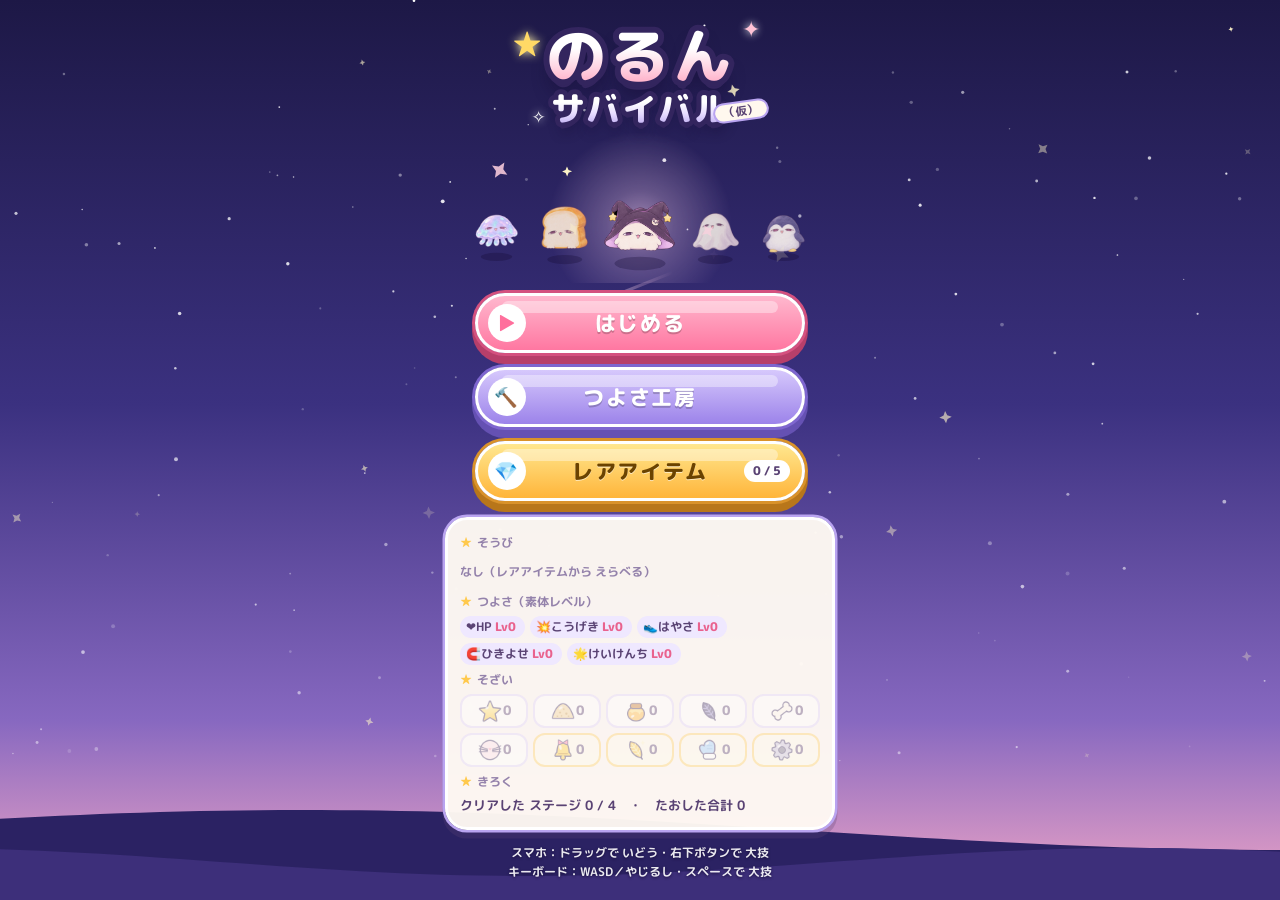
<file: survival/index_v6.html>
<!DOCTYPE html>
<html lang="ja">
<head>
<meta charset="utf-8">
<meta name="viewport" content="width=device-width,initial-scale=1,viewport-fit=cover,user-scalable=no">
<meta name="theme-color" content="#cdbdf5">
<title>のるんサバイバル（仮）</title>
<!-- 丸ゴシック：M PLUS Rounded 1c（のるん まなび と そろえる） -->
<link rel="preconnect" href="https://fonts.googleapis.com">
<link rel="preconnect" href="https://fonts.gstatic.com" crossorigin>
<link href="https://fonts.googleapis.com/css2?family=M+PLUS+Rounded+1c:wght@500;700;800&display=swap" rel="stylesheet">
<style>
/* パステル（ピンク・クリーム・ラベンダー）＋丸ゴシックで統一 */
:root{
  --ink:#5a4374; --sub:#9482ab; --cream:#fff8ee; --cream2:#ffefdc;
  --lav:#b9a4f0; --lav-l:#efe8ff; --line:#e0d4fb;
  --pink:#ff8fb1; --pink-d:#e9628e; --star:#ffc94d; --orange:#e2821a; --shadow:rgba(90,67,116,.28);
  --font:"Hiragino Maru Gothic ProN","Zen Maru Gothic","Kosugi Maru","M PLUS Rounded 1c","Yu Gothic UI","Meiryo",system-ui,sans-serif;
}
*{box-sizing:border-box;-webkit-tap-highlight-color:transparent}
html,body{margin:0;height:100%;background:#0e1a2b;color:var(--ink);font-family:var(--font);font-weight:700;
  overflow:hidden;overscroll-behavior:none;touch-action:none;user-select:none;-webkit-user-select:none}
canvas#cv{position:fixed;inset:0;width:100%;height:100%;display:block;touch-action:none}
button{font-family:var(--font);color:var(--ink);cursor:pointer}

/* ---- プレイ中の表示 ---- */
#hud{position:fixed;left:0;right:0;top:0;padding:calc(9px + env(safe-area-inset-top)) calc(11px + env(safe-area-inset-right)) 0 calc(11px + env(safe-area-inset-left));
  pointer-events:none;display:none;max-width:720px;margin:0 auto}
#hud.on{display:block}
.row{display:flex;align-items:center;gap:8px;margin-bottom:7px}
#hpbar{flex:1;height:24px;border-radius:12px;background:var(--cream);border:2px solid #fff;position:relative;overflow:hidden;
  box-shadow:0 0 0 2px var(--lav),0 3px 0 2px var(--shadow)}
#hpfill{position:absolute;left:0;top:0;bottom:0;width:100%;background:linear-gradient(#ffbfd1,#ff7fa6);border-radius:10px;transition:width .12s}
#hpfill::after{content:"";position:absolute;left:6px;right:6px;top:2px;height:5px;border-radius:3px;background:rgba(255,255,255,.5)}
.hico{position:absolute;left:7px;top:0;line-height:20px;font-size:13px;color:var(--pink-d);
  text-shadow:1px 0 0 #fff,-1px 0 0 #fff,0 1px 0 #fff,0 -1px 0 #fff}
#hptxt{position:absolute;inset:0;font-size:12.5px;line-height:20px;text-align:center;font-weight:900;color:var(--ink);
  text-shadow:0 0 3px #fff,0 0 3px #fff,0 0 2px #fff;font-variant-numeric:tabular-nums}
#time{font-size:22px;font-weight:900;min-width:72px;height:34px;line-height:30px;padding:0 8px;text-align:center;font-variant-numeric:tabular-nums;
  color:var(--ink);background:var(--cream);border:2px solid #fff;border-radius:17px;box-shadow:0 0 0 2px var(--lav),0 3px 0 2px var(--shadow)}
#time.hot{background:linear-gradient(#ffa6c1,#ff6f9c);color:#fff;box-shadow:0 0 0 2px var(--pink-d),0 3px 0 2px var(--shadow);
  animation:wig .45s ease-in-out infinite alternate}
@keyframes wig{from{transform:rotate(-2deg)}to{transform:rotate(2deg) scale(1.06)}}
.pill{font-size:12.5px;font-weight:900;padding:2px 10px;border-radius:99px;background:var(--cream);color:var(--ink);border:2px solid #fff;
  box-shadow:0 0 0 1.5px var(--lav),0 2px 0 1.5px var(--shadow);font-variant-numeric:tabular-nums;white-space:nowrap}
#lv{background:linear-gradient(#cdbdf7,#a892ea);color:#fff;text-shadow:0 1px 0 rgba(90,67,116,.55)}
#xpbar{flex:1;height:13px;border-radius:7px;background:var(--cream);border:2px solid #fff;position:relative;
  box-shadow:0 0 0 1.5px var(--lav),0 2px 0 1.5px var(--shadow)}
#xpfill{display:block;position:relative;height:100%;width:0;border-radius:5px;background:linear-gradient(90deg,#fff0a0,#ffc94d)}
#xpfill::after{content:"★";position:absolute;right:-9px;top:50%;transform:translateY(-54%);font-size:18px;line-height:1;color:#ffb400;
  text-shadow:1px 0 0 #fff,-1px 0 0 #fff,0 1px 0 #fff,0 -1px 0 #fff}
#skills{display:flex;flex-wrap:wrap;gap:4px}
.chip{display:inline-flex;align-items:center;gap:1px;font-size:13px;line-height:1;padding:3px 3px 3px 5px;border-radius:11px;
  background:rgba(255,248,238,.95);border:1.5px solid var(--lav)}
.chip b{min-width:15px;height:15px;line-height:15px;text-align:center;border-radius:8px;background:var(--pink);color:#fff;font-size:10.5px;font-weight:900}
.chip.max b{background:var(--star);color:#6b4a00}
.hbtn{pointer-events:auto;width:36px;height:36px;border-radius:50%;border:2px solid #fff;background:var(--cream);color:var(--ink);
  font-weight:900;font-size:17px;padding:0;box-shadow:0 0 0 2px var(--lav),0 3px 0 2px var(--shadow);
  display:flex;align-items:center;justify-content:center;gap:4px;flex:none}
.hbtn:active{transform:translateY(2px)}
#btnPause i{width:5px;height:14px;border-radius:3px;background:var(--ink)}

/* ---- 大技ボタン：まわりの輪＝ゲージ、中の星も下から色がたまる。満タンでキラキラ ---- */
#btnUlt{position:fixed;right:calc(15px + env(safe-area-inset-right));bottom:calc(26px + env(safe-area-inset-bottom));
  width:92px;height:92px;border-radius:50%;border:0;padding:0;display:none;--g:0;
  background:conic-gradient(#ff8fb1 0,#ffb65c calc(var(--g)*1%),#ece4ff 0);
  box-shadow:0 0 0 3px #fff,0 0 0 5.5px var(--lav),0 6px 0 5.5px var(--shadow)}
#btnUlt.on{display:block}
#btnUlt:active{transform:scale(.94)}
#btnUlt .in{position:absolute;inset:9px;border-radius:50%;display:flex;flex-direction:column;align-items:center;justify-content:center;
  background:radial-gradient(circle at 35% 25%,#fff 0,#fff6ea 55%,#ffe6ef 100%);box-shadow:inset 0 -5px 0 rgba(255,143,177,.22),0 0 0 2px #fff}
#btnUlt .st{font-style:normal;font-size:34px;line-height:1.05;
  background:linear-gradient(to top,#ffb52e calc(var(--g)*1%),#d9cdf5 0);-webkit-background-clip:text;background-clip:text;
  color:transparent;-webkit-text-fill-color:transparent}
#btnUlt .tx{font-size:13px;font-weight:900;color:var(--ink);margin-top:-3px;letter-spacing:.08em}
#btnUlt .sp{display:none;position:absolute;font-style:normal;color:#fff;line-height:1;pointer-events:none;
  text-shadow:0 0 6px #ffc94d,0 0 3px #ff8fb1,0 0 1px #ff8fb1}
#btnUlt .s1{left:-5px;top:0;font-size:22px}
#btnUlt .s2{right:-7px;top:24px;font-size:16px;animation-delay:.3s}
#btnUlt .s3{left:6px;bottom:-7px;font-size:18px;animation-delay:.55s}
#btnUlt.ready{animation:pulse .7s ease-in-out infinite alternate;
  background:conic-gradient(#ff8fb1,#ffd966,#a8ecd0,#b9a4f0,#ff8fb1);
  box-shadow:0 0 0 3px #fff,0 0 0 5.5px #ffb65c,0 0 22px 9px rgba(255,214,102,.95)}
#btnUlt.ready .in{background:radial-gradient(circle at 35% 25%,#fffbe0 0,#ffe27a 55%,#ffb1c8 100%)}
#btnUlt.ready .st{background:none;color:#fff;-webkit-text-fill-color:#fff;text-shadow:0 2px 0 #f08a1c,0 0 0 #f08a1c,0 0 10px #fff;
  animation:wob 1s ease-in-out infinite alternate}
#btnUlt.ready .tx{color:#c2416f}
#btnUlt.ready .sp{display:block;animation:twk .9s ease-in-out infinite alternate}
@keyframes pulse{from{transform:scale(1)}to{transform:scale(1.1)}}
@keyframes wob{from{transform:rotate(-14deg) scale(1)}to{transform:rotate(14deg) scale(1.12)}}
@keyframes twk{from{transform:scale(.35) rotate(0);opacity:.25}to{transform:scale(1.2) rotate(45deg);opacity:1}}

#banner{position:fixed;left:0;right:0;top:22%;text-align:center;font-size:22px;font-weight:900;pointer-events:none;opacity:0;color:#fff;
  text-shadow:2px 2px 0 var(--ink),-2px 2px 0 var(--ink),2px -2px 0 var(--ink),-2px -2px 0 var(--ink),0 3px 0 var(--ink),0 -2px 0 var(--ink),0 0 16px var(--pink)}
#banner.go{animation:ban 2.2s ease-out}
@keyframes ban{0%{opacity:0;transform:scale(.8)}12%{opacity:1;transform:scale(1.05)}80%{opacity:1}100%{opacity:0}}

/* ---- メニュー類 ---- */
.ov{position:fixed;inset:0;display:none;align-items:center;justify-content:center;flex-direction:column;
  padding:14px;background:rgba(74,53,99,.5);text-align:center}
.ov.on{display:flex}
.panel{position:relative;background:linear-gradient(#fffaf3,#fff0e2);border:3px solid #fff;border-radius:28px;padding:20px 16px 18px;max-width:460px;width:100%;
  max-height:100%;overflow-y:auto;touch-action:pan-y;box-shadow:0 0 0 3px var(--lav),0 9px 0 3px var(--shadow)}
.panel::before,.panel::after{position:absolute;top:9px;font-size:19px;line-height:1;pointer-events:none}
.panel::before{content:"✦";left:14px;color:var(--pink)}
.panel::after{content:"★";right:14px;color:var(--star)}
h1{margin:0 0 2px;font-size:26px;letter-spacing:.04em;color:var(--ink);text-shadow:0 2px 0 #ffd5e2}
h1 small{font-size:13px;color:var(--sub);font-weight:700}
h2{margin:0 0 10px;font-size:23px;color:var(--ink);text-shadow:0 2px 0 #ffd5e2}
p{margin:6px 0;color:var(--sub);font-size:13px;line-height:1.65}
p b{color:var(--pink-d)}
.big{display:inline-block;margin-top:10px;padding:12px 32px;border-radius:999px;border:3px solid #fff;
  background:linear-gradient(#ffb0c8,#ff7fa6);color:#fff;font-weight:900;font-size:18px;text-shadow:0 1px 0 var(--pink-d);
  box-shadow:0 0 0 2px var(--pink-d),0 6px 0 2px #c94f79}
.big:active{transform:translateY(4px);box-shadow:0 0 0 2px var(--pink-d),0 2px 0 2px #c94f79}
.ghost{display:inline-block;margin:10px 0 0 8px;padding:10px 18px;border-radius:999px;border:2.5px solid var(--lav);
  background:#fff;color:var(--ink);font-weight:900;font-size:14px}
.best{font-size:13px;color:var(--orange);font-weight:900}
#forms{display:flex;gap:6px;justify-content:center;margin:10px 0 6px}
.fbtn{flex:1;min-width:0;padding:4px 0 6px;border-radius:16px;border:2.5px solid var(--line);background:var(--lav-l);
  font-size:11px;font-weight:900;position:relative;color:var(--ink)}
.fbtn canvas{width:48px;height:48px;display:block;margin:0 auto}
.fbtn.sel{border-color:var(--pink);background:#ffdbe7;box-shadow:0 3px 0 var(--pink-d)}
.fbtn.sel::before{content:"★";position:absolute;right:-5px;top:-8px;font-size:17px;color:var(--star);text-shadow:1px 0 0 #fff,-1px 0 0 #fff,0 1px 0 #fff,0 -1px 0 #fff}
.fbtn.lock canvas{opacity:.28}
.fbtn.lock::after{content:"🔒";position:absolute;left:0;right:0;top:14px;font-size:20px}
#formInfo{min-height:58px;font-size:12.5px;line-height:1.6;color:var(--ink);background:var(--lav-l);border-radius:14px;padding:8px 10px}
#formInfo i{font-style:normal;color:var(--sub)}
#limits{display:flex;gap:8px;justify-content:center;align-items:center;margin-top:10px;font-size:13px;color:var(--sub)}
.lbtn{padding:6px 16px;border-radius:999px;border:2.5px solid var(--line);background:#fff;font-weight:900;font-size:14px;color:var(--ink)}
.lbtn.sel{border-color:var(--star);background:#fff0bd;box-shadow:0 3px 0 #e9b23a}
.stg{display:flex;align-items:center;gap:8px;text-align:left;padding:10px 12px;border-radius:18px;border:2.5px solid var(--line);background:#fff;margin:8px 0}
.stg .nm{flex:1;min-width:0}
.stg b{font-size:15px;display:block;color:var(--ink)}
.stg small{font-size:11.5px;color:var(--orange);display:block;line-height:1.5}
.stg.lock{opacity:.55;background:var(--lav-l)}
.stg.lock small{color:var(--sub)}
.sbtn{padding:8px 13px;border-radius:999px;border:2px solid #fff;background:linear-gradient(#ffb0c8,#ff7fa6);color:#fff;font-weight:900;font-size:13.5px;
  white-space:nowrap;box-shadow:0 0 0 1.5px var(--pink-d),0 3px 0 1.5px #c94f79}
.sbtn.inf{background:#fff;border:2.5px solid var(--lav);color:var(--ink);padding:7px 11px;box-shadow:0 3px 0 var(--lav)}
table.st{margin:6px auto;border-collapse:collapse;font-size:16px;color:var(--ink)}
table.st td{padding:3px 12px;text-align:left}
table.st td:last-child{text-align:right;font-weight:900;font-variant-numeric:tabular-nums}
.new{display:inline-block;background:var(--pink);color:#fff;font-size:10.5px;margin-left:6px;padding:1px 7px;border-radius:99px;vertical-align:middle}
#unlockMsg{color:var(--pink-d);font-weight:900;font-size:14px}

#levelup h2{color:#fff;text-shadow:2px 2px 0 var(--ink),-2px 2px 0 var(--ink),2px -2px 0 var(--ink),-2px -2px 0 var(--ink),0 3px 0 var(--ink)}
#cards{display:flex;gap:10px;justify-content:center;width:100%;max-width:560px}
.card{flex:1;min-width:0;display:flex;flex-direction:column;align-items:center;gap:5px;padding:11px 8px 13px;color:var(--ink);
  border-radius:22px;border:3px solid #fff;background:linear-gradient(#fffaf3,#fff0e2);box-shadow:0 0 0 2.5px var(--lav),0 6px 0 2.5px var(--shadow)}
.card.newsk{background:linear-gradient(#fffbe3,#ffe9f0);box-shadow:0 0 0 2.5px var(--star),0 6px 0 2.5px #d9a534}
.card:active{transform:translateY(3px)}
.card em{font-style:normal;font-size:10px;font-weight:900;padding:2px 9px;border-radius:99px;background:var(--lav-l);color:var(--ink)}
.card.newsk em{background:var(--star);color:#6b4a00}
.card .ic{font-size:40px;line-height:1.25}
.card b{font-size:15px;font-weight:900}
.card span.d{font-size:11.5px;line-height:1.5;color:var(--sub)}
@media (max-width:420px){ .card b{font-size:13.5px} .card span.d{font-size:10.5px} h1{font-size:23px} }

/* ===================== v6：ゲームらしい見た目 ===================== */
:root{--font:"M PLUS Rounded 1c","Hiragino Maru Gothic ProN","Zen Maru Gothic","Kosugi Maru","Yu Gothic UI","Meiryo",system-ui,sans-serif;--ink2:#33255e}
h1,h2,h3,b,.big,.bb,.ribbon{font-weight:800}

/* ---- リボン見出し ---- */
.ribbon{position:relative;z-index:0;display:inline-block;margin:-2px auto 10px;padding:7px 26px 8px;border-radius:10px;
  background:linear-gradient(#ffb3cb,#ff7aa3);color:#fff;font-size:20px;letter-spacing:.06em;text-shadow:0 2px 0 #c94f79;box-shadow:0 4px 0 #c94f79}
.ribbon::before,.ribbon::after{content:"";position:absolute;z-index:-1;top:10px;width:22px;height:100%;background:#e9628e}
.ribbon::before{left:-14px;clip-path:polygon(0 0,100% 0,100% 100%,0 100%,38% 50%)}
.ribbon::after{right:-14px;clip-path:polygon(0 0,100% 0,62% 50%,100% 100%,0 100%)}
.ribbon.lav{background:linear-gradient(#d3c4fb,#9d84ea);text-shadow:0 2px 0 #6551b3;box-shadow:0 4px 0 #6551b3}
.ribbon.lav::before,.ribbon.lav::after{background:#7e66cf}
.ribbon.gold{background:linear-gradient(#ffe48a,#ffb83d);color:#6b4300;text-shadow:0 1px 0 rgba(255,255,255,.6);box-shadow:0 4px 0 #b8761a}
.ribbon.gold::before,.ribbon.gold::after{background:#d9922a}
.panel.wide{max-width:480px}
.sec{display:flex;align-items:center;gap:8px;margin:12px 0 7px;font-size:13.5px;color:var(--ink)}
.sec::before,.sec::after{content:"";flex:1;height:2px;border-radius:2px;background:var(--line)}
.sub{font-size:12px;margin:0 0 8px}

/* ---- タイトル ---- */
#title{background:none;justify-content:flex-start;overflow-y:auto;touch-action:pan-y;
  padding:calc(16px + env(safe-area-inset-top)) 14px calc(16px + env(safe-area-inset-bottom))}
.tbox{width:100%;max-width:420px;margin:auto;display:flex;flex-direction:column;align-items:center;gap:10px}
.logo{position:relative;display:flex;flex-direction:column;align-items:center;line-height:1.05;margin-top:6px}
.lgw{position:relative;display:inline-block;letter-spacing:.05em;font-weight:800}
.lgw .bk{position:absolute;left:0;top:0;color:var(--ink2);-webkit-text-fill-color:var(--ink2);-webkit-text-stroke:12px var(--ink2);
  text-shadow:0 8px 0 var(--ink2),0 14px 16px rgba(20,10,50,.5)}
.lgw .fr{position:relative;background:linear-gradient(#fff 0,#fff 42%,#ffd6e4 64%,#ff8fb1 100%);-webkit-background-clip:text;background-clip:text;
  color:transparent;-webkit-text-fill-color:transparent}
.l1{font-size:60px}
.l2{font-size:34px;margin-top:4px}
.l2 .bk{-webkit-text-stroke:10px var(--ink2);text-shadow:0 6px 0 var(--ink2),0 10px 12px rgba(20,10,50,.45)}
.l2 .fr{background:linear-gradient(#fff 0,#fff 38%,#e7dcff 62%,#a892ea 100%);-webkit-background-clip:text;background-clip:text}
.kari{position:absolute;right:-34px;bottom:6px;font-style:normal;font-size:11.5px;padding:2px 8px;border-radius:99px;background:var(--cream);
  color:var(--ink);border:2px solid var(--lav);transform:rotate(-8deg)}
.lst{position:absolute;font-style:normal;line-height:1;animation:twk 1.3s ease-in-out infinite alternate}
.lst.s1{left:-34px;top:6px;font-size:30px;color:#ffd966;text-shadow:0 0 10px #fff3a8}
.lst.s2{right:-26px;top:-6px;font-size:22px;color:#ffc2d6;animation-delay:.45s;text-shadow:0 0 8px #fff}
.lst.s3{left:-14px;bottom:2px;font-size:17px;color:#fff;animation-delay:.9s;text-shadow:0 0 8px #fff}
#hero{width:100%;max-width:390px;height:150px;display:block;margin-top:-4px}
.menu{display:flex;flex-direction:column;gap:14px;width:100%;max-width:330px}
.bb{position:relative;display:flex;align-items:center;justify-content:center;height:60px;border-radius:30px;border:3px solid #fff;
  font-size:21px;color:#fff;letter-spacing:.08em;text-shadow:0 2px 0 rgba(0,0,0,.2);overflow:visible}
.bb::after{content:"";position:absolute;left:24px;right:24px;top:5px;height:12px;border-radius:8px;background:rgba(255,255,255,.38);pointer-events:none}
.bb i{position:absolute;left:10px;top:50%;transform:translateY(-50%);width:38px;height:38px;border-radius:50%;background:#fff;
  display:flex;align-items:center;justify-content:center;font-style:normal;font-size:19px;text-shadow:none}
.bb .nb{position:absolute;right:12px;top:50%;transform:translateY(-50%);font-size:12px;letter-spacing:0;padding:2px 9px;border-radius:99px;background:#fff;color:var(--ink);text-shadow:none}
.bb:active{transform:translateY(5px)}
.bb.pink{background:linear-gradient(#ffb8ce,#ff77a1);box-shadow:0 0 0 3px #d4517f,0 8px 0 3px #b73f6a}
.bb.pink:active{box-shadow:0 0 0 3px #d4517f,0 3px 0 3px #b73f6a}
.bb.pink i{color:#ff6f9c}
.bb.lav{background:linear-gradient(#d6c8fc,#9c83ea);box-shadow:0 0 0 3px #7e66cf,0 8px 0 3px #6551b3}
.bb.lav:active{box-shadow:0 0 0 3px #7e66cf,0 3px 0 3px #6551b3}
.bb.gold{background:linear-gradient(#ffe78f,#ffb53a);color:#6b4300;text-shadow:0 1px 0 rgba(255,255,255,.6);box-shadow:0 0 0 3px #d9922a,0 8px 0 3px #b8761a}
.bb.gold:active{box-shadow:0 0 0 3px #d9922a,0 3px 0 3px #b8761a}
.tcard{width:100%;max-width:390px;margin-top:6px;background:rgba(255,250,243,.96);border:3px solid #fff;border-radius:22px;padding:8px 12px 12px;
  box-shadow:0 0 0 2.5px var(--lav),0 6px 0 2.5px var(--shadow);text-align:left}
.tcard h4{display:flex;align-items:center;gap:5px;margin:6px 0 5px;font-size:12px;color:var(--sub)}
.tcard h4::before{content:"★";color:var(--star)}
.hint{margin:4px 0 0;color:#fff;font-size:11.5px;opacity:.9;text-shadow:0 1px 3px rgba(20,10,50,.9)}
.matgrid{display:grid;grid-template-columns:repeat(5,1fr);gap:5px}
.mat{display:flex;align-items:center;justify-content:center;gap:1px;min-width:0;padding:3px 2px;border-radius:12px;background:#fff;border:2px solid var(--line);
  font-size:13px;font-weight:800;color:var(--ink);font-variant-numeric:tabular-nums;white-space:nowrap}
.mat img{width:24px;height:24px;flex:none}
.mat.zero{opacity:.38}
.mat.boss{border-color:#ffd36b;background:#fffaea}
.mat.short{border-color:var(--pink);background:#ffeef3;color:var(--pink-d)}
.chips{display:flex;flex-wrap:wrap;gap:5px}
.schip{display:inline-flex;align-items:center;gap:3px;padding:2px 9px 2px 6px;border-radius:99px;background:var(--lav-l);font-size:12px;color:var(--ink)}
.schip b{color:var(--pink-d)}
.eqline{display:flex;align-items:center;gap:8px;font-size:13px;color:var(--ink);min-height:30px}
.eqline img{width:30px;height:30px}
.eqline .none{color:var(--sub);font-size:12px}

/* ---- じゅんび（へんしん・じかん・ステージ） ---- */
#stage,#forge,#equip{background:rgba(40,25,80,.28)}
.stg.gap{justify-content:center;border-style:dashed;background:transparent;color:var(--sub);font-size:12px;padding:6px}
.stg.final{border-color:#ffd36b;background:linear-gradient(#fffbea,#fff3f7)}
.stg .no{flex:none;width:38px;height:38px;border-radius:12px;display:flex;align-items:center;justify-content:center;font-size:17px;font-weight:800;color:#fff;
  background:linear-gradient(#d6c8fc,#9c83ea);box-shadow:0 3px 0 #6551b3}
.stg.final .no{background:linear-gradient(#ffe78f,#ffb53a);color:#6b4300;box-shadow:0 3px 0 #b8761a}

/* ---- つよさ工房 ---- */
.frow{display:grid;grid-template-columns:46px 1fr;gap:3px 10px;align-items:center;text-align:left;padding:9px 10px;margin:8px 0;
  border-radius:18px;background:#fff;border:2.5px solid var(--line)}
.frow .fi{grid-row:1/4;width:46px;height:46px;border-radius:15px;background:var(--lav-l);display:flex;align-items:center;justify-content:center;font-size:25px}
.frow .fn{font-size:15px;color:var(--ink);display:flex;align-items:center;gap:6px}
.frow .fn small{font-size:11px;color:#fff;background:var(--lav);border-radius:99px;padding:0 7px}
.pips{display:flex;gap:3px}
.pips i{width:11px;height:11px;border-radius:50%;background:#efe9ff;border:1.5px solid var(--lav)}
.pips i.on{background:linear-gradient(#ffe48a,#ffb83d);border-color:#d9922a}
.frow .fx{font-size:11.5px;color:var(--sub)}
.frow .fx b{color:var(--pink-d)}
.frow .foot{grid-column:1/3;display:flex;align-items:center;gap:6px;margin-top:4px}
.frow .cost{flex:1;display:flex;flex-wrap:wrap;gap:4px}
.frow .cost .mat{padding:2px 7px 2px 3px;font-size:12px}
.frow .cost .mat img{width:20px;height:20px}
.fbuy{flex:none;padding:8px 14px;border-radius:999px;border:2.5px solid #fff;background:linear-gradient(#ffb8ce,#ff77a1);color:#fff;
  font-size:14px;font-weight:800;box-shadow:0 0 0 2px #d4517f,0 4px 0 2px #b73f6a;white-space:nowrap}
.fbuy:active{transform:translateY(3px);box-shadow:0 0 0 2px #d4517f,0 1px 0 2px #b73f6a}
.fbuy:disabled{background:#e9e4f3;color:#a59bb8;box-shadow:0 0 0 2px #cfc6e2,0 4px 0 2px #b9afcf;text-shadow:none}
.fbuy.max{background:linear-gradient(#ffe78f,#ffb53a);color:#6b4300;box-shadow:0 0 0 2px #d9922a,0 4px 0 2px #b8761a}
.frow.pop{animation:fpop .45s ease-out}
@keyframes fpop{0%{transform:scale(1)}40%{transform:scale(1.04);box-shadow:0 0 0 4px #ffd966}100%{transform:scale(1)}}

/* ---- レアアイテム ---- */
.eqgrid{display:grid;grid-template-columns:1fr 1fr;gap:10px}
.eqc2{position:relative;display:flex;flex-direction:column;align-items:center;gap:3px;padding:12px 8px 10px;border-radius:18px;background:#fff;
  border:2.5px solid var(--line);color:var(--ink);text-align:center}
.eqc2 img{width:52px;height:52px}
.eqc2 b{font-size:14px}
.eqc2 span{font-size:11px;color:var(--sub);line-height:1.5}
.eqc2.sel{border-color:var(--pink);background:#fff0f5;box-shadow:0 4px 0 var(--pink-d)}
.eqc2.sel::after{content:"そうびちゅう";position:absolute;top:-10px;right:8px;font-size:10.5px;padding:1px 9px;border-radius:99px;background:var(--pink);color:#fff}
.eqc2.lock{background:#f6f3fc}
.eqc2.lock img{filter:brightness(0) opacity(.22)}
.eqc2.lock b{color:var(--sub)}
.eqc2.none{grid-column:1/3;flex-direction:row;justify-content:center;gap:8px;padding:10px}

/* ---- けっか ---- */
.tiles{display:grid;grid-template-columns:repeat(3,1fr);gap:7px;margin:6px 0 4px}
.tile{background:#fff;border:2.5px solid var(--line);border-radius:16px;padding:7px 4px 6px}
.tile small{display:block;font-size:10.5px;color:var(--sub)}
.tile b{display:block;font-size:23px;color:var(--ink);font-variant-numeric:tabular-nums;line-height:1.25}
.tile .new{margin:0}
#eMats .none{grid-column:1/6;font-size:12px;color:var(--sub)}
.rareget{display:flex;align-items:center;gap:10px;justify-content:center;margin:10px 0 2px;padding:8px 10px;border-radius:16px;
  background:linear-gradient(#fffbe3,#ffe9f0);border:2.5px solid var(--star);font-size:13px;color:var(--ink);animation:fpop .6s ease-out}
.rareget img{width:40px;height:40px}
.rareget small{display:block;color:var(--sub);font-size:11px}
#end .big{min-width:200px}

/* ---- ゲーム中の表示（1枚のパネルにまとめる） ---- */
.hwrap{display:flex;gap:8px;align-items:flex-start}
.hpanel{flex:1;min-width:0;background:rgba(255,250,243,.94);border:2.5px solid #fff;border-radius:20px;padding:7px 9px 8px;
  box-shadow:0 0 0 2.5px var(--lav),0 5px 0 2.5px var(--shadow)}
.hrow{display:flex;align-items:center;gap:7px}
.hrow+.hrow{margin-top:6px}
.hbtns{display:flex;flex-direction:column;gap:10px;padding-top:2px}
.hpanel #hpbar,.hpanel #xpbar{box-shadow:none;border:2px solid var(--lav)}
.hpanel #hpbar{height:22px;background:#fff}
.hpanel #hptxt,.hpanel .hico{line-height:18px}
.hpanel #time{box-shadow:none;border:2px solid var(--lav);background:#fff;height:30px;line-height:26px;font-size:21px}
.hpanel #time.hot{border-color:var(--pink-d)}
.hpanel .pill{box-shadow:none;border:2px solid var(--lav);background:#fff}
.hpanel #lv{background:linear-gradient(#cdbdf7,#a892ea);border-color:#a892ea}
.hpanel #xpbar{background:#fff}
.ulab{flex:none;font-size:11.5px;color:#fff;background:linear-gradient(#ffb3cb,#ff7aa3);padding:1px 8px;border-radius:99px;text-shadow:0 1px 0 #c94f79}
#ultbar{flex:1;position:relative;height:16px;border-radius:9px;background:#fff;border:2px solid var(--lav);overflow:hidden}
#ultfill{position:absolute;left:0;top:0;bottom:0;width:0;border-radius:7px;background:linear-gradient(90deg,#ff8fb1,#ffb65c)}
#ulttxt{position:absolute;inset:0;text-align:center;font-size:10.5px;line-height:12px;font-weight:800;color:var(--ink);text-shadow:0 0 3px #fff,0 0 3px #fff}
#ultbar.ready{border-color:#ffb65c;box-shadow:0 0 10px 3px rgba(255,214,102,.95);animation:ubar .55s ease-in-out infinite alternate}
#ultbar.ready #ultfill{background:linear-gradient(90deg,#ff8fb1,#ffd966,#a8ecd0,#b9a4f0,#ff8fb1,#ffd966);background-size:200% 100%;animation:rainbow 1.1s linear infinite}
#ultbar.ready #ulttxt{color:#c2416f}
@keyframes ubar{from{transform:scale(1)}to{transform:scale(1.04)}}
@keyframes rainbow{from{background-position:0 0}to{background-position:-200% 0}}
.eqc{display:none;flex:none;align-items:center;gap:2px;padding:0 8px 0 2px;font-size:11px;height:22px}
.eqc.on{display:inline-flex}
.eqc img{width:20px;height:20px}
.eqc.off{opacity:.55}
#skills{margin-top:7px}
</style>
</head>
<body>
<canvas id="cv"></canvas>

<div id="hud">
  <div class="hwrap">
    <div class="hpanel">
      <div class="hrow">
        <div id="hpbar"><i id="hpfill"></i><b class="hico">♥</b><span id="hptxt"></span></div>
        <div id="time">3:00</div>
      </div>
      <div class="hrow">
        <span id="lv" class="pill">Lv 1</span>
        <div id="xpbar"><i id="xpfill"></i></div>
        <span id="kills" class="pill">0 たおした</span>
      </div>
      <div class="hrow">
        <span class="ulab">大技</span>
        <div id="ultbar"><i id="ultfill"></i><span id="ulttxt"></span></div>
        <span id="eqChip" class="pill eqc"></span>
      </div>
    </div>
    <div class="hbtns">
      <button class="hbtn" id="btnSnd" aria-label="おと">♪</button>
      <button class="hbtn" id="btnPause" aria-label="ポーズ"><i></i><i></i></button>
    </div>
  </div>
  <div id="skills"></div>
</div>
<button id="btnUlt" aria-label="大技"><span class="in"><i class="st">★</i><b class="tx">大技</b></span><i class="sp s1">✦</i><i class="sp s2">✦</i><i class="sp s3">✧</i></button>
<div id="banner"></div>

<div class="ov on" id="title">
  <div class="tbox">
    <div class="logo">
      <span class="lgw l1"><span class="bk">のるん</span><span class="fr">のるん</span></span>
      <span class="lgw l2"><span class="bk">サバイバル</span><span class="fr">サバイバル</span></span>
      <i class="kari">（仮）</i><i class="lst s1">★</i><i class="lst s2">✦</i><i class="lst s3">✧</i>
    </div>
    <canvas id="hero"></canvas>
    <div class="menu">
      <button class="bb pink" id="btnStart"><i>▶</i>はじめる</button>
      <button class="bb lav" id="btnForge"><i>🔨</i>つよさ工房</button>
      <button class="bb gold" id="btnEquip"><i>💎</i>レアアイテム<span class="nb" id="rareCount"></span></button>
    </div>
    <div class="tcard" id="titleBag"></div>
    <p class="hint">スマホ：ドラッグで いどう・右下ボタンで 大技<br>キーボード：WASD／やじるし・スペースで 大技</p>
  </div>
</div>

<div class="ov" id="stage">
  <div class="panel wide">
    <div class="ribbon">じゅんび</div>
    <div class="sec">へんしん</div>
    <div id="forms"></div>
    <div id="formInfo"></div>
    <div id="limits">じかん <button class="lbtn" data-l="180">3分</button><button class="lbtn" data-l="300">5分</button></div>
    <div class="sec">そうび</div>
    <div class="eqline" id="prepEq" style="justify-content:center"></div>
    <div class="sec">ステージ</div>
    <div id="stageList"></div>
    <button class="ghost" id="btnBack">もどる</button>
  </div>
</div>

<div class="ov" id="forge">
  <div class="panel wide">
    <div class="ribbon lav">つよさ工房</div>
    <p class="sub">そざいを つかって、のるんの きほんの つよさを あげよう。<br>あげた つよさは ずっと つづくよ。</p>
    <div class="matgrid" id="forgeBag"></div>
    <div id="forgeList"></div>
    <button class="ghost" id="btnForgeBack">もどる</button>
  </div>
</div>

<div class="ov" id="equip">
  <div class="panel wide">
    <div class="ribbon gold">レアアイテム</div>
    <p class="sub">1つだけ もっていけるよ。タップで そうび。</p>
    <div class="eqgrid" id="equipList"></div>
    <button class="ghost" id="btnEquipBack">もどる</button>
  </div>
</div>

<div class="ov" id="levelup">
  <h2>レベルアップ！ スキルを えらぼう</h2>
  <div id="cards"></div>
</div>

<div class="ov" id="pause">
  <div class="panel">
    <div class="ribbon lav">ひとやすみ</div><br>
    <button class="big" id="btnResume">つづける</button>
    <button class="ghost" id="btnQuit">じゅんびへ</button>
  </div>
</div>

<div class="ov" id="end">
  <div class="panel wide">
    <div class="ribbon" id="endTitle"></div>
    <p id="endMsg"></p>
    <div class="tiles">
      <div class="tile"><small>いきのこった時間</small><b id="eTime"></b></div>
      <div class="tile"><small>たおした数</small><b id="eKills"></b></div>
      <div class="tile"><small>レベル</small><b id="eLv"></b></div>
    </div>
    <div class="sec">ひろった そざい</div>
    <div class="matgrid" id="eMats"></div>
    <div id="eRare"></div>
    <p id="unlockMsg"></p>
    <p class="best" id="bestEnd"></p>
    <button class="big" id="btnNext" style="display:none">つぎのステージ</button><br>
    <button class="big" id="btnRetry">もう一度</button>
    <button class="ghost" id="btnToTitle">じゅんびへ</button>
  </div>
</div>

<script>
/* ============================================================
   のるんサバイバル（仮） v6
   単体HTML + Canvas / 外部ライブラリなし
   ------------------------------------------------------------
   調整は下の CFG / FORMS / SKILLS / ETYPES。
   のるんの絵は SPRITES、敵の絵は ENEMY_SPRITES に画像パス（ファイルが無ければ仮絵で動く）。
   テスト用：URLの末尾に ?unlock=1 を付けると全へんしんが一時的に使える（保存はされない）。
   ============================================================ */
(() => {
'use strict';

/* ---------- 調整つまみ ---------- */
const CFG = {
  LIMITS: [180, 300],       // タイトルで選べる制限時間（秒）。ここに 600 などを足せば選択肢が増える
  DEFAULT_LIMIT: 180,
  WORLD: 3200,
  /* 手（最終面のボス）：画面のはしの上空にうかび、every 秒ごとに「つかみ」。
     warn=影の予告(秒) / R=つかむ範囲の半径 / knock=ノックバックの強さ / ground=地面にいる時間 */
  HAND: {every:[2.4,3.6], warn:1.0, R:92, knock:430, ground:0.6},
  /* ルンバ：speed=走る速さ / suck=かけらを吸いこむ範囲 / suckSpd=吸い寄せる速さ */
  ROOMBA: {speed:170, suck:110, suckSpd:150},
  CROW_DIVE: 520,           // カラスの急降下の速さ
  DOG_RUSH: 240,            // いぬの突進の速さ
  TILT_MAX: 10,             // のるんが移動方向へ傾く最大角度（度）
  SPRITE_H: 50,             // のるんのPNGを描く高さ（当たり判定の半径は16）
  SPRITE_DY: -3,            // のるんのPNGの上下位置の微調整
  /* 敵ごとの表示サイズ倍率（当たり判定は変わらない）。表示の高さ ＝ 当たり判定の半径 × 2.7 × この倍率。
     ネコ・カラス・いぬは のるん（高さ50）の約2倍＝高さ100前後。ボスはさらに大きい（ボスネコ約216、ボスカラス約186） */
  ENEMY_SCALE: {ant:1.2, bee:1.2, cat:2.45, crow:2.6, dog:1.55, bosscat:1.6, bosscrow:1.5, hand:1.3, roomba:1.6},
  EDGE_FIX: true,           // 絵が画像の端で切れている時（翼の先など）、切り口を丸い先端に整える
  BG_TILE: 512,             // 背景画像1枚を敷く大きさ（ゲーム内の長さ。1024pxの絵を半分の大きさで敷く）
  /* 背景画像の見やすさ調整はステージごと（STAGES の bgSat / bgDim / bgSoft）。
     bgSat=彩度（1=そのまま、0=白黒）  bgDim=暗くする量（0〜1）  bgSoft=ぼかす量（0〜1）。書かなければ そのまま */
  BG_DIM: 0,                // 全ステージ共通で、さらに暗くする量（0〜1）。各ステージの bgDim に足される
  FX_AMOUNT: 1,             // エフェクトの粒子の量（倍率）
  FX_MAX: 420,              // 粒子の同時上限
  FX_AUTO: true,            // 重い端末では粒子を自動で間引く
  FX_MIN: 0.25,             // 自動間引きの下限（量の倍率）
  /* ---- ステージごとの難易度（数字を変えるのはここだけでよい）----
     spawnInterval=[開始時,終了時] の出現間隔(秒)   spawnExtra=終盤に1回で増える数
     hpMul=敵HP倍率   hpGrowth=終了時の敵HPは ×(1+これ)   enemyCap=同時出現数の上限
     dmgMul/dmgGrowth=敵の攻撃   spdGrowth=敵の速さの伸び
     finaleSpawn/finaleHp/finaleCap=残り30秒のラッシュ（出現間隔の倍率／HP倍率／同時上限）
     mix=[出始める進行度, 最初の割合, 終了時までに増える割合]（残りは ねこ）
     ant=[行列が来る間隔 開始時, 終了時, 同時上限]   crowMax=カラスの同時上限
     roomba=[出始める進行度, 何秒ごとに来るか, 同時上限]（書かなければ出ない）
     bosses=[{at:進行度(0〜1), type, hpMul, escort:[おともの種類,数]}]（type:'hand' の手は、倒すまで ずっと残る）
     ステージは この並び順に かいほうされる（1つ前をクリアで つぎ）。id は表示用の番号 */
  STAGES: [
    {id:1, name:'星空の草原', bg:'meadow', bgImg:'img/bg_stage1.png', bgSat:0.6, bgDim:0.36, bgSoft:0.45,
     spawnInterval:[1.9,0.85], spawnExtra:1.0, hpMul:0.6, hpGrowth:0.9, enemyCap:80,
     dmgMul:0.6, dmgGrowth:0.2, spdGrowth:0.05, finaleSpawn:0.75, finaleHp:1.1, finaleCap:110,
     mix:{bee:[0.25,0.10,0.05], crow:[9,0,0], dog:[0.55,0.04,0.03]}, ant:[8,6,8], crowMax:0,
     bosses:[{at:0.6,type:'bosscat',hpMul:0.35}], handAt:null},
    {id:2, name:'お庭', bg:'garden', bgImg:'img/bg_stage2.png', bgSat:0.55, bgDim:0.4, bgSoft:0.5,
     spawnInterval:[1.35,0.5], spawnExtra:2.0, hpMul:0.8, hpGrowth:1.6, enemyCap:170,
     dmgMul:0.8, dmgGrowth:0.35, spdGrowth:0.12, finaleSpawn:0.6, finaleHp:1.2, finaleCap:220,
     mix:{bee:[0.05,0.32,0.15], crow:[0.5,0.03,0.02], dog:[0.3,0.06,0.05]}, ant:[5,3,15], crowMax:3,
     bosses:[{at:0.55,type:'bosscat',hpMul:0.7}], handAt:null},
    {id:3, name:'町', bg:'town', bgImg:'img/bg_stage3.png',
     spawnInterval:[1.15,0.4], spawnExtra:2.4, hpMul:0.95, hpGrowth:2.1, enemyCap:220,
     dmgMul:0.95, dmgGrowth:0.45, spdGrowth:0.18, finaleSpawn:0.55, finaleHp:1.3, finaleCap:280,
     mix:{bee:[0.1,0.12,0.08], crow:[0.1,0.14,0.08], dog:[0.2,0.10,0.08]}, ant:[8,5,8], crowMax:14,
     bosses:[{at:0.35,type:'bosscat',hpMul:0.9},{at:0.7,type:'bosscrow',hpMul:1.1,escort:['crow',4]}], handAt:null},
    // ※ ステージ4〜9 は ここに入る予定（いまは空き番号）
    {id:10, name:'家の中', bg:'house', bgImg:'img/bg_stage10.png', final:true,
     spawnInterval:[1.15,0.42], spawnExtra:2.3, hpMul:0.95, hpGrowth:2.0, enemyCap:210,
     dmgMul:0.95, dmgGrowth:0.45, spdGrowth:0.18, finaleSpawn:0.6, finaleHp:1.25, finaleCap:260,
     mix:{bee:[0.05,0.14,0.06], crow:[0.15,0.07,0.05], dog:[0.15,0.09,0.07]}, ant:[7,4,10], crowMax:6,
     roomba:[0.06,18,2],   // ルンバは ボス級（レアアイテムが おちる）なので、たくさん出しすぎない
     bosses:[{at:0.22,type:'bosscat',hpMul:0.9},{at:0.42,type:'hand',hpMul:0.5},{at:0.7,type:'bosscrow',hpMul:1.0,escort:['crow',3]}], handAt:null},
  ],
  /* エンドレス：ref 秒で通常の終盤の強さになり、その先も強くなり続ける。
     hpOver=ref を超えた分の敵HPの伸び（2乗で効く） / spdOver=敵の速さの伸び / capOver=同時出現数の伸び / capMax=同時出現数の天井
     ボスは bossEvery 秒ごとに順番に出て、出るたびにHP +bossGrow */
  ENDLESS: {ref:180, hpOver:0.5, spdOver:0.25, capOver:0.6, capMax:300, bossEvery:60, bossGrow:0.4},
  PLAYER_HP: 100,
  FINALE: 30,               // 残りこの秒数から「さいごのラッシュ」
  BOSS_REWARD: {level:true, ult:true},   // ボス撃破のごほうび（レベルアップ確定／大技ゲージ満タン）
  BONUS_FROM_LV: 3,         // このLv以上のスキルが1つでもできたら、3択にボーナス枠が混ざり始める
  BONUS_RATE: 0.3,          // 混ざる確率
  HERB_LIFE: 10,            // 回復エリアの寿命（秒）
  HERB_SHRINK: 5,           // 敵1体が踏んでいる間に縮む速さ（px/秒）
  HERB_SHRINK_MAX: 45,      // 縮む速さの上限
  HEART_RATE: 0.03,
  ULT_NEED: 60,             // 大技に必要な討伐数（ボスは10体ぶん）
  ULT_STEP: 15,             // 大技を使うたびに必要数がこれだけ増える
  SKILL_MAX: 5,
  SAVE_KEY: 'norun-survival-v2',
  /* ---- そざい・つよさ工房・レアアイテム ---- */
  DROP: {common:0.10, own:0.20},   // ほしのもと（全部の敵）／その敵の そざい（ボス・ルンバは かならず1こ）
  /* 工房のコスト（これから上げるレベル 1〜10 ごと）。mat=その項目の敵そざい / boss=ボスそざい / fin=最終面そざい */
  FORGE_COST: {hoshi:[5,10,15,25,35,45,60,75,90,110], mat:[0,0,0,8,12,16,20,25,30,35], boss:[0,0,0,0,0,0,1,1,2,2], fin:[0,0,0,0,0,0,0,0,0,1]},
  RARE_RATE: 0.10,          // ボス級（ボスネコ・ボスカラス・手・ルンバ）を倒した時、まだ持っていないレアアイテムが おちる確率
  GUARD_CD: 30,             // ほしのまもり：ふせいでから もどるまでの秒数
  REVIVE_HP: 0.5,           // いのちのほし：ふっかつ時のHP（さいだいHPに対する割合）
  ROOMBA_HEART: {r:0.5, spd:240},   // ルンバの心：がめんの短い辺×r の はんいの かけらが、spd の速さで よってくる
};

/* のるんの絵（透過PNG）。img/norun_{姿}_{front,back,side}.png。side は左向きの絵で、右へ進む時は左右反転する。無ければ仮絵。 */
const SPRITES = {};
for(const f of ['normal','kurage','pan','obake','penguin']) SPRITES[f]={front:'img/norun_'+f+'_front.png',back:'img/norun_'+f+'_back.png',side:'img/norun_'+f+'_side.png'};
/* 敵の絵。side/back がある敵は のるんと同じ規則で向きを切り替える（side は左向きが正、右へ進む時に反転）。
   正面絵だけの敵（アリ・ハチ）は今までどおり（右へ進む時はそのまま、左で反転）。
   読み込めない向きは正面絵、正面絵も無ければ Canvas の仮絵になる。 */
const ES=(n,dirs)=>dirs?{front:'img/enemy_'+n+'.png',side:'img/enemy_'+n+'_side.png',back:'img/enemy_'+n+'_back.png'}:{front:'img/enemy_'+n+'.png'};
const ENEMY_SPRITES = { ant:ES('ant'), bee:ES('bee'), cat:ES('cat',1), crow:ES('crow',1), dog:ES('dog',1),
                        bosscat:ES('boss_cat',1), bosscrow:ES('boss_crow',1), hand:ES('boss_hand'), roomba:ES('roomba') };   // ルンバの絵は img/enemy_roomba.png（無ければ仮絵）

/* へんしん：speed=移動倍率 / grip=小さいほど慣性・滑り / aff=最初のレベルアップで必ず出るスキル */
const FORMS = {
  normal:  {name:'のるん',   speed:1.00, grip:14,  aff:null,      perk:'かけらを ひろえる はんいが ひろい',        ult:'星のシャワー',        ultDesc:'がめん全体に 星がふる'},
  kurage:  {name:'くらげ',   speed:1.05, grip:2.4, aff:'thunder', perk:'かみなりの 感電が ひろく・ながい',        ult:'大ほうでん',          ultDesc:'まわり全部を しびれさせる'},
  pan:     {name:'パン',     speed:1.35, grip:1.9, aff:'move',    perk:'はやく うごくほど こうげきが つよい',      ult:'きょだいパンとっしん', ultDesc:'大きくなって むてきで体当たり'},
  obake:   {name:'おばけ',   speed:1.05, grip:10,  aff:'poison',  perk:'どくが つよく・ながい。あぶない時 すりぬけ', ult:'すりぬけ どくぎり',   ultDesc:'しばらく完全すりぬけ＋全体に どく'},
  penguin: {name:'ペンギン', speed:0.80, grip:10,  aff:'halo',    perk:'HPが たかい。ビームの輪が ふとい',         ult:'ブリザード',          ultDesc:'がめん全体を こおらせる'},
};
const PERK = { normalMagnet:1.8, kurageChain:1.6, kurageStun:2.0, panPerSpeed:0.6, panCap:1.5,
               obakePoison:1.7, obakePoisonDur:6, obakePhase:2.0, obakeCd:7.0, penguinHp:60, penguinHalo:1.8 };

/* 解放条件 */
const UNLOCK = {
  normal:  {ok:()=>true},
  kurage:  {ok:()=>true},
  pan:     {ok:s=>!!s.anyClear,              how:()=>'どれかの姿で 1回クリア'},
  obake:   {ok:s=>s.totalKills>=500,         how:s=>'いきものを 合計500体たおす（いま '+s.totalKills+'体）'},
  penguin: {ok:s=>(s.clears.kurage||0)>=1,   how:()=>'くらげで 1回クリア'},
};

/* スキル：同じものを重ねて取るとレベルアップ（最大 SKILL_MAX）。数値は skill*() 関数内 */
const SKILLS = {
  shot:    {icon:'⭐', name:'星弾',       desc:'近い敵に 星をうつ',
            ups:{2:'弾が 2つに ふえる',3:'敵を 1体 つらぬく',4:'あたると 2つに ぶんれつ',5:'弾3つ・ぶんれつも 3つ'}},
  orbit:   {icon:'🪐', name:'まわる星',   desc:'まわりを 星が ぐるぐる',          up:'星の数とダメージ↑'},
  halo:    {icon:'⭕', name:'ビームの輪', desc:'輪っかに ふれた敵に ダメージ',    up:'輪が太く・つよく'},
  homing:  {icon:'🎯', name:'おいかけ弾', desc:'敵を おいかける弾',               up:'弾の数とダメージ↑'},
  fire:    {icon:'🔥', name:'ほのお',     desc:'地面がもえて 敵を やけどに',      up:'炎が広く・つよく'},
  thunder: {icon:'⚡', name:'かみなり',   desc:'敵から敵へ つたわり しびれさせる', up:'つたわる数とダメージ↑'},
  poison:  {icon:'🍄', name:'どく',       desc:'弾があたると じわじわダメージ',   up:'どくが つよく'},
  ice:     {icon:'❄️', name:'こおり',     desc:'つらぬく氷。敵が おそくなる',     up:'貫通↑ Lv3から こおる'},
  water:   {icon:'🌊', name:'なみ',       desc:'波で 敵を おしながす',            up:'波が大きく・つよく'},
  herb:    {icon:'🌿', name:'やくそう',   desc:'回復エリアが はえる。中にいると じわじわ回復', up:'エリアが広く 回復↑'},
  rate:    {icon:'⏩', name:'れんしゃ',   desc:'ぜんぶのスキルが 10%はやく',      boost:true, on:g=>{g.st.cd*=0.9;}},
  bspd:    {icon:'💫', name:'だんそく',   desc:'弾の速さ +20%',                   boost:true, max:3, on:g=>{g.st.bspd*=1.2;}},
  move:    {icon:'👟', name:'あしのはやさ', desc:'移動 +8%',                      boost:true, on:g=>{g.st.move*=1.08;}},
  magnet:  {icon:'🧲', name:'ひろいじょうず', desc:'かけらを ひろう はんい +30%',  boost:true, on:g=>{g.st.magnet*=1.3;}},
  power:   {icon:'💥', name:'こうげきアップ', desc:'ぜんぶのダメージ +15%',       boost:true, on:g=>{g.st.power*=1.15;}},
  hp:      {icon:'💗', name:'げんき',     desc:'最大HP +20、30回復',              boost:true, on:g=>{g.p.maxHp+=20; heal(30);}},
};
/* いつでも嬉しい枠（Lv3以上のスキルができた後に混ざる。選べるスキルが足りない時の穴埋めにも使う） */
const BONUS = {
  snack:  {icon:'💖', name:'ハート',       desc:'HPを 50 回復',                    tag:'かいふく', on:g=>{heal(50);}},
  charge: {icon:'🌟', name:'大技チャージ', desc:'大技ゲージ +50%',                 tag:'ボーナス', on:g=>{g.ult=Math.min(g.ultNeed,g.ult+g.ultNeed*0.5);}},
  vacuum: {icon:'🧹', name:'かけらあつめ', desc:'おちている かけらを ぜんぶ ひろう', tag:'ボーナス', on:g=>{for(const x of g.gems) x.spd=Math.max(x.spd,300);}},
};
const skMax = id => SKILLS[id].max||CFG.SKILL_MAX;

const ETYPES = {
  ant:      {ai:'ant',  r:9,  hp:6,    spd:72,  dmg:4,  xp:1},                              // 行列でぞろぞろ
  bee:      {ai:'bee',  r:9,  hp:8,    spd:118, dmg:5,  xp:1},                              // 小さくて速い
  cat:      {ai:'cat',  r:15, hp:18,   spd:56,  dmg:8,  xp:1},                              // 基本の追跡役。たまにダッシュ
  crow:     {ai:'crow', r:14, hp:22,   spd:115, dmg:10, xp:2},                              // 上空から急降下
  dog:      {ai:'dog',  r:24, hp:80,   spd:36,  dmg:14, xp:4},                              // 直進突進、体力高め
  bosscat:  {ai:'cat',  r:50, hp:900,  spd:52,  dmg:22, xp:0, boss:true, name:'ボスネコ'},   // ボスのHPは制限時間に比例（5分基準）
  bosscrow: {ai:'crow', r:46, hp:1500, spd:150, dmg:24, xp:0, boss:true, name:'ボスカラス'},
  hand:     {ai:'hand', r:62, hp:5000, spd:170, dmg:30, xp:0, boss:true, name:'手'},       // 最終面：上空から つかみかかる
  roomba:   {ai:'roomba', r:20, hp:70, spd:170, dmg:10, xp:3, elite:true, name:'ルンバ'},  // 最終面：床を直進、かけらを吸いこむ
};

/* ---------- そざい・つよさ工房・レアアイテム ---------- */
const MATS = {
  hoshi:   {name:'ほしのもと'},
  suna:    {name:'すなつぶ'},
  mitsu:   {name:'はちみつ'},
  hane:    {name:'くろいはね'},
  hone:    {name:'まるいほね'},
  hige:    {name:'ねこのひげ'},
  suzu:    {name:'おおきなすず',     boss:true},
  kogane:  {name:'こがねのはね',     boss:true},
  tebukuro:{name:'てぶくろのかけら', boss:true},
  buhin:   {name:'ルンバのぶひん',   boss:true},
};
const DROPS = {ant:'suna', bee:'mitsu', crow:'hane', dog:'hone', cat:'hige', bosscat:'suzu', bosscrow:'kogane', hand:'tebukuro', roomba:'buhin'};
/* 工房の項目。per=1レベルあたりの効果 */
const FORGE = {
  hp:  {name:'さいだいHP',         short:'HP',      icon:'❤️', mat:'hone',  boss:'suzu',   fin:'tebukuro', per:8,     fx:l=>'さいだいHP +'+8*l},
  atk: {name:'こうげき',           short:'こうげき', icon:'💥', mat:'hige',  boss:'suzu',   fin:'buhin',    per:0.04,  fx:l=>'ダメージ +'+4*l+'%'},
  spd: {name:'いどうの はやさ',     short:'はやさ',   icon:'👟', mat:'hane',  boss:'kogane', fin:'buhin',    per:0.025, fx:l=>'はやさ +'+(2.5*l)+'%'},
  mag: {name:'ひきよせ はんい',     short:'ひきよせ', icon:'🧲', mat:'suna',  boss:'kogane', fin:'tebukuro', per:0.10,  fx:l=>'はんい +'+10*l+'%'},
  xp:  {name:'けいけんちの りょう', short:'けいけんち',icon:'🌟', mat:'mitsu', boss:'suzu',   fin:'buhin',    per:0.04,  fx:l=>'けいけんち +'+4*l+'%'},
};
const FORGE_MAX = 10;
function forgeCost(k,lv){   // lv＝これから上がるレベル（1〜10）
  const C=CFG.FORGE_COST, F=FORGE[k], i=lv-1, out={};
  if(C.hoshi[i]) out.hoshi=C.hoshi[i];
  if(C.mat[i]) out[F.mat]=C.mat[i];
  if(C.boss[i]) out[F.boss]=(out[F.boss]||0)+C.boss[i];
  if(C.fin[i]) out[F.fin]=(out[F.fin]||0)+C.fin[i];
  return out;
}
const RARES = {
  life:  {name:'いのちのほし',   desc:'HPが0になった時 1回だけ、HP50%で ふっかつ', how:'さいごのステージを はじめて クリアすると もらえる'},
  guard: {name:'ほしのまもり',   desc:'ダメージを1回 ふせぐ。ふせいでから30秒で もどる'},
  bell:  {name:'ほしあつめの鈴', desc:'かけらを ひきよせる はんいが ずっと2ばい'},
  gold:  {name:'こがねの羽',     desc:'けいけんちの 入りが +20%'},
  roomba:{name:'ルンバの心',     desc:'がめんの はんぶんくらいの かけらが、いつも よってくる'},
};
const RARE_HOW = 'ボス（ボスネコ・ボスカラス・手・ルンバ）を たおすと まれに おちる。手とルンバは はじめて たおした時 かならず おちる';

/* ---------- 小道具 ---------- */
const TAU = Math.PI*2;
const $ = id => document.getElementById(id);
const clamp = (v,a,b) => v<a?a:v>b?b:v;
const lerp = (a,b,t) => a+(b-a)*t;
const rand = (a,b) => a+Math.random()*(b-a);
const pick = arr => arr[(Math.random()*arr.length)|0];
function shuffle(a){ for(let i=a.length-1;i>0;i--){ const j=(Math.random()*(i+1))|0; [a[i],a[j]]=[a[j],a[i]]; } return a; }
const fmtTime = s => { s=Math.max(0,Math.floor(s)); return ((s/60)|0)+':'+String(s%60).padStart(2,'0'); };
function compact(arr,keep){ let j=0; for(let i=0;i<arr.length;i++){ if(keep(arr[i])) arr[j++]=arr[i]; } arr.length=j; }

/* ---------- 保存 ---------- */
function loadSave(){
  let s=null;
  try{ s=JSON.parse(localStorage.getItem(CFG.SAVE_KEY)); }catch(e){}
  if(!s||typeof s!=='object'){
    s={};
    try{ const o=JSON.parse(localStorage.getItem('norun-survival-v1')); if(o){ if(o.clear) s.anyClear=true; s.mute=!!o.mute; } }catch(e){}  // v1の記録を引き継ぎ
  }
  s.best=s.best||{}; s.clears=s.clears||{}; s.totalKills=s.totalKills||0; s.stageClear=s.stageClear||{}; s.endless=s.endless||{};
  s.mats=s.mats||{}; s.forge=s.forge||{}; s.rares=s.rares||{}; s.firstKill=s.firstKill||{};
  if(!FORMS[s.form]) s.form='normal';
  if(!CFG.LIMITS.includes(s.limit)) s.limit=CFG.DEFAULT_LIMIT;
  return s;
}
function persist(){ try{ localStorage.setItem(CFG.SAVE_KEY, JSON.stringify(save)); }catch(e){} }
let save = loadSave();
const UNLOCK_ALL = /[?&]unlock=1/.test((window.location&&window.location.search)||'');
const isOpen = f => UNLOCK_ALL || UNLOCK[f].ok(save);
if(!isOpen(save.form)) save.form='normal';
const hasRare = k => UNLOCK_ALL || !!save.rares[k];
if(save.equip && !(RARES[save.equip]&&hasRare(save.equip))) save.equip=null;
if(/[?&]rich=1/.test((window.location&&window.location.search)||'')){ for(const k in MATS) save.mats[k]=Math.max(save.mats[k]||0,999); }   // テスト用：そざい999こ

/* ---------- 効果音（仮：WebAudio合成音） ---------- */
let AC=null, muted=!!save.mute;
function initAudio(){
  if(AC){ if(AC.state==='suspended') AC.resume(); return; }
  try{ AC=new (window.AudioContext||window.webkitAudioContext)(); }catch(e){ AC=null; }
}
function tone(freq,dur,type,vol,slide,delay){
  if(!AC||muted) return;
  try{
    const t=AC.currentTime+(delay||0), o=AC.createOscillator(), g=AC.createGain();
    o.type=type||'sine'; o.frequency.setValueAtTime(freq,t);
    if(slide) o.frequency.exponentialRampToValueAtTime(Math.max(40,freq+slide),t+dur);
    g.gain.setValueAtTime(vol||0.06,t); g.gain.exponentialRampToValueAtTime(0.0001,t+dur);
    o.connect(g); g.connect(AC.destination); o.start(t); o.stop(t+dur+0.02);
  }catch(e){}
}
const lastSfx={};
function gate(k,ms){ const n=performance.now(); if(n-(lastSfx[k]||0)<ms) return false; lastSfx[k]=n; return true; }
const SFX = {
  shoot(){ if(gate('s',90)) tone(820,0.05,'triangle',0.018,260); },
  zap(){ tone(1400,0.12,'sawtooth',0.03,-900); },
  fire(){ tone(220,0.25,'sawtooth',0.03,200); },
  wave(){ tone(240,0.35,'sine',0.05,-120); },
  kill(){ if(gate('k',40)) tone(260,0.08,'square',0.018,-140); },
  pick(){ if(gate('p',50)) tone(1250,0.06,'sine',0.03,400); },
  hurt(){ tone(170,0.2,'sawtooth',0.06,-90); },
  heal(){ tone(660,0.1,'sine',0.05); tone(990,0.14,'sine',0.05,0,0.09); },
  level(){ [523,659,784,1047].forEach((f,i)=>tone(f,0.13,'triangle',0.06,0,i*0.07)); },
  phase(){ tone(900,0.3,'sine',0.05,-500); },
  boss(){ tone(110,0.6,'sawtooth',0.07,-40); },
  ready(){ tone(880,0.1,'triangle',0.05); tone(1320,0.16,'triangle',0.05,0,0.1); },
  ult(){ tone(200,0.7,'sawtooth',0.07,1400); [784,988,1175,1568].forEach((f,i)=>tone(f,0.2,'triangle',0.06,0,0.15+i*0.08)); },
  clear(){ [523,659,784,1047,1319].forEach((f,i)=>tone(f,0.22,'triangle',0.07,0,i*0.12)); },
  over(){ [392,330,262,196].forEach((f,i)=>tone(f,0.25,'triangle',0.06,0,i*0.16)); },
};

/* ---------- 画面 ---------- */
const cv=$('cv'), ctx=cv.getContext('2d');
let VW=800, VH=600, SC=1, DPR=1;
function resize(){
  DPR=Math.min(window.devicePixelRatio||1,2);
  const w=window.innerWidth, h=window.innerHeight;
  SC=clamp(Math.min(w,h)/520,0.7,1.5);
  VW=w/SC; VH=h/SC;
  cv.width=Math.round(w*DPR); cv.height=Math.round(h*DPR);
}
window.addEventListener('resize',resize);

/* ---------- 入力 ---------- */
const keys={};
const stick={on:false,id:-1,ox:0,oy:0,x:0,y:0};
const dbg={x:0,y:0};
window.addEventListener('keydown',e=>{
  const k=e.key.toLowerCase();
  if(['arrowup','arrowdown','arrowleft','arrowright',' '].includes(k)) e.preventDefault();
  keys[k]=true;
  if(e.repeat) return;
  if(state==='levelup' && ['1','2','3'].includes(k)) pickCard(+k-1);
  else if(state==='play' && (k===' '||k==='e')) useUlt();
  else if((k==='p'||k==='escape') && state==='play') pause();
  else if((k==='p'||k==='escape') && state==='pause') resume();
  else if(k==='enter' && state==='title') toStages();
  else if(k==='escape' && (state==='stage'||state==='forge')) toTitle();
  else if(k==='escape' && state==='equip') closeEquip();
  else if(k==='enter' && state==='end') start();
});
window.addEventListener('keyup',e=>{ keys[e.key.toLowerCase()]=false; });
window.addEventListener('blur',()=>{ for(const k in keys) keys[k]=false; });
cv.addEventListener('pointerdown',e=>{
  if(state!=='play'||stick.on) return;
  stick.on=true; stick.id=e.pointerId; stick.ox=e.clientX; stick.oy=e.clientY; stick.x=0; stick.y=0;
  try{ cv.setPointerCapture(e.pointerId); }catch(_){}
});
cv.addEventListener('pointermove',e=>{
  if(!stick.on||e.pointerId!==stick.id) return;
  let dx=(e.clientX-stick.ox)/46, dy=(e.clientY-stick.oy)/46;
  const m=Math.hypot(dx,dy); if(m>1){ dx/=m; dy/=m; }
  stick.x=dx; stick.y=dy;
});
function stickEnd(e){ if(e&&e.pointerId!==stick.id) return; stick.on=false; stick.x=stick.y=0; }
cv.addEventListener('pointerup',stickEnd);
cv.addEventListener('pointercancel',stickEnd);
cv.addEventListener('contextmenu',e=>e.preventDefault());
function getInput(){
  let x=0,y=0;
  if(keys['a']||keys['arrowleft']) x-=1;
  if(keys['d']||keys['arrowright']) x+=1;
  if(keys['w']||keys['arrowup']) y-=1;
  if(keys['s']||keys['arrowdown']) y+=1;
  if(x||y){ const m=Math.hypot(x,y); return {x:x/m,y:y/m}; }
  if(stick.on){ const m=Math.hypot(stick.x,stick.y); if(m>0.12) return {x:stick.x,y:stick.y}; }
  if(dbg.x||dbg.y) return {x:dbg.x,y:dbg.y};
  return {x:0,y:0};
}

/* ---------- ゲーム状態 ---------- */
let state='title';   // title | play | levelup | pause | end
let G=null, animT=0, cards=[], cardsReadyAt=0;
const xpNeed = l => Math.floor(4+l*3+l*l*0.15);

function newGame(form,limit,stageId,endless){
  const c=CFG.WORLD/2, stage=CFG.STAGES.find(S=>S.id===stageId)||CFG.STAGES[0];
  G={
    form, stage, endless:!!endless, limit:endless?Infinity:limit, ref:endless?CFG.ENDLESS.ref:limit, nextBoss:CFG.ENDLESS.bossEvery, t:0, kills:0, level:1, xp:0, need:xpNeed(1), pending:0, ult:0, ultNeed:CFG.ULT_NEED, banked:false,
    p:{x:c,y:c,vx:0,vy:0,hp:0,maxHp:CFG.PLAYER_HP+(form==='penguin'?PERK.penguinHp:0),form,inv:0,phase:0,phaseCd:0,giant:0,dir:1,r:16,tilt:0,bob:0,flip:1,face:'front'},
    st:{power:1,cd:1,bspd:1,move:185,magnet:72*(form==='normal'?PERK.normalMagnet:1)},
    sk:{shot:1},
    tm:{shot:0.4,homing:0.6,ice:0.8,fire:1,thunder:1.2,water:1.4,halo:0.3,herb:2},
    orbA:0, haloPulse:0,
    enemies:[],bullets:[],gems:[],fx:[],zones:[],herbs:[],bolts:[],falls:[],finale:false,handOut:false,antT:3,
    spawnT:0.5,bossIdx:0,shake:0,shakeAmp:4,flash:null,rings:[],ghosts:[],ghostT:0,
    roombaT:2, xpMul:1, eq:null, guardReady:false, guardT:0, revived:false, mats:{}, gotRares:[], pops:[], slams:0, slamHits:0, eaten:0,
  };
  // つよさ工房（素体レベル）とレアアイテム。Lv0・そうびなしなら 今までと まったく同じ
  const FL=k=>Math.min(FORGE_MAX,save.forge[k]||0), eq=(save.equip&&RARES[save.equip]&&hasRare(save.equip))?save.equip:null;
  G.p.maxHp+=FORGE.hp.per*FL('hp');
  G.st.power*=1+FORGE.atk.per*FL('atk');
  G.st.move*=1+FORGE.spd.per*FL('spd');
  G.st.magnet*=(1+FORGE.mag.per*FL('mag'))*(eq==='bell'?2:1);
  G.xpMul=(1+FORGE.xp.per*FL('xp'))*(eq==='gold'?1.2:1);
  G.eq=eq; G.guardReady=eq==='guard';
  G.p.kx=0; G.p.ky=0;
  G.p.hp=G.p.maxHp;
}
function heal(n){ const p=G.p; p.hp=Math.min(p.maxHp,p.hp+n); }
const prog = () => G.t/G.ref;   // 進行度（通常は0〜1。エンドレスは1を超えて伸び続ける）
function power(){   // 全ダメージ倍率（パンは速いほど強い）
  const p=G.p; let m=G.st.power;
  if(p.form==='pan') m*=1+Math.min(PERK.panCap,Math.hypot(p.vx,p.vy)/220*PERK.panPerSpeed);
  return m;
}
function onScreen(e,m){ const p=G.p; return Math.abs(e.x-p.x)<VW/2+(m||60) && Math.abs(e.y-p.y)<VH/2+(m||60); }

/* ---------- 敵 ---------- */
function addEnemy(type,at,bossMul){
  const T=ETYPES[type], S=G.stage, p=G.p, pr=prog();
  let x,y;
  if(at){ x=at.x; y=at.y; }
  else{ const a=rand(0,TAU), d=Math.hypot(VW,VH)/2+50+(T.boss?40:0); x=p.x+Math.cos(a)*d; y=p.y+Math.sin(a)*d; }
  const over=Math.max(0,pr-1), ov=(1+CFG.ENDLESS.hpOver*over)**2;   // エンドレスで ref を超えた分
  const hp=(T.boss ? T.hp*(G.ref/300)*(bossMul||1) : T.hp*S.hpMul*(1+S.hpGrowth*pr)*(G.finale?S.finaleHp:1))*ov;
  const e={type,ai:T.ai,boss:!!T.boss,x,y,r:T.r,hp,maxHp:hp,
    spd:T.spd*(1+S.spdGrowth*Math.min(pr,2)+CFG.ENDLESS.spdOver*over),dmg:T.dmg*S.dmgMul*(T.boss?1+0.2*over:1+S.dmgGrowth*Math.min(pr,6)),xp:T.xp,
    st:0,tmr:T.ai==='hand'?1.5:rand(1.5,4),dx:0,dy:0,tx:x,ty:y,alt:T.ai==='crow'?120:T.ai==='hand'?170:0,face:1,lead:null,side:Math.random()<0.5?-1:1,stash:0,elite:!!T.elite,
    dir:'front',sflip:1,slow:0,stun:0,burn:0,burnD:0,poison:0,poisonD:0,flash:0,slamCd:0,orbCd:0,kx:0,ky:0,wob:rand(0,TAU),dead:false};
  G.enemies.push(e); return e;
}
function addAntLine(){   // アリは3〜5匹の行列で来る（先頭を後ろが追いかける）
  const p=G.p, a=rand(0,TAU), d=Math.hypot(VW,VH)/2+50, n=3+((Math.random()*3)|0); let lead=null;
  for(let i=0;i<n;i++){ const e=addEnemy('ant',{x:p.x+Math.cos(a)*(d+i*22),y:p.y+Math.sin(a)*(d+i*22)}); e.lead=lead; lead=e; }
}
function countType(t){ let n=0; for(const e of G.enemies) if(e.type===t) n++; return n; }
function spawnBoss(b,mul){
  if(b.type==='hand'&&countType('hand')>0) return;   // 手は1体まで（エンドレスでも重ならない）
  addEnemy(b.type,null,(b.hpMul||1)*mul);
  if(b.escort) for(let i=0;i<b.escort[1];i++) addEnemy(b.escort[0]);
  banner(ETYPES[b.type].name+' が あらわれた！'); SFX.boss();
}
function spawn(dt){
  const S=G.stage, pr=prog(), p1=Math.min(pr,1);
  if(G.endless){
    if(G.t>=G.nextBoss){ G.nextBoss+=CFG.ENDLESS.bossEvery; const i=G.bossIdx++; spawnBoss(S.bosses[i%S.bosses.length],1+CFG.ENDLESS.bossGrow*i); }
  }else{
    if(G.bossIdx<S.bosses.length && pr>=S.bosses[G.bossIdx].at) spawnBoss(S.bosses[G.bossIdx++],1);
    if(!G.finale && G.limit-G.t<=CFG.FINALE){ G.finale=true; banner('さいごの だいラッシュ！'); SFX.boss(); }
    if(S.handAt!=null && !G.handOut && G.limit-G.t<=S.handAt){
      G.handOut=true; addEnemy('hand',{x:G.p.x,y:G.p.y-280}); banner('おおきな 手 が つかまえにきた！ にげきれ！'); SFX.boss();
    }
  }
  if(S.roomba&&pr>=S.roomba[0]){   // ルンバ
    G.roombaT-=dt;
    if(G.roombaT<=0){ G.roombaT=S.roomba[1]; if(countType('roomba')<S.roomba[2]) addEnemy('roomba'); }
  }
  G.antT-=dt;
  if(G.antT<=0){ G.antT=lerp(S.ant[0],S.ant[1],p1); if(countType('ant')<=S.ant[2]-3) addAntLine(); }
  G.spawnT-=dt;
  if(G.spawnT<=0){
    const over=pr>1;   // エンドレスで通常の終盤を超えた分
    G.spawnT=Math.max(0.14,lerp(S.spawnInterval[0],S.spawnInterval[1],p1)*(G.finale?S.finaleSpawn:1)/(over?pr:1));
    const n=1+Math.floor(Math.min(pr,2.5)*S.spawnExtra+Math.random()), cap=over?Math.min(CFG.ENDLESS.capMax,S.finaleCap*(1+CFG.ENDLESS.capOver*(pr-1))):G.finale?S.finaleCap:S.enemyCap;
    const share=m=>pr>=m[0]?m[1]+m[2]*p1:0;
    const pb=share(S.mix.bee)+(G.finale?0.08:0), pc=share(S.mix.crow), pd=share(S.mix.dog)+(G.finale?0.04:0);
    let crows=countType('crow');
    for(let i=0;i<n&&G.enemies.length<cap;i++){
      const r=Math.random(); let type='cat';
      if(r<pb) type='bee';
      else if(r<pb+pc){ if(crows<S.crowMax){ type='crow'; crows++; } }
      else if(r<pb+pc+pd) type='dog';
      addEnemy(type);
    }
  }
}
function hurtEnemy(e,d,quiet){
  if(e.dead) return;
  e.hp-=d; if(!quiet) e.flash=0.08;
  if(e.hp<=0){ e.dead=true; onKill(e); }
}
function applyPoison(e){
  const L=G.sk.poison; if(!L||e.dead) return;
  const ob=G.p.form==='obake';
  if(e.poison<=0){ burst(e.x,e.y-e.alt,3,'bubble','#c58cff',70); burst(e.x,e.y-e.alt,1,'smoke','#8a4fd0',40); }
  e.poison=ob?PERK.obakePoisonDur:4;
  e.poisonD=Math.max(e.poisonD,(4+3*L)*(ob?PERK.obakePoison:1)*power());
}
function onKill(e){
  G.kills++; SFX.kill();
  const before=G.ult;
  G.ult=Math.min(G.ultNeed,G.ult+(e.boss?10:1));
  if(before<G.ultNeed && G.ult>=G.ultNeed) SFX.ready();
  // 撃破：星のかけらが弾ける＋小さな画面揺れ（ボスは強め）
  if(e.boss){
    burst(e.x,e.y-e.alt,46,'star','#ffe27a',380); burst(e.x,e.y-e.alt,24,'star','#9fe8ff',300); burst(e.x,e.y-e.alt,20,'dot','#ffffff',260);
    ring(e.x,e.y,e.r*0.5,520,0.6,'255,226,122',8); ring(e.x,e.y,e.r*0.3,320,0.8,'255,255,255',5); flash('255,240,190',0.45,0.4); shake(0.6,8);
  }else{
    burst(e.x,e.y-e.alt,5,'star',e.xp>1?'#9fe8ff':'#ffe27a',200); burst(e.x,e.y-e.alt,3,'dot','#ffffff',130); shake(0.08,1.6);
  }
  if(e.boss){
    for(let i=0;i<12;i++){ const a=rand(0,TAU), d=rand(10,90); addGem(e.x+Math.cos(a)*d,e.y+Math.sin(a)*d,2); }
    G.gems.push({x:e.x,y:e.y,v:0,heart:true,spd:0,ph:0});
    if(CFG.BOSS_REWARD.level){ G.level++; G.need=xpNeed(G.level); G.pending++; }
    if(CFG.BOSS_REWARD.ult){ G.ult=G.ultNeed; SFX.ready(); }
    banner(ETYPES[e.type].name+' を たおした！ ごほうび！');
  }else{
    addGem(e.x,e.y,e.xp);
    if(Math.random()<CFG.HEART_RATE) G.gems.push({x:e.x+10,y:e.y,v:0,heart:true,spd:0,ph:0});
  }
  if(e.stash>0){   // ルンバ：吸いこんだ かけらを まとめて はき出す
    const n=Math.min(8,Math.ceil(e.stash/2)); let left=e.stash;
    for(let i=0;i<n;i++){ const v=Math.ceil(left/(n-i)), a=i/n*TAU+rand(0,0.5), d=rand(24,70); left-=v; addGem(e.x+Math.cos(a)*d,e.y+Math.sin(a)*d,v); }
    burst(e.x,e.y,14,'star','#ffe27a',300); ring(e.x,e.y,10,320,0.4,'255,226,122',6);
  }
  rollDrops(e);
}
/* そざい：ほしのもと（全部の敵 10%）＋ その敵の そざい（20%、ボス・ルンバは かならず1こ） */
function rollDrops(e){
  const D=CFG.DROP, own=DROPS[e.type];
  if(Math.random()<D.common) gainMat('hoshi',1,e.x-10,e.y-e.alt);
  if(own&&(e.boss||e.elite||Math.random()<D.own)) gainMat(own,1,e.x+10,e.y-e.alt);
  if(e.boss||e.elite) rollRare(e);
}
function gainMat(id,n,x,y){
  G.mats[id]=(G.mats[id]||0)+n;
  if(G.pops.length<30) G.pops.push({id,n,x,y,t:1.1,max:1.1});
  if(gate('m',90)) tone(1560,0.07,'triangle',0.03,300);
}
/* レアアイテム：ボス級を倒すと、まだ持っていないものから 10%。手とルンバは はじめて倒した時 かならず */
function rollRare(e){
  const first=(e.type==='hand'||e.type==='roomba')&&!save.firstKill[e.type];
  if(e.type==='hand'||e.type==='roomba') save.firstKill[e.type]=true;
  const pool=Object.keys(RARES).filter(k=>!save.rares[k]);
  if(pool.length&&(first||Math.random()<CFG.RARE_RATE)) giveRare(pick(pool),e.x,e.y-e.alt);
  persist();
}
function giveRare(id,x,y){
  if(save.rares[id]) return false;
  save.rares[id]=true; persist(); G.gotRares.push(id);
  if(x!=null){ G.pops.push({id,n:1,x,y,t:2,max:2,rare:true}); ring(x,y,10,360,0.6,'255,214,102',8); burst(x,y,24,'star','#ffd966',320); }
  banner('レアアイテム「'+RARES[id].name+'」を てにいれた！'); SFX.clear();
  return true;
}
function addGem(x,y,v){
  if(G.gems.length>=380){ const i=G.gems.findIndex(g=>!g.heart&&!g.herb); if(i>=0){ v+=G.gems[i].v; G.gems.splice(i,1); } }
  G.gems.push({x,y,v,spd:0,ph:rand(0,TAU)});
}
function nearestTo(x,y,maxD,skip){
  let bestE=null, bd=maxD*maxD;
  for(const e of G.enemies){ if(e.dead||(skip&&skip.includes(e))) continue; const dx=e.x-x, dy=e.y-y, d=dx*dx+dy*dy-e.r*e.r; if(d<bd){ bd=d; bestE=e; } }
  return bestE;
}

/* ---------- スキル ---------- */
function bullet(o){ G.bullets.push(Object.assign({r:6,pierce:0,life:1.5,hit:[],rot:rand(0,TAU),kb:60},o)); }
function skillShot(L){
  const p=G.p, tgt=nearestTo(p.x,p.y,560); if(!tgt) return false;
  // Lv2:弾2つ / Lv3:貫通1 / Lv4:当たると2つに分裂 / Lv5:弾3つ・分裂3つ
  const a=Math.atan2(tgt.y-p.y,tgt.x-p.x), n=L>=5?3:L>=2?2:1, spd=420*G.st.bspd, dmg=(10+2.5*(L-1))*power();
  for(let i=0;i<n;i++){ const g=a+(i-(n-1)/2)*0.17; bullet({kind:'star',x:p.x,y:p.y,vx:Math.cos(g)*spd,vy:Math.sin(g)*spd,dmg,pierce:L>=3?1:0,split:L>=5?3:L>=4?2:0}); }
  SFX.shoot(); return true;
}
function skillHoming(L){
  const p=G.p; if(!nearestTo(p.x,p.y,520)) return false;
  const n=1+Math.floor(L/2), spd=290*G.st.bspd;
  for(let i=0;i<n;i++){ const a=rand(0,TAU); bullet({kind:'homing',x:p.x,y:p.y,vx:Math.cos(a)*spd,vy:Math.sin(a)*spd,spd,dmg:(14+4*L)*power(),life:2.6,r:7}); }
  SFX.shoot(); return true;
}
function skillIce(L){
  const p=G.p, tgt=nearestTo(p.x,p.y,480); if(!tgt) return false;
  const a=Math.atan2(tgt.y-p.y,tgt.x-p.x), spd=380*G.st.bspd;
  bullet({kind:'ice',x:p.x,y:p.y,vx:Math.cos(a)*spd,vy:Math.sin(a)*spd,dmg:(8+3*L)*power(),pierce:2+L,r:8,freeze:L>=3?0.4+0.15*(L-3):0});
  SFX.shoot(); return true;
}
function skillFire(L){
  const p=G.p, tgt=nearestTo(p.x,p.y,430); if(!tgt) return false;
  G.zones.push({x:tgt.x,y:tgt.y,r:46+8*L,life:3,max:3,dps:(8+4*L)*power(),seed:(Math.random()*1e6)|0});
  burst(tgt.x,tgt.y,10,'flame','#ff8c1a',230); burst(tgt.x,tgt.y,10,'ember','#ffd24a',260); burst(tgt.x,tgt.y,3,'smoke','#5a2a1a',70); ring(tgt.x,tgt.y,10,(46+8*L)*4,0.25,'255,110,30',6); SFX.fire(); return true;
}
function skillThunder(L){
  const p=G.p, kur=p.form==='kurage';
  const near=G.enemies.filter(e=>!e.dead&&Math.hypot(e.x-p.x,e.y-p.y)<380); if(!near.length) return false;
  const chainR=110*(kur?PERK.kurageChain:1), stun=(0.5+0.1*L)*(kur?PERK.kurageStun:1), dmg=(16+6*L)*power();
  const hit=[]; let cur=pick(near); const pts=[[p.x,p.y]];
  for(let i=0;i<2+L&&cur;i++){
    hit.push(cur); pts.push([cur.x,cur.y]);
    cur.stun=Math.max(cur.stun,cur.boss?stun*0.4:stun); cur.stunK='zap'; hitFx(cur,'thunder'); hurtEnemy(cur,dmg);
    cur=nearestTo(pts[pts.length-1][0],pts[pts.length-1][1],chainR,hit);
  }
  addBolt(pts); flash('255,246,190',0.1,0.2); SFX.zap(); return true;   // 一瞬の閃光
}
function skillWater(L){
  const p=G.p, tgt=nearestTo(p.x,p.y,460); if(!tgt) return false;
  const a=Math.atan2(tgt.y-p.y,tgt.x-p.x);
  bullet({kind:'wave',x:p.x,y:p.y,vx:Math.cos(a)*300,vy:Math.sin(a)*300,dmg:(6+3*L)*power(),pierce:999,life:0.95,r:34+4*L,kb:520+60*L});
  SFX.wave(); return true;
}
function haloGeom(){ const L=G.sk.halo; return {R:100, w:(14+3*L)*(G.p.form==='penguin'?PERK.penguinHalo:1)}; }
function haloTick(){
  const p=G.p, L=G.sk.halo, {R,w}=haloGeom(), dmg=(5+3*L)*power();
  for(const e of G.enemies){ const d=Math.hypot(e.x-p.x,e.y-p.y); if(Math.abs(d-R)<w/2+e.r){ hitFx(e,'halo'); hurtEnemy(e,dmg); } }
  G.haloPulse=0.2; ring(p.x,p.y,R,90,0.28,'159,232,255',w*0.5);   // 残像の輪
}
function orbitGeom(){ const L=G.sk.orbit; return {n:1+L, R:66+4*L}; }
function orbitUpdate(dt){
  const p=G.p, L=G.sk.orbit, {n,R}=orbitGeom(), dmg=(8+3*L)*power();
  G.orbA+=2.6*dt;
  for(let k=0;k<n;k++){
    const a=G.orbA+k*TAU/n, ox=p.x+Math.cos(a)*R, oy=p.y+Math.sin(a)*R;
    for(const e of G.enemies){
      if(e.orbCd>0||e.dead) continue;
      const dx=e.x-ox, dy=e.y-oy, rr=e.r+10;
      if(dx*dx+dy*dy<rr*rr){ e.orbCd=0.5; hitFx(e,'orbit'); hurtEnemy(e,dmg); applyPoison(e); if(!e.boss){ e.kx+=Math.cos(a)*120; e.ky+=Math.sin(a)*120; } }
    }
  }
}
const herbGeom = L => ({r:55+9*L, heal:2.5+1.2*L});   // 回復エリアの半径と回復量（HP/秒）
function sprout(){
  if(G.herbs.length>=2) return;
  const p=G.p, a=rand(0,TAU), d=rand(70,150), g=herbGeom(G.sk.herb);
  const h={x:clamp(p.x+Math.cos(a)*d,60,CFG.WORLD-60),y:clamp(p.y+Math.sin(a)*d,60,CFG.WORLD-60),r:g.r,heal:g.heal,life:CFG.HERB_LIFE,trod:false,seed:Math.random()};
  G.herbs.push(h); burst(h.x,h.y,14,'leaf','#8ff06a',240); ring(h.x,h.y,8,g.r*4,0.28,'170,255,130',6);
}
function updateHerbs(dt){
  const p=G.p;
  for(const h of G.herbs){
    h.life-=dt;
    let n=0; for(const e of G.enemies){ const dx=e.x-h.x, dy=e.y-h.y; if(dx*dx+dy*dy<h.r*h.r) n+=e.boss?5:1; }
    h.trod=n>0;
    h.r-=Math.min(CFG.HERB_SHRINK_MAX,n*CFG.HERB_SHRINK)*dt;      // 敵が踏むと縮む（籠城対策）
    if(Math.random()<dt*5){ const a=rand(0,TAU), d=rand(0,h.r); burst(h.x+Math.cos(a)*d,h.y+Math.sin(a)*d,1,'leaf',Math.random()<0.5?'#8ff06a':'#4fcf4a',30); }   // 舞う葉っぱ
    if(Math.hypot(p.x-h.x,p.y-h.y)<h.r){
      heal(h.heal*dt); G.healing=0.15;
      if(Math.random()<dt*7) burst(p.x+rand(-14,14),p.y+rand(-12,8),1,'plus','#f2ffe0',22);   // 回復の「＋」
    }
  }
  if(G.healing>0) G.healing-=dt;
  compact(G.herbs,h=>h.life>0&&h.r>16);
}
function updateSkills(dt){
  const sk=G.sk, tm=G.tm, cd=G.st.cd;
  const run=(id,base,fn)=>{ if(!sk[id]) return; tm[id]-=dt; if(tm[id]<=0) tm[id]=fn(sk[id])?base*cd:0.15; };
  run('shot',0.6,skillShot);
  run('homing',1.7,skillHoming);
  run('ice',1.8,skillIce);
  run('fire',3.2,skillFire);
  run('thunder',2.4,skillThunder);
  run('water',4.0,skillWater);
  if(sk.halo){ tm.halo-=dt; if(tm.halo<=0){ tm.halo=0.45*cd; haloTick(); } }
  if(sk.orbit) orbitUpdate(dt);
  if(sk.herb){ tm.herb-=dt; if(tm.herb<=0){ tm.herb=15-1.5*sk.herb; sprout(); } }
  if(G.haloPulse>0) G.haloPulse-=dt;
}
function addBolt(pts){
  const out=[pts[0]];
  for(let i=1;i<pts.length;i++){
    const a=pts[i-1], b=pts[i];
    for(const t of [0.33,0.66]) out.push([lerp(a[0],b[0],t)+rand(-14,14),lerp(a[1],b[1],t)+rand(-14,14)]);
    out.push(b);
  }
  G.bolts.push({pts:out,life:0.22});
}

/* ---------- 大技 ---------- */
function useUlt(){
  if(state!=='play'||G.ult<G.ultNeed) return;
  G.ult=0; G.ultNeed+=CFG.ULT_STEP;
  const p=G.p, f=p.form, sc=(1+G.t/200)*G.st.power;
  banner(FORMS[f].ult+'！'); SFX.ult(); shake(0.35,6);
  if(f==='normal'){
    flash('255,226,122',0.5,0.45); ring(p.x,p.y,20,900,0.7,'255,226,122',10); ring(p.x,p.y,10,600,0.9,'255,255,255',5); burst(p.x,p.y,24,'star','#ffe27a',420);
    for(const e of G.enemies) if(onScreen(e)) G.falls.push({e,t:rand(0.1,1.2),dmg:160*sc});
  }else if(f==='kurage'){
    flash('255,240,150',0.5,0.45); ring(p.x,p.y,20,880,0.5,'255,228,90',12); ring(p.x,p.y,10,560,0.7,'255,255,255',5); burst(p.x,p.y,30,'spark','#fff27a',520); let n=0;
    for(const e of G.enemies){
      if(Math.hypot(e.x-p.x,e.y-p.y)>440) continue;
      if(n++<14) addBolt([[p.x,p.y],[e.x,e.y]]);
      e.stun=Math.max(e.stun,e.boss?1.5:3.5); e.stunK='zap'; hitFx(e,'thunder'); hurtEnemy(e,100*sc);
    }
  }else if(f==='pan'){
    flash('243,207,142',0.4,0.4); p.giant=4.5; burst(p.x,p.y,26,'dot','#f3cf8e',300); burst(p.x,p.y,14,'star','#ffe27a',340); ring(p.x,p.y,20,500,0.5,'243,207,142',10);
  }else if(f==='obake'){
    flash('180,140,255',0.5,0.45); p.phase=6; ring(p.x,p.y,20,800,0.8,'180,140,255',12); ring(p.x,p.y,10,500,1.0,'214,150,255',6); burst(p.x,p.y,16,'smoke','#9a5fe0',260); burst(p.x,p.y,14,'bubble','#d9a8ff',300);
    for(const e of G.enemies) if(onScreen(e)){ e.poison=8; e.poisonD=Math.max(e.poisonD,28*sc); burst(e.x,e.y-e.alt,3,'bubble','#c58cff',90); burst(e.x,e.y-e.alt,1,'smoke','#8a4fd0',50); }
  }else if(f==='penguin'){
    flash('220,245,255',0.6,0.5); ring(p.x,p.y,20,900,0.7,'220,245,255',14); ring(p.x,p.y,10,560,0.9,'255,255,255',5);
    for(let i=0;i<40;i++) burst(p.x+rand(-VW/2,VW/2),p.y+rand(-VH/2,VH/2),1,'shard','#e6f8ff',140);
    for(const e of G.enemies) if(onScreen(e)){ e.stun=Math.max(e.stun,e.boss?2:4.5); e.stunK='ice'; e.slow=8; burst(e.x,e.y-e.alt,4,'shard','#e6faff',190); hurtEnemy(e,55*sc); }
  }
}

/* ---------- 更新 ---------- */
function update(dt){
  G.t+=dt;
  if(G.t>=G.limit){ endGame(true); return; }
  updatePlayer(dt);
  spawn(dt);
  updateEnemies(dt);
  if(state!=='play') return;
  updateSkills(dt);
  updateBullets(dt);
  updateZones(dt);
  updateHerbs(dt);
  updateGems(dt);
  updateFx(dt);
  if(G.eq==='guard'&&!G.guardReady){ G.guardT-=dt; if(G.guardT<=0){ G.guardReady=true; ring(G.p.x,G.p.y,10,200,0.4,'200,180,255',5); } }
  for(const q of G.pops) q.t-=dt;
  compact(G.pops,q=>q.t>0);
  for(const b of G.bolts) b.life-=dt;
  compact(G.bolts,b=>b.life>0);
  if(G.shake>0) G.shake-=dt;
  if(G.flash){ G.flash.t-=dt; if(G.flash.t<=0) G.flash=null; }
  compact(G.enemies,e=>!e.dead);
}
function updatePlayer(dt){
  const p=G.p, f=FORMS[p.form], inp=getInput();
  const sp=G.st.move*f.speed*(p.giant>0?1.5:1), k=Math.min(1,f.grip*(p.giant>0?3:1)*dt);
  p.vx+=(inp.x*sp-p.vx)*k; p.vy+=(inp.y*sp-p.vy)*k;
  p.x+=p.vx*dt; p.y+=p.vy*dt;
  if(p.kx||p.ky){ p.x+=p.kx*dt; p.y+=p.ky*dt; const dec=Math.max(0,1-5*dt); p.kx*=dec; p.ky*=dec; if(Math.abs(p.kx)+Math.abs(p.ky)<3){ p.kx=0; p.ky=0; } }   // 手のノックバック
  const lo=40, hi=CFG.WORLD-40;
  if(p.x<lo){p.x=lo;p.vx=0;} else if(p.x>hi){p.x=hi;p.vx=0;}
  if(p.y<lo){p.y=lo;p.vy=0;} else if(p.y>hi){p.y=hi;p.vy=0;}
  if(Math.abs(inp.x)>0.2) p.dir=inp.x>0?1:-1;
  // 見た目の動き：進む方へ少し傾く／左右で反転／動いている間だけ上下に揺れる／止まると正面
  const spd=Math.hypot(p.vx,p.vy), tilt=clamp(p.vx/200,-1,1)*CFG.TILT_MAX*Math.PI/180;
  p.tilt+=(tilt-p.tilt)*Math.min(1,10*dt);
  p.bob+=((spd>25?1:0)-p.bob)*Math.min(1,8*dt);
  // 向き：上=back／下=front／左=side／右=side反転。斜めは近い方（今の向きを少し優先してチラつき防止）。止まったら最後の向きのまま
  const ax=Math.abs(inp.x), ay=Math.abs(inp.y);
  if(ax>0.15||ay>0.15){
    const side=p.face==='side' ? ax>=ay*0.8 : ax>ay*1.25;
    if(side){ p.face='side'; p.flip=inp.x>0?-1:1; }
    else{ p.face=inp.y<0?'back':'front'; p.flip=1; }
  }
  if(p.inv>0) p.inv-=dt;
  if(p.phase>0) p.phase-=dt;
  if(p.phaseCd>0) p.phaseCd-=dt;
  if(p.giant>0){ p.giant-=dt; if(p.giant<=0) p.inv=Math.max(p.inv,0.8); }
}
function setDir(e,mx,my){   // 動いた方向で絵の向きを決める（のるんと同じ規則。止まっている間は最後の向きのまま）
  const ax=Math.abs(mx), ay=Math.abs(my); if(ax+ay<0.05) return;
  const side=e.dir==='side' ? ax>=ay*0.8 : ax>ay*1.25;
  if(side){ e.dir='side'; e.sflip=mx>0?-1:1; } else { e.dir=my<0?'back':'front'; e.sflip=1; }
}
function enemyAI(e,dt,p,dx,dy,d){
  const sl=e.slow>0?0.5:1, sp=e.spd*sl*dt, ux=dx/d, uy=dy/d;
  if(Math.abs(dx)>4) e.face=dx>0?1:-1;
  switch(e.ai){
    case 'ant':{   // 前のアリについていく。先頭はくねくね近づく
      let l=e.lead; while(l&&l.dead) l=l.lead; e.lead=l||null;
      if(l){
        const lx=l.x-e.x, ly=l.y-e.y, ld=Math.hypot(lx,ly)||1, gap=e.r*2+3;
        if(ld>gap){ const v=Math.min(sp*1.4,ld-gap); e.x+=lx/ld*v; e.y+=ly/ld*v; }
        if(Math.abs(lx)>2) e.face=lx>0?1:-1;
      }else{ const a=Math.atan2(dy,dx)+Math.sin(G.t*2.2+e.wob)*0.55; e.x+=Math.cos(a)*sp; e.y+=Math.sin(a)*sp; }
      break; }
    case 'bee':{   // ジグザグに飛んでくる
      const z=Math.sin(G.t*7+e.wob)*0.8; e.x+=(ux-uy*z)*sp; e.y+=(uy+ux*z)*sp; break; }
    case 'cat':{   // 0:追跡 → 1:ためる → 2:ダッシュ
      e.tmr-=dt;
      if(e.st===0){ e.x+=ux*sp; e.y+=uy*sp; if(e.tmr<=0&&d<340){ e.st=1; e.tmr=e.boss?0.5:0.4; } }
      else if(e.st===1){ if(e.tmr<=0){ e.st=2; e.tmr=e.boss?0.6:0.45; e.dx=ux; e.dy=uy; } }
      else{ const v=sp*(e.boss?3.4:2.8); e.x+=e.dx*v; e.y+=e.dy*v; if(e.tmr<=0){ e.st=0; e.tmr=e.boss?rand(1.8,3.2):rand(3.5,6); } }
      break; }
    case 'dog':{   // 0:歩く → 1:ねらう → 2:まっすぐ突進 → 3:ひとやすみ
      e.tmr-=dt;
      if(e.st===0){ e.x+=ux*sp; e.y+=uy*sp; if(e.tmr<=0&&d<430){ e.st=1; e.tmr=0.7; } }
      else if(e.st===1){ e.dx=ux; e.dy=uy; if(e.tmr<=0){ e.st=2; e.tmr=1.15; } }
      else if(e.st===2){ const v=CFG.DOG_RUSH*sl*dt; e.x+=e.dx*v; e.y+=e.dy*v; e.face=e.dx>0?1:-1; if(e.tmr<=0){ e.st=3; e.tmr=0.9; } }
      else if(e.tmr<=0){ e.st=0; e.tmr=rand(0.6,1.6); }
      break; }
    case 'crow':{  // 0:上空を旋回 → 1:予告 → 2:急降下 → 3:着地中（この間だけ当たる）
      e.tmr-=dt;
      if(e.st===0){
        e.alt+=(120-e.alt)*Math.min(1,4*dt);
        const R=e.boss?240:200, k=clamp((d-R)/80,-1,1);
        e.x+=(-uy*0.9+ux*k)*sp; e.y+=(ux*0.9+uy*k)*sp;
        if(e.tmr<=0&&d<330){ e.st=1; e.tmr=e.boss?0.7:0.55; e.tx=p.x; e.ty=p.y; }
      }else if(e.st===1){ if(e.tmr<=0) e.st=2; }
      else if(e.st===2){
        const lx=e.tx-e.x, ly=e.ty-e.y, ld=Math.hypot(lx,ly), v=CFG.CROW_DIVE*sl*dt;
        if(ld<=v+2){ e.x=e.tx; e.y=e.ty; e.alt=0; e.st=3; e.tmr=e.boss?1.1:0.9; if(e.boss){ shake(0.2,4); puff(e.x,e.y,10,'#cfc7ff'); ring(e.x,e.y,10,300,0.3,'207,199,255',5); } }
        else{ e.x+=lx/ld*v; e.y+=ly/ld*v; e.alt=Math.min(e.alt,ld*0.6); e.face=lx>0?1:-1; }
      }else{ e.alt=0; if(e.tmr<=0){ e.st=0; e.tmr=e.boss?rand(1.5,2.5):rand(2.5,4.5); } }
      break; }
    case 'hand':{  // 0:画面のはしの上空 → 1:のるんの位置に影（予告） → 2:おりてくる → 3:地面（つかみ） → 4:上へもどる
      const H=CFG.HAND; e.tmr-=dt;
      if(e.st===0||e.st===4){
        const hx=p.x+e.side*(VW/2-70), hy=p.y-VH/2+Math.max(190,VH*0.24)+170, k=Math.min(1,(e.st===4?2.6:2.2)*dt);
        e.x+=(hx-e.x)*k; e.y+=(hy-e.y)*k; e.alt+=(170-e.alt)*Math.min(1,4*dt);
        if(e.st===4&&e.alt>150) e.st=0;
        if(e.st===0&&e.tmr<=0){ e.st=1; e.tmr=H.warn; e.tx=p.x; e.ty=p.y; e.side=-e.side; }
      }else if(e.st===1){ const k=Math.min(1,7*dt); e.x+=(e.tx-e.x)*k; e.y+=(e.ty-e.y)*k; e.alt+=(170-e.alt)*k; if(e.tmr<=0){ e.st=2; e.x=e.tx; e.y=e.ty; } }
      else if(e.st===2){ e.alt-=1400*dt; if(e.alt<=0){ e.alt=0; e.st=3; e.tmr=H.ground; handSlam(e); } }
      else if(e.tmr<=0){ e.st=4; e.tmr=rand(H.every[0],H.every[1]); }
      break; }
    case 'roomba':{  // まっすぐ走って、画面のはし・かべで 向きを変える（のるんは追いかけない）
      if(!e.dx&&!e.dy){ const a=Math.atan2(dy,dx)+rand(-0.6,0.6); e.dx=Math.cos(a); e.dy=Math.sin(a); }
      const v=e.spd*sl*dt; e.x+=e.dx*v; e.y+=e.dy*v;
      const mx=VW/2-30, my=VH/2-30, rx=e.x-p.x, ry=e.y-p.y, lo=60, hi=CFG.WORLD-60; let hit=false;
      if((rx>mx&&e.dx>0)||(rx<-mx&&e.dx<0)||(e.x<lo&&e.dx<0)||(e.x>hi&&e.dx>0)){ e.dx=-e.dx; hit=true; }
      if((ry>my&&e.dy>0)||(ry<-my&&e.dy<0)||(e.y<lo&&e.dy<0)||(e.y>hi&&e.dy>0)){ e.dy=-e.dy; hit=true; }
      if(hit){ const a=Math.atan2(e.dy,e.dx)+rand(-0.35,0.35); e.dx=Math.cos(a); e.dy=Math.sin(a); }
      e.face=e.dx>0?1:-1;
      break; }
  }
}
function handSlam(e){   // 手が地面に おりた瞬間：まわりに範囲ダメージ＋ノックバック
  const H=CFG.HAND, p=G.p, dx=p.x-e.x, dy=p.y-e.y, d=Math.hypot(dx,dy)||1;
  G.slams++;
  shake(0.35,7); burst(e.x,e.y,16,'dot','#f6cfae',260); burst(e.x,e.y,8,'star','#fff3b0',220); ring(e.x,e.y,20,H.R*4,0.35,'255,200,170',8); SFX.wave();
  if(d<H.R+p.r*0.6){ if(hurtPlayer(e.dmg,dx/d*H.knock,dy/d*H.knock)) G.slamHits++; }
}
/* のるんが ダメージを うける時は ぜんぶ ここを通る（むてき・すりぬけ・ほしのまもり・いのちのほし） */
function hurtPlayer(dmg,kx,ky){
  const p=G.p;
  if(p.giant>0||p.phase>0||p.inv>0) return false;
  if(p.form==='obake'&&p.phaseCd<=0){ p.phase=PERK.obakePhase; p.phaseCd=PERK.obakeCd; SFX.phase(); return false; }
  if(G.guardReady){
    G.guardReady=false; G.guardT=CFG.GUARD_CD; p.inv=0.7;
    ring(p.x,p.y,22,260,0.4,'200,180,255',7); burst(p.x,p.y,12,'star','#d9ccff',220); SFX.phase(); return false;
  }
  p.hp-=dmg; p.inv=0.7; shake(0.18,4); SFX.hurt(); puff(p.x,p.y,5,'#ff8fa8');
  if(kx||ky){ p.kx+=kx; p.ky+=ky; }
  if(p.hp<=0){
    if(G.eq==='life'&&!G.revived){
      G.revived=true; p.hp=p.maxHp*CFG.REVIVE_HP; p.inv=2;
      flash('255,200,225',0.6,0.5); ring(p.x,p.y,20,500,0.6,'255,143,177',10); burst(p.x,p.y,26,'star','#ffb3cb',360);
      banner('いのちのほしで ふっかつ！'); SFX.level(); return true;
    }
    p.hp=0; endGame(false);
  }
  return true;
}
function updateEnemies(dt){
  const p=G.p, es=G.enemies, giant=p.giant>0, pr=p.r*(giant?2.4:0.8);
  for(const e of es){
    if(e.dead) continue;
    if(e.flash>0) e.flash-=dt;
    if(e.slow>0) e.slow-=dt;
    if(e.slamCd>0) e.slamCd-=dt;
    if(e.orbCd>0) e.orbCd-=dt;
    if(e.burn>0){ e.burn-=dt; hurtEnemy(e,e.burnD*dt,true); }
    if(e.poison>0){ e.poison-=dt; hurtEnemy(e,e.poisonD*dt,true); if(e.poison<=0) e.poisonD=0; }
    if(e.burn>0&&Math.random()<dt*8) burst(e.x+rand(-0.9,0.9)*e.r,e.y-e.alt+rand(-0.5,0.8)*e.r,1,Math.random()<0.7?'flame':'ember','#ffb347',30);   // 炎と火の粉
    if(e.poison>0&&Math.random()<dt*4) burst(e.x+rand(-0.8,0.8)*e.r,e.y-e.alt-e.r*0.4,1,Math.random()<0.7?'bubble':'smoke',Math.random()<0.7?'#c58cff':'#8a4fd0',28);   // 毒の泡と煙
    if(e.dead) continue;
    let dx=p.x-e.x, dy=p.y-e.y, d=Math.hypot(dx,dy)||1;
    if(d>1500&&!e.boss){ const a=rand(0,TAU), r=Math.hypot(VW,VH)/2+50; e.x=p.x+Math.cos(a)*r; e.y=p.y+Math.sin(a)*r; continue; }
    if(e.stun>0) e.stun-=dt; else{ const ox=e.x, oy=e.y; enemyAI(e,dt,p,dx,dy,d); setDir(e,e.x-ox,e.y-oy); }
    if(e.kx||e.ky){ e.x+=e.kx*dt; e.y+=e.ky*dt; const dec=Math.max(0,1-6*dt); e.kx*=dec; e.ky*=dec; if(Math.abs(e.kx)+Math.abs(e.ky)<2){e.kx=0;e.ky=0;} }
    dx=p.x-e.x; dy=p.y-e.y; d=Math.hypot(dx,dy)||1;
    if(d<e.r+pr && e.alt<25){   // 上空にいる間（カラス・手）は当たらない
      if(giant){
        if(e.slamCd<=0){ e.slamCd=0.25; const kb=e.boss?80:420; e.kx=-dx/d*kb; e.ky=-dy/d*kb; hitFx(e,'slam'); hurtEnemy(e,80*(1+G.t/200)*power()); }
      }else if(e.ai!=='hand'){   // 手は「つかみ」の時だけダメージ（handSlam）
        hurtPlayer(e.dmg); if(state!=='play') return;
      }
    }
  }
  const n=es.length;
  for(let i=0;i<n;i++){
    const a=es[i]; if(a.alt>40) continue;
    for(let j=i+1;j<n;j++){
      const b=es[j], dx=b.x-a.x, rr=a.r+b.r;
      if(dx>rr||dx<-rr||b.alt>40) continue;
      const dy=b.y-a.y; if(dy>rr||dy<-rr) continue;
      const d2=dx*dx+dy*dy; if(d2>=rr*rr||d2===0) continue;
      const d=Math.sqrt(d2), push=(rr-d)*0.25, ux=dx/d, uy=dy/d, wa=a.boss?0:1, wb=b.boss?0:1;
      a.x-=ux*push*wa; a.y-=uy*push*wa; b.x+=ux*push*wb; b.y+=uy*push*wb;
    }
  }
  // 星のシャワー
  for(const f of G.falls){ f.t-=dt; if(f.t<=0&&!f.e.dead){ burst(f.e.x,f.e.y,6,'star','#ffe27a',260); ring(f.e.x,f.e.y,6,260,0.22,'255,226,122',4); hurtEnemy(f.e,f.dmg); } }
  compact(G.falls,f=>f.t>0&&!f.e.dead);
  compact(es,e=>!e.dead);
}
function updateBullets(dt){
  const bs=G.bullets, es=G.enemies;
  for(const b of bs){
    if(b.kind==='homing'){
      if(!b.tg||b.tg.dead) b.tg=nearestTo(b.x,b.y,520);
      if(b.tg){
        const want=Math.atan2(b.tg.y-b.y,b.tg.x-b.x), cur=Math.atan2(b.vy,b.vx);
        let df=want-cur; while(df>Math.PI) df-=TAU; while(df<-Math.PI) df+=TAU;
        const a=cur+clamp(df,-7*dt,7*dt); b.vx=Math.cos(a)*b.spd; b.vy=Math.sin(a)*b.spd;
      }
    }
    b.x+=b.vx*dt; b.y+=b.vy*dt; b.life-=dt; b.rot+=dt*9;
    if(b.kind==='wave'){   // 水しぶき・あわ・通ったあとの波紋
      if(Math.random()<dt*40) burst(b.x+rand(-b.r,b.r),b.y+rand(-b.r,b.r),1,'drop',Math.random()<0.5?'#3d9bff':'#8fd0ff',130);
      if(Math.random()<dt*22) burst(b.x+rand(-b.r,b.r),b.y+rand(-b.r,b.r),1,'foam','#ffffff',60);
      if(Math.random()<dt*9) burst(b.x-b.vx*0.08+rand(-b.r,b.r)*0.6,b.y-b.vy*0.08+rand(-b.r,b.r)*0.6,1,'ripple','#bfe3ff',1);
    }
    if(b.life<=0) continue;
    for(const e of es){
      if(e.dead) continue;
      const dx=e.x-b.x, dy=e.y-b.y, rr=e.r+b.r;
      if(dx*dx+dy*dy>rr*rr||b.hit.includes(e)) continue;
      hitFx(e,b.kind); hurtEnemy(e,b.dmg);
      if(b.kind==='ice'){ e.slow=3; if(b.freeze){ e.stun=Math.max(e.stun,e.boss?b.freeze*0.5:b.freeze); e.stunK='ice'; } }
      if(b.kind!=='wave') applyPoison(e);
      if(b.split){   // 星弾の分裂（最初に当たった時に1回だけ）
        const n=b.split, a0=Math.atan2(b.vy,b.vx), sp=Math.hypot(b.vx,b.vy); b.split=0;
        for(let i=0;i<n;i++){ const g=a0+(i-(n-1)/2)*0.7; bullet({kind:'star',x:e.x,y:e.y,vx:Math.cos(g)*sp,vy:Math.sin(g)*sp,dmg:b.dmg*0.5,r:4,life:0.45,hit:[e]}); }
      }
      const m=Math.hypot(b.vx,b.vy)||1, kb=b.kb*(e.boss?0.12:1); e.kx+=b.vx/m*kb; e.ky+=b.vy/m*kb;
      if(b.pierce>0){ b.pierce--; b.hit.push(e); } else { b.life=0; break; }
    }
  }
  compact(bs,b=>b.life>0);
}
function updateZones(dt){
  for(const z of G.zones){
    z.life-=dt;
    if(Math.random()<dt*18){ const a=rand(0,TAU), d=rand(0,z.r); burst(z.x+Math.cos(a)*d,z.y+Math.sin(a)*d,1,Math.random()<0.45?'flame':'ember',pick(['#ffb347','#ff7a3a','#ffe27a']),35); }
    if(Math.random()<dt*3) burst(z.x+rand(-0.6,0.6)*z.r,z.y-z.r*0.4,1,'smoke','#4a2a22',25);
    for(const e of G.enemies){ const dx=e.x-z.x, dy=e.y-z.y, rr=z.r+e.r*0.5; if(dx*dx+dy*dy<rr*rr){ e.burn=2; e.burnD=Math.max(e.burnD,z.dps); } }
  }
  compact(G.zones,z=>z.life>0);
}
const roombas=[];
function updateGems(dt){
  const p=G.p, mag=G.st.magnet, RB=CFG.ROOMBA, RH=CFG.ROOMBA_HEART, auto=G.eq==='roomba'?Math.min(VW,VH)*RH.r:0;
  roombas.length=0; for(const e of G.enemies) if(e.ai==='roomba'&&!e.dead) roombas.push(e);
  for(const g of G.gems){
    const dx=p.x-g.x, dy=p.y-g.y, d=Math.hypot(dx,dy)||1;
    if(d<mag||g.spd>0){ g.spd=Math.min(620,g.spd+1500*dt); g.x+=dx/d*g.spd*dt; g.y+=dy/d*g.spd*dt; }
    else{
      if(auto&&d<auto){ g.x+=dx/d*RH.spd*dt; g.y+=dy/d*RH.spd*dt; }   // ルンバの心
      if(!g.heart) for(const e of roombas){   // ルンバが近くの かけらを吸いこむ
        const ex=e.x-g.x, ey=e.y-g.y, ed=Math.hypot(ex,ey)||1;
        if(ed>=RB.suck) continue;
        if(ed<e.r+6){ g.got=true; e.stash+=g.v; G.eaten+=g.v; if(Math.random()<0.6) burst(e.x,e.y,1,'star','#ffe27a',70); }
        else{ const v=RB.suckSpd*dt; g.x+=ex/ed*v; g.y+=ey/ed*v; }
        break;
      }
      if(g.got) continue;
    }
    if(d<p.r+10){
      g.got=true;
      if(g.heart){ heal(20); SFX.heal(); }
      else{ SFX.pick(); G.xp+=g.v*G.xpMul; while(G.xp>=G.need){ G.xp-=G.need; G.level++; G.need=xpNeed(G.level); G.pending++; } }
    }
  }
  compact(G.gems,g=>!g.got);
}
/* ---------- エフェクト ----------
   粒子の形：dot=丸 / star=星のかけら / shard=氷の結晶 / bubble=毒の泡 / smoke=煙 / spark=火花・閃光 / ember=火の粉 / flame=炎
            drop=水しぶき / foam=水のあわ / ripple=水の波紋 / leaf=葉っぱ / plus=回復の＋
   属性の色：炎＝赤〜オレンジ〜黄 / 水＝濃い青＋白 / 草＝黄緑 / 雷＝黄色 / 氷＝白っぽい水色 / 毒＝むらさき */
const FXK = {
  dot:{life:0.5,r:4,drag:1}, star:{life:0.65,r:6.5,drag:2.2}, shard:{life:0.6,r:6,g:320,drag:1},
  bubble:{life:0.95,r:5,g:-70,drag:3}, smoke:{life:1.0,r:9,g:-35,drag:3}, spark:{life:0.26,r:2,drag:1},
  ember:{life:0.85,r:2.8,g:-150,drag:2}, drop:{life:0.55,r:5.2,g:560,drag:0.5},
  flame:{life:0.55,r:8,g:-190,drag:2.5}, leaf:{life:1.1,r:7.5,g:-28,drag:2.2}, plus:{life:0.9,r:6,g:-70,drag:3},
  foam:{life:0.6,r:4.5,g:90,drag:2.5}, ripple:{life:0.7,r:9,drag:9},
};
let Q=1, frameAvg=1/60, qT=0;   // Q=粒子の量の自動調整（1=全部、重いと下がる）
function tuneQuality(raw){
  if(!CFG.FX_AUTO||raw>0.25) return;
  frameAvg+=(raw-frameAvg)*0.06; qT+=raw; if(qT<1) return; qT=0;
  if(frameAvg>1/50) Q=Math.max(CFG.FX_MIN,Q-0.2); else if(frameAvg<1/57) Q=Math.min(1,Q+0.05);
}
function burst(x,y,n,kind,color,sp){
  n*=Q*CFG.FX_AMOUNT; n=Math.floor(n)+(Math.random()<n%1?1:0);
  const K=FXK[kind], cap=CFG.FX_MAX*Q;
  for(let i=0;i<n&&G.fx.length<cap;i++){
    const a=rand(0,TAU), v=rand(0.3,1)*(sp||150), L=rand(K.life*0.6,K.life);
    G.fx.push({k:kind,x,y,vx:Math.cos(a)*v,vy:Math.sin(a)*v,life:L,max:L,r:rand(K.r*0.6,K.r),color,rot:rand(0,TAU),vr:rand(-9,9),g:K.g||0,drag:K.drag||0});
  }
}
function puff(x,y,n,color){ burst(x,y,n,'dot',color,150); }
function ring(x,y,r,v,life,rgb,w){ if(G.rings.length<40) G.rings.push({x,y,r,v,life,max:life,rgb,w:w||4}); }   // 広がる光の輪
function shake(t,amp){ if(G.shake<=0||amp>=G.shakeAmp){ G.shake=t; G.shakeAmp=amp; } }
function flash(rgb,t,a){ if(!G.flash||a>=G.flash.a*(G.flash.t/G.flash.max)) G.flash={c:rgb,t,max:t,a}; }
function hitFx(e,kind){   // 攻撃が当たった時の粒子（属性ごとに形と色を変える）
  const x=e.x, y=e.y-e.alt;
  if(kind==='star') burst(x,y,3,'star','#ffe27a',180);
  else if(kind==='homing'){ burst(x,y,3,'star','#ff9db0',180); burst(x,y,1,'spark','#ffd0da',240); }
  else if(kind==='ice'){ burst(x,y,5,'shard','#e6faff',220); burst(x,y,2,'spark','#ffffff',220); }
  else if(kind==='wave'){ burst(x,y,6,'drop','#3d9bff',270); burst(x,y,3,'foam','#ffffff',150); burst(x,e.y,1,'ripple','#bfe3ff',1); }
  else if(kind==='orbit') burst(x,y,3,'star','#fff3b0',160);
  else if(kind==='halo') burst(x,y,2,'spark','#9fe8ff',230);
  else if(kind==='thunder'){ burst(x,y,7,'spark','#fff27a',340); burst(x,y,1,'star','#ffffff',120); }
  else if(kind==='slam'){ burst(x,y,4,'dot','#f6d9a0',220); burst(x,y,2,'star','#ffe27a',200); }
}
function updateFx(dt){
  for(const f of G.fx){
    f.vy+=f.g*dt; const dr=Math.max(0,1-f.drag*dt); f.vx*=dr; f.vy*=dr;
    f.x+=f.vx*dt; f.y+=f.vy*dt; f.rot+=f.vr*dt; f.life-=dt;
  }
  compact(G.fx,f=>f.life>0);
  for(const r of G.rings){ r.r+=r.v*dt; r.life-=dt; }
  compact(G.rings,r=>r.life>0);
  for(const g of G.ghosts) g.life-=dt;
  compact(G.ghosts,g=>g.life>0);
  const p=G.p;   // 大技中・すり抜け中の残像
  if(p.giant>0||p.phase>0){ G.ghostT-=dt; if(G.ghostT<=0&&Q>0.4){ G.ghostT=0.06; G.ghosts.push({x:p.x,y:p.y,life:0.32,face:p.face,flip:p.flip,sc:p.giant>0?2.3:1}); } }
}

/* ---------- レベルアップ（スキル3択） ---------- */
function rollCards(){
  const sk=G.sk; let pool=shuffle(Object.keys(SKILLS).filter(id=>(sk[id]||0)<skMax(id)));
  const out=[], aff=FORMS[G.p.form].aff;
  if(G.level===2 && aff && pool.includes(aff)){ out.push(aff); pool=pool.filter(x=>x!==aff); }
  while(out.length<3&&pool.length) out.push(pool.pop());
  const bonus=shuffle(Object.keys(BONUS));                                  // ボーナス枠は '!' 付きのid
  const anyMax=Object.keys(sk).some(id=>sk[id]>=CFG.BONUS_FROM_LV);
  if(out.length===3 && anyMax && Math.random()<CFG.BONUS_RATE) out[2]='!'+bonus.pop();
  while(out.length<3) out.push('!'+bonus.pop());
  return shuffle(out);
}
function openLevelUp(){
  state='levelup'; stickEnd(); cards=rollCards(); cardsReadyAt=performance.now()+280;
  const box=$('cards'); box.innerHTML='';
  cards.forEach((id,i)=>{
    const bonus=id[0]==='!', S=bonus?BONUS[id.slice(1)]:SKILLS[id], L=bonus?0:(G.sk[id]||0), isNew=!bonus&&!S.boost&&L===0;
    const b=document.createElement('button'); b.className='card'+(isNew?' newsk':'');
    const tag=document.createElement('em'); tag.textContent=bonus?S.tag:isNew?'あたらしい':'Lv '+L+' → '+(L+1);
    const ic=document.createElement('span'); ic.className='ic'; ic.textContent=S.icon;
    const h=document.createElement('b'); h.textContent=S.name;
    const d=document.createElement('span'); d.className='d'; d.textContent=(S.ups&&S.ups[L+1])||((L>0&&S.up)?S.up:S.desc);
    b.append(tag,ic,h,d); b.onclick=()=>pickCard(i); box.appendChild(b);
  });
  $('levelup').classList.add('on'); SFX.level();
}
function pickCard(i){
  if(state!=='levelup'||performance.now()<cardsReadyAt) return;
  const id=cards[i]; if(!id) return;
  if(id[0]==='!') BONUS[id.slice(1)].on(G);
  else{ G.sk[id]=(G.sk[id]||0)+1; if(SKILLS[id].on) SKILLS[id].on(G); }
  G.pending--; G.p.inv=Math.max(G.p.inv,0.6);
  if(G.pending>0) openLevelUp();
  else{ $('levelup').classList.remove('on'); state='play'; }
}

/* ---------- タイトル ---------- */
function buildTitle(){
  const f=save.forge, eq=save.equip, nClear=CFG.STAGES.filter(S=>save.stageClear[S.id]).length, nRare=Object.keys(RARES).filter(k=>save.rares[k]).length;
  $('rareCount').textContent=nRare+' / '+Object.keys(RARES).length;
  $('titleBag').innerHTML=
    '<h4>そうび</h4><div class="eqline">'+(eq?icoImg(eq)+'<b>'+RARES[eq].name+'</b>':'<span class="none">なし（レアアイテムから えらべる）</span>')+'</div>'+
    '<h4>つよさ（素体レベル）</h4><div class="chips">'+Object.keys(FORGE).map(k=>'<span class="schip">'+FORGE[k].icon+FORGE[k].short+' <b>Lv'+(f[k]||0)+'</b></span>').join('')+'</div>'+
    '<h4>そざい</h4><div class="matgrid">'+Object.keys(MATS).map(k=>matChip(k,save.mats[k]||0,(save.mats[k]||0)?'':'zero')).join('')+'</div>'+
    '<h4>きろく</h4><div class="eqline" style="min-height:0">クリアした ステージ '+nClear+' / '+CFG.STAGES.length+'　・　たおした合計 '+save.totalKills+'</div>';
}
/* ---------- じゅんび：へんしん・じかん ---------- */
function buildPrep(){
  const box=$('forms'); box.innerHTML='';
  for(const f of Object.keys(FORMS)){
    const open=isOpen(f);
    const b=document.createElement('button'); b.className='fbtn'+(open?'':' lock')+(save.form===f?' sel':'');
    const c=document.createElement('canvas'); c.width=96; c.height=96;
    const g=c.getContext('2d'); g.save(); g.scale(1.5,1.5); g.translate(32,40); drawNorun(g,f,0,false); g.restore();
    const n=document.createElement('div'); n.textContent=FORMS[f].name;
    b.append(c,n);
    b.onclick=()=>{ if(open){ save.form=f; persist(); newGame(f,save.limit); buildStages(); } else showFormInfo(f); };
    box.appendChild(b);
  }
  showFormInfo(save.form);
  const lb=$('limits').children;
  for(let i=0;i<lb.length;i++){
    const el=lb[i], l=+el.getAttribute('data-l');
    el.classList.toggle('sel',l===save.limit);
    el.onclick=()=>{ save.limit=l; persist(); newGame(save.form,l); buildStages(); };
  }
  const eq=save.equip;
  $('prepEq').innerHTML=(eq?icoImg(eq)+'<b>'+RARES[eq].name+'</b>':'<span class="none">なし</span>')+' <button class="lbtn" id="prepEqBtn">かえる</button>';
  $('prepEqBtn').onclick=()=>openEquip('stage');
}
/* ---------- つよさ工房 ---------- */
function canPay(cost){ for(const k in cost) if((save.mats[k]||0)<cost[k]) return false; return true; }
function buildForge(flash){
  $('forgeBag').innerHTML=Object.keys(MATS).map(k=>matChip(k,save.mats[k]||0,(save.mats[k]||0)?'':'zero')).join('');
  const box=$('forgeList'); box.innerHTML='';
  for(const k of Object.keys(FORGE)){
    const F=FORGE[k], lv=save.forge[k]||0, max=lv>=FORGE_MAX, cost=max?{}:forgeCost(k,lv+1), ok=!max&&canPay(cost);
    const row=document.createElement('div'); row.className='frow'+(flash===k?' pop':'');
    row.innerHTML='<div class="fi">'+F.icon+'</div>'+
      '<div class="fn">'+F.name+' <small>Lv '+lv+'</small></div>'+
      '<div class="pips">'+Array.from({length:FORGE_MAX},(_,i)=>'<i'+(i<lv?' class="on"':'')+'></i>').join('')+'</div>'+
      '<div class="fx">'+(max?'<b>'+F.fx(lv)+'</b>（さいだい）':'いま '+(lv?F.fx(lv):'なし')+' → <b>'+F.fx(lv+1)+'</b>')+'</div>'+
      '<div class="foot"><div class="cost">'+(max?'':Object.keys(cost).map(m=>matChip(m,(save.mats[m]||0)+'/'+cost[m],(save.mats[m]||0)<cost[m]?'short':'')).join(''))+'</div></div>';
    const b=document.createElement('button'); b.className='fbuy'+(max?' max':''); b.textContent=max?'MAX':'つよくする'; b.disabled=!ok;
    b.onclick=()=>{ if(!canPay(cost)) return; for(const m in cost) save.mats[m]-=cost[m]; save.forge[k]=lv+1; persist(); initAudio(); SFX.level(); buildForge(k); };
    row.querySelector('.foot').appendChild(b); box.appendChild(row);
  }
}
function openForge(){ state='forge'; setPlayUi(false); buildForge(); showOnly('forge'); }
/* ---------- レアアイテム（そうび1つ） ---------- */
let equipBack='title';
function buildEquip(){
  const box=$('equipList'); box.innerHTML='';
  const none=document.createElement('button'); none.className='eqc2 none'+(save.equip?'':' sel'); none.innerHTML='<b>そうび なし</b>';
  none.onclick=()=>{ save.equip=null; persist(); buildEquip(); }; box.appendChild(none);
  for(const k of Object.keys(RARES)){
    const R=RARES[k], own=hasRare(k);
    const b=document.createElement('button'); b.className='eqc2'+(own?'':' lock')+(save.equip===k?' sel':'');
    b.innerHTML=icoImg(k)+'<b>'+(own?R.name:'？？？')+'</b><span>'+(own?R.desc:(R.how||RARE_HOW))+'</span>';
    b.onclick=()=>{ if(!own) return; save.equip=k; persist(); initAudio(); SFX.ready(); buildEquip(); };
    box.appendChild(b);
  }
}
function openEquip(from){ equipBack=from==='stage'?'stage':'title'; state='equip'; setPlayUi(false); buildEquip(); showOnly('equip'); }
function closeEquip(){ if(equipBack==='stage') toStages(); else toTitle(); }
function showFormInfo(f){
  const F=FORMS[f];
  $('formInfo').innerHTML = isOpen(f)
    ? '<b>'+F.name+'</b>：'+F.perk+'<br><i>大技</i> <b>'+F.ult+'</b>（'+F.ultDesc+'）'
    : '🔒 <b>'+F.name+'</b><br><i>かいほう じょうけん：</i>'+UNLOCK[f].how(save);
}
function bestText(stageId,limit){
  const b=save.best[stageId+'_'+limit]; if(!b) return '';
  return (limit/60)+'分ベスト '+fmtTime(b.time)+(b.clear?'（クリア）':'')+'・'+b.kills+'体';
}
function endlessText(stageId){
  const b=save.endless[stageId]; if(!b) return '';
  return '∞ベスト '+fmtTime(b.time)+'・'+b.kills+'体';
}
/* ---------- ステージ選択 ---------- */
let cur={stage:1,endless:false};
const stIdx = id => CFG.STAGES.findIndex(S=>S.id===id);
const nextStage = id => CFG.STAGES[stIdx(id)+1]||null;
const prevStage = id => CFG.STAGES[stIdx(id)-1]||null;
const stageOpen = n => { const pv=prevStage(n); return !pv || !!save.stageClear[pv.id] || UNLOCK_ALL; };
function buildStages(){
  buildPrep();
  const box=$('stageList'); box.innerHTML='';
  CFG.STAGES.forEach((S,i)=>{
    const pv=CFG.STAGES[i-1];
    if(pv&&S.id-pv.id>1){ const gap=document.createElement('div'); gap.className='stg gap'; gap.textContent='ステージ'+(pv.id+1)+'〜'+(S.id-1)+' は じゅんびちゅう'; box.appendChild(gap); }
    const open=stageOpen(S.id), cleared=!!save.stageClear[S.id];
    const row=document.createElement('div'); row.className='stg'+(open?'':' lock')+(S.final?' final':'');
    const no=document.createElement('div'); no.className='no'; no.textContent=open?S.id:'🔒';
    const nm=document.createElement('div'); nm.className='nm';
    const b=document.createElement('b'); b.textContent='「'+S.name+'」'+(S.final?' さいご':'')+(cleared?' ⭐':'');
    const sm=document.createElement('small');
    sm.textContent=open ? ([bestText(S.id,save.limit),endlessText(S.id)].filter(Boolean).join('　')||(cleared?'':'クリアすると エンドレスが あそべる'))
                        : 'ステージ'+pv.id+' を クリアで かいほう';
    nm.append(b,sm); row.append(no,nm);
    if(open){
      const pb=document.createElement('button'); pb.className='sbtn'; pb.textContent='あそぶ'; pb.onclick=()=>start(S.id,false); row.appendChild(pb);
      if(cleared||UNLOCK_ALL){ const eb=document.createElement('button'); eb.className='sbtn inf'; eb.textContent='∞'; eb.title='エンドレス'; eb.onclick=()=>start(S.id,true); row.appendChild(eb); }
    }
    box.appendChild(row);
  });
}
function toStages(){
  bankKills(); newGame(save.form,save.limit,cur.stage,false); state='stage'; setPlayUi(false); buildStages(); showOnly('stage');
}

/* ---------- 画面遷移 ---------- */
function showOnly(id){ for(const k of ['title','stage','forge','equip','levelup','pause','end']) $(k).classList.toggle('on',k===id); }
function setPlayUi(on){ $('hud').classList.toggle('on',on); $('btnUlt').classList.toggle('on',on); }
function start(stageId,endless,formOverride){   // 引数なし＝同じステージ・同じモードでもう一度
  initAudio();
  if(typeof stageId==='number'&&CFG.STAGES.some(S=>S.id===stageId)) cur={stage:stageId,endless:!!endless};
  const f=(typeof formOverride==='string'&&FORMS[formOverride])?formOverride:save.form;
  newGame(f,save.limit,cur.stage,cur.endless); state='play'; showOnly(null); setPlayUi(true);
  banner('ステージ'+G.stage.id+'「'+G.stage.name+'」'+(G.endless?' ∞':G.stage.final?' さいごの ステージ！':''));
}
function bankKills(){   // 1回のプレイの成果を もちかえる（たおした数・そざい）。やられても 途中でやめても もちかえる
  if(!G||G.banked) return;
  G.banked=true; save.totalKills+=G.kills;
  for(const k in G.mats) save.mats[k]=(save.mats[k]||0)+G.mats[k];
  persist();
}
function toTitle(){
  bankKills(); if(!isOpen(save.form)) save.form='normal';
  newGame(save.form,save.limit); state='title'; setPlayUi(false); buildTitle(); showOnly('title');
}
function pause(){ if(state!=='play') return; state='pause'; stickEnd(); showOnly('pause'); }
function resume(){ if(state!=='pause') return; state='play'; showOnly(null); }
function endGame(clear){
  state='end'; stickEnd(); $('btnUlt').classList.remove('on');
  const S=G.stage, wasOpen=Object.keys(FORMS).filter(isOpen), nx=nextStage(S.id), nextWasOpen=nx?stageOpen(nx.id):true;
  const firstClear=clear&&!G.endless&&!save.stageClear[S.id];
  let time, b;
  if(G.endless){ time=G.t; b=save.endless[S.id]||(save.endless[S.id]={time:0,kills:0}); }
  else{ time=clear?G.limit:G.t; const key=S.id+'_'+G.limit; b=save.best[key]||(save.best[key]={time:0,kills:0,clear:false}); }
  const newT=time>b.time, newK=G.kills>b.kills;
  if(newT) b.time=time; if(newK) b.kills=G.kills;
  if(clear){ b.clear=true; save.anyClear=true; save.clears[G.form]=(save.clears[G.form]||0)+1; save.stageClear[S.id]=true; }
  if(firstClear&&S.final&&!save.rares.life){ save.rares.life=true; G.gotRares.push('life'); }   // 最終面の はじめてのクリア：いのちのほし
  bankKills(); persist();
  const opened=Object.keys(FORMS).filter(f=>isOpen(f)&&!wasOpen.includes(f)), msg=[];
  if(clear&&nx&&!nextWasOpen) msg.push('✨ ステージ'+nx.id+'「'+nx.name+'」が あそべるようになった！');
  if(clear&&!G.endless&&firstClear) msg.push('∞ このステージの エンドレスが あそべるよ');
  if(opened.length) msg.push('✨ あたらしい へんしん：'+opened.map(f=>FORMS[f].name).join('・'));
  const et=$('endTitle'); et.className='ribbon'+(G.endless?' lav':clear?' gold':'');
  et.textContent=G.endless?'∞ エンドレス おしまい':clear?'ステージ'+S.id+' クリア！':'やられちゃった…';
  $('endMsg').textContent=G.endless?'「'+S.name+'」で ここまで いきのこった！':clear?(S.final?'おうちの中からも にげきった！':'つかまらずに にげきった！'):'もういちど ちょうせんしてみよう';
  $('eTime').innerHTML=fmtTime(time)+(newT?'<span class="new">NEW</span>':'');
  $('eKills').innerHTML=G.kills+(newK?'<span class="new">NEW</span>':'');
  $('eLv').textContent=G.level;
  const mk=Object.keys(MATS).filter(k=>G.mats[k]);
  $('eMats').innerHTML=mk.length?mk.map(k=>matChip(k,'+'+G.mats[k])).join(''):'<span class="none">こんかいは なし</span>';
  $('eRare').innerHTML=G.gotRares.map(k=>'<div class="rareget">'+icoImg(k)+'<div><small>レアアイテム げっと！</small><b>'+RARES[k].name+'</b></div></div>').join('');
  $('unlockMsg').innerHTML=msg.join('<br>');
  $('bestEnd').textContent=G.endless?endlessText(S.id):bestText(S.id,G.limit);
  $('btnNext').style.display=(clear&&nx&&!G.endless)?'inline-block':'none';
  showOnly('end');
  if(clear) SFX.clear(); else SFX.over();
}
function banner(txt){ const b=$('banner'); b.textContent=txt; b.classList.remove('go'); void b.offsetWidth; b.classList.add('go'); }

$('btnStart').onclick=()=>{ initAudio(); toStages(); };
$('btnForge').onclick=()=>{ initAudio(); openForge(); };
$('btnEquip').onclick=()=>{ initAudio(); openEquip('title'); };
$('btnForgeBack').onclick=toTitle;
$('btnEquipBack').onclick=closeEquip;
$('btnBack').onclick=toTitle;
$('btnRetry').onclick=()=>start();
$('btnNext').onclick=()=>{ const nx=nextStage(cur.stage); if(nx) start(nx.id,false); };
$('btnToTitle').onclick=toStages;
$('btnQuit').onclick=toStages;
$('btnResume').onclick=resume;
$('btnPause').onclick=pause;
$('btnUlt').onclick=useUlt;
function sndLabel(){ $('btnSnd').textContent=muted?'×':'♪'; }
$('btnSnd').onclick=()=>{ muted=!muted; save.mute=muted; persist(); sndLabel(); };
document.addEventListener('visibilitychange',()=>{ if(document.hidden) pause(); });

/* ---------- のるんの絵（仮：Canvas描画） ----------
   正本ルール：変身中は帽子なし／顔（眠そうな半目・小さい口・舌）は全姿共通／ペンギンにくちばし無し */
const spriteImg={};
for(const k in SPRITES){ spriteImg[k]={}; for(const d in SPRITES[k]){ const im=new Image(); if(d==='front') im.onload=()=>{ if(state==='title') buildTitle(); }; im.src=SPRITES[k][d]; spriteImg[k][d]=im; } }
let noFace=false;
function drawFace(c,y){
  if(noFace) return;   // 仮絵の後ろ向きは顔なし
  c.fillStyle='#3b3352';
  for(const s of [-1,1]){
    c.beginPath(); c.arc(s*6.2,y,3.1,0,Math.PI); c.closePath(); c.fill();
    c.fillRect(s*6.2-3.9,y-0.9,7.8,1.6);
  }
  c.strokeStyle='#3b3352'; c.lineWidth=1.3; c.lineCap='round';
  c.beginPath(); c.moveTo(-2.3,y+5.4); c.lineTo(2.3,y+5.4); c.stroke();
  c.fillStyle='#ff8fa8'; c.beginPath(); c.arc(0.5,y+5.9,1.9,0,Math.PI); c.closePath(); c.fill();
}
function drawNorun(c,form,t,phasing,face){   // 原点＝体の中心。傾き・反転・上下の揺れは呼ぶ側でかける。face=front|back|side
  const set=spriteImg[form]||{}; let img=set[face||'front'];
  if(!(img&&img.complete&&img.naturalWidth)) img=set.front;
  noFace=face==='back';
  if(img&&img.complete&&img.naturalWidth){
    const h=CFG.SPRITE_H, w=h*img.naturalWidth/img.naturalHeight;
    c.save(); if(form==='obake') c.globalAlpha*=phasing?0.45:0.92;
    c.drawImage(img,-w/2,-h/2+CFG.SPRITE_DY,w,h); c.restore(); return;
  }
  c.save();
  if(form==='normal'){
    c.fillStyle='#fffdf7';
    c.beginPath(); c.arc(0,0,15.5,0,TAU); c.fill();
    for(let i=0;i<10;i++){ const a=i/10*TAU+Math.sin(t*2+i)*0.06; c.beginPath(); c.arc(Math.cos(a)*13.2,Math.sin(a)*13.2,6.2,0,TAU); c.fill(); }
    drawFace(c,0);
    c.fillStyle='#1c1826';
    c.beginPath(); c.ellipse(0,-14.5,17.5,4.8,-0.1,0,TAU); c.fill();
    c.beginPath(); c.moveTo(-10,-15.5); c.quadraticCurveTo(-4,-30,7,-40); c.quadraticCurveTo(6,-26,10,-17); c.closePath(); c.fill();
    c.strokeStyle='#8f74e0'; c.lineWidth=2.4; c.beginPath(); c.moveTo(-9.4,-17.6); c.quadraticCurveTo(0,-15.2,9.6,-19); c.stroke();
  }else if(form==='kurage'){
    c.strokeStyle='#cfe6ff'; c.lineWidth=2.2; c.lineCap='round';
    for(let i=-2;i<=2;i++){ const x=i*5.5, w=Math.sin(t*4+i)*2.5; c.beginPath(); c.moveTo(x,8); c.quadraticCurveTo(x+w,15,x-w,22); c.stroke(); }
    c.fillStyle='#f4f9ff';
    c.beginPath(); c.moveTo(-17,6); c.bezierCurveTo(-18,-22,18,-22,17,6);
    for(let i=0;i<4;i++){ const x0=17-i*8.5; c.quadraticCurveTo(x0-4.25,11,x0-8.5,6); }
    c.closePath(); c.fill();
    c.fillStyle='rgba(159,216,255,.35)'; c.beginPath(); c.ellipse(-7,-9,4,2.4,-0.6,0,TAU); c.fill();
    drawFace(c,-3);
  }else if(form==='pan'){
    c.fillStyle='#d99a4e'; rr(c,-18,-11,36,25,9); c.fill();
    c.fillStyle='#f3cf8e'; rr(c,-16,-13,32,21,9); c.fill();
    c.strokeStyle='#d99a4e'; c.lineWidth=1.5; c.lineCap='round';
    for(const x of [-9,0,9]){ c.beginPath(); c.moveTo(x-2,-11); c.lineTo(x+2,-8); c.stroke(); }
    drawFace(c,-2);
  }else if(form==='obake'){
    c.globalAlpha*=phasing?0.45:0.9;
    c.fillStyle='#f7f4ff';
    c.beginPath(); c.moveTo(-15,14); c.lineTo(-15,-3); c.arc(0,-3,15,Math.PI,0); c.lineTo(15,14);
    for(let i=0;i<3;i++){ const x0=15-i*10, w=Math.sin(t*6+i)*1.5; c.quadraticCurveTo(x0-5,8+w,x0-10,14); }
    c.closePath(); c.fill();
    drawFace(c,-3);
  }else if(form==='penguin'){
    c.fillStyle='#f5a94a'; c.beginPath(); c.ellipse(-6,18,5,2.6,0,0,TAU); c.ellipse(6,18,5,2.6,0,0,TAU); c.fill();
    c.fillStyle='#2b3a67';
    const fl=Math.sin(t*6)*0.25;
    c.save(); c.translate(-15,2); c.rotate(0.5+fl); c.beginPath(); c.ellipse(0,0,4,9,0,0,TAU); c.fill(); c.restore();
    c.save(); c.translate(15,2); c.rotate(-0.5-fl); c.beginPath(); c.ellipse(0,0,4,9,0,0,TAU); c.fill(); c.restore();
    c.beginPath(); c.ellipse(0,0,16,18.5,0,0,TAU); c.fill();
    c.fillStyle='#fffdf7'; c.beginPath(); c.ellipse(0,3,12,14,0,0,TAU); c.fill();
    drawFace(c,-2);
  }
  c.restore();
}
function rr(c,x,y,w,h,r){ c.beginPath(); c.moveTo(x+r,y); c.arcTo(x+w,y,x+w,y+h,r); c.arcTo(x+w,y+h,x,y+h,r); c.arcTo(x,y+h,x,y,r); c.arcTo(x,y,x+w,y,r); c.closePath(); }
function starPath(c,x,y,r,rot){
  c.beginPath();
  for(let i=0;i<8;i++){ const a=rot+i*Math.PI/4, rad=i%2?r*0.42:r; c.lineTo(x+Math.cos(a)*rad,y+Math.sin(a)*rad); }
  c.closePath();
}

/* ---------- 敵の絵（仮：Canvasで描いて1枚絵にしておく。ENEMY_SPRITES にPNGを入れれば差し替わる） ----------
   絵は 112×112 の箱の中心が体の中心、体の半径が32のつもりで描く。右向き（または正面）。 */
const ART=112, OUTL='rgba(255,255,255,.62)';
function blob(g,fill,els){   // 楕円の集まりを、白いふちどり付きで塗る
  g.strokeStyle=OUTL; g.lineWidth=5;
  for(const e of els){ g.beginPath(); g.ellipse(e[0],e[1],e[2],e[3]||e[2],e[4]||0,0,TAU); g.stroke(); }
  g.fillStyle=fill;
  for(const e of els){ g.beginPath(); g.ellipse(e[0],e[1],e[2],e[3]||e[2],e[4]||0,0,TAU); g.fill(); }
}
function dot(g,x,y,r,fill,ry){ g.fillStyle=fill; g.beginPath(); g.ellipse(x,y,r,ry||r,0,0,TAU); g.fill(); }
function tri(g,fill,a,b,c2,outline){ g.beginPath(); g.moveTo(a[0],a[1]); g.lineTo(b[0],b[1]); g.lineTo(c2[0],c2[1]); g.closePath();
  if(outline){ g.strokeStyle=OUTL; g.lineWidth=5; g.lineJoin='round'; g.stroke(); } g.fillStyle=fill; g.fill(); }
function brows(g){ g.strokeStyle='#2a2233'; g.lineWidth=3.5; g.lineCap='round';
  g.beginPath(); g.moveTo(-19,-12); g.lineTo(-6,-6); g.moveTo(19,-12); g.lineTo(6,-6); g.stroke(); }
function artCat(g,body,stripe,eye,boss){
  g.lineCap='round';
  g.strokeStyle=OUTL; g.lineWidth=13; g.beginPath(); g.moveTo(22,22); g.quadraticCurveTo(48,18,42,-8); g.stroke();
  g.strokeStyle=body; g.lineWidth=8; g.stroke();
  tri(g,body,[-28,-14],[-22,-44],[-4,-26],true); tri(g,body,[28,-14],[22,-44],[4,-26],true);
  blob(g,body,[[0,4,32,28]]);
  tri(g,'#ffb6c4',[-23,-20],[-21,-36],[-11,-26]); tri(g,'#ffb6c4',[23,-20],[21,-36],[11,-26]);
  g.strokeStyle=stripe; g.lineWidth=3.5; g.beginPath();
  for(const x of [-8,0,8]){ g.moveTo(x,-23+Math.abs(x)*0.25); g.lineTo(x,-13); } g.stroke();
  if(boss){ dot(g,-12,2,6.5,eye,7.5); dot(g,12,2,6.5,eye,7.5); dot(g,-12,2,1.8,'#2a2233',6); dot(g,12,2,1.8,'#2a2233',6); brows(g); }
  else{ dot(g,-12,2,3.6,eye,5); dot(g,12,2,3.6,eye,5); dot(g,-11,0,1.2,'#fff'); dot(g,13,0,1.2,'#fff'); }
  tri(g,'#ff9db0',[-3,9],[3,9],[0,13]);
  g.strokeStyle='#4a3a3a'; g.lineWidth=1.8; g.beginPath(); g.arc(-3.5,14,3.5,0,Math.PI); g.moveTo(7,14); g.arc(3.5,14,3.5,0,Math.PI);
  g.moveTo(-17,11); g.lineTo(-30,8); g.moveTo(-17,15); g.lineTo(-30,17); g.moveTo(17,11); g.lineTo(30,8); g.moveTo(17,15); g.lineTo(30,17); g.stroke();
  dot(g,-19,12,3.5,'rgba(255,150,170,.5)'); dot(g,19,12,3.5,'rgba(255,150,170,.5)');
}
function artCrow(g,body,sheen,eye,boss){
  blob(g,body,[[-32,2,19,10,-0.5],[32,2,19,10,0.5],[0,2,27,27]]);
  tri(g,body,[-6,-22],[0,-38],[6,-22],true); dot(g,0,-18,8,body);
  dot(g,0,12,16,sheen,12);
  dot(g,-10,-4,6.5,'#fff'); dot(g,10,-4,6.5,'#fff'); dot(g,-9,-3,3.2,eye); dot(g,11,-3,3.2,eye);
  tri(g,'#f5b942',[-7,5],[7,5],[0,18]);
  if(boss) brows(g);
}
const ENEMY_DRAW = {
  ant(g){
    const B='#7a4b38';
    g.strokeStyle=B; g.lineWidth=4; g.lineCap='round'; g.beginPath();
    for(const x of [-16,0,16]){ g.moveTo(x,12); g.lineTo(x-6,30); g.moveTo(x,12); g.lineTo(x+6,30); } g.stroke();
    blob(g,B,[[-27,4,19,17],[0,6,14,13],[25,-2,19,18]]);
    g.strokeStyle=B; g.lineWidth=3; g.beginPath(); g.moveTo(30,-18); g.quadraticCurveTo(38,-34,48,-32); g.moveTo(20,-19); g.quadraticCurveTo(20,-36,30,-40); g.stroke();
    dot(g,31,-4,5.5,'#fff'); dot(g,32.5,-3.5,2.8,'#2a2233'); dot(g,26,8,3.5,'rgba(255,150,170,.6)');
  },
  bee(g){
    blob(g,'rgba(232,246,255,.95)',[[-10,-30,11,17,-0.4],[8,-32,11,17,0.3]]);
    tri(g,'#7a4b38',[-28,0],[-28,10],[-44,5],true);
    blob(g,'#ffd24a',[[0,5,31,26]]);
    g.save(); g.beginPath(); g.ellipse(0,5,31,26,0,0,TAU); g.clip(); g.fillStyle='#7a4b38'; g.fillRect(-24,-30,9,70); g.fillRect(-6,-30,9,70); g.restore();
    dot(g,17,1,4.2,'#2a2233',5.5); dot(g,18.5,-1,1.4,'#fff'); dot(g,21,11,3.5,'rgba(255,130,150,.6)');
    g.strokeStyle='#7a4b38'; g.lineWidth=2.5; g.lineCap='round'; g.beginPath(); g.moveTo(20,-18); g.quadraticCurveTo(28,-32,36,-28); g.stroke();
  },
  cat(g){ artCat(g,'#f2a85e','#c97a35','#3b3352',false); },
  crow(g){ artCrow(g,'#34344a','#4a4a66','#2a2233',false); },
  dog(g){
    blob(g,'#8f5d3c',[[-29,-4,10,21,0.3],[29,-4,10,21,-0.3]]);
    blob(g,'#deaa72',[[0,4,32,28]]);
    dot(g,-12,-3,9,'#8f5d3c');
    dot(g,0,14,15,'#fff3df',11); dot(g,0,8,5,'#2a2233',3.6);
    dot(g,-12,-3,3.6,'#2a2233'); dot(g,12,-3,3.6,'#2a2233'); dot(g,-11,-4.5,1.2,'#fff'); dot(g,13,-4.5,1.2,'#fff');
    g.strokeStyle='#4a3a3a'; g.lineWidth=1.8; g.beginPath(); g.moveTo(0,11.5); g.lineTo(0,16); g.arc(-3.5,16,3.5,0,Math.PI); g.moveTo(7,16); g.arc(3.5,16,3.5,0,Math.PI); g.stroke();
    dot(g,0,22,3.6,'#ff8fa8',4.5);
  },
  bosscat(g){ artCat(g,'#5b556e','#3b3650','#ffd84a',true); },
  bosscrow(g){ artCrow(g,'#2a2440','#5a3f8a','#c2334d',true); },
  roomba(g){
    blob(g,'#6f6a86',[[0,8,40,30]]);
    dot(g,0,1,38,'#d9d4ef',27); dot(g,0,-2,31,'#f3efff',21);
    g.strokeStyle='#b9b2d6'; g.lineWidth=2; g.beginPath(); g.ellipse(0,-2,24,15,0,0,TAU); g.stroke();
    dot(g,0,-9,6.5,'#8f74e0',4.5); dot(g,-1.5,-10.5,2,'#d9ccff');
    dot(g,-11,4,3.4,'#2a2233',2.4); dot(g,11,4,3.4,'#2a2233',2.4);
    g.strokeStyle='#2a2233'; g.lineWidth=2; g.lineCap='round'; g.beginPath(); g.arc(0,8,3.5,0.3,Math.PI-0.3); g.stroke();
    dot(g,-18,9,4,'rgba(255,150,170,.55)'); dot(g,18,9,4,'rgba(255,150,170,.55)');
  },
  hand(g){
    const S='#f6cfae';
    g.strokeStyle=OUTL; g.lineWidth=5; g.fillStyle='#7fa7d9'; rr(g,-21,26,42,28,6); g.stroke(); g.fill();
    blob(g,S,[[-22,-22,7.5,19,-0.16],[-7.5,-31,7.5,21,-0.05],[7.5,-31,7.5,21,0.05],[22,-22,7.5,19,0.16],[-35,8,7.5,17,-0.9],[0,10,29,26]]);
    for(const f of [[-24,-37],[-8,-48],[8,-48],[24,-37]]) dot(g,f[0],f[1],4,'#fff0e2',5);
    g.strokeStyle='#dba983'; g.lineWidth=2.5; g.lineCap='round';
    g.beginPath(); g.moveTo(-16,4); g.quadraticCurveTo(0,-4,18,4); g.moveTo(-14,16); g.quadraticCurveTo(0,10,16,18); g.stroke();
  },
};
const imgOk = im => !!(im&&im.complete&&im.naturalWidth>0);
const enemyCv={}, enemyImg={}, bgImg={};
/* 絵が画像の端で切れている時（例：ボスカラスの翼の先が、画像の左右の端でまっすぐ切れている）に、切り口を丸い先端に整える。
   画像の四辺を調べ、不透明な部分が端に届いていたら、そこから内側へ向かって楕円形にすぼめる（画像の大きさは変えない）。
   端に届いていない絵には何もしない。画素を読めない環境（HTMLファイルを直接開いた時）では元の絵のまま。 */
const fixCv=new Map();
function fixEdges(im){
  if(!CFG.EDGE_FIX) return null;
  try{
    const w=im.naturalWidth, h=im.naturalHeight; if(!w||!h||w*h>4200000) return null;
    const cvs=document.createElement('canvas'); cvs.width=w; cvs.height=h;
    const g=cvs.getContext('2d'); g.drawImage(im,0,0);
    const id=g.getImageData(0,0,w,h), px=id.data, TH=48; let changed=false;
    for(let side=0;side<4;side++){   // 0=左 1=右 2=上 3=下。i=辺に沿った位置、d=辺からの深さ
      const len=side<2?h:w, dep=side<2?w:h;
      const off=(i,d)=>(side===0?i*w+d:side===1?i*w+(w-1-d):side===2?d*w+i:(h-1-d)*w+i)*4+3;
      let i=0;
      while(i<len){
        if(px[off(i,0)]<TH){ i++; continue; }
        const s=i; while(i<len&&px[off(i,0)]>=TH) i++;
        const e=i-1, L=e-s+1;
        if(L<Math.max(6,len*0.012)||L>len*0.6) continue;   // 小さすぎる点と、辺いっぱいの絵は対象外
        const M=Math.round(clamp(L*0.6,6,dep*0.16)); let cs=s, ce=e;
        for(let d=0;d<M;d++){
          const mid=Math.round((cs+ce)/2); if(px[off(mid,d)]<TH) break;
          let a0=mid, a1=mid; while(a0>0&&px[off(a0-1,d)]>=TH) a0--; while(a1<len-1&&px[off(a1+1,d)]>=TH) a1++;
          cs=a0; ce=a1;
          const t=1-(d+0.5)/M, c0=(a0+a1)/2, half=(a1-a0+1)/2*Math.sqrt(1-t*t);
          for(let j=Math.max(0,a0-1);j<=Math.min(len-1,a1+1);j++){
            const cov=clamp(half-Math.abs(j-c0)+0.5,0,1); if(cov>=1) continue;
            const o=off(j,d); px[o]=Math.round(px[o]*cov); changed=true;
          }
        }
      }
    }
    if(!changed) return null;
    g.putImageData(id,0,0); return cvs;
  }catch(err){ return null; }
}
for(const k in ENEMY_SPRITES){ if(ENEMY_SPRITES[k]){ enemyImg[k]={}; for(const d in ENEMY_SPRITES[k]){
  const im=new Image(); im.onload=()=>{ const f=fixEdges(im); if(f) fixCv.set(im,f); }; im.src=ENEMY_SPRITES[k][d]; enemyImg[k][d]=im; } } }
/* 背景画像を、彩度・明るさ・ぼかしを調整した1枚にしておく（ステージごとに最初の1回だけ作る） */
const bgCv={};
function bgTile(S){
  const im=bgImg[S.id]; if(!imgOk(im)) return null;
  if(bgCv[S.id]) return bgCv[S.id];
  const sat=S.bgSat==null?1:S.bgSat, dim=Math.min(0.9,(S.bgDim||0)+CFG.BG_DIM), soft=S.bgSoft||0;
  if(sat>=1&&dim<=0&&soft<=0) return bgCv[S.id]=im;
  const n=Math.min(1024,im.naturalWidth), mk=k=>{ const q=document.createElement('canvas'); q.width=q.height=k; return q; };
  const cvs=mk(n), g=cvs.getContext('2d'); g.drawImage(im,0,0,n,n);
  if(soft>0){   // 小さくしてから引きのばした絵を重ねて、細かい模様をやわらげる
    const s1=mk(Math.round(n/3)), s2=mk(Math.round(n/9));
    s1.getContext('2d').drawImage(im,0,0,s1.width,s1.height); s2.getContext('2d').drawImage(s1,0,0,s2.width,s2.height);
    g.globalAlpha=Math.min(1,soft); g.imageSmoothingEnabled=true; g.imageSmoothingQuality='high'; g.drawImage(s2,0,0,n,n); g.globalAlpha=1;
  }
  if(sat<1){
    g.globalCompositeOperation='saturation';
    if(g.globalCompositeOperation==='saturation'){ g.globalAlpha=1-sat; g.fillStyle='#808080'; g.fillRect(0,0,n,n); }
    else{ g.globalAlpha=(1-sat)*0.5; g.fillStyle='#6a6f78'; g.fillRect(0,0,n,n); }
    g.globalAlpha=1; g.globalCompositeOperation='source-over';
  }
  if(dim>0){ g.fillStyle='rgba(12,14,36,'+dim+')'; g.fillRect(0,0,n,n); }
  return bgCv[S.id]=cvs;
}
/* 状態ごとの色：敵の絵そのものをこの色に寄せ、まわりに同じ色のオーラを出す（mix=色をかぶせる強さ、aura=オーラの濃さ） */
const STATUS = {
  flash: {rgb:'255,255,255',mix:0.78,hue:false,aura:0},   // 攻撃が当たった瞬間
  ice:   {rgb:'140,225,255',mix:0.5, hue:true, aura:0.6},   // こおっている
  zap:   {rgb:'255,228,70', mix:0.45,hue:true, aura:0.65},  // しびれている
  burn:  {rgb:'255,96,28',  mix:0.42,hue:true, aura:0.6},   // もえている
  poison:{rgb:'178,96,255', mix:0.45,hue:true, aura:0.55},  // どく
  slow:  {rgb:'70,125,255', mix:0.4, hue:true, aura:0.4},   // おそくなっている
};
function statusOf(e){ return e.flash>0?'flash':e.stun>0?(e.stunK==='ice'?'ice':'zap'):e.burn>0?'burn':e.poison>0?'poison':e.slow>0?'slow':null; }
const tintCv=new Map();
function tinted(src,key,st,maxPx){   // 色を変えた絵を作って覚えておく（絵×状態ごとに1回だけ）
  const k=key+'|'+st; let t=tintCv.get(k); if(t) return t;
  const S=STATUS[st], sw=src.naturalWidth||src.width, sh=src.naturalHeight||src.height, sc=Math.min(1,maxPx/Math.max(sw,sh));
  t=document.createElement('canvas'); t.width=Math.max(1,Math.round(sw*sc)); t.height=Math.max(1,Math.round(sh*sc));
  const g=t.getContext('2d'), W=t.width, H=t.height;
  g.drawImage(src,0,0,W,H);
  if(S.hue){   // 明るさは残して色あいだけ変える → もとの絵の線や模様が残る
    g.globalCompositeOperation='color';
    if(g.globalCompositeOperation==='color'){ g.fillStyle='rgb('+S.rgb+')'; g.fillRect(0,0,W,H); g.globalCompositeOperation='destination-in'; g.drawImage(src,0,0,W,H); }
  }
  g.globalCompositeOperation='source-atop'; g.fillStyle='rgba('+S.rgb+','+S.mix+')'; g.fillRect(0,0,W,H);
  g.globalCompositeOperation='source-over';
  tintCv.set(k,t); return t;
}
/* 星のかけら・ハート：濃いふちどり＋白いふち＋うしろの発光つきの絵を1回だけ作る（明るい背景でも埋もれない） */
const gemCv={};
function gemSprite(kind){   // 'y'=星のかけら / 'b'=大きいかけら / 'h'=ハート
  if(gemCv[kind]) return gemCv[kind];
  const N=96, m=N/2, cvs=document.createElement('canvas'); cvs.width=cvs.height=N; const g=cvs.getContext('2d');
  const rgb=kind==='h'?'255,170,195':kind==='b'?'150,225,255':'255,236,140';
  let gr=g.createRadialGradient(m,m,0,m,m,m);
  gr.addColorStop(0,'rgba('+rgb+',.95)'); gr.addColorStop(0.45,'rgba('+rgb+',.5)'); gr.addColorStop(0.72,'rgba(30,22,70,.24)'); gr.addColorStop(1,'rgba(30,22,70,0)');
  g.fillStyle=gr; g.fillRect(0,0,N,N);
  g.beginPath();
  if(kind==='h'){ g.moveTo(m,m+22); g.bezierCurveTo(m-34,m-2,m-18,m-30,m,m-12); g.bezierCurveTo(m+18,m-30,m+34,m-2,m,m+22); }
  else for(let i=0;i<10;i++){ const a=-Math.PI/2+i*Math.PI/5, rad=i%2?13.5:26; g.lineTo(m+Math.cos(a)*rad,m+1+Math.sin(a)*rad); }
  g.closePath();
  g.lineJoin='round'; g.lineWidth=9; g.strokeStyle='#33255e'; g.stroke();
  gr=g.createLinearGradient(0,m-26,0,m+26);
  if(kind==='h'){ gr.addColorStop(0,'#ffb3c8'); gr.addColorStop(1,'#ff5d8f'); }
  else if(kind==='b'){ gr.addColorStop(0,'#e2f9ff'); gr.addColorStop(1,'#5cc8ff'); }
  else{ gr.addColorStop(0,'#fff6a8'); gr.addColorStop(1,'#ffc21f'); }
  g.fillStyle=gr; g.fill();
  g.lineWidth=2.5; g.strokeStyle='rgba(255,255,255,.92)'; g.stroke();
  g.fillStyle='rgba(255,255,255,.85)'; g.beginPath(); g.ellipse(m-7,m-7,5,3,-0.6,0,TAU); g.fill();
  return gemCv[kind]=cvs;
}
function flamePath(c,x,y,R){   // しずく形の炎ひとつ（y が根もと）
  c.moveTo(x,y-R*2); c.bezierCurveTo(x+R*0.3,y-R*1.1,x+R,y-R*0.55,x+R,y); c.arc(x,y,R,0,Math.PI);
  c.bezierCurveTo(x-R,y-R*0.55,x-R*0.3,y-R*1.1,x,y-R*2); c.closePath();
}
for(const S of CFG.STAGES){ if(S.bgImg){ const im=new Image(); im.src=S.bgImg; bgImg[S.id]=im; } }
const glowCv={};
function glow(c,x,y,r,rgb,a){   // ぼんやり光る玉（色ごとに1回だけ作って使い回す。shadowBlur より軽い）
  let g=glowCv[rgb];
  if(!g){
    g=document.createElement('canvas'); g.width=g.height=64; const q=g.getContext('2d'), gr=q.createRadialGradient(32,32,0,32,32,32);
    gr.addColorStop(0,'rgba('+rgb+',1)'); gr.addColorStop(0.35,'rgba('+rgb+',0.5)'); gr.addColorStop(1,'rgba('+rgb+',0)');
    q.fillStyle=gr; q.fillRect(0,0,64,64); glowCv[rgb]=g;
  }
  c.globalAlpha=a; c.drawImage(g,x-r,y-r,r*2,r*2); c.globalAlpha=1;
}
function enemyArt(type){
  if(!enemyCv[type]){
    const px=ETYPES[type].boss?448:224, cvs=document.createElement('canvas'); cvs.width=cvs.height=px;
    const g=cvs.getContext('2d'); g.scale(px/ART,px/ART); g.translate(ART/2,ART/2); ENEMY_DRAW[type](g);
    enemyCv[type]=cvs;
  }
  return enemyCv[type];
}
function drawEnemy(c,e){
  const r=e.r, ks=CFG.ENEMY_SCALE[e.type]||1, rs=r*ks, ey=e.y-e.alt, up=clamp(e.alt/170,0,1), hovering=e.ai==='hand'&&(e.st===0||e.st===4);
  if(!hovering&&e.ai!=='hand'){ c.fillStyle='rgba(0,0,0,'+(0.26-0.12*up).toFixed(2)+')'; c.beginPath(); c.ellipse(e.x,e.y+rs*1.05,rs*(0.72-0.25*up),rs*(0.22-0.07*up),0,0,TAU); c.fill(); }
  // 状態（もえている・どく・しびれ・こおり・おそい）は、絵そのものの色とオーラで見せる
  const st=statusOf(e), S=st?STATUS[st]:null;
  if(S&&S.aura) glow(c,e.x,ey,rs*1.9,S.rgb,S.aura*(0.75+0.25*Math.sin(animT*9+e.wob)));
  c.save(); c.translate(e.x,ey);
  // 絵と向き：side/back の絵が使えればそれ（side は右へ進む時に反転）。無ければ正面絵か仮絵（右向きが正、左で反転）
  const set=enemyImg[e.type]||{}, want=set[e.dir];
  let im=null, fl=e.face<0?-1:1;
  if(e.dir!=='front'&&imgOk(want)){ im=want; fl=e.sflip; }
  else if(imgOk(set.front)){ im=set.front; if(e.dir==='front'&&ENEMY_SPRITES[e.type].side) fl=1; }
  let sx=fl, sy=1, rot=Math.sin(animT*6+e.wob)*0.07;
  if(e.ai==='cat'){ if(e.st===1){ sy=0.76; rot=0; } else if(e.st===2){ sx*=1.12; sy=0.9; } }
  else if(e.ai==='bee') c.translate(0,Math.sin(animT*14+e.wob)*2.5);
  else if(e.ai==='dog'){ if(e.st===1) rot=Math.sin(animT*45)*0.06; else if(e.st===2){ sx*=1.1; sy=0.92; } }
  else if(e.ai==='crow'){ sy=e.st===2?0.85:1+Math.sin(animT*12+e.wob)*0.07; if(e.st===1) rot=Math.sin(animT*45)*0.08; }
  else if(e.ai==='hand'){ rot=0; sx=1; if(e.st===1) c.translate(rand(-2,2),rand(-2,2)); else if(e.st!==3) c.translate(0,Math.sin(animT*3+e.wob)*4); }
  else if(e.ai==='roomba'){ rot=Math.sin(animT*20+e.wob)*0.03; }
  c.rotate(rot); c.scale(sx,sy);
  // 絵は切り取らずに丸ごと描く。端で切れていた絵は fixCv に整えた版が入っている
  let src=im?(fixCv.get(im)||im):enemyArt(e.type);
  if(S) src=tinted(src,im?im.src:'art:'+e.type,st,e.boss?512:288);
  if(im){ const h=r*2.7*ks, w=h*im.naturalWidth/im.naturalHeight; c.drawImage(src,-w/2,-h/2,w,h); }
  else{ const size=ART*r/32*ks; c.drawImage(src,-size/2,-size/2,size,size); }
  c.restore();
  if(e.boss){
    const bw=Math.max(r*1.6,rs*1.2), by=e.ai==='hand'?ey+rs*1.55:ey-rs*1.35-13;
    c.fillStyle='#fff'; rr(c,e.x-bw/2-2.5,by-2.5,bw+5,12,6); c.fill();
    c.fillStyle='#5a4374'; rr(c,e.x-bw/2,by,bw,7,3.5); c.fill();
    c.fillStyle='#ff8fb1'; rr(c,e.x-bw/2,by,Math.max(7,bw*clamp(e.hp/e.maxHp,0,1)),7,3.5); c.fill();
  }
}

/* ---------- アイコン（そざい・レアアイテム）：64×64 にCanvasで描いて使い回す ---------- */
const IO='#33255e', ICV={}, IURL={};
function icoBlob(g,fill,shapes,lw){   // いくつかの形を、こい ふちどり付きで ひとかたまりに塗る
  g.lineJoin='round'; g.lineCap='round'; g.strokeStyle=IO; g.lineWidth=lw||6;
  for(const f of shapes){ g.beginPath(); f(); g.stroke(); }
  g.fillStyle=fill; for(const f of shapes){ g.beginPath(); f(); g.fill(); }
}
function hiLite(g,x,y,rx,ry,rot){ g.fillStyle='rgba(255,255,255,.82)'; g.beginPath(); g.ellipse(x,y,rx,ry,rot==null?-0.6:rot,0,TAU); g.fill(); }
function sparkle(g,x,y,r,fill){ g.fillStyle=fill; starPath(g,x,y,r,0); g.fill(); }
function heartPath(g,x,y,s){ g.moveTo(x,y+s); g.bezierCurveTo(x-s*1.6,y-s*0.1,x-s*0.8,y-s*1.4,x,y-s*0.55); g.bezierCurveTo(x+s*0.8,y-s*1.4,x+s*1.6,y-s*0.1,x,y+s); }
function star5(g,x,y,R,r){ for(let i=0;i<10;i++){ const a=-Math.PI/2+i*Math.PI/5, d=i%2?r:R; g.lineTo(x+Math.cos(a)*d,y+Math.sin(a)*d); } g.closePath(); }
function feather(g,fill,line,rot){
  g.save(); g.translate(32,32); g.rotate(rot==null?-0.6:rot);
  icoBlob(g,fill,[()=>{ g.moveTo(0,-25); g.bezierCurveTo(15,-12,13,11,0,23); g.bezierCurveTo(-13,11,-15,-12,0,-25); }]);
  g.strokeStyle=line; g.lineWidth=2.5; g.beginPath(); g.moveTo(0,-19); g.lineTo(0,22);
  for(const y of [-8,2,12]){ g.moveTo(0,y); g.lineTo(8,y-6); g.moveTo(0,y); g.lineTo(-8,y-6); } g.stroke();
  g.strokeStyle=IO; g.lineWidth=3.5; g.beginPath(); g.moveTo(0,23); g.lineTo(0,29); g.stroke();
  g.restore();
}
function bell(g,fill,dark){
  icoBlob(g,fill,[()=>{ g.moveTo(32,13); g.bezierCurveTo(46,13,46,28,47,39); g.quadraticCurveTo(52,43,52,47); g.lineTo(12,47); g.quadraticCurveTo(12,43,17,39); g.bezierCurveTo(18,28,18,13,32,13); g.closePath(); },
                  ()=>g.arc(32,52,5,0,TAU)]);
  g.fillStyle=dark; g.fillRect(19,40,26,3);
  icoBlob(g,'#ff7aa3',[()=>{ g.moveTo(32,13); g.lineTo(20,6); g.lineTo(20,17); g.closePath(); },()=>{ g.moveTo(32,13); g.lineTo(44,6); g.lineTo(44,17); g.closePath(); }],4);
  hiLite(g,25,25,3.5,7,-0.25);
}
function gear(g,fill,hole){
  icoBlob(g,fill,[()=>{ for(let i=0;i<32;i++){ const a=i/32*TAU, R=(i%4<2)?25:18; g.lineTo(32+Math.cos(a)*R,32+Math.sin(a)*R); } g.closePath(); }]);
  icoBlob(g,hole,[()=>g.arc(32,32,8,0,TAU)],4);
  hiLite(g,24,22,5,3);
}
const ICON_DRAW = {
  hoshi(g){ const gr=g.createLinearGradient(0,8,0,60); gr.addColorStop(0,'#fff6a8'); gr.addColorStop(1,'#ffc21f');
    icoBlob(g,gr,[()=>star5(g,32,35,28,13)]); hiLite(g,24,24,5,3); sparkle(g,53,12,6,'#fff'); },
  suna(g){
    icoBlob(g,'#f2d395',[()=>{ g.moveTo(5,50); g.bezierCurveTo(13,22,25,14,32,14); g.bezierCurveTo(39,14,51,22,59,50); g.closePath(); }]);
    g.fillStyle='#c99a4c'; for(const [x,y,r] of [[24,36,2.6],[34,27,2.2],[41,39,2.8],[28,45,2.3],[47,46,2],[17,46,2.1]]){ g.beginPath(); g.arc(x,y,r,0,TAU); g.fill(); }
    hiLite(g,26,24,6,3);
  },
  mitsu(g){
    icoBlob(g,'#ffb83a',[()=>g.ellipse(32,39,21,18,0,0,TAU)]);
    icoBlob(g,'#c97a2a',[()=>rr(g,18,13,28,11,5)],5);
    g.fillStyle='#ffe07a'; g.beginPath(); g.moveTo(13,32); g.quadraticCurveTo(32,22,51,32); g.lineTo(51,34);
    g.quadraticCurveTo(45,33,43,39); g.quadraticCurveTo(41,44,39,37); g.quadraticCurveTo(32,31,25,35); g.quadraticCurveTo(21,41,19,35); g.closePath(); g.fill();
    hiLite(g,23,46,5,3);
  },
  hane(g){ feather(g,'#4a3f73','#9a8fd0'); },
  kogane(g){ feather(g,'#ffc93a','#fff3a8'); sparkle(g,50,13,7,'#fff6c8'); },
  hone(g){ g.save(); g.translate(32,32); g.rotate(-0.65);
    icoBlob(g,'#fffaf0',[()=>rr(g,-17,-6,34,12,4),()=>g.arc(-18,-6,7,0,TAU),()=>g.arc(-18,6,7,0,TAU),()=>g.arc(18,-6,7,0,TAU),()=>g.arc(18,6,7,0,TAU)]);
    g.restore(); },
  hige(g){
    icoBlob(g,'#ffe3ec',[()=>g.arc(32,32,24,0,TAU)]);
    g.fillStyle='#ff8fb1'; g.beginPath(); g.moveTo(27,27); g.lineTo(37,27); g.lineTo(32,33); g.closePath(); g.fill();
    g.strokeStyle=IO; g.lineWidth=2.4; g.lineCap='round'; g.beginPath();
    for(const sx of [-1,1]) for(const k of [-1,0,1]){ g.moveTo(32+sx*7,33+k*3); g.quadraticCurveTo(32+sx*18,31+k*5,32+sx*29,29+k*8); }
    g.stroke();
  },
  suzu(g){ bell(g,'#ffcf3a','#c98a12'); },
  tebukuro(g){
    icoBlob(g,'#9fd0ff',[()=>rr(g,20,8,26,36,13),()=>g.ellipse(17,31,7,12,-0.5,0,TAU)]);
    icoBlob(g,'#ffffff',[()=>rr(g,18,42,30,13,5)],5);
    g.strokeStyle='#6aa6e0'; g.lineWidth=2.2; g.beginPath(); g.moveTo(27,20); g.lineTo(40,20); g.moveTo(27,29); g.lineTo(40,29); g.stroke();
    hiLite(g,28,14,5,3);
  },
  buhin(g){ gear(g,'#c4bfdb','#6f6a86'); },
  life(g){ icoBlob(g,'#ff8fb1',[()=>star5(g,32,34,28,13)]); g.fillStyle='#fff'; g.beginPath(); heartPath(g,32,34,7); g.fill(); hiLite(g,22,22,5,3); },
  guard(g){
    icoBlob(g,'#b9a4f0',[()=>{ g.moveTo(32,6); g.lineTo(54,14); g.lineTo(52,35); g.quadraticCurveTo(48,51,32,58); g.quadraticCurveTo(16,51,12,35); g.lineTo(10,14); g.closePath(); }]);
    icoBlob(g,'#ffe27a',[()=>star5(g,32,31,13,6)],4); hiLite(g,20,18,5,3);
  },
  bell(g){ bell(g,'#ffcf3a','#c98a12'); g.fillStyle='#fff'; g.beginPath(); star5(g,32,30,7,3.2); g.fill(); sparkle(g,53,13,7,'#fff6a8'); sparkle(g,10,20,5,'#fff'); },
  gold(g){ g.save(); g.translate(-7,1); feather(g,'#ffc93a','#fff3a8',-0.75); g.restore(); g.save(); g.translate(8,3); feather(g,'#ffdb6e','#fff8c8',-0.25); g.restore(); sparkle(g,52,12,7,'#fff'); },
  roomba(g){
    icoBlob(g,'#c4bfdb',[()=>g.ellipse(32,37,27,18,0,0,TAU)]);
    g.fillStyle='#f3efff'; g.beginPath(); g.ellipse(32,34,21,12,0,0,TAU); g.fill();
    icoBlob(g,'#ff6f9c',[()=>heartPath(g,32,32,9)],4); sparkle(g,52,14,7,'#ffd0de');
  },
};
function iconCv(id){ if(!ICV[id]){ const c=document.createElement('canvas'); c.width=c.height=64; ICON_DRAW[id](c.getContext('2d')); ICV[id]=c; } return ICV[id]; }
function iconURL(id){ if(!IURL[id]){ try{ IURL[id]=iconCv(id).toDataURL(); }catch(e){ IURL[id]=''; } } return IURL[id]; }
const icoImg = id => '<img src="'+iconURL(id)+'" alt="">';
function matChip(k,n,cls){ return '<span class="mat'+(MATS[k]&&MATS[k].boss?' boss':'')+(cls?' '+cls:'')+'" title="'+(MATS[k]?MATS[k].name:'')+'">'+icoImg(k)+n+'</span>'; }

/* ---------- 描画 ---------- */
const BG = {   // ステージごとの地面。tile() は 160px のマス1つぶんを描く
  meadow:{base:'#12263a', tile(c,tx,ty,bx,by,T){
    c.strokeStyle='#1f4d4f'; c.lineWidth=2;
    for(let i=0;i<3;i++){
      const gx=bx+hash(tx*7+i,ty)*T, gy=by+hash(tx,ty*7+i)*T;
      c.beginPath(); c.moveTo(gx-4,gy); c.lineTo(gx-6,gy-7); c.moveTo(gx,gy); c.lineTo(gx,gy-9); c.moveTo(gx+4,gy); c.lineTo(gx+6,gy-7); c.stroke();
    }
    for(let i=0;i<2;i++){
      const sx=bx+hash(tx*13+i,ty+5)*T, sy=by+hash(tx+9,ty*13+i)*T, tw=0.35+0.3*Math.sin(animT*1.7+hash(tx+i,ty)*40);
      c.fillStyle='rgba(255,236,170,'+tw.toFixed(2)+')'; starPath(c,sx,sy,3.2,0); c.fill();
    }
  }},
  garden:{base:'#17382a', tile(c,tx,ty,bx,by,T){
    c.strokeStyle='#2f6f49'; c.lineWidth=2;
    for(let i=0;i<4;i++){
      const gx=bx+hash(tx*7+i,ty)*T, gy=by+hash(tx,ty*7+i)*T;
      c.beginPath(); c.moveTo(gx-4,gy); c.lineTo(gx-6,gy-7); c.moveTo(gx,gy); c.lineTo(gx,gy-9); c.moveTo(gx+4,gy); c.lineTo(gx+6,gy-7); c.stroke();
    }
    for(let i=0;i<2;i++){
      const fx=bx+hash(tx*13+i,ty+5)*T, fy=by+hash(tx+9,ty*13+i)*T, col=['#ff9db0','#ffe27a','#f4f1ff'][(hash(tx+i*3,ty-i)*3)|0];
      c.fillStyle=col; c.globalAlpha=0.8;
      for(let k=0;k<5;k++){ const a=k/5*TAU; c.beginPath(); c.arc(fx+Math.cos(a)*4,fy+Math.sin(a)*4,3,0,TAU); c.fill(); }
      c.fillStyle='#f5b94a'; c.beginPath(); c.arc(fx,fy,2.4,0,TAU); c.fill(); c.globalAlpha=1;
    }
  }},
  house:{base:'#3d2f42', tile(c,tx,ty,bx,by,T){   // 家の中：フローリング＋ときどき ラグ・おもちゃ
    for(let k=0;k<4;k++){
      const y=by+k*40, off=hash(tx,ty*4+k)*T;
      c.fillStyle=(k+ty)&1?'#45354a':'#4b3a50'; c.fillRect(bx,y,T,40);
      c.strokeStyle='rgba(20,10,30,.35)'; c.lineWidth=2; c.beginPath(); c.moveTo(bx,y); c.lineTo(bx+T,y);
      const jx=bx+off; c.moveTo(jx,y); c.lineTo(jx,y+40); c.stroke();
      c.strokeStyle='rgba(255,230,210,.05)'; c.beginPath(); c.moveTo(bx,y+14); c.lineTo(bx+T,y+16); c.stroke();
    }
    const h=hash(tx*5,ty*3);
    if(h>0.93){ const x=bx+T/2, y=by+T/2;
      for(let i=0;i<4;i++){ c.strokeStyle=i&1?'rgba(185,164,240,.28)':'rgba(255,170,200,.28)'; c.lineWidth=9; c.beginPath(); c.ellipse(x,y,64-i*13,42-i*9,0,0,TAU); c.stroke(); } }
    else if(h<0.05){ const x=bx+hash(tx+3,ty)*T*0.7+20, y=by+hash(tx,ty+3)*T*0.7+20;
      c.fillStyle='rgba(255,207,90,.35)'; c.fillRect(x,y,16,16); c.fillStyle='rgba(143,212,255,.35)'; c.fillRect(x+18,y+4,14,14); }
  }},
  town:{base:'#252b3b', tile(c,tx,ty,bx,by,T){
    c.strokeStyle='rgba(255,255,255,.05)'; c.lineWidth=2; c.strokeRect(bx,by,T,T);
    const h=hash(tx*3,ty*5);
    if(((ty%4)+4)%4===0){ c.fillStyle='rgba(255,255,255,.16)'; c.fillRect(bx+20,by+74,70,10); }          // 道路の白線
    if(h>0.9){ c.strokeStyle='rgba(255,255,255,.12)'; c.lineWidth=3; c.beginPath(); c.arc(bx+T*0.5,by+T*0.3,20,0,TAU); c.stroke();
               c.beginPath(); c.moveTo(bx+T*0.5-14,by+T*0.3); c.lineTo(bx+T*0.5+14,by+T*0.3); c.stroke(); }   // マンホール
    else if(h<0.25){ const sx=bx+hash(tx,ty+7)*T, sy=by+hash(tx+7,ty)*T, tw=0.25+0.25*Math.sin(animT*1.5+h*60);
               c.fillStyle='rgba(255,226,150,'+tw.toFixed(2)+')'; c.beginPath(); c.arc(sx,sy,14,0,TAU); c.fill(); }   // 街灯のあかり
  }},
};
function hash(x,y){ let h=(x*374761393+y*668265263)|0; h=(h^(h>>>13))*1274126177|0; return ((h^(h>>>16))>>>0)/4294967296; }
const CANVAS_FONT='"M PLUS Rounded 1c","Hiragino Maru Gothic ProN",sans-serif';
/* タイトルまわりの背景：ゆっくり またたく星と、ときどき 流れ星 */
const SKY={st:null,sh:[],nt:1.2};
function renderSky(dt){
  const c=ctx, w=window.innerWidth, h=window.innerHeight;
  c.setTransform(DPR,0,0,DPR,0,0);
  const gr=c.createLinearGradient(0,0,0,h);
  gr.addColorStop(0,'#1d1846'); gr.addColorStop(0.45,'#3b3180'); gr.addColorStop(0.8,'#8768c0'); gr.addColorStop(1,'#f0a6c6');
  c.fillStyle=gr; c.fillRect(0,0,w,h);
  if(!SKY.st){ SKY.st=[]; for(let i=0;i<150;i++) SKY.st.push({x:Math.random(),y:Math.random()*0.85,r:rand(0.6,2),p:rand(0,TAU),s:rand(0.8,2.6),big:Math.random()<0.09}); }
  for(const st of SKY.st){
    const a=(0.3+0.7*(0.5+0.5*Math.sin(animT*st.s+st.p)))*(1-st.y*0.55);
    c.globalAlpha=a;
    if(st.big){ c.fillStyle='#fff6c8'; starPath(c,st.x*w,st.y*h,st.r*3.2,animT*0.4+st.p); c.fill(); }
    else{ c.fillStyle='#fff'; c.beginPath(); c.arc(st.x*w,st.y*h,st.r,0,TAU); c.fill(); }
  }
  c.globalAlpha=1;
  SKY.nt-=dt;
  if(SKY.nt<=0){ SKY.nt=rand(1.5,3.8); SKY.sh.push({x:rand(0.35,1.15)*w,y:rand(-0.05,0.35)*h,vx:-rand(430,620),vy:rand(150,250),t:0,life:rand(0.7,1.1)}); }
  for(const sh of SKY.sh){
    sh.t+=dt; sh.x+=sh.vx*dt; sh.y+=sh.vy*dt;
    const a=Math.sin(Math.PI*clamp(sh.t/sh.life,0,1)), tx=sh.x-sh.vx*0.2, ty=sh.y-sh.vy*0.2, g2=c.createLinearGradient(sh.x,sh.y,tx,ty);
    g2.addColorStop(0,'rgba(255,255,255,'+a.toFixed(2)+')'); g2.addColorStop(1,'rgba(255,190,225,0)');
    c.strokeStyle=g2; c.lineWidth=3; c.lineCap='round'; c.beginPath(); c.moveTo(sh.x,sh.y); c.lineTo(tx,ty); c.stroke();
    glow(c,sh.x,sh.y,12,'255,250,220',a);
  }
  compact(SKY.sh,sh=>sh.t<sh.life);
  for(const [col,base,amp,f,ph] of [['#2b2263',70,20,1.3,0.6],['#3d2f7a',38,14,2.1,2.0]]){   // 丘
    c.fillStyle=col; c.beginPath(); c.moveTo(0,h);
    for(let x=0;x<=w+20;x+=20) c.lineTo(x,h-base-amp*Math.sin(x/w*Math.PI*f+ph));
    c.lineTo(w,h); c.closePath(); c.fill();
  }
}
/* タイトルのメインビジュアル：まんなかに のるん、両がわに へんしんした すがた */
const HERO=[['kurage',-0.82,0.92,1.3],['pan',-0.43,1.02,0.4],['obake',0.43,1.02,2.2],['penguin',0.82,0.92,3.1],['normal',0,1.5,0]];
function drawHero(){
  const cvh=$('hero'), w=cvh.clientWidth, h=cvh.clientHeight; if(!w||!h) return;
  const W=Math.round(w*DPR), H=Math.round(h*DPR); if(cvh.width!==W||cvh.height!==H){ cvh.width=W; cvh.height=H; }
  const g=cvh.getContext('2d'); g.setTransform(DPR,0,0,DPR,0,0); g.clearRect(0,0,w,h);
  const k=h/150;
  glow(g,w/2,h*0.6,h*0.62,'255,214,240',0.55);
  for(const [f,off,sc,ph] of HERO){
    const x=w/2+off*Math.min(w*0.5,175*k), bob=Math.sin(animT*2.2+ph)*4*k, y=h*(f==='normal'?0.6:0.66);
    g.fillStyle='rgba(20,10,50,.3)'; g.beginPath(); g.ellipse(x,y+27*sc*k,17*sc*k,4.5*sc*k,0,0,TAU); g.fill();
    g.save(); g.translate(x,y+bob); g.scale(sc*k,sc*k); g.rotate(Math.sin(animT*1.6+ph)*0.05);
    drawNorun(g,f,animT+ph,false,'front'); g.restore();
  }
  for(let i=0;i<6;i++){ const a=animT*0.6+i*1.05, x=w/2+Math.cos(a)*w*0.36, y=h*0.5+Math.sin(a*1.3)*h*0.32;
    g.globalAlpha=0.5+0.5*Math.sin(animT*3+i); g.fillStyle=i&1?'#fff6c8':'#ffd0e0'; starPath(g,x,y,5+2*(i%3),animT+i); g.fill(); }
  g.globalAlpha=1;
}
let lastDt=0;
const drawL=[];
function render(){
  if(state==='title'||state==='stage'||state==='forge'||state==='equip'){ renderSky(lastDt); if(state==='title') drawHero(); return; }
  const c=ctx, p=G.p;
  c.setTransform(DPR*SC,0,0,DPR*SC,0,0);
  let cx=p.x-VW/2, cy=p.y-VH/2;
  if(G.shake>0){ const A=G.shakeAmp; cx+=rand(-A,A); cy+=rand(-A,A); }
  const bg=BG[G.stage.bg]||BG.meadow, bim=bgTile(G.stage);
  c.fillStyle=bg.base; c.fillRect(0,0,VW,VH);
  c.save(); c.translate(-cx,-cy);

  // 地面：背景画像があればタイル敷き（継ぎ目が出ないよう、1枚おきに左右・上下を反転して敷く）。無ければコード描画
  c.lineCap='round';
  if(bim){
    const T=CFG.BG_TILE, x0=Math.floor(cx/T), y0=Math.floor(cy/T), x1=Math.floor((cx+VW)/T), y1=Math.floor((cy+VH)/T);
    for(let ty=y0;ty<=y1;ty++) for(let tx=x0;tx<=x1;tx++){
      const fx=tx&1, fy=ty&1;   // となり同士を少し重ねて描き、すき間の線が出ないようにする
      c.save(); c.translate(tx*T+(fx?T:0),ty*T+(fy?T:0)); c.scale(fx?-1:1,fy?-1:1); c.drawImage(bim,-0.5,-0.5,T+1,T+1); c.restore();
    }
  }else{
    const T=160, x0=Math.floor(cx/T), y0=Math.floor(cy/T), x1=Math.floor((cx+VW)/T), y1=Math.floor((cy+VH)/T);
    for(let ty=y0;ty<=y1;ty++) for(let tx=x0;tx<=x1;tx++) bg.tile(c,tx,ty,tx*T,ty*T,T);
  }

  // ほのお（地面）：こげた地面と赤いふち。炎そのものは敵の上に描く
  for(const z of G.zones){
    const a=clamp(z.life/0.5,0,1)*clamp((z.max-z.life)/0.15,0.3,1);
    c.fillStyle='rgba(46,14,8,'+(0.52*a).toFixed(2)+')'; c.beginPath(); c.arc(z.x,z.y,z.r,0,TAU); c.fill();
    c.strokeStyle='rgba(255,84,20,'+(0.9*a).toFixed(2)+')'; c.lineWidth=3; c.stroke();
    c.fillStyle='rgba(255,140,30,'+(0.3*a).toFixed(2)+')'; c.beginPath(); c.arc(z.x,z.y,z.r*0.7,0,TAU); c.fill();
  }

  // 回復エリア（やくそう）：明るい黄緑の地面＋ふちの葉っぱ＋クローバー＋内から広がる いやしの波
  for(const h of G.herbs){
    const R=h.r*(0.6+0.4*clamp((CFG.HERB_LIFE-h.life)/0.25,0,1));
    c.globalAlpha=clamp(h.life/1.5,0,1);
    c.fillStyle='rgba(96,214,84,.36)'; c.beginPath(); c.arc(h.x,h.y,R,0,TAU); c.fill();
    c.fillStyle='rgba(206,255,150,.24)'; c.beginPath(); c.arc(h.x,h.y,R*0.62,0,TAU); c.fill();
    const pr=(animT*0.9+h.seed)%1;
    c.strokeStyle='rgba(228,255,196,'+(0.8*(1-pr)).toFixed(2)+')'; c.lineWidth=3; c.beginPath(); c.arc(h.x,h.y,R*pr,0,TAU); c.stroke();
    const n=Math.max(10,Math.floor(R*TAU/15)), sh=h.trod?Math.sin(animT*40)*1.5:0;   // 踏まれている間は しおれた色でふるえる
    for(let pass=0;pass<2;pass++){
      c.fillStyle=h.trod?(pass?'#f0a85e':'#c9783a'):(pass?'#a6f47a':'#3fae4f');
      c.beginPath();
      for(let i=pass;i<n;i+=2){
        const a=i/n*TAU+h.seed*6, sw=Math.sin(animT*3+i)*0.1, ca=Math.cos(a), sa=Math.sin(a), len=10+(i%3)*4;
        const bx=h.x+ca*(R-3)+sh, by=h.y+sa*(R-3);
        c.moveTo(bx-sa*6,by+ca*6); c.lineTo(h.x+Math.cos(a+sw)*(R+len)+sh,h.y+Math.sin(a+sw)*(R+len)); c.lineTo(bx+sa*6,by-ca*6); c.closePath();
      }
      c.fill();
    }
    for(let i=0;i<6;i++){   // クローバー
      const a=h.seed*9+i*1.047, d=R*(0.3+0.38*((i*37%10)/10)), x=h.x+Math.cos(a)*d, y=h.y+Math.sin(a)*d;
      c.fillStyle='#2f9a45'; c.fillRect(x-0.9,y,1.8,7);
      c.fillStyle='#8ff06a'; c.beginPath(); c.arc(x-3.4,y,3.4,0,TAU); c.moveTo(x+6.8,y); c.arc(x+3.4,y,3.4,0,TAU); c.moveTo(x+3.4,y-4.4); c.arc(x,y-4.4,3.4,0,TAU); c.fill();
    }
    c.globalAlpha=1;
  }

  // 星のかけら・ハート（濃いふちどり＋発光つき。少し大きく、ゆっくり またたく）
  for(const g of G.gems){
    const y=g.y+Math.sin(animT*4+g.ph)*2, s=(g.heart?36:g.v>1?40:32)*(1+0.07*Math.sin(animT*5+g.ph));
    c.drawImage(gemSprite(g.heart?'h':g.v>1?'b':'y'),g.x-s/2,y-s/2,s,s);
  }

  // ビームの輪
  if(G.sk.halo && state!=='title'){
    const {R,w}=haloGeom(), pu=G.haloPulse>0?1:0;
    c.globalCompositeOperation='lighter';   // 光を重ねてグロー（発光）に見せる
    c.beginPath(); c.arc(p.x,p.y,R,0,TAU);
    c.strokeStyle='rgba(120,200,255,'+(0.05+0.06*pu)+')'; c.lineWidth=w+12; c.stroke();
    c.strokeStyle='rgba(159,232,255,'+(0.13+0.2*pu)+')'; c.lineWidth=w; c.stroke();
    c.strokeStyle='rgba(255,255,255,'+(0.4+0.4*pu)+')'; c.lineWidth=2; c.stroke();
    for(let k=0;k<4;k++){ const a=animT*1.8+k*TAU/4; glow(c,p.x+Math.cos(a)*R,p.y+Math.sin(a)*R,w*0.7+6,'200,240,255',0.55); }
    c.globalCompositeOperation='source-over';
  }

  // 予告（カラス・手の落下地点、いぬの突進方向）
  for(const e of G.enemies){
    if(e.ai==='hand'&&(e.st===1||e.st===2)){   // 手：のるんの位置に 影がだんだん濃く大きく → おりてくる
      const H=CFG.HAND, k=e.st===2?1:1-clamp(e.tmr/H.warn,0,1);
      c.fillStyle='rgba(30,12,50,'+(0.16+0.36*k).toFixed(2)+')'; c.beginPath(); c.arc(e.tx,e.ty,H.R*(0.45+0.55*k),0,TAU); c.fill();
      c.strokeStyle='rgba(255,90,130,.92)'; c.lineWidth=3.5; c.setLineDash([10,7]); c.lineDashOffset=-animT*40; c.beginPath(); c.arc(e.tx,e.ty,H.R,0,TAU); c.stroke(); c.setLineDash([]); c.lineDashOffset=0;
      c.fillStyle='rgba(255,90,130,.9)'; c.font='800 22px '+CANVAS_FONT; c.textAlign='center'; c.fillText('！',e.tx,e.ty-H.R-8); c.textAlign='left';
    }else if(e.ai==='crow'&&(e.st===1||e.st===2)){
      c.fillStyle='rgba(255,90,90,.16)'; c.beginPath(); c.arc(e.tx,e.ty,e.r,0,TAU); c.fill();
      c.strokeStyle='rgba(255,120,120,.85)'; c.lineWidth=2.5; c.setLineDash([7,6]); c.stroke(); c.setLineDash([]);
    }else if(e.ai==='dog'&&e.st===1){
      c.strokeStyle='rgba(255,120,90,.2)'; c.lineWidth=e.r*1.6; c.lineCap='butt';
      c.beginPath(); c.moveTo(e.x,e.y); c.lineTo(e.x+e.dx*270,e.y+e.dy*270); c.stroke(); c.lineCap='round';
    }
  }
  // 敵（地上）：大きくなったので、奥（上）から手前（下）の順に重ねる
  drawL.length=0; for(const e of G.enemies) if(e.alt<25) drawL.push(e);
  drawL.sort((a,b)=>a.y-b.y);
  for(const e of drawL) drawEnemy(c,e);

  // ほのお（炎）：赤→オレンジ→黄の3層の炎がゆらめく
  for(const z of G.zones){
    const a=clamp(z.life/0.5,0,1)*clamp((z.max-z.life)/0.15,0.3,1), n=5+Math.floor(z.r/13);
    c.globalAlpha=0.92*a;
    for(let L=0;L<3;L++){
      c.fillStyle=L===0?'#e5331a':L===1?'#ff8c1a':'#ffe75a'; c.beginPath();
      for(let i=0;i<n;i++){
        const h1=hash(i*7+1,z.seed), h2=hash(i*13+5,z.seed), ang=h1*TAU, d=Math.sqrt(h2)*z.r*0.85;
        const fl=0.75+0.35*Math.sin(animT*13+i*2.1)+0.12*Math.sin(animT*29+i), R=(8+z.r*0.11*(0.6+h1))*fl*(1-L*0.3);
        flamePath(c,z.x+Math.cos(ang)*d+Math.sin(animT*9+i)*1.5,z.y+Math.sin(ang)*d*0.8+6,R);
      }
      c.fill();
    }
    c.globalAlpha=1;
    c.globalCompositeOperation='lighter'; glow(c,z.x,z.y-8,z.r*1.5,'255,130,40',0.3*a); c.globalCompositeOperation='source-over';
  }

  // 弾（下にグローと残像を重ねる）
  if(Q>0.45){
    c.globalCompositeOperation='lighter';
    for(const b of G.bullets){
      if(b.kind==='wave') continue;
      const rgb=b.kind==='star'?'255,226,122':b.kind==='homing'?'255,143,168':'191,239,255';
      glow(c,b.x,b.y,b.r*3.4,rgb,0.6);
      glow(c,b.x-b.vx*0.022,b.y-b.vy*0.022,b.r*2.4,rgb,0.32); glow(c,b.x-b.vx*0.044,b.y-b.vy*0.044,b.r*1.7,rgb,0.16);
    }
    c.globalCompositeOperation='source-over';
  }
  for(const b of G.bullets){
    if(b.kind==='star'){ c.fillStyle='#ffe27a'; starPath(c,b.x,b.y,b.r+2,b.rot); c.fill(); }
    else if(b.kind==='homing'){ c.fillStyle='rgba(255,143,168,.4)'; c.beginPath(); c.arc(b.x-b.vx*0.03,b.y-b.vy*0.03,b.r*0.8,0,TAU); c.fill();
      c.fillStyle='#ff8fa8'; starPath(c,b.x,b.y,b.r+2,b.rot); c.fill(); }
    else if(b.kind==='ice'){ c.fillStyle='#bfefff'; starPath(c,b.x,b.y,b.r+2,Math.PI/8); c.fill(); c.fillStyle='#fff'; c.beginPath(); c.arc(b.x,b.y,2.5,0,TAU); c.fill(); }
    else if(b.kind==='wave'){   // なみ：濃い青の三日月＋白い波がしら
      const R=b.r*1.15, A=1.25, wv=Math.sin(animT*16)*0.04;
      c.save(); c.translate(b.x,b.y); c.rotate(Math.atan2(b.vy,b.vx)); c.globalAlpha=clamp(b.life/0.25,0,1);
      c.fillStyle='rgba(70,160,255,.3)'; c.beginPath(); c.ellipse(-R*0.45,0,R*0.95,R,0,0,TAU); c.fill();          // 通ったあとの水
      c.beginPath(); c.arc(0,0,R,-A,A); c.quadraticCurveTo(R*(0.2+wv),0,Math.cos(-A)*R,Math.sin(-A)*R); c.closePath();
      const gr=c.createLinearGradient(R*0.3,0,R,0); gr.addColorStop(0,'#1b5fd6'); gr.addColorStop(0.6,'#2f8cff'); gr.addColorStop(1,'#7cc8ff');
      c.fillStyle=gr; c.fill(); c.strokeStyle='#0f3f9c'; c.lineWidth=2.5; c.lineJoin='round'; c.stroke();
      c.strokeStyle='rgba(200,235,255,.9)'; c.lineWidth=3; c.beginPath(); c.arc(0,0,R*0.8,-0.75,0.75); c.stroke();      // 水のすじ
      c.fillStyle='#fff'; c.beginPath();                                                                                // 波がしらの白いあわ
      for(let k=-4;k<=4;k++){ const q=k*0.27, rr2=R*(0.1+0.035*Math.sin(animT*12+k*1.7)); c.moveTo(Math.cos(q)*R+rr2,Math.sin(q)*R); c.arc(Math.cos(q)*R,Math.sin(q)*R,rr2,0,TAU); }
      c.fill();
      c.restore();
    }
  }

  // まわる星
  if(G.sk.orbit && state!=='title'){
    const {n,R}=orbitGeom();
    c.globalCompositeOperation='lighter';
    for(let k=0;k<n;k++) for(let j=0;j<3;j++){ const a=G.orbA+k*TAU/n-j*0.13; glow(c,p.x+Math.cos(a)*R,p.y+Math.sin(a)*R,24-j*6,'255,243,176',0.55-j*0.17); }   // グロー＋残像
    c.globalCompositeOperation='source-over';
    for(let k=0;k<n;k++){ const a=G.orbA+k*TAU/n; c.fillStyle='#fff3b0'; starPath(c,p.x+Math.cos(a)*R,p.y+Math.sin(a)*R,10,a*2); c.fill(); }
  }

  // のるん
  const giant=p.giant>0;
  c.fillStyle='rgba(0,0,0,.28)'; c.beginPath(); c.ellipse(p.x,p.y+19*(giant?2.3:1),14*(giant?2.3:1),4.5*(giant?2:1),0,0,TAU); c.fill();
  if(p.form==='obake'&&p.phaseCd>0&&p.phase<=0){
    c.strokeStyle='rgba(220,205,255,.6)'; c.lineWidth=2.5;
    c.beginPath(); c.arc(p.x,p.y+19,18,-Math.PI/2,-Math.PI/2+TAU*(1-p.phaseCd/PERK.obakeCd)); c.stroke();
  }
  if(G.healing>0) glow(c,p.x,p.y+4,38,'170,255,130',0.6);   // 回復エリアの中にいる間、足もとが黄緑に光る
  for(const g of G.ghosts){   // 残像
    c.save(); c.translate(g.x,g.y); c.scale(g.flip*g.sc,g.sc); c.globalAlpha=0.3*g.life/0.32; drawNorun(c,p.form,animT,true,g.face); c.restore();
  }
  // 歩行感は上下動と傾きで付ける（ペンギン＝よちよち大きめ、くらげ＝縦の伸び縮み）。影は上で足元に固定して描いている
  let by=Math.sin(animT*11)*2.2*p.bob, rot=p.tilt, kx=1, ky=1;
  if(p.form==='penguin'){ rot+=Math.sin(animT*9)*0.17*p.bob; by=-Math.abs(Math.sin(animT*9))*3.5*p.bob; }
  else if(p.form==='kurage'){ const sq=Math.sin(animT*6)*0.11*(0.3+0.7*p.bob); ky=1+sq; kx=1-sq*0.6; by=-sq*12*p.bob; }
  const gs=giant?2.3:1;
  c.save(); c.translate(p.x,p.y+by);
  c.rotate(rot); c.scale(p.flip*gs*kx,gs*ky);
  if(p.inv>0&&p.phase<=0&&!giant&&Math.floor(animT*18)%2) c.globalAlpha=0.45;
  drawNorun(c,p.form,animT,p.phase>0,p.face);
  c.restore();

  if(G.eq==='guard'&&G.guardReady){   // ほしのまもり：のるんの まわりの 光るバリア
    const R=27+Math.sin(animT*4)*1.5; c.globalCompositeOperation='lighter';
    c.strokeStyle='rgba(200,180,255,.55)'; c.lineWidth=3; c.beginPath(); c.arc(p.x,p.y,R,0,TAU); c.stroke();
    glow(c,p.x+Math.cos(animT*2.4)*R,p.y+Math.sin(animT*2.4)*R,9,'230,215,255',0.9); c.globalCompositeOperation='source-over';
  }
  // 敵（上空）
  for(const e of G.enemies) if(e.alt>=25) drawEnemy(c,e);

  // かみなり（グロー）
  c.lineCap='round'; c.lineJoin='round'; c.globalCompositeOperation='lighter';
  for(const b of G.bolts){
    const al=clamp(b.life/0.22,0,1);
    c.beginPath(); c.moveTo(b.pts[0][0],b.pts[0][1]); for(let i=1;i<b.pts.length;i++) c.lineTo(b.pts[i][0],b.pts[i][1]);
    c.strokeStyle='rgba(255,190,40,'+(0.35*al).toFixed(2)+')'; c.lineWidth=16; c.stroke();
    c.strokeStyle='rgba(255,232,90,'+(0.7*al).toFixed(2)+')'; c.lineWidth=7; c.stroke();
    c.strokeStyle='rgba(255,255,255,'+al.toFixed(2)+')'; c.lineWidth=2.5; c.stroke();
    const e=b.pts[b.pts.length-1]; glow(c,e[0],e[1],34,'255,236,120',al);
  }
  // 星のシャワー（光る尾）
  for(const f of G.falls){
    const x=f.e.x+f.t*90, y=f.e.y-f.t*520;
    c.strokeStyle='rgba(255,226,122,.35)'; c.lineWidth=9; c.beginPath(); c.moveTo(x,y); c.lineTo(x+24,y-140); c.stroke();
    c.strokeStyle='rgba(255,255,255,.6)'; c.lineWidth=3; c.beginPath(); c.moveTo(x,y); c.lineTo(x+16,y-92); c.stroke();
    glow(c,x,y,30,'255,226,122',0.9);
  }
  // 広がる光の輪（大技・撃破・輪の残像）
  for(const r of G.rings){
    const al=clamp(r.life/r.max,0,1);
    c.beginPath(); c.arc(r.x,r.y,r.r,0,TAU);
    c.strokeStyle='rgba('+r.rgb+','+(0.22*al).toFixed(2)+')'; c.lineWidth=r.w*3; c.stroke();
    c.strokeStyle='rgba('+r.rgb+','+(0.7*al).toFixed(2)+')'; c.lineWidth=r.w; c.stroke();
  }
  c.globalCompositeOperation='source-over';
  for(const f of G.falls){ c.fillStyle='#fff6c8'; starPath(c,f.e.x+f.t*90,f.e.y-f.t*520,11,animT*6); c.fill(); }
  // 粒子
  for(const f of G.fx){
    const a=clamp(f.life/f.max,0,1);
    switch(f.k){
      case 'star': c.globalAlpha=a; c.fillStyle=f.color; starPath(c,f.x,f.y,f.r*(0.45+0.55*a),f.rot); c.fill(); break;
      case 'shard':{ const co=Math.cos(f.rot)*f.r, si=Math.sin(f.rot)*f.r;
        c.globalAlpha=a; c.fillStyle=f.color; c.beginPath(); c.moveTo(f.x+co,f.y+si); c.lineTo(f.x-si*0.38,f.y+co*0.38); c.lineTo(f.x-co,f.y-si); c.lineTo(f.x+si*0.38,f.y-co*0.38); c.closePath(); c.fill(); break; }
      case 'bubble':{ const R=f.r*(1.4-0.5*a);   // 毒の泡：うすく塗った丸＋ふち＋白い点
        c.beginPath(); c.arc(f.x,f.y,R,0,TAU); c.globalAlpha=a*0.35; c.fillStyle=f.color; c.fill();
        c.globalAlpha=a; c.strokeStyle=f.color; c.lineWidth=1.8; c.stroke();
        c.fillStyle='#fff'; c.beginPath(); c.arc(f.x-R*0.35,f.y-R*0.35,R*0.22,0,TAU); c.fill(); break; }
      case 'smoke': c.globalAlpha=a*0.3; c.fillStyle=f.color; c.beginPath(); c.arc(f.x,f.y,f.r*(2.3-1.3*a),0,TAU); c.fill(); break;
      case 'spark': c.globalAlpha=a; c.strokeStyle=f.color; c.lineWidth=2; c.beginPath(); c.moveTo(f.x,f.y); c.lineTo(f.x-f.vx*0.045,f.y-f.vy*0.045); c.stroke(); break;
      case 'ember': c.globalAlpha=a*(0.65+0.35*Math.sin(f.rot+animT*30)); c.fillStyle=f.color; c.beginPath(); c.arc(f.x,f.y,f.r*a+0.6,0,TAU); c.fill(); break;
      case 'drop':{ const q=Math.atan2(f.vy,f.vx)+Math.PI/2;   // 水しぶき：しずく形＋白い光
        c.globalAlpha=a; c.fillStyle=f.color; c.beginPath(); c.ellipse(f.x,f.y,f.r*0.62,f.r*1.3,q,0,TAU); c.fill();
        c.fillStyle='rgba(255,255,255,.85)'; c.beginPath(); c.ellipse(f.x-f.r*0.15,f.y-f.r*0.2,f.r*0.2,f.r*0.42,q,0,TAU); c.fill(); break; }
      case 'foam': c.globalAlpha=a; c.fillStyle='#fff'; c.beginPath(); c.arc(f.x,f.y,f.r*(0.5+0.5*a),0,TAU); c.fill();
        c.strokeStyle='#7cc4ff'; c.lineWidth=1.2; c.stroke(); break;
      case 'ripple':{ const R=f.r*(1+(1-a)*2.4);   // 地面に広がる波紋
        c.globalAlpha=a*0.9; c.strokeStyle='#ffffff'; c.lineWidth=2.2; c.beginPath(); c.ellipse(f.x,f.y,R,R*0.5,0,0,TAU); c.stroke();
        c.strokeStyle='#4da8ff'; c.lineWidth=1.4; c.beginPath(); c.ellipse(f.x,f.y,R*0.6,R*0.3,0,0,TAU); c.stroke(); break; }
      case 'flame':{ const R=f.r*(0.35+0.65*a), x=f.x+Math.sin(f.rot+animT*18)*1.2;   // 炎：はじめは黄、消えぎわは赤
        c.globalAlpha=Math.min(1,a*1.6); c.fillStyle=a>0.6?'#ffb21f':a>0.3?'#ff6f1a':'#d9301a'; c.beginPath(); flamePath(c,x,f.y,R); c.fill();
        c.fillStyle='#fff0a0'; c.beginPath(); flamePath(c,x,f.y,R*0.45); c.fill(); break; }
      case 'leaf':{ const R=f.r*(0.6+0.4*a), co=Math.cos(f.rot), si=Math.sin(f.rot);   // 葉っぱ：とがった だ円＋葉脈
        c.globalAlpha=Math.min(1,a*2); c.fillStyle=f.color; c.beginPath();
        c.moveTo(f.x-co*R,f.y-si*R); c.quadraticCurveTo(f.x+si*R*0.75,f.y-co*R*0.75,f.x+co*R,f.y+si*R); c.quadraticCurveTo(f.x-si*R*0.75,f.y+co*R*0.75,f.x-co*R,f.y-si*R); c.fill();
        c.strokeStyle='#2f8f3a'; c.lineWidth=1.2; c.beginPath(); c.moveTo(f.x-co*R,f.y-si*R); c.lineTo(f.x+co*R,f.y+si*R); c.stroke(); break; }
      case 'plus':{ const R=f.r*(0.7+0.3*a), t=R*0.36;   // 回復の「＋」
        c.globalAlpha=Math.min(1,a*2); c.fillStyle='#35a84a'; c.fillRect(f.x-R-1.2,f.y-t-1.2,R*2+2.4,t*2+2.4); c.fillRect(f.x-t-1.2,f.y-R-1.2,t*2+2.4,R*2+2.4);
        c.fillStyle=f.color; c.fillRect(f.x-R,f.y-t,R*2,t*2); c.fillRect(f.x-t,f.y-R,t*2,R*2); break; }
      default: c.globalAlpha=a; c.fillStyle=f.color; c.beginPath(); c.arc(f.x,f.y,f.r,0,TAU); c.fill();
    }
  }
  c.globalAlpha=1;
  // そざい・レアアイテムを ひろった時の アイコン
  c.font='800 15px '+CANVAS_FONT; c.lineJoin='round';
  for(const q of G.pops){
    const a=clamp(q.t/0.35,0,1), y=q.y-(q.max-q.t)*(q.rare?26:40), s=q.rare?46:26;
    c.globalAlpha=a; c.drawImage(iconCv(q.id),q.x-s/2-(q.rare?0:8),y-s/2,s,s);
    if(!q.rare){ c.strokeStyle=IO; c.lineWidth=4; c.strokeText('+'+q.n,q.x+6,y+6); c.fillStyle='#fff'; c.fillText('+'+q.n,q.x+6,y+6); }
  }
  c.globalAlpha=1;

  drawFog(c,cx,cy);
  c.restore();

  if(G.flash){ c.fillStyle='rgba('+G.flash.c+','+(G.flash.a*clamp(G.flash.t/G.flash.max,0,1)).toFixed(2)+')'; c.fillRect(0,0,VW,VH); }

  if(stick.on&&state==='play'){
    const ox=stick.ox/SC, oy=stick.oy/SC, R=46/SC;
    c.strokeStyle='rgba(255,255,255,.35)'; c.lineWidth=2; c.beginPath(); c.arc(ox,oy,R,0,TAU); c.stroke();
    c.fillStyle='rgba(255,255,255,.45)'; c.beginPath(); c.arc(ox+stick.x*R,oy+stick.y*R,R*0.42,0,TAU); c.fill();
  }
}
function drawFog(c,cx,cy){
  const W=CFG.WORLD, m=150, far=1600, col='rgba(196,186,255,', solid=col+'0.92)', clear=col+'0)';
  let g;
  if(cx<m){ g=c.createLinearGradient(0,0,m,0); g.addColorStop(0,solid); g.addColorStop(1,clear); c.fillStyle=g; c.fillRect(0,-far,m,W+far*2); c.fillStyle=solid; c.fillRect(-far,-far,far,W+far*2); }
  if(cx+VW>W-m){ g=c.createLinearGradient(W,0,W-m,0); g.addColorStop(0,solid); g.addColorStop(1,clear); c.fillStyle=g; c.fillRect(W-m,-far,m,W+far*2); c.fillStyle=solid; c.fillRect(W,-far,far,W+far*2); }
  if(cy<m){ g=c.createLinearGradient(0,0,0,m); g.addColorStop(0,solid); g.addColorStop(1,clear); c.fillStyle=g; c.fillRect(-far,0,W+far*2,m); c.fillStyle=solid; c.fillRect(-far,-far,W+far*2,far); }
  if(cy+VH>W-m){ g=c.createLinearGradient(0,W,0,W-m); g.addColorStop(0,solid); g.addColorStop(1,clear); c.fillStyle=g; c.fillRect(-far,W-m,W+far*2,m); c.fillStyle=solid; c.fillRect(-far,W,W+far*2,far); }
}

/* ---------- HUD ---------- */
const hudCache={};
function setTxt(id,v){ if(hudCache[id]!==v){ hudCache[id]=v; $(id).textContent=v; } }
function setW(id,v){ v=Math.round(v*100)+'%'; if(hudCache[id]!==v){ hudCache[id]=v; $(id).style.width=v; } }
function updateHud(){
  const p=G.p;
  setW('hpfill',clamp(p.hp/p.maxHp,0,1));
  setTxt('hptxt',Math.ceil(p.hp)+' / '+p.maxHp);
  setTxt('time',G.endless?fmtTime(G.t):fmtTime(Math.ceil(G.limit-G.t)));
  if(hudCache.hot!==G.finale){ hudCache.hot=G.finale; $('time').classList.toggle('hot',G.finale); }
  setTxt('lv','Lv '+G.level);
  setW('xpfill',clamp(G.xp/G.need,0,1));
  setTxt('kills',G.kills+' たおした');
  const sk=Object.keys(G.sk).map(id=>'<span class="chip'+(G.sk[id]>=skMax(id)?' max':'')+'">'+SKILLS[id].icon+'<b>'+G.sk[id]+'</b></span>').join('');
  if(hudCache.sk!==sk){ hudCache.sk=sk; $('skills').innerHTML=sk; }
  const g=Math.floor(G.ult/G.ultNeed*100);
  if(hudCache.ult!==g){
    hudCache.ult=g; const b=$('btnUlt'); b.style.setProperty('--g',g); b.classList.toggle('ready',g>=100);
    $('ultfill').style.width=Math.min(100,g)+'%'; $('ultbar').classList.toggle('ready',g>=100);
    $('ulttxt').textContent=g>=100?'★ うてる！ ★':Math.floor(G.ult)+' / '+G.ultNeed;
  }
  const eqk=G.eq?G.eq+'|'+(G.eq==='guard'?(G.guardReady?'ok':Math.ceil(G.guardT)):G.eq==='life'?(G.revived?'x':'ok'):''):'';
  if(hudCache.eq!==eqk){
    hudCache.eq=eqk; const ch=$('eqChip'); ch.classList.toggle('on',!!G.eq);
    if(G.eq){
      const off=(G.eq==='guard'&&!G.guardReady)||(G.eq==='life'&&G.revived);
      ch.classList.toggle('off',off);
      ch.innerHTML=icoImg(G.eq)+(G.eq==='guard'?(G.guardReady?'OK':Math.ceil(G.guardT)+'秒'):G.eq==='life'?(G.revived?'つかった':'1かい'):'');
    }
  }
}

/* ---------- ループ ---------- */
let last=0;
function frame(now){
  requestAnimationFrame(frame);
  if(state==='play') tuneQuality((now-last)/1000);
  const dt=Math.min(0.05,Math.max(0,(now-last)/1000)); last=now; animT+=dt; lastDt=dt;
  if(state==='play'){
    update(dt);
    if(state==='play'&&G.pending>0) openLevelUp();
    updateHud();
  }
  render();
}

/* ---------- 起動 ---------- */
sndLabel(); resize(); newGame(save.form,save.limit); buildTitle();
window.__norun={ get G(){return G;}, get state(){return state;}, get save(){return save;}, start, pickCard, useUlt, input:dbg, CFG, get Q(){return Q;}, toTitle, toStages, openForge, openEquip, buildForge };   // デバッグ用
requestAnimationFrame(frame);
})();
</script>
</body>
</html>
</file>
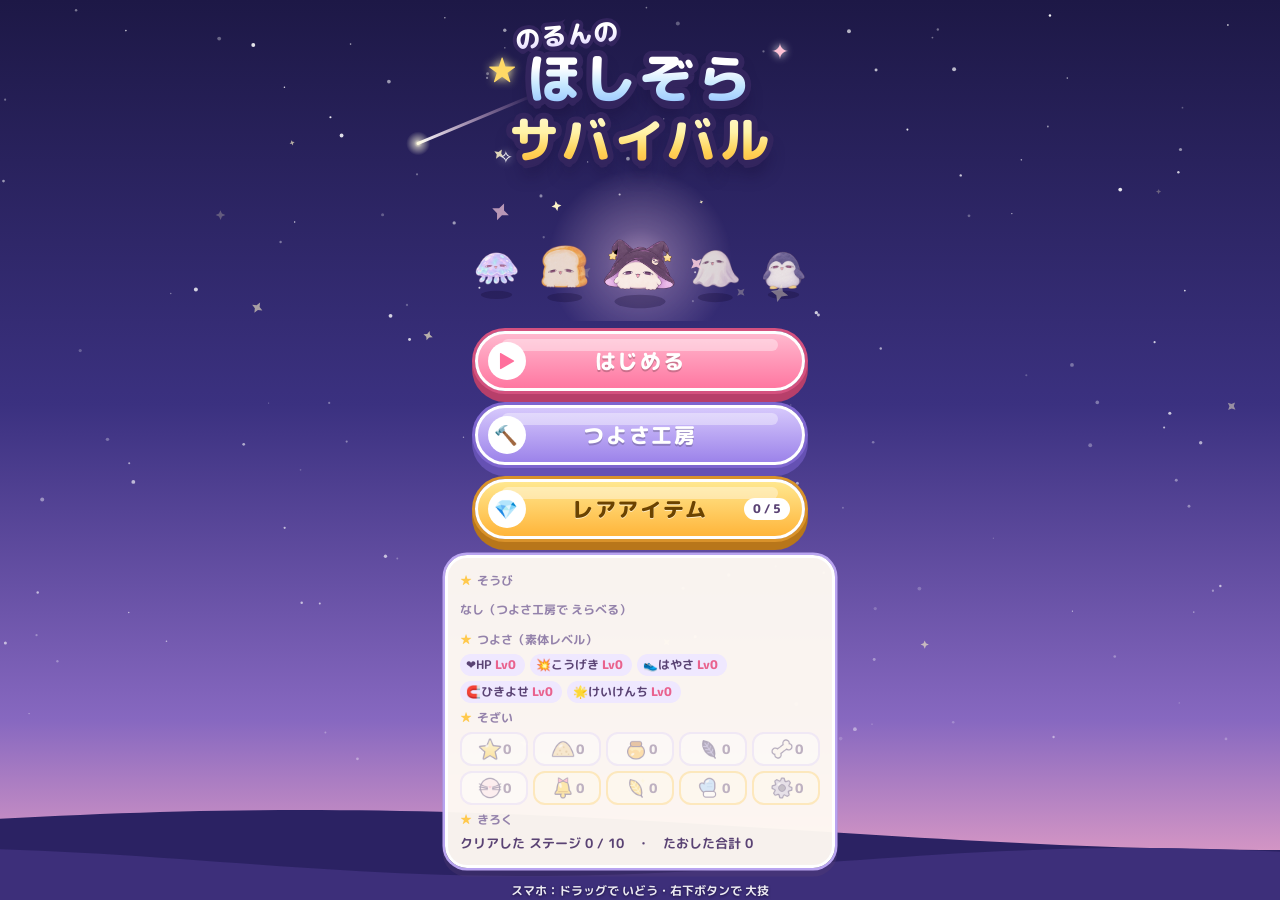
<file: survival/index_v7.html>
<!DOCTYPE html>
<html lang="ja">
<head>
<meta charset="utf-8">
<meta name="viewport" content="width=device-width,initial-scale=1,viewport-fit=cover,user-scalable=no">
<meta name="theme-color" content="#cdbdf5">
<title>のるんの ほしぞらサバイバル</title>
<!-- 丸ゴシック：M PLUS Rounded 1c（のるん まなび と そろえる） -->
<link rel="preconnect" href="https://fonts.googleapis.com">
<link rel="preconnect" href="https://fonts.gstatic.com" crossorigin>
<link href="https://fonts.googleapis.com/css2?family=M+PLUS+Rounded+1c:wght@500;700;800&display=swap" rel="stylesheet">
<style>
/* パステル（ピンク・クリーム・ラベンダー）＋丸ゴシックで統一 */
:root{
  --ink:#5a4374; --sub:#9482ab; --cream:#fff8ee; --cream2:#ffefdc;
  --lav:#b9a4f0; --lav-l:#efe8ff; --line:#e0d4fb;
  --pink:#ff8fb1; --pink-d:#e9628e; --star:#ffc94d; --orange:#e2821a; --shadow:rgba(90,67,116,.28);
  --font:"Hiragino Maru Gothic ProN","Zen Maru Gothic","Kosugi Maru","M PLUS Rounded 1c","Yu Gothic UI","Meiryo",system-ui,sans-serif;
}
*{box-sizing:border-box;-webkit-tap-highlight-color:transparent}
html,body{margin:0;height:100%;background:#0e1a2b;color:var(--ink);font-family:var(--font);font-weight:700;
  overflow:hidden;overscroll-behavior:none;touch-action:none;user-select:none;-webkit-user-select:none}
canvas#cv{position:fixed;inset:0;width:100%;height:100%;display:block;touch-action:none}
button{font-family:var(--font);color:var(--ink);cursor:pointer}

/* ---- プレイ中の表示 ---- */
#hud{position:fixed;left:0;right:0;top:0;padding:calc(9px + env(safe-area-inset-top)) calc(11px + env(safe-area-inset-right)) 0 calc(11px + env(safe-area-inset-left));
  pointer-events:none;display:none;max-width:720px;margin:0 auto}
#hud.on{display:block}
.row{display:flex;align-items:center;gap:8px;margin-bottom:7px}
#hpbar{flex:1;height:24px;border-radius:12px;background:var(--cream);border:2px solid #fff;position:relative;overflow:hidden;
  box-shadow:0 0 0 2px var(--lav),0 3px 0 2px var(--shadow)}
#hpfill{position:absolute;left:0;top:0;bottom:0;width:100%;background:linear-gradient(#ffbfd1,#ff7fa6);border-radius:10px;transition:width .12s}
#hpfill::after{content:"";position:absolute;left:6px;right:6px;top:2px;height:5px;border-radius:3px;background:rgba(255,255,255,.5)}
.hico{position:absolute;left:7px;top:0;line-height:20px;font-size:13px;color:var(--pink-d);
  text-shadow:1px 0 0 #fff,-1px 0 0 #fff,0 1px 0 #fff,0 -1px 0 #fff}
#hptxt{position:absolute;inset:0;font-size:12.5px;line-height:20px;text-align:center;font-weight:900;color:var(--ink);
  text-shadow:0 0 3px #fff,0 0 3px #fff,0 0 2px #fff;font-variant-numeric:tabular-nums}
#time{font-size:22px;font-weight:900;min-width:72px;height:34px;line-height:30px;padding:0 8px;text-align:center;font-variant-numeric:tabular-nums;
  color:var(--ink);background:var(--cream);border:2px solid #fff;border-radius:17px;box-shadow:0 0 0 2px var(--lav),0 3px 0 2px var(--shadow)}
#time.hot{background:linear-gradient(#ffa6c1,#ff6f9c);color:#fff;box-shadow:0 0 0 2px var(--pink-d),0 3px 0 2px var(--shadow);
  animation:wig .45s ease-in-out infinite alternate}
@keyframes wig{from{transform:rotate(-2deg)}to{transform:rotate(2deg) scale(1.06)}}
.pill{font-size:12.5px;font-weight:900;padding:2px 10px;border-radius:99px;background:var(--cream);color:var(--ink);border:2px solid #fff;
  box-shadow:0 0 0 1.5px var(--lav),0 2px 0 1.5px var(--shadow);font-variant-numeric:tabular-nums;white-space:nowrap}
#lv{background:linear-gradient(#cdbdf7,#a892ea);color:#fff;text-shadow:0 1px 0 rgba(90,67,116,.55)}
#xpbar{flex:1;height:13px;border-radius:7px;background:var(--cream);border:2px solid #fff;position:relative;
  box-shadow:0 0 0 1.5px var(--lav),0 2px 0 1.5px var(--shadow)}
#xpfill{display:block;position:relative;height:100%;width:0;border-radius:5px;background:linear-gradient(90deg,#fff0a0,#ffc94d)}
#xpfill::after{content:"★";position:absolute;right:-9px;top:50%;transform:translateY(-54%);font-size:18px;line-height:1;color:#ffb400;
  text-shadow:1px 0 0 #fff,-1px 0 0 #fff,0 1px 0 #fff,0 -1px 0 #fff}
#skills{display:flex;flex-wrap:wrap;gap:4px}
.chip{display:inline-flex;align-items:center;gap:1px;font-size:13px;line-height:1;padding:3px 3px 3px 5px;border-radius:11px;
  background:rgba(255,248,238,.95);border:1.5px solid var(--lav)}
.chip b{min-width:15px;height:15px;line-height:15px;text-align:center;border-radius:8px;background:var(--pink);color:#fff;font-size:10.5px;font-weight:900}
.chip.max b{background:var(--star);color:#6b4a00}
.hbtn{pointer-events:auto;width:36px;height:36px;border-radius:50%;border:2px solid #fff;background:var(--cream);color:var(--ink);
  font-weight:900;font-size:17px;padding:0;box-shadow:0 0 0 2px var(--lav),0 3px 0 2px var(--shadow);
  display:flex;align-items:center;justify-content:center;gap:4px;flex:none}
.hbtn:active{transform:translateY(2px)}
#btnPause i{width:5px;height:14px;border-radius:3px;background:var(--ink)}

/* ---- 大技ボタン：まわりの輪＝ゲージ、中の星も下から色がたまる。満タンでキラキラ ---- */
#btnUlt{position:fixed;right:calc(15px + env(safe-area-inset-right));bottom:calc(26px + env(safe-area-inset-bottom));
  width:92px;height:92px;border-radius:50%;border:0;padding:0;display:none;--g:0;
  background:conic-gradient(#ff8fb1 0,#ffb65c calc(var(--g)*1%),#ece4ff 0);
  box-shadow:0 0 0 3px #fff,0 0 0 5.5px var(--lav),0 6px 0 5.5px var(--shadow)}
#btnUlt.on{display:block}
#btnUlt:active{transform:scale(.94)}
#btnUlt .in{position:absolute;inset:9px;border-radius:50%;display:flex;flex-direction:column;align-items:center;justify-content:center;
  background:radial-gradient(circle at 35% 25%,#fff 0,#fff6ea 55%,#ffe6ef 100%);box-shadow:inset 0 -5px 0 rgba(255,143,177,.22),0 0 0 2px #fff}
#btnUlt .st{font-style:normal;font-size:34px;line-height:1.05;
  background:linear-gradient(to top,#ffb52e calc(var(--g)*1%),#d9cdf5 0);-webkit-background-clip:text;background-clip:text;
  color:transparent;-webkit-text-fill-color:transparent}
#btnUlt .tx{font-size:13px;font-weight:900;color:var(--ink);margin-top:-3px;letter-spacing:.08em}
#btnUlt .sp{display:none;position:absolute;font-style:normal;color:#fff;line-height:1;pointer-events:none;
  text-shadow:0 0 6px #ffc94d,0 0 3px #ff8fb1,0 0 1px #ff8fb1}
#btnUlt .s1{left:-5px;top:0;font-size:22px}
#btnUlt .s2{right:-7px;top:24px;font-size:16px;animation-delay:.3s}
#btnUlt .s3{left:6px;bottom:-7px;font-size:18px;animation-delay:.55s}
#btnUlt.ready{animation:pulse .7s ease-in-out infinite alternate;
  background:conic-gradient(#ff8fb1,#ffd966,#a8ecd0,#b9a4f0,#ff8fb1);
  box-shadow:0 0 0 3px #fff,0 0 0 5.5px #ffb65c,0 0 22px 9px rgba(255,214,102,.95)}
#btnUlt.ready .in{background:radial-gradient(circle at 35% 25%,#fffbe0 0,#ffe27a 55%,#ffb1c8 100%)}
#btnUlt.ready .st{background:none;color:#fff;-webkit-text-fill-color:#fff;text-shadow:0 2px 0 #f08a1c,0 0 0 #f08a1c,0 0 10px #fff;
  animation:wob 1s ease-in-out infinite alternate}
#btnUlt.ready .tx{color:#c2416f}
#btnUlt.ready .sp{display:block;animation:twk .9s ease-in-out infinite alternate}
@keyframes pulse{from{transform:scale(1)}to{transform:scale(1.1)}}
@keyframes wob{from{transform:rotate(-14deg) scale(1)}to{transform:rotate(14deg) scale(1.12)}}
@keyframes twk{from{transform:scale(.35) rotate(0);opacity:.25}to{transform:scale(1.2) rotate(45deg);opacity:1}}

#banner{position:fixed;left:0;right:0;top:22%;text-align:center;font-size:22px;font-weight:900;pointer-events:none;opacity:0;color:#fff;
  text-shadow:2px 2px 0 var(--ink),-2px 2px 0 var(--ink),2px -2px 0 var(--ink),-2px -2px 0 var(--ink),0 3px 0 var(--ink),0 -2px 0 var(--ink),0 0 16px var(--pink)}
#banner.go{animation:ban 2.2s ease-out}
@keyframes ban{0%{opacity:0;transform:scale(.8)}12%{opacity:1;transform:scale(1.05)}80%{opacity:1}100%{opacity:0}}

/* ---- メニュー類 ---- */
.ov{position:fixed;inset:0;display:none;align-items:center;justify-content:center;flex-direction:column;
  padding:14px;background:rgba(74,53,99,.5);text-align:center}
.ov.on{display:flex}
.panel{position:relative;background:linear-gradient(#fffaf3,#fff0e2);border:3px solid #fff;border-radius:28px;padding:20px 16px 18px;max-width:460px;width:100%;
  max-height:100%;overflow-y:auto;touch-action:pan-y;box-shadow:0 0 0 3px var(--lav),0 9px 0 3px var(--shadow)}
.panel::before,.panel::after{position:absolute;top:9px;font-size:19px;line-height:1;pointer-events:none}
.panel::before{content:"✦";left:14px;color:var(--pink)}
.panel::after{content:"★";right:14px;color:var(--star)}
h1{margin:0 0 2px;font-size:26px;letter-spacing:.04em;color:var(--ink);text-shadow:0 2px 0 #ffd5e2}
h1 small{font-size:13px;color:var(--sub);font-weight:700}
h2{margin:0 0 10px;font-size:23px;color:var(--ink);text-shadow:0 2px 0 #ffd5e2}
p{margin:6px 0;color:var(--sub);font-size:13px;line-height:1.65}
p b{color:var(--pink-d)}
.big{display:inline-block;margin-top:10px;padding:12px 32px;border-radius:999px;border:3px solid #fff;
  background:linear-gradient(#ffb0c8,#ff7fa6);color:#fff;font-weight:900;font-size:18px;text-shadow:0 1px 0 var(--pink-d);
  box-shadow:0 0 0 2px var(--pink-d),0 6px 0 2px #c94f79}
.big:active{transform:translateY(4px);box-shadow:0 0 0 2px var(--pink-d),0 2px 0 2px #c94f79}
.ghost{display:inline-block;margin:10px 0 0 8px;padding:10px 18px;border-radius:999px;border:2.5px solid var(--lav);
  background:#fff;color:var(--ink);font-weight:900;font-size:14px}
.best{font-size:13px;color:var(--orange);font-weight:900}
#forms{display:flex;gap:6px;justify-content:center;margin:10px 0 6px}
.fbtn{flex:1;min-width:0;padding:4px 0 6px;border-radius:16px;border:2.5px solid var(--line);background:var(--lav-l);
  font-size:11px;font-weight:900;position:relative;color:var(--ink)}
.fbtn canvas{width:48px;height:48px;display:block;margin:0 auto}
.fbtn.sel{border-color:var(--pink);background:#ffdbe7;box-shadow:0 3px 0 var(--pink-d)}
.fbtn.sel::before{content:"★";position:absolute;right:-5px;top:-8px;font-size:17px;color:var(--star);text-shadow:1px 0 0 #fff,-1px 0 0 #fff,0 1px 0 #fff,0 -1px 0 #fff}
.fbtn.lock canvas{opacity:.28}
.fbtn.lock::after{content:"🔒";position:absolute;left:0;right:0;top:14px;font-size:20px}
#formInfo{min-height:58px;font-size:12.5px;line-height:1.6;color:var(--ink);background:var(--lav-l);border-radius:14px;padding:8px 10px}
#formInfo i{font-style:normal;color:var(--sub)}
#limits{display:flex;gap:8px;justify-content:center;align-items:center;margin-top:10px;font-size:13px;color:var(--sub)}
.lbtn{padding:6px 16px;border-radius:999px;border:2.5px solid var(--line);background:#fff;font-weight:900;font-size:14px;color:var(--ink)}
.lbtn.sel{border-color:var(--star);background:#fff0bd;box-shadow:0 3px 0 #e9b23a}
.stg{display:flex;align-items:center;gap:8px;text-align:left;padding:10px 12px;border-radius:18px;border:2.5px solid var(--line);background:#fff;margin:8px 0}
.stg .nm{flex:1;min-width:0}
.stg b{font-size:15px;display:block;color:var(--ink)}
.stg small{font-size:11.5px;color:var(--orange);display:block;line-height:1.5}
.stg.lock{opacity:.55;background:var(--lav-l)}
.stg.lock small{color:var(--sub)}
.sbtn{padding:8px 13px;border-radius:999px;border:2px solid #fff;background:linear-gradient(#ffb0c8,#ff7fa6);color:#fff;font-weight:900;font-size:13.5px;
  white-space:nowrap;box-shadow:0 0 0 1.5px var(--pink-d),0 3px 0 1.5px #c94f79}
.sbtn.inf{background:#fff;border:2.5px solid var(--lav);color:var(--ink);padding:7px 11px;box-shadow:0 3px 0 var(--lav)}
table.st{margin:6px auto;border-collapse:collapse;font-size:16px;color:var(--ink)}
table.st td{padding:3px 12px;text-align:left}
table.st td:last-child{text-align:right;font-weight:900;font-variant-numeric:tabular-nums}
.new{display:inline-block;background:var(--pink);color:#fff;font-size:10.5px;margin-left:6px;padding:1px 7px;border-radius:99px;vertical-align:middle}
#unlockMsg{color:var(--pink-d);font-weight:900;font-size:14px}

#levelup h2{color:#fff;text-shadow:2px 2px 0 var(--ink),-2px 2px 0 var(--ink),2px -2px 0 var(--ink),-2px -2px 0 var(--ink),0 3px 0 var(--ink)}
#cards{display:flex;gap:10px;justify-content:center;width:100%;max-width:560px}
.card{flex:1;min-width:0;display:flex;flex-direction:column;align-items:center;gap:5px;padding:11px 8px 13px;color:var(--ink);
  border-radius:22px;border:3px solid #fff;background:linear-gradient(#fffaf3,#fff0e2);box-shadow:0 0 0 2.5px var(--lav),0 6px 0 2.5px var(--shadow)}
.card.newsk{background:linear-gradient(#fffbe3,#ffe9f0);box-shadow:0 0 0 2.5px var(--star),0 6px 0 2.5px #d9a534}
.card:active{transform:translateY(3px)}
.card em{font-style:normal;font-size:10px;font-weight:900;padding:2px 9px;border-radius:99px;background:var(--lav-l);color:var(--ink)}
.card.newsk em{background:var(--star);color:#6b4a00}
.card .ic{font-size:40px;line-height:1.25}
.card b{font-size:15px;font-weight:900}
.card span.d{font-size:11.5px;line-height:1.5;color:var(--sub)}
@media (max-width:420px){ .card b{font-size:13.5px} .card span.d{font-size:10.5px} h1{font-size:23px} }

/* ===================== v6：ゲームらしい見た目 ===================== */
:root{--font:"M PLUS Rounded 1c","Hiragino Maru Gothic ProN","Zen Maru Gothic","Kosugi Maru","Yu Gothic UI","Meiryo",system-ui,sans-serif;--ink2:#33255e}
h1,h2,h3,b,.big,.bb,.ribbon{font-weight:800}

/* ---- リボン見出し ---- */
.ribbon{position:relative;z-index:0;display:inline-block;margin:-2px auto 10px;padding:7px 26px 8px;border-radius:10px;
  background:linear-gradient(#ffb3cb,#ff7aa3);color:#fff;font-size:20px;letter-spacing:.06em;text-shadow:0 2px 0 #c94f79;box-shadow:0 4px 0 #c94f79}
.ribbon::before,.ribbon::after{content:"";position:absolute;z-index:-1;top:10px;width:22px;height:100%;background:#e9628e}
.ribbon::before{left:-14px;clip-path:polygon(0 0,100% 0,100% 100%,0 100%,38% 50%)}
.ribbon::after{right:-14px;clip-path:polygon(0 0,100% 0,62% 50%,100% 100%,0 100%)}
.ribbon.lav{background:linear-gradient(#d3c4fb,#9d84ea);text-shadow:0 2px 0 #6551b3;box-shadow:0 4px 0 #6551b3}
.ribbon.lav::before,.ribbon.lav::after{background:#7e66cf}
.ribbon.gold{background:linear-gradient(#ffe48a,#ffb83d);color:#6b4300;text-shadow:0 1px 0 rgba(255,255,255,.6);box-shadow:0 4px 0 #b8761a}
.ribbon.gold::before,.ribbon.gold::after{background:#d9922a}
.panel.wide{max-width:480px}
.sec{display:flex;align-items:center;gap:8px;margin:12px 0 7px;font-size:13.5px;color:var(--ink)}
.sec::before,.sec::after{content:"";flex:1;height:2px;border-radius:2px;background:var(--line)}
.sub{font-size:12px;margin:0 0 8px}

/* ---- タイトル ---- */
#title{background:none;justify-content:flex-start;overflow-y:auto;touch-action:pan-y;
  padding:calc(16px + env(safe-area-inset-top)) 14px calc(16px + env(safe-area-inset-bottom))}
.tbox{width:100%;max-width:420px;margin:auto;display:flex;flex-direction:column;align-items:center;gap:10px}
.logo{position:relative;display:flex;flex-direction:column;align-items:center;line-height:1.05;margin-top:6px}
.lgw{position:relative;display:inline-block;letter-spacing:.05em;font-weight:800}
.lgw .bk{position:absolute;left:0;top:0;color:var(--ink2);-webkit-text-fill-color:var(--ink2);-webkit-text-stroke:12px var(--ink2);
  text-shadow:0 8px 0 var(--ink2),0 14px 16px rgba(20,10,50,.5)}
.lgw .fr{position:relative;background:linear-gradient(#fff 0,#fff 42%,#ffd6e4 64%,#ff8fb1 100%);-webkit-background-clip:text;background-clip:text;
  color:transparent;-webkit-text-fill-color:transparent}
.l1{font-size:60px}
.l2{font-size:34px;margin-top:4px}
.l2 .bk{-webkit-text-stroke:10px var(--ink2);text-shadow:0 6px 0 var(--ink2),0 10px 12px rgba(20,10,50,.45)}
.l2 .fr{background:linear-gradient(#fff 0,#fff 38%,#e7dcff 62%,#a892ea 100%);-webkit-background-clip:text;background-clip:text}
.kari{position:absolute;right:-34px;bottom:6px;font-style:normal;font-size:11.5px;padding:2px 8px;border-radius:99px;background:var(--cream);
  color:var(--ink);border:2px solid var(--lav);transform:rotate(-8deg)}
.lst{position:absolute;font-style:normal;line-height:1;animation:twk 1.3s ease-in-out infinite alternate}
.lst.s1{left:-34px;top:6px;font-size:30px;color:#ffd966;text-shadow:0 0 10px #fff3a8}
.lst.s2{right:-26px;top:-6px;font-size:22px;color:#ffc2d6;animation-delay:.45s;text-shadow:0 0 8px #fff}
.lst.s3{left:-14px;bottom:2px;font-size:17px;color:#fff;animation-delay:.9s;text-shadow:0 0 8px #fff}
#hero{width:100%;max-width:390px;height:150px;display:block;margin-top:-4px}
.menu{display:flex;flex-direction:column;gap:14px;width:100%;max-width:330px}
.bb{position:relative;display:flex;align-items:center;justify-content:center;height:60px;border-radius:30px;border:3px solid #fff;
  font-size:21px;color:#fff;letter-spacing:.08em;text-shadow:0 2px 0 rgba(0,0,0,.2);overflow:visible}
.bb::after{content:"";position:absolute;left:24px;right:24px;top:5px;height:12px;border-radius:8px;background:rgba(255,255,255,.38);pointer-events:none}
.bb i{position:absolute;left:10px;top:50%;transform:translateY(-50%);width:38px;height:38px;border-radius:50%;background:#fff;
  display:flex;align-items:center;justify-content:center;font-style:normal;font-size:19px;text-shadow:none}
.bb .nb{position:absolute;right:12px;top:50%;transform:translateY(-50%);font-size:12px;letter-spacing:0;padding:2px 9px;border-radius:99px;background:#fff;color:var(--ink);text-shadow:none}
.bb:active{transform:translateY(5px)}
.bb.pink{background:linear-gradient(#ffb8ce,#ff77a1);box-shadow:0 0 0 3px #d4517f,0 8px 0 3px #b73f6a}
.bb.pink:active{box-shadow:0 0 0 3px #d4517f,0 3px 0 3px #b73f6a}
.bb.pink i{color:#ff6f9c}
.bb.lav{background:linear-gradient(#d6c8fc,#9c83ea);box-shadow:0 0 0 3px #7e66cf,0 8px 0 3px #6551b3}
.bb.lav:active{box-shadow:0 0 0 3px #7e66cf,0 3px 0 3px #6551b3}
.bb.gold{background:linear-gradient(#ffe78f,#ffb53a);color:#6b4300;text-shadow:0 1px 0 rgba(255,255,255,.6);box-shadow:0 0 0 3px #d9922a,0 8px 0 3px #b8761a}
.bb.gold:active{box-shadow:0 0 0 3px #d9922a,0 3px 0 3px #b8761a}
.tcard{width:100%;max-width:390px;margin-top:6px;background:rgba(255,250,243,.96);border:3px solid #fff;border-radius:22px;padding:8px 12px 12px;
  box-shadow:0 0 0 2.5px var(--lav),0 6px 0 2.5px var(--shadow);text-align:left}
.tcard h4{display:flex;align-items:center;gap:5px;margin:6px 0 5px;font-size:12px;color:var(--sub)}
.tcard h4::before{content:"★";color:var(--star)}
.hint{margin:4px 0 0;color:#fff;font-size:11.5px;opacity:.9;text-shadow:0 1px 3px rgba(20,10,50,.9)}
.matgrid{display:grid;grid-template-columns:repeat(5,1fr);gap:5px}
.mat{display:flex;align-items:center;justify-content:center;gap:1px;min-width:0;padding:3px 2px;border-radius:12px;background:#fff;border:2px solid var(--line);
  font-size:13px;font-weight:800;color:var(--ink);font-variant-numeric:tabular-nums;white-space:nowrap}
.mat img{width:24px;height:24px;flex:none}
.mat.zero{opacity:.38}
.mat.boss{border-color:#ffd36b;background:#fffaea}
.mat.short{border-color:var(--pink);background:#ffeef3;color:var(--pink-d)}
.chips{display:flex;flex-wrap:wrap;gap:5px}
.schip{display:inline-flex;align-items:center;gap:3px;padding:2px 9px 2px 6px;border-radius:99px;background:var(--lav-l);font-size:12px;color:var(--ink)}
.schip b{color:var(--pink-d)}
.eqline{display:flex;align-items:center;gap:8px;font-size:13px;color:var(--ink);min-height:30px}
.eqline img{width:30px;height:30px}
.eqline .none{color:var(--sub);font-size:12px}

/* ---- じゅんび（へんしん・じかん・ステージ） ---- */
#stage,#forge,#equip{background:rgba(40,25,80,.28)}
.stg.gap{justify-content:center;border-style:dashed;background:transparent;color:var(--sub);font-size:12px;padding:6px}
.stg.final{border-color:#ffd36b;background:linear-gradient(#fffbea,#fff3f7)}
.stg .no{flex:none;width:38px;height:38px;border-radius:12px;display:flex;align-items:center;justify-content:center;font-size:17px;font-weight:800;color:#fff;
  background:linear-gradient(#d6c8fc,#9c83ea);box-shadow:0 3px 0 #6551b3}
.stg.final .no{background:linear-gradient(#ffe78f,#ffb53a);color:#6b4300;box-shadow:0 3px 0 #b8761a}

/* ---- つよさ工房 ---- */
.frow{display:grid;grid-template-columns:46px 1fr;gap:3px 10px;align-items:center;text-align:left;padding:9px 10px;margin:8px 0;
  border-radius:18px;background:#fff;border:2.5px solid var(--line)}
.frow .fi{grid-row:1/4;width:46px;height:46px;border-radius:15px;background:var(--lav-l);display:flex;align-items:center;justify-content:center;font-size:25px}
.frow .fn{font-size:15px;color:var(--ink);display:flex;align-items:center;gap:6px}
.frow .fn small{font-size:11px;color:#fff;background:var(--lav);border-radius:99px;padding:0 7px}
.pips{display:flex;gap:3px}
.pips i{width:11px;height:11px;border-radius:50%;background:#efe9ff;border:1.5px solid var(--lav)}
.pips i.on{background:linear-gradient(#ffe48a,#ffb83d);border-color:#d9922a}
.frow .fx{font-size:11.5px;color:var(--sub)}
.frow .fx b{color:var(--pink-d)}
.frow .foot{grid-column:1/3;display:flex;align-items:center;gap:6px;margin-top:4px}
.frow .cost{flex:1;display:flex;flex-wrap:wrap;gap:4px}
.frow .cost .mat{padding:2px 7px 2px 3px;font-size:12px}
.frow .cost .mat img{width:20px;height:20px}
.fbuy{flex:none;padding:8px 14px;border-radius:999px;border:2.5px solid #fff;background:linear-gradient(#ffb8ce,#ff77a1);color:#fff;
  font-size:14px;font-weight:800;box-shadow:0 0 0 2px #d4517f,0 4px 0 2px #b73f6a;white-space:nowrap}
.fbuy:active{transform:translateY(3px);box-shadow:0 0 0 2px #d4517f,0 1px 0 2px #b73f6a}
.fbuy:disabled{background:#e9e4f3;color:#a59bb8;box-shadow:0 0 0 2px #cfc6e2,0 4px 0 2px #b9afcf;text-shadow:none}
.fbuy.max{background:linear-gradient(#ffe78f,#ffb53a);color:#6b4300;box-shadow:0 0 0 2px #d9922a,0 4px 0 2px #b8761a}
.frow.pop{animation:fpop .45s ease-out}
@keyframes fpop{0%{transform:scale(1)}40%{transform:scale(1.04);box-shadow:0 0 0 4px #ffd966}100%{transform:scale(1)}}

/* ---- レアアイテム ---- */
.eqgrid{display:grid;grid-template-columns:1fr 1fr;gap:10px}
.eqc2{position:relative;display:flex;flex-direction:column;align-items:center;gap:3px;padding:12px 8px 10px;border-radius:18px;background:#fff;
  border:2.5px solid var(--line);color:var(--ink);text-align:center}
.eqc2 img{width:52px;height:52px}
.eqc2 b{font-size:14px}
.eqc2 span{font-size:11px;color:var(--sub);line-height:1.5}
.eqc2.sel{border-color:var(--pink);background:#fff0f5;box-shadow:0 4px 0 var(--pink-d)}
.eqc2.sel::after{content:"そうびちゅう";position:absolute;top:-10px;right:8px;font-size:10.5px;padding:1px 9px;border-radius:99px;background:var(--pink);color:#fff}
.eqc2.lock{background:#f6f3fc}
.eqc2.lock img{filter:brightness(0) opacity(.22)}
.eqc2.lock b{color:var(--sub)}
.eqc2.none{grid-column:1/3;flex-direction:row;justify-content:center;gap:8px;padding:10px}

/* ---- けっか ---- */
.tiles{display:grid;grid-template-columns:repeat(3,1fr);gap:7px;margin:6px 0 4px}
.tile{background:#fff;border:2.5px solid var(--line);border-radius:16px;padding:7px 4px 6px}
.tile small{display:block;font-size:10.5px;color:var(--sub)}
.tile b{display:block;font-size:23px;color:var(--ink);font-variant-numeric:tabular-nums;line-height:1.25}
.tile .new{margin:0}
#eMats .none{grid-column:1/6;font-size:12px;color:var(--sub)}
.rareget{display:flex;align-items:center;gap:10px;justify-content:center;margin:10px 0 2px;padding:8px 10px;border-radius:16px;
  background:linear-gradient(#fffbe3,#ffe9f0);border:2.5px solid var(--star);font-size:13px;color:var(--ink);animation:fpop .6s ease-out}
.rareget img{width:40px;height:40px}
.rareget small{display:block;color:var(--sub);font-size:11px}
#end .big{min-width:200px}

/* ---- ゲーム中の表示（1枚のパネルにまとめる） ---- */
.hwrap{display:flex;gap:8px;align-items:flex-start}
.hpanel{flex:1;min-width:0;background:rgba(255,250,243,.94);border:2.5px solid #fff;border-radius:20px;padding:7px 9px 8px;
  box-shadow:0 0 0 2.5px var(--lav),0 5px 0 2.5px var(--shadow)}
.hrow{display:flex;align-items:center;gap:7px}
.hrow+.hrow{margin-top:6px}
.hbtns{display:flex;flex-direction:column;gap:10px;padding-top:2px}
.hpanel #hpbar,.hpanel #xpbar{box-shadow:none;border:2px solid var(--lav)}
.hpanel #hpbar{height:22px;background:#fff}
.hpanel #hptxt,.hpanel .hico{line-height:18px}
.hpanel #time{box-shadow:none;border:2px solid var(--lav);background:#fff;height:30px;line-height:26px;font-size:21px}
.hpanel #time.hot{border-color:var(--pink-d)}
.hpanel .pill{box-shadow:none;border:2px solid var(--lav);background:#fff}
.hpanel #lv{background:linear-gradient(#cdbdf7,#a892ea);border-color:#a892ea}
.hpanel #xpbar{background:#fff}
.ulab{flex:none;font-size:11.5px;color:#fff;background:linear-gradient(#ffb3cb,#ff7aa3);padding:1px 8px;border-radius:99px;text-shadow:0 1px 0 #c94f79}
#ultbar{flex:1;position:relative;height:16px;border-radius:9px;background:#fff;border:2px solid var(--lav);overflow:hidden}
#ultfill{position:absolute;left:0;top:0;bottom:0;width:0;border-radius:7px;background:linear-gradient(90deg,#ff8fb1,#ffb65c)}
#ulttxt{position:absolute;inset:0;text-align:center;font-size:10.5px;line-height:12px;font-weight:800;color:var(--ink);text-shadow:0 0 3px #fff,0 0 3px #fff}
#ultbar.ready{border-color:#ffb65c;box-shadow:0 0 10px 3px rgba(255,214,102,.95);animation:ubar .55s ease-in-out infinite alternate}
#ultbar.ready #ultfill{background:linear-gradient(90deg,#ff8fb1,#ffd966,#a8ecd0,#b9a4f0,#ff8fb1,#ffd966);background-size:200% 100%;animation:rainbow 1.1s linear infinite}
#ultbar.ready #ulttxt{color:#c2416f}
@keyframes ubar{from{transform:scale(1)}to{transform:scale(1.04)}}
@keyframes rainbow{from{background-position:0 0}to{background-position:-200% 0}}
.eqc{display:none;flex:none;align-items:center;gap:2px;padding:0 8px 0 2px;font-size:11px;height:22px}
.eqc.on{display:inline-flex}
.eqc img{width:20px;height:20px}
.eqc.off{opacity:.55}
#skills{margin-top:7px}

/* ===================== v7：タイトルロゴ／ロードマップ／つよさ工房（紺＋金＋星空） ===================== */
:root{--navy:#1b1a4a;--navy2:#2b2a6a;--gold:#f3d37e;--gold-d:#b98a2e;--parch:#f6e9c9}
.l0{font-size:25px;align-self:flex-start;margin:0 0 2px 6px;transform:rotate(-5deg)}
.l0 .bk{-webkit-text-stroke:8px var(--ink2);text-shadow:0 5px 0 var(--ink2)}
.l0 .fr{background:linear-gradient(#fff 0,#fff 45%,#d9ccff 100%);-webkit-background-clip:text;background-clip:text}
.l1{font-size:54px}
.l1 .fr{background:linear-gradient(#fff 0,#fff 36%,#c6e8ff 60%,#7fb4ff 100%);-webkit-background-clip:text;background-clip:text}
.l2{font-size:50px;margin-top:6px}
.l2 .bk{-webkit-text-stroke:12px var(--ink2);text-shadow:0 8px 0 var(--ink2),0 14px 16px rgba(20,10,50,.5)}
.l2 .fr{background:linear-gradient(#fffbe0 0,#fff3a8 40%,#ffd257 68%,#ffab33 100%);-webkit-background-clip:text;background-clip:text}
.lst.s1{left:-22px;top:34px}.lst.s2{right:-18px;top:18px}.lst.s3{left:-10px;bottom:0}
.navbtn{display:inline-flex;align-items:center;gap:6px;padding:7px 16px 8px 12px;border-radius:99px;border:2px solid var(--gold);
  background:linear-gradient(#34337c,#1b1a4a);color:#fff3d0;font-size:15px;font-weight:800;box-shadow:0 3px 0 #0d0c2e,0 4px 10px rgba(0,0,0,.4)}
.navbtn:active{transform:translateY(2px);box-shadow:0 1px 0 #0d0c2e}

/* ---- ステージえらび（ロードマップ） ---- */
#stage{padding:0;background:rgba(10,8,40,.4);overflow-y:auto;touch-action:pan-y;justify-content:flex-start}
.mapwrap{position:relative;flex:none;margin:auto;overflow:hidden;box-shadow:0 0 0 2px var(--gold-d),0 0 40px rgba(0,0,0,.6)}
#mapCv{position:absolute;left:0;top:0;width:100%;height:100%}
.mapwrap::after{content:"";position:absolute;inset:5px;border:1.5px solid rgba(243,211,126,.7);border-radius:10px;pointer-events:none}
.maphead{position:absolute;right:14px;top:calc(9px + env(safe-area-inset-top));text-align:center;pointer-events:none}
.maphead small{display:block;font-size:9.5px;color:var(--gold);letter-spacing:.1em;text-shadow:0 1px 3px #000}
.maphead b{display:inline-block;margin-top:2px;padding:3px 20px 4px;border-radius:99px;background:linear-gradient(#34337c,#1b1a4a);border:2px solid var(--gold);
  color:#fff3d0;font-size:17px;letter-spacing:.08em;text-shadow:0 2px 0 #0d0c2e;box-shadow:0 3px 8px rgba(0,0,0,.5)}
#btnBack{position:absolute;left:13px;top:calc(14px + env(safe-area-inset-top));z-index:3}
.legend{position:absolute;left:13px;top:calc(60px + env(safe-area-inset-top));padding:3px 10px 3px 7px;border-radius:10px;background:rgba(22,20,66,.9);
  border:1.5px solid var(--gold);font-size:11px;color:#fff3d0;z-index:2}
.legend div{display:flex;align-items:center;gap:6px;padding:1.5px 0;font-size:10.5px}
.legend div+div{border-top:1px solid rgba(243,211,126,.28)}
.legend img{width:18px;height:18px}
.node{--s:56px;position:absolute;display:flex;align-items:center;padding:0;border:0;background:none;transform:translate(calc(var(--s) / -2),-50%);
  filter:drop-shadow(0 3px 3px rgba(8,6,30,.55));z-index:1}
.node.final{--s:66px}
.node .st{position:relative;z-index:1;width:var(--s);height:var(--s);flex:none}
.node .st img{width:100%;height:100%;display:block}
.node .st b{position:absolute;left:0;right:0;top:52%;transform:translateY(-50%);text-align:center;font-size:21px;line-height:1;color:#fff;
  text-shadow:1.5px 0 0 var(--tc),-1.5px 0 0 var(--tc),0 1.5px 0 var(--tc),0 -1.5px 0 var(--tc),1px 1px 0 var(--tc),-1px 1px 0 var(--tc),1px -1px 0 var(--tc),-1px -1px 0 var(--tc)}
.node.done{--tc:#7a4d0c}.node.now{--tc:#123e9c}.node.lock{--tc:#2a2745}
.node.lock .st b{top:39%;font-size:16px;color:#e3def2}
.node.final .st b{font-size:22px}
.node.final.lock .st b{font-size:17px}
.node .ck{position:absolute;right:-1px;bottom:1px;width:21px;height:21px;border-radius:50%;background:#fff6d8;border:2px solid #7a4d0c;color:#7a4d0c;
  font-size:13px;font-weight:800;line-height:17px;text-align:center;font-style:normal}
.node .nl{margin-left:-12px;padding:4px 17px 5px 18px;background:linear-gradient(#fcf3da,#ead6a8);color:#3a2a55;font-size:13.5px;font-weight:800;white-space:nowrap;
  border-radius:4px;clip-path:polygon(0 0,100% 0,calc(100% - 8px) 50%,100% 100%,0 100%)}
.node.lock .nl{background:linear-gradient(#d6d0e4,#b3acc8);color:#4a4466}
.node.now .st{animation:nowp .9s ease-in-out infinite alternate}
.node.now .nl{background:linear-gradient(#ffffff,#d9efff);color:#123e9c}
@keyframes nowp{from{filter:drop-shadow(0 0 3px #8fe0ff);transform:scale(1)}to{filter:drop-shadow(0 0 12px #8fe0ff) drop-shadow(0 0 5px #fff);transform:scale(1.1)}}
.tw{position:absolute;font-style:normal;color:#fff6c8;line-height:1;pointer-events:none;animation:twk 1.6s ease-in-out infinite alternate;text-shadow:0 0 6px #ffe9a0}
#mapNorun{position:absolute;left:8px;bottom:26px;width:76px;height:76px;pointer-events:none;z-index:2}
.sign{position:absolute;left:66px;bottom:9px;padding:2px 10px 3px;border-radius:5px;background:linear-gradient(#b98552,#8a5a30);border:2px solid #5a3718;
  color:#fff3d0;font-size:12.5px;font-weight:800;transform:rotate(-6deg);z-index:2;text-shadow:0 1px 0 #5a3718;pointer-events:none}
#mapToast{position:absolute;left:50%;bottom:54px;transform:translateX(-50%);padding:8px 18px;border-radius:99px;background:rgba(22,20,66,.95);border:2px solid var(--gold);
  color:#fff3d0;font-size:14px;font-weight:800;white-space:nowrap;opacity:0;pointer-events:none;z-index:4}
#mapToast.go{animation:toast 1.8s ease-out}
@keyframes toast{0%{opacity:0;transform:translate(-50%,8px)}12%{opacity:1;transform:translate(-50%,0)}80%{opacity:1}100%{opacity:0}}
#stageSheet{position:fixed;inset:0;display:none;align-items:center;justify-content:center;padding:14px;background:rgba(10,8,40,.6);z-index:6}
#stageSheet.on{display:flex}
#stageSheet .panel{padding-top:16px}
.shead{display:flex;align-items:center;justify-content:center;gap:10px;margin-bottom:4px}
.shead img{width:50px;height:50px}
.shead b{display:block;font-size:20px;color:var(--ink);text-align:left}
.shead small{display:block;font-size:11.5px;color:var(--orange);text-align:left;min-height:15px}
.sx{position:absolute;right:10px;top:10px;width:34px;height:34px;border-radius:50%;border:2.5px solid var(--lav);background:#fff;color:var(--ink);font-size:17px;font-weight:800;padding:0;z-index:2}
.seq{font-size:12px;color:var(--sub);margin:8px 0 0}
.seq b{color:var(--ink)}
.seq img{width:22px;height:22px;vertical-align:middle}

/* ---- つよさ工房 ---- */
#forge{padding:0;justify-content:flex-start;overflow-y:auto;touch-action:pan-y;
  background:linear-gradient(rgba(20,18,66,.86),rgba(43,36,110,.8) 60%,rgba(58,44,120,.86))}
.fg{width:100%;max-width:460px;margin:0 auto;padding:calc(12px + env(safe-area-inset-top)) 11px calc(18px + env(safe-area-inset-bottom));color:#fff3d0;text-align:left}
.fghead{position:relative;display:flex;align-items:flex-end;gap:8px;height:92px;margin-bottom:8px}
.fgplate{position:relative;flex:none;align-self:center;padding:9px 20px 11px;border-radius:26px;background:linear-gradient(#3a3990,#1b1a4a);border:2.5px solid var(--gold);
  box-shadow:0 0 14px rgba(243,211,126,.45),0 4px 0 #0d0c2e;font-size:27px;font-weight:800;letter-spacing:.06em;color:#fff3d0;text-shadow:0 3px 0 #0d0c2e;white-space:nowrap}
.fgplate::before,.fgplate::after{content:"★";position:absolute;top:-11px;font-size:18px;color:var(--gold);text-shadow:0 0 6px #fff3a8}
.fgplate::before{left:8px}.fgplate::after{right:8px;top:auto;bottom:-10px}
.fgbub{position:absolute;right:78px;top:2px;padding:5px 11px;border-radius:14px;background:#fff8ea;color:#3a2a55;font-size:11.5px;font-weight:800;line-height:1.4;white-space:nowrap}
.fgbub::after{content:"";position:absolute;right:-7px;bottom:7px;border:6px solid transparent;border-left-color:#fff8ea;border-right:0}
#forgeNorun{margin-left:auto;width:78px;height:78px;flex:none}
.fgbox{position:relative;border-radius:18px;border:2px solid var(--gold);background:linear-gradient(rgba(40,38,104,.96),rgba(26,24,74,.96));
  box-shadow:0 0 0 2px rgba(13,12,46,.9),0 0 12px rgba(243,211,126,.25);padding:10px 8px 8px;margin-bottom:11px}
.fgtab{position:absolute;left:12px;top:-11px;padding:1px 12px 2px;border-radius:99px;background:var(--navy);border:1.5px solid var(--gold);font-size:11.5px;font-weight:800;color:var(--gold)}
.fgmats{display:grid;grid-template-columns:repeat(5,1fr);gap:6px 2px;padding-top:4px}
.fm{display:flex;flex-direction:column;align-items:center;min-width:0}
.fm img{width:28px;height:28px}
.fm small{font-size:8.5px;color:#d9d2f5;white-space:nowrap;letter-spacing:-.03em;line-height:1.3}
.fm b{font-size:15px;line-height:1.1;color:#fff;font-variant-numeric:tabular-nums}
.fm.zero{opacity:.42}
.fglist{background:linear-gradient(#f6e9c9,#ead9b0);border-radius:16px;padding:7px 6px;border:2px solid var(--gold);box-shadow:0 0 0 2px rgba(13,12,46,.9);margin-bottom:16px}
.fr2{border-radius:14px;border:1.5px solid var(--gold);background:linear-gradient(#34337c,#1f1e55);padding:7px 8px 7px;margin:0 0 6px}
.fr2:last-child{margin-bottom:0}
.fr2.pop{animation:fpop .45s ease-out}
.fra{display:flex;align-items:center;gap:7px}
.fic{flex:none;width:36px;height:36px;border-radius:12px;background:rgba(255,255,255,.1);display:flex;align-items:center;justify-content:center;font-size:21px}
.fnm{flex:1;min-width:0}
.fnm b{display:block;font-size:16px;color:#fff;line-height:1.15}
.fnm small{display:block;font-size:9.5px;color:#cfc8f0;white-space:nowrap}
.flv{flex:none;text-align:center;padding:2px 9px 3px;border-radius:10px;background:rgba(13,12,46,.55)}
.flv b{font-size:16px;color:#fff}.flv i{font-style:normal;font-size:11px;color:#cfc8f0}
.fst{font-size:9px;letter-spacing:-.5px;line-height:1;color:#57548a}
.fst em{font-style:normal;color:#ffd257}
.frb{display:flex;gap:6px;margin-top:6px}
.fcell{border-radius:10px;background:rgba(13,12,46,.55);padding:3px 8px 4px;min-width:0}
.fcell small{display:block;font-size:9.5px;color:#cfc8f0}
.fnx{flex:none;min-width:104px;text-align:center}
.fnx b{font-size:14px;color:#fff;white-space:nowrap}.fnx b em{font-style:normal;color:#ffe27a}
.fco{flex:1;display:flex;flex-wrap:wrap;align-items:center;gap:1px 9px}
.fco small{flex-basis:100%}
.need{display:inline-flex;align-items:center;gap:2px;font-size:13px;font-weight:800;color:#fff;white-space:nowrap}
.need img{width:20px;height:20px}
.need i{font-style:normal;font-size:10.5px;color:#cfc8f0;font-weight:700}
.need.short{color:#ff9db8}.need.short i{color:#ff9db8}
#forge .fbuy{flex:none;padding:8px 15px;font-size:16px;border-color:#ffe9b0;box-shadow:0 0 0 2px #b73f6a,0 4px 0 2px #8f2c50}
#forge .fbuy:active{box-shadow:0 0 0 2px #b73f6a,0 1px 0 2px #8f2c50}
#forge .fbuy:disabled{background:#6f6c96;color:#b9b5d6;border-color:#8f8cb4;box-shadow:0 0 0 2px #45426e,0 4px 0 2px #33305a}
#forge .fbuy.max{box-shadow:0 0 0 2px #d9922a,0 4px 0 2px #b8761a;border-color:#fff}
.fgrh{display:flex;align-items:center;gap:8px;margin:2px 2px 8px}
.fgrh span{flex:1;text-align:right;font-size:10px;color:#d9d2f5;line-height:1.35}
.fgcar{display:flex;align-items:center;gap:4px}
.fgcar>button{flex:none;width:26px;height:44px;border:0;background:none;color:var(--gold);font-size:22px;padding:0;text-shadow:0 2px 0 #0d0c2e}
#rareRow{flex:1;display:flex;gap:5px;justify-content:safe center;overflow-x:auto;scroll-snap-type:x mandatory;padding:5px 2px;scrollbar-width:none;touch-action:pan-x}
#rareRow::-webkit-scrollbar{display:none}
.rt{position:relative;flex:none;width:52px;height:52px;border-radius:14px;border:2px solid #6f6aa8;background:linear-gradient(#3d3b8c,#24225e);padding:0;scroll-snap-align:center}
.rt img{width:40px;height:40px;display:block;margin:auto}
.rt.lock img{filter:brightness(0) invert(.55) opacity(.5)}
.rt.lock::after{content:"🔒";position:absolute;right:2px;bottom:1px;font-size:12px}
.rt.foc{border-color:#fff3d0}
.rt.eq{border-color:var(--gold);background:linear-gradient(#6a5aa8,#3a3480);box-shadow:0 0 10px 2px rgba(243,211,126,.85)}
.rt.eq::before{content:"✓";position:absolute;right:-5px;bottom:-5px;width:20px;height:20px;border-radius:50%;background:#fff;color:#e9628e;font-size:14px;font-weight:800;line-height:20px;z-index:1}
#rareInfo{display:flex;align-items:center;gap:8px;margin-top:8px;padding:6px 10px;border-radius:14px;background:rgba(13,12,46,.6);border:1.5px solid rgba(243,211,126,.6);min-height:50px}
#rareInfo img{width:30px;height:30px;flex:none}
#rareInfo div{flex:1;min-width:0}
#rareInfo b{display:block;font-size:14.5px;color:#fff}
#rareInfo span{display:block;font-size:11px;color:#e3dcff;line-height:1.4}
#rareInfo button{flex:none;padding:5px 11px;border-radius:99px;border:1.5px solid var(--gold);background:var(--navy);color:#fff3d0;font-size:12px;font-weight:800}
</style>
</head>
<body>
<canvas id="cv"></canvas>

<div id="hud">
  <div class="hwrap">
    <div class="hpanel">
      <div class="hrow">
        <div id="hpbar"><i id="hpfill"></i><b class="hico">♥</b><span id="hptxt"></span></div>
        <div id="time">3:00</div>
      </div>
      <div class="hrow">
        <span id="lv" class="pill">Lv 1</span>
        <div id="xpbar"><i id="xpfill"></i></div>
        <span id="kills" class="pill">0 たおした</span>
      </div>
      <div class="hrow">
        <span class="ulab">大技</span>
        <div id="ultbar"><i id="ultfill"></i><span id="ulttxt"></span></div>
        <span id="eqChip" class="pill eqc"></span>
      </div>
    </div>
    <div class="hbtns">
      <button class="hbtn" id="btnSnd" aria-label="おと">♪</button>
      <button class="hbtn" id="btnPause" aria-label="ポーズ"><i></i><i></i></button>
    </div>
  </div>
  <div id="skills"></div>
</div>
<button id="btnUlt" aria-label="大技"><span class="in"><i class="st">★</i><b class="tx">大技</b></span><i class="sp s1">✦</i><i class="sp s2">✦</i><i class="sp s3">✧</i></button>
<div id="banner"></div>

<div class="ov on" id="title">
  <div class="tbox">
    <div class="logo">
      <span class="lgw l0"><span class="bk">のるんの</span><span class="fr">のるんの</span></span>
      <span class="lgw l1"><span class="bk">ほしぞら</span><span class="fr">ほしぞら</span></span>
      <span class="lgw l2"><span class="bk">サバイバル</span><span class="fr">サバイバル</span></span>
      <i class="lst s1">★</i><i class="lst s2">✦</i><i class="lst s3">✧</i>
    </div>
    <canvas id="hero"></canvas>
    <div class="menu">
      <button class="bb pink" id="btnStart"><i>▶</i>はじめる</button>
      <button class="bb lav" id="btnForge"><i>🔨</i>つよさ工房</button>
      <button class="bb gold" id="btnEquip"><i>💎</i>レアアイテム<span class="nb" id="rareCount"></span></button>
    </div>
    <div class="tcard" id="titleBag"></div>
    <p class="hint">スマホ：ドラッグで いどう・右下ボタンで 大技<br>キーボード：WASD／やじるし・スペースで 大技</p>
  </div>
</div>

<div class="ov" id="stage">
  <div class="mapwrap" id="mapWrap">
    <canvas id="mapCv"></canvas>
    <div class="maphead"><small>のるんの ほしぞらサバイバル</small><b>ステージえらび</b></div>
    <button class="navbtn" id="btnBack">← もどる</button>
    <div class="legend" id="mapLegend"></div>
    <div id="mapNodes"></div>
    <canvas id="mapNorun"></canvas><div class="sign">スタート！</div>
    <div id="mapToast"></div>
  </div>
  <div id="stageSheet">
    <div class="panel wide">
      <button class="sx" id="sheetClose" aria-label="とじる">×</button>
      <div class="shead"><img id="shStar" alt=""><div><b id="shName"></b><small id="shBest"></small></div></div>
      <div class="sec">へんしん</div>
      <div id="forms"></div>
      <div id="formInfo"></div>
      <div id="limits">じかん <button class="lbtn" data-l="180">3分</button><button class="lbtn" data-l="300">5分</button></div>
      <p class="seq" id="shEq"></p>
      <button class="big" id="shPlay">あそぶ</button>
      <button class="ghost" id="shEndless">∞ エンドレス</button>
    </div>
  </div>
</div>

<div class="ov" id="forge">
  <div class="fg">
    <div class="fghead">
      <div class="fgplate">つよさ工房</div>
      <div class="fgbub">そざいで<br>つよく なれる…！</div>
      <canvas id="forgeNorun"></canvas>
    </div>
    <div class="fgbox"><span class="fgtab">もっている そざい</span><div class="fgmats" id="forgeBag"></div></div>
    <div class="fglist" id="forgeList"></div>
    <div class="fgbox" id="forgeRare">
      <span class="fgtab">★ レアアイテム（そうび）</span>
      <div class="fgrh"><span>ゲームに もっていく レアアイテムを 1つ えらべるよ</span></div>
      <div class="fgcar"><button id="rarePrev" aria-label="まえ">◀</button><div id="rareRow"></div><button id="rareNext" aria-label="つぎ">▶</button></div>
      <div id="rareInfo"></div>
    </div>
    <button class="navbtn" id="btnForgeBack">↩ もどる</button>
  </div>
</div>

<div class="ov" id="levelup">
  <h2>レベルアップ！ スキルを えらぼう</h2>
  <div id="cards"></div>
</div>

<div class="ov" id="pause">
  <div class="panel">
    <div class="ribbon lav">ひとやすみ</div><br>
    <button class="big" id="btnResume">つづける</button>
    <button class="ghost" id="btnQuit">ちずへ</button>
  </div>
</div>

<div class="ov" id="end">
  <div class="panel wide">
    <div class="ribbon" id="endTitle"></div>
    <p id="endMsg"></p>
    <div class="tiles">
      <div class="tile"><small>いきのこった時間</small><b id="eTime"></b></div>
      <div class="tile"><small>たおした数</small><b id="eKills"></b></div>
      <div class="tile"><small>レベル</small><b id="eLv"></b></div>
    </div>
    <div class="sec">ひろった そざい</div>
    <div class="matgrid" id="eMats"></div>
    <div id="eRare"></div>
    <p id="unlockMsg"></p>
    <p class="best" id="bestEnd"></p>
    <button class="big" id="btnNext" style="display:none">つぎのステージ</button><br>
    <button class="big" id="btnRetry">もう一度</button>
    <button class="ghost" id="btnToTitle">ちずへ</button>
  </div>
</div>

<script>
/* ============================================================
   のるんの ほしぞらサバイバル v7
   単体HTML + Canvas / 外部ライブラリなし
   ------------------------------------------------------------
   調整は下の CFG / FORMS / SKILLS / ETYPES。
   のるんの絵は SPRITES、敵の絵は ENEMY_SPRITES に画像パス（ファイルが無ければ仮絵で動く）。
   テスト用：URLの末尾に ?unlock=1 を付けると全へんしんが一時的に使える（保存はされない）。
   ============================================================ */
(() => {
'use strict';

/* ---------- 調整つまみ ---------- */
const CFG = {
  LIMITS: [180, 300],       // タイトルで選べる制限時間（秒）。ここに 600 などを足せば選択肢が増える
  DEFAULT_LIMIT: 180,
  WORLD: 3200,
  /* 手（最終面のボス）：画面のはしの上空にうかび、every 秒ごとに「つかみ」。
     warn=影の予告(秒) / R=つかむ範囲の半径 / knock=ノックバックの強さ / ground=地面にいる時間 */
  HAND: {every:[2.4,3.6], warn:1.0, R:92, knock:430, ground:0.6,
         /* いかり：手は 出てから時間がたつほど はげしくなる（after 秒後から始まり、full 秒後に さいだい。3分モードの秒数で、5分モードでは 5/3 倍）。
            さいだいの時は よけられないので、それまでに 手を たおす ひつようがある */
         rage:{after:25, full:75, every:[1.0,1.5], warn:0.5, R:140, dmg:2.0}},   // dmg＝さいだいの時の ダメージ倍率
  /* ルンバ：speed=走る速さ / suck=かけらを吸いこむ範囲 / suckSpd=吸い寄せる速さ */
  ROOMBA: {speed:170, suck:110, suckSpd:150},
  CROW_DIVE: 520,           // カラスの急降下の速さ
  DOG_RUSH: 240,            // いぬの突進の速さ
  TILT_MAX: 10,             // のるんが移動方向へ傾く最大角度（度）
  SPRITE_H: 50,             // のるんのPNGを描く高さ（当たり判定の半径は16）
  SPRITE_DY: -3,            // のるんのPNGの上下位置の微調整
  /* 敵ごとの表示サイズ倍率（当たり判定は変わらない）。表示の高さ ＝ 当たり判定の半径 × 2.7 × この倍率。
     ネコ・カラス・いぬは のるん（高さ50）の約2倍＝高さ100前後。ボスはさらに大きい（ボスネコ約216、ボスカラス約186） */
  ENEMY_SCALE: {ant:1.2, bee:1.2, cat:2.45, crow:2.6, dog:1.55, bosscat:1.6, bosscrow:1.5, hand:1.3, roomba:1.6},
  EDGE_FIX: true,           // 絵が画像の端で切れている時（翼の先など）、切り口を丸い先端に整える
  BG_TILE: 512,             // 背景画像1枚を敷く大きさ（ゲーム内の長さ。1024pxの絵を半分の大きさで敷く）
  /* 背景画像の見やすさ調整はステージごと（STAGES の bgSat / bgDim / bgSoft）。
     bgSat=彩度（1=そのまま、0=白黒）  bgDim=暗くする量（0〜1）  bgSoft=ぼかす量（0〜1）。書かなければ そのまま */
  BG_DIM: 0,                // 全ステージ共通で、さらに暗くする量（0〜1）。各ステージの bgDim に足される
  FX_AMOUNT: 1,             // エフェクトの粒子の量（倍率）
  FX_MAX: 420,              // 粒子の同時上限
  FX_AUTO: true,            // 重い端末では粒子を自動で間引く
  FX_MIN: 0.25,             // 自動間引きの下限（量の倍率）
  /* ---- ステージごとの難易度（数字を変えるのはここだけでよい）----
     spawnInterval=[開始時,終了時] の出現間隔(秒)   spawnExtra=終盤に1回で増える数
     hpMul=敵HP倍率   hpGrowth=終了時の敵HPは ×(1+これ)   enemyCap=同時出現数の上限
     dmgMul/dmgGrowth=敵の攻撃   spdGrowth=敵の速さの伸び
     finaleSpawn/finaleHp/finaleCap=残り30秒のラッシュ（出現間隔の倍率／HP倍率／同時上限）
     mix=[出始める進行度, 最初の割合, 終了時までに増える割合]（残りは ねこ）
     ant=[行列が来る間隔 開始時, 終了時, 同時上限]   crowMax=カラスの同時上限
     roomba=[出始める進行度, 何秒ごとに来るか, 同時上限]（書かなければ出ない）
     bosses=[{at:進行度(0〜1), type, hpMul, escort:[おともの種類,数]}]（type:'hand' の手は、倒すまで ずっと残る）
     ここに書いたステージだけ あそべる。この並び順に かいほうされる（1つ前をクリアで つぎ）。id は地図のマスの番号。
     地図の10マスの名前と位置は STAGE_MAP（ここに無い番号のマスは「まだ いけない」と出るだけ） */
  STAGES: [
    // 1 ほしのもり：いちばん やさしい（カラス・いぬ なし、ボスネコも よわい）
    {id:1, name:'ほしのもり', bg:'forest', bgImg:'img/bg_stage1.png', bgSat:0.7, bgDim:0.3, bgSoft:0.4,
     spawnInterval:[2.2,1.05], spawnExtra:0.8, hpMul:0.5, hpGrowth:0.7, enemyCap:60,
     dmgMul:0.5, dmgGrowth:0.15, spdGrowth:0.03, finaleSpawn:0.8, finaleHp:1.05, finaleCap:80,
     mix:{bee:[0.35,0.08,0.04], crow:[9,0,0], dog:[9,0,0]}, ant:[9,7,6], crowMax:0,
     bosses:[{at:0.65,type:'bosscat',hpMul:0.25}], handAt:null},
    // 2 星空の草原（v6までの ステージ1。数値は そのまま）
    {id:2, name:'星空の草原', bg:'meadow', bgImg:'img/bg_stage2.png', bgSat:0.6, bgDim:0.36, bgSoft:0.45,
     spawnInterval:[1.9,0.85], spawnExtra:1.0, hpMul:0.6, hpGrowth:0.9, enemyCap:80,
     dmgMul:0.6, dmgGrowth:0.2, spdGrowth:0.05, finaleSpawn:0.75, finaleHp:1.1, finaleCap:110,
     mix:{bee:[0.25,0.10,0.05], crow:[9,0,0], dog:[0.55,0.04,0.03]}, ant:[8,6,8], crowMax:0,
     bosses:[{at:0.6,type:'bosscat',hpMul:0.35}], handAt:null},
    // 5 ほしのまち（v6までの ステージ3「町」。数値は そのまま）
    {id:5, name:'ほしのまち', bg:'town', bgImg:'img/bg_stage5.png',
     spawnInterval:[1.15,0.4], spawnExtra:2.4, hpMul:0.95, hpGrowth:2.1, enemyCap:220,
     dmgMul:0.95, dmgGrowth:0.45, spdGrowth:0.18, finaleSpawn:0.55, finaleHp:1.3, finaleCap:280,
     mix:{bee:[0.1,0.12,0.08], crow:[0.1,0.14,0.08], dog:[0.2,0.10,0.08]}, ant:[8,5,8], crowMax:14,
     bosses:[{at:0.35,type:'bosscat',hpMul:0.9},{at:0.7,type:'bosscrow',hpMul:1.1,escort:['crow',4]}], handAt:null},
    // 9 お庭（v6までの ステージ2。数値は そのまま）
    {id:9, name:'お庭', bg:'garden', bgImg:'img/bg_stage9.png', bgSat:0.55, bgDim:0.4, bgSoft:0.5,
     spawnInterval:[1.35,0.5], spawnExtra:2.0, hpMul:0.8, hpGrowth:1.6, enemyCap:170,
     dmgMul:0.8, dmgGrowth:0.35, spdGrowth:0.12, finaleSpawn:0.6, finaleHp:1.2, finaleCap:220,
     mix:{bee:[0.05,0.32,0.15], crow:[0.5,0.03,0.02], dog:[0.3,0.06,0.05]}, ant:[5,3,15], crowMax:3,
     bosses:[{at:0.55,type:'bosscat',hpMul:0.7}], handAt:null},
    // 10 家の中（最終面）：つよさ工房で つよくしてから いどむ むずかしさ
    {id:10, name:'家の中', bg:'house', bgImg:'img/bg_stage10.png', final:true,
     spawnInterval:[1.0,0.34], spawnExtra:2.8, hpMul:1.15, hpGrowth:2.6, enemyCap:210,
     dmgMul:1.15, dmgGrowth:0.6, spdGrowth:0.24, finaleSpawn:0.5, finaleHp:1.4, finaleCap:280,
     mix:{bee:[0.05,0.14,0.06], crow:[0.15,0.07,0.05], dog:[0.15,0.09,0.07]}, ant:[7,4,10], crowMax:6,
     roomba:[0.06,18,2],   // ルンバは ボス級（レアアイテムが おちる）なので、たくさん出しすぎない
     bosses:[{at:0.15,type:'bosscat',hpMul:1.0},{at:0.28,type:'hand',hpMul:0.65},{at:0.6,type:'bosscrow',hpMul:1.2,escort:['crow',4]}], handAt:null},   // 手は「いかり」（CFG.HAND.rage）の前に たおす
  ],
  /* エンドレス：ref 秒で通常の終盤の強さになり、その先も強くなり続ける。
     hpOver=ref を超えた分の敵HPの伸び（2乗で効く） / spdOver=敵の速さの伸び / capOver=同時出現数の伸び / capMax=同時出現数の天井
     ボスは bossEvery 秒ごとに順番に出て、出るたびにHP +bossGrow */
  ENDLESS: {ref:180, hpOver:0.5, spdOver:0.25, capOver:0.6, capMax:300, bossEvery:60, bossGrow:0.4},
  PLAYER_HP: 100,
  FINALE: 30,               // 残りこの秒数から「さいごのラッシュ」
  BOSS_REWARD: {level:true, ult:true},   // ボス撃破のごほうび（レベルアップ確定／大技ゲージ満タン）
  BONUS_FROM_LV: 3,         // このLv以上のスキルが1つでもできたら、3択にボーナス枠が混ざり始める
  BONUS_RATE: 0.3,          // 混ざる確率
  HERB_LIFE: 10,            // 回復エリアの寿命（秒）
  HERB_SHRINK: 5,           // 敵1体が踏んでいる間に縮む速さ（px/秒）
  HERB_SHRINK_MAX: 45,      // 縮む速さの上限
  HEART_RATE: 0.03,
  ULT_NEED: 60,             // 大技に必要な討伐数（ボスは10体ぶん）
  ULT_STEP: 15,             // 大技を使うたびに必要数がこれだけ増える
  SKILL_MAX: 5,
  SAVE_KEY: 'norun-hoshizora-v1',   // v7でステージの番号が変わったので新しいキー（v6までのセーブは引き継がない）
  /* ---- そざい・つよさ工房・レアアイテム ---- */
  DROP: {common:0.10, own:0.20},   // ほしのもと（全部の敵）／その敵の そざい（ボス・ルンバは かならず1こ）
  /* 工房のコスト（これから上げるレベル 1〜10 ごと）。mat=その項目の敵そざい / boss=ボスそざい / fin=最終面そざい */
  FORGE_COST: {hoshi:[5,10,15,25,35,45,60,75,90,110], mat:[0,0,0,8,12,16,20,25,30,35], boss:[0,0,0,0,0,0,1,1,2,2], fin:[0,0,0,0,0,0,0,0,0,1]},
  RARE_RATE: 0.10,          // ボス級（ボスネコ・ボスカラス・手・ルンバ）を倒した時、まだ持っていないレアアイテムが おちる確率
  GUARD_CD: 30,             // ほしのまもり：ふせいでから もどるまでの秒数
  REVIVE_HP: 0.5,           // いのちのほし：ふっかつ時のHP（さいだいHPに対する割合）
  ROOMBA_HEART: {r:0.5, spd:240},   // ルンバの心：がめんの短い辺×r の はんいの かけらが、spd の速さで よってくる
};

/* のるんの絵（透過PNG）。img/norun_{姿}_{front,back,side}.png。side は左向きの絵で、右へ進む時は左右反転する。無ければ仮絵。 */
const SPRITES = {};
for(const f of ['normal','kurage','pan','obake','penguin']) SPRITES[f]={front:'img/norun_'+f+'_front.png',back:'img/norun_'+f+'_back.png',side:'img/norun_'+f+'_side.png'};
/* 敵の絵。side/back がある敵は のるんと同じ規則で向きを切り替える（side は左向きが正、右へ進む時に反転）。
   正面絵だけの敵（アリ・ハチ）は今までどおり（右へ進む時はそのまま、左で反転）。
   読み込めない向きは正面絵、正面絵も無ければ Canvas の仮絵になる。 */
const ES=(n,dirs)=>dirs?{front:'img/enemy_'+n+'.png',side:'img/enemy_'+n+'_side.png',back:'img/enemy_'+n+'_back.png'}:{front:'img/enemy_'+n+'.png'};
const ENEMY_SPRITES = { ant:ES('ant'), bee:ES('bee'), cat:ES('cat',1), crow:ES('crow',1), dog:ES('dog',1),
                        bosscat:ES('boss_cat',1), bosscrow:ES('boss_crow',1), hand:ES('boss_hand'), roomba:ES('roomba') };   // ルンバの絵は img/enemy_roomba.png（無ければ仮絵）

/* へんしん：speed=移動倍率 / grip=小さいほど慣性・滑り / aff=最初のレベルアップで必ず出るスキル */
const FORMS = {
  normal:  {name:'のるん',   speed:1.00, grip:14,  aff:null,      perk:'かけらを ひろえる はんいが ひろい',        ult:'星のシャワー',        ultDesc:'がめん全体に 星がふる'},
  kurage:  {name:'くらげ',   speed:1.05, grip:2.4, aff:'thunder', perk:'かみなりの 感電が ひろく・ながい',        ult:'大ほうでん',          ultDesc:'まわり全部を しびれさせる'},
  pan:     {name:'パン',     speed:1.35, grip:1.9, aff:'move',    perk:'はやく うごくほど こうげきが つよい',      ult:'きょだいパンとっしん', ultDesc:'大きくなって むてきで体当たり'},
  obake:   {name:'おばけ',   speed:1.05, grip:10,  aff:'poison',  perk:'どくが つよく・ながい。あぶない時 すりぬけ', ult:'すりぬけ どくぎり',   ultDesc:'しばらく完全すりぬけ＋全体に どく'},
  penguin: {name:'ペンギン', speed:0.80, grip:10,  aff:'halo',    perk:'HPが たかい。ビームの輪が ふとい',         ult:'ブリザード',          ultDesc:'がめん全体を こおらせる'},
};
const PERK = { normalMagnet:1.8, kurageChain:1.6, kurageStun:2.0, panPerSpeed:0.6, panCap:1.5,
               obakePoison:1.7, obakePoisonDur:6, obakePhase:2.0, obakeCd:7.0, penguinHp:60, penguinHalo:1.8 };

/* 解放条件 */
const UNLOCK = {
  normal:  {ok:()=>true},
  kurage:  {ok:()=>true},
  pan:     {ok:s=>!!s.anyClear,              how:()=>'どれかの姿で 1回クリア'},
  obake:   {ok:s=>s.totalKills>=500,         how:s=>'いきものを 合計500体たおす（いま '+s.totalKills+'体）'},
  penguin: {ok:s=>(s.clears.kurage||0)>=1,   how:()=>'くらげで 1回クリア'},
};

/* スキル：同じものを重ねて取るとレベルアップ（最大 SKILL_MAX）。数値は skill*() 関数内 */
const SKILLS = {
  shot:    {icon:'⭐', name:'星弾',       desc:'近い敵に 星をうつ',
            ups:{2:'弾が 2つに ふえる',3:'敵を 1体 つらぬく',4:'あたると 2つに ぶんれつ',5:'弾3つ・ぶんれつも 3つ'}},
  orbit:   {icon:'🪐', name:'まわる星',   desc:'まわりを 星が ぐるぐる',          up:'星の数とダメージ↑'},
  halo:    {icon:'⭕', name:'ビームの輪', desc:'輪っかに ふれた敵に ダメージ',    up:'輪が太く・つよく'},
  homing:  {icon:'🎯', name:'おいかけ弾', desc:'敵を おいかける弾',               up:'弾の数とダメージ↑'},
  fire:    {icon:'🔥', name:'ほのお',     desc:'地面がもえて 敵を やけどに',      up:'炎が広く・つよく'},
  thunder: {icon:'⚡', name:'かみなり',   desc:'敵から敵へ つたわり しびれさせる', up:'つたわる数とダメージ↑'},
  poison:  {icon:'🍄', name:'どく',       desc:'弾があたると じわじわダメージ',   up:'どくが つよく'},
  ice:     {icon:'❄️', name:'こおり',     desc:'つらぬく氷。敵が おそくなる',     up:'貫通↑ Lv3から こおる'},
  water:   {icon:'🌊', name:'なみ',       desc:'波で 敵を おしながす',            up:'波が大きく・つよく'},
  herb:    {icon:'🌿', name:'やくそう',   desc:'回復エリアが はえる。中にいると じわじわ回復', up:'エリアが広く 回復↑'},
  rate:    {icon:'⏩', name:'れんしゃ',   desc:'ぜんぶのスキルが 10%はやく',      boost:true, on:g=>{g.st.cd*=0.9;}},
  bspd:    {icon:'💫', name:'だんそく',   desc:'弾の速さ +20%',                   boost:true, max:3, on:g=>{g.st.bspd*=1.2;}},
  move:    {icon:'👟', name:'あしのはやさ', desc:'移動 +8%',                      boost:true, on:g=>{g.st.move*=1.08;}},
  magnet:  {icon:'🧲', name:'ひろいじょうず', desc:'かけらを ひろう はんい +30%',  boost:true, on:g=>{g.st.magnet*=1.3;}},
  power:   {icon:'💥', name:'こうげきアップ', desc:'ぜんぶのダメージ +15%',       boost:true, on:g=>{g.st.power*=1.15;}},
  hp:      {icon:'💗', name:'げんき',     desc:'最大HP +20、30回復',              boost:true, on:g=>{g.p.maxHp+=20; heal(30);}},
};
/* いつでも嬉しい枠（Lv3以上のスキルができた後に混ざる。選べるスキルが足りない時の穴埋めにも使う） */
const BONUS = {
  snack:  {icon:'💖', name:'ハート',       desc:'HPを 50 回復',                    tag:'かいふく', on:g=>{heal(50);}},
  charge: {icon:'🌟', name:'大技チャージ', desc:'大技ゲージ +50%',                 tag:'ボーナス', on:g=>{g.ult=Math.min(g.ultNeed,g.ult+g.ultNeed*0.5);}},
  vacuum: {icon:'🧹', name:'かけらあつめ', desc:'おちている かけらを ぜんぶ ひろう', tag:'ボーナス', on:g=>{for(const x of g.gems) x.spd=Math.max(x.spd,300);}},
};
const skMax = id => SKILLS[id].max||CFG.SKILL_MAX;

const ETYPES = {
  ant:      {ai:'ant',  r:9,  hp:6,    spd:72,  dmg:4,  xp:1},                              // 行列でぞろぞろ
  bee:      {ai:'bee',  r:9,  hp:8,    spd:118, dmg:5,  xp:1},                              // 小さくて速い
  cat:      {ai:'cat',  r:15, hp:18,   spd:56,  dmg:8,  xp:1},                              // 基本の追跡役。たまにダッシュ
  crow:     {ai:'crow', r:14, hp:22,   spd:115, dmg:10, xp:2},                              // 上空から急降下
  dog:      {ai:'dog',  r:24, hp:80,   spd:36,  dmg:14, xp:4},                              // 直進突進、体力高め
  bosscat:  {ai:'cat',  r:50, hp:900,  spd:52,  dmg:22, xp:0, boss:true, name:'ボスネコ'},   // ボスのHPは制限時間に比例（5分基準）
  bosscrow: {ai:'crow', r:46, hp:1500, spd:150, dmg:24, xp:0, boss:true, name:'ボスカラス'},
  hand:     {ai:'hand', r:62, hp:5000, spd:170, dmg:30, xp:0, boss:true, name:'手', armor:10},   // 最終面：上空から つかみかかる。armor＝かたさ（1回のダメージから これだけ へる。こうげきを あげるほど よく きく）
  roomba:   {ai:'roomba', r:20, hp:70, spd:170, dmg:10, xp:3, elite:true, name:'ルンバ'},  // 最終面：床を直進、かけらを吸いこむ
};

/* ---------- そざい・つよさ工房・レアアイテム ---------- */
const MATS = {
  hoshi:   {name:'ほしのもと'},
  suna:    {name:'すなつぶ'},
  mitsu:   {name:'はちみつ'},
  hane:    {name:'くろいはね'},
  hone:    {name:'まるいほね'},
  hige:    {name:'ねこのひげ'},
  suzu:    {name:'おおきなすず',     boss:true},
  kogane:  {name:'こがねのはね',     boss:true},
  tebukuro:{name:'てぶくろのかけら', boss:true},
  buhin:   {name:'ルンバのぶひん',   boss:true},
};
const DROPS = {ant:'suna', bee:'mitsu', crow:'hane', dog:'hone', cat:'hige', bosscat:'suzu', bosscrow:'kogane', hand:'tebukuro', roomba:'buhin'};
/* 工房の項目。per=1レベルあたりの効果 */
const FORGE = {
  hp:  {name:'さいだいHP',         short:'HP',      icon:'❤️', mat:'hone',  boss:'suzu',   fin:'tebukuro', per:8,     fx:l=>'さいだいHP +'+8*l},
  atk: {name:'こうげき',           short:'こうげき', icon:'💥', mat:'hige',  boss:'suzu',   fin:'buhin',    per:0.04,  fx:l=>'ダメージ +'+4*l+'%'},
  spd: {name:'いどうの はやさ',     short:'はやさ',   icon:'👟', mat:'hane',  boss:'kogane', fin:'buhin',    per:0.025, fx:l=>'はやさ +'+(2.5*l)+'%'},
  mag: {name:'ひきよせ はんい',     short:'ひきよせ', icon:'🧲', mat:'suna',  boss:'kogane', fin:'tebukuro', per:0.10,  fx:l=>'はんい +'+10*l+'%'},
  xp:  {name:'けいけんちの りょう', short:'けいけんち',icon:'🌟', mat:'mitsu', boss:'suzu',   fin:'buhin',    per:0.04,  fx:l=>'けいけんち +'+4*l+'%'},
};
const FORGE_MAX = 10;
const FSUB = {hp:'さいだいHP', atk:'ダメージ', spd:'いどうそくど', mag:'ひきよせはんい', xp:'けいけんちのりょう'};
const fval = (k,l) => k==='hp' ? String(CFG.PLAYER_HP+FORGE.hp.per*l) : '+'+(Math.round(FORGE[k].per*l*1000)/10)+'%';   // 表示用（計算は newGame と同じ式）
function forgeCost(k,lv){   // lv＝これから上がるレベル（1〜10）
  const C=CFG.FORGE_COST, F=FORGE[k], i=lv-1, out={};
  if(C.hoshi[i]) out.hoshi=C.hoshi[i];
  if(C.mat[i]) out[F.mat]=C.mat[i];
  if(C.boss[i]) out[F.boss]=(out[F.boss]||0)+C.boss[i];
  if(C.fin[i]) out[F.fin]=(out[F.fin]||0)+C.fin[i];
  return out;
}
const RARES = {
  life:  {name:'いのちのほし',   desc:'HPが0になった時 1回だけ、HP50%で ふっかつ', how:'さいごのステージを はじめて クリアすると もらえる'},
  guard: {name:'ほしのまもり',   desc:'ダメージを1回 ふせぐ。ふせいでから30秒で もどる'},
  bell:  {name:'ほしあつめの鈴', desc:'かけらを ひきよせる はんいが ずっと2ばい'},
  gold:  {name:'こがねの羽',     desc:'けいけんちの 入りが +20%'},
  roomba:{name:'ルンバの心',     desc:'がめんの はんぶんくらいの かけらが、いつも よってくる'},
};
const RARE_HOW = 'ボス（ボスネコ・ボスカラス・手・ルンバ）を たおすと まれに おちる。手とルンバは はじめて たおした時 かならず おちる';

/* ---------- 小道具 ---------- */
const TAU = Math.PI*2;
const $ = id => document.getElementById(id);
const clamp = (v,a,b) => v<a?a:v>b?b:v;
const lerp = (a,b,t) => a+(b-a)*t;
const rand = (a,b) => a+Math.random()*(b-a);
const pick = arr => arr[(Math.random()*arr.length)|0];
function shuffle(a){ for(let i=a.length-1;i>0;i--){ const j=(Math.random()*(i+1))|0; [a[i],a[j]]=[a[j],a[i]]; } return a; }
const fmtTime = s => { s=Math.max(0,Math.floor(s)); return ((s/60)|0)+':'+String(s%60).padStart(2,'0'); };
function compact(arr,keep){ let j=0; for(let i=0;i<arr.length;i++){ if(keep(arr[i])) arr[j++]=arr[i]; } arr.length=j; }

/* ---------- 保存 ---------- */
function loadSave(){
  let s=null;
  try{ s=JSON.parse(localStorage.getItem(CFG.SAVE_KEY)); }catch(e){}
  if(!s||typeof s!=='object') s={};
  s.best=s.best||{}; s.clears=s.clears||{}; s.totalKills=s.totalKills||0; s.stageClear=s.stageClear||{}; s.endless=s.endless||{};
  s.mats=s.mats||{}; s.forge=s.forge||{}; s.rares=s.rares||{}; s.firstKill=s.firstKill||{};
  if(!FORMS[s.form]) s.form='normal';
  if(!CFG.LIMITS.includes(s.limit)) s.limit=CFG.DEFAULT_LIMIT;
  return s;
}
function persist(){ try{ localStorage.setItem(CFG.SAVE_KEY, JSON.stringify(save)); }catch(e){} }
let save = loadSave();
const UNLOCK_ALL = /[?&]unlock=1/.test((window.location&&window.location.search)||'');
const isOpen = f => UNLOCK_ALL || UNLOCK[f].ok(save);
if(!isOpen(save.form)) save.form='normal';
const hasRare = k => UNLOCK_ALL || !!save.rares[k];
if(save.equip && !(RARES[save.equip]&&hasRare(save.equip))) save.equip=null;
if(/[?&]rich=1/.test((window.location&&window.location.search)||'')){ for(const k in MATS) save.mats[k]=Math.max(save.mats[k]||0,999); }   // テスト用：そざい999こ

/* ---------- 効果音（仮：WebAudio合成音） ---------- */
let AC=null, muted=!!save.mute;
function initAudio(){
  if(AC){ if(AC.state==='suspended') AC.resume(); return; }
  try{ AC=new (window.AudioContext||window.webkitAudioContext)(); }catch(e){ AC=null; }
}
function tone(freq,dur,type,vol,slide,delay){
  if(!AC||muted) return;
  try{
    const t=AC.currentTime+(delay||0), o=AC.createOscillator(), g=AC.createGain();
    o.type=type||'sine'; o.frequency.setValueAtTime(freq,t);
    if(slide) o.frequency.exponentialRampToValueAtTime(Math.max(40,freq+slide),t+dur);
    g.gain.setValueAtTime(vol||0.06,t); g.gain.exponentialRampToValueAtTime(0.0001,t+dur);
    o.connect(g); g.connect(AC.destination); o.start(t); o.stop(t+dur+0.02);
  }catch(e){}
}
const lastSfx={};
function gate(k,ms){ const n=performance.now(); if(n-(lastSfx[k]||0)<ms) return false; lastSfx[k]=n; return true; }
const SFX = {
  shoot(){ if(gate('s',90)) tone(820,0.05,'triangle',0.018,260); },
  zap(){ tone(1400,0.12,'sawtooth',0.03,-900); },
  fire(){ tone(220,0.25,'sawtooth',0.03,200); },
  wave(){ tone(240,0.35,'sine',0.05,-120); },
  kill(){ if(gate('k',40)) tone(260,0.08,'square',0.018,-140); },
  pick(){ if(gate('p',50)) tone(1250,0.06,'sine',0.03,400); },
  hurt(){ tone(170,0.2,'sawtooth',0.06,-90); },
  heal(){ tone(660,0.1,'sine',0.05); tone(990,0.14,'sine',0.05,0,0.09); },
  level(){ [523,659,784,1047].forEach((f,i)=>tone(f,0.13,'triangle',0.06,0,i*0.07)); },
  phase(){ tone(900,0.3,'sine',0.05,-500); },
  boss(){ tone(110,0.6,'sawtooth',0.07,-40); },
  ready(){ tone(880,0.1,'triangle',0.05); tone(1320,0.16,'triangle',0.05,0,0.1); },
  ult(){ tone(200,0.7,'sawtooth',0.07,1400); [784,988,1175,1568].forEach((f,i)=>tone(f,0.2,'triangle',0.06,0,0.15+i*0.08)); },
  clear(){ [523,659,784,1047,1319].forEach((f,i)=>tone(f,0.22,'triangle',0.07,0,i*0.12)); },
  over(){ [392,330,262,196].forEach((f,i)=>tone(f,0.25,'triangle',0.06,0,i*0.16)); },
};

/* ---------- 画面 ---------- */
const cv=$('cv'), ctx=cv.getContext('2d');
let VW=800, VH=600, SC=1, DPR=1;
function resize(){
  DPR=Math.min(window.devicePixelRatio||1,2);
  const w=window.innerWidth, h=window.innerHeight;
  SC=clamp(Math.min(w,h)/520,0.7,1.5);
  VW=w/SC; VH=h/SC;
  cv.width=Math.round(w*DPR); cv.height=Math.round(h*DPR);
}
window.addEventListener('resize',()=>{ resize(); if(state==='stage') buildMap(); });

/* ---------- 入力 ---------- */
const keys={};
const stick={on:false,id:-1,ox:0,oy:0,x:0,y:0};
const dbg={x:0,y:0};
window.addEventListener('keydown',e=>{
  const k=e.key.toLowerCase();
  if(['arrowup','arrowdown','arrowleft','arrowright',' '].includes(k)) e.preventDefault();
  keys[k]=true;
  if(e.repeat) return;
  if(state==='levelup' && ['1','2','3'].includes(k)) pickCard(+k-1);
  else if(state==='play' && (k===' '||k==='e')) useUlt();
  else if((k==='p'||k==='escape') && state==='play') pause();
  else if((k==='p'||k==='escape') && state==='pause') resume();
  else if(k==='enter' && state==='title') toStages();
  else if(k==='escape' && (state==='stage'||state==='forge')) toTitle();
  else if(k==='enter' && state==='end') start();
});
window.addEventListener('keyup',e=>{ keys[e.key.toLowerCase()]=false; });
window.addEventListener('blur',()=>{ for(const k in keys) keys[k]=false; });
cv.addEventListener('pointerdown',e=>{
  if(state!=='play'||stick.on) return;
  stick.on=true; stick.id=e.pointerId; stick.ox=e.clientX; stick.oy=e.clientY; stick.x=0; stick.y=0;
  try{ cv.setPointerCapture(e.pointerId); }catch(_){}
});
cv.addEventListener('pointermove',e=>{
  if(!stick.on||e.pointerId!==stick.id) return;
  let dx=(e.clientX-stick.ox)/46, dy=(e.clientY-stick.oy)/46;
  const m=Math.hypot(dx,dy); if(m>1){ dx/=m; dy/=m; }
  stick.x=dx; stick.y=dy;
});
function stickEnd(e){ if(e&&e.pointerId!==stick.id) return; stick.on=false; stick.x=stick.y=0; }
cv.addEventListener('pointerup',stickEnd);
cv.addEventListener('pointercancel',stickEnd);
cv.addEventListener('contextmenu',e=>e.preventDefault());
function getInput(){
  let x=0,y=0;
  if(keys['a']||keys['arrowleft']) x-=1;
  if(keys['d']||keys['arrowright']) x+=1;
  if(keys['w']||keys['arrowup']) y-=1;
  if(keys['s']||keys['arrowdown']) y+=1;
  if(x||y){ const m=Math.hypot(x,y); return {x:x/m,y:y/m}; }
  if(stick.on){ const m=Math.hypot(stick.x,stick.y); if(m>0.12) return {x:stick.x,y:stick.y}; }
  if(dbg.x||dbg.y) return {x:dbg.x,y:dbg.y};
  return {x:0,y:0};
}

/* ---------- ゲーム状態 ---------- */
let state='title';   // title | play | levelup | pause | end
let G=null, animT=0, cards=[], cardsReadyAt=0;
const xpNeed = l => Math.floor(4+l*3+l*l*0.15);

function newGame(form,limit,stageId,endless){
  const c=CFG.WORLD/2, stage=CFG.STAGES.find(S=>S.id===stageId)||CFG.STAGES[0];
  G={
    form, stage, endless:!!endless, limit:endless?Infinity:limit, ref:endless?CFG.ENDLESS.ref:limit, nextBoss:CFG.ENDLESS.bossEvery, t:0, kills:0, level:1, xp:0, need:xpNeed(1), pending:0, ult:0, ultNeed:CFG.ULT_NEED, banked:false,
    p:{x:c,y:c,vx:0,vy:0,hp:0,maxHp:CFG.PLAYER_HP+(form==='penguin'?PERK.penguinHp:0),form,inv:0,phase:0,phaseCd:0,giant:0,dir:1,r:16,tilt:0,bob:0,flip:1,face:'front'},
    st:{power:1,cd:1,bspd:1,move:185,magnet:72*(form==='normal'?PERK.normalMagnet:1)},
    sk:{shot:1},
    tm:{shot:0.4,homing:0.6,ice:0.8,fire:1,thunder:1.2,water:1.4,halo:0.3,herb:2},
    orbA:0, haloPulse:0,
    enemies:[],bullets:[],gems:[],fx:[],zones:[],herbs:[],bolts:[],falls:[],finale:false,handOut:false,antT:3,
    spawnT:0.5,bossIdx:0,shake:0,shakeAmp:4,flash:null,rings:[],ghosts:[],ghostT:0,
    roombaT:2, xpMul:1, eq:null, guardReady:false, guardT:0, revived:false, mats:{}, gotRares:[], pops:[], slams:0, slamHits:0, eaten:0,
  };
  // つよさ工房（素体レベル）とレアアイテム。Lv0・そうびなしなら 今までと まったく同じ
  const FL=k=>Math.min(FORGE_MAX,save.forge[k]||0), eq=(save.equip&&RARES[save.equip]&&hasRare(save.equip))?save.equip:null;
  G.p.maxHp+=FORGE.hp.per*FL('hp');
  G.st.power*=1+FORGE.atk.per*FL('atk');
  G.st.move*=1+FORGE.spd.per*FL('spd');
  G.st.magnet*=(1+FORGE.mag.per*FL('mag'))*(eq==='bell'?2:1);
  G.xpMul=(1+FORGE.xp.per*FL('xp'))*(eq==='gold'?1.2:1);
  G.eq=eq; G.guardReady=eq==='guard';
  G.p.kx=0; G.p.ky=0;
  G.p.hp=G.p.maxHp;
}
function heal(n){ const p=G.p; p.hp=Math.min(p.maxHp,p.hp+n); }
const prog = () => G.t/G.ref;   // 進行度（通常は0〜1。エンドレスは1を超えて伸び続ける）
function power(){   // 全ダメージ倍率（パンは速いほど強い）
  const p=G.p; let m=G.st.power;
  if(p.form==='pan') m*=1+Math.min(PERK.panCap,Math.hypot(p.vx,p.vy)/220*PERK.panPerSpeed);
  return m;
}
function onScreen(e,m){ const p=G.p; return Math.abs(e.x-p.x)<VW/2+(m||60) && Math.abs(e.y-p.y)<VH/2+(m||60); }

/* ---------- 敵 ---------- */
function addEnemy(type,at,bossMul){
  const T=ETYPES[type], S=G.stage, p=G.p, pr=prog();
  let x,y;
  if(at){ x=at.x; y=at.y; }
  else{ const a=rand(0,TAU), d=Math.hypot(VW,VH)/2+50+(T.boss?40:0); x=p.x+Math.cos(a)*d; y=p.y+Math.sin(a)*d; }
  const over=Math.max(0,pr-1), ov=(1+CFG.ENDLESS.hpOver*over)**2;   // エンドレスで ref を超えた分
  const hp=(T.boss ? T.hp*(G.ref/300)*(bossMul||1) : T.hp*S.hpMul*(1+S.hpGrowth*pr)*(G.finale?S.finaleHp:1))*ov;
  const e={type,ai:T.ai,boss:!!T.boss,x,y,r:T.r,hp,maxHp:hp,
    spd:T.spd*(1+S.spdGrowth*Math.min(pr,2)+CFG.ENDLESS.spdOver*over),dmg:T.dmg*S.dmgMul*(T.boss?1+0.2*over:1+S.dmgGrowth*Math.min(pr,6)),xp:T.xp,
    st:0,tmr:T.ai==='hand'?1.5:rand(1.5,4),dx:0,dy:0,tx:x,ty:y,alt:T.ai==='crow'?120:T.ai==='hand'?170:0,face:1,lead:null,side:Math.random()<0.5?-1:1,stash:0,elite:!!T.elite,
    armor:T.armor||0,dir:'front',sflip:1,slow:0,stun:0,burn:0,burnD:0,poison:0,poisonD:0,flash:0,slamCd:0,orbCd:0,kx:0,ky:0,wob:rand(0,TAU),dead:false};
  G.enemies.push(e); return e;
}
function addAntLine(){   // アリは3〜5匹の行列で来る（先頭を後ろが追いかける）
  const p=G.p, a=rand(0,TAU), d=Math.hypot(VW,VH)/2+50, n=3+((Math.random()*3)|0); let lead=null;
  for(let i=0;i<n;i++){ const e=addEnemy('ant',{x:p.x+Math.cos(a)*(d+i*22),y:p.y+Math.sin(a)*(d+i*22)}); e.lead=lead; lead=e; }
}
function countType(t){ let n=0; for(const e of G.enemies) if(e.type===t) n++; return n; }
function spawnBoss(b,mul){
  if(b.type==='hand'&&countType('hand')>0) return;   // 手は1体まで（エンドレスでも重ならない）
  addEnemy(b.type,null,(b.hpMul||1)*mul);
  if(b.escort) for(let i=0;i<b.escort[1];i++) addEnemy(b.escort[0]);
  banner(ETYPES[b.type].name+' が あらわれた！'); SFX.boss();
}
function spawn(dt){
  const S=G.stage, pr=prog(), p1=Math.min(pr,1);
  if(G.endless){
    if(G.t>=G.nextBoss){ G.nextBoss+=CFG.ENDLESS.bossEvery; const i=G.bossIdx++; spawnBoss(S.bosses[i%S.bosses.length],1+CFG.ENDLESS.bossGrow*i); }
  }else{
    if(G.bossIdx<S.bosses.length && pr>=S.bosses[G.bossIdx].at) spawnBoss(S.bosses[G.bossIdx++],1);
    if(!G.finale && G.limit-G.t<=CFG.FINALE){ G.finale=true; banner('さいごの だいラッシュ！'); SFX.boss(); }
    if(S.handAt!=null && !G.handOut && G.limit-G.t<=S.handAt){
      G.handOut=true; addEnemy('hand',{x:G.p.x,y:G.p.y-280}); banner('おおきな 手 が つかまえにきた！ にげきれ！'); SFX.boss();
    }
  }
  if(S.roomba&&pr>=S.roomba[0]){   // ルンバ
    G.roombaT-=dt;
    if(G.roombaT<=0){ G.roombaT=S.roomba[1]; if(countType('roomba')<S.roomba[2]) addEnemy('roomba'); }
  }
  G.antT-=dt;
  if(G.antT<=0){ G.antT=lerp(S.ant[0],S.ant[1],p1); if(countType('ant')<=S.ant[2]-3) addAntLine(); }
  G.spawnT-=dt;
  if(G.spawnT<=0){
    const over=pr>1;   // エンドレスで通常の終盤を超えた分
    G.spawnT=Math.max(0.14,lerp(S.spawnInterval[0],S.spawnInterval[1],p1)*(G.finale?S.finaleSpawn:1)/(over?pr:1));
    const n=1+Math.floor(Math.min(pr,2.5)*S.spawnExtra+Math.random()), cap=over?Math.min(CFG.ENDLESS.capMax,S.finaleCap*(1+CFG.ENDLESS.capOver*(pr-1))):G.finale?S.finaleCap:S.enemyCap;
    const share=m=>pr>=m[0]?m[1]+m[2]*p1:0;
    const pb=share(S.mix.bee)+(G.finale?0.08:0), pc=share(S.mix.crow), pd=share(S.mix.dog)+(G.finale?0.04:0);
    let crows=countType('crow');
    for(let i=0;i<n&&G.enemies.length<cap;i++){
      const r=Math.random(); let type='cat';
      if(r<pb) type='bee';
      else if(r<pb+pc){ if(crows<S.crowMax){ type='crow'; crows++; } }
      else if(r<pb+pc+pd) type='dog';
      addEnemy(type);
    }
  }
}
function hurtEnemy(e,d,quiet){
  if(e.dead) return;
  if(e.armor) d=quiet?d*0.5:Math.max(d*0.15,d-e.armor);   // かたい敵（手）：じわじわダメージは半分、ふつうの こうげきは armor ぶん へる
  e.hp-=d; if(!quiet) e.flash=0.08;
  if(e.hp<=0){ e.dead=true; onKill(e); }
}
function applyPoison(e){
  const L=G.sk.poison; if(!L||e.dead) return;
  const ob=G.p.form==='obake';
  if(e.poison<=0){ burst(e.x,e.y-e.alt,3,'bubble','#c58cff',70); burst(e.x,e.y-e.alt,1,'smoke','#8a4fd0',40); }
  e.poison=ob?PERK.obakePoisonDur:4;
  e.poisonD=Math.max(e.poisonD,(4+3*L)*(ob?PERK.obakePoison:1)*power());
}
function onKill(e){
  G.kills++; SFX.kill();
  const before=G.ult;
  G.ult=Math.min(G.ultNeed,G.ult+(e.boss?10:1));
  if(before<G.ultNeed && G.ult>=G.ultNeed) SFX.ready();
  // 撃破：星のかけらが弾ける＋小さな画面揺れ（ボスは強め）
  if(e.boss){
    burst(e.x,e.y-e.alt,46,'star','#ffe27a',380); burst(e.x,e.y-e.alt,24,'star','#9fe8ff',300); burst(e.x,e.y-e.alt,20,'dot','#ffffff',260);
    ring(e.x,e.y,e.r*0.5,520,0.6,'255,226,122',8); ring(e.x,e.y,e.r*0.3,320,0.8,'255,255,255',5); flash('255,240,190',0.45,0.4); shake(0.6,8);
  }else{
    burst(e.x,e.y-e.alt,5,'star',e.xp>1?'#9fe8ff':'#ffe27a',200); burst(e.x,e.y-e.alt,3,'dot','#ffffff',130); shake(0.08,1.6);
  }
  if(e.boss){
    for(let i=0;i<12;i++){ const a=rand(0,TAU), d=rand(10,90); addGem(e.x+Math.cos(a)*d,e.y+Math.sin(a)*d,2); }
    G.gems.push({x:e.x,y:e.y,v:0,heart:true,spd:0,ph:0});
    if(CFG.BOSS_REWARD.level){ G.level++; G.need=xpNeed(G.level); G.pending++; }
    if(CFG.BOSS_REWARD.ult){ G.ult=G.ultNeed; SFX.ready(); }
    banner(ETYPES[e.type].name+' を たおした！ ごほうび！');
  }else{
    addGem(e.x,e.y,e.xp);
    if(Math.random()<CFG.HEART_RATE) G.gems.push({x:e.x+10,y:e.y,v:0,heart:true,spd:0,ph:0});
  }
  if(e.stash>0){   // ルンバ：吸いこんだ かけらを まとめて はき出す
    const n=Math.min(8,Math.ceil(e.stash/2)); let left=e.stash;
    for(let i=0;i<n;i++){ const v=Math.ceil(left/(n-i)), a=i/n*TAU+rand(0,0.5), d=rand(24,70); left-=v; addGem(e.x+Math.cos(a)*d,e.y+Math.sin(a)*d,v); }
    burst(e.x,e.y,14,'star','#ffe27a',300); ring(e.x,e.y,10,320,0.4,'255,226,122',6);
  }
  rollDrops(e);
}
/* そざい：ほしのもと（全部の敵 10%）＋ その敵の そざい（20%、ボス・ルンバは かならず1こ） */
function rollDrops(e){
  const D=CFG.DROP, own=DROPS[e.type];
  if(Math.random()<D.common) gainMat('hoshi',1,e.x-10,e.y-e.alt);
  if(own&&(e.boss||e.elite||Math.random()<D.own)) gainMat(own,1,e.x+10,e.y-e.alt);
  if(e.boss||e.elite) rollRare(e);
}
function gainMat(id,n,x,y){
  G.mats[id]=(G.mats[id]||0)+n;
  if(G.pops.length<30) G.pops.push({id,n,x,y,t:1.1,max:1.1});
  if(gate('m',90)) tone(1560,0.07,'triangle',0.03,300);
}
/* レアアイテム：ボス級を倒すと、まだ持っていないものから 10%。手とルンバは はじめて倒した時 かならず */
function rollRare(e){
  const first=(e.type==='hand'||e.type==='roomba')&&!save.firstKill[e.type];
  if(e.type==='hand'||e.type==='roomba') save.firstKill[e.type]=true;
  const pool=Object.keys(RARES).filter(k=>!save.rares[k]);
  if(pool.length&&(first||Math.random()<CFG.RARE_RATE)) giveRare(pick(pool),e.x,e.y-e.alt);
  persist();
}
function giveRare(id,x,y){
  if(save.rares[id]) return false;
  save.rares[id]=true; persist(); G.gotRares.push(id);
  if(x!=null){ G.pops.push({id,n:1,x,y,t:2,max:2,rare:true}); ring(x,y,10,360,0.6,'255,214,102',8); burst(x,y,24,'star','#ffd966',320); }
  banner('レアアイテム「'+RARES[id].name+'」を てにいれた！'); SFX.clear();
  return true;
}
function addGem(x,y,v){
  if(G.gems.length>=380){ const i=G.gems.findIndex(g=>!g.heart&&!g.herb); if(i>=0){ v+=G.gems[i].v; G.gems.splice(i,1); } }
  G.gems.push({x,y,v,spd:0,ph:rand(0,TAU)});
}
function nearestTo(x,y,maxD,skip){
  let bestE=null, bd=maxD*maxD;
  for(const e of G.enemies){ if(e.dead||(skip&&skip.includes(e))) continue; const dx=e.x-x, dy=e.y-y, d=dx*dx+dy*dy-e.r*e.r; if(d<bd){ bd=d; bestE=e; } }
  return bestE;
}

/* ---------- スキル ---------- */
function bullet(o){ G.bullets.push(Object.assign({r:6,pierce:0,life:1.5,hit:[],rot:rand(0,TAU),kb:60},o)); }
function skillShot(L){
  const p=G.p, tgt=nearestTo(p.x,p.y,560); if(!tgt) return false;
  // Lv2:弾2つ / Lv3:貫通1 / Lv4:当たると2つに分裂 / Lv5:弾3つ・分裂3つ
  const a=Math.atan2(tgt.y-p.y,tgt.x-p.x), n=L>=5?3:L>=2?2:1, spd=420*G.st.bspd, dmg=(10+2.5*(L-1))*power();
  for(let i=0;i<n;i++){ const g=a+(i-(n-1)/2)*0.17; bullet({kind:'star',x:p.x,y:p.y,vx:Math.cos(g)*spd,vy:Math.sin(g)*spd,dmg,pierce:L>=3?1:0,split:L>=5?3:L>=4?2:0}); }
  SFX.shoot(); return true;
}
function skillHoming(L){
  const p=G.p; if(!nearestTo(p.x,p.y,520)) return false;
  const n=1+Math.floor(L/2), spd=290*G.st.bspd;
  for(let i=0;i<n;i++){ const a=rand(0,TAU); bullet({kind:'homing',x:p.x,y:p.y,vx:Math.cos(a)*spd,vy:Math.sin(a)*spd,spd,dmg:(14+4*L)*power(),life:2.6,r:7}); }
  SFX.shoot(); return true;
}
function skillIce(L){
  const p=G.p, tgt=nearestTo(p.x,p.y,480); if(!tgt) return false;
  const a=Math.atan2(tgt.y-p.y,tgt.x-p.x), spd=380*G.st.bspd;
  bullet({kind:'ice',x:p.x,y:p.y,vx:Math.cos(a)*spd,vy:Math.sin(a)*spd,dmg:(8+3*L)*power(),pierce:2+L,r:8,freeze:L>=3?0.4+0.15*(L-3):0});
  SFX.shoot(); return true;
}
function skillFire(L){
  const p=G.p, tgt=nearestTo(p.x,p.y,430); if(!tgt) return false;
  G.zones.push({x:tgt.x,y:tgt.y,r:46+8*L,life:3,max:3,dps:(8+4*L)*power(),seed:(Math.random()*1e6)|0});
  burst(tgt.x,tgt.y,10,'flame','#ff8c1a',230); burst(tgt.x,tgt.y,10,'ember','#ffd24a',260); burst(tgt.x,tgt.y,3,'smoke','#5a2a1a',70); ring(tgt.x,tgt.y,10,(46+8*L)*4,0.25,'255,110,30',6); SFX.fire(); return true;
}
function skillThunder(L){
  const p=G.p, kur=p.form==='kurage';
  const near=G.enemies.filter(e=>!e.dead&&Math.hypot(e.x-p.x,e.y-p.y)<380); if(!near.length) return false;
  const chainR=110*(kur?PERK.kurageChain:1), stun=(0.5+0.1*L)*(kur?PERK.kurageStun:1), dmg=(16+6*L)*power();
  const hit=[]; let cur=pick(near); const pts=[[p.x,p.y]];
  for(let i=0;i<2+L&&cur;i++){
    hit.push(cur); pts.push([cur.x,cur.y]);
    cur.stun=Math.max(cur.stun,cur.boss?stun*0.4:stun); cur.stunK='zap'; hitFx(cur,'thunder'); hurtEnemy(cur,dmg);
    cur=nearestTo(pts[pts.length-1][0],pts[pts.length-1][1],chainR,hit);
  }
  addBolt(pts); flash('255,246,190',0.1,0.2); SFX.zap(); return true;   // 一瞬の閃光
}
function skillWater(L){
  const p=G.p, tgt=nearestTo(p.x,p.y,460); if(!tgt) return false;
  const a=Math.atan2(tgt.y-p.y,tgt.x-p.x);
  bullet({kind:'wave',x:p.x,y:p.y,vx:Math.cos(a)*300,vy:Math.sin(a)*300,dmg:(6+3*L)*power(),pierce:999,life:0.95,r:34+4*L,kb:520+60*L});
  SFX.wave(); return true;
}
function haloGeom(){ const L=G.sk.halo; return {R:100, w:(14+3*L)*(G.p.form==='penguin'?PERK.penguinHalo:1)}; }
function haloTick(){
  const p=G.p, L=G.sk.halo, {R,w}=haloGeom(), dmg=(5+3*L)*power();
  for(const e of G.enemies){ const d=Math.hypot(e.x-p.x,e.y-p.y); if(Math.abs(d-R)<w/2+e.r){ hitFx(e,'halo'); hurtEnemy(e,dmg); } }
  G.haloPulse=0.2; ring(p.x,p.y,R,90,0.28,'159,232,255',w*0.5);   // 残像の輪
}
function orbitGeom(){ const L=G.sk.orbit; return {n:1+L, R:66+4*L}; }
function orbitUpdate(dt){
  const p=G.p, L=G.sk.orbit, {n,R}=orbitGeom(), dmg=(8+3*L)*power();
  G.orbA+=2.6*dt;
  for(let k=0;k<n;k++){
    const a=G.orbA+k*TAU/n, ox=p.x+Math.cos(a)*R, oy=p.y+Math.sin(a)*R;
    for(const e of G.enemies){
      if(e.orbCd>0||e.dead) continue;
      const dx=e.x-ox, dy=e.y-oy, rr=e.r+10;
      if(dx*dx+dy*dy<rr*rr){ e.orbCd=0.5; hitFx(e,'orbit'); hurtEnemy(e,dmg); applyPoison(e); if(!e.boss){ e.kx+=Math.cos(a)*120; e.ky+=Math.sin(a)*120; } }
    }
  }
}
const herbGeom = L => ({r:55+9*L, heal:2.5+1.2*L});   // 回復エリアの半径と回復量（HP/秒）
function sprout(){
  if(G.herbs.length>=2) return;
  const p=G.p, a=rand(0,TAU), d=rand(70,150), g=herbGeom(G.sk.herb);
  const h={x:clamp(p.x+Math.cos(a)*d,60,CFG.WORLD-60),y:clamp(p.y+Math.sin(a)*d,60,CFG.WORLD-60),r:g.r,heal:g.heal,life:CFG.HERB_LIFE,trod:false,seed:Math.random()};
  G.herbs.push(h); burst(h.x,h.y,14,'leaf','#8ff06a',240); ring(h.x,h.y,8,g.r*4,0.28,'170,255,130',6);
}
function updateHerbs(dt){
  const p=G.p;
  for(const h of G.herbs){
    h.life-=dt;
    let n=0; for(const e of G.enemies){ const dx=e.x-h.x, dy=e.y-h.y; if(dx*dx+dy*dy<h.r*h.r) n+=e.boss?5:1; }
    h.trod=n>0;
    h.r-=Math.min(CFG.HERB_SHRINK_MAX,n*CFG.HERB_SHRINK)*dt;      // 敵が踏むと縮む（籠城対策）
    if(Math.random()<dt*5){ const a=rand(0,TAU), d=rand(0,h.r); burst(h.x+Math.cos(a)*d,h.y+Math.sin(a)*d,1,'leaf',Math.random()<0.5?'#8ff06a':'#4fcf4a',30); }   // 舞う葉っぱ
    if(Math.hypot(p.x-h.x,p.y-h.y)<h.r){
      heal(h.heal*dt); G.healing=0.15;
      if(Math.random()<dt*7) burst(p.x+rand(-14,14),p.y+rand(-12,8),1,'plus','#f2ffe0',22);   // 回復の「＋」
    }
  }
  if(G.healing>0) G.healing-=dt;
  compact(G.herbs,h=>h.life>0&&h.r>16);
}
function updateSkills(dt){
  const sk=G.sk, tm=G.tm, cd=G.st.cd;
  const run=(id,base,fn)=>{ if(!sk[id]) return; tm[id]-=dt; if(tm[id]<=0) tm[id]=fn(sk[id])?base*cd:0.15; };
  run('shot',0.6,skillShot);
  run('homing',1.7,skillHoming);
  run('ice',1.8,skillIce);
  run('fire',3.2,skillFire);
  run('thunder',2.4,skillThunder);
  run('water',4.0,skillWater);
  if(sk.halo){ tm.halo-=dt; if(tm.halo<=0){ tm.halo=0.45*cd; haloTick(); } }
  if(sk.orbit) orbitUpdate(dt);
  if(sk.herb){ tm.herb-=dt; if(tm.herb<=0){ tm.herb=15-1.5*sk.herb; sprout(); } }
  if(G.haloPulse>0) G.haloPulse-=dt;
}
function addBolt(pts){
  const out=[pts[0]];
  for(let i=1;i<pts.length;i++){
    const a=pts[i-1], b=pts[i];
    for(const t of [0.33,0.66]) out.push([lerp(a[0],b[0],t)+rand(-14,14),lerp(a[1],b[1],t)+rand(-14,14)]);
    out.push(b);
  }
  G.bolts.push({pts:out,life:0.22});
}

/* ---------- 大技 ---------- */
function useUlt(){
  if(state!=='play'||G.ult<G.ultNeed) return;
  G.ult=0; G.ultNeed+=CFG.ULT_STEP;
  const p=G.p, f=p.form, sc=(1+G.t/200)*G.st.power;
  banner(FORMS[f].ult+'！'); SFX.ult(); shake(0.35,6);
  if(f==='normal'){
    flash('255,226,122',0.5,0.45); ring(p.x,p.y,20,900,0.7,'255,226,122',10); ring(p.x,p.y,10,600,0.9,'255,255,255',5); burst(p.x,p.y,24,'star','#ffe27a',420);
    for(const e of G.enemies) if(onScreen(e)) G.falls.push({e,t:rand(0.1,1.2),dmg:160*sc});
  }else if(f==='kurage'){
    flash('255,240,150',0.5,0.45); ring(p.x,p.y,20,880,0.5,'255,228,90',12); ring(p.x,p.y,10,560,0.7,'255,255,255',5); burst(p.x,p.y,30,'spark','#fff27a',520); let n=0;
    for(const e of G.enemies){
      if(Math.hypot(e.x-p.x,e.y-p.y)>440) continue;
      if(n++<14) addBolt([[p.x,p.y],[e.x,e.y]]);
      e.stun=Math.max(e.stun,e.boss?1.5:3.5); e.stunK='zap'; hitFx(e,'thunder'); hurtEnemy(e,100*sc);
    }
  }else if(f==='pan'){
    flash('243,207,142',0.4,0.4); p.giant=4.5; burst(p.x,p.y,26,'dot','#f3cf8e',300); burst(p.x,p.y,14,'star','#ffe27a',340); ring(p.x,p.y,20,500,0.5,'243,207,142',10);
  }else if(f==='obake'){
    flash('180,140,255',0.5,0.45); p.phase=6; ring(p.x,p.y,20,800,0.8,'180,140,255',12); ring(p.x,p.y,10,500,1.0,'214,150,255',6); burst(p.x,p.y,16,'smoke','#9a5fe0',260); burst(p.x,p.y,14,'bubble','#d9a8ff',300);
    for(const e of G.enemies) if(onScreen(e)){ e.poison=8; e.poisonD=Math.max(e.poisonD,28*sc); burst(e.x,e.y-e.alt,3,'bubble','#c58cff',90); burst(e.x,e.y-e.alt,1,'smoke','#8a4fd0',50); }
  }else if(f==='penguin'){
    flash('220,245,255',0.6,0.5); ring(p.x,p.y,20,900,0.7,'220,245,255',14); ring(p.x,p.y,10,560,0.9,'255,255,255',5);
    for(let i=0;i<40;i++) burst(p.x+rand(-VW/2,VW/2),p.y+rand(-VH/2,VH/2),1,'shard','#e6f8ff',140);
    for(const e of G.enemies) if(onScreen(e)){ e.stun=Math.max(e.stun,e.boss?2:4.5); e.stunK='ice'; e.slow=8; burst(e.x,e.y-e.alt,4,'shard','#e6faff',190); hurtEnemy(e,55*sc); }
  }
}

/* ---------- 更新 ---------- */
function update(dt){
  G.t+=dt;
  if(G.t>=G.limit){ endGame(true); return; }
  updatePlayer(dt);
  spawn(dt);
  updateEnemies(dt);
  if(state!=='play') return;
  updateSkills(dt);
  updateBullets(dt);
  updateZones(dt);
  updateHerbs(dt);
  updateGems(dt);
  updateFx(dt);
  if(G.eq==='guard'&&!G.guardReady){ G.guardT-=dt; if(G.guardT<=0){ G.guardReady=true; ring(G.p.x,G.p.y,10,200,0.4,'200,180,255',5); } }
  for(const q of G.pops) q.t-=dt;
  compact(G.pops,q=>q.t>0);
  for(const b of G.bolts) b.life-=dt;
  compact(G.bolts,b=>b.life>0);
  if(G.shake>0) G.shake-=dt;
  if(G.flash){ G.flash.t-=dt; if(G.flash.t<=0) G.flash=null; }
  compact(G.enemies,e=>!e.dead);
}
function updatePlayer(dt){
  const p=G.p, f=FORMS[p.form], inp=getInput();
  const sp=G.st.move*f.speed*(p.giant>0?1.5:1), k=Math.min(1,f.grip*(p.giant>0?3:1)*dt);
  p.vx+=(inp.x*sp-p.vx)*k; p.vy+=(inp.y*sp-p.vy)*k;
  p.x+=p.vx*dt; p.y+=p.vy*dt;
  if(p.kx||p.ky){ p.x+=p.kx*dt; p.y+=p.ky*dt; const dec=Math.max(0,1-5*dt); p.kx*=dec; p.ky*=dec; if(Math.abs(p.kx)+Math.abs(p.ky)<3){ p.kx=0; p.ky=0; } }   // 手のノックバック
  const lo=40, hi=CFG.WORLD-40;
  if(p.x<lo){p.x=lo;p.vx=0;} else if(p.x>hi){p.x=hi;p.vx=0;}
  if(p.y<lo){p.y=lo;p.vy=0;} else if(p.y>hi){p.y=hi;p.vy=0;}
  if(Math.abs(inp.x)>0.2) p.dir=inp.x>0?1:-1;
  // 見た目の動き：進む方へ少し傾く／左右で反転／動いている間だけ上下に揺れる／止まると正面
  const spd=Math.hypot(p.vx,p.vy), tilt=clamp(p.vx/200,-1,1)*CFG.TILT_MAX*Math.PI/180;
  p.tilt+=(tilt-p.tilt)*Math.min(1,10*dt);
  p.bob+=((spd>25?1:0)-p.bob)*Math.min(1,8*dt);
  // 向き：上=back／下=front／左=side／右=side反転。斜めは近い方（今の向きを少し優先してチラつき防止）。止まったら最後の向きのまま
  const ax=Math.abs(inp.x), ay=Math.abs(inp.y);
  if(ax>0.15||ay>0.15){
    const side=p.face==='side' ? ax>=ay*0.8 : ax>ay*1.25;
    if(side){ p.face='side'; p.flip=inp.x>0?-1:1; }
    else{ p.face=inp.y<0?'back':'front'; p.flip=1; }
  }
  if(p.inv>0) p.inv-=dt;
  if(p.phase>0) p.phase-=dt;
  if(p.phaseCd>0) p.phaseCd-=dt;
  if(p.giant>0){ p.giant-=dt; if(p.giant<=0) p.inv=Math.max(p.inv,0.8); }
}
function setDir(e,mx,my){   // 動いた方向で絵の向きを決める（のるんと同じ規則。止まっている間は最後の向きのまま）
  const ax=Math.abs(mx), ay=Math.abs(my); if(ax+ay<0.05) return;
  const side=e.dir==='side' ? ax>=ay*0.8 : ax>ay*1.25;
  if(side){ e.dir='side'; e.sflip=mx>0?-1:1; } else { e.dir=my<0?'back':'front'; e.sflip=1; }
}
function enemyAI(e,dt,p,dx,dy,d){
  const sl=e.slow>0?0.5:1, sp=e.spd*sl*dt, ux=dx/d, uy=dy/d;
  if(Math.abs(dx)>4) e.face=dx>0?1:-1;
  switch(e.ai){
    case 'ant':{   // 前のアリについていく。先頭はくねくね近づく
      let l=e.lead; while(l&&l.dead) l=l.lead; e.lead=l||null;
      if(l){
        const lx=l.x-e.x, ly=l.y-e.y, ld=Math.hypot(lx,ly)||1, gap=e.r*2+3;
        if(ld>gap){ const v=Math.min(sp*1.4,ld-gap); e.x+=lx/ld*v; e.y+=ly/ld*v; }
        if(Math.abs(lx)>2) e.face=lx>0?1:-1;
      }else{ const a=Math.atan2(dy,dx)+Math.sin(G.t*2.2+e.wob)*0.55; e.x+=Math.cos(a)*sp; e.y+=Math.sin(a)*sp; }
      break; }
    case 'bee':{   // ジグザグに飛んでくる
      const z=Math.sin(G.t*7+e.wob)*0.8; e.x+=(ux-uy*z)*sp; e.y+=(uy+ux*z)*sp; break; }
    case 'cat':{   // 0:追跡 → 1:ためる → 2:ダッシュ
      e.tmr-=dt;
      if(e.st===0){ e.x+=ux*sp; e.y+=uy*sp; if(e.tmr<=0&&d<340){ e.st=1; e.tmr=e.boss?0.5:0.4; } }
      else if(e.st===1){ if(e.tmr<=0){ e.st=2; e.tmr=e.boss?0.6:0.45; e.dx=ux; e.dy=uy; } }
      else{ const v=sp*(e.boss?3.4:2.8); e.x+=e.dx*v; e.y+=e.dy*v; if(e.tmr<=0){ e.st=0; e.tmr=e.boss?rand(1.8,3.2):rand(3.5,6); } }
      break; }
    case 'dog':{   // 0:歩く → 1:ねらう → 2:まっすぐ突進 → 3:ひとやすみ
      e.tmr-=dt;
      if(e.st===0){ e.x+=ux*sp; e.y+=uy*sp; if(e.tmr<=0&&d<430){ e.st=1; e.tmr=0.7; } }
      else if(e.st===1){ e.dx=ux; e.dy=uy; if(e.tmr<=0){ e.st=2; e.tmr=1.15; } }
      else if(e.st===2){ const v=CFG.DOG_RUSH*sl*dt; e.x+=e.dx*v; e.y+=e.dy*v; e.face=e.dx>0?1:-1; if(e.tmr<=0){ e.st=3; e.tmr=0.9; } }
      else if(e.tmr<=0){ e.st=0; e.tmr=rand(0.6,1.6); }
      break; }
    case 'crow':{  // 0:上空を旋回 → 1:予告 → 2:急降下 → 3:着地中（この間だけ当たる）
      e.tmr-=dt;
      if(e.st===0){
        e.alt+=(120-e.alt)*Math.min(1,4*dt);
        const R=e.boss?240:200, k=clamp((d-R)/80,-1,1);
        e.x+=(-uy*0.9+ux*k)*sp; e.y+=(ux*0.9+uy*k)*sp;
        if(e.tmr<=0&&d<330){ e.st=1; e.tmr=e.boss?0.7:0.55; e.tx=p.x; e.ty=p.y; }
      }else if(e.st===1){ if(e.tmr<=0) e.st=2; }
      else if(e.st===2){
        const lx=e.tx-e.x, ly=e.ty-e.y, ld=Math.hypot(lx,ly), v=CFG.CROW_DIVE*sl*dt;
        if(ld<=v+2){ e.x=e.tx; e.y=e.ty; e.alt=0; e.st=3; e.tmr=e.boss?1.1:0.9; if(e.boss){ shake(0.2,4); puff(e.x,e.y,10,'#cfc7ff'); ring(e.x,e.y,10,300,0.3,'207,199,255',5); } }
        else{ e.x+=lx/ld*v; e.y+=ly/ld*v; e.alt=Math.min(e.alt,ld*0.6); e.face=lx>0?1:-1; }
      }else{ e.alt=0; if(e.tmr<=0){ e.st=0; e.tmr=e.boss?rand(1.5,2.5):rand(2.5,4.5); } }
      break; }
    case 'hand':{  // 0:画面のはしの上空 → 1:のるんの位置に影（予告） → 2:おりてくる → 3:地面（つかみ） → 4:上へもどる
      const H=CFG.HAND, RG=H.rage, ts=G.ref/180; e.tmr-=dt; e.age=(e.age||0)+dt;
      const rk=clamp((e.age-RG.after*ts)/((RG.full-RG.after)*ts),0,1);   // いかりの度合い 0〜1
      if(rk>0&&!e.raged){ e.raged=true; banner('手が おこった！ はやく たおそう！'); SFX.boss(); }
      if(e.st===0||e.st===4){
        const hx=p.x+e.side*(VW/2-70), hy=p.y-VH/2+Math.max(190,VH*0.24)+170, k=Math.min(1,(e.st===4?2.6:2.2)*dt);
        e.x+=(hx-e.x)*k; e.y+=(hy-e.y)*k; e.alt+=(170-e.alt)*Math.min(1,4*dt);
        if(e.st===4&&e.alt>150) e.st=0;
        if(e.st===0&&e.tmr<=0){ e.st=1; e.warn=lerp(H.warn,RG.warn,rk); e.R=lerp(H.R,RG.R,rk); e.dm=lerp(1,RG.dmg,rk); e.tmr=e.warn; e.tx=p.x; e.ty=p.y; e.side=-e.side; }
      }else if(e.st===1){ const k=Math.min(1,7*dt); e.x+=(e.tx-e.x)*k; e.y+=(e.ty-e.y)*k; e.alt+=(170-e.alt)*k; if(e.tmr<=0){ e.st=2; e.x=e.tx; e.y=e.ty; } }
      else if(e.st===2){ e.alt-=1400*dt; if(e.alt<=0){ e.alt=0; e.st=3; e.tmr=H.ground; handSlam(e); } }
      else if(e.tmr<=0){ e.st=4; e.tmr=rand(lerp(H.every[0],RG.every[0],rk),lerp(H.every[1],RG.every[1],rk)); }
      break; }
    case 'roomba':{  // まっすぐ走って、画面のはし・かべで 向きを変える（のるんは追いかけない）
      if(!e.dx&&!e.dy){ const a=Math.atan2(dy,dx)+rand(-0.6,0.6); e.dx=Math.cos(a); e.dy=Math.sin(a); }
      const v=e.spd*sl*dt; e.x+=e.dx*v; e.y+=e.dy*v;
      const mx=VW/2-30, my=VH/2-30, rx=e.x-p.x, ry=e.y-p.y, lo=60, hi=CFG.WORLD-60; let hit=false;
      if((rx>mx&&e.dx>0)||(rx<-mx&&e.dx<0)||(e.x<lo&&e.dx<0)||(e.x>hi&&e.dx>0)){ e.dx=-e.dx; hit=true; }
      if((ry>my&&e.dy>0)||(ry<-my&&e.dy<0)||(e.y<lo&&e.dy<0)||(e.y>hi&&e.dy>0)){ e.dy=-e.dy; hit=true; }
      if(hit){ const a=Math.atan2(e.dy,e.dx)+rand(-0.35,0.35); e.dx=Math.cos(a); e.dy=Math.sin(a); }
      e.face=e.dx>0?1:-1;
      break; }
  }
}
function handSlam(e){   // 手が地面に おりた瞬間：まわりに範囲ダメージ＋ノックバック
  const H=CFG.HAND, R=e.R||H.R, p=G.p, dx=p.x-e.x, dy=p.y-e.y, d=Math.hypot(dx,dy)||1;
  G.slams++;
  shake(0.35,7); burst(e.x,e.y,16,'dot','#f6cfae',260); burst(e.x,e.y,8,'star','#fff3b0',220); ring(e.x,e.y,20,R*4,0.35,'255,200,170',8); SFX.wave();
  if(d<R+p.r*0.6){ if(hurtPlayer(e.dmg*(e.dm||1),dx/d*H.knock,dy/d*H.knock)) G.slamHits++; }
}
/* のるんが ダメージを うける時は ぜんぶ ここを通る（むてき・すりぬけ・ほしのまもり・いのちのほし） */
function hurtPlayer(dmg,kx,ky){
  const p=G.p;
  if(p.giant>0||p.phase>0||p.inv>0) return false;
  if(p.form==='obake'&&p.phaseCd<=0){ p.phase=PERK.obakePhase; p.phaseCd=PERK.obakeCd; SFX.phase(); return false; }
  if(G.guardReady){
    G.guardReady=false; G.guardT=CFG.GUARD_CD; p.inv=0.7;
    ring(p.x,p.y,22,260,0.4,'200,180,255',7); burst(p.x,p.y,12,'star','#d9ccff',220); SFX.phase(); return false;
  }
  p.hp-=dmg; p.inv=0.7; shake(0.18,4); SFX.hurt(); puff(p.x,p.y,5,'#ff8fa8');
  if(kx||ky){ p.kx+=kx; p.ky+=ky; }
  if(p.hp<=0){
    if(G.eq==='life'&&!G.revived){
      G.revived=true; p.hp=p.maxHp*CFG.REVIVE_HP; p.inv=2;
      flash('255,200,225',0.6,0.5); ring(p.x,p.y,20,500,0.6,'255,143,177',10); burst(p.x,p.y,26,'star','#ffb3cb',360);
      banner('いのちのほしで ふっかつ！'); SFX.level(); return true;
    }
    p.hp=0; endGame(false);
  }
  return true;
}
function updateEnemies(dt){
  const p=G.p, es=G.enemies, giant=p.giant>0, pr=p.r*(giant?2.4:0.8);
  for(const e of es){
    if(e.dead) continue;
    if(e.flash>0) e.flash-=dt;
    if(e.slow>0) e.slow-=dt;
    if(e.slamCd>0) e.slamCd-=dt;
    if(e.orbCd>0) e.orbCd-=dt;
    if(e.burn>0){ e.burn-=dt; hurtEnemy(e,e.burnD*dt,true); }
    if(e.poison>0){ e.poison-=dt; hurtEnemy(e,e.poisonD*dt,true); if(e.poison<=0) e.poisonD=0; }
    if(e.burn>0&&Math.random()<dt*8) burst(e.x+rand(-0.9,0.9)*e.r,e.y-e.alt+rand(-0.5,0.8)*e.r,1,Math.random()<0.7?'flame':'ember','#ffb347',30);   // 炎と火の粉
    if(e.poison>0&&Math.random()<dt*4) burst(e.x+rand(-0.8,0.8)*e.r,e.y-e.alt-e.r*0.4,1,Math.random()<0.7?'bubble':'smoke',Math.random()<0.7?'#c58cff':'#8a4fd0',28);   // 毒の泡と煙
    if(e.dead) continue;
    let dx=p.x-e.x, dy=p.y-e.y, d=Math.hypot(dx,dy)||1;
    if(d>1500&&!e.boss){ const a=rand(0,TAU), r=Math.hypot(VW,VH)/2+50; e.x=p.x+Math.cos(a)*r; e.y=p.y+Math.sin(a)*r; continue; }
    if(e.stun>0) e.stun-=dt; else{ const ox=e.x, oy=e.y; enemyAI(e,dt,p,dx,dy,d); setDir(e,e.x-ox,e.y-oy); }
    if(e.kx||e.ky){ e.x+=e.kx*dt; e.y+=e.ky*dt; const dec=Math.max(0,1-6*dt); e.kx*=dec; e.ky*=dec; if(Math.abs(e.kx)+Math.abs(e.ky)<2){e.kx=0;e.ky=0;} }
    dx=p.x-e.x; dy=p.y-e.y; d=Math.hypot(dx,dy)||1;
    if(d<e.r+pr && e.alt<25){   // 上空にいる間（カラス・手）は当たらない
      if(giant){
        if(e.slamCd<=0){ e.slamCd=0.25; const kb=e.boss?80:420; e.kx=-dx/d*kb; e.ky=-dy/d*kb; hitFx(e,'slam'); hurtEnemy(e,80*(1+G.t/200)*power()); }
      }else if(e.ai!=='hand'){   // 手は「つかみ」の時だけダメージ（handSlam）
        hurtPlayer(e.dmg); if(state!=='play') return;
      }
    }
  }
  const n=es.length;
  for(let i=0;i<n;i++){
    const a=es[i]; if(a.alt>40) continue;
    for(let j=i+1;j<n;j++){
      const b=es[j], dx=b.x-a.x, rr=a.r+b.r;
      if(dx>rr||dx<-rr||b.alt>40) continue;
      const dy=b.y-a.y; if(dy>rr||dy<-rr) continue;
      const d2=dx*dx+dy*dy; if(d2>=rr*rr||d2===0) continue;
      const d=Math.sqrt(d2), push=(rr-d)*0.25, ux=dx/d, uy=dy/d, wa=a.boss?0:1, wb=b.boss?0:1;
      a.x-=ux*push*wa; a.y-=uy*push*wa; b.x+=ux*push*wb; b.y+=uy*push*wb;
    }
  }
  // 星のシャワー
  for(const f of G.falls){ f.t-=dt; if(f.t<=0&&!f.e.dead){ burst(f.e.x,f.e.y,6,'star','#ffe27a',260); ring(f.e.x,f.e.y,6,260,0.22,'255,226,122',4); hurtEnemy(f.e,f.dmg); } }
  compact(G.falls,f=>f.t>0&&!f.e.dead);
  compact(es,e=>!e.dead);
}
function updateBullets(dt){
  const bs=G.bullets, es=G.enemies;
  for(const b of bs){
    if(b.kind==='homing'){
      if(!b.tg||b.tg.dead) b.tg=nearestTo(b.x,b.y,520);
      if(b.tg){
        const want=Math.atan2(b.tg.y-b.y,b.tg.x-b.x), cur=Math.atan2(b.vy,b.vx);
        let df=want-cur; while(df>Math.PI) df-=TAU; while(df<-Math.PI) df+=TAU;
        const a=cur+clamp(df,-7*dt,7*dt); b.vx=Math.cos(a)*b.spd; b.vy=Math.sin(a)*b.spd;
      }
    }
    b.x+=b.vx*dt; b.y+=b.vy*dt; b.life-=dt; b.rot+=dt*9;
    if(b.kind==='wave'){   // 水しぶき・あわ・通ったあとの波紋
      if(Math.random()<dt*40) burst(b.x+rand(-b.r,b.r),b.y+rand(-b.r,b.r),1,'drop',Math.random()<0.5?'#3d9bff':'#8fd0ff',130);
      if(Math.random()<dt*22) burst(b.x+rand(-b.r,b.r),b.y+rand(-b.r,b.r),1,'foam','#ffffff',60);
      if(Math.random()<dt*9) burst(b.x-b.vx*0.08+rand(-b.r,b.r)*0.6,b.y-b.vy*0.08+rand(-b.r,b.r)*0.6,1,'ripple','#bfe3ff',1);
    }
    if(b.life<=0) continue;
    for(const e of es){
      if(e.dead) continue;
      const dx=e.x-b.x, dy=e.y-b.y, rr=e.r+b.r;
      if(dx*dx+dy*dy>rr*rr||b.hit.includes(e)) continue;
      hitFx(e,b.kind); hurtEnemy(e,b.dmg);
      if(b.kind==='ice'){ e.slow=3; if(b.freeze){ e.stun=Math.max(e.stun,e.boss?b.freeze*0.5:b.freeze); e.stunK='ice'; } }
      if(b.kind!=='wave') applyPoison(e);
      if(b.split){   // 星弾の分裂（最初に当たった時に1回だけ）
        const n=b.split, a0=Math.atan2(b.vy,b.vx), sp=Math.hypot(b.vx,b.vy); b.split=0;
        for(let i=0;i<n;i++){ const g=a0+(i-(n-1)/2)*0.7; bullet({kind:'star',x:e.x,y:e.y,vx:Math.cos(g)*sp,vy:Math.sin(g)*sp,dmg:b.dmg*0.5,r:4,life:0.45,hit:[e]}); }
      }
      const m=Math.hypot(b.vx,b.vy)||1, kb=b.kb*(e.boss?0.12:1); e.kx+=b.vx/m*kb; e.ky+=b.vy/m*kb;
      if(b.pierce>0){ b.pierce--; b.hit.push(e); } else { b.life=0; break; }
    }
  }
  compact(bs,b=>b.life>0);
}
function updateZones(dt){
  for(const z of G.zones){
    z.life-=dt;
    if(Math.random()<dt*18){ const a=rand(0,TAU), d=rand(0,z.r); burst(z.x+Math.cos(a)*d,z.y+Math.sin(a)*d,1,Math.random()<0.45?'flame':'ember',pick(['#ffb347','#ff7a3a','#ffe27a']),35); }
    if(Math.random()<dt*3) burst(z.x+rand(-0.6,0.6)*z.r,z.y-z.r*0.4,1,'smoke','#4a2a22',25);
    for(const e of G.enemies){ const dx=e.x-z.x, dy=e.y-z.y, rr=z.r+e.r*0.5; if(dx*dx+dy*dy<rr*rr){ e.burn=2; e.burnD=Math.max(e.burnD,z.dps); } }
  }
  compact(G.zones,z=>z.life>0);
}
const roombas=[];
function updateGems(dt){
  const p=G.p, mag=G.st.magnet, RB=CFG.ROOMBA, RH=CFG.ROOMBA_HEART, auto=G.eq==='roomba'?Math.min(VW,VH)*RH.r:0;
  roombas.length=0; for(const e of G.enemies) if(e.ai==='roomba'&&!e.dead) roombas.push(e);
  for(const g of G.gems){
    const dx=p.x-g.x, dy=p.y-g.y, d=Math.hypot(dx,dy)||1;
    if(d<mag||g.spd>0){ g.spd=Math.min(620,g.spd+1500*dt); g.x+=dx/d*g.spd*dt; g.y+=dy/d*g.spd*dt; }
    else{
      if(auto&&d<auto){ g.x+=dx/d*RH.spd*dt; g.y+=dy/d*RH.spd*dt; }   // ルンバの心
      if(!g.heart) for(const e of roombas){   // ルンバが近くの かけらを吸いこむ
        const ex=e.x-g.x, ey=e.y-g.y, ed=Math.hypot(ex,ey)||1;
        if(ed>=RB.suck) continue;
        if(ed<e.r+6){ g.got=true; e.stash+=g.v; G.eaten+=g.v; if(Math.random()<0.6) burst(e.x,e.y,1,'star','#ffe27a',70); }
        else{ const v=RB.suckSpd*dt; g.x+=ex/ed*v; g.y+=ey/ed*v; }
        break;
      }
      if(g.got) continue;
    }
    if(d<p.r+10){
      g.got=true;
      if(g.heart){ heal(20); SFX.heal(); }
      else{ SFX.pick(); G.xp+=g.v*G.xpMul; while(G.xp>=G.need){ G.xp-=G.need; G.level++; G.need=xpNeed(G.level); G.pending++; } }
    }
  }
  compact(G.gems,g=>!g.got);
}
/* ---------- エフェクト ----------
   粒子の形：dot=丸 / star=星のかけら / shard=氷の結晶 / bubble=毒の泡 / smoke=煙 / spark=火花・閃光 / ember=火の粉 / flame=炎
            drop=水しぶき / foam=水のあわ / ripple=水の波紋 / leaf=葉っぱ / plus=回復の＋
   属性の色：炎＝赤〜オレンジ〜黄 / 水＝濃い青＋白 / 草＝黄緑 / 雷＝黄色 / 氷＝白っぽい水色 / 毒＝むらさき */
const FXK = {
  dot:{life:0.5,r:4,drag:1}, star:{life:0.65,r:6.5,drag:2.2}, shard:{life:0.6,r:6,g:320,drag:1},
  bubble:{life:0.95,r:5,g:-70,drag:3}, smoke:{life:1.0,r:9,g:-35,drag:3}, spark:{life:0.26,r:2,drag:1},
  ember:{life:0.85,r:2.8,g:-150,drag:2}, drop:{life:0.55,r:5.2,g:560,drag:0.5},
  flame:{life:0.55,r:8,g:-190,drag:2.5}, leaf:{life:1.1,r:7.5,g:-28,drag:2.2}, plus:{life:0.9,r:6,g:-70,drag:3},
  foam:{life:0.6,r:4.5,g:90,drag:2.5}, ripple:{life:0.7,r:9,drag:9},
};
let Q=1, frameAvg=1/60, qT=0;   // Q=粒子の量の自動調整（1=全部、重いと下がる）
function tuneQuality(raw){
  if(!CFG.FX_AUTO||raw>0.25) return;
  frameAvg+=(raw-frameAvg)*0.06; qT+=raw; if(qT<1) return; qT=0;
  if(frameAvg>1/50) Q=Math.max(CFG.FX_MIN,Q-0.2); else if(frameAvg<1/57) Q=Math.min(1,Q+0.05);
}
function burst(x,y,n,kind,color,sp){
  n*=Q*CFG.FX_AMOUNT; n=Math.floor(n)+(Math.random()<n%1?1:0);
  const K=FXK[kind], cap=CFG.FX_MAX*Q;
  for(let i=0;i<n&&G.fx.length<cap;i++){
    const a=rand(0,TAU), v=rand(0.3,1)*(sp||150), L=rand(K.life*0.6,K.life);
    G.fx.push({k:kind,x,y,vx:Math.cos(a)*v,vy:Math.sin(a)*v,life:L,max:L,r:rand(K.r*0.6,K.r),color,rot:rand(0,TAU),vr:rand(-9,9),g:K.g||0,drag:K.drag||0});
  }
}
function puff(x,y,n,color){ burst(x,y,n,'dot',color,150); }
function ring(x,y,r,v,life,rgb,w){ if(G.rings.length<40) G.rings.push({x,y,r,v,life,max:life,rgb,w:w||4}); }   // 広がる光の輪
function shake(t,amp){ if(G.shake<=0||amp>=G.shakeAmp){ G.shake=t; G.shakeAmp=amp; } }
function flash(rgb,t,a){ if(!G.flash||a>=G.flash.a*(G.flash.t/G.flash.max)) G.flash={c:rgb,t,max:t,a}; }
function hitFx(e,kind){   // 攻撃が当たった時の粒子（属性ごとに形と色を変える）
  const x=e.x, y=e.y-e.alt;
  if(kind==='star') burst(x,y,3,'star','#ffe27a',180);
  else if(kind==='homing'){ burst(x,y,3,'star','#ff9db0',180); burst(x,y,1,'spark','#ffd0da',240); }
  else if(kind==='ice'){ burst(x,y,5,'shard','#e6faff',220); burst(x,y,2,'spark','#ffffff',220); }
  else if(kind==='wave'){ burst(x,y,6,'drop','#3d9bff',270); burst(x,y,3,'foam','#ffffff',150); burst(x,e.y,1,'ripple','#bfe3ff',1); }
  else if(kind==='orbit') burst(x,y,3,'star','#fff3b0',160);
  else if(kind==='halo') burst(x,y,2,'spark','#9fe8ff',230);
  else if(kind==='thunder'){ burst(x,y,7,'spark','#fff27a',340); burst(x,y,1,'star','#ffffff',120); }
  else if(kind==='slam'){ burst(x,y,4,'dot','#f6d9a0',220); burst(x,y,2,'star','#ffe27a',200); }
}
function updateFx(dt){
  for(const f of G.fx){
    f.vy+=f.g*dt; const dr=Math.max(0,1-f.drag*dt); f.vx*=dr; f.vy*=dr;
    f.x+=f.vx*dt; f.y+=f.vy*dt; f.rot+=f.vr*dt; f.life-=dt;
  }
  compact(G.fx,f=>f.life>0);
  for(const r of G.rings){ r.r+=r.v*dt; r.life-=dt; }
  compact(G.rings,r=>r.life>0);
  for(const g of G.ghosts) g.life-=dt;
  compact(G.ghosts,g=>g.life>0);
  const p=G.p;   // 大技中・すり抜け中の残像
  if(p.giant>0||p.phase>0){ G.ghostT-=dt; if(G.ghostT<=0&&Q>0.4){ G.ghostT=0.06; G.ghosts.push({x:p.x,y:p.y,life:0.32,face:p.face,flip:p.flip,sc:p.giant>0?2.3:1}); } }
}

/* ---------- レベルアップ（スキル3択） ---------- */
function rollCards(){
  const sk=G.sk; let pool=shuffle(Object.keys(SKILLS).filter(id=>(sk[id]||0)<skMax(id)));
  const out=[], aff=FORMS[G.p.form].aff;
  if(G.level===2 && aff && pool.includes(aff)){ out.push(aff); pool=pool.filter(x=>x!==aff); }
  while(out.length<3&&pool.length) out.push(pool.pop());
  const bonus=shuffle(Object.keys(BONUS));                                  // ボーナス枠は '!' 付きのid
  const anyMax=Object.keys(sk).some(id=>sk[id]>=CFG.BONUS_FROM_LV);
  if(out.length===3 && anyMax && Math.random()<CFG.BONUS_RATE) out[2]='!'+bonus.pop();
  while(out.length<3) out.push('!'+bonus.pop());
  return shuffle(out);
}
function openLevelUp(){
  state='levelup'; stickEnd(); cards=rollCards(); cardsReadyAt=performance.now()+280;
  const box=$('cards'); box.innerHTML='';
  cards.forEach((id,i)=>{
    const bonus=id[0]==='!', S=bonus?BONUS[id.slice(1)]:SKILLS[id], L=bonus?0:(G.sk[id]||0), isNew=!bonus&&!S.boost&&L===0;
    const b=document.createElement('button'); b.className='card'+(isNew?' newsk':'');
    const tag=document.createElement('em'); tag.textContent=bonus?S.tag:isNew?'あたらしい':'Lv '+L+' → '+(L+1);
    const ic=document.createElement('span'); ic.className='ic'; ic.textContent=S.icon;
    const h=document.createElement('b'); h.textContent=S.name;
    const d=document.createElement('span'); d.className='d'; d.textContent=(S.ups&&S.ups[L+1])||((L>0&&S.up)?S.up:S.desc);
    b.append(tag,ic,h,d); b.onclick=()=>pickCard(i); box.appendChild(b);
  });
  $('levelup').classList.add('on'); SFX.level();
}
function pickCard(i){
  if(state!=='levelup'||performance.now()<cardsReadyAt) return;
  const id=cards[i]; if(!id) return;
  if(id[0]==='!') BONUS[id.slice(1)].on(G);
  else{ G.sk[id]=(G.sk[id]||0)+1; if(SKILLS[id].on) SKILLS[id].on(G); }
  G.pending--; G.p.inv=Math.max(G.p.inv,0.6);
  if(G.pending>0) openLevelUp();
  else{ $('levelup').classList.remove('on'); state='play'; }
}

/* ---------- タイトル ---------- */
function buildTitle(){
  const f=save.forge, eq=save.equip, nClear=CFG.STAGES.filter(S=>save.stageClear[S.id]).length, nRare=Object.keys(RARES).filter(k=>save.rares[k]).length;
  $('rareCount').textContent=nRare+' / '+Object.keys(RARES).length;
  $('titleBag').innerHTML=
    '<h4>そうび</h4><div class="eqline">'+(eq?icoImg(eq)+'<b>'+RARES[eq].name+'</b>':'<span class="none">なし（つよさ工房で えらべる）</span>')+'</div>'+
    '<h4>つよさ（素体レベル）</h4><div class="chips">'+Object.keys(FORGE).map(k=>'<span class="schip">'+FORGE[k].icon+FORGE[k].short+' <b>Lv'+(f[k]||0)+'</b></span>').join('')+'</div>'+
    '<h4>そざい</h4><div class="matgrid">'+Object.keys(MATS).map(k=>matChip(k,save.mats[k]||0,(save.mats[k]||0)?'':'zero')).join('')+'</div>'+
    '<h4>きろく</h4><div class="eqline" style="min-height:0">クリアした ステージ '+nClear+' / '+STAGE_MAP.length+'　・　たおした合計 '+save.totalKills+'</div>';
}
/* ---------- ステージのシート（地図でマスをタップ）：へんしん・じかんを えらんで あそぶ ---------- */
let sheetId=1;
function buildSheet(){
  const S=stageDef(sheetId), cleared=!!save.stageClear[sheetId];
  $('shStar').src=nodeURL(cleared?'done':'now');
  $('shName').textContent=sheetId+'　'+S.name;
  $('shBest').textContent=[bestText(sheetId,save.limit),endlessText(sheetId)].filter(Boolean).join('　');
  const box=$('forms'); box.innerHTML='';
  for(const f of Object.keys(FORMS)){
    const open=isOpen(f);
    const b=document.createElement('button'); b.className='fbtn'+(open?'':' lock')+(save.form===f?' sel':'');
    const c=document.createElement('canvas'); c.width=96; c.height=96;
    const g=c.getContext('2d'); g.save(); g.scale(1.5,1.5); g.translate(32,40); drawNorun(g,f,0,false); g.restore();
    const n=document.createElement('div'); n.textContent=FORMS[f].name;
    b.append(c,n);
    b.onclick=()=>{ if(open){ save.form=f; persist(); buildSheet(); } else showFormInfo(f); };
    box.appendChild(b);
  }
  showFormInfo(save.form);
  const lb=$('limits').children;
  for(let i=0;i<lb.length;i++){
    const el=lb[i], l=+el.getAttribute('data-l');
    el.classList.toggle('sel',l===save.limit);
    el.onclick=()=>{ save.limit=l; persist(); buildSheet(); };
  }
  const eq=save.equip;
  $('shEq').innerHTML=(S.final?'<b>さいごの ステージ！</b> 手は かたい。つよさ工房で つよくしてから いどもう<br>':'')+'そうび：'+(eq?icoImg(eq)+' <b>'+RARES[eq].name+'</b>':'なし')+'（つよさ工房で かえられる）';
  $('shPlay').onclick=()=>{ closeSheet(); start(sheetId,false); };
  const eb=$('shEndless'); eb.style.display=(cleared||UNLOCK_ALL)?'inline-block':'none';
  eb.onclick=()=>{ closeSheet(); start(sheetId,true); };
}
function openSheet(id){ sheetId=id; buildSheet(); $('stageSheet').classList.add('on'); }
function closeSheet(){ $('stageSheet').classList.remove('on'); }
/* ---------- つよさ工房 ---------- */
function canPay(cost){ for(const k in cost) if((save.mats[k]||0)<cost[k]) return false; return true; }
function buildForge(flash){
  $('forgeBag').innerHTML=Object.keys(MATS).map(k=>{ const n=save.mats[k]||0; return '<div class="fm'+(n?'':' zero')+'">'+icoImg(k)+'<small>'+MATS[k].name+'</small><b>'+n+'</b></div>'; }).join('');
  const box=$('forgeList'); box.innerHTML='';
  for(const k of Object.keys(FORGE)){
    const F=FORGE[k], lv=save.forge[k]||0, max=lv>=FORGE_MAX, cost=max?{}:forgeCost(k,lv+1), ok=!max&&canPay(cost);
    const row=document.createElement('div'); row.className='fr2'+(flash===k?' pop':'');
    row.innerHTML='<div class="fra"><span class="fic">'+F.icon+'</span>'+
        '<div class="fnm"><b>'+F.short+'</b><small>（'+FSUB[k]+'）</small></div>'+
        '<div class="flv"><b>Lv '+lv+'</b><i> /'+FORGE_MAX+'</i><div class="fst"><em>'+'★'.repeat(lv)+'</em>'+'★'.repeat(FORGE_MAX-lv)+'</div></div></div>'+
      '<div class="frb"><div class="fcell fnx"><small>'+(max?'いまの つよさ':'つぎのLvで')+'</small><b>'+(max?'<em>'+fval(k,lv)+'</em>':fval(k,lv)+' → <em>'+fval(k,lv+1)+'</em>')+'</b></div>'+
        '<div class="fcell fco"><small>'+(max?'さいだいまで つよくなった！':'ひつような そざい')+'</small>'+
          Object.keys(cost).map(m=>{ const have=save.mats[m]||0; return '<span class="need'+(have<cost[m]?' short':'')+'" title="'+MATS[m].name+'">'+icoImg(m)+'×'+cost[m]+'<i>('+have+')</i></span>'; }).join('')+'</div></div>';
    const b=document.createElement('button'); b.className='fbuy'+(max?' max':''); b.textContent=max?'MAX':'強化'; b.disabled=!ok;
    b.onclick=()=>{ if(!canPay(cost)) return; for(const m in cost) save.mats[m]-=cost[m]; save.forge[k]=lv+1; persist(); initAudio(); SFX.level(); buildForge(k); };
    row.querySelector('.fra').appendChild(b); box.appendChild(row);
  }
  buildRare();
}
/* レアアイテム（そうび1つ）：タイルか ◀▶ で えらぶ。もっているものを えらぶと そうびする */
let rareFocus=null;
function buildRare(){
  const keys=Object.keys(RARES);
  if(!RARES[rareFocus]) rareFocus=save.equip||keys.find(hasRare)||keys[0];
  const row=$('rareRow'); row.innerHTML='';
  for(const k of keys){
    const own=hasRare(k), b=document.createElement('button');
    b.className='rt'+(own?'':' lock')+(save.equip===k?' eq':'')+(rareFocus===k?' foc':'');
    b.innerHTML=icoImg(k); b.onclick=()=>pickRare(k); row.appendChild(b);
  }
  const k=rareFocus, R=RARES[k], own=hasRare(k), info=$('rareInfo');
  info.innerHTML=icoImg(k)+'<div><b>'+(own?R.name:'？？？')+(save.equip===k?'　<small style="color:#ffe27a">そうびちゅう</small>':'')+'</b><span>'+(own?R.desc:(R.how||RARE_HOW))+'</span></div>';
  if(save.equip===k){ const u=document.createElement('button'); u.textContent='はずす'; u.onclick=()=>{ save.equip=null; persist(); buildRare(); }; info.appendChild(u); }
  if(!own) info.firstChild.style.filter='brightness(0) invert(.55) opacity(.5)';
}
function pickRare(k){
  rareFocus=k;
  if(hasRare(k)&&save.equip!==k){ save.equip=k; persist(); initAudio(); SFX.ready(); }
  buildRare();
  const row=$('rareRow'), el=row.children[Object.keys(RARES).indexOf(k)];
  if(el&&el.scrollIntoView) el.scrollIntoView({block:'nearest',inline:'center'});
}
function stepRare(d){ const keys=Object.keys(RARES), i=keys.indexOf(rareFocus); pickRare(keys[(i+d+keys.length)%keys.length]); }
function openForge(toRare){
  state='forge'; setPlayUi(false); rareFocus=null; buildForge(); showOnly('forge');
  const cvn=$('forgeNorun'); cvn.width=cvn.height=156; const g=cvn.getContext('2d'); g.setTransform(1,0,0,1,0,0); g.clearRect(0,0,156,156);
  g.save(); g.translate(78,92); g.scale(2.3,2.3); drawNorun(g,'normal',0,false,'front'); g.restore();
  const ov=$('forge'); if(toRare&&$('forgeRare').scrollIntoView) $('forgeRare').scrollIntoView({block:'center'}); else ov.scrollTop=0;
}
function showFormInfo(f){
  const F=FORMS[f];
  $('formInfo').innerHTML = isOpen(f)
    ? '<b>'+F.name+'</b>：'+F.perk+'<br><i>大技</i> <b>'+F.ult+'</b>（'+F.ultDesc+'）'
    : '🔒 <b>'+F.name+'</b><br><i>かいほう じょうけん：</i>'+UNLOCK[f].how(save);
}
function bestText(stageId,limit){
  const b=save.best[stageId+'_'+limit]; if(!b) return '';
  return (limit/60)+'分ベスト '+fmtTime(b.time)+(b.clear?'（クリア）':'')+'・'+b.kills+'体';
}
function endlessText(stageId){
  const b=save.endless[stageId]; if(!b) return '';
  return '∞ベスト '+fmtTime(b.time)+'・'+b.kills+'体';
}
/* ---------- ステージ選択 ---------- */
let cur={stage:1,endless:false};
const stIdx = id => CFG.STAGES.findIndex(S=>S.id===id);
const nextStage = id => CFG.STAGES[stIdx(id)+1]||null;
const prevStage = id => CFG.STAGES[stIdx(id)-1]||null;
const stageOpen = n => { const pv=prevStage(n); return !pv || !!save.stageClear[pv.id] || UNLOCK_ALL; };
/* 地図の10マス。x,y は地図の中の位置（0〜1）。CFG.STAGES に同じ id があるマスだけ あそべる */
const STAGE_MAP = [
  {id:1, name:'ほしのもり',     x:.40, y:.930}, {id:2, name:'星空の草原',   x:.62, y:.849},
  {id:3, name:'はなのそうげん', x:.24, y:.769}, {id:4, name:'まちはずれ',   x:.62, y:.688},
  {id:5, name:'ほしのまち',     x:.26, y:.607}, {id:6, name:'ゆうやけの丘', x:.62, y:.527},
  {id:7, name:'並木の小道',     x:.26, y:.446}, {id:8, name:'おうちの坂道', x:.60, y:.366},
  {id:9, name:'お庭',           x:.30, y:.287}, {id:10,name:'家の中',       x:.45, y:.208},
];
const stageDef = id => CFG.STAGES.find(S=>S.id===id)||null;
/* マスの状態は3つのどれか1つ：done=クリアずみ（金の星＋チェック）／now=いま あそべる（光る青い星）／lock=まだ いけない（グレーの星＋鍵） */
function nodeState(id){ if(!stageDef(id)||!stageOpen(id)) return 'lock'; return save.stageClear[id]?'done':'now'; }
const NODE_URL={};
function nodeURL(st){   // 星のマスの絵（状態ごとに1回だけ作る）
  if(NODE_URL[st]!=null) return NODE_URL[st];
  const c=document.createElement('canvas'); c.width=c.height=128; const g=c.getContext('2d');
  const col={done:['#fff3b0','#f0a92a','#7a4d0c'], now:['#bfeeff','#2c7ff0','#ffffff'], lock:['#8f8ba6','#575370','#2a2745']}[st];
  const P=()=>{ g.beginPath(); star5(g,64,68,47,25); };
  g.lineJoin='round';
  P(); g.lineWidth=30; g.strokeStyle=col[2]; g.stroke();
  const gr=g.createLinearGradient(0,12,0,122); gr.addColorStop(0,col[0]); gr.addColorStop(1,col[1]);
  P(); g.lineWidth=19; g.strokeStyle=gr; g.stroke(); g.fillStyle=gr; g.fill();
  g.fillStyle='rgba(255,255,255,'+(st==='lock'?0.16:0.42)+')'; g.beginPath(); g.ellipse(48,36,15,7,-0.5,0,TAU); g.fill();
  if(st==='lock'){   // 鍵マーク
    g.strokeStyle='#e3def2'; g.lineWidth=5.5; g.lineCap='round'; g.beginPath(); g.arc(64,80,8.5,Math.PI,0); g.stroke();
    g.fillStyle='#e3def2'; rr(g,51,80,26,19,5); g.fill(); g.fillStyle='#575370'; g.beginPath(); g.arc(64,89,3.2,0,TAU); g.fill();
  }
  try{ NODE_URL[st]=c.toDataURL(); }catch(e){ NODE_URL[st]=''; }
  return NODE_URL[st];
}
function mapToast(txt){ const t=$('mapToast'); t.textContent=txt; t.classList.remove('go'); void t.offsetWidth; t.classList.add('go'); }
function buildMap(){
  const W=Math.min(window.innerWidth,440), H=Math.max(640,Math.min(window.innerHeight,Math.round(W*2.1)));
  const wrap=$('mapWrap'); wrap.style.width=W+'px'; wrap.style.height=H+'px';
  const cvs=$('mapCv'); cvs.width=Math.round(W*DPR); cvs.height=Math.round(H*DPR);
  const g=cvs.getContext('2d'); g.setTransform(DPR,0,0,DPR,0,0); drawMapBg(g,W,H);
  $('mapLegend').innerHTML='<div><img src="'+nodeURL('done')+'" alt="">クリアずみ</div><div><img src="'+nodeURL('now')+'" alt="">いま あそべる</div><div><img src="'+nodeURL('lock')+'" alt="">まだ いけない</div>';
  const box=$('mapNodes'); box.innerHTML='';
  for(let i=0;i<16;i++){ const t=document.createElement('i'); t.className='tw'; t.textContent=i%3?'✦':'✧';
    t.style.left=(4+hash(i*7,3)*92)+'%'; t.style.top=(3+hash(5,i*11)*94)+'%'; t.style.fontSize=(7+hash(i,i)*8)+'px'; t.style.animationDelay=(hash(i,9)*1.6).toFixed(2)+'s'; box.appendChild(t); }
  for(const M of STAGE_MAP){
    const st=nodeState(M.id), S=stageDef(M.id);
    const b=document.createElement('button'); b.className='node '+st+(M.id===10?' final':'');
    b.style.left=(M.x*100)+'%'; b.style.top=(M.y*100)+'%';
    b.setAttribute('aria-label','ステージ'+M.id+' '+M.name+'（'+(st==='done'?'クリアずみ':st==='now'?'いま あそべる':'まだ いけない')+'）');
    b.innerHTML='<span class="st"><img src="'+nodeURL(st)+'" alt=""><b>'+M.id+'</b>'+(st==='done'?'<i class="ck">✓</i>':'')+'</span><span class="nl">'+M.name+'</span>';
    b.onclick=()=>{
      initAudio();
      if(st!=='lock'){ openSheet(M.id); return; }
      const pv=S?prevStage(M.id):null;
      mapToast(pv?'ステージ'+pv.id+' を クリアすると いけるよ':'ここは まだ いけないよ'); tone(220,0.12,'triangle',0.04,-60);
    };
    box.appendChild(b);
  }
  const nc=$('mapNorun'); nc.width=nc.height=152; const q=nc.getContext('2d'); q.setTransform(1,0,0,1,0,0); q.clearRect(0,0,152,152);
  q.fillStyle='rgba(8,6,30,.4)'; q.beginPath(); q.ellipse(76,128,34,8,0,0,TAU); q.fill();
  q.save(); q.translate(76,88); q.scale(2,2); drawNorun(q,'normal',0,false,'front'); q.restore();
}
/* 地図の絵（コードで描く）：下から 森→草原→花畑→まちはずれ→町→夕やけの丘→並木道→坂道→庭→家 */
function drawMapBg(g,W,H){
  const u=W/390, N=STAGE_MAP, PX=k=>N[k].x*W, PY=k=>N[k].y*H; let sd=1; const R=()=>hash(sd++*13+5,sd*7+1);
  const dot=(x,y,r,col)=>{ g.fillStyle=col; g.beginPath(); g.arc(x,y,r,0,TAU); g.fill(); };
  const tree=(x,y,s,c1,c2)=>{ g.fillStyle='#2a2046'; g.fillRect(x-3*s,y-16*s,6*s,18*s);
    dot(x-9*s,y-22*s,11*s,c2); dot(x+9*s,y-22*s,11*s,c2); dot(x,y-30*s,13*s,c1); dot(x-4*s,y-34*s,5*s,'rgba(255,255,255,.14)'); };
  const house=(x,y,w,h,roof,wall)=>{ g.fillStyle=wall; g.fillRect(x-w/2,y-h,w,h);
    g.fillStyle=roof; g.beginPath(); g.moveTo(x-w/2-3*u,y-h); g.lineTo(x,y-h-w*0.55); g.lineTo(x+w/2+3*u,y-h); g.closePath(); g.fill();
    g.fillStyle='#ffd76a'; g.fillRect(x-w*0.28,y-h*0.72,w*0.2,h*0.3); g.fillRect(x+w*0.08,y-h*0.72,w*0.2,h*0.3); };
  const lamp=(x,y,h)=>{ g.strokeStyle='#1c1a3e'; g.lineWidth=2.5*u; g.beginPath(); g.moveTo(x,y); g.lineTo(x,y-h); g.stroke();
    dot(x,y-h,9*u,'rgba(255,220,130,.28)'); dot(x,y-h,3.6*u,'#ffe9a0'); };
  const flowers=(x0,x1,y0,y1,n,cols)=>{ for(let i=0;i<n;i++){ const x=x0+R()*(x1-x0), y=y0+R()*(y1-y0); dot(x,y,(1.6+R()*1.6)*u,cols[(R()*cols.length)|0]); } };
  const fence=(x0,x1,y)=>{ g.strokeStyle='#6a5a7c'; g.lineWidth=2*u; g.beginPath(); g.moveTo(x0,y-6*u); g.lineTo(x1,y-6*u); g.moveTo(x0,y-11*u); g.lineTo(x1,y-11*u);
    for(let x=x0;x<=x1;x+=11*u){ g.moveTo(x,y); g.lineTo(x,y-14*u); } g.stroke(); };
  // 夜空
  let gr=g.createLinearGradient(0,0,0,H*0.3); gr.addColorStop(0,'#131140'); gr.addColorStop(1,'#3a348a'); g.fillStyle=gr; g.fillRect(0,0,W,H);
  for(let i=0;i<80;i++){ g.globalAlpha=0.35+R()*0.65; dot(R()*W,R()*H*0.24,(0.5+R()*1.2)*u,i%8?'#fff':'#ffe9a0'); } g.globalAlpha=1;
  g.strokeStyle='rgba(243,211,126,.5)'; g.lineWidth=1; g.beginPath(); g.moveTo(W-52*u,H*0.075); g.lineTo(W-30*u,H*0.06); g.lineTo(W-18*u,H*0.09); g.stroke();
  for(const [x,y] of [[W-52*u,H*0.075],[W-30*u,H*0.06],[W-18*u,H*0.09]]) dot(x,y,2*u,'#ffe9a0');
  const Z={10:['#44508f','#2b3468'],9:['#458569','#285241'],8:['#51538f','#34356b'],7:['#544c9c','#352f72'],6:['#7a5296','#3f3074'],
           5:['#3b4686','#242a5e'],4:['#437f78','#285250'],3:['#44759a','#294b68'],2:['#357678','#204c54'],1:['#214560','#0f2238']};
  const DECOR={
    10(top){   // 家（いちばん上に大きく）
      const x=W*0.69, base=top+12*u, hh=Math.max(30*u,Math.min(62*u,(base-62)/1.4)), w=hh*2.45;
      g.strokeStyle='rgba(255,226,140,.3)'; g.lineWidth=2*u; g.beginPath();
      for(let i=0;i<11;i++){ const a=Math.PI+i/10*Math.PI; g.moveTo(x+Math.cos(a)*hh*1.25,base-hh*0.9+Math.sin(a)*hh*0.95); g.lineTo(x+Math.cos(a)*hh*1.85,base-hh*0.9+Math.sin(a)*hh*1.45); } g.stroke();
      g.fillStyle='#f1e2c4'; g.fillRect(x-w/2,base-hh*0.62,w,hh*0.62);
      g.fillStyle='#4a3f8c'; g.beginPath(); g.moveTo(x-w/2-7*u,base-hh*0.6); g.lineTo(x-w*0.26,base-hh*1.12); g.lineTo(x+w*0.3,base-hh*1.12); g.lineTo(x+w/2+7*u,base-hh*0.6); g.closePath(); g.fill();
      g.fillRect(x+w*0.2,base-hh*1.38,w*0.09,hh*0.34);
      g.fillStyle='#5a4a9c'; g.beginPath(); g.moveTo(x-w*0.16,base-hh*0.6); g.lineTo(x,base-hh*1.02); g.lineTo(x+w*0.16,base-hh*0.6); g.closePath(); g.fill();
      dot(x,base-hh*0.2,hh*0.45,'rgba(255,215,106,.28)');
      g.fillStyle='#ffd76a'; g.beginPath(); g.moveTo(x-hh*0.15,base); g.lineTo(x-hh*0.15,base-hh*0.3); g.arc(x,base-hh*0.3,hh*0.15,Math.PI,0); g.lineTo(x+hh*0.15,base); g.closePath(); g.fill();
      for(const dx of [-0.36,-0.2,0.2,0.36]) g.fillRect(x+w*dx-hh*0.09,base-hh*0.46,hh*0.18,hh*0.24);
      g.fillStyle='#ffe27a'; g.beginPath(); star5(g,x,base-hh*0.76,hh*0.15,hh*0.07); g.fill();
      for(let i=0;i<9;i++) dot(x-w/2-8*u+i*(w+16*u)/8,base+2*u,(6+R()*4)*u,i%2?'#3f7a62':'#2f6652');
      flowers(x-w/2-10*u,x+w/2+10*u,base-4*u,base+8*u,22,['#ff9fd0','#d7a6ff','#fff','#ffe27a']);
    },
    9(top,ny){   // お庭：花のアーチ
      const x=W*0.83, y=ny+10*u;
      g.strokeStyle='#2f6e54'; g.lineWidth=5*u; g.beginPath(); g.arc(x,y-14*u,15*u,Math.PI,0); g.moveTo(x-15*u,y-14*u); g.lineTo(x-15*u,y); g.moveTo(x+15*u,y-14*u); g.lineTo(x+15*u,y); g.stroke();
      for(let i=0;i<=10;i++){ const a=Math.PI+i/10*Math.PI; dot(x+Math.cos(a)*15*u,y-14*u+Math.sin(a)*15*u,2.6*u,i%2?'#ff9fd0':'#fff'); }
      flowers(W*0.56,W*0.98,top+10*u,top+56*u,46,['#ff9fd0','#d7a6ff','#fff','#ffe27a']); flowers(0,W*0.14,top+14*u,top+50*u,10,['#ff9fd0','#fff']);
    },
    8(top,ny){   // おうちの坂道：石がき・街灯・小さな家
      house(W*0.1,ny-4*u,26*u,17*u,'#3a3478','#55508f'); house(W*0.27,ny-6*u,30*u,19*u,'#3a3478','#5a5596');
      g.fillStyle='#6f6d96'; rr(g,W*0.02,ny-4*u,W*0.42,22*u,5*u); g.fill();
      g.strokeStyle='#4b496f'; g.lineWidth=1.5*u; g.beginPath();
      for(let r=0;r<3;r++){ const y=ny-4*u+r*7.3*u; g.moveTo(W*0.02,y); g.lineTo(W*0.44,y); for(let x=W*0.04+(r%2)*9*u;x<W*0.44;x+=18*u){ g.moveTo(x,y); g.lineTo(x,y+7.3*u); } } g.stroke();
      lamp(W*0.47,ny+16*u,36*u);
    },
    7(top,ny){   // 並木の小道：花の木のならび
      for(let i=0;i<4;i++) tree(W*(0.62+i*0.115),ny+14*u-(i%2)*5*u,1.02*u,i%2?'#f0b0df':'#cfa6ef',i%2?'#d990c8':'#b58be0');
      flowers(W*0.56,W,ny+12*u,ny+26*u,16,['#ffd0ec','#e9d0ff']); lamp(W*0.06,ny+14*u,34*u); tree(W*0.14,ny+4*u,0.8*u,'#cfa6ef','#b58be0');
    },
    6(top,ny){   // ゆうやけの丘：小さな家
      house(W*0.36,top+15*u,22*u,13*u,'#4a3478','#6a4a8c'); flowers(0,W*0.5,top+18*u,top+50*u,14,['#ffc27a','#ffe9a0']);
    },
    5(top,ny){   // ほしのまち：あかりの ついた 町なみ
      const b=ny+12*u, cols=['#454c96','#3d4288','#525aa6'];
      for(let i=0;i<6;i++){ const x=W*(0.60+i*0.074), h=(16+R()*13)*u; house(x,b,25*u,h,'#262658',cols[i%3]); }
      g.fillStyle='#3d4288'; g.fillRect(W*0.775,b-58*u,13*u,58*u); g.fillStyle='#262658'; g.beginPath(); g.moveTo(W*0.775-3*u,b-58*u); g.lineTo(W*0.775+6.5*u,b-76*u); g.lineTo(W*0.775+16*u,b-58*u); g.closePath(); g.fill();
      dot(W*0.775+6.5*u,b-48*u,4.2*u,'#ffe9a0');
      house(W*0.07,b-4*u,24*u,17*u,'#262658','#454c96'); lamp(W*0.55,b+4*u,30*u); lamp(W*0.985,b+4*u,30*u);
      for(let i=0;i<7;i++) dot(W*(0.6+i*0.055),b-33*u+Math.sin(i*1.3)*3*u,2*u,['#ff9fd0','#ffe27a','#9fe8ff'][i%3]);
    },
    4(top,ny){   // まちはずれ：風車と はたけ
      const x=W*0.2, y=ny+10*u;
      g.fillStyle='rgba(240,200,110,.4)'; g.beginPath(); g.ellipse(W*0.3,ny+22*u,W*0.26,13*u,0,0,TAU); g.fill();
      g.fillStyle='#7a6a8c'; g.beginPath(); g.moveTo(x-8*u,y); g.lineTo(x-4.5*u,y-30*u); g.lineTo(x+4.5*u,y-30*u); g.lineTo(x+8*u,y); g.closePath(); g.fill();
      g.strokeStyle='#e9d9c0'; g.lineWidth=4*u; g.lineCap='round'; g.beginPath();
      for(let i=0;i<4;i++){ const a=0.5+i*Math.PI/2; g.moveTo(x,y-30*u); g.lineTo(x+Math.cos(a)*21*u,y-30*u+Math.sin(a)*21*u); } g.stroke(); dot(x,y-30*u,3*u,'#5a4a6c');
      fence(W*0.03,W*0.44,ny+34*u); house(W*0.39,ny+2*u,20*u,12*u,'#3a3466','#5a5486');
    },
    3(top,ny){   // はなのそうげん
      const c=['#ff8fc8','#c79bff','#ffe27a','#fff','#ff9f7a','#9fb8ff'];
      flowers(W*0.56,W,top+8*u,top+62*u,90,c); flowers(0,W*0.13,top+10*u,top+60*u,22,c); flowers(W*0.13,W*0.56,ny+22*u,ny+34*u,26,c);
      fence(W*0.66,W*0.97,ny-16*u);
    },
    2(top,ny){   // 星空の草原：池と 星の花
      g.fillStyle='rgba(120,190,255,.5)'; g.beginPath(); g.ellipse(W*0.2,ny+10*u,40*u,11*u,0,0,TAU); g.fill();
      g.fillStyle='rgba(220,240,255,.7)'; g.beginPath(); g.ellipse(W*0.17,ny+8*u,12*u,2.5*u,0,0,TAU); g.fill();
      g.strokeStyle='#4f9a8a'; g.lineWidth=1.6*u; g.beginPath();
      for(let i=0;i<26;i++){ const x=R()*W, y=top+12*u+R()*50*u; g.moveTo(x-3*u,y); g.lineTo(x-4*u,y-6*u); g.moveTo(x,y); g.lineTo(x,y-8*u); g.moveTo(x+3*u,y); g.lineTo(x+4*u,y-6*u); } g.stroke();
      for(let i=0;i<14;i++){ g.fillStyle='rgba(255,236,150,.9)'; starPath(g,R()*W,top+10*u+R()*52*u,(2.5+R()*2)*u,R()*3); g.fill(); }
    },
    1(top,ny){   // ほしのもり：木・ひかる きのこ・ほたる
      tree(W*0.93,ny+34*u,1.75*u,'#2a7a66','#1f5a52'); tree(W*0.80,ny-4*u,1.2*u,'#2f8570','#226458'); tree(W*0.05,ny-14*u,1.4*u,'#2a7a66','#1f5a52');
      tree(W*0.2,ny-26*u,0.95*u,'#2f8570','#226458'); tree(W*0.62,H+10*u,1.5*u,'#256e5e','#1a4c46');
      for(const [x,y] of [[W*0.72,ny+38*u],[W*0.3,ny+40*u]]){ g.fillStyle='#e8e2ff'; g.fillRect(x-1.5*u,y,3*u,7*u); dot(x,y,10*u,'rgba(190,160,255,.25)');
        g.fillStyle='#c4a6ff'; g.beginPath(); g.ellipse(x,y,7*u,4.5*u,0,Math.PI,TAU); g.fill(); }
      for(let i=0;i<22;i++){ const x=R()*W, y=top+8*u+R()*(H-top-12*u); dot(x,y,5*u,i%2?'rgba(130,225,255,.16)':'rgba(255,236,150,.16)'); dot(x,y,1.6*u,i%2?'#9fe8ff':'#ffe9a0'); }
    },
  };
  for(let k=9;k>=0;k--){   // 上（遠く）の帯から順に描いて、手前の帯が 重なっていく
    const id=N[k].id, top=k===9?PY(9)-H*0.036:(PY(k)+PY(k+1))/2-H*0.012, ph=id*1.7;
    if(id===6){   // 夕やけ：丘の むこうの空と おひさま
      gr=g.createLinearGradient(0,top-H*0.06,0,top+10*u); gr.addColorStop(0,'rgba(255,150,120,0)'); gr.addColorStop(0.6,'rgba(255,150,130,.6)'); gr.addColorStop(1,'rgba(255,200,130,.85)');
      g.fillStyle=gr; g.fillRect(0,top-H*0.06,W*0.6,H*0.06+10*u);
      dot(W*0.2,top+2*u,26*u,'rgba(255,200,130,.35)'); dot(W*0.2,top+2*u,15*u,'#ffc98a');
    }
    g.beginPath(); g.moveTo(0,H); for(let x=0;x<=W+12;x+=12) g.lineTo(x,top+Math.sin(x/W*Math.PI*1.6+ph)*9*u); g.lineTo(W,H); g.closePath();
    gr=g.createLinearGradient(0,top-10*u,0,top+H*0.1); gr.addColorStop(0,Z[id][0]); gr.addColorStop(1,Z[id][1]); g.fillStyle=gr; g.fill();
    DECOR[id](top,PY(k));
  }
  // 道（すごろくの道）：スタート → 1 → … → 10 → 家
  const road=()=>{ g.beginPath(); g.moveTo(PX(0)-74*u,PY(0)+40*u); g.quadraticCurveTo(PX(0)-56*u,PY(0)+2*u,PX(0),PY(0));
    for(let k=0;k<9;k++){ const sg=PX(k+1)>PX(k)?1:-1, ox=PX(k+1)+sg*46*u; g.bezierCurveTo(ox,PY(k),ox,PY(k+1),PX(k+1),PY(k+1)); }
    g.quadraticCurveTo(W*0.62,PY(9)-2*u,W*0.69,PY(9)-H*0.036+14*u); };
  g.lineCap='round'; g.lineJoin='round';
  road(); g.strokeStyle='rgba(30,22,70,.55)'; g.lineWidth=21*u; g.stroke();
  road(); g.strokeStyle='#f3e2b8'; g.lineWidth=15*u; g.stroke();
  road(); g.strokeStyle='rgba(140,190,225,.95)'; g.lineWidth=2.4*u; g.setLineDash([7*u,8*u]); g.stroke(); g.setLineDash([]);
  for(const [x,y] of [[16,H-16],[W-16,H-16],[W/2,H-13]]){ g.fillStyle='#f3d37e'; g.beginPath(); star5(g,x,y,6*u,2.8*u); g.fill(); }
}
function toStages(){
  bankKills(); newGame(save.form,save.limit,cur.stage,false); state='stage'; setPlayUi(false); closeSheet(); buildMap(); showOnly('stage'); $('stage').scrollTop=1e6;
}

/* ---------- 画面遷移 ---------- */
function showOnly(id){ for(const k of ['title','stage','forge','levelup','pause','end']) $(k).classList.toggle('on',k===id); }
function setPlayUi(on){ $('hud').classList.toggle('on',on); $('btnUlt').classList.toggle('on',on); }
function start(stageId,endless,formOverride){   // 引数なし＝同じステージ・同じモードでもう一度
  initAudio();
  if(typeof stageId==='number'&&CFG.STAGES.some(S=>S.id===stageId)) cur={stage:stageId,endless:!!endless};
  const f=(typeof formOverride==='string'&&FORMS[formOverride])?formOverride:save.form;
  newGame(f,save.limit,cur.stage,cur.endless); state='play'; showOnly(null); setPlayUi(true);
  banner('ステージ'+G.stage.id+'「'+G.stage.name+'」'+(G.endless?' ∞':G.stage.final?' さいごの ステージ！':''));
}
function bankKills(){   // 1回のプレイの成果を もちかえる（たおした数・そざい）。やられても 途中でやめても もちかえる
  if(!G||G.banked) return;
  G.banked=true; save.totalKills+=G.kills;
  for(const k in G.mats) save.mats[k]=(save.mats[k]||0)+G.mats[k];
  persist();
}
function toTitle(){
  bankKills(); if(!isOpen(save.form)) save.form='normal';
  newGame(save.form,save.limit); state='title'; setPlayUi(false); buildTitle(); showOnly('title');
}
function pause(){ if(state!=='play') return; state='pause'; stickEnd(); showOnly('pause'); }
function resume(){ if(state!=='pause') return; state='play'; showOnly(null); }
function endGame(clear){
  state='end'; stickEnd(); $('btnUlt').classList.remove('on');
  const S=G.stage, wasOpen=Object.keys(FORMS).filter(isOpen), nx=nextStage(S.id), nextWasOpen=nx?stageOpen(nx.id):true;
  const firstClear=clear&&!G.endless&&!save.stageClear[S.id];
  let time, b;
  if(G.endless){ time=G.t; b=save.endless[S.id]||(save.endless[S.id]={time:0,kills:0}); }
  else{ time=clear?G.limit:G.t; const key=S.id+'_'+G.limit; b=save.best[key]||(save.best[key]={time:0,kills:0,clear:false}); }
  const newT=time>b.time, newK=G.kills>b.kills;
  if(newT) b.time=time; if(newK) b.kills=G.kills;
  if(clear){ b.clear=true; save.anyClear=true; save.clears[G.form]=(save.clears[G.form]||0)+1; save.stageClear[S.id]=true; }
  if(firstClear&&S.final&&!save.rares.life){ save.rares.life=true; G.gotRares.push('life'); }   // 最終面の はじめてのクリア：いのちのほし
  bankKills(); persist();
  const opened=Object.keys(FORMS).filter(f=>isOpen(f)&&!wasOpen.includes(f)), msg=[];
  if(clear&&nx&&!nextWasOpen) msg.push('✨ ステージ'+nx.id+'「'+nx.name+'」が あそべるようになった！');
  if(clear&&!G.endless&&firstClear) msg.push('∞ このステージの エンドレスが あそべるよ');
  if(opened.length) msg.push('✨ あたらしい へんしん：'+opened.map(f=>FORMS[f].name).join('・'));
  const et=$('endTitle'); et.className='ribbon'+(G.endless?' lav':clear?' gold':'');
  et.textContent=G.endless?'∞ エンドレス おしまい':clear?'ステージ'+S.id+' クリア！':'やられちゃった…';
  $('endMsg').textContent=G.endless?'「'+S.name+'」で ここまで いきのこった！':clear?(S.final?'おうちの中からも にげきった！':'つかまらずに にげきった！'):'もういちど ちょうせんしてみよう';
  $('eTime').innerHTML=fmtTime(time)+(newT?'<span class="new">NEW</span>':'');
  $('eKills').innerHTML=G.kills+(newK?'<span class="new">NEW</span>':'');
  $('eLv').textContent=G.level;
  const mk=Object.keys(MATS).filter(k=>G.mats[k]);
  $('eMats').innerHTML=mk.length?mk.map(k=>matChip(k,'+'+G.mats[k])).join(''):'<span class="none">こんかいは なし</span>';
  $('eRare').innerHTML=G.gotRares.map(k=>'<div class="rareget">'+icoImg(k)+'<div><small>レアアイテム げっと！</small><b>'+RARES[k].name+'</b></div></div>').join('');
  $('unlockMsg').innerHTML=msg.join('<br>');
  $('bestEnd').textContent=G.endless?endlessText(S.id):bestText(S.id,G.limit);
  $('btnNext').style.display=(clear&&nx&&!G.endless)?'inline-block':'none';
  showOnly('end');
  if(clear) SFX.clear(); else SFX.over();
}
function banner(txt){ const b=$('banner'); b.textContent=txt; b.classList.remove('go'); void b.offsetWidth; b.classList.add('go'); }

$('btnStart').onclick=()=>{ initAudio(); toStages(); };
$('btnForge').onclick=()=>{ initAudio(); openForge(); };
$('btnEquip').onclick=()=>{ initAudio(); openForge(true); };   // レアアイテムは つよさ工房の中（そうびの所まで スクロール）
$('btnForgeBack').onclick=toTitle;
$('rarePrev').onclick=()=>stepRare(-1);
$('rareNext').onclick=()=>stepRare(1);
$('sheetClose').onclick=closeSheet;
$('stageSheet').onclick=e=>{ if(e.target===$('stageSheet')) closeSheet(); };
$('btnBack').onclick=toTitle;
$('btnRetry').onclick=()=>start();
$('btnNext').onclick=()=>{ const nx=nextStage(cur.stage); if(nx) start(nx.id,false); };
$('btnToTitle').onclick=toStages;
$('btnQuit').onclick=toStages;
$('btnResume').onclick=resume;
$('btnPause').onclick=pause;
$('btnUlt').onclick=useUlt;
function sndLabel(){ $('btnSnd').textContent=muted?'×':'♪'; }
$('btnSnd').onclick=()=>{ muted=!muted; save.mute=muted; persist(); sndLabel(); };
document.addEventListener('visibilitychange',()=>{ if(document.hidden) pause(); });

/* ---------- のるんの絵（仮：Canvas描画） ----------
   正本ルール：変身中は帽子なし／顔（眠そうな半目・小さい口・舌）は全姿共通／ペンギンにくちばし無し */
const spriteImg={};
for(const k in SPRITES){ spriteImg[k]={}; for(const d in SPRITES[k]){ const im=new Image(); if(d==='front') im.onload=()=>{ if(state==='title') buildTitle(); }; im.src=SPRITES[k][d]; spriteImg[k][d]=im; } }
let noFace=false;
function drawFace(c,y){
  if(noFace) return;   // 仮絵の後ろ向きは顔なし
  c.fillStyle='#3b3352';
  for(const s of [-1,1]){
    c.beginPath(); c.arc(s*6.2,y,3.1,0,Math.PI); c.closePath(); c.fill();
    c.fillRect(s*6.2-3.9,y-0.9,7.8,1.6);
  }
  c.strokeStyle='#3b3352'; c.lineWidth=1.3; c.lineCap='round';
  c.beginPath(); c.moveTo(-2.3,y+5.4); c.lineTo(2.3,y+5.4); c.stroke();
  c.fillStyle='#ff8fa8'; c.beginPath(); c.arc(0.5,y+5.9,1.9,0,Math.PI); c.closePath(); c.fill();
}
function drawNorun(c,form,t,phasing,face){   // 原点＝体の中心。傾き・反転・上下の揺れは呼ぶ側でかける。face=front|back|side
  const set=spriteImg[form]||{}; let img=set[face||'front'];
  if(!(img&&img.complete&&img.naturalWidth)) img=set.front;
  noFace=face==='back';
  if(img&&img.complete&&img.naturalWidth){
    const h=CFG.SPRITE_H, w=h*img.naturalWidth/img.naturalHeight;
    c.save(); if(form==='obake') c.globalAlpha*=phasing?0.45:0.92;
    c.drawImage(img,-w/2,-h/2+CFG.SPRITE_DY,w,h); c.restore(); return;
  }
  c.save();
  if(form==='normal'){
    c.fillStyle='#fffdf7';
    c.beginPath(); c.arc(0,0,15.5,0,TAU); c.fill();
    for(let i=0;i<10;i++){ const a=i/10*TAU+Math.sin(t*2+i)*0.06; c.beginPath(); c.arc(Math.cos(a)*13.2,Math.sin(a)*13.2,6.2,0,TAU); c.fill(); }
    drawFace(c,0);
    c.fillStyle='#1c1826';
    c.beginPath(); c.ellipse(0,-14.5,17.5,4.8,-0.1,0,TAU); c.fill();
    c.beginPath(); c.moveTo(-10,-15.5); c.quadraticCurveTo(-4,-30,7,-40); c.quadraticCurveTo(6,-26,10,-17); c.closePath(); c.fill();
    c.strokeStyle='#8f74e0'; c.lineWidth=2.4; c.beginPath(); c.moveTo(-9.4,-17.6); c.quadraticCurveTo(0,-15.2,9.6,-19); c.stroke();
  }else if(form==='kurage'){
    c.strokeStyle='#cfe6ff'; c.lineWidth=2.2; c.lineCap='round';
    for(let i=-2;i<=2;i++){ const x=i*5.5, w=Math.sin(t*4+i)*2.5; c.beginPath(); c.moveTo(x,8); c.quadraticCurveTo(x+w,15,x-w,22); c.stroke(); }
    c.fillStyle='#f4f9ff';
    c.beginPath(); c.moveTo(-17,6); c.bezierCurveTo(-18,-22,18,-22,17,6);
    for(let i=0;i<4;i++){ const x0=17-i*8.5; c.quadraticCurveTo(x0-4.25,11,x0-8.5,6); }
    c.closePath(); c.fill();
    c.fillStyle='rgba(159,216,255,.35)'; c.beginPath(); c.ellipse(-7,-9,4,2.4,-0.6,0,TAU); c.fill();
    drawFace(c,-3);
  }else if(form==='pan'){
    c.fillStyle='#d99a4e'; rr(c,-18,-11,36,25,9); c.fill();
    c.fillStyle='#f3cf8e'; rr(c,-16,-13,32,21,9); c.fill();
    c.strokeStyle='#d99a4e'; c.lineWidth=1.5; c.lineCap='round';
    for(const x of [-9,0,9]){ c.beginPath(); c.moveTo(x-2,-11); c.lineTo(x+2,-8); c.stroke(); }
    drawFace(c,-2);
  }else if(form==='obake'){
    c.globalAlpha*=phasing?0.45:0.9;
    c.fillStyle='#f7f4ff';
    c.beginPath(); c.moveTo(-15,14); c.lineTo(-15,-3); c.arc(0,-3,15,Math.PI,0); c.lineTo(15,14);
    for(let i=0;i<3;i++){ const x0=15-i*10, w=Math.sin(t*6+i)*1.5; c.quadraticCurveTo(x0-5,8+w,x0-10,14); }
    c.closePath(); c.fill();
    drawFace(c,-3);
  }else if(form==='penguin'){
    c.fillStyle='#f5a94a'; c.beginPath(); c.ellipse(-6,18,5,2.6,0,0,TAU); c.ellipse(6,18,5,2.6,0,0,TAU); c.fill();
    c.fillStyle='#2b3a67';
    const fl=Math.sin(t*6)*0.25;
    c.save(); c.translate(-15,2); c.rotate(0.5+fl); c.beginPath(); c.ellipse(0,0,4,9,0,0,TAU); c.fill(); c.restore();
    c.save(); c.translate(15,2); c.rotate(-0.5-fl); c.beginPath(); c.ellipse(0,0,4,9,0,0,TAU); c.fill(); c.restore();
    c.beginPath(); c.ellipse(0,0,16,18.5,0,0,TAU); c.fill();
    c.fillStyle='#fffdf7'; c.beginPath(); c.ellipse(0,3,12,14,0,0,TAU); c.fill();
    drawFace(c,-2);
  }
  c.restore();
}
function rr(c,x,y,w,h,r){ c.beginPath(); c.moveTo(x+r,y); c.arcTo(x+w,y,x+w,y+h,r); c.arcTo(x+w,y+h,x,y+h,r); c.arcTo(x,y+h,x,y,r); c.arcTo(x,y,x+w,y,r); c.closePath(); }
function starPath(c,x,y,r,rot){
  c.beginPath();
  for(let i=0;i<8;i++){ const a=rot+i*Math.PI/4, rad=i%2?r*0.42:r; c.lineTo(x+Math.cos(a)*rad,y+Math.sin(a)*rad); }
  c.closePath();
}

/* ---------- 敵の絵（仮：Canvasで描いて1枚絵にしておく。ENEMY_SPRITES にPNGを入れれば差し替わる） ----------
   絵は 112×112 の箱の中心が体の中心、体の半径が32のつもりで描く。右向き（または正面）。 */
const ART=112, OUTL='rgba(255,255,255,.62)';
function blob(g,fill,els){   // 楕円の集まりを、白いふちどり付きで塗る
  g.strokeStyle=OUTL; g.lineWidth=5;
  for(const e of els){ g.beginPath(); g.ellipse(e[0],e[1],e[2],e[3]||e[2],e[4]||0,0,TAU); g.stroke(); }
  g.fillStyle=fill;
  for(const e of els){ g.beginPath(); g.ellipse(e[0],e[1],e[2],e[3]||e[2],e[4]||0,0,TAU); g.fill(); }
}
function dot(g,x,y,r,fill,ry){ g.fillStyle=fill; g.beginPath(); g.ellipse(x,y,r,ry||r,0,0,TAU); g.fill(); }
function tri(g,fill,a,b,c2,outline){ g.beginPath(); g.moveTo(a[0],a[1]); g.lineTo(b[0],b[1]); g.lineTo(c2[0],c2[1]); g.closePath();
  if(outline){ g.strokeStyle=OUTL; g.lineWidth=5; g.lineJoin='round'; g.stroke(); } g.fillStyle=fill; g.fill(); }
function brows(g){ g.strokeStyle='#2a2233'; g.lineWidth=3.5; g.lineCap='round';
  g.beginPath(); g.moveTo(-19,-12); g.lineTo(-6,-6); g.moveTo(19,-12); g.lineTo(6,-6); g.stroke(); }
function artCat(g,body,stripe,eye,boss){
  g.lineCap='round';
  g.strokeStyle=OUTL; g.lineWidth=13; g.beginPath(); g.moveTo(22,22); g.quadraticCurveTo(48,18,42,-8); g.stroke();
  g.strokeStyle=body; g.lineWidth=8; g.stroke();
  tri(g,body,[-28,-14],[-22,-44],[-4,-26],true); tri(g,body,[28,-14],[22,-44],[4,-26],true);
  blob(g,body,[[0,4,32,28]]);
  tri(g,'#ffb6c4',[-23,-20],[-21,-36],[-11,-26]); tri(g,'#ffb6c4',[23,-20],[21,-36],[11,-26]);
  g.strokeStyle=stripe; g.lineWidth=3.5; g.beginPath();
  for(const x of [-8,0,8]){ g.moveTo(x,-23+Math.abs(x)*0.25); g.lineTo(x,-13); } g.stroke();
  if(boss){ dot(g,-12,2,6.5,eye,7.5); dot(g,12,2,6.5,eye,7.5); dot(g,-12,2,1.8,'#2a2233',6); dot(g,12,2,1.8,'#2a2233',6); brows(g); }
  else{ dot(g,-12,2,3.6,eye,5); dot(g,12,2,3.6,eye,5); dot(g,-11,0,1.2,'#fff'); dot(g,13,0,1.2,'#fff'); }
  tri(g,'#ff9db0',[-3,9],[3,9],[0,13]);
  g.strokeStyle='#4a3a3a'; g.lineWidth=1.8; g.beginPath(); g.arc(-3.5,14,3.5,0,Math.PI); g.moveTo(7,14); g.arc(3.5,14,3.5,0,Math.PI);
  g.moveTo(-17,11); g.lineTo(-30,8); g.moveTo(-17,15); g.lineTo(-30,17); g.moveTo(17,11); g.lineTo(30,8); g.moveTo(17,15); g.lineTo(30,17); g.stroke();
  dot(g,-19,12,3.5,'rgba(255,150,170,.5)'); dot(g,19,12,3.5,'rgba(255,150,170,.5)');
}
function artCrow(g,body,sheen,eye,boss){
  blob(g,body,[[-32,2,19,10,-0.5],[32,2,19,10,0.5],[0,2,27,27]]);
  tri(g,body,[-6,-22],[0,-38],[6,-22],true); dot(g,0,-18,8,body);
  dot(g,0,12,16,sheen,12);
  dot(g,-10,-4,6.5,'#fff'); dot(g,10,-4,6.5,'#fff'); dot(g,-9,-3,3.2,eye); dot(g,11,-3,3.2,eye);
  tri(g,'#f5b942',[-7,5],[7,5],[0,18]);
  if(boss) brows(g);
}
const ENEMY_DRAW = {
  ant(g){
    const B='#7a4b38';
    g.strokeStyle=B; g.lineWidth=4; g.lineCap='round'; g.beginPath();
    for(const x of [-16,0,16]){ g.moveTo(x,12); g.lineTo(x-6,30); g.moveTo(x,12); g.lineTo(x+6,30); } g.stroke();
    blob(g,B,[[-27,4,19,17],[0,6,14,13],[25,-2,19,18]]);
    g.strokeStyle=B; g.lineWidth=3; g.beginPath(); g.moveTo(30,-18); g.quadraticCurveTo(38,-34,48,-32); g.moveTo(20,-19); g.quadraticCurveTo(20,-36,30,-40); g.stroke();
    dot(g,31,-4,5.5,'#fff'); dot(g,32.5,-3.5,2.8,'#2a2233'); dot(g,26,8,3.5,'rgba(255,150,170,.6)');
  },
  bee(g){
    blob(g,'rgba(232,246,255,.95)',[[-10,-30,11,17,-0.4],[8,-32,11,17,0.3]]);
    tri(g,'#7a4b38',[-28,0],[-28,10],[-44,5],true);
    blob(g,'#ffd24a',[[0,5,31,26]]);
    g.save(); g.beginPath(); g.ellipse(0,5,31,26,0,0,TAU); g.clip(); g.fillStyle='#7a4b38'; g.fillRect(-24,-30,9,70); g.fillRect(-6,-30,9,70); g.restore();
    dot(g,17,1,4.2,'#2a2233',5.5); dot(g,18.5,-1,1.4,'#fff'); dot(g,21,11,3.5,'rgba(255,130,150,.6)');
    g.strokeStyle='#7a4b38'; g.lineWidth=2.5; g.lineCap='round'; g.beginPath(); g.moveTo(20,-18); g.quadraticCurveTo(28,-32,36,-28); g.stroke();
  },
  cat(g){ artCat(g,'#f2a85e','#c97a35','#3b3352',false); },
  crow(g){ artCrow(g,'#34344a','#4a4a66','#2a2233',false); },
  dog(g){
    blob(g,'#8f5d3c',[[-29,-4,10,21,0.3],[29,-4,10,21,-0.3]]);
    blob(g,'#deaa72',[[0,4,32,28]]);
    dot(g,-12,-3,9,'#8f5d3c');
    dot(g,0,14,15,'#fff3df',11); dot(g,0,8,5,'#2a2233',3.6);
    dot(g,-12,-3,3.6,'#2a2233'); dot(g,12,-3,3.6,'#2a2233'); dot(g,-11,-4.5,1.2,'#fff'); dot(g,13,-4.5,1.2,'#fff');
    g.strokeStyle='#4a3a3a'; g.lineWidth=1.8; g.beginPath(); g.moveTo(0,11.5); g.lineTo(0,16); g.arc(-3.5,16,3.5,0,Math.PI); g.moveTo(7,16); g.arc(3.5,16,3.5,0,Math.PI); g.stroke();
    dot(g,0,22,3.6,'#ff8fa8',4.5);
  },
  bosscat(g){ artCat(g,'#5b556e','#3b3650','#ffd84a',true); },
  bosscrow(g){ artCrow(g,'#2a2440','#5a3f8a','#c2334d',true); },
  roomba(g){
    blob(g,'#6f6a86',[[0,8,40,30]]);
    dot(g,0,1,38,'#d9d4ef',27); dot(g,0,-2,31,'#f3efff',21);
    g.strokeStyle='#b9b2d6'; g.lineWidth=2; g.beginPath(); g.ellipse(0,-2,24,15,0,0,TAU); g.stroke();
    dot(g,0,-9,6.5,'#8f74e0',4.5); dot(g,-1.5,-10.5,2,'#d9ccff');
    dot(g,-11,4,3.4,'#2a2233',2.4); dot(g,11,4,3.4,'#2a2233',2.4);
    g.strokeStyle='#2a2233'; g.lineWidth=2; g.lineCap='round'; g.beginPath(); g.arc(0,8,3.5,0.3,Math.PI-0.3); g.stroke();
    dot(g,-18,9,4,'rgba(255,150,170,.55)'); dot(g,18,9,4,'rgba(255,150,170,.55)');
  },
  hand(g){
    const S='#f6cfae';
    g.strokeStyle=OUTL; g.lineWidth=5; g.fillStyle='#7fa7d9'; rr(g,-21,26,42,28,6); g.stroke(); g.fill();
    blob(g,S,[[-22,-22,7.5,19,-0.16],[-7.5,-31,7.5,21,-0.05],[7.5,-31,7.5,21,0.05],[22,-22,7.5,19,0.16],[-35,8,7.5,17,-0.9],[0,10,29,26]]);
    for(const f of [[-24,-37],[-8,-48],[8,-48],[24,-37]]) dot(g,f[0],f[1],4,'#fff0e2',5);
    g.strokeStyle='#dba983'; g.lineWidth=2.5; g.lineCap='round';
    g.beginPath(); g.moveTo(-16,4); g.quadraticCurveTo(0,-4,18,4); g.moveTo(-14,16); g.quadraticCurveTo(0,10,16,18); g.stroke();
  },
};
const imgOk = im => !!(im&&im.complete&&im.naturalWidth>0);
const enemyCv={}, enemyImg={}, bgImg={};
/* 絵が画像の端で切れている時（例：ボスカラスの翼の先が、画像の左右の端でまっすぐ切れている）に、切り口を丸い先端に整える。
   画像の四辺を調べ、不透明な部分が端に届いていたら、そこから内側へ向かって楕円形にすぼめる（画像の大きさは変えない）。
   端に届いていない絵には何もしない。画素を読めない環境（HTMLファイルを直接開いた時）では元の絵のまま。 */
const fixCv=new Map();
function fixEdges(im){
  if(!CFG.EDGE_FIX) return null;
  try{
    const w=im.naturalWidth, h=im.naturalHeight; if(!w||!h||w*h>4200000) return null;
    const cvs=document.createElement('canvas'); cvs.width=w; cvs.height=h;
    const g=cvs.getContext('2d'); g.drawImage(im,0,0);
    const id=g.getImageData(0,0,w,h), px=id.data, TH=48; let changed=false;
    for(let side=0;side<4;side++){   // 0=左 1=右 2=上 3=下。i=辺に沿った位置、d=辺からの深さ
      const len=side<2?h:w, dep=side<2?w:h;
      const off=(i,d)=>(side===0?i*w+d:side===1?i*w+(w-1-d):side===2?d*w+i:(h-1-d)*w+i)*4+3;
      let i=0;
      while(i<len){
        if(px[off(i,0)]<TH){ i++; continue; }
        const s=i; while(i<len&&px[off(i,0)]>=TH) i++;
        const e=i-1, L=e-s+1;
        if(L<Math.max(6,len*0.012)||L>len*0.6) continue;   // 小さすぎる点と、辺いっぱいの絵は対象外
        const M=Math.round(clamp(L*0.6,6,dep*0.16)); let cs=s, ce=e;
        for(let d=0;d<M;d++){
          const mid=Math.round((cs+ce)/2); if(px[off(mid,d)]<TH) break;
          let a0=mid, a1=mid; while(a0>0&&px[off(a0-1,d)]>=TH) a0--; while(a1<len-1&&px[off(a1+1,d)]>=TH) a1++;
          cs=a0; ce=a1;
          const t=1-(d+0.5)/M, c0=(a0+a1)/2, half=(a1-a0+1)/2*Math.sqrt(1-t*t);
          for(let j=Math.max(0,a0-1);j<=Math.min(len-1,a1+1);j++){
            const cov=clamp(half-Math.abs(j-c0)+0.5,0,1); if(cov>=1) continue;
            const o=off(j,d); px[o]=Math.round(px[o]*cov); changed=true;
          }
        }
      }
    }
    if(!changed) return null;
    g.putImageData(id,0,0); return cvs;
  }catch(err){ return null; }
}
for(const k in ENEMY_SPRITES){ if(ENEMY_SPRITES[k]){ enemyImg[k]={}; for(const d in ENEMY_SPRITES[k]){
  const im=new Image(); im.onload=()=>{ const f=fixEdges(im); if(f) fixCv.set(im,f); }; im.src=ENEMY_SPRITES[k][d]; enemyImg[k][d]=im; } } }
/* 背景画像を、彩度・明るさ・ぼかしを調整した1枚にしておく（ステージごとに最初の1回だけ作る） */
const bgCv={};
function bgTile(S){
  const im=bgImg[S.id]; if(!imgOk(im)) return null;
  if(bgCv[S.id]) return bgCv[S.id];
  const sat=S.bgSat==null?1:S.bgSat, dim=Math.min(0.9,(S.bgDim||0)+CFG.BG_DIM), soft=S.bgSoft||0;
  if(sat>=1&&dim<=0&&soft<=0) return bgCv[S.id]=im;
  const n=Math.min(1024,im.naturalWidth), mk=k=>{ const q=document.createElement('canvas'); q.width=q.height=k; return q; };
  const cvs=mk(n), g=cvs.getContext('2d'); g.drawImage(im,0,0,n,n);
  if(soft>0){   // 小さくしてから引きのばした絵を重ねて、細かい模様をやわらげる
    const s1=mk(Math.round(n/3)), s2=mk(Math.round(n/9));
    s1.getContext('2d').drawImage(im,0,0,s1.width,s1.height); s2.getContext('2d').drawImage(s1,0,0,s2.width,s2.height);
    g.globalAlpha=Math.min(1,soft); g.imageSmoothingEnabled=true; g.imageSmoothingQuality='high'; g.drawImage(s2,0,0,n,n); g.globalAlpha=1;
  }
  if(sat<1){
    g.globalCompositeOperation='saturation';
    if(g.globalCompositeOperation==='saturation'){ g.globalAlpha=1-sat; g.fillStyle='#808080'; g.fillRect(0,0,n,n); }
    else{ g.globalAlpha=(1-sat)*0.5; g.fillStyle='#6a6f78'; g.fillRect(0,0,n,n); }
    g.globalAlpha=1; g.globalCompositeOperation='source-over';
  }
  if(dim>0){ g.fillStyle='rgba(12,14,36,'+dim+')'; g.fillRect(0,0,n,n); }
  return bgCv[S.id]=cvs;
}
/* 状態ごとの色：敵の絵そのものをこの色に寄せ、まわりに同じ色のオーラを出す（mix=色をかぶせる強さ、aura=オーラの濃さ） */
const STATUS = {
  flash: {rgb:'255,255,255',mix:0.78,hue:false,aura:0},   // 攻撃が当たった瞬間
  ice:   {rgb:'140,225,255',mix:0.5, hue:true, aura:0.6},   // こおっている
  zap:   {rgb:'255,228,70', mix:0.45,hue:true, aura:0.65},  // しびれている
  burn:  {rgb:'255,96,28',  mix:0.42,hue:true, aura:0.6},   // もえている
  poison:{rgb:'178,96,255', mix:0.45,hue:true, aura:0.55},  // どく
  slow:  {rgb:'70,125,255', mix:0.4, hue:true, aura:0.4},   // おそくなっている
};
function statusOf(e){ return e.flash>0?'flash':e.stun>0?(e.stunK==='ice'?'ice':'zap'):e.burn>0?'burn':e.poison>0?'poison':e.slow>0?'slow':null; }
const tintCv=new Map();
function tinted(src,key,st,maxPx){   // 色を変えた絵を作って覚えておく（絵×状態ごとに1回だけ）
  const k=key+'|'+st; let t=tintCv.get(k); if(t) return t;
  const S=STATUS[st], sw=src.naturalWidth||src.width, sh=src.naturalHeight||src.height, sc=Math.min(1,maxPx/Math.max(sw,sh));
  t=document.createElement('canvas'); t.width=Math.max(1,Math.round(sw*sc)); t.height=Math.max(1,Math.round(sh*sc));
  const g=t.getContext('2d'), W=t.width, H=t.height;
  g.drawImage(src,0,0,W,H);
  if(S.hue){   // 明るさは残して色あいだけ変える → もとの絵の線や模様が残る
    g.globalCompositeOperation='color';
    if(g.globalCompositeOperation==='color'){ g.fillStyle='rgb('+S.rgb+')'; g.fillRect(0,0,W,H); g.globalCompositeOperation='destination-in'; g.drawImage(src,0,0,W,H); }
  }
  g.globalCompositeOperation='source-atop'; g.fillStyle='rgba('+S.rgb+','+S.mix+')'; g.fillRect(0,0,W,H);
  g.globalCompositeOperation='source-over';
  tintCv.set(k,t); return t;
}
/* 星のかけら・ハート：濃いふちどり＋白いふち＋うしろの発光つきの絵を1回だけ作る（明るい背景でも埋もれない） */
const gemCv={};
function gemSprite(kind){   // 'y'=星のかけら / 'b'=大きいかけら / 'h'=ハート
  if(gemCv[kind]) return gemCv[kind];
  const N=96, m=N/2, cvs=document.createElement('canvas'); cvs.width=cvs.height=N; const g=cvs.getContext('2d');
  const rgb=kind==='h'?'255,170,195':kind==='b'?'150,225,255':'255,236,140';
  let gr=g.createRadialGradient(m,m,0,m,m,m);
  gr.addColorStop(0,'rgba('+rgb+',.95)'); gr.addColorStop(0.45,'rgba('+rgb+',.5)'); gr.addColorStop(0.72,'rgba(30,22,70,.24)'); gr.addColorStop(1,'rgba(30,22,70,0)');
  g.fillStyle=gr; g.fillRect(0,0,N,N);
  g.beginPath();
  if(kind==='h'){ g.moveTo(m,m+22); g.bezierCurveTo(m-34,m-2,m-18,m-30,m,m-12); g.bezierCurveTo(m+18,m-30,m+34,m-2,m,m+22); }
  else for(let i=0;i<10;i++){ const a=-Math.PI/2+i*Math.PI/5, rad=i%2?13.5:26; g.lineTo(m+Math.cos(a)*rad,m+1+Math.sin(a)*rad); }
  g.closePath();
  g.lineJoin='round'; g.lineWidth=9; g.strokeStyle='#33255e'; g.stroke();
  gr=g.createLinearGradient(0,m-26,0,m+26);
  if(kind==='h'){ gr.addColorStop(0,'#ffb3c8'); gr.addColorStop(1,'#ff5d8f'); }
  else if(kind==='b'){ gr.addColorStop(0,'#e2f9ff'); gr.addColorStop(1,'#5cc8ff'); }
  else{ gr.addColorStop(0,'#fff6a8'); gr.addColorStop(1,'#ffc21f'); }
  g.fillStyle=gr; g.fill();
  g.lineWidth=2.5; g.strokeStyle='rgba(255,255,255,.92)'; g.stroke();
  g.fillStyle='rgba(255,255,255,.85)'; g.beginPath(); g.ellipse(m-7,m-7,5,3,-0.6,0,TAU); g.fill();
  return gemCv[kind]=cvs;
}
function flamePath(c,x,y,R){   // しずく形の炎ひとつ（y が根もと）
  c.moveTo(x,y-R*2); c.bezierCurveTo(x+R*0.3,y-R*1.1,x+R,y-R*0.55,x+R,y); c.arc(x,y,R,0,Math.PI);
  c.bezierCurveTo(x-R,y-R*0.55,x-R*0.3,y-R*1.1,x,y-R*2); c.closePath();
}
for(const S of CFG.STAGES){ if(S.bgImg){ const im=new Image(); im.src=S.bgImg; bgImg[S.id]=im; } }
const glowCv={};
function glow(c,x,y,r,rgb,a){   // ぼんやり光る玉（色ごとに1回だけ作って使い回す。shadowBlur より軽い）
  let g=glowCv[rgb];
  if(!g){
    g=document.createElement('canvas'); g.width=g.height=64; const q=g.getContext('2d'), gr=q.createRadialGradient(32,32,0,32,32,32);
    gr.addColorStop(0,'rgba('+rgb+',1)'); gr.addColorStop(0.35,'rgba('+rgb+',0.5)'); gr.addColorStop(1,'rgba('+rgb+',0)');
    q.fillStyle=gr; q.fillRect(0,0,64,64); glowCv[rgb]=g;
  }
  c.globalAlpha=a; c.drawImage(g,x-r,y-r,r*2,r*2); c.globalAlpha=1;
}
function enemyArt(type){
  if(!enemyCv[type]){
    const px=ETYPES[type].boss?448:224, cvs=document.createElement('canvas'); cvs.width=cvs.height=px;
    const g=cvs.getContext('2d'); g.scale(px/ART,px/ART); g.translate(ART/2,ART/2); ENEMY_DRAW[type](g);
    enemyCv[type]=cvs;
  }
  return enemyCv[type];
}
function drawEnemy(c,e){
  const r=e.r, ks=CFG.ENEMY_SCALE[e.type]||1, rs=r*ks, ey=e.y-e.alt, up=clamp(e.alt/170,0,1), hovering=e.ai==='hand'&&(e.st===0||e.st===4);
  if(!hovering&&e.ai!=='hand'){ c.fillStyle='rgba(0,0,0,'+(0.26-0.12*up).toFixed(2)+')'; c.beginPath(); c.ellipse(e.x,e.y+rs*1.05,rs*(0.72-0.25*up),rs*(0.22-0.07*up),0,0,TAU); c.fill(); }
  // 状態（もえている・どく・しびれ・こおり・おそい）は、絵そのものの色とオーラで見せる
  const st=statusOf(e), S=st?STATUS[st]:null;
  if(S&&S.aura) glow(c,e.x,ey,rs*1.9,S.rgb,S.aura*(0.75+0.25*Math.sin(animT*9+e.wob)));
  if(e.raged) glow(c,e.x,ey,rs*2.1,'255,70,90',0.5+0.25*Math.sin(animT*10));   // 手の いかり
  c.save(); c.translate(e.x,ey);
  // 絵と向き：side/back の絵が使えればそれ（side は右へ進む時に反転）。無ければ正面絵か仮絵（右向きが正、左で反転）
  const set=enemyImg[e.type]||{}, want=set[e.dir];
  let im=null, fl=e.face<0?-1:1;
  if(e.dir!=='front'&&imgOk(want)){ im=want; fl=e.sflip; }
  else if(imgOk(set.front)){ im=set.front; if(e.dir==='front'&&ENEMY_SPRITES[e.type].side) fl=1; }
  let sx=fl, sy=1, rot=Math.sin(animT*6+e.wob)*0.07;
  if(e.ai==='cat'){ if(e.st===1){ sy=0.76; rot=0; } else if(e.st===2){ sx*=1.12; sy=0.9; } }
  else if(e.ai==='bee') c.translate(0,Math.sin(animT*14+e.wob)*2.5);
  else if(e.ai==='dog'){ if(e.st===1) rot=Math.sin(animT*45)*0.06; else if(e.st===2){ sx*=1.1; sy=0.92; } }
  else if(e.ai==='crow'){ sy=e.st===2?0.85:1+Math.sin(animT*12+e.wob)*0.07; if(e.st===1) rot=Math.sin(animT*45)*0.08; }
  else if(e.ai==='hand'){ rot=0; sx=1; if(e.st===1) c.translate(rand(-2,2),rand(-2,2)); else if(e.st!==3) c.translate(0,Math.sin(animT*3+e.wob)*4); }
  else if(e.ai==='roomba'){ rot=Math.sin(animT*20+e.wob)*0.03; }
  c.rotate(rot); c.scale(sx,sy);
  // 絵は切り取らずに丸ごと描く。端で切れていた絵は fixCv に整えた版が入っている
  let src=im?(fixCv.get(im)||im):enemyArt(e.type);
  if(S) src=tinted(src,im?im.src:'art:'+e.type,st,e.boss?512:288);
  if(im){ const h=r*2.7*ks, w=h*im.naturalWidth/im.naturalHeight; c.drawImage(src,-w/2,-h/2,w,h); }
  else{ const size=ART*r/32*ks; c.drawImage(src,-size/2,-size/2,size,size); }
  c.restore();
  if(e.boss){
    const bw=Math.max(r*1.6,rs*1.2), by=e.ai==='hand'?ey+rs*1.55:ey-rs*1.35-13;
    c.fillStyle='#fff'; rr(c,e.x-bw/2-2.5,by-2.5,bw+5,12,6); c.fill();
    c.fillStyle='#5a4374'; rr(c,e.x-bw/2,by,bw,7,3.5); c.fill();
    c.fillStyle='#ff8fb1'; rr(c,e.x-bw/2,by,Math.max(7,bw*clamp(e.hp/e.maxHp,0,1)),7,3.5); c.fill();
  }
}

/* ---------- アイコン（そざい・レアアイテム）：64×64 にCanvasで描いて使い回す ---------- */
const IO='#33255e', ICV={}, IURL={};
function icoBlob(g,fill,shapes,lw){   // いくつかの形を、こい ふちどり付きで ひとかたまりに塗る
  g.lineJoin='round'; g.lineCap='round'; g.strokeStyle=IO; g.lineWidth=lw||6;
  for(const f of shapes){ g.beginPath(); f(); g.stroke(); }
  g.fillStyle=fill; for(const f of shapes){ g.beginPath(); f(); g.fill(); }
}
function hiLite(g,x,y,rx,ry,rot){ g.fillStyle='rgba(255,255,255,.82)'; g.beginPath(); g.ellipse(x,y,rx,ry,rot==null?-0.6:rot,0,TAU); g.fill(); }
function sparkle(g,x,y,r,fill){ g.fillStyle=fill; starPath(g,x,y,r,0); g.fill(); }
function heartPath(g,x,y,s){ g.moveTo(x,y+s); g.bezierCurveTo(x-s*1.6,y-s*0.1,x-s*0.8,y-s*1.4,x,y-s*0.55); g.bezierCurveTo(x+s*0.8,y-s*1.4,x+s*1.6,y-s*0.1,x,y+s); }
function star5(g,x,y,R,r){ for(let i=0;i<10;i++){ const a=-Math.PI/2+i*Math.PI/5, d=i%2?r:R; g.lineTo(x+Math.cos(a)*d,y+Math.sin(a)*d); } g.closePath(); }
function feather(g,fill,line,rot){
  g.save(); g.translate(32,32); g.rotate(rot==null?-0.6:rot);
  icoBlob(g,fill,[()=>{ g.moveTo(0,-25); g.bezierCurveTo(15,-12,13,11,0,23); g.bezierCurveTo(-13,11,-15,-12,0,-25); }]);
  g.strokeStyle=line; g.lineWidth=2.5; g.beginPath(); g.moveTo(0,-19); g.lineTo(0,22);
  for(const y of [-8,2,12]){ g.moveTo(0,y); g.lineTo(8,y-6); g.moveTo(0,y); g.lineTo(-8,y-6); } g.stroke();
  g.strokeStyle=IO; g.lineWidth=3.5; g.beginPath(); g.moveTo(0,23); g.lineTo(0,29); g.stroke();
  g.restore();
}
function bell(g,fill,dark){
  icoBlob(g,fill,[()=>{ g.moveTo(32,13); g.bezierCurveTo(46,13,46,28,47,39); g.quadraticCurveTo(52,43,52,47); g.lineTo(12,47); g.quadraticCurveTo(12,43,17,39); g.bezierCurveTo(18,28,18,13,32,13); g.closePath(); },
                  ()=>g.arc(32,52,5,0,TAU)]);
  g.fillStyle=dark; g.fillRect(19,40,26,3);
  icoBlob(g,'#ff7aa3',[()=>{ g.moveTo(32,13); g.lineTo(20,6); g.lineTo(20,17); g.closePath(); },()=>{ g.moveTo(32,13); g.lineTo(44,6); g.lineTo(44,17); g.closePath(); }],4);
  hiLite(g,25,25,3.5,7,-0.25);
}
function gear(g,fill,hole){
  icoBlob(g,fill,[()=>{ for(let i=0;i<32;i++){ const a=i/32*TAU, R=(i%4<2)?25:18; g.lineTo(32+Math.cos(a)*R,32+Math.sin(a)*R); } g.closePath(); }]);
  icoBlob(g,hole,[()=>g.arc(32,32,8,0,TAU)],4);
  hiLite(g,24,22,5,3);
}
const ICON_DRAW = {
  hoshi(g){ const gr=g.createLinearGradient(0,8,0,60); gr.addColorStop(0,'#fff6a8'); gr.addColorStop(1,'#ffc21f');
    icoBlob(g,gr,[()=>star5(g,32,35,28,13)]); hiLite(g,24,24,5,3); sparkle(g,53,12,6,'#fff'); },
  suna(g){
    icoBlob(g,'#f2d395',[()=>{ g.moveTo(5,50); g.bezierCurveTo(13,22,25,14,32,14); g.bezierCurveTo(39,14,51,22,59,50); g.closePath(); }]);
    g.fillStyle='#c99a4c'; for(const [x,y,r] of [[24,36,2.6],[34,27,2.2],[41,39,2.8],[28,45,2.3],[47,46,2],[17,46,2.1]]){ g.beginPath(); g.arc(x,y,r,0,TAU); g.fill(); }
    hiLite(g,26,24,6,3);
  },
  mitsu(g){
    icoBlob(g,'#ffb83a',[()=>g.ellipse(32,39,21,18,0,0,TAU)]);
    icoBlob(g,'#c97a2a',[()=>rr(g,18,13,28,11,5)],5);
    g.fillStyle='#ffe07a'; g.beginPath(); g.moveTo(13,32); g.quadraticCurveTo(32,22,51,32); g.lineTo(51,34);
    g.quadraticCurveTo(45,33,43,39); g.quadraticCurveTo(41,44,39,37); g.quadraticCurveTo(32,31,25,35); g.quadraticCurveTo(21,41,19,35); g.closePath(); g.fill();
    hiLite(g,23,46,5,3);
  },
  hane(g){ feather(g,'#4a3f73','#9a8fd0'); },
  kogane(g){ feather(g,'#ffc93a','#fff3a8'); sparkle(g,50,13,7,'#fff6c8'); },
  hone(g){ g.save(); g.translate(32,32); g.rotate(-0.65);
    icoBlob(g,'#fffaf0',[()=>rr(g,-17,-6,34,12,4),()=>g.arc(-18,-6,7,0,TAU),()=>g.arc(-18,6,7,0,TAU),()=>g.arc(18,-6,7,0,TAU),()=>g.arc(18,6,7,0,TAU)]);
    g.restore(); },
  hige(g){
    icoBlob(g,'#ffe3ec',[()=>g.arc(32,32,24,0,TAU)]);
    g.fillStyle='#ff8fb1'; g.beginPath(); g.moveTo(27,27); g.lineTo(37,27); g.lineTo(32,33); g.closePath(); g.fill();
    g.strokeStyle=IO; g.lineWidth=2.4; g.lineCap='round'; g.beginPath();
    for(const sx of [-1,1]) for(const k of [-1,0,1]){ g.moveTo(32+sx*7,33+k*3); g.quadraticCurveTo(32+sx*18,31+k*5,32+sx*29,29+k*8); }
    g.stroke();
  },
  suzu(g){ bell(g,'#ffcf3a','#c98a12'); },
  tebukuro(g){
    icoBlob(g,'#9fd0ff',[()=>rr(g,20,8,26,36,13),()=>g.ellipse(17,31,7,12,-0.5,0,TAU)]);
    icoBlob(g,'#ffffff',[()=>rr(g,18,42,30,13,5)],5);
    g.strokeStyle='#6aa6e0'; g.lineWidth=2.2; g.beginPath(); g.moveTo(27,20); g.lineTo(40,20); g.moveTo(27,29); g.lineTo(40,29); g.stroke();
    hiLite(g,28,14,5,3);
  },
  buhin(g){ gear(g,'#c4bfdb','#6f6a86'); },
  life(g){ icoBlob(g,'#ff8fb1',[()=>star5(g,32,34,28,13)]); g.fillStyle='#fff'; g.beginPath(); heartPath(g,32,34,7); g.fill(); hiLite(g,22,22,5,3); },
  guard(g){
    icoBlob(g,'#b9a4f0',[()=>{ g.moveTo(32,6); g.lineTo(54,14); g.lineTo(52,35); g.quadraticCurveTo(48,51,32,58); g.quadraticCurveTo(16,51,12,35); g.lineTo(10,14); g.closePath(); }]);
    icoBlob(g,'#ffe27a',[()=>star5(g,32,31,13,6)],4); hiLite(g,20,18,5,3);
  },
  bell(g){ bell(g,'#ffcf3a','#c98a12'); g.fillStyle='#fff'; g.beginPath(); star5(g,32,30,7,3.2); g.fill(); sparkle(g,53,13,7,'#fff6a8'); sparkle(g,10,20,5,'#fff'); },
  gold(g){ g.save(); g.translate(-7,1); feather(g,'#ffc93a','#fff3a8',-0.75); g.restore(); g.save(); g.translate(8,3); feather(g,'#ffdb6e','#fff8c8',-0.25); g.restore(); sparkle(g,52,12,7,'#fff'); },
  roomba(g){
    icoBlob(g,'#c4bfdb',[()=>g.ellipse(32,37,27,18,0,0,TAU)]);
    g.fillStyle='#f3efff'; g.beginPath(); g.ellipse(32,34,21,12,0,0,TAU); g.fill();
    icoBlob(g,'#ff6f9c',[()=>heartPath(g,32,32,9)],4); sparkle(g,52,14,7,'#ffd0de');
  },
};
function iconCv(id){ if(!ICV[id]){ const c=document.createElement('canvas'); c.width=c.height=64; ICON_DRAW[id](c.getContext('2d')); ICV[id]=c; } return ICV[id]; }
function iconURL(id){ if(!IURL[id]){ try{ IURL[id]=iconCv(id).toDataURL(); }catch(e){ IURL[id]=''; } } return IURL[id]; }
const icoImg = id => '<img src="'+iconURL(id)+'" alt="">';
function matChip(k,n,cls){ return '<span class="mat'+(MATS[k]&&MATS[k].boss?' boss':'')+(cls?' '+cls:'')+'" title="'+(MATS[k]?MATS[k].name:'')+'">'+icoImg(k)+n+'</span>'; }

/* ---------- 描画 ---------- */
const BG = {   // ステージごとの地面。tile() は 160px のマス1つぶんを描く
  meadow:{base:'#12263a', tile(c,tx,ty,bx,by,T){
    c.strokeStyle='#1f4d4f'; c.lineWidth=2;
    for(let i=0;i<3;i++){
      const gx=bx+hash(tx*7+i,ty)*T, gy=by+hash(tx,ty*7+i)*T;
      c.beginPath(); c.moveTo(gx-4,gy); c.lineTo(gx-6,gy-7); c.moveTo(gx,gy); c.lineTo(gx,gy-9); c.moveTo(gx+4,gy); c.lineTo(gx+6,gy-7); c.stroke();
    }
    for(let i=0;i<2;i++){
      const sx=bx+hash(tx*13+i,ty+5)*T, sy=by+hash(tx+9,ty*13+i)*T, tw=0.35+0.3*Math.sin(animT*1.7+hash(tx+i,ty)*40);
      c.fillStyle='rgba(255,236,170,'+tw.toFixed(2)+')'; starPath(c,sx,sy,3.2,0); c.fill();
    }
  }},
  garden:{base:'#17382a', tile(c,tx,ty,bx,by,T){
    c.strokeStyle='#2f6f49'; c.lineWidth=2;
    for(let i=0;i<4;i++){
      const gx=bx+hash(tx*7+i,ty)*T, gy=by+hash(tx,ty*7+i)*T;
      c.beginPath(); c.moveTo(gx-4,gy); c.lineTo(gx-6,gy-7); c.moveTo(gx,gy); c.lineTo(gx,gy-9); c.moveTo(gx+4,gy); c.lineTo(gx+6,gy-7); c.stroke();
    }
    for(let i=0;i<2;i++){
      const fx=bx+hash(tx*13+i,ty+5)*T, fy=by+hash(tx+9,ty*13+i)*T, col=['#ff9db0','#ffe27a','#f4f1ff'][(hash(tx+i*3,ty-i)*3)|0];
      c.fillStyle=col; c.globalAlpha=0.8;
      for(let k=0;k<5;k++){ const a=k/5*TAU; c.beginPath(); c.arc(fx+Math.cos(a)*4,fy+Math.sin(a)*4,3,0,TAU); c.fill(); }
      c.fillStyle='#f5b94a'; c.beginPath(); c.arc(fx,fy,2.4,0,TAU); c.fill(); c.globalAlpha=1;
    }
  }},
  forest:{base:'#10263a', tile(c,tx,ty,bx,by,T){   // ほしのもり：木かげ・ひかる きのこ・ほたる
    for(let i=0;i<2;i++){ const x=bx+hash(tx*3+i,ty)*T, y=by+hash(tx,ty*3+i)*T, r=34+hash(tx+i,ty+i)*26;
      c.fillStyle='rgba(8,22,30,.45)'; c.beginPath(); c.arc(x,y,r,0,TAU); c.arc(x+r*0.7,y+r*0.3,r*0.7,0,TAU); c.fill(); }
    c.strokeStyle='#1d4a4a'; c.lineWidth=2;
    for(let i=0;i<3;i++){ const gx=bx+hash(tx*7+i,ty)*T, gy=by+hash(tx,ty*7+i)*T;
      c.beginPath(); c.moveTo(gx-4,gy); c.lineTo(gx-6,gy-7); c.moveTo(gx,gy); c.lineTo(gx,gy-9); c.moveTo(gx+4,gy); c.lineTo(gx+6,gy-7); c.stroke(); }
    for(let i=0;i<3;i++){ const sx=bx+hash(tx*13+i,ty+5)*T, sy=by+hash(tx+9,ty*13+i)*T, tw=0.3+0.4*Math.sin(animT*1.4+hash(tx+i,ty)*40);
      c.fillStyle=(i?'rgba(130,225,255,':'rgba(255,236,150,')+tw.toFixed(2)+')'; c.beginPath(); c.arc(sx,sy,i?2.2:2.8,0,TAU); c.fill(); }
    if(hash(tx*5,ty*9)>0.72){ const x=bx+T*(0.15+0.7*hash(tx*11,ty*3)), y=by+T*(0.15+0.7*hash(tx*3,ty*11));
      c.fillStyle='#e8e2ff'; c.fillRect(x-2,y,4,8); c.fillStyle='rgba(190,160,255,.9)'; c.beginPath(); c.ellipse(x,y,9,5.5,0,Math.PI,TAU); c.fill();
      c.fillStyle='rgba(190,160,255,.22)'; c.beginPath(); c.arc(x,y,16,0,TAU); c.fill(); }
  }},
  house:{base:'#3d2f42', tile(c,tx,ty,bx,by,T){   // 家の中：フローリング＋ときどき ラグ・おもちゃ
    for(let k=0;k<4;k++){
      const y=by+k*40, off=hash(tx,ty*4+k)*T;
      c.fillStyle=(k+ty)&1?'#45354a':'#4b3a50'; c.fillRect(bx,y,T,40);
      c.strokeStyle='rgba(20,10,30,.35)'; c.lineWidth=2; c.beginPath(); c.moveTo(bx,y); c.lineTo(bx+T,y);
      const jx=bx+off; c.moveTo(jx,y); c.lineTo(jx,y+40); c.stroke();
      c.strokeStyle='rgba(255,230,210,.05)'; c.beginPath(); c.moveTo(bx,y+14); c.lineTo(bx+T,y+16); c.stroke();
    }
    const h=hash(tx*5,ty*3);
    if(h>0.93){ const x=bx+T/2, y=by+T/2;
      for(let i=0;i<4;i++){ c.strokeStyle=i&1?'rgba(185,164,240,.28)':'rgba(255,170,200,.28)'; c.lineWidth=9; c.beginPath(); c.ellipse(x,y,64-i*13,42-i*9,0,0,TAU); c.stroke(); } }
    else if(h<0.05){ const x=bx+hash(tx+3,ty)*T*0.7+20, y=by+hash(tx,ty+3)*T*0.7+20;
      c.fillStyle='rgba(255,207,90,.35)'; c.fillRect(x,y,16,16); c.fillStyle='rgba(143,212,255,.35)'; c.fillRect(x+18,y+4,14,14); }
  }},
  town:{base:'#252b3b', tile(c,tx,ty,bx,by,T){
    c.strokeStyle='rgba(255,255,255,.05)'; c.lineWidth=2; c.strokeRect(bx,by,T,T);
    const h=hash(tx*3,ty*5);
    if(((ty%4)+4)%4===0){ c.fillStyle='rgba(255,255,255,.16)'; c.fillRect(bx+20,by+74,70,10); }          // 道路の白線
    if(h>0.9){ c.strokeStyle='rgba(255,255,255,.12)'; c.lineWidth=3; c.beginPath(); c.arc(bx+T*0.5,by+T*0.3,20,0,TAU); c.stroke();
               c.beginPath(); c.moveTo(bx+T*0.5-14,by+T*0.3); c.lineTo(bx+T*0.5+14,by+T*0.3); c.stroke(); }   // マンホール
    else if(h<0.25){ const sx=bx+hash(tx,ty+7)*T, sy=by+hash(tx+7,ty)*T, tw=0.25+0.25*Math.sin(animT*1.5+h*60);
               c.fillStyle='rgba(255,226,150,'+tw.toFixed(2)+')'; c.beginPath(); c.arc(sx,sy,14,0,TAU); c.fill(); }   // 街灯のあかり
  }},
};
function hash(x,y){ let h=(x*374761393+y*668265263)|0; h=(h^(h>>>13))*1274126177|0; return ((h^(h>>>16))>>>0)/4294967296; }
const CANVAS_FONT='"M PLUS Rounded 1c","Hiragino Maru Gothic ProN",sans-serif';
/* タイトルまわりの背景：ゆっくり またたく星と、ときどき 流れ星 */
const SKY={st:null,sh:[],nt:1.2};
function renderSky(dt){
  const c=ctx, w=window.innerWidth, h=window.innerHeight;
  c.setTransform(DPR,0,0,DPR,0,0);
  const gr=c.createLinearGradient(0,0,0,h);
  gr.addColorStop(0,'#1d1846'); gr.addColorStop(0.45,'#3b3180'); gr.addColorStop(0.8,'#8768c0'); gr.addColorStop(1,'#f0a6c6');
  c.fillStyle=gr; c.fillRect(0,0,w,h);
  if(!SKY.st){ SKY.st=[]; for(let i=0;i<150;i++) SKY.st.push({x:Math.random(),y:Math.random()*0.85,r:rand(0.6,2),p:rand(0,TAU),s:rand(0.8,2.6),big:Math.random()<0.09}); }
  for(const st of SKY.st){
    const a=(0.3+0.7*(0.5+0.5*Math.sin(animT*st.s+st.p)))*(1-st.y*0.55);
    c.globalAlpha=a;
    if(st.big){ c.fillStyle='#fff6c8'; starPath(c,st.x*w,st.y*h,st.r*3.2,animT*0.4+st.p); c.fill(); }
    else{ c.fillStyle='#fff'; c.beginPath(); c.arc(st.x*w,st.y*h,st.r,0,TAU); c.fill(); }
  }
  c.globalAlpha=1;
  SKY.nt-=dt;
  if(SKY.nt<=0){ SKY.nt=rand(1.5,3.8); SKY.sh.push({x:rand(0.35,1.15)*w,y:rand(-0.05,0.35)*h,vx:-rand(430,620),vy:rand(150,250),t:0,life:rand(0.7,1.1)}); }
  for(const sh of SKY.sh){
    sh.t+=dt; sh.x+=sh.vx*dt; sh.y+=sh.vy*dt;
    const a=Math.sin(Math.PI*clamp(sh.t/sh.life,0,1)), tx=sh.x-sh.vx*0.2, ty=sh.y-sh.vy*0.2, g2=c.createLinearGradient(sh.x,sh.y,tx,ty);
    g2.addColorStop(0,'rgba(255,255,255,'+a.toFixed(2)+')'); g2.addColorStop(1,'rgba(255,190,225,0)');
    c.strokeStyle=g2; c.lineWidth=3; c.lineCap='round'; c.beginPath(); c.moveTo(sh.x,sh.y); c.lineTo(tx,ty); c.stroke();
    glow(c,sh.x,sh.y,12,'255,250,220',a);
  }
  compact(SKY.sh,sh=>sh.t<sh.life);
  for(const [col,base,amp,f,ph] of [['#2b2263',70,20,1.3,0.6],['#3d2f7a',38,14,2.1,2.0]]){   // 丘
    c.fillStyle=col; c.beginPath(); c.moveTo(0,h);
    for(let x=0;x<=w+20;x+=20) c.lineTo(x,h-base-amp*Math.sin(x/w*Math.PI*f+ph));
    c.lineTo(w,h); c.closePath(); c.fill();
  }
}
/* タイトルのメインビジュアル：まんなかに のるん、両がわに へんしんした すがた */
const HERO=[['kurage',-0.82,0.92,1.3],['pan',-0.43,1.02,0.4],['obake',0.43,1.02,2.2],['penguin',0.82,0.92,3.1],['normal',0,1.5,0]];
function drawHero(){
  const cvh=$('hero'), w=cvh.clientWidth, h=cvh.clientHeight; if(!w||!h) return;
  const W=Math.round(w*DPR), H=Math.round(h*DPR); if(cvh.width!==W||cvh.height!==H){ cvh.width=W; cvh.height=H; }
  const g=cvh.getContext('2d'); g.setTransform(DPR,0,0,DPR,0,0); g.clearRect(0,0,w,h);
  const k=h/150;
  glow(g,w/2,h*0.6,h*0.62,'255,214,240',0.55);
  for(const [f,off,sc,ph] of HERO){
    const x=w/2+off*Math.min(w*0.5,175*k), bob=Math.sin(animT*2.2+ph)*4*k, y=h*(f==='normal'?0.6:0.66);
    g.fillStyle='rgba(20,10,50,.3)'; g.beginPath(); g.ellipse(x,y+27*sc*k,17*sc*k,4.5*sc*k,0,0,TAU); g.fill();
    g.save(); g.translate(x,y+bob); g.scale(sc*k,sc*k); g.rotate(Math.sin(animT*1.6+ph)*0.05);
    drawNorun(g,f,animT+ph,false,'front'); g.restore();
  }
  for(let i=0;i<6;i++){ const a=animT*0.6+i*1.05, x=w/2+Math.cos(a)*w*0.36, y=h*0.5+Math.sin(a*1.3)*h*0.32;
    g.globalAlpha=0.5+0.5*Math.sin(animT*3+i); g.fillStyle=i&1?'#fff6c8':'#ffd0e0'; starPath(g,x,y,5+2*(i%3),animT+i); g.fill(); }
  g.globalAlpha=1;
}
let lastDt=0;
const drawL=[];
function render(){
  if(state==='title'||state==='stage'||state==='forge'||state==='equip'){ renderSky(lastDt); if(state==='title') drawHero(); return; }
  const c=ctx, p=G.p;
  c.setTransform(DPR*SC,0,0,DPR*SC,0,0);
  let cx=p.x-VW/2, cy=p.y-VH/2;
  if(G.shake>0){ const A=G.shakeAmp; cx+=rand(-A,A); cy+=rand(-A,A); }
  const bg=BG[G.stage.bg]||BG.meadow, bim=bgTile(G.stage);
  c.fillStyle=bg.base; c.fillRect(0,0,VW,VH);
  c.save(); c.translate(-cx,-cy);

  // 地面：背景画像があればタイル敷き（継ぎ目が出ないよう、1枚おきに左右・上下を反転して敷く）。無ければコード描画
  c.lineCap='round';
  if(bim){
    const T=CFG.BG_TILE, x0=Math.floor(cx/T), y0=Math.floor(cy/T), x1=Math.floor((cx+VW)/T), y1=Math.floor((cy+VH)/T);
    for(let ty=y0;ty<=y1;ty++) for(let tx=x0;tx<=x1;tx++){
      const fx=tx&1, fy=ty&1;   // となり同士を少し重ねて描き、すき間の線が出ないようにする
      c.save(); c.translate(tx*T+(fx?T:0),ty*T+(fy?T:0)); c.scale(fx?-1:1,fy?-1:1); c.drawImage(bim,-0.5,-0.5,T+1,T+1); c.restore();
    }
  }else{
    const T=160, x0=Math.floor(cx/T), y0=Math.floor(cy/T), x1=Math.floor((cx+VW)/T), y1=Math.floor((cy+VH)/T);
    for(let ty=y0;ty<=y1;ty++) for(let tx=x0;tx<=x1;tx++) bg.tile(c,tx,ty,tx*T,ty*T,T);
  }

  // ほのお（地面）：こげた地面と赤いふち。炎そのものは敵の上に描く
  for(const z of G.zones){
    const a=clamp(z.life/0.5,0,1)*clamp((z.max-z.life)/0.15,0.3,1);
    c.fillStyle='rgba(46,14,8,'+(0.52*a).toFixed(2)+')'; c.beginPath(); c.arc(z.x,z.y,z.r,0,TAU); c.fill();
    c.strokeStyle='rgba(255,84,20,'+(0.9*a).toFixed(2)+')'; c.lineWidth=3; c.stroke();
    c.fillStyle='rgba(255,140,30,'+(0.3*a).toFixed(2)+')'; c.beginPath(); c.arc(z.x,z.y,z.r*0.7,0,TAU); c.fill();
  }

  // 回復エリア（やくそう）：明るい黄緑の地面＋ふちの葉っぱ＋クローバー＋内から広がる いやしの波
  for(const h of G.herbs){
    const R=h.r*(0.6+0.4*clamp((CFG.HERB_LIFE-h.life)/0.25,0,1));
    c.globalAlpha=clamp(h.life/1.5,0,1);
    c.fillStyle='rgba(96,214,84,.36)'; c.beginPath(); c.arc(h.x,h.y,R,0,TAU); c.fill();
    c.fillStyle='rgba(206,255,150,.24)'; c.beginPath(); c.arc(h.x,h.y,R*0.62,0,TAU); c.fill();
    const pr=(animT*0.9+h.seed)%1;
    c.strokeStyle='rgba(228,255,196,'+(0.8*(1-pr)).toFixed(2)+')'; c.lineWidth=3; c.beginPath(); c.arc(h.x,h.y,R*pr,0,TAU); c.stroke();
    const n=Math.max(10,Math.floor(R*TAU/15)), sh=h.trod?Math.sin(animT*40)*1.5:0;   // 踏まれている間は しおれた色でふるえる
    for(let pass=0;pass<2;pass++){
      c.fillStyle=h.trod?(pass?'#f0a85e':'#c9783a'):(pass?'#a6f47a':'#3fae4f');
      c.beginPath();
      for(let i=pass;i<n;i+=2){
        const a=i/n*TAU+h.seed*6, sw=Math.sin(animT*3+i)*0.1, ca=Math.cos(a), sa=Math.sin(a), len=10+(i%3)*4;
        const bx=h.x+ca*(R-3)+sh, by=h.y+sa*(R-3);
        c.moveTo(bx-sa*6,by+ca*6); c.lineTo(h.x+Math.cos(a+sw)*(R+len)+sh,h.y+Math.sin(a+sw)*(R+len)); c.lineTo(bx+sa*6,by-ca*6); c.closePath();
      }
      c.fill();
    }
    for(let i=0;i<6;i++){   // クローバー
      const a=h.seed*9+i*1.047, d=R*(0.3+0.38*((i*37%10)/10)), x=h.x+Math.cos(a)*d, y=h.y+Math.sin(a)*d;
      c.fillStyle='#2f9a45'; c.fillRect(x-0.9,y,1.8,7);
      c.fillStyle='#8ff06a'; c.beginPath(); c.arc(x-3.4,y,3.4,0,TAU); c.moveTo(x+6.8,y); c.arc(x+3.4,y,3.4,0,TAU); c.moveTo(x+3.4,y-4.4); c.arc(x,y-4.4,3.4,0,TAU); c.fill();
    }
    c.globalAlpha=1;
  }

  // 星のかけら・ハート（濃いふちどり＋発光つき。少し大きく、ゆっくり またたく）
  for(const g of G.gems){
    const y=g.y+Math.sin(animT*4+g.ph)*2, s=(g.heart?36:g.v>1?40:32)*(1+0.07*Math.sin(animT*5+g.ph));
    c.drawImage(gemSprite(g.heart?'h':g.v>1?'b':'y'),g.x-s/2,y-s/2,s,s);
  }

  // ビームの輪
  if(G.sk.halo && state!=='title'){
    const {R,w}=haloGeom(), pu=G.haloPulse>0?1:0;
    c.globalCompositeOperation='lighter';   // 光を重ねてグロー（発光）に見せる
    c.beginPath(); c.arc(p.x,p.y,R,0,TAU);
    c.strokeStyle='rgba(120,200,255,'+(0.05+0.06*pu)+')'; c.lineWidth=w+12; c.stroke();
    c.strokeStyle='rgba(159,232,255,'+(0.13+0.2*pu)+')'; c.lineWidth=w; c.stroke();
    c.strokeStyle='rgba(255,255,255,'+(0.4+0.4*pu)+')'; c.lineWidth=2; c.stroke();
    for(let k=0;k<4;k++){ const a=animT*1.8+k*TAU/4; glow(c,p.x+Math.cos(a)*R,p.y+Math.sin(a)*R,w*0.7+6,'200,240,255',0.55); }
    c.globalCompositeOperation='source-over';
  }

  // 予告（カラス・手の落下地点、いぬの突進方向）
  for(const e of G.enemies){
    if(e.ai==='hand'&&(e.st===1||e.st===2)){   // 手：のるんの位置に 影がだんだん濃く大きく → おりてくる
      const H={R:e.R||CFG.HAND.R}, k=e.st===2?1:1-clamp(e.tmr/(e.warn||CFG.HAND.warn),0,1);
      c.fillStyle='rgba(30,12,50,'+(0.16+0.36*k).toFixed(2)+')'; c.beginPath(); c.arc(e.tx,e.ty,H.R*(0.45+0.55*k),0,TAU); c.fill();
      c.strokeStyle='rgba(255,90,130,.92)'; c.lineWidth=3.5; c.setLineDash([10,7]); c.lineDashOffset=-animT*40; c.beginPath(); c.arc(e.tx,e.ty,H.R,0,TAU); c.stroke(); c.setLineDash([]); c.lineDashOffset=0;
      c.fillStyle='rgba(255,90,130,.9)'; c.font='800 22px '+CANVAS_FONT; c.textAlign='center'; c.fillText('！',e.tx,e.ty-H.R-8); c.textAlign='left';
    }else if(e.ai==='crow'&&(e.st===1||e.st===2)){
      c.fillStyle='rgba(255,90,90,.16)'; c.beginPath(); c.arc(e.tx,e.ty,e.r,0,TAU); c.fill();
      c.strokeStyle='rgba(255,120,120,.85)'; c.lineWidth=2.5; c.setLineDash([7,6]); c.stroke(); c.setLineDash([]);
    }else if(e.ai==='dog'&&e.st===1){
      c.strokeStyle='rgba(255,120,90,.2)'; c.lineWidth=e.r*1.6; c.lineCap='butt';
      c.beginPath(); c.moveTo(e.x,e.y); c.lineTo(e.x+e.dx*270,e.y+e.dy*270); c.stroke(); c.lineCap='round';
    }
  }
  // 敵（地上）：大きくなったので、奥（上）から手前（下）の順に重ねる
  drawL.length=0; for(const e of G.enemies) if(e.alt<25) drawL.push(e);
  drawL.sort((a,b)=>a.y-b.y);
  for(const e of drawL) drawEnemy(c,e);

  // ほのお（炎）：赤→オレンジ→黄の3層の炎がゆらめく
  for(const z of G.zones){
    const a=clamp(z.life/0.5,0,1)*clamp((z.max-z.life)/0.15,0.3,1), n=5+Math.floor(z.r/13);
    c.globalAlpha=0.92*a;
    for(let L=0;L<3;L++){
      c.fillStyle=L===0?'#e5331a':L===1?'#ff8c1a':'#ffe75a'; c.beginPath();
      for(let i=0;i<n;i++){
        const h1=hash(i*7+1,z.seed), h2=hash(i*13+5,z.seed), ang=h1*TAU, d=Math.sqrt(h2)*z.r*0.85;
        const fl=0.75+0.35*Math.sin(animT*13+i*2.1)+0.12*Math.sin(animT*29+i), R=(8+z.r*0.11*(0.6+h1))*fl*(1-L*0.3);
        flamePath(c,z.x+Math.cos(ang)*d+Math.sin(animT*9+i)*1.5,z.y+Math.sin(ang)*d*0.8+6,R);
      }
      c.fill();
    }
    c.globalAlpha=1;
    c.globalCompositeOperation='lighter'; glow(c,z.x,z.y-8,z.r*1.5,'255,130,40',0.3*a); c.globalCompositeOperation='source-over';
  }

  // 弾（下にグローと残像を重ねる）
  if(Q>0.45){
    c.globalCompositeOperation='lighter';
    for(const b of G.bullets){
      if(b.kind==='wave') continue;
      const rgb=b.kind==='star'?'255,226,122':b.kind==='homing'?'255,143,168':'191,239,255';
      glow(c,b.x,b.y,b.r*3.4,rgb,0.6);
      glow(c,b.x-b.vx*0.022,b.y-b.vy*0.022,b.r*2.4,rgb,0.32); glow(c,b.x-b.vx*0.044,b.y-b.vy*0.044,b.r*1.7,rgb,0.16);
    }
    c.globalCompositeOperation='source-over';
  }
  for(const b of G.bullets){
    if(b.kind==='star'){ c.fillStyle='#ffe27a'; starPath(c,b.x,b.y,b.r+2,b.rot); c.fill(); }
    else if(b.kind==='homing'){ c.fillStyle='rgba(255,143,168,.4)'; c.beginPath(); c.arc(b.x-b.vx*0.03,b.y-b.vy*0.03,b.r*0.8,0,TAU); c.fill();
      c.fillStyle='#ff8fa8'; starPath(c,b.x,b.y,b.r+2,b.rot); c.fill(); }
    else if(b.kind==='ice'){ c.fillStyle='#bfefff'; starPath(c,b.x,b.y,b.r+2,Math.PI/8); c.fill(); c.fillStyle='#fff'; c.beginPath(); c.arc(b.x,b.y,2.5,0,TAU); c.fill(); }
    else if(b.kind==='wave'){   // なみ：濃い青の三日月＋白い波がしら
      const R=b.r*1.15, A=1.25, wv=Math.sin(animT*16)*0.04;
      c.save(); c.translate(b.x,b.y); c.rotate(Math.atan2(b.vy,b.vx)); c.globalAlpha=clamp(b.life/0.25,0,1);
      c.fillStyle='rgba(70,160,255,.3)'; c.beginPath(); c.ellipse(-R*0.45,0,R*0.95,R,0,0,TAU); c.fill();          // 通ったあとの水
      c.beginPath(); c.arc(0,0,R,-A,A); c.quadraticCurveTo(R*(0.2+wv),0,Math.cos(-A)*R,Math.sin(-A)*R); c.closePath();
      const gr=c.createLinearGradient(R*0.3,0,R,0); gr.addColorStop(0,'#1b5fd6'); gr.addColorStop(0.6,'#2f8cff'); gr.addColorStop(1,'#7cc8ff');
      c.fillStyle=gr; c.fill(); c.strokeStyle='#0f3f9c'; c.lineWidth=2.5; c.lineJoin='round'; c.stroke();
      c.strokeStyle='rgba(200,235,255,.9)'; c.lineWidth=3; c.beginPath(); c.arc(0,0,R*0.8,-0.75,0.75); c.stroke();      // 水のすじ
      c.fillStyle='#fff'; c.beginPath();                                                                                // 波がしらの白いあわ
      for(let k=-4;k<=4;k++){ const q=k*0.27, rr2=R*(0.1+0.035*Math.sin(animT*12+k*1.7)); c.moveTo(Math.cos(q)*R+rr2,Math.sin(q)*R); c.arc(Math.cos(q)*R,Math.sin(q)*R,rr2,0,TAU); }
      c.fill();
      c.restore();
    }
  }

  // まわる星
  if(G.sk.orbit && state!=='title'){
    const {n,R}=orbitGeom();
    c.globalCompositeOperation='lighter';
    for(let k=0;k<n;k++) for(let j=0;j<3;j++){ const a=G.orbA+k*TAU/n-j*0.13; glow(c,p.x+Math.cos(a)*R,p.y+Math.sin(a)*R,24-j*6,'255,243,176',0.55-j*0.17); }   // グロー＋残像
    c.globalCompositeOperation='source-over';
    for(let k=0;k<n;k++){ const a=G.orbA+k*TAU/n; c.fillStyle='#fff3b0'; starPath(c,p.x+Math.cos(a)*R,p.y+Math.sin(a)*R,10,a*2); c.fill(); }
  }

  // のるん
  const giant=p.giant>0;
  c.fillStyle='rgba(0,0,0,.28)'; c.beginPath(); c.ellipse(p.x,p.y+19*(giant?2.3:1),14*(giant?2.3:1),4.5*(giant?2:1),0,0,TAU); c.fill();
  if(p.form==='obake'&&p.phaseCd>0&&p.phase<=0){
    c.strokeStyle='rgba(220,205,255,.6)'; c.lineWidth=2.5;
    c.beginPath(); c.arc(p.x,p.y+19,18,-Math.PI/2,-Math.PI/2+TAU*(1-p.phaseCd/PERK.obakeCd)); c.stroke();
  }
  if(G.healing>0) glow(c,p.x,p.y+4,38,'170,255,130',0.6);   // 回復エリアの中にいる間、足もとが黄緑に光る
  for(const g of G.ghosts){   // 残像
    c.save(); c.translate(g.x,g.y); c.scale(g.flip*g.sc,g.sc); c.globalAlpha=0.3*g.life/0.32; drawNorun(c,p.form,animT,true,g.face); c.restore();
  }
  // 歩行感は上下動と傾きで付ける（ペンギン＝よちよち大きめ、くらげ＝縦の伸び縮み）。影は上で足元に固定して描いている
  let by=Math.sin(animT*11)*2.2*p.bob, rot=p.tilt, kx=1, ky=1;
  if(p.form==='penguin'){ rot+=Math.sin(animT*9)*0.17*p.bob; by=-Math.abs(Math.sin(animT*9))*3.5*p.bob; }
  else if(p.form==='kurage'){ const sq=Math.sin(animT*6)*0.11*(0.3+0.7*p.bob); ky=1+sq; kx=1-sq*0.6; by=-sq*12*p.bob; }
  const gs=giant?2.3:1;
  c.save(); c.translate(p.x,p.y+by);
  c.rotate(rot); c.scale(p.flip*gs*kx,gs*ky);
  if(p.inv>0&&p.phase<=0&&!giant&&Math.floor(animT*18)%2) c.globalAlpha=0.45;
  drawNorun(c,p.form,animT,p.phase>0,p.face);
  c.restore();

  if(G.eq==='guard'&&G.guardReady){   // ほしのまもり：のるんの まわりの 光るバリア
    const R=27+Math.sin(animT*4)*1.5; c.globalCompositeOperation='lighter';
    c.strokeStyle='rgba(200,180,255,.55)'; c.lineWidth=3; c.beginPath(); c.arc(p.x,p.y,R,0,TAU); c.stroke();
    glow(c,p.x+Math.cos(animT*2.4)*R,p.y+Math.sin(animT*2.4)*R,9,'230,215,255',0.9); c.globalCompositeOperation='source-over';
  }
  // 敵（上空）
  for(const e of G.enemies) if(e.alt>=25) drawEnemy(c,e);

  // かみなり（グロー）
  c.lineCap='round'; c.lineJoin='round'; c.globalCompositeOperation='lighter';
  for(const b of G.bolts){
    const al=clamp(b.life/0.22,0,1);
    c.beginPath(); c.moveTo(b.pts[0][0],b.pts[0][1]); for(let i=1;i<b.pts.length;i++) c.lineTo(b.pts[i][0],b.pts[i][1]);
    c.strokeStyle='rgba(255,190,40,'+(0.35*al).toFixed(2)+')'; c.lineWidth=16; c.stroke();
    c.strokeStyle='rgba(255,232,90,'+(0.7*al).toFixed(2)+')'; c.lineWidth=7; c.stroke();
    c.strokeStyle='rgba(255,255,255,'+al.toFixed(2)+')'; c.lineWidth=2.5; c.stroke();
    const e=b.pts[b.pts.length-1]; glow(c,e[0],e[1],34,'255,236,120',al);
  }
  // 星のシャワー（光る尾）
  for(const f of G.falls){
    const x=f.e.x+f.t*90, y=f.e.y-f.t*520;
    c.strokeStyle='rgba(255,226,122,.35)'; c.lineWidth=9; c.beginPath(); c.moveTo(x,y); c.lineTo(x+24,y-140); c.stroke();
    c.strokeStyle='rgba(255,255,255,.6)'; c.lineWidth=3; c.beginPath(); c.moveTo(x,y); c.lineTo(x+16,y-92); c.stroke();
    glow(c,x,y,30,'255,226,122',0.9);
  }
  // 広がる光の輪（大技・撃破・輪の残像）
  for(const r of G.rings){
    const al=clamp(r.life/r.max,0,1);
    c.beginPath(); c.arc(r.x,r.y,r.r,0,TAU);
    c.strokeStyle='rgba('+r.rgb+','+(0.22*al).toFixed(2)+')'; c.lineWidth=r.w*3; c.stroke();
    c.strokeStyle='rgba('+r.rgb+','+(0.7*al).toFixed(2)+')'; c.lineWidth=r.w; c.stroke();
  }
  c.globalCompositeOperation='source-over';
  for(const f of G.falls){ c.fillStyle='#fff6c8'; starPath(c,f.e.x+f.t*90,f.e.y-f.t*520,11,animT*6); c.fill(); }
  // 粒子
  for(const f of G.fx){
    const a=clamp(f.life/f.max,0,1);
    switch(f.k){
      case 'star': c.globalAlpha=a; c.fillStyle=f.color; starPath(c,f.x,f.y,f.r*(0.45+0.55*a),f.rot); c.fill(); break;
      case 'shard':{ const co=Math.cos(f.rot)*f.r, si=Math.sin(f.rot)*f.r;
        c.globalAlpha=a; c.fillStyle=f.color; c.beginPath(); c.moveTo(f.x+co,f.y+si); c.lineTo(f.x-si*0.38,f.y+co*0.38); c.lineTo(f.x-co,f.y-si); c.lineTo(f.x+si*0.38,f.y-co*0.38); c.closePath(); c.fill(); break; }
      case 'bubble':{ const R=f.r*(1.4-0.5*a);   // 毒の泡：うすく塗った丸＋ふち＋白い点
        c.beginPath(); c.arc(f.x,f.y,R,0,TAU); c.globalAlpha=a*0.35; c.fillStyle=f.color; c.fill();
        c.globalAlpha=a; c.strokeStyle=f.color; c.lineWidth=1.8; c.stroke();
        c.fillStyle='#fff'; c.beginPath(); c.arc(f.x-R*0.35,f.y-R*0.35,R*0.22,0,TAU); c.fill(); break; }
      case 'smoke': c.globalAlpha=a*0.3; c.fillStyle=f.color; c.beginPath(); c.arc(f.x,f.y,f.r*(2.3-1.3*a),0,TAU); c.fill(); break;
      case 'spark': c.globalAlpha=a; c.strokeStyle=f.color; c.lineWidth=2; c.beginPath(); c.moveTo(f.x,f.y); c.lineTo(f.x-f.vx*0.045,f.y-f.vy*0.045); c.stroke(); break;
      case 'ember': c.globalAlpha=a*(0.65+0.35*Math.sin(f.rot+animT*30)); c.fillStyle=f.color; c.beginPath(); c.arc(f.x,f.y,f.r*a+0.6,0,TAU); c.fill(); break;
      case 'drop':{ const q=Math.atan2(f.vy,f.vx)+Math.PI/2;   // 水しぶき：しずく形＋白い光
        c.globalAlpha=a; c.fillStyle=f.color; c.beginPath(); c.ellipse(f.x,f.y,f.r*0.62,f.r*1.3,q,0,TAU); c.fill();
        c.fillStyle='rgba(255,255,255,.85)'; c.beginPath(); c.ellipse(f.x-f.r*0.15,f.y-f.r*0.2,f.r*0.2,f.r*0.42,q,0,TAU); c.fill(); break; }
      case 'foam': c.globalAlpha=a; c.fillStyle='#fff'; c.beginPath(); c.arc(f.x,f.y,f.r*(0.5+0.5*a),0,TAU); c.fill();
        c.strokeStyle='#7cc4ff'; c.lineWidth=1.2; c.stroke(); break;
      case 'ripple':{ const R=f.r*(1+(1-a)*2.4);   // 地面に広がる波紋
        c.globalAlpha=a*0.9; c.strokeStyle='#ffffff'; c.lineWidth=2.2; c.beginPath(); c.ellipse(f.x,f.y,R,R*0.5,0,0,TAU); c.stroke();
        c.strokeStyle='#4da8ff'; c.lineWidth=1.4; c.beginPath(); c.ellipse(f.x,f.y,R*0.6,R*0.3,0,0,TAU); c.stroke(); break; }
      case 'flame':{ const R=f.r*(0.35+0.65*a), x=f.x+Math.sin(f.rot+animT*18)*1.2;   // 炎：はじめは黄、消えぎわは赤
        c.globalAlpha=Math.min(1,a*1.6); c.fillStyle=a>0.6?'#ffb21f':a>0.3?'#ff6f1a':'#d9301a'; c.beginPath(); flamePath(c,x,f.y,R); c.fill();
        c.fillStyle='#fff0a0'; c.beginPath(); flamePath(c,x,f.y,R*0.45); c.fill(); break; }
      case 'leaf':{ const R=f.r*(0.6+0.4*a), co=Math.cos(f.rot), si=Math.sin(f.rot);   // 葉っぱ：とがった だ円＋葉脈
        c.globalAlpha=Math.min(1,a*2); c.fillStyle=f.color; c.beginPath();
        c.moveTo(f.x-co*R,f.y-si*R); c.quadraticCurveTo(f.x+si*R*0.75,f.y-co*R*0.75,f.x+co*R,f.y+si*R); c.quadraticCurveTo(f.x-si*R*0.75,f.y+co*R*0.75,f.x-co*R,f.y-si*R); c.fill();
        c.strokeStyle='#2f8f3a'; c.lineWidth=1.2; c.beginPath(); c.moveTo(f.x-co*R,f.y-si*R); c.lineTo(f.x+co*R,f.y+si*R); c.stroke(); break; }
      case 'plus':{ const R=f.r*(0.7+0.3*a), t=R*0.36;   // 回復の「＋」
        c.globalAlpha=Math.min(1,a*2); c.fillStyle='#35a84a'; c.fillRect(f.x-R-1.2,f.y-t-1.2,R*2+2.4,t*2+2.4); c.fillRect(f.x-t-1.2,f.y-R-1.2,t*2+2.4,R*2+2.4);
        c.fillStyle=f.color; c.fillRect(f.x-R,f.y-t,R*2,t*2); c.fillRect(f.x-t,f.y-R,t*2,R*2); break; }
      default: c.globalAlpha=a; c.fillStyle=f.color; c.beginPath(); c.arc(f.x,f.y,f.r,0,TAU); c.fill();
    }
  }
  c.globalAlpha=1;
  // そざい・レアアイテムを ひろった時の アイコン
  c.font='800 15px '+CANVAS_FONT; c.lineJoin='round';
  for(const q of G.pops){
    const a=clamp(q.t/0.35,0,1), y=q.y-(q.max-q.t)*(q.rare?26:40), s=q.rare?46:26;
    c.globalAlpha=a; c.drawImage(iconCv(q.id),q.x-s/2-(q.rare?0:8),y-s/2,s,s);
    if(!q.rare){ c.strokeStyle=IO; c.lineWidth=4; c.strokeText('+'+q.n,q.x+6,y+6); c.fillStyle='#fff'; c.fillText('+'+q.n,q.x+6,y+6); }
  }
  c.globalAlpha=1;

  drawFog(c,cx,cy);
  c.restore();

  if(G.flash){ c.fillStyle='rgba('+G.flash.c+','+(G.flash.a*clamp(G.flash.t/G.flash.max,0,1)).toFixed(2)+')'; c.fillRect(0,0,VW,VH); }

  if(stick.on&&state==='play'){
    const ox=stick.ox/SC, oy=stick.oy/SC, R=46/SC;
    c.strokeStyle='rgba(255,255,255,.35)'; c.lineWidth=2; c.beginPath(); c.arc(ox,oy,R,0,TAU); c.stroke();
    c.fillStyle='rgba(255,255,255,.45)'; c.beginPath(); c.arc(ox+stick.x*R,oy+stick.y*R,R*0.42,0,TAU); c.fill();
  }
}
function drawFog(c,cx,cy){
  const W=CFG.WORLD, m=150, far=1600, col='rgba(196,186,255,', solid=col+'0.92)', clear=col+'0)';
  let g;
  if(cx<m){ g=c.createLinearGradient(0,0,m,0); g.addColorStop(0,solid); g.addColorStop(1,clear); c.fillStyle=g; c.fillRect(0,-far,m,W+far*2); c.fillStyle=solid; c.fillRect(-far,-far,far,W+far*2); }
  if(cx+VW>W-m){ g=c.createLinearGradient(W,0,W-m,0); g.addColorStop(0,solid); g.addColorStop(1,clear); c.fillStyle=g; c.fillRect(W-m,-far,m,W+far*2); c.fillStyle=solid; c.fillRect(W,-far,far,W+far*2); }
  if(cy<m){ g=c.createLinearGradient(0,0,0,m); g.addColorStop(0,solid); g.addColorStop(1,clear); c.fillStyle=g; c.fillRect(-far,0,W+far*2,m); c.fillStyle=solid; c.fillRect(-far,-far,W+far*2,far); }
  if(cy+VH>W-m){ g=c.createLinearGradient(0,W,0,W-m); g.addColorStop(0,solid); g.addColorStop(1,clear); c.fillStyle=g; c.fillRect(-far,W-m,W+far*2,m); c.fillStyle=solid; c.fillRect(-far,W,W+far*2,far); }
}

/* ---------- HUD ---------- */
const hudCache={};
function setTxt(id,v){ if(hudCache[id]!==v){ hudCache[id]=v; $(id).textContent=v; } }
function setW(id,v){ v=Math.round(v*100)+'%'; if(hudCache[id]!==v){ hudCache[id]=v; $(id).style.width=v; } }
function updateHud(){
  const p=G.p;
  setW('hpfill',clamp(p.hp/p.maxHp,0,1));
  setTxt('hptxt',Math.ceil(p.hp)+' / '+p.maxHp);
  setTxt('time',G.endless?fmtTime(G.t):fmtTime(Math.ceil(G.limit-G.t)));
  if(hudCache.hot!==G.finale){ hudCache.hot=G.finale; $('time').classList.toggle('hot',G.finale); }
  setTxt('lv','Lv '+G.level);
  setW('xpfill',clamp(G.xp/G.need,0,1));
  setTxt('kills',G.kills+' たおした');
  const sk=Object.keys(G.sk).map(id=>'<span class="chip'+(G.sk[id]>=skMax(id)?' max':'')+'">'+SKILLS[id].icon+'<b>'+G.sk[id]+'</b></span>').join('');
  if(hudCache.sk!==sk){ hudCache.sk=sk; $('skills').innerHTML=sk; }
  const g=Math.floor(G.ult/G.ultNeed*100);
  if(hudCache.ult!==g){
    hudCache.ult=g; const b=$('btnUlt'); b.style.setProperty('--g',g); b.classList.toggle('ready',g>=100);
    $('ultfill').style.width=Math.min(100,g)+'%'; $('ultbar').classList.toggle('ready',g>=100);
    $('ulttxt').textContent=g>=100?'★ うてる！ ★':Math.floor(G.ult)+' / '+G.ultNeed;
  }
  const eqk=G.eq?G.eq+'|'+(G.eq==='guard'?(G.guardReady?'ok':Math.ceil(G.guardT)):G.eq==='life'?(G.revived?'x':'ok'):''):'';
  if(hudCache.eq!==eqk){
    hudCache.eq=eqk; const ch=$('eqChip'); ch.classList.toggle('on',!!G.eq);
    if(G.eq){
      const off=(G.eq==='guard'&&!G.guardReady)||(G.eq==='life'&&G.revived);
      ch.classList.toggle('off',off);
      ch.innerHTML=icoImg(G.eq)+(G.eq==='guard'?(G.guardReady?'OK':Math.ceil(G.guardT)+'秒'):G.eq==='life'?(G.revived?'つかった':'1かい'):'');
    }
  }
}

/* ---------- ループ ---------- */
let last=0;
function frame(now){
  requestAnimationFrame(frame);
  if(state==='play') tuneQuality((now-last)/1000);
  const dt=Math.min(0.05,Math.max(0,(now-last)/1000)); last=now; animT+=dt; lastDt=dt;
  if(state==='play'){
    update(dt);
    if(state==='play'&&G.pending>0) openLevelUp();
    updateHud();
  }
  render();
}

/* ---------- 起動 ---------- */
sndLabel(); resize(); newGame(save.form,save.limit); buildTitle();
window.__norun={ get G(){return G;}, get state(){return state;}, get save(){return save;}, start, pickCard, useUlt, input:dbg, CFG, get Q(){return Q;}, toTitle, toStages, openForge, buildForge, openSheet };   // デバッグ用
requestAnimationFrame(frame);
})();
</script>
</body>
</html>
</file>
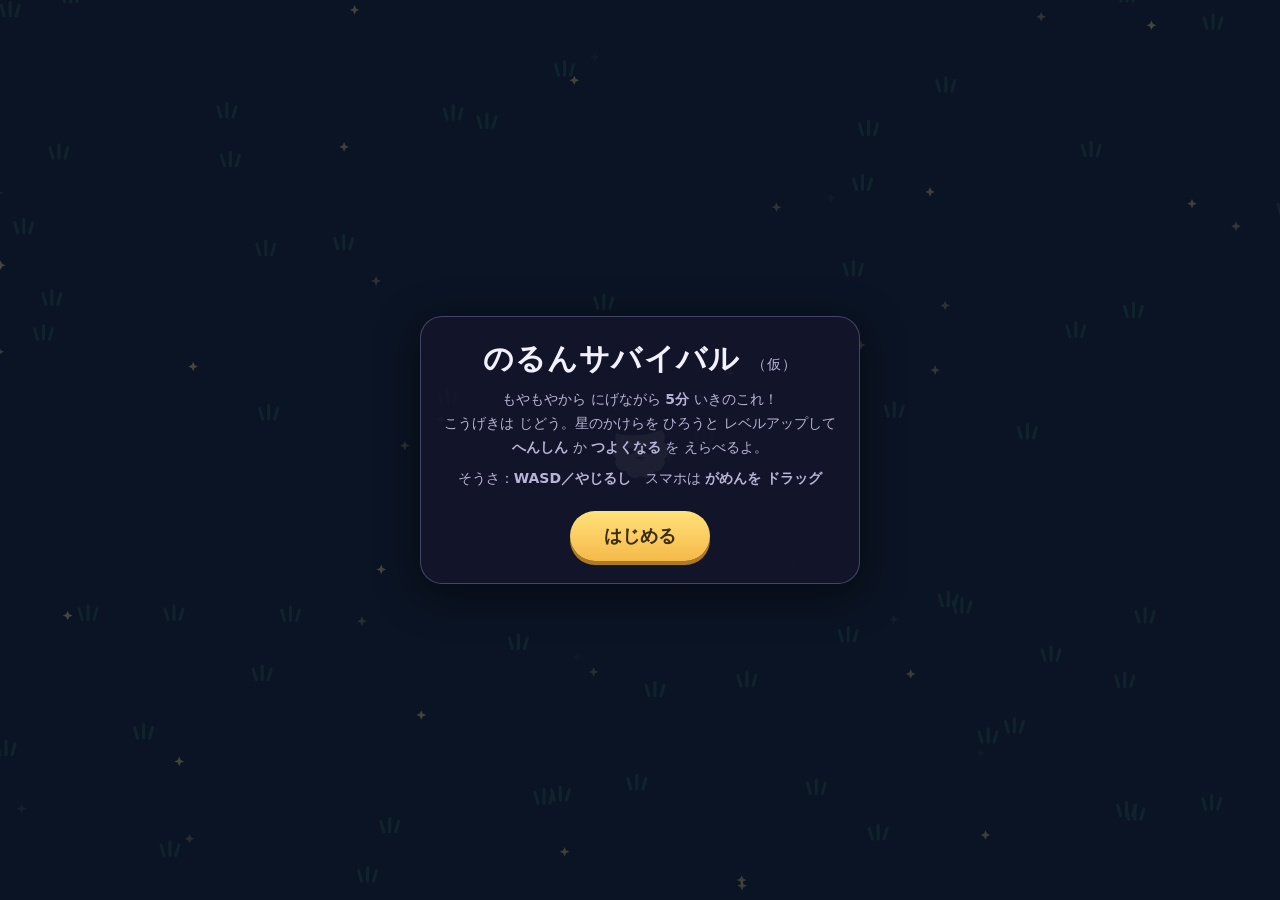
<file: survival/norun-survival-v1-index.html>
<!DOCTYPE html>
<html lang="ja">
<head>
<meta charset="utf-8">
<meta name="viewport" content="width=device-width,initial-scale=1,viewport-fit=cover,user-scalable=no">
<meta name="theme-color" content="#0e1a2b">
<title>のるんサバイバル（仮）</title>
<style>
:root{
  --ink:#f4f1ff; --sub:#b9b4d6; --panel:rgba(20,22,44,.88); --line:rgba(200,190,255,.28);
  --star:#ffe27a; --pink:#ff8fa8; --violet:#8f74e0;
  --font:"Hiragino Maru Gothic ProN","Zen Maru Gothic","Kosugi Maru","Yu Gothic UI","Meiryo",system-ui,sans-serif;
}
*{box-sizing:border-box;-webkit-tap-highlight-color:transparent}
html,body{margin:0;height:100%;background:#0e1a2b;color:var(--ink);font-family:var(--font);
  overflow:hidden;overscroll-behavior:none;touch-action:none;user-select:none;-webkit-user-select:none}
canvas#cv{position:fixed;inset:0;width:100%;height:100%;display:block;touch-action:none}

#hud{position:fixed;left:0;right:0;top:0;padding:calc(8px + env(safe-area-inset-top)) calc(10px + env(safe-area-inset-right)) 0 calc(10px + env(safe-area-inset-left));
  pointer-events:none;display:none;max-width:720px;margin:0 auto}
#hud.on{display:block}
.row{display:flex;align-items:center;gap:8px;margin-bottom:5px}
#hpbar{flex:1;height:18px;border-radius:9px;background:rgba(10,10,25,.7);border:1px solid var(--line);position:relative;overflow:hidden}
#hpfill{position:absolute;inset:0;width:100%;background:linear-gradient(#ffa9bb,#f0668a);border-radius:9px;transition:width .12s}
#hptxt{position:absolute;inset:0;font-size:11px;line-height:17px;text-align:center;font-weight:700;text-shadow:0 1px 2px rgba(0,0,0,.6)}
#time{font-size:22px;font-weight:800;min-width:64px;text-align:center;font-variant-numeric:tabular-nums;text-shadow:0 2px 4px rgba(0,0,0,.6)}
#lv,#kills{font-size:13px;font-weight:700;min-width:44px;text-shadow:0 1px 3px rgba(0,0,0,.7);font-variant-numeric:tabular-nums}
#kills{text-align:right;min-width:60px}
#xpbar{flex:1;height:8px;border-radius:4px;background:rgba(10,10,25,.7);border:1px solid var(--line);overflow:hidden}
#xpfill{display:block;height:100%;width:0;background:linear-gradient(90deg,#ffe27a,#9fe8ff)}
.hbtn{pointer-events:auto;width:36px;height:36px;border-radius:50%;border:1px solid var(--line);background:rgba(10,10,25,.6);
  color:var(--ink);font:700 15px var(--font);padding:0}
#banner{position:fixed;left:0;right:0;top:22%;text-align:center;font-size:22px;font-weight:800;pointer-events:none;opacity:0;
  text-shadow:0 2px 8px #000,0 0 18px var(--violet)}
#banner.go{animation:ban 2.6s ease-out}
@keyframes ban{0%{opacity:0;transform:scale(.8)}12%{opacity:1;transform:scale(1.05)}80%{opacity:1}100%{opacity:0}}

.ov{position:fixed;inset:0;display:none;align-items:center;justify-content:center;flex-direction:column;
  padding:16px;background:rgba(8,10,24,.62);text-align:center}
.ov.on{display:flex}
.panel{background:var(--panel);border:1px solid var(--line);border-radius:22px;padding:22px 20px;max-width:440px;width:100%;
  box-shadow:0 10px 40px rgba(0,0,0,.5)}
h1{margin:0 0 4px;font-size:30px;letter-spacing:.04em}
h1 small{font-size:14px;color:var(--sub);font-weight:400}
h2{margin:0 0 10px;font-size:24px}
p{margin:8px 0;color:var(--sub);font-size:14px;line-height:1.7}
.big{display:inline-block;margin-top:12px;padding:13px 34px;border-radius:999px;border:0;
  background:linear-gradient(#ffe27a,#f5b94a);color:#3a2a10;font:800 18px var(--font);box-shadow:0 4px 0 #b07a1f}
.big:active{transform:translateY(3px);box-shadow:0 1px 0 #b07a1f}
.ghost{display:inline-block;margin:12px 0 0 8px;padding:11px 18px;border-radius:999px;border:1px solid var(--line);
  background:transparent;color:var(--ink);font:700 14px var(--font)}
.best{font-size:13px;color:var(--star)}
table.st{margin:6px auto;border-collapse:collapse;font-size:16px}
table.st td{padding:3px 12px;text-align:left}
table.st td:last-child{text-align:right;font-weight:800;font-variant-numeric:tabular-nums}
.new{color:var(--star);font-size:12px;margin-left:6px}

#levelup h2{text-shadow:0 2px 8px #000}
#cards{display:flex;gap:10px;justify-content:center;width:100%;max-width:560px}
.card{flex:1;min-width:0;display:flex;flex-direction:column;align-items:center;gap:4px;padding:10px 8px 12px;
  border-radius:18px;border:2px solid var(--line);background:var(--panel);color:var(--ink);font-family:var(--font)}
.card.form{border-color:var(--star);background:linear-gradient(rgba(70,52,120,.95),rgba(24,24,50,.95))}
.card:active{transform:scale(.97)}
.card em{font-style:normal;font-size:10px;padding:2px 8px;border-radius:99px;background:rgba(255,255,255,.12);color:var(--sub)}
.card.form em{background:var(--star);color:#3a2a10;font-weight:800}
.card canvas{width:64px;height:64px}
.card b{font-size:15px}
.card span{font-size:11.5px;line-height:1.5;color:var(--sub)}
@media (max-width:420px){ .card b{font-size:13.5px} .card span{font-size:10.5px} h1{font-size:25px} }
</style>
</head>
<body>
<canvas id="cv"></canvas>

<div id="hud">
  <div class="row">
    <div id="hpbar"><i id="hpfill"></i><span id="hptxt"></span></div>
    <div id="time">5:00</div>
    <button class="hbtn" id="btnSnd" aria-label="おと">♪</button>
    <button class="hbtn" id="btnPause" aria-label="ポーズ">Ⅱ</button>
  </div>
  <div class="row">
    <span id="lv">Lv 1</span>
    <div id="xpbar"><i id="xpfill"></i></div>
    <span id="kills">0 たおした</span>
  </div>
</div>
<div id="banner"></div>

<div class="ov on" id="title">
  <div class="panel">
    <h1>のるんサバイバル <small>（仮）</small></h1>
    <p>もやもやから にげながら <b id="limTxt">5分</b> いきのこれ！<br>
       こうげきは じどう。星のかけらを ひろうと レベルアップして<br><b>へんしん</b> か <b>つよくなる</b> を えらべるよ。</p>
    <p>そうさ：<b>WASD／やじるし</b>　スマホは <b>がめんを ドラッグ</b></p>
    <p class="best" id="bestTitle"></p>
    <button class="big" id="btnStart">はじめる</button>
  </div>
</div>

<div class="ov" id="levelup">
  <h2>レベルアップ！ どれにする？</h2>
  <div id="cards"></div>
</div>

<div class="ov" id="pause">
  <div class="panel">
    <h2>ひとやすみ</h2>
    <button class="big" id="btnResume">つづける</button>
    <button class="ghost" id="btnQuit">タイトルへ</button>
  </div>
</div>

<div class="ov" id="end">
  <div class="panel">
    <h2 id="endTitle"></h2>
    <p id="endMsg"></p>
    <table class="st">
      <tr><td>いきのこった時間</td><td id="eTime"></td></tr>
      <tr><td>たおした数</td><td id="eKills"></td></tr>
      <tr><td>レベル</td><td id="eLv"></td></tr>
    </table>
    <p class="best" id="bestEnd"></p>
    <button class="big" id="btnRetry">もう一度</button>
    <button class="ghost" id="btnToTitle">タイトルへ</button>
  </div>
</div>

<script>
/* ============================================================
   のるんサバイバル（仮） v1
   単体HTML + Canvas / 外部ライブラリなし
   ------------------------------------------------------------
   調整したいときは下の CFG / FORMS / ETYPES / UPGRADES を触る。
   絵を差し替えるときは SPRITES に画像パスを入れる（下に説明）。
   ============================================================ */
(() => {
'use strict';

/* ---------- 調整つまみ ---------- */
const CFG = {
  TIME_LIMIT: 300,          // クリアまでの秒数（3分=180 / 10分=600）
  WORLD: 3200,              // フィールド一辺（px）
  BOSS_TIMES: [150, 240],   // おおもや出現（秒）
  PLAYER_HP: 100,
  MAX_ENEMIES: 240,
  SPAWN_INTERVAL: [1.2, 0.42],  // 出現間隔（開始時→終了時）
  SPAWN_EXTRA: 2.2,             // 終盤に1回で増える数
  ENEMY_HP_GROWTH: 200,         // 小さいほど敵HPが早く増える（HP×(1+t/これ)）
  HEART_RATE: 0.03,             // ハートを落とす確率
  STORAGE_KEY: 'norun-survival-v1',
};

/* 絵の差し替え：ここに画像パスを入れると、その姿は画像で描く（48×48想定・中心が体の中心）。
   null のままなら Canvas で描いた仮の絵。例) normal:'img/norun_normal.png' */
const SPRITES = { normal:null, kurage:null, pan:null, obake:null, penguin:null };

/* へんしん：speed=移動倍率 / grip=大きいほどキビキビ、小さいほど慣性・滑り */
const FORMS = {
  normal:  {name:'のるん',   desc:'星弾を撃つ いつものすがた',            speed:1.00, grip:14,  rate:1.00},
  kurage:  {name:'くらげ',   desc:'ふわり移動。まわりに しびれの輪',       speed:1.05, grip:2.4, rate:1.90},
  pan:     {name:'パン',     desc:'つるっと速い。体当たりが強い',          speed:1.50, grip:1.9, rate:1.50},
  obake:   {name:'おばけ',   desc:'あぶない時 すり抜ける。弾が速い',       speed:1.05, grip:10,  rate:0.85},
  penguin: {name:'ペンギン', desc:'ゆっくり。HP+50、氷弾で敵をおそく',     speed:0.74, grip:10,  rate:1.10},
};
const PENGUIN_HP = 50, OBAKE_PHASE = 2.0, OBAKE_CD = 7.0;

const ETYPES = {
  moya:  {r:15, hp:18,  spd:58,  dmg:8,  xp:1},
  chibi: {r:10, hp:8,   spd:112, dmg:5,  xp:1},
  deka:  {r:26, hp:80,  spd:38,  dmg:14, xp:4},
  boss:  {r:58, hp:900, spd:46,  dmg:22, xp:0, boss:true},
};

const UPGRADES = [
  {id:'dmg',    icon:'💥', title:'こうげきアップ', desc:'ダメージ +25%',        apply:g=>{g.st.dmg*=1.25;}},
  {id:'rate',   icon:'⚡', title:'れんしゃ',       desc:'こうげき間隔 -15%',    max:8, apply:g=>{g.st.interval*=0.85;}},
  {id:'bspd',   icon:'💫', title:'だんそく',       desc:'弾の速さ +20%',        max:5, apply:g=>{g.st.bspd*=1.2;}},
  {id:'move',   icon:'👟', title:'あしのはやさ',   desc:'移動 +10%',            max:6, apply:g=>{g.st.move*=1.10;}},
  {id:'hp',     icon:'💗', title:'げんき',         desc:'最大HP +20、30回復',   apply:g=>{g.p.maxHp+=20; heal(30);}},
  {id:'magnet', icon:'🧲', title:'ひろいじょうず', desc:'かけらを拾う範囲 +40%', max:5, apply:g=>{g.st.magnet*=1.4;}},
  {id:'multi',  icon:'✨', title:'ふやす',         desc:'弾 +1（輪は広がる）',   max:3, apply:g=>{g.st.multi+=1;}},
  {id:'pierce', icon:'🎯', title:'つらぬく',       desc:'弾が敵を +1 貫通',      max:3, apply:g=>{g.st.pierce+=1;}},
  {id:'heal',   icon:'🍪', title:'おやつ',         desc:'HPを 50 回復',          apply:g=>{heal(50);}},
];

/* ---------- 小道具 ---------- */
const TAU = Math.PI*2;
const $ = id => document.getElementById(id);
const clamp = (v,a,b) => v<a?a:v>b?b:v;
const lerp = (a,b,t) => a+(b-a)*t;
const rand = (a,b) => a+Math.random()*(b-a);
const pick = arr => arr[(Math.random()*arr.length)|0];
function shuffle(a){ for(let i=a.length-1;i>0;i--){ const j=(Math.random()*(i+1))|0; [a[i],a[j]]=[a[j],a[i]]; } return a; }
const fmtTime = s => { s=Math.max(0,Math.floor(s)); return ((s/60)|0)+':'+String(s%60).padStart(2,'0'); };

/* ---------- 保存 ---------- */
function loadBest(){
  try{ const o=JSON.parse(localStorage.getItem(CFG.STORAGE_KEY)); if(o&&typeof o.time==='number') return o; }catch(e){}
  return {time:0,kills:0,clear:false,mute:false};
}
function saveBest(){ try{ localStorage.setItem(CFG.STORAGE_KEY, JSON.stringify(best)); }catch(e){} }
let best = loadBest();

/* ---------- 効果音（仮：WebAudioの合成音。CC0素材に差し替えるときは SFX の中身を audio 再生に） ---------- */
let AC=null, muted=!!best.mute;
function initAudio(){
  if(AC) { if(AC.state==='suspended') AC.resume(); return; }
  try{ AC = new (window.AudioContext||window.webkitAudioContext)(); }catch(e){ AC=null; }
}
function tone(freq,dur,type,vol,slide,delay){
  if(!AC||muted) return;
  try{
    const t=AC.currentTime+(delay||0), o=AC.createOscillator(), g=AC.createGain();
    o.type=type||'sine'; o.frequency.setValueAtTime(freq,t);
    if(slide) o.frequency.exponentialRampToValueAtTime(Math.max(40,freq+slide),t+dur);
    g.gain.setValueAtTime(vol||0.06,t); g.gain.exponentialRampToValueAtTime(0.0001,t+dur);
    o.connect(g); g.connect(AC.destination); o.start(t); o.stop(t+dur+0.02);
  }catch(e){}
}
let lastPick=0;
const SFX = {
  shoot(){ tone(820,0.05,'triangle',0.02,260); },
  ring(){ tone(300,0.22,'sine',0.05,500); },
  kill(){ tone(260,0.08,'square',0.02,-140); },
  pick(){ const n=performance.now(); if(n-lastPick<50) return; lastPick=n; tone(1250,0.06,'sine',0.03,400); },
  hurt(){ tone(170,0.2,'sawtooth',0.06,-90); },
  heal(){ tone(660,0.1,'sine',0.05); tone(990,0.14,'sine',0.05,0,0.09); },
  level(){ [523,659,784,1047].forEach((f,i)=>tone(f,0.13,'triangle',0.06,0,i*0.07)); },
  form(){ tone(400,0.3,'sine',0.07,900); tone(1200,0.2,'triangle',0.04,0,0.2); },
  phase(){ tone(900,0.3,'sine',0.05,-500); },
  boss(){ tone(110,0.6,'sawtooth',0.07,-40); },
  clear(){ [523,659,784,1047,1319].forEach((f,i)=>tone(f,0.22,'triangle',0.07,0,i*0.12)); },
  over(){ [392,330,262,196].forEach((f,i)=>tone(f,0.25,'triangle',0.06,0,i*0.16)); },
};

/* ---------- 画面 ---------- */
const cv = $('cv'), ctx = cv.getContext('2d');
let VW=800, VH=600, SC=1, DPR=1;
function resize(){
  DPR = Math.min(window.devicePixelRatio||1, 2);
  const w=window.innerWidth, h=window.innerHeight;
  SC = clamp(Math.min(w,h)/520, 0.7, 1.5);
  VW = w/SC; VH = h/SC;
  cv.width = Math.round(w*DPR); cv.height = Math.round(h*DPR);
}
window.addEventListener('resize', resize);

/* ---------- 入力 ---------- */
const keys = {};
const stick = {on:false,id:-1,ox:0,oy:0,x:0,y:0};
const dbg = {x:0,y:0};
window.addEventListener('keydown', e=>{
  const k=e.key.toLowerCase();
  if(['arrowup','arrowdown','arrowleft','arrowright',' '].includes(k)) e.preventDefault();
  keys[k]=true;
  if(e.repeat) return;
  if(state==='levelup' && ['1','2','3'].includes(k)) pickCard(+k-1);
  else if((k==='p'||k==='escape') && state==='play') pause();
  else if((k==='p'||k==='escape') && state==='pause') resume();
  else if((k==='enter'||k===' ') && state==='title') start();
  else if(k==='enter' && state==='end') start();
});
window.addEventListener('keyup', e=>{ keys[e.key.toLowerCase()]=false; });
window.addEventListener('blur', ()=>{ for(const k in keys) keys[k]=false; });

cv.addEventListener('pointerdown', e=>{
  if(state!=='play'||stick.on) return;
  stick.on=true; stick.id=e.pointerId; stick.ox=e.clientX; stick.oy=e.clientY; stick.x=0; stick.y=0;
  try{ cv.setPointerCapture(e.pointerId); }catch(_){}
});
cv.addEventListener('pointermove', e=>{
  if(!stick.on||e.pointerId!==stick.id) return;
  let dx=(e.clientX-stick.ox)/46, dy=(e.clientY-stick.oy)/46;
  const m=Math.hypot(dx,dy); if(m>1){ dx/=m; dy/=m; }
  stick.x=dx; stick.y=dy;
});
function stickEnd(e){ if(e && e.pointerId!==stick.id) return; stick.on=false; stick.x=stick.y=0; }
cv.addEventListener('pointerup', stickEnd);
cv.addEventListener('pointercancel', stickEnd);
cv.addEventListener('contextmenu', e=>e.preventDefault());

function getInput(){
  let x=0,y=0;
  if(keys['a']||keys['arrowleft']) x-=1;
  if(keys['d']||keys['arrowright']) x+=1;
  if(keys['w']||keys['arrowup']) y-=1;
  if(keys['s']||keys['arrowdown']) y+=1;
  if(x||y){ const m=Math.hypot(x,y); return {x:x/m,y:y/m}; }
  if(stick.on){ const m=Math.hypot(stick.x,stick.y); if(m>0.12) return {x:stick.x,y:stick.y}; }
  if(dbg.x||dbg.y) return {x:dbg.x,y:dbg.y};
  return {x:0,y:0};
}

/* ---------- ゲーム状態 ---------- */
let state='title';   // title | play | levelup | pause | end
let G=null, animT=0, cards=[], cardsReadyAt=0;
const xpNeed = l => Math.floor(4 + l*3 + l*l*0.15);

function newGame(){
  const c=CFG.WORLD/2;
  G = {
    t:0, kills:0, level:1, xp:0, need:xpNeed(1), pending:0, cnt:{},
    p:{x:c,y:c,vx:0,vy:0,hp:CFG.PLAYER_HP,maxHp:CFG.PLAYER_HP,form:'normal',inv:0,fireT:0.4,phase:0,phaseCd:0,dir:1,r:16},
    st:{dmg:10,interval:0.55,bspd:420,move:185,magnet:72,multi:0,pierce:0},
    enemies:[],bullets:[],gems:[],fx:[],rings:[],
    spawnT:0.5,bossIdx:0,shake:0,
  };
}
function heal(n){ const p=G.p; p.hp=Math.min(p.maxHp,p.hp+n); }

function setForm(id){
  const p=G.p; if(p.form===id) return;
  if(p.form==='penguin'){ p.maxHp-=PENGUIN_HP; p.hp=Math.min(p.hp,p.maxHp); }
  if(id==='penguin'){ p.maxHp+=PENGUIN_HP; p.hp+=PENGUIN_HP; }
  p.form=id; p.phase=0; p.phaseCd=0; p.inv=Math.max(p.inv,0.9);
  puff(p.x,p.y,18,'#ffffff'); puff(p.x,p.y,10,'#ffe27a');
  SFX.form();
}

/* ---------- 敵 ---------- */
function addEnemy(type){
  const T=ETYPES[type], p=G.p;
  const a=rand(0,TAU), d=Math.hypot(VW,VH)/2+50+(T.boss?40:0);
  const scale = T.boss ? (G.bossIdx+1) : 1+G.t/CFG.ENEMY_HP_GROWTH;
  const hp=T.hp*scale;
  G.enemies.push({type,boss:!!T.boss,x:p.x+Math.cos(a)*d,y:p.y+Math.sin(a)*d,r:T.r,hp,maxHp:hp,spd:T.spd,dmg:T.dmg,xp:T.xp,
    slow:0,stun:0,flash:0,slamCd:0,kx:0,ky:0,wob:rand(0,TAU),dead:false});
}
function spawn(dt){
  const t=G.t, prog=t/CFG.TIME_LIMIT;
  if(G.bossIdx<CFG.BOSS_TIMES.length && t>=CFG.BOSS_TIMES[G.bossIdx]){
    addEnemy('boss'); G.bossIdx++; banner('おおもや が あらわれた！'); SFX.boss();
  }
  G.spawnT-=dt;
  if(G.spawnT<=0){
    G.spawnT=lerp(CFG.SPAWN_INTERVAL[0],CFG.SPAWN_INTERVAL[1],prog);
    const n=1+Math.floor(prog*CFG.SPAWN_EXTRA+Math.random());
    for(let i=0;i<n && G.enemies.length<CFG.MAX_ENEMIES;i++){
      const r=Math.random(); let type='moya';
      if(t>30 && r<0.2+prog*0.12) type='chibi';
      else if(t>75 && r>0.9-prog*0.1) type='deka';
      addEnemy(type);
    }
  }
}
function hurtEnemy(e,d){
  if(e.dead) return;
  e.hp-=d; e.flash=0.08;
  if(e.hp<=0){ e.dead=true; onKill(e); }
}
function onKill(e){
  G.kills++; SFX.kill();
  puff(e.x,e.y,e.boss?30:6,'#6b4f9c');
  if(e.boss){
    for(let i=0;i<24;i++){ const a=rand(0,TAU), d=rand(10,90); addGem(e.x+Math.cos(a)*d,e.y+Math.sin(a)*d,2,false); }
    addGem(e.x,e.y,0,true); G.shake=0.4;
  }else{
    addGem(e.x,e.y,e.xp,false);
    if(Math.random()<CFG.HEART_RATE) addGem(e.x+10,e.y,0,true);
  }
}
function addGem(x,y,v,heart){
  if(G.gems.length>=380){ const old=G.gems.shift(); if(!old.heart) v+=old.v; }
  G.gems.push({x,y,v,heart,spd:0,ph:rand(0,TAU)});
}

/* ---------- 攻撃 ---------- */
function nearest(maxD){
  const p=G.p; let bestE=null, bd=maxD*maxD;
  for(const e of G.enemies){ const dx=e.x-p.x, dy=e.y-p.y, d=dx*dx+dy*dy-e.r*e.r; if(d<bd){ bd=d; bestE=e; } }
  return bestE;
}
function fire(){
  const p=G.p, st=G.st, f=p.form;
  if(f==='kurage'){
    if(!nearest(210)) return false;
    G.rings.push({x:p.x,y:p.y,r:16,max:125*(1+0.18*st.multi),dmg:st.dmg*1.3,hit:[]});
    SFX.ring(); return true;
  }
  const tgt=nearest(560); if(!tgt) return false;
  const a=Math.atan2(tgt.y-p.y,tgt.x-p.x), n=1+st.multi;
  let spd=st.bspd, dmg=st.dmg, kind='star', r=6;
  if(f==='pan'){ dmg*=0.6; kind='crumb'; r=5; }
  else if(f==='obake'){ spd*=1.7; kind='wisp'; }
  else if(f==='penguin'){ kind='ice'; r=7; }
  for(let i=0;i<n;i++){
    const ang=a+(i-(n-1)/2)*0.17;
    G.bullets.push({x:p.x,y:p.y,vx:Math.cos(ang)*spd,vy:Math.sin(ang)*spd,r,dmg,pierce:st.pierce,life:1.5,kind,hit:[],rot:rand(0,TAU)});
  }
  SFX.shoot(); return true;
}

/* ---------- 更新 ---------- */
function update(dt){
  G.t+=dt;
  if(G.t>=CFG.TIME_LIMIT){ endGame(true); return; }
  updatePlayer(dt);
  spawn(dt);
  updateEnemies(dt);
  if(state!=='play') return;
  updateBullets(dt);
  updateRings(dt);
  updateGems(dt);
  updateFx(dt);
  if(G.shake>0) G.shake-=dt;
}

function updatePlayer(dt){
  const p=G.p, st=G.st, f=FORMS[p.form], inp=getInput();
  const sp=st.move*f.speed, k=Math.min(1,f.grip*dt);
  p.vx+=(inp.x*sp-p.vx)*k; p.vy+=(inp.y*sp-p.vy)*k;
  p.x+=p.vx*dt; p.y+=p.vy*dt;
  const lo=40, hi=CFG.WORLD-40;
  if(p.x<lo){p.x=lo;p.vx=0;} else if(p.x>hi){p.x=hi;p.vx=0;}
  if(p.y<lo){p.y=lo;p.vy=0;} else if(p.y>hi){p.y=hi;p.vy=0;}
  if(Math.abs(inp.x)>0.2) p.dir=inp.x>0?1:-1;
  if(p.inv>0) p.inv-=dt;
  if(p.phase>0) p.phase-=dt;
  if(p.phaseCd>0) p.phaseCd-=dt;
  p.fireT-=dt;
  if(p.fireT<=0) p.fireT = fire() ? st.interval*f.rate : 0.1;
}

function updateEnemies(dt){
  const p=G.p, es=G.enemies, pan=p.form==='pan';
  for(const e of es){
    if(e.flash>0) e.flash-=dt;
    if(e.slow>0) e.slow-=dt;
    if(e.slamCd>0) e.slamCd-=dt;
    let dx=p.x-e.x, dy=p.y-e.y, d=Math.hypot(dx,dy)||1;
    if(d>1500 && !e.boss){ // 置いてけぼりは近くに呼び戻す
      const a=rand(0,TAU), r=Math.hypot(VW,VH)/2+50; e.x=p.x+Math.cos(a)*r; e.y=p.y+Math.sin(a)*r; continue;
    }
    if(e.stun>0) e.stun-=dt;
    else{ const s=e.spd*(e.slow>0?0.5:1)*dt; e.x+=dx/d*s; e.y+=dy/d*s; }
    if(e.kx||e.ky){ e.x+=e.kx*dt; e.y+=e.ky*dt; const dec=Math.max(0,1-6*dt); e.kx*=dec; e.ky*=dec; if(Math.abs(e.kx)+Math.abs(e.ky)<2){e.kx=0;e.ky=0;} }
    // のるんとの接触
    if(d<e.r+p.r*0.8 && p.phase<=0){
      if(pan && e.slamCd<=0){
        e.slamCd=0.35; const kb=e.boss?60:330; e.kx=-dx/d*kb; e.ky=-dy/d*kb;
        hurtEnemy(e,G.st.dmg*3); puff(e.x,e.y,3,'#f6d9a0');
      }
      if(p.inv<=0 && !e.dead){
        if(p.form==='obake' && p.phaseCd<=0){ p.phase=OBAKE_PHASE; p.phaseCd=OBAKE_CD; SFX.phase(); }
        else{
          p.hp-=e.dmg*(pan?0.5:1); p.inv=0.7; G.shake=0.18; SFX.hurt(); puff(p.x,p.y,5,'#ff8fa8');
          if(p.hp<=0){ p.hp=0; endGame(false); return; }
        }
      }
    }
  }
  // 敵どうしの押し合い（重なりすぎ防止）
  const n=es.length;
  for(let i=0;i<n;i++){
    const a=es[i];
    for(let j=i+1;j<n;j++){
      const b=es[j], dx=b.x-a.x, rr=a.r+b.r;
      if(dx>rr||dx<-rr) continue;
      const dy=b.y-a.y; if(dy>rr||dy<-rr) continue;
      const d2=dx*dx+dy*dy; if(d2>=rr*rr||d2===0) continue;
      const d=Math.sqrt(d2), push=(rr-d)*0.25, ux=dx/d, uy=dy/d;
      const wa=a.boss?0:1, wb=b.boss?0:1;
      a.x-=ux*push*wa; a.y-=uy*push*wa; b.x+=ux*push*wb; b.y+=uy*push*wb;
    }
  }
  compact(es, e=>!e.dead);
}

function updateBullets(dt){
  const bs=G.bullets, es=G.enemies;
  for(const b of bs){
    b.x+=b.vx*dt; b.y+=b.vy*dt; b.life-=dt; b.rot+=dt*9;
    if(b.life<=0) continue;
    for(const e of es){
      if(e.dead) continue;
      const dx=e.x-b.x, dy=e.y-b.y, rr=e.r+b.r;
      if(dx*dx+dy*dy>rr*rr || b.hit.includes(e)) continue;
      hurtEnemy(e,b.dmg);
      if(b.kind==='ice') e.slow=2.5;
      if(!e.boss){ const m=Math.hypot(b.vx,b.vy)||1; e.kx+=b.vx/m*60; e.ky+=b.vy/m*60; }
      if(b.pierce>0){ b.pierce--; b.hit.push(e); } else { b.life=0; break; }
    }
  }
  compact(bs, b=>b.life>0);
  compact(es, e=>!e.dead);
}

function updateRings(dt){
  for(const r of G.rings){
    r.r+=330*dt;
    for(const e of G.enemies){
      if(e.dead||r.hit.includes(e)) continue;
      const dx=e.x-r.x, dy=e.y-r.y, rr=r.r+e.r;
      if(dx*dx+dy*dy<rr*rr){ r.hit.push(e); e.stun=Math.max(e.stun,e.boss?0.3:0.9); hurtEnemy(e,r.dmg); }
    }
  }
  compact(G.rings, r=>r.r<r.max);
  compact(G.enemies, e=>!e.dead);
}

function updateGems(dt){
  const p=G.p, mag=G.st.magnet;
  for(const g of G.gems){
    const dx=p.x-g.x, dy=p.y-g.y, d=Math.hypot(dx,dy)||1;
    if(d<mag||g.spd>0){ g.spd=Math.min(620,g.spd+1500*dt); g.x+=dx/d*g.spd*dt; g.y+=dy/d*g.spd*dt; }
    if(d<p.r+10){
      g.got=true;
      if(g.heart){ heal(20); SFX.heal(); }
      else{
        SFX.pick(); G.xp+=g.v;
        while(G.xp>=G.need){ G.xp-=G.need; G.level++; G.need=xpNeed(G.level); G.pending++; }
      }
    }
  }
  compact(G.gems, g=>!g.got);
}

function updateFx(dt){
  for(const f of G.fx){ f.x+=f.vx*dt; f.y+=f.vy*dt; f.life-=dt; }
  compact(G.fx, f=>f.life>0);
}
function puff(x,y,n,color){
  if(G.fx.length>260) return;
  for(let i=0;i<n;i++){ const a=rand(0,TAU), s=rand(30,150); G.fx.push({x,y,vx:Math.cos(a)*s,vy:Math.sin(a)*s,life:rand(0.25,0.55),max:0.55,r:rand(2,5),color}); }
}
function compact(arr,keep){ let j=0; for(let i=0;i<arr.length;i++){ if(keep(arr[i])) arr[j++]=arr[i]; } arr.length=j; }

/* ---------- レベルアップ ---------- */
function rollCards(){
  const ups=shuffle(UPGRADES.filter(u=>!u.max||(G.cnt[u.id]||0)<u.max));
  const out=[];
  if(G.level<=2||Math.random()<0.6){
    const id=pick(Object.keys(FORMS).filter(f=>f!==G.p.form));
    out.push({kind:'form',id,title:FORMS[id].name,desc:FORMS[id].desc});
  }
  while(out.length<3 && ups.length){ const u=ups.pop(); out.push({kind:'up',u,title:u.title,desc:u.desc}); }
  return shuffle(out);
}
function openLevelUp(){
  state='levelup'; stickEnd(); cards=rollCards(); cardsReadyAt=performance.now()+280;
  const box=$('cards'); box.innerHTML='';
  cards.forEach((c,i)=>{
    const b=document.createElement('button'); b.className='card'+(c.kind==='form'?' form':'');
    const tag=document.createElement('em'); tag.textContent=c.kind==='form'?'へんしん':'つよくなる';
    const ic=document.createElement('canvas'); ic.width=128; ic.height=128; drawCardIcon(ic,c);
    const h=document.createElement('b'); h.textContent=c.title;
    const d=document.createElement('span'); d.textContent=c.desc;
    b.append(tag,ic,h,d); b.onclick=()=>pickCard(i); box.appendChild(b);
  });
  $('levelup').classList.add('on'); SFX.level();
}
function drawCardIcon(ic,c){
  const g=ic.getContext('2d');
  if(c.kind==='form'){ g.save(); g.scale(2.3,2.3); g.translate(27.8,32); drawNorun(g,c.id,0,1,false); g.restore(); }
  else{ g.font='72px serif'; g.textAlign='center'; g.textBaseline='middle'; g.fillText(c.u.icon,64,70); }
}
function pickCard(i){
  if(state!=='levelup'||performance.now()<cardsReadyAt) return;
  const c=cards[i]; if(!c) return;
  if(c.kind==='form') setForm(c.id);
  else{ c.u.apply(G); G.cnt[c.u.id]=(G.cnt[c.u.id]||0)+1; }
  G.pending--; G.p.inv=Math.max(G.p.inv,0.6);
  if(G.pending>0) openLevelUp();
  else{ $('levelup').classList.remove('on'); state='play'; }
}

/* ---------- 画面遷移 ---------- */
function showOnly(id){ for(const k of ['title','levelup','pause','end']) $(k).classList.toggle('on',k===id); }
function bestText(){
  if(!best.time) return '';
  return 'ベスト： '+fmtTime(best.time)+(best.clear?'（クリア！）':'')+' ／ '+best.kills+' たおした';
}
function start(){
  initAudio(); newGame(); state='play'; showOnly(null); $('hud').classList.add('on');
}
function toTitle(){
  newGame(); state='title'; $('hud').classList.remove('on'); $('bestTitle').textContent=bestText(); showOnly('title');
}
function pause(){ if(state!=='play') return; state='pause'; stickEnd(); showOnly('pause'); }
function resume(){ if(state!=='pause') return; state='play'; showOnly(null); }
function endGame(clear){
  state='end'; stickEnd();
  const time=clear?CFG.TIME_LIMIT:G.t;
  const newT=time>best.time, newK=G.kills>best.kills;
  if(newT) best.time=time; if(newK) best.kills=G.kills; if(clear) best.clear=true;
  saveBest();
  $('endTitle').textContent=clear?'🌟 クリア！':'やられちゃった…';
  $('endMsg').textContent=clear?'もやもやの夜を いきのこった！':'もういちど ちょうせんしてみよう';
  $('eTime').innerHTML=fmtTime(time)+(newT?'<span class="new">NEW</span>':'');
  $('eKills').innerHTML=G.kills+(newK?'<span class="new">NEW</span>':'');
  $('eLv').textContent=G.level;
  $('bestEnd').textContent=bestText();
  showOnly('end');
  if(clear) SFX.clear(); else SFX.over();
}
function banner(txt){ const b=$('banner'); b.textContent=txt; b.classList.remove('go'); void b.offsetWidth; b.classList.add('go'); }

$('btnStart').onclick=start;
$('btnRetry').onclick=start;
$('btnToTitle').onclick=toTitle;
$('btnQuit').onclick=toTitle;
$('btnResume').onclick=resume;
$('btnPause').onclick=pause;
function sndLabel(){ $('btnSnd').textContent=muted?'×':'♪'; }
$('btnSnd').onclick=()=>{ muted=!muted; best.mute=muted; saveBest(); sndLabel(); };
document.addEventListener('visibilitychange',()=>{ if(document.hidden) pause(); });

/* ---------- のるんの絵（仮：Canvas描画） ----------
   正本ルール：変身中は帽子なし／顔（眠そうな半目・小さい口・舌）は全姿共通／ペンギンにくちばし無し */
const spriteImg={};
for(const k in SPRITES){ if(SPRITES[k]){ const im=new Image(); im.src=SPRITES[k]; spriteImg[k]=im; } }

function drawFace(c,y){
  c.fillStyle='#3b3352';
  for(const s of [-1,1]){
    c.beginPath(); c.arc(s*6.2,y,3.1,0,Math.PI); c.closePath(); c.fill();   // 半目
    c.fillRect(s*6.2-3.9,y-0.9,7.8,1.6);                                    // まぶた
  }
  c.strokeStyle='#3b3352'; c.lineWidth=1.3; c.lineCap='round';
  c.beginPath(); c.moveTo(-2.3,y+5.4); c.lineTo(2.3,y+5.4); c.stroke();     // 小さい口
  c.fillStyle='#ff8fa8'; c.beginPath(); c.arc(0.5,y+5.9,1.9,0,Math.PI); c.closePath(); c.fill(); // 舌
}
function drawNorun(c,form,t,dir,phasing){
  const img=spriteImg[form];
  if(img && img.complete && img.naturalWidth){ c.save(); c.scale(dir,1); c.drawImage(img,-24,-28,48,48); c.restore(); return; }
  const bob=Math.sin(t*5)*1.2;
  c.save(); c.translate(0,bob);
  if(form==='normal'){
    c.fillStyle='#fffdf7';
    c.beginPath(); c.arc(0,0,15.5,0,TAU); c.fill();
    for(let i=0;i<10;i++){ const a=i/10*TAU+Math.sin(t*2+i)*0.06; c.beginPath(); c.arc(Math.cos(a)*13.2,Math.sin(a)*13.2,6.2,0,TAU); c.fill(); }
    drawFace(c,0);
    c.fillStyle='#1c1826';                                    // 黒い魔女帽子
    c.beginPath(); c.ellipse(0,-14.5,17.5,4.8,-0.1,0,TAU); c.fill();
    c.beginPath(); c.moveTo(-10,-15.5); c.quadraticCurveTo(-4,-30,7*dir,-40); c.quadraticCurveTo(6,-26,10,-17); c.closePath(); c.fill();
    c.strokeStyle='#8f74e0'; c.lineWidth=2.4; c.beginPath(); c.moveTo(-9.4,-17.6); c.quadraticCurveTo(0,-15.2,9.6,-19); c.stroke();
  }else if(form==='kurage'){
    c.strokeStyle='#cfe6ff'; c.lineWidth=2.2; c.lineCap='round';
    for(let i=-2;i<=2;i++){ const x=i*5.5, w=Math.sin(t*4+i)*2.5; c.beginPath(); c.moveTo(x,8); c.quadraticCurveTo(x+w,15,x-w,22); c.stroke(); }
    c.fillStyle='#f4f9ff';
    c.beginPath(); c.moveTo(-17,6); c.bezierCurveTo(-18,-22,18,-22,17,6);
    for(let i=0;i<4;i++){ const x0=17-i*8.5; c.quadraticCurveTo(x0-4.25,11,x0-8.5,6); }
    c.closePath(); c.fill();
    c.fillStyle='rgba(159,216,255,.35)'; c.beginPath(); c.ellipse(-7,-9,4,2.4,-0.6,0,TAU); c.fill();
    drawFace(c,-3);
  }else if(form==='pan'){
    c.fillStyle='#d99a4e'; rr(c,-18,-11,36,25,9); c.fill();
    c.fillStyle='#f3cf8e'; rr(c,-16,-13,32,21,9); c.fill();
    c.strokeStyle='#d99a4e'; c.lineWidth=1.5; c.lineCap='round';
    for(const x of [-9,0,9]){ c.beginPath(); c.moveTo(x-2,-11); c.lineTo(x+2,-8); c.stroke(); }
    drawFace(c,-2);
  }else if(form==='obake'){
    c.globalAlpha*=phasing?0.45:0.9;
    c.fillStyle='#f7f4ff';
    c.beginPath(); c.moveTo(-15,14); c.lineTo(-15,-3); c.arc(0,-3,15,Math.PI,0); c.lineTo(15,14);
    for(let i=0;i<3;i++){ const x0=15-i*10, w=Math.sin(t*6+i)*1.5; c.quadraticCurveTo(x0-5,8+w,x0-10,14); }
    c.closePath(); c.fill();
    drawFace(c,-3);
  }else if(form==='penguin'){
    c.fillStyle='#f5a94a'; c.beginPath(); c.ellipse(-6,18,5,2.6,0,0,TAU); c.ellipse(6,18,5,2.6,0,0,TAU); c.fill();
    c.fillStyle='#2b3a67';
    const fl=Math.sin(t*6)*0.25;
    c.save(); c.translate(-15,2); c.rotate(0.5+fl); c.beginPath(); c.ellipse(0,0,4,9,0,0,TAU); c.fill(); c.restore();
    c.save(); c.translate(15,2); c.rotate(-0.5-fl); c.beginPath(); c.ellipse(0,0,4,9,0,0,TAU); c.fill(); c.restore();
    c.beginPath(); c.ellipse(0,0,16,18.5,0,0,TAU); c.fill();
    c.fillStyle='#fffdf7'; c.beginPath(); c.ellipse(0,3,12,14,0,0,TAU); c.fill();
    drawFace(c,-2);                                           // くちばしは描かない（口と舌）
  }
  c.restore();
}
function rr(c,x,y,w,h,r){ c.beginPath(); c.moveTo(x+r,y); c.arcTo(x+w,y,x+w,y+h,r); c.arcTo(x+w,y+h,x,y+h,r); c.arcTo(x,y+h,x,y,r); c.arcTo(x,y,x+w,y,r); c.closePath(); }
function starPath(c,x,y,r,rot){
  c.beginPath();
  for(let i=0;i<8;i++){ const a=rot+i*Math.PI/4, rad=i%2?r*0.42:r; c.lineTo(x+Math.cos(a)*rad,y+Math.sin(a)*rad); }
  c.closePath();
}

/* ---------- 描画 ---------- */
function hash(x,y){ let h=(x*374761393+y*668265263)|0; h=(h^(h>>>13))*1274126177|0; return ((h^(h>>>16))>>>0)/4294967296; }

function render(){
  const c=ctx, p=G.p;
  c.setTransform(DPR*SC,0,0,DPR*SC,0,0);
  let cx=p.x-VW/2, cy=p.y-VH/2;
  if(G.shake>0){ cx+=rand(-4,4); cy+=rand(-4,4); }
  c.fillStyle='#12263a'; c.fillRect(0,0,VW,VH);
  c.save(); c.translate(-cx,-cy);

  // 星空の草原
  const T=160, x0=Math.floor(cx/T), y0=Math.floor(cy/T), x1=Math.floor((cx+VW)/T), y1=Math.floor((cy+VH)/T);
  c.lineCap='round';
  for(let ty=y0;ty<=y1;ty++) for(let tx=x0;tx<=x1;tx++){
    const bx=tx*T, by=ty*T;
    c.strokeStyle='#1f4d4f'; c.lineWidth=2;
    for(let i=0;i<3;i++){
      const gx=bx+hash(tx*7+i,ty)*T, gy=by+hash(tx,ty*7+i)*T;
      c.beginPath(); c.moveTo(gx-4,gy); c.lineTo(gx-6,gy-7); c.moveTo(gx,gy); c.lineTo(gx,gy-9); c.moveTo(gx+4,gy); c.lineTo(gx+6,gy-7); c.stroke();
    }
    for(let i=0;i<2;i++){
      const sx=bx+hash(tx*13+i,ty+5)*T, sy=by+hash(tx+9,ty*13+i)*T, tw=0.35+0.3*Math.sin(animT*1.7+hash(tx+i,ty)*40);
      c.fillStyle='rgba(255,236,170,'+tw.toFixed(2)+')'; starPath(c,sx,sy,3.2,0); c.fill();
    }
  }

  // かけら・ハート
  for(const g of G.gems){
    const y=g.y+Math.sin(animT*4+g.ph)*2;
    if(g.heart){ c.fillStyle='#ff8fa8'; c.beginPath(); c.arc(g.x-3,y-2,4,0,TAU); c.arc(g.x+3,y-2,4,0,TAU); c.fill();
      c.beginPath(); c.moveTo(g.x-7,y-0.5); c.lineTo(g.x,y+8); c.lineTo(g.x+7,y-0.5); c.closePath(); c.fill(); }
    else{ c.fillStyle=g.v>1?'#9fe8ff':'#ffe27a'; starPath(c,g.x,y,g.v>1?7:5.5,animT*2+g.ph); c.fill(); }
  }

  // しびれの輪
  for(const r of G.rings){
    const a=1-r.r/r.max;
    c.strokeStyle='rgba(159,232,255,'+(0.25+a*0.6).toFixed(2)+')'; c.lineWidth=5;
    c.beginPath(); c.arc(r.x,r.y,r.r,0,TAU); c.stroke();
    c.fillStyle='rgba(159,232,255,'+(a*0.12).toFixed(2)+')'; c.fill();
  }

  // もやもや
  for(const e of G.enemies){
    const r=e.r, w=Math.sin(animT*3+e.wob)*r*0.09;
    c.fillStyle=e.flash>0?'#ffffff':e.slow>0?'#3f5a8f':e.boss?'#33204f':'#44306a';
    c.globalAlpha=0.93;
    c.beginPath();
    c.arc(e.x,e.y,r,0,TAU);
    c.moveTo(e.x-r*0.6+r*0.62,e.y+r*0.35+w); c.arc(e.x-r*0.6,e.y+r*0.35+w,r*0.62,0,TAU);
    c.moveTo(e.x+r*0.6+r*0.62,e.y+r*0.35-w); c.arc(e.x+r*0.6,e.y+r*0.35-w,r*0.62,0,TAU);
    c.moveTo(e.x+r*0.6,e.y-r*0.5-w); c.arc(e.x,e.y-r*0.5-w,r*0.6,0,TAU);
    c.fill();
    c.globalAlpha=1;
    c.strokeStyle='rgba(200,170,255,.45)'; c.lineWidth=1.5; c.beginPath(); c.arc(e.x,e.y,r,0,TAU); c.stroke();
    c.fillStyle=e.stun>0?'#9fe8ff':'#ffe9a8';
    c.beginPath(); c.ellipse(e.x-r*0.32,e.y-r*0.05,r*0.14,r*0.2,0,0,TAU); c.ellipse(e.x+r*0.32,e.y-r*0.05,r*0.14,r*0.2,0,0,TAU); c.fill();
    if(e.boss){
      const bw=r*1.6; c.fillStyle='rgba(10,10,25,.7)'; c.fillRect(e.x-bw/2,e.y-r-18,bw,6);
      c.fillStyle='#c79bff'; c.fillRect(e.x-bw/2,e.y-r-18,bw*clamp(e.hp/e.maxHp,0,1),6);
    }
  }

  // 弾
  for(const b of G.bullets){
    if(b.kind==='star'){ c.fillStyle='#ffe27a'; starPath(c,b.x,b.y,b.r+2,b.rot); c.fill(); }
    else if(b.kind==='ice'){ c.fillStyle='#bfefff'; starPath(c,b.x,b.y,b.r+2,Math.PI/8); c.fill(); c.fillStyle='#fff'; c.beginPath(); c.arc(b.x,b.y,2.5,0,TAU); c.fill(); }
    else if(b.kind==='wisp'){ c.fillStyle='rgba(220,205,255,.95)'; c.beginPath(); c.arc(b.x,b.y,b.r,0,TAU); c.fill();
      c.fillStyle='rgba(220,205,255,.4)'; c.beginPath(); c.arc(b.x-b.vx*0.02,b.y-b.vy*0.02,b.r*0.8,0,TAU); c.fill(); }
    else{ c.fillStyle='#f3cf8e'; c.beginPath(); c.arc(b.x,b.y,b.r,0,TAU); c.fill(); }
  }

  // のるん
  c.fillStyle='rgba(0,0,0,.28)'; c.beginPath(); c.ellipse(p.x,p.y+19,14,4.5,0,0,TAU); c.fill();
  if(p.form==='obake' && p.phaseCd>0 && p.phase<=0){
    c.strokeStyle='rgba(220,205,255,.6)'; c.lineWidth=2.5;
    c.beginPath(); c.arc(p.x,p.y+19,18,-Math.PI/2,-Math.PI/2+TAU*(1-p.phaseCd/OBAKE_CD)); c.stroke();
  }
  c.save(); c.translate(p.x,p.y);
  if(p.inv>0 && p.phase<=0 && Math.floor(animT*18)%2) c.globalAlpha=0.45;
  const moving=state==='play'&&(Math.abs(p.vx)+Math.abs(p.vy)>20);
  drawNorun(c,p.form,moving?animT*1.6:animT*0.6,p.dir,p.phase>0);
  c.restore();

  // きらきら
  for(const f of G.fx){ c.globalAlpha=clamp(f.life/f.max,0,1); c.fillStyle=f.color; c.beginPath(); c.arc(f.x,f.y,f.r,0,TAU); c.fill(); }
  c.globalAlpha=1;

  drawFog(c,cx,cy);
  c.restore();

  // バーチャルスティック
  if(stick.on && state==='play'){
    const ox=stick.ox/SC, oy=stick.oy/SC, R=46/SC;
    c.strokeStyle='rgba(255,255,255,.35)'; c.lineWidth=2; c.beginPath(); c.arc(ox,oy,R,0,TAU); c.stroke();
    c.fillStyle='rgba(255,255,255,.45)'; c.beginPath(); c.arc(ox+stick.x*R,oy+stick.y*R,R*0.42,0,TAU); c.fill();
  }
}

function drawFog(c,cx,cy){   // フィールドの端＝星の霧
  const W=CFG.WORLD, m=150, far=1600, col='rgba(196,186,255,', solid=col+'0.92)', clear=col+'0)';
  let g;
  if(cx<m){ g=c.createLinearGradient(0,0,m,0); g.addColorStop(0,solid); g.addColorStop(1,clear); c.fillStyle=g; c.fillRect(0,-far,m,W+far*2); c.fillStyle=solid; c.fillRect(-far,-far,far,W+far*2); }
  if(cx+VW>W-m){ g=c.createLinearGradient(W,0,W-m,0); g.addColorStop(0,solid); g.addColorStop(1,clear); c.fillStyle=g; c.fillRect(W-m,-far,m,W+far*2); c.fillStyle=solid; c.fillRect(W,-far,far,W+far*2); }
  if(cy<m){ g=c.createLinearGradient(0,0,0,m); g.addColorStop(0,solid); g.addColorStop(1,clear); c.fillStyle=g; c.fillRect(-far,0,W+far*2,m); c.fillStyle=solid; c.fillRect(-far,-far,W+far*2,far); }
  if(cy+VH>W-m){ g=c.createLinearGradient(0,W,0,W-m); g.addColorStop(0,solid); g.addColorStop(1,clear); c.fillStyle=g; c.fillRect(-far,W-m,W+far*2,m); c.fillStyle=solid; c.fillRect(-far,W,W+far*2,far); }
}

/* ---------- HUD ---------- */
const hudCache={};
function setTxt(id,v){ if(hudCache[id]!==v){ hudCache[id]=v; $(id).textContent=v; } }
function setW(id,v){ v=Math.round(v*100)+'%'; if(hudCache[id]!==v){ hudCache[id]=v; $(id).style.width=v; } }
function updateHud(){
  const p=G.p;
  setW('hpfill',clamp(p.hp/p.maxHp,0,1));
  setTxt('hptxt',Math.ceil(p.hp)+' / '+p.maxHp);
  setTxt('time',fmtTime(Math.ceil(CFG.TIME_LIMIT-G.t)));
  setTxt('lv','Lv '+G.level);
  setW('xpfill',clamp(G.xp/G.need,0,1));
  setTxt('kills',G.kills+' たおした');
}

/* ---------- ループ ---------- */
let last=0;
function frame(now){
  requestAnimationFrame(frame);
  const dt=Math.min(0.05,Math.max(0,(now-last)/1000)); last=now; animT+=dt;
  if(state==='play'){
    update(dt);
    if(state==='play' && G.pending>0) openLevelUp();
    updateHud();
  }
  render();
}

/* ---------- 起動 ---------- */
const mins=CFG.TIME_LIMIT/60;
$('limTxt').textContent=(Number.isInteger(mins)?mins:mins.toFixed(1))+'分';
$('bestTitle').textContent=bestText();
sndLabel(); resize(); newGame();
window.__norun={ get G(){return G;}, get state(){return state;}, start, pickCard, input:dbg, CFG };   // デバッグ用
requestAnimationFrame(frame);
})();
</script>
</body>
</html>
</file>
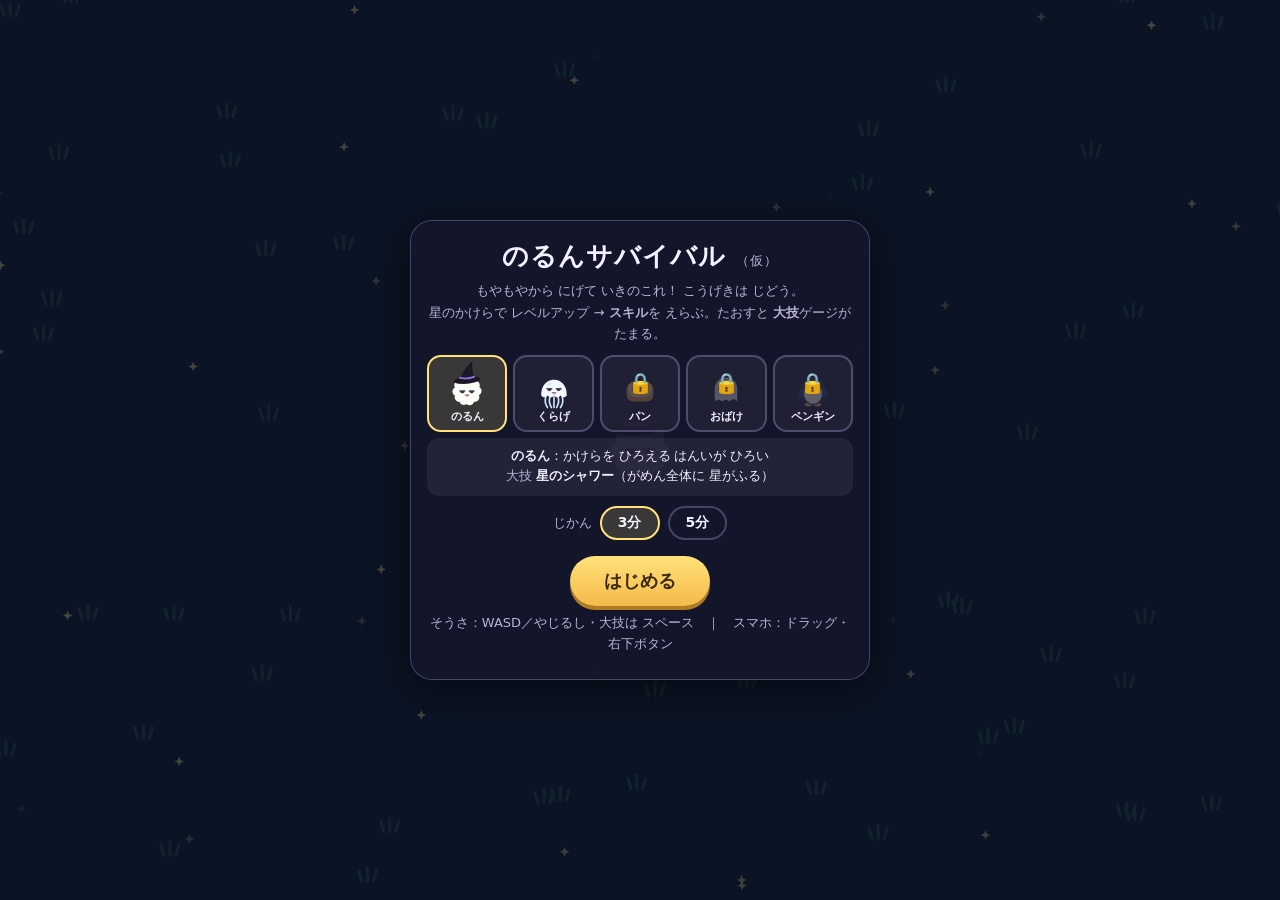
<file: survival/norun-survival-v2-index.html>
<!DOCTYPE html>
<html lang="ja">
<head>
<meta charset="utf-8">
<meta name="viewport" content="width=device-width,initial-scale=1,viewport-fit=cover,user-scalable=no">
<meta name="theme-color" content="#0e1a2b">
<title>のるんサバイバル（仮）</title>
<style>
:root{
  --ink:#f4f1ff; --sub:#b9b4d6; --panel:rgba(20,22,44,.9); --line:rgba(200,190,255,.28);
  --star:#ffe27a; --pink:#ff8fa8; --violet:#8f74e0;
  --font:"Hiragino Maru Gothic ProN","Zen Maru Gothic","Kosugi Maru","Yu Gothic UI","Meiryo",system-ui,sans-serif;
}
*{box-sizing:border-box;-webkit-tap-highlight-color:transparent}
html,body{margin:0;height:100%;background:#0e1a2b;color:var(--ink);font-family:var(--font);
  overflow:hidden;overscroll-behavior:none;touch-action:none;user-select:none;-webkit-user-select:none}
canvas#cv{position:fixed;inset:0;width:100%;height:100%;display:block;touch-action:none}
button{font-family:var(--font);color:var(--ink)}

#hud{position:fixed;left:0;right:0;top:0;padding:calc(8px + env(safe-area-inset-top)) calc(10px + env(safe-area-inset-right)) 0 calc(10px + env(safe-area-inset-left));
  pointer-events:none;display:none;max-width:720px;margin:0 auto}
#hud.on{display:block}
.row{display:flex;align-items:center;gap:8px;margin-bottom:5px}
#hpbar{flex:1;height:18px;border-radius:9px;background:rgba(10,10,25,.7);border:1px solid var(--line);position:relative;overflow:hidden}
#hpfill{position:absolute;inset:0;width:100%;background:linear-gradient(#ffa9bb,#f0668a);border-radius:9px;transition:width .12s}
#hptxt{position:absolute;inset:0;font-size:11px;line-height:17px;text-align:center;font-weight:700;text-shadow:0 1px 2px rgba(0,0,0,.6)}
#time{font-size:22px;font-weight:800;min-width:64px;text-align:center;font-variant-numeric:tabular-nums;text-shadow:0 2px 4px rgba(0,0,0,.6)}
#lv,#kills{font-size:13px;font-weight:700;min-width:44px;text-shadow:0 1px 3px rgba(0,0,0,.7);font-variant-numeric:tabular-nums}
#kills{text-align:right;min-width:60px}
#xpbar{flex:1;height:8px;border-radius:4px;background:rgba(10,10,25,.7);border:1px solid var(--line);overflow:hidden}
#xpfill{display:block;height:100%;width:0;background:linear-gradient(90deg,#ffe27a,#9fe8ff)}
#skills{font-size:13px;font-weight:700;text-shadow:0 1px 3px rgba(0,0,0,.8);letter-spacing:.02em;line-height:1.5}
.hbtn{pointer-events:auto;width:36px;height:36px;border-radius:50%;border:1px solid var(--line);background:rgba(10,10,25,.6);font-weight:700;font-size:15px;padding:0}
#btnUlt{position:fixed;right:calc(16px + env(safe-area-inset-right));bottom:calc(26px + env(safe-area-inset-bottom));
  width:84px;height:84px;border-radius:50%;border:0;padding:0;display:none;
  background:conic-gradient(var(--star) calc(var(--g,0)*1%),rgba(10,10,25,.75) 0);opacity:.75}
#btnUlt.on{display:block}
#btnUlt span{position:absolute;inset:6px;border-radius:50%;background:#1b1d3a;display:flex;align-items:center;justify-content:center;
  font-weight:800;font-size:17px;color:var(--sub)}
#btnUlt.ready{opacity:1;animation:pulse .8s ease-in-out infinite alternate;box-shadow:0 0 22px var(--star)}
#btnUlt.ready span{background:linear-gradient(#ffe27a,#f5b94a);color:#3a2a10}
@keyframes pulse{from{transform:scale(1)}to{transform:scale(1.09)}}
#banner{position:fixed;left:0;right:0;top:22%;text-align:center;font-size:22px;font-weight:800;pointer-events:none;opacity:0;
  text-shadow:0 2px 8px #000,0 0 18px var(--violet)}
#banner.go{animation:ban 2.2s ease-out}
@keyframes ban{0%{opacity:0;transform:scale(.8)}12%{opacity:1;transform:scale(1.05)}80%{opacity:1}100%{opacity:0}}

.ov{position:fixed;inset:0;display:none;align-items:center;justify-content:center;flex-direction:column;
  padding:12px;background:rgba(8,10,24,.62);text-align:center}
.ov.on{display:flex}
.panel{background:var(--panel);border:1px solid var(--line);border-radius:22px;padding:18px 16px;max-width:460px;width:100%;
  max-height:100%;overflow-y:auto;touch-action:pan-y;box-shadow:0 10px 40px rgba(0,0,0,.5)}
h1{margin:0 0 2px;font-size:26px;letter-spacing:.04em}
h1 small{font-size:13px;color:var(--sub);font-weight:400}
h2{margin:0 0 10px;font-size:23px}
p{margin:6px 0;color:var(--sub);font-size:13px;line-height:1.65}
.big{display:inline-block;margin-top:10px;padding:13px 34px;border-radius:999px;border:0;
  background:linear-gradient(#ffe27a,#f5b94a);color:#3a2a10;font-weight:800;font-size:18px;box-shadow:0 4px 0 #b07a1f}
.big:active{transform:translateY(3px);box-shadow:0 1px 0 #b07a1f}
.ghost{display:inline-block;margin:10px 0 0 8px;padding:11px 18px;border-radius:999px;border:1px solid var(--line);
  background:transparent;font-weight:700;font-size:14px}
.best{font-size:13px;color:var(--star)}
#forms{display:flex;gap:6px;justify-content:center;margin:10px 0 6px}
.fbtn{flex:1;min-width:0;padding:4px 0 6px;border-radius:14px;border:2px solid var(--line);background:rgba(255,255,255,.05);
  font-size:11px;font-weight:700;position:relative}
.fbtn canvas{width:48px;height:48px;display:block;margin:0 auto}
.fbtn.sel{border-color:var(--star);background:rgba(255,226,122,.16)}
.fbtn.lock canvas{opacity:.28}
.fbtn.lock::after{content:"🔒";position:absolute;left:0;right:0;top:14px;font-size:20px}
#formInfo{min-height:58px;font-size:12.5px;line-height:1.6;color:var(--ink);background:rgba(255,255,255,.06);border-radius:12px;padding:8px 10px}
#formInfo i{font-style:normal;color:var(--sub)}
#limits{display:flex;gap:8px;justify-content:center;align-items:center;margin-top:10px;font-size:13px;color:var(--sub)}
.lbtn{padding:6px 16px;border-radius:999px;border:2px solid var(--line);background:transparent;font-weight:800;font-size:14px}
.lbtn.sel{border-color:var(--star);background:rgba(255,226,122,.16)}
table.st{margin:6px auto;border-collapse:collapse;font-size:16px}
table.st td{padding:3px 12px;text-align:left}
table.st td:last-child{text-align:right;font-weight:800;font-variant-numeric:tabular-nums}
.new{color:var(--star);font-size:12px;margin-left:6px}
#unlockMsg{color:var(--star);font-weight:800;font-size:14px}

#levelup h2{text-shadow:0 2px 8px #000}
#cards{display:flex;gap:10px;justify-content:center;width:100%;max-width:560px}
.card{flex:1;min-width:0;display:flex;flex-direction:column;align-items:center;gap:5px;padding:10px 8px 12px;
  border-radius:18px;border:2px solid var(--line);background:var(--panel)}
.card.newsk{border-color:var(--star);background:linear-gradient(rgba(70,52,120,.95),rgba(24,24,50,.95))}
.card:active{transform:scale(.97)}
.card em{font-style:normal;font-size:10px;padding:2px 8px;border-radius:99px;background:rgba(255,255,255,.12);color:var(--sub)}
.card.newsk em{background:var(--star);color:#3a2a10;font-weight:800}
.card .ic{font-size:40px;line-height:1.25}
.card b{font-size:15px}
.card span.d{font-size:11.5px;line-height:1.5;color:var(--sub)}
@media (max-width:420px){ .card b{font-size:13.5px} .card span.d{font-size:10.5px} h1{font-size:23px} }
</style>
</head>
<body>
<canvas id="cv"></canvas>

<div id="hud">
  <div class="row">
    <div id="hpbar"><i id="hpfill"></i><span id="hptxt"></span></div>
    <div id="time">3:00</div>
    <button class="hbtn" id="btnSnd" aria-label="おと">♪</button>
    <button class="hbtn" id="btnPause" aria-label="ポーズ">Ⅱ</button>
  </div>
  <div class="row">
    <span id="lv">Lv 1</span>
    <div id="xpbar"><i id="xpfill"></i></div>
    <span id="kills">0 たおした</span>
  </div>
  <div id="skills"></div>
</div>
<button id="btnUlt" aria-label="大技"><span>大技</span></button>
<div id="banner"></div>

<div class="ov on" id="title">
  <div class="panel">
    <h1>のるんサバイバル <small>（仮）</small></h1>
    <p>もやもやから にげて いきのこれ！ こうげきは じどう。<br>星のかけらで レベルアップ → <b>スキル</b>を えらぶ。たおすと <b>大技</b>ゲージが たまる。</p>
    <div id="forms"></div>
    <div id="formInfo"></div>
    <div id="limits">じかん <button class="lbtn" data-l="180">3分</button><button class="lbtn" data-l="300">5分</button></div>
    <p class="best" id="bestTitle"></p>
    <button class="big" id="btnStart">はじめる</button>
    <p>そうさ：WASD／やじるし・大技は スペース　｜　スマホ：ドラッグ・右下ボタン</p>
  </div>
</div>

<div class="ov" id="levelup">
  <h2>レベルアップ！ スキルを えらぼう</h2>
  <div id="cards"></div>
</div>

<div class="ov" id="pause">
  <div class="panel">
    <h2>ひとやすみ</h2>
    <button class="big" id="btnResume">つづける</button>
    <button class="ghost" id="btnQuit">タイトルへ</button>
  </div>
</div>

<div class="ov" id="end">
  <div class="panel">
    <h2 id="endTitle"></h2>
    <p id="endMsg"></p>
    <table class="st">
      <tr><td>いきのこった時間</td><td id="eTime"></td></tr>
      <tr><td>たおした数</td><td id="eKills"></td></tr>
      <tr><td>レベル</td><td id="eLv"></td></tr>
    </table>
    <p id="unlockMsg"></p>
    <p class="best" id="bestEnd"></p>
    <button class="big" id="btnRetry">もう一度</button>
    <button class="ghost" id="btnToTitle">タイトルへ</button>
  </div>
</div>

<script>
/* ============================================================
   のるんサバイバル（仮） v2
   単体HTML + Canvas / 外部ライブラリなし
   ------------------------------------------------------------
   調整は下の CFG / FORMS / SKILLS / ETYPES。
   絵の差し替えは SPRITES に画像パス。
   テスト用：URLの末尾に ?unlock=1 を付けると全へんしんが一時的に使える（保存はされない）。
   ============================================================ */
(() => {
'use strict';

/* ---------- 調整つまみ ---------- */
const CFG = {
  LIMITS: [180, 300],       // タイトルで選べる制限時間（秒）。ここに 600 などを足せば選択肢が増える
  DEFAULT_LIMIT: 180,
  WORLD: 3200,
  BOSS_AT: [0.5, 0.8],      // おおもや出現（制限時間に対する割合）
  PLAYER_HP: 100,
  MAX_ENEMIES: 240,
  SPAWN_INTERVAL: [1.2, 0.42],
  SPAWN_EXTRA: 2.2,
  ENEMY_HP_GROWTH: 1.5,     // 終了時の敵HP = 開始時 ×(1+これ)
  HEART_RATE: 0.03,
  ULT_NEED: 60,             // 大技に必要な討伐数（おおもやは10体ぶん）
  ULT_STEP: 15,             // 大技を使うたびに必要数がこれだけ増える
  SKILL_MAX: 5,
  SAVE_KEY: 'norun-survival-v2',
};

const SPRITES = { normal:null, kurage:null, pan:null, obake:null, penguin:null };

/* へんしん：speed=移動倍率 / grip=小さいほど慣性・滑り / aff=最初のレベルアップで必ず出るスキル */
const FORMS = {
  normal:  {name:'のるん',   speed:1.00, grip:14,  aff:null,      perk:'かけらを ひろえる はんいが ひろい',        ult:'星のシャワー',        ultDesc:'がめん全体に 星がふる'},
  kurage:  {name:'くらげ',   speed:1.05, grip:2.4, aff:'thunder', perk:'かみなりの 感電が ひろく・ながい',        ult:'大ほうでん',          ultDesc:'まわり全部を しびれさせる'},
  pan:     {name:'パン',     speed:1.35, grip:1.9, aff:'move',    perk:'はやく うごくほど こうげきが つよい',      ult:'きょだいパンとっしん', ultDesc:'大きくなって むてきで体当たり'},
  obake:   {name:'おばけ',   speed:1.05, grip:10,  aff:'poison',  perk:'どくが つよく・ながい。あぶない時 すりぬけ', ult:'すりぬけ どくぎり',   ultDesc:'しばらく完全すりぬけ＋全体に どく'},
  penguin: {name:'ペンギン', speed:0.80, grip:10,  aff:'halo',    perk:'HPが たかい。ビームの輪が ふとい',         ult:'ブリザード',          ultDesc:'がめん全体を こおらせる'},
};
const PERK = { normalMagnet:1.8, kurageChain:1.6, kurageStun:2.0, panPerSpeed:0.6, panCap:1.5,
               obakePoison:1.7, obakePoisonDur:6, obakePhase:2.0, obakeCd:7.0, penguinHp:60, penguinHalo:1.8 };

/* 解放条件 */
const UNLOCK = {
  normal:  {ok:()=>true},
  kurage:  {ok:()=>true},
  pan:     {ok:s=>!!s.anyClear,              how:()=>'どれかの姿で 1回クリア'},
  obake:   {ok:s=>s.totalKills>=500,         how:s=>'もやもやを 合計500体たおす（いま '+s.totalKills+'体）'},
  penguin: {ok:s=>(s.clears.kurage||0)>=1,   how:()=>'くらげで 1回クリア'},
};

/* スキル：同じものを重ねて取るとレベルアップ（最大 SKILL_MAX）。数値は skill*() 関数内 */
const SKILLS = {
  shot:    {icon:'⭐', name:'星弾',       desc:'近い敵に 星をうつ',              up:'ダメージ↑ Lv2・4で弾+1'},
  orbit:   {icon:'🪐', name:'まわる星',   desc:'まわりを 星が ぐるぐる',          up:'星の数とダメージ↑'},
  halo:    {icon:'⭕', name:'ビームの輪', desc:'輪っかに ふれた敵に ダメージ',    up:'輪が太く・つよく'},
  homing:  {icon:'🎯', name:'おいかけ弾', desc:'敵を おいかける弾',               up:'弾の数とダメージ↑'},
  fire:    {icon:'🔥', name:'ほのお',     desc:'地面がもえて 敵を やけどに',      up:'炎が広く・つよく'},
  thunder: {icon:'⚡', name:'かみなり',   desc:'敵から敵へ つたわり しびれさせる', up:'つたわる数とダメージ↑'},
  poison:  {icon:'🍄', name:'どく',       desc:'弾があたると じわじわダメージ',   up:'どくが つよく'},
  ice:     {icon:'❄️', name:'こおり',     desc:'つらぬく氷。敵が おそくなる',     up:'貫通↑ Lv3から こおる'},
  water:   {icon:'🌊', name:'なみ',       desc:'波で 敵を おしながす',            up:'波が大きく・つよく'},
  herb:    {icon:'🌿', name:'やくそう',   desc:'近くに草がはえる。ふれると回復',  up:'はえるのが早く 回復↑'},
  rate:    {icon:'⏩', name:'れんしゃ',   desc:'ぜんぶのスキルが 10%はやく',      boost:true, on:g=>{g.st.cd*=0.9;}},
  bspd:    {icon:'💫', name:'だんそく',   desc:'弾の速さ +20%',                   boost:true, max:3, on:g=>{g.st.bspd*=1.2;}},
  move:    {icon:'👟', name:'あしのはやさ', desc:'移動 +8%',                      boost:true, on:g=>{g.st.move*=1.08;}},
  power:   {icon:'💥', name:'こうげきアップ', desc:'ぜんぶのダメージ +15%',       boost:true, on:g=>{g.st.power*=1.15;}},
  hp:      {icon:'💗', name:'げんき',     desc:'最大HP +20、30回復',              boost:true, on:g=>{g.p.maxHp+=20; heal(30);}},
};
const SNACK = {icon:'🍪', name:'おやつ', desc:'HPを 50 回復'};
const skMax = id => SKILLS[id].max||CFG.SKILL_MAX;

const ETYPES = {
  moya:  {r:15, hp:18,  spd:58,  dmg:8,  xp:1},
  chibi: {r:10, hp:8,   spd:112, dmg:5,  xp:1},
  deka:  {r:26, hp:80,  spd:38,  dmg:14, xp:4},
  boss:  {r:58, hp:900, spd:46,  dmg:22, xp:0, boss:true},   // HPは制限時間に比例（5分基準）
};

/* ---------- 小道具 ---------- */
const TAU = Math.PI*2;
const $ = id => document.getElementById(id);
const clamp = (v,a,b) => v<a?a:v>b?b:v;
const lerp = (a,b,t) => a+(b-a)*t;
const rand = (a,b) => a+Math.random()*(b-a);
const pick = arr => arr[(Math.random()*arr.length)|0];
function shuffle(a){ for(let i=a.length-1;i>0;i--){ const j=(Math.random()*(i+1))|0; [a[i],a[j]]=[a[j],a[i]]; } return a; }
const fmtTime = s => { s=Math.max(0,Math.floor(s)); return ((s/60)|0)+':'+String(s%60).padStart(2,'0'); };
function compact(arr,keep){ let j=0; for(let i=0;i<arr.length;i++){ if(keep(arr[i])) arr[j++]=arr[i]; } arr.length=j; }

/* ---------- 保存 ---------- */
function loadSave(){
  let s=null;
  try{ s=JSON.parse(localStorage.getItem(CFG.SAVE_KEY)); }catch(e){}
  if(!s||typeof s!=='object'){
    s={};
    try{ const o=JSON.parse(localStorage.getItem('norun-survival-v1')); if(o){ if(o.clear) s.anyClear=true; s.mute=!!o.mute; } }catch(e){}  // v1の記録を引き継ぎ
  }
  s.best=s.best||{}; s.clears=s.clears||{}; s.totalKills=s.totalKills||0;
  if(!FORMS[s.form]) s.form='normal';
  if(!CFG.LIMITS.includes(s.limit)) s.limit=CFG.DEFAULT_LIMIT;
  return s;
}
function persist(){ try{ localStorage.setItem(CFG.SAVE_KEY, JSON.stringify(save)); }catch(e){} }
let save = loadSave();
const UNLOCK_ALL = /[?&]unlock=1/.test((window.location&&window.location.search)||'');
const isOpen = f => UNLOCK_ALL || UNLOCK[f].ok(save);
if(!isOpen(save.form)) save.form='normal';

/* ---------- 効果音（仮：WebAudio合成音） ---------- */
let AC=null, muted=!!save.mute;
function initAudio(){
  if(AC){ if(AC.state==='suspended') AC.resume(); return; }
  try{ AC=new (window.AudioContext||window.webkitAudioContext)(); }catch(e){ AC=null; }
}
function tone(freq,dur,type,vol,slide,delay){
  if(!AC||muted) return;
  try{
    const t=AC.currentTime+(delay||0), o=AC.createOscillator(), g=AC.createGain();
    o.type=type||'sine'; o.frequency.setValueAtTime(freq,t);
    if(slide) o.frequency.exponentialRampToValueAtTime(Math.max(40,freq+slide),t+dur);
    g.gain.setValueAtTime(vol||0.06,t); g.gain.exponentialRampToValueAtTime(0.0001,t+dur);
    o.connect(g); g.connect(AC.destination); o.start(t); o.stop(t+dur+0.02);
  }catch(e){}
}
const lastSfx={};
function gate(k,ms){ const n=performance.now(); if(n-(lastSfx[k]||0)<ms) return false; lastSfx[k]=n; return true; }
const SFX = {
  shoot(){ if(gate('s',90)) tone(820,0.05,'triangle',0.018,260); },
  zap(){ tone(1400,0.12,'sawtooth',0.03,-900); },
  fire(){ tone(220,0.25,'sawtooth',0.03,200); },
  wave(){ tone(240,0.35,'sine',0.05,-120); },
  kill(){ if(gate('k',40)) tone(260,0.08,'square',0.018,-140); },
  pick(){ if(gate('p',50)) tone(1250,0.06,'sine',0.03,400); },
  hurt(){ tone(170,0.2,'sawtooth',0.06,-90); },
  heal(){ tone(660,0.1,'sine',0.05); tone(990,0.14,'sine',0.05,0,0.09); },
  level(){ [523,659,784,1047].forEach((f,i)=>tone(f,0.13,'triangle',0.06,0,i*0.07)); },
  phase(){ tone(900,0.3,'sine',0.05,-500); },
  boss(){ tone(110,0.6,'sawtooth',0.07,-40); },
  ready(){ tone(880,0.1,'triangle',0.05); tone(1320,0.16,'triangle',0.05,0,0.1); },
  ult(){ tone(200,0.7,'sawtooth',0.07,1400); [784,988,1175,1568].forEach((f,i)=>tone(f,0.2,'triangle',0.06,0,0.15+i*0.08)); },
  clear(){ [523,659,784,1047,1319].forEach((f,i)=>tone(f,0.22,'triangle',0.07,0,i*0.12)); },
  over(){ [392,330,262,196].forEach((f,i)=>tone(f,0.25,'triangle',0.06,0,i*0.16)); },
};

/* ---------- 画面 ---------- */
const cv=$('cv'), ctx=cv.getContext('2d');
let VW=800, VH=600, SC=1, DPR=1;
function resize(){
  DPR=Math.min(window.devicePixelRatio||1,2);
  const w=window.innerWidth, h=window.innerHeight;
  SC=clamp(Math.min(w,h)/520,0.7,1.5);
  VW=w/SC; VH=h/SC;
  cv.width=Math.round(w*DPR); cv.height=Math.round(h*DPR);
}
window.addEventListener('resize',resize);

/* ---------- 入力 ---------- */
const keys={};
const stick={on:false,id:-1,ox:0,oy:0,x:0,y:0};
const dbg={x:0,y:0};
window.addEventListener('keydown',e=>{
  const k=e.key.toLowerCase();
  if(['arrowup','arrowdown','arrowleft','arrowright',' '].includes(k)) e.preventDefault();
  keys[k]=true;
  if(e.repeat) return;
  if(state==='levelup' && ['1','2','3'].includes(k)) pickCard(+k-1);
  else if(state==='play' && (k===' '||k==='e')) useUlt();
  else if((k==='p'||k==='escape') && state==='play') pause();
  else if((k==='p'||k==='escape') && state==='pause') resume();
  else if(k==='enter' && (state==='title'||state==='end')) start();
});
window.addEventListener('keyup',e=>{ keys[e.key.toLowerCase()]=false; });
window.addEventListener('blur',()=>{ for(const k in keys) keys[k]=false; });
cv.addEventListener('pointerdown',e=>{
  if(state!=='play'||stick.on) return;
  stick.on=true; stick.id=e.pointerId; stick.ox=e.clientX; stick.oy=e.clientY; stick.x=0; stick.y=0;
  try{ cv.setPointerCapture(e.pointerId); }catch(_){}
});
cv.addEventListener('pointermove',e=>{
  if(!stick.on||e.pointerId!==stick.id) return;
  let dx=(e.clientX-stick.ox)/46, dy=(e.clientY-stick.oy)/46;
  const m=Math.hypot(dx,dy); if(m>1){ dx/=m; dy/=m; }
  stick.x=dx; stick.y=dy;
});
function stickEnd(e){ if(e&&e.pointerId!==stick.id) return; stick.on=false; stick.x=stick.y=0; }
cv.addEventListener('pointerup',stickEnd);
cv.addEventListener('pointercancel',stickEnd);
cv.addEventListener('contextmenu',e=>e.preventDefault());
function getInput(){
  let x=0,y=0;
  if(keys['a']||keys['arrowleft']) x-=1;
  if(keys['d']||keys['arrowright']) x+=1;
  if(keys['w']||keys['arrowup']) y-=1;
  if(keys['s']||keys['arrowdown']) y+=1;
  if(x||y){ const m=Math.hypot(x,y); return {x:x/m,y:y/m}; }
  if(stick.on){ const m=Math.hypot(stick.x,stick.y); if(m>0.12) return {x:stick.x,y:stick.y}; }
  if(dbg.x||dbg.y) return {x:dbg.x,y:dbg.y};
  return {x:0,y:0};
}

/* ---------- ゲーム状態 ---------- */
let state='title';   // title | play | levelup | pause | end
let G=null, animT=0, cards=[], cardsReadyAt=0;
const xpNeed = l => Math.floor(4+l*3+l*l*0.15);

function newGame(form,limit){
  const c=CFG.WORLD/2;
  G={
    form, limit, t:0, kills:0, level:1, xp:0, need:xpNeed(1), pending:0, ult:0, ultNeed:CFG.ULT_NEED, banked:false,
    p:{x:c,y:c,vx:0,vy:0,hp:0,maxHp:CFG.PLAYER_HP+(form==='penguin'?PERK.penguinHp:0),form,inv:0,phase:0,phaseCd:0,giant:0,dir:1,r:16},
    st:{power:1,cd:1,bspd:1,move:185,magnet:72*(form==='normal'?PERK.normalMagnet:1)},
    sk:{shot:1},
    tm:{shot:0.4,homing:0.6,ice:0.8,fire:1,thunder:1.2,water:1.4,halo:0.3,herb:4},
    orbA:0, haloPulse:0,
    enemies:[],bullets:[],gems:[],fx:[],zones:[],bolts:[],falls:[],
    spawnT:0.5,bossIdx:0,shake:0,flash:null,
  };
  G.p.hp=G.p.maxHp;
}
function heal(n){ const p=G.p; p.hp=Math.min(p.maxHp,p.hp+n); }
const prog = () => G.t/G.limit;
function power(){   // 全ダメージ倍率（パンは速いほど強い）
  const p=G.p; let m=G.st.power;
  if(p.form==='pan') m*=1+Math.min(PERK.panCap,Math.hypot(p.vx,p.vy)/220*PERK.panPerSpeed);
  return m;
}
function onScreen(e,m){ const p=G.p; return Math.abs(e.x-p.x)<VW/2+(m||60) && Math.abs(e.y-p.y)<VH/2+(m||60); }

/* ---------- 敵 ---------- */
function addEnemy(type){
  const T=ETYPES[type], p=G.p;
  const a=rand(0,TAU), d=Math.hypot(VW,VH)/2+50+(T.boss?40:0);
  const hp=T.boss ? T.hp*(G.bossIdx+1)*(G.limit/300) : T.hp*(1+CFG.ENEMY_HP_GROWTH*prog());
  G.enemies.push({type,boss:!!T.boss,x:p.x+Math.cos(a)*d,y:p.y+Math.sin(a)*d,r:T.r,hp,maxHp:hp,spd:T.spd,dmg:T.dmg,xp:T.xp,
    slow:0,stun:0,burn:0,burnD:0,poison:0,poisonD:0,flash:0,slamCd:0,orbCd:0,kx:0,ky:0,wob:rand(0,TAU),dead:false});
}
function spawn(dt){
  const pr=prog();
  if(G.bossIdx<CFG.BOSS_AT.length && pr>=CFG.BOSS_AT[G.bossIdx]){ addEnemy('boss'); G.bossIdx++; banner('おおもや が あらわれた！'); SFX.boss(); }
  G.spawnT-=dt;
  if(G.spawnT<=0){
    G.spawnT=lerp(CFG.SPAWN_INTERVAL[0],CFG.SPAWN_INTERVAL[1],pr);
    const n=1+Math.floor(pr*CFG.SPAWN_EXTRA+Math.random());
    for(let i=0;i<n&&G.enemies.length<CFG.MAX_ENEMIES;i++){
      const r=Math.random(); let type='moya';
      if(pr>0.1 && r<0.2+pr*0.12) type='chibi';
      else if(pr>0.25 && r>0.9-pr*0.1) type='deka';
      addEnemy(type);
    }
  }
}
function hurtEnemy(e,d,quiet){
  if(e.dead) return;
  e.hp-=d; if(!quiet) e.flash=0.08;
  if(e.hp<=0){ e.dead=true; onKill(e); }
}
function applyPoison(e){
  const L=G.sk.poison; if(!L||e.dead) return;
  const ob=G.p.form==='obake';
  e.poison=ob?PERK.obakePoisonDur:4;
  e.poisonD=Math.max(e.poisonD,(4+3*L)*(ob?PERK.obakePoison:1)*power());
}
function onKill(e){
  G.kills++; SFX.kill();
  const before=G.ult;
  G.ult=Math.min(G.ultNeed,G.ult+(e.boss?10:1));
  if(before<G.ultNeed && G.ult>=G.ultNeed) SFX.ready();
  puff(e.x,e.y,e.boss?30:6,'#6b4f9c');
  if(e.boss){
    for(let i=0;i<24;i++){ const a=rand(0,TAU), d=rand(10,90); addGem(e.x+Math.cos(a)*d,e.y+Math.sin(a)*d,2); }
    G.gems.push({x:e.x,y:e.y,v:0,heart:true,spd:0,ph:0}); G.shake=0.4;
  }else{
    addGem(e.x,e.y,e.xp);
    if(Math.random()<CFG.HEART_RATE) G.gems.push({x:e.x+10,y:e.y,v:0,heart:true,spd:0,ph:0});
  }
}
function addGem(x,y,v){
  if(G.gems.length>=380){ const i=G.gems.findIndex(g=>!g.heart&&!g.herb); if(i>=0){ v+=G.gems[i].v; G.gems.splice(i,1); } }
  G.gems.push({x,y,v,spd:0,ph:rand(0,TAU)});
}
function nearestTo(x,y,maxD,skip){
  let bestE=null, bd=maxD*maxD;
  for(const e of G.enemies){ if(e.dead||(skip&&skip.includes(e))) continue; const dx=e.x-x, dy=e.y-y, d=dx*dx+dy*dy-e.r*e.r; if(d<bd){ bd=d; bestE=e; } }
  return bestE;
}

/* ---------- スキル ---------- */
function bullet(o){ G.bullets.push(Object.assign({r:6,pierce:0,life:1.5,hit:[],rot:rand(0,TAU),kb:60},o)); }
function skillShot(L){
  const p=G.p, tgt=nearestTo(p.x,p.y,560); if(!tgt) return false;
  const a=Math.atan2(tgt.y-p.y,tgt.x-p.x), n=1+(L>=2)+(L>=4), spd=420*G.st.bspd, dmg=(10+3*(L-1))*power();
  for(let i=0;i<n;i++){ const g=a+(i-(n-1)/2)*0.17; bullet({kind:'star',x:p.x,y:p.y,vx:Math.cos(g)*spd,vy:Math.sin(g)*spd,dmg,pierce:L>=5?1:0}); }
  SFX.shoot(); return true;
}
function skillHoming(L){
  const p=G.p; if(!nearestTo(p.x,p.y,520)) return false;
  const n=1+Math.floor(L/2), spd=290*G.st.bspd;
  for(let i=0;i<n;i++){ const a=rand(0,TAU); bullet({kind:'homing',x:p.x,y:p.y,vx:Math.cos(a)*spd,vy:Math.sin(a)*spd,spd,dmg:(14+4*L)*power(),life:2.6,r:7}); }
  SFX.shoot(); return true;
}
function skillIce(L){
  const p=G.p, tgt=nearestTo(p.x,p.y,480); if(!tgt) return false;
  const a=Math.atan2(tgt.y-p.y,tgt.x-p.x), spd=380*G.st.bspd;
  bullet({kind:'ice',x:p.x,y:p.y,vx:Math.cos(a)*spd,vy:Math.sin(a)*spd,dmg:(8+3*L)*power(),pierce:2+L,r:8,freeze:L>=3?0.4+0.15*(L-3):0});
  SFX.shoot(); return true;
}
function skillFire(L){
  const p=G.p, tgt=nearestTo(p.x,p.y,430); if(!tgt) return false;
  G.zones.push({x:tgt.x,y:tgt.y,r:46+8*L,life:3,max:3,dps:(8+4*L)*power()});
  puff(tgt.x,tgt.y,8,'#ff9a4a'); SFX.fire(); return true;
}
function skillThunder(L){
  const p=G.p, kur=p.form==='kurage';
  const near=G.enemies.filter(e=>!e.dead&&Math.hypot(e.x-p.x,e.y-p.y)<380); if(!near.length) return false;
  const chainR=110*(kur?PERK.kurageChain:1), stun=(0.5+0.1*L)*(kur?PERK.kurageStun:1), dmg=(16+6*L)*power();
  const hit=[]; let cur=pick(near); const pts=[[p.x,p.y]];
  for(let i=0;i<2+L&&cur;i++){
    hit.push(cur); pts.push([cur.x,cur.y]);
    cur.stun=Math.max(cur.stun,cur.boss?stun*0.4:stun); hurtEnemy(cur,dmg);
    cur=nearestTo(pts[pts.length-1][0],pts[pts.length-1][1],chainR,hit);
  }
  addBolt(pts); SFX.zap(); return true;
}
function skillWater(L){
  const p=G.p, tgt=nearestTo(p.x,p.y,460); if(!tgt) return false;
  const a=Math.atan2(tgt.y-p.y,tgt.x-p.x);
  bullet({kind:'wave',x:p.x,y:p.y,vx:Math.cos(a)*300,vy:Math.sin(a)*300,dmg:(6+3*L)*power(),pierce:999,life:0.95,r:34+4*L,kb:520+60*L});
  SFX.wave(); return true;
}
function haloGeom(){ const L=G.sk.halo; return {R:100, w:(14+3*L)*(G.p.form==='penguin'?PERK.penguinHalo:1)}; }
function haloTick(){
  const p=G.p, L=G.sk.halo, {R,w}=haloGeom(), dmg=(5+3*L)*power();
  for(const e of G.enemies){ const d=Math.hypot(e.x-p.x,e.y-p.y); if(Math.abs(d-R)<w/2+e.r) hurtEnemy(e,dmg); }
  G.haloPulse=0.2;
}
function orbitGeom(){ const L=G.sk.orbit; return {n:1+L, R:66+4*L}; }
function orbitUpdate(dt){
  const p=G.p, L=G.sk.orbit, {n,R}=orbitGeom(), dmg=(8+3*L)*power();
  G.orbA+=2.6*dt;
  for(let k=0;k<n;k++){
    const a=G.orbA+k*TAU/n, ox=p.x+Math.cos(a)*R, oy=p.y+Math.sin(a)*R;
    for(const e of G.enemies){
      if(e.orbCd>0||e.dead) continue;
      const dx=e.x-ox, dy=e.y-oy, rr=e.r+10;
      if(dx*dx+dy*dy<rr*rr){ e.orbCd=0.5; hurtEnemy(e,dmg); applyPoison(e); if(!e.boss){ e.kx+=Math.cos(a)*120; e.ky+=Math.sin(a)*120; } }
    }
  }
}
function sprout(){
  let n=0; for(const g of G.gems) if(g.herb) n++;
  if(n>=4) return;
  const p=G.p, a=rand(0,TAU), d=rand(70,170);
  G.gems.push({herb:true,heal:10+3*G.sk.herb,life:25,spd:0,ph:rand(0,TAU),
    x:clamp(p.x+Math.cos(a)*d,50,CFG.WORLD-50),y:clamp(p.y+Math.sin(a)*d,50,CFG.WORLD-50)});
}
function updateSkills(dt){
  const sk=G.sk, tm=G.tm, cd=G.st.cd;
  const run=(id,base,fn)=>{ if(!sk[id]) return; tm[id]-=dt; if(tm[id]<=0) tm[id]=fn(sk[id])?base*cd:0.15; };
  run('shot',0.6,skillShot);
  run('homing',1.7,skillHoming);
  run('ice',1.8,skillIce);
  run('fire',3.2,skillFire);
  run('thunder',2.4,skillThunder);
  run('water',4.0,skillWater);
  if(sk.halo){ tm.halo-=dt; if(tm.halo<=0){ tm.halo=0.45*cd; haloTick(); } }
  if(sk.orbit) orbitUpdate(dt);
  if(sk.herb){ tm.herb-=dt; if(tm.herb<=0){ tm.herb=17-2*sk.herb; sprout(); } }
  if(G.haloPulse>0) G.haloPulse-=dt;
}
function addBolt(pts){
  const out=[pts[0]];
  for(let i=1;i<pts.length;i++){
    const a=pts[i-1], b=pts[i];
    for(const t of [0.33,0.66]) out.push([lerp(a[0],b[0],t)+rand(-14,14),lerp(a[1],b[1],t)+rand(-14,14)]);
    out.push(b);
  }
  G.bolts.push({pts:out,life:0.22});
}

/* ---------- 大技 ---------- */
function useUlt(){
  if(state!=='play'||G.ult<G.ultNeed) return;
  G.ult=0; G.ultNeed+=CFG.ULT_STEP;
  const p=G.p, f=p.form, sc=(1+G.t/200)*G.st.power;
  banner(FORMS[f].ult+'！'); SFX.ult(); G.shake=0.3;
  if(f==='normal'){
    G.flash={c:'255,226,122',t:0.5};
    for(const e of G.enemies) if(onScreen(e)) G.falls.push({e,t:rand(0.1,1.2),dmg:160*sc});
  }else if(f==='kurage'){
    G.flash={c:'159,232,255',t:0.5}; let n=0;
    for(const e of G.enemies){
      if(Math.hypot(e.x-p.x,e.y-p.y)>440) continue;
      if(n++<14) addBolt([[p.x,p.y],[e.x,e.y]]);
      e.stun=Math.max(e.stun,e.boss?1.5:3.5); hurtEnemy(e,100*sc);
    }
  }else if(f==='pan'){
    G.flash={c:'243,207,142',t:0.4}; p.giant=4.5; puff(p.x,p.y,24,'#f3cf8e');
  }else if(f==='obake'){
    G.flash={c:'180,140,255',t:0.5}; p.phase=6;
    for(const e of G.enemies) if(onScreen(e)){ e.poison=8; e.poisonD=Math.max(e.poisonD,28*sc); puff(e.x,e.y,2,'#9be07a'); }
  }else if(f==='penguin'){
    G.flash={c:'220,245,255',t:0.6};
    for(const e of G.enemies) if(onScreen(e)){ e.stun=Math.max(e.stun,e.boss?2:4.5); e.slow=8; hurtEnemy(e,55*sc); }
  }
}

/* ---------- 更新 ---------- */
function update(dt){
  G.t+=dt;
  if(G.t>=G.limit){ endGame(true); return; }
  updatePlayer(dt);
  spawn(dt);
  updateEnemies(dt);
  if(state!=='play') return;
  updateSkills(dt);
  updateBullets(dt);
  updateZones(dt);
  updateGems(dt);
  for(const f of G.fx){ f.x+=f.vx*dt; f.y+=f.vy*dt; f.life-=dt; }
  compact(G.fx,f=>f.life>0);
  for(const b of G.bolts) b.life-=dt;
  compact(G.bolts,b=>b.life>0);
  if(G.shake>0) G.shake-=dt;
  if(G.flash){ G.flash.t-=dt; if(G.flash.t<=0) G.flash=null; }
  compact(G.enemies,e=>!e.dead);
}
function updatePlayer(dt){
  const p=G.p, f=FORMS[p.form], inp=getInput();
  const sp=G.st.move*f.speed*(p.giant>0?1.5:1), k=Math.min(1,f.grip*(p.giant>0?3:1)*dt);
  p.vx+=(inp.x*sp-p.vx)*k; p.vy+=(inp.y*sp-p.vy)*k;
  p.x+=p.vx*dt; p.y+=p.vy*dt;
  const lo=40, hi=CFG.WORLD-40;
  if(p.x<lo){p.x=lo;p.vx=0;} else if(p.x>hi){p.x=hi;p.vx=0;}
  if(p.y<lo){p.y=lo;p.vy=0;} else if(p.y>hi){p.y=hi;p.vy=0;}
  if(Math.abs(inp.x)>0.2) p.dir=inp.x>0?1:-1;
  if(p.inv>0) p.inv-=dt;
  if(p.phase>0) p.phase-=dt;
  if(p.phaseCd>0) p.phaseCd-=dt;
  if(p.giant>0){ p.giant-=dt; if(p.giant<=0) p.inv=Math.max(p.inv,0.8); }
}
function updateEnemies(dt){
  const p=G.p, es=G.enemies, giant=p.giant>0, pr=p.r*(giant?2.4:0.8);
  for(const e of es){
    if(e.dead) continue;
    if(e.flash>0) e.flash-=dt;
    if(e.slow>0) e.slow-=dt;
    if(e.slamCd>0) e.slamCd-=dt;
    if(e.orbCd>0) e.orbCd-=dt;
    if(e.burn>0){ e.burn-=dt; hurtEnemy(e,e.burnD*dt,true); }
    if(e.poison>0){ e.poison-=dt; hurtEnemy(e,e.poisonD*dt,true); if(e.poison<=0) e.poisonD=0; }
    if(e.dead) continue;
    const dx=p.x-e.x, dy=p.y-e.y, d=Math.hypot(dx,dy)||1;
    if(d>1500&&!e.boss){ const a=rand(0,TAU), r=Math.hypot(VW,VH)/2+50; e.x=p.x+Math.cos(a)*r; e.y=p.y+Math.sin(a)*r; continue; }
    if(e.stun>0) e.stun-=dt;
    else{ const s=e.spd*(e.slow>0?0.5:1)*dt; e.x+=dx/d*s; e.y+=dy/d*s; }
    if(e.kx||e.ky){ e.x+=e.kx*dt; e.y+=e.ky*dt; const dec=Math.max(0,1-6*dt); e.kx*=dec; e.ky*=dec; if(Math.abs(e.kx)+Math.abs(e.ky)<2){e.kx=0;e.ky=0;} }
    if(d<e.r+pr){
      if(giant){
        if(e.slamCd<=0){ e.slamCd=0.25; const kb=e.boss?80:420; e.kx=-dx/d*kb; e.ky=-dy/d*kb; hurtEnemy(e,80*(1+G.t/200)*power()); puff(e.x,e.y,3,'#f6d9a0'); }
      }else if(p.phase<=0 && p.inv<=0){
        if(p.form==='obake'&&p.phaseCd<=0){ p.phase=PERK.obakePhase; p.phaseCd=PERK.obakeCd; SFX.phase(); }
        else{
          p.hp-=e.dmg; p.inv=0.7; G.shake=0.18; SFX.hurt(); puff(p.x,p.y,5,'#ff8fa8');
          if(p.hp<=0){ p.hp=0; endGame(false); return; }
        }
      }
    }
  }
  const n=es.length;
  for(let i=0;i<n;i++){
    const a=es[i];
    for(let j=i+1;j<n;j++){
      const b=es[j], dx=b.x-a.x, rr=a.r+b.r;
      if(dx>rr||dx<-rr) continue;
      const dy=b.y-a.y; if(dy>rr||dy<-rr) continue;
      const d2=dx*dx+dy*dy; if(d2>=rr*rr||d2===0) continue;
      const d=Math.sqrt(d2), push=(rr-d)*0.25, ux=dx/d, uy=dy/d, wa=a.boss?0:1, wb=b.boss?0:1;
      a.x-=ux*push*wa; a.y-=uy*push*wa; b.x+=ux*push*wb; b.y+=uy*push*wb;
    }
  }
  // 星のシャワー
  for(const f of G.falls){ f.t-=dt; if(f.t<=0&&!f.e.dead){ hurtEnemy(f.e,f.dmg); puff(f.e.x,f.e.y,5,'#ffe27a'); } }
  compact(G.falls,f=>f.t>0&&!f.e.dead);
  compact(es,e=>!e.dead);
}
function updateBullets(dt){
  const bs=G.bullets, es=G.enemies;
  for(const b of bs){
    if(b.kind==='homing'){
      if(!b.tg||b.tg.dead) b.tg=nearestTo(b.x,b.y,520);
      if(b.tg){
        const want=Math.atan2(b.tg.y-b.y,b.tg.x-b.x), cur=Math.atan2(b.vy,b.vx);
        let df=want-cur; while(df>Math.PI) df-=TAU; while(df<-Math.PI) df+=TAU;
        const a=cur+clamp(df,-7*dt,7*dt); b.vx=Math.cos(a)*b.spd; b.vy=Math.sin(a)*b.spd;
      }
    }
    b.x+=b.vx*dt; b.y+=b.vy*dt; b.life-=dt; b.rot+=dt*9;
    if(b.life<=0) continue;
    for(const e of es){
      if(e.dead) continue;
      const dx=e.x-b.x, dy=e.y-b.y, rr=e.r+b.r;
      if(dx*dx+dy*dy>rr*rr||b.hit.includes(e)) continue;
      hurtEnemy(e,b.dmg);
      if(b.kind==='ice'){ e.slow=3; if(b.freeze) e.stun=Math.max(e.stun,e.boss?b.freeze*0.5:b.freeze); }
      if(b.kind!=='wave') applyPoison(e);
      const m=Math.hypot(b.vx,b.vy)||1, kb=b.kb*(e.boss?0.12:1); e.kx+=b.vx/m*kb; e.ky+=b.vy/m*kb;
      if(b.pierce>0){ b.pierce--; b.hit.push(e); } else { b.life=0; break; }
    }
  }
  compact(bs,b=>b.life>0);
}
function updateZones(dt){
  for(const z of G.zones){
    z.life-=dt;
    for(const e of G.enemies){ const dx=e.x-z.x, dy=e.y-z.y, rr=z.r+e.r*0.5; if(dx*dx+dy*dy<rr*rr){ e.burn=2; e.burnD=Math.max(e.burnD,z.dps); } }
  }
  compact(G.zones,z=>z.life>0);
}
function updateGems(dt){
  const p=G.p, mag=G.st.magnet;
  for(const g of G.gems){
    const dx=p.x-g.x, dy=p.y-g.y, d=Math.hypot(dx,dy)||1;
    if(g.herb){
      g.life-=dt; if(g.life<=0) g.got=true;
      if(d<p.r+16){ g.got=true; heal(g.heal); SFX.heal(); puff(g.x,g.y,5,'#9be07a'); }
      continue;
    }
    if(d<mag||g.spd>0){ g.spd=Math.min(620,g.spd+1500*dt); g.x+=dx/d*g.spd*dt; g.y+=dy/d*g.spd*dt; }
    if(d<p.r+10){
      g.got=true;
      if(g.heart){ heal(20); SFX.heal(); }
      else{ SFX.pick(); G.xp+=g.v; while(G.xp>=G.need){ G.xp-=G.need; G.level++; G.need=xpNeed(G.level); G.pending++; } }
    }
  }
  compact(G.gems,g=>!g.got);
}
function puff(x,y,n,color){
  if(G.fx.length>260) return;
  for(let i=0;i<n;i++){ const a=rand(0,TAU), s=rand(30,150); G.fx.push({x,y,vx:Math.cos(a)*s,vy:Math.sin(a)*s,life:rand(0.25,0.55),max:0.55,r:rand(2,5),color}); }
}

/* ---------- レベルアップ（スキル3択） ---------- */
function rollCards(){
  const sk=G.sk; let pool=shuffle(Object.keys(SKILLS).filter(id=>(sk[id]||0)<skMax(id)));
  const out=[], aff=FORMS[G.p.form].aff;
  if(G.level===2 && aff && pool.includes(aff)){ out.push(aff); pool=pool.filter(x=>x!==aff); }
  while(out.length<3&&pool.length) out.push(pool.pop());
  if(out.length<3) out.push('snack');
  return shuffle(out);
}
function openLevelUp(){
  state='levelup'; stickEnd(); cards=rollCards(); cardsReadyAt=performance.now()+280;
  const box=$('cards'); box.innerHTML='';
  cards.forEach((id,i)=>{
    const S=id==='snack'?SNACK:SKILLS[id], L=G.sk[id]||0, isNew=id!=='snack'&&!S.boost&&L===0;
    const b=document.createElement('button'); b.className='card'+(isNew?' newsk':'');
    const tag=document.createElement('em'); tag.textContent=id==='snack'?'かいふく':isNew?'あたらしい':'Lv '+L+' → '+(L+1);
    const ic=document.createElement('span'); ic.className='ic'; ic.textContent=S.icon;
    const h=document.createElement('b'); h.textContent=S.name;
    const d=document.createElement('span'); d.className='d'; d.textContent=(L>0&&S.up)?S.up:S.desc;
    b.append(tag,ic,h,d); b.onclick=()=>pickCard(i); box.appendChild(b);
  });
  $('levelup').classList.add('on'); SFX.level();
}
function pickCard(i){
  if(state!=='levelup'||performance.now()<cardsReadyAt) return;
  const id=cards[i]; if(!id) return;
  if(id==='snack') heal(50);
  else{ G.sk[id]=(G.sk[id]||0)+1; if(SKILLS[id].on) SKILLS[id].on(G); }
  G.pending--; G.p.inv=Math.max(G.p.inv,0.6);
  if(G.pending>0) openLevelUp();
  else{ $('levelup').classList.remove('on'); state='play'; }
}

/* ---------- タイトル：へんしん・時間えらび ---------- */
function buildTitle(){
  const box=$('forms'); box.innerHTML='';
  for(const f of Object.keys(FORMS)){
    const open=isOpen(f);
    const b=document.createElement('button'); b.className='fbtn'+(open?'':' lock')+(save.form===f?' sel':'');
    const c=document.createElement('canvas'); c.width=96; c.height=96;
    const g=c.getContext('2d'); g.save(); g.scale(1.5,1.5); g.translate(32,40); drawNorun(g,f,0,1,false,true); g.restore();
    const n=document.createElement('div'); n.textContent=FORMS[f].name;
    b.append(c,n);
    b.onclick=()=>{ if(open){ save.form=f; persist(); newGame(f,save.limit); buildTitle(); } else showFormInfo(f); };
    box.appendChild(b);
  }
  showFormInfo(save.form);
  const lb=$('limits').children;
  for(let i=0;i<lb.length;i++){
    const el=lb[i], l=+el.getAttribute('data-l');
    el.classList.toggle('sel',l===save.limit);
    el.onclick=()=>{ save.limit=l; persist(); newGame(save.form,l); buildTitle(); };
  }
  $('bestTitle').textContent=bestText(save.limit);
}
function showFormInfo(f){
  const F=FORMS[f];
  $('formInfo').innerHTML = isOpen(f)
    ? '<b>'+F.name+'</b>：'+F.perk+'<br><i>大技</i> <b>'+F.ult+'</b>（'+F.ultDesc+'）'
    : '🔒 <b>'+F.name+'</b><br><i>かいほう じょうけん：</i>'+UNLOCK[f].how(save);
}
function bestText(limit){
  const b=save.best[limit]; if(!b) return '';
  return (limit/60)+'分ベスト： '+fmtTime(b.time)+(b.clear?'（クリア！）':'')+' ／ '+b.kills+' たおした';
}

/* ---------- 画面遷移 ---------- */
function showOnly(id){ for(const k of ['title','levelup','pause','end']) $(k).classList.toggle('on',k===id); }
function setPlayUi(on){ $('hud').classList.toggle('on',on); $('btnUlt').classList.toggle('on',on); }
function start(formOverride){
  initAudio();
  const f=(typeof formOverride==='string'&&FORMS[formOverride])?formOverride:save.form;
  newGame(f,save.limit); state='play'; showOnly(null); setPlayUi(true);
}
function bankKills(){ if(G&&!G.banked){ G.banked=true; save.totalKills+=G.kills; persist(); } }
function toTitle(){
  bankKills(); if(!isOpen(save.form)) save.form='normal';
  newGame(save.form,save.limit); state='title'; setPlayUi(false); buildTitle(); showOnly('title');
}
function pause(){ if(state!=='play') return; state='pause'; stickEnd(); showOnly('pause'); }
function resume(){ if(state!=='pause') return; state='play'; showOnly(null); }
function endGame(clear){
  state='end'; stickEnd(); $('btnUlt').classList.remove('on');
  const wasOpen=Object.keys(FORMS).filter(isOpen);
  const time=clear?G.limit:G.t, b=save.best[G.limit]||(save.best[G.limit]={time:0,kills:0,clear:false});
  const newT=time>b.time, newK=G.kills>b.kills;
  if(newT) b.time=time; if(newK) b.kills=G.kills;
  if(clear){ b.clear=true; save.anyClear=true; save.clears[G.form]=(save.clears[G.form]||0)+1; }
  bankKills(); persist();
  const opened=Object.keys(FORMS).filter(f=>isOpen(f)&&!wasOpen.includes(f));
  $('endTitle').textContent=clear?'🌟 クリア！':'やられちゃった…';
  $('endMsg').textContent=clear?'もやもやの夜を いきのこった！':'もういちど ちょうせんしてみよう';
  $('eTime').innerHTML=fmtTime(time)+(newT?'<span class="new">NEW</span>':'');
  $('eKills').innerHTML=G.kills+(newK?'<span class="new">NEW</span>':'');
  $('eLv').textContent=G.level;
  $('unlockMsg').textContent=opened.length?'✨ あたらしい へんしん：'+opened.map(f=>FORMS[f].name).join('・')+' が つかえるようになった！':'';
  $('bestEnd').textContent=bestText(G.limit);
  showOnly('end');
  if(clear) SFX.clear(); else SFX.over();
}
function banner(txt){ const b=$('banner'); b.textContent=txt; b.classList.remove('go'); void b.offsetWidth; b.classList.add('go'); }

$('btnStart').onclick=()=>start();
$('btnRetry').onclick=()=>start();
$('btnToTitle').onclick=toTitle;
$('btnQuit').onclick=toTitle;
$('btnResume').onclick=resume;
$('btnPause').onclick=pause;
$('btnUlt').onclick=useUlt;
function sndLabel(){ $('btnSnd').textContent=muted?'×':'♪'; }
$('btnSnd').onclick=()=>{ muted=!muted; save.mute=muted; persist(); sndLabel(); };
document.addEventListener('visibilitychange',()=>{ if(document.hidden) pause(); });

/* ---------- のるんの絵（仮：Canvas描画） ----------
   正本ルール：変身中は帽子なし／顔（眠そうな半目・小さい口・舌）は全姿共通／ペンギンにくちばし無し */
const spriteImg={};
for(const k in SPRITES){ if(SPRITES[k]){ const im=new Image(); im.src=SPRITES[k]; spriteImg[k]=im; } }
function drawFace(c,y){
  c.fillStyle='#3b3352';
  for(const s of [-1,1]){
    c.beginPath(); c.arc(s*6.2,y,3.1,0,Math.PI); c.closePath(); c.fill();
    c.fillRect(s*6.2-3.9,y-0.9,7.8,1.6);
  }
  c.strokeStyle='#3b3352'; c.lineWidth=1.3; c.lineCap='round';
  c.beginPath(); c.moveTo(-2.3,y+5.4); c.lineTo(2.3,y+5.4); c.stroke();
  c.fillStyle='#ff8fa8'; c.beginPath(); c.arc(0.5,y+5.9,1.9,0,Math.PI); c.closePath(); c.fill();
}
function drawNorun(c,form,t,dir,phasing,still){
  const img=spriteImg[form];
  if(img&&img.complete&&img.naturalWidth){ c.save(); c.scale(dir,1); c.drawImage(img,-24,-28,48,48); c.restore(); return; }
  c.save(); c.translate(0,still?0:Math.sin(t*5)*1.2);
  if(form==='normal'){
    c.fillStyle='#fffdf7';
    c.beginPath(); c.arc(0,0,15.5,0,TAU); c.fill();
    for(let i=0;i<10;i++){ const a=i/10*TAU+Math.sin(t*2+i)*0.06; c.beginPath(); c.arc(Math.cos(a)*13.2,Math.sin(a)*13.2,6.2,0,TAU); c.fill(); }
    drawFace(c,0);
    c.fillStyle='#1c1826';
    c.beginPath(); c.ellipse(0,-14.5,17.5,4.8,-0.1,0,TAU); c.fill();
    c.beginPath(); c.moveTo(-10,-15.5); c.quadraticCurveTo(-4,-30,7*dir,-40); c.quadraticCurveTo(6,-26,10,-17); c.closePath(); c.fill();
    c.strokeStyle='#8f74e0'; c.lineWidth=2.4; c.beginPath(); c.moveTo(-9.4,-17.6); c.quadraticCurveTo(0,-15.2,9.6,-19); c.stroke();
  }else if(form==='kurage'){
    c.strokeStyle='#cfe6ff'; c.lineWidth=2.2; c.lineCap='round';
    for(let i=-2;i<=2;i++){ const x=i*5.5, w=Math.sin(t*4+i)*2.5; c.beginPath(); c.moveTo(x,8); c.quadraticCurveTo(x+w,15,x-w,22); c.stroke(); }
    c.fillStyle='#f4f9ff';
    c.beginPath(); c.moveTo(-17,6); c.bezierCurveTo(-18,-22,18,-22,17,6);
    for(let i=0;i<4;i++){ const x0=17-i*8.5; c.quadraticCurveTo(x0-4.25,11,x0-8.5,6); }
    c.closePath(); c.fill();
    c.fillStyle='rgba(159,216,255,.35)'; c.beginPath(); c.ellipse(-7,-9,4,2.4,-0.6,0,TAU); c.fill();
    drawFace(c,-3);
  }else if(form==='pan'){
    c.fillStyle='#d99a4e'; rr(c,-18,-11,36,25,9); c.fill();
    c.fillStyle='#f3cf8e'; rr(c,-16,-13,32,21,9); c.fill();
    c.strokeStyle='#d99a4e'; c.lineWidth=1.5; c.lineCap='round';
    for(const x of [-9,0,9]){ c.beginPath(); c.moveTo(x-2,-11); c.lineTo(x+2,-8); c.stroke(); }
    drawFace(c,-2);
  }else if(form==='obake'){
    c.globalAlpha*=phasing?0.45:0.9;
    c.fillStyle='#f7f4ff';
    c.beginPath(); c.moveTo(-15,14); c.lineTo(-15,-3); c.arc(0,-3,15,Math.PI,0); c.lineTo(15,14);
    for(let i=0;i<3;i++){ const x0=15-i*10, w=Math.sin(t*6+i)*1.5; c.quadraticCurveTo(x0-5,8+w,x0-10,14); }
    c.closePath(); c.fill();
    drawFace(c,-3);
  }else if(form==='penguin'){
    c.fillStyle='#f5a94a'; c.beginPath(); c.ellipse(-6,18,5,2.6,0,0,TAU); c.ellipse(6,18,5,2.6,0,0,TAU); c.fill();
    c.fillStyle='#2b3a67';
    const fl=Math.sin(t*6)*0.25;
    c.save(); c.translate(-15,2); c.rotate(0.5+fl); c.beginPath(); c.ellipse(0,0,4,9,0,0,TAU); c.fill(); c.restore();
    c.save(); c.translate(15,2); c.rotate(-0.5-fl); c.beginPath(); c.ellipse(0,0,4,9,0,0,TAU); c.fill(); c.restore();
    c.beginPath(); c.ellipse(0,0,16,18.5,0,0,TAU); c.fill();
    c.fillStyle='#fffdf7'; c.beginPath(); c.ellipse(0,3,12,14,0,0,TAU); c.fill();
    drawFace(c,-2);
  }
  c.restore();
}
function rr(c,x,y,w,h,r){ c.beginPath(); c.moveTo(x+r,y); c.arcTo(x+w,y,x+w,y+h,r); c.arcTo(x+w,y+h,x,y+h,r); c.arcTo(x,y+h,x,y,r); c.arcTo(x,y,x+w,y,r); c.closePath(); }
function starPath(c,x,y,r,rot){
  c.beginPath();
  for(let i=0;i<8;i++){ const a=rot+i*Math.PI/4, rad=i%2?r*0.42:r; c.lineTo(x+Math.cos(a)*rad,y+Math.sin(a)*rad); }
  c.closePath();
}

/* ---------- 描画 ---------- */
function hash(x,y){ let h=(x*374761393+y*668265263)|0; h=(h^(h>>>13))*1274126177|0; return ((h^(h>>>16))>>>0)/4294967296; }
function render(){
  const c=ctx, p=G.p;
  c.setTransform(DPR*SC,0,0,DPR*SC,0,0);
  let cx=p.x-VW/2, cy=p.y-VH/2;
  if(G.shake>0){ cx+=rand(-4,4); cy+=rand(-4,4); }
  c.fillStyle='#12263a'; c.fillRect(0,0,VW,VH);
  c.save(); c.translate(-cx,-cy);

  // 星空の草原
  const T=160, x0=Math.floor(cx/T), y0=Math.floor(cy/T), x1=Math.floor((cx+VW)/T), y1=Math.floor((cy+VH)/T);
  c.lineCap='round';
  for(let ty=y0;ty<=y1;ty++) for(let tx=x0;tx<=x1;tx++){
    const bx=tx*T, by=ty*T;
    c.strokeStyle='#1f4d4f'; c.lineWidth=2;
    for(let i=0;i<3;i++){
      const gx=bx+hash(tx*7+i,ty)*T, gy=by+hash(tx,ty*7+i)*T;
      c.beginPath(); c.moveTo(gx-4,gy); c.lineTo(gx-6,gy-7); c.moveTo(gx,gy); c.lineTo(gx,gy-9); c.moveTo(gx+4,gy); c.lineTo(gx+6,gy-7); c.stroke();
    }
    for(let i=0;i<2;i++){
      const sx=bx+hash(tx*13+i,ty+5)*T, sy=by+hash(tx+9,ty*13+i)*T, tw=0.35+0.3*Math.sin(animT*1.7+hash(tx+i,ty)*40);
      c.fillStyle='rgba(255,236,170,'+tw.toFixed(2)+')'; starPath(c,sx,sy,3.2,0); c.fill();
    }
  }

  // ほのお
  for(const z of G.zones){
    const a=clamp(z.life/0.5,0,1), fl=0.85+0.15*Math.sin(animT*18+z.x);
    c.fillStyle='rgba(255,120,40,'+(0.22*a).toFixed(2)+')'; c.beginPath(); c.arc(z.x,z.y,z.r,0,TAU); c.fill();
    c.fillStyle='rgba(255,200,90,'+(0.3*a).toFixed(2)+')'; c.beginPath(); c.arc(z.x,z.y,z.r*0.55*fl,0,TAU); c.fill();
  }

  // かけら・ハート・やくそう
  for(const g of G.gems){
    const y=g.y+Math.sin(animT*4+g.ph)*2;
    if(g.herb){
      c.globalAlpha=g.life<4?0.4+0.6*Math.abs(Math.sin(animT*8)):1;
      c.fillStyle='rgba(155,224,122,.25)'; c.beginPath(); c.arc(g.x,g.y,13,0,TAU); c.fill();
      c.fillStyle='#7fd35e';
      c.beginPath(); c.ellipse(g.x-5,g.y-2,6,3,-0.7,0,TAU); c.ellipse(g.x+5,g.y-2,6,3,0.7,0,TAU); c.ellipse(g.x,g.y-6,3,7,0,0,TAU); c.fill();
      c.globalAlpha=1;
    }else if(g.heart){
      c.fillStyle='#ff8fa8'; c.beginPath(); c.arc(g.x-3,y-2,4,0,TAU); c.arc(g.x+3,y-2,4,0,TAU); c.fill();
      c.beginPath(); c.moveTo(g.x-7,y-0.5); c.lineTo(g.x,y+8); c.lineTo(g.x+7,y-0.5); c.closePath(); c.fill();
    }else{ c.fillStyle=g.v>1?'#9fe8ff':'#ffe27a'; starPath(c,g.x,y,g.v>1?7:5.5,animT*2+g.ph); c.fill(); }
  }

  // ビームの輪
  if(G.sk.halo && state!=='title'){
    const {R,w}=haloGeom(), pu=G.haloPulse>0?1:0;
    c.strokeStyle='rgba(159,232,255,'+(0.22+0.3*pu)+')'; c.lineWidth=w; c.beginPath(); c.arc(p.x,p.y,R,0,TAU); c.stroke();
    c.strokeStyle='rgba(255,255,255,'+(0.45+0.4*pu)+')'; c.lineWidth=2; c.beginPath(); c.arc(p.x,p.y,R,0,TAU); c.stroke();
  }

  // もやもや
  for(const e of G.enemies){
    const r=e.r, w=Math.sin(animT*3+e.wob)*r*0.09;
    c.fillStyle=e.flash>0?'#ffffff':e.stun>0?'#6fbfe0':e.burn>0?'#a5522f':e.poison>0?'#4f7d3c':e.slow>0?'#3f5a8f':e.boss?'#33204f':'#44306a';
    c.globalAlpha=0.93;
    c.beginPath();
    c.arc(e.x,e.y,r,0,TAU);
    c.moveTo(e.x-r*0.6+r*0.62,e.y+r*0.35+w); c.arc(e.x-r*0.6,e.y+r*0.35+w,r*0.62,0,TAU);
    c.moveTo(e.x+r*0.6+r*0.62,e.y+r*0.35-w); c.arc(e.x+r*0.6,e.y+r*0.35-w,r*0.62,0,TAU);
    c.moveTo(e.x+r*0.6,e.y-r*0.5-w); c.arc(e.x,e.y-r*0.5-w,r*0.6,0,TAU);
    c.fill();
    c.globalAlpha=1;
    c.strokeStyle='rgba(200,170,255,.45)'; c.lineWidth=1.5; c.beginPath(); c.arc(e.x,e.y,r,0,TAU); c.stroke();
    c.fillStyle='#ffe9a8';
    c.beginPath(); c.ellipse(e.x-r*0.32,e.y-r*0.05,r*0.14,r*0.2,0,0,TAU); c.ellipse(e.x+r*0.32,e.y-r*0.05,r*0.14,r*0.2,0,0,TAU); c.fill();
    if(e.boss){
      const bw=r*1.6; c.fillStyle='rgba(10,10,25,.7)'; c.fillRect(e.x-bw/2,e.y-r-18,bw,6);
      c.fillStyle='#c79bff'; c.fillRect(e.x-bw/2,e.y-r-18,bw*clamp(e.hp/e.maxHp,0,1),6);
    }
  }

  // 弾
  for(const b of G.bullets){
    if(b.kind==='star'){ c.fillStyle='#ffe27a'; starPath(c,b.x,b.y,b.r+2,b.rot); c.fill(); }
    else if(b.kind==='homing'){ c.fillStyle='rgba(255,143,168,.4)'; c.beginPath(); c.arc(b.x-b.vx*0.03,b.y-b.vy*0.03,b.r*0.8,0,TAU); c.fill();
      c.fillStyle='#ff8fa8'; starPath(c,b.x,b.y,b.r+2,b.rot); c.fill(); }
    else if(b.kind==='ice'){ c.fillStyle='#bfefff'; starPath(c,b.x,b.y,b.r+2,Math.PI/8); c.fill(); c.fillStyle='#fff'; c.beginPath(); c.arc(b.x,b.y,2.5,0,TAU); c.fill(); }
    else if(b.kind==='wave'){
      const a=Math.atan2(b.vy,b.vx), al=clamp(b.life/0.3,0,1);
      c.fillStyle='rgba(110,190,255,'+(0.3*al).toFixed(2)+')'; c.beginPath(); c.arc(b.x,b.y,b.r,0,TAU); c.fill();
      c.strokeStyle='rgba(255,255,255,'+(0.8*al).toFixed(2)+')'; c.lineWidth=4; c.beginPath(); c.arc(b.x,b.y,b.r,a-1.1,a+1.1); c.stroke();
    }
  }

  // まわる星
  if(G.sk.orbit && state!=='title'){
    const {n,R}=orbitGeom();
    for(let k=0;k<n;k++){ const a=G.orbA+k*TAU/n; c.fillStyle='#fff3b0'; starPath(c,p.x+Math.cos(a)*R,p.y+Math.sin(a)*R,10,a*2); c.fill(); }
  }

  // のるん
  const giant=p.giant>0;
  c.fillStyle='rgba(0,0,0,.28)'; c.beginPath(); c.ellipse(p.x,p.y+19*(giant?2.3:1),14*(giant?2.3:1),4.5*(giant?2:1),0,0,TAU); c.fill();
  if(p.form==='obake'&&p.phaseCd>0&&p.phase<=0){
    c.strokeStyle='rgba(220,205,255,.6)'; c.lineWidth=2.5;
    c.beginPath(); c.arc(p.x,p.y+19,18,-Math.PI/2,-Math.PI/2+TAU*(1-p.phaseCd/PERK.obakeCd)); c.stroke();
  }
  c.save(); c.translate(p.x,p.y);
  if(giant) c.scale(2.3,2.3);
  if(p.inv>0&&p.phase<=0&&!giant&&Math.floor(animT*18)%2) c.globalAlpha=0.45;
  const moving=state==='play'&&(Math.abs(p.vx)+Math.abs(p.vy)>20);
  drawNorun(c,p.form,moving?animT*1.6:animT*0.6,p.dir,p.phase>0);
  c.restore();

  // かみなり
  c.lineCap='round'; c.lineJoin='round';
  for(const b of G.bolts){
    const al=clamp(b.life/0.22,0,1);
    c.beginPath(); c.moveTo(b.pts[0][0],b.pts[0][1]); for(let i=1;i<b.pts.length;i++) c.lineTo(b.pts[i][0],b.pts[i][1]);
    c.strokeStyle='rgba(159,232,255,'+(0.5*al).toFixed(2)+')'; c.lineWidth=7; c.stroke();
    c.strokeStyle='rgba(255,255,255,'+al.toFixed(2)+')'; c.lineWidth=2.5; c.stroke();
  }
  // 星のシャワー
  for(const f of G.falls){
    const x=f.e.x+f.t*90, y=f.e.y-f.t*520;
    c.strokeStyle='rgba(255,226,122,.5)'; c.lineWidth=4; c.beginPath(); c.moveTo(x,y); c.lineTo(x+14,y-80); c.stroke();
    c.fillStyle='#ffe27a'; starPath(c,x,y,11,animT*6); c.fill();
  }
  // きらきら
  for(const f of G.fx){ c.globalAlpha=clamp(f.life/f.max,0,1); c.fillStyle=f.color; c.beginPath(); c.arc(f.x,f.y,f.r,0,TAU); c.fill(); }
  c.globalAlpha=1;

  drawFog(c,cx,cy);
  c.restore();

  if(G.flash){ c.fillStyle='rgba('+G.flash.c+','+clamp(G.flash.t*0.9,0,0.45).toFixed(2)+')'; c.fillRect(0,0,VW,VH); }

  if(stick.on&&state==='play'){
    const ox=stick.ox/SC, oy=stick.oy/SC, R=46/SC;
    c.strokeStyle='rgba(255,255,255,.35)'; c.lineWidth=2; c.beginPath(); c.arc(ox,oy,R,0,TAU); c.stroke();
    c.fillStyle='rgba(255,255,255,.45)'; c.beginPath(); c.arc(ox+stick.x*R,oy+stick.y*R,R*0.42,0,TAU); c.fill();
  }
}
function drawFog(c,cx,cy){
  const W=CFG.WORLD, m=150, far=1600, col='rgba(196,186,255,', solid=col+'0.92)', clear=col+'0)';
  let g;
  if(cx<m){ g=c.createLinearGradient(0,0,m,0); g.addColorStop(0,solid); g.addColorStop(1,clear); c.fillStyle=g; c.fillRect(0,-far,m,W+far*2); c.fillStyle=solid; c.fillRect(-far,-far,far,W+far*2); }
  if(cx+VW>W-m){ g=c.createLinearGradient(W,0,W-m,0); g.addColorStop(0,solid); g.addColorStop(1,clear); c.fillStyle=g; c.fillRect(W-m,-far,m,W+far*2); c.fillStyle=solid; c.fillRect(W,-far,far,W+far*2); }
  if(cy<m){ g=c.createLinearGradient(0,0,0,m); g.addColorStop(0,solid); g.addColorStop(1,clear); c.fillStyle=g; c.fillRect(-far,0,W+far*2,m); c.fillStyle=solid; c.fillRect(-far,-far,W+far*2,far); }
  if(cy+VH>W-m){ g=c.createLinearGradient(0,W,0,W-m); g.addColorStop(0,solid); g.addColorStop(1,clear); c.fillStyle=g; c.fillRect(-far,W-m,W+far*2,m); c.fillStyle=solid; c.fillRect(-far,W,W+far*2,far); }
}

/* ---------- HUD ---------- */
const hudCache={};
function setTxt(id,v){ if(hudCache[id]!==v){ hudCache[id]=v; $(id).textContent=v; } }
function setW(id,v){ v=Math.round(v*100)+'%'; if(hudCache[id]!==v){ hudCache[id]=v; $(id).style.width=v; } }
function updateHud(){
  const p=G.p;
  setW('hpfill',clamp(p.hp/p.maxHp,0,1));
  setTxt('hptxt',Math.ceil(p.hp)+' / '+p.maxHp);
  setTxt('time',fmtTime(Math.ceil(G.limit-G.t)));
  setTxt('lv','Lv '+G.level);
  setW('xpfill',clamp(G.xp/G.need,0,1));
  setTxt('kills',G.kills+' たおした');
  setTxt('skills',Object.keys(G.sk).map(id=>SKILLS[id].icon+G.sk[id]).join('  '));
  const g=Math.floor(G.ult/G.ultNeed*100);
  if(hudCache.ult!==g){ hudCache.ult=g; const b=$('btnUlt'); b.style.setProperty('--g',g); b.classList.toggle('ready',g>=100); }
}

/* ---------- ループ ---------- */
let last=0;
function frame(now){
  requestAnimationFrame(frame);
  const dt=Math.min(0.05,Math.max(0,(now-last)/1000)); last=now; animT+=dt;
  if(state==='play'){
    update(dt);
    if(state==='play'&&G.pending>0) openLevelUp();
    updateHud();
  }
  render();
}

/* ---------- 起動 ---------- */
sndLabel(); resize(); newGame(save.form,save.limit); buildTitle();
window.__norun={ get G(){return G;}, get state(){return state;}, get save(){return save;}, start, pickCard, useUlt, input:dbg, CFG };   // デバッグ用
requestAnimationFrame(frame);
})();
</script>
</body>
</html>
</file>
<file: seal-book/css/style.css>
/* デジタル シールちょう  みため */
:root {
  --wood-grain: url("data:image/svg+xml;utf8,<svg xmlns='http://www.w3.org/2000/svg' width='900' height='900'><filter id='w'><feTurbulence type='fractalNoise' baseFrequency='0.0035 0.11' numOctaves='4' seed='11'/><feColorMatrix values='0 0 0 0 0.42  0 0 0 0 0.25  0 0 0 0 0.11  0 0 0 0.85 -0.3'/></filter><rect width='100%25' height='100%25' filter='url(%23w)'/></svg>");
  --paper-grain: url("data:image/svg+xml;utf8,<svg xmlns='http://www.w3.org/2000/svg' width='240' height='240'><filter id='p'><feTurbulence type='fractalNoise' baseFrequency='0.9' numOctaves='2' seed='3' stitchTiles='stitch'/><feColorMatrix values='0 0 0 0 0.35  0 0 0 0 0.3  0 0 0 0 0.25  0 0 0 0.55 -0.12'/></filter><rect width='100%25' height='100%25' filter='url(%23p)'/></svg>");
  --ink: #5a3d2b;
  --pink: #ff7fae;
  --pink-d: #e65c92;
  --cream: #fffaf2;
  --btn-h: 64px;
  --font: "Hiragino Maru Gothic ProN", "Hiragino Maru Gothic Pro", "BIZ UDPGothic", "Noto Sans JP", "Noto Sans CJK JP", "Yu Gothic", sans-serif;
}
* { box-sizing: border-box; -webkit-tap-highlight-color: transparent; }
html, body { margin: 0; height: 100%; overflow: hidden; }
body {
  font-family: var(--font);
  color: var(--ink);
  user-select: none; -webkit-user-select: none; -webkit-touch-callout: none;
  overscroll-behavior: none;
  /* つくえ（もくめ） */
  background-color: #e3c296;
  background-image:
    radial-gradient(ellipse 85% 75% at 50% 48%, rgba(0, 0, 0, 0) 55%, rgba(90, 50, 20, .28) 100%),
    var(--wood-grain),
    radial-gradient(ellipse 40% 6% at 30% 30%, rgba(160, 100, 50, .10), transparent 70%),
    radial-gradient(ellipse 30% 5% at 75% 70%, rgba(160, 100, 50, .10), transparent 70%),
    repeating-linear-gradient(178deg, rgba(255, 255, 255, .07) 0 3px, transparent 3px 11px),
    repeating-linear-gradient(181deg, rgba(140, 85, 40, .07) 0 1px, transparent 1px 27px),
    repeating-linear-gradient(179deg, rgba(120, 70, 30, .05) 0 2px, transparent 2px 61px),
    linear-gradient(180deg, #ecd1aa, #d9b383);
}
button { font-family: inherit; color: inherit; cursor: pointer; touch-action: manipulation; }
img { -webkit-user-drag: none; }
.hidden { display: none !important; }

#app { position: fixed; inset: 0; display: flex; flex-direction: column; padding: env(safe-area-inset-top) env(safe-area-inset-right) env(safe-area-inset-bottom) env(safe-area-inset-left); }
main { position: relative; flex: 1; min-height: 0; }
.screen { position: absolute; inset: 0; display: none; }
.screen.on { display: flex; }
#scr-inv, #scr-sheets, #scr-trade { overflow-y: auto; -webkit-overflow-scrolling: touch; flex-direction: column; align-items: center; padding: 12px 14px 120px; }
#scr-sheets { padding-top: 0; }

/* ---------- ボタン ---------- */
.big {
  min-height: var(--btn-h); min-width: 110px; padding: 8px 20px;
  font-size: 22px; font-weight: 800; letter-spacing: .02em;
  border: 0; border-radius: 22px;
  background: #fff; box-shadow: 0 5px 0 #d8c3ad, 0 7px 12px rgba(80, 40, 10, .18);
  transition: transform .08s, box-shadow .08s;
}
.big:active:not(:disabled) { transform: translateY(4px); box-shadow: 0 1px 0 #d8c3ad, 0 3px 6px rgba(80, 40, 10, .18); }
.big.pri { background: linear-gradient(#ff9cc2, #ff74a6); color: #fff; box-shadow: 0 5px 0 #d4558a, 0 7px 12px rgba(200, 60, 120, .25); text-shadow: 0 1px 0 rgba(160, 30, 80, .3); }
.big.danger { background: linear-gradient(#ff8a7a, #f0564a); color: #fff; box-shadow: 0 5px 0 #b83a30; }
.big.warn { background: #fff3c4; box-shadow: 0 5px 0 #e3c35a; }
.big:disabled { opacity: .45; filter: grayscale(.6); cursor: default; }
.big small { display: block; font-size: 14px; font-weight: 700; opacity: .9; }
.huge { min-height: 90px; font-size: 30px; padding: 10px 34px; }
.mid { min-height: 52px; padding: 6px 16px; font-size: 19px; font-weight: 800; border: 0; border-radius: 16px; background: #fff; box-shadow: 0 4px 0 #d8c3ad; }
.mid.on { background: #ffe0ec; box-shadow: 0 4px 0 #f0a3c2, inset 0 0 0 3px var(--pink); }

/* ---------- うえの バー ---------- */
#topbar {
  display: flex; align-items: center; gap: 8px;
  margin: 8px 10px 0; padding: 6px 8px;
  background: rgba(255, 252, 246, .92); border-radius: 26px;
  box-shadow: 0 4px 12px rgba(90, 50, 20, .2);
  z-index: 20;
}
.who { display: flex; align-items: center; gap: 6px; border: 0; background: #fff; border-radius: 20px; padding: 6px 12px 6px 6px; min-height: 64px; box-shadow: inset 0 0 0 3px var(--c, #ccc); max-width: 190px; }
.who .face { font-size: 36px; width: 50px; height: 50px; display: grid; place-items: center; border-radius: 50%; background: var(--c, #eee); }
.who .nm { font-weight: 800; font-size: 18px; white-space: nowrap; overflow: hidden; text-overflow: ellipsis; max-width: 90px; }
.who small { font-size: 12px; opacity: .6; writing-mode: horizontal-tb; }
#nav { flex: 1; display: flex; gap: 6px; justify-content: center; min-width: 0; }
#nav button {
  flex: 1 1 0; max-width: 130px; min-width: 0; min-height: 70px;
  display: flex; flex-direction: column; align-items: center; justify-content: center;
  border: 0; border-radius: 18px; background: transparent; font-size: 30px; line-height: 1.1;
}
#nav button span { font-size: 14px; font-weight: 800; white-space: nowrap; margin-top: 2px; }
#nav button.on { background: #ffe3ee; box-shadow: inset 0 0 0 3px var(--pink); }
#nav button.bump { animation: bump .4s; }
@keyframes bump { 40% { transform: scale(1.25); } }
.tb-right { display: flex; align-items: center; gap: 6px; }
.ticket { display: flex; align-items: center; gap: 2px; font-size: 26px; background: #fff7d6; border-radius: 16px; padding: 6px 10px; min-height: 56px; box-shadow: inset 0 0 0 2px #f3d572; }
.ticket b { font-size: 24px; min-width: 1.2em; text-align: center; }
.icon-btn { width: 56px; height: 56px; border: 0; border-radius: 16px; background: #fff; font-size: 26px; box-shadow: 0 3px 0 #ddc9b4; }
.icon-btn.lock { font-size: 18px; width: 44px; opacity: .7; }

/* ---------- だれが あそぶ ---------- */
#scr-players { flex-direction: column; align-items: center; justify-content: center; gap: 22px; padding: 20px; overflow-y: auto; }
.title-wrap { text-align: center; }
.title-deco { font-size: 28px; letter-spacing: 8px; }
.title-wrap h1 { margin: 4px 0; font-size: clamp(44px, 7vw, 72px); color: #fff; letter-spacing: .08em;
  text-shadow: 0 4px 0 var(--pink-d), 0 0 0 #000, 3px 3px 0 var(--pink-d), -3px 3px 0 var(--pink-d), 3px -2px 0 var(--pink-d), -3px -2px 0 var(--pink-d), 0 10px 18px rgba(120, 40, 60, .35); }
.title-wrap p { margin: 0; font-size: 28px; font-weight: 800; background: rgba(255, 255, 255, .8); display: inline-block; padding: 6px 22px; border-radius: 99px; }
.pcards { display: grid; grid-template-columns: repeat(4, minmax(150px, 220px)); gap: 18px; }
.pcard {
  border: 0; border-radius: 28px; padding: 18px 12px 16px; background: #fff;
  display: flex; flex-direction: column; align-items: center; gap: 8px;
  box-shadow: 0 8px 0 color-mix(in srgb, var(--c) 70%, #000 10%), 0 12px 22px rgba(80, 40, 10, .22);
  border-top: 14px solid var(--c);
}
.pcard:active { transform: translateY(5px); box-shadow: 0 3px 0 var(--c); }
.pface { font-size: 64px; width: 100px; height: 100px; display: grid; place-items: center; border-radius: 50%; background: color-mix(in srgb, var(--c) 35%, #fff); }
.pname { font-size: 24px; font-weight: 900; max-width: 100%; overflow: hidden; text-overflow: ellipsis; white-space: nowrap; }
.pmeta { font-size: 15px; opacity: .7; font-weight: 700; }
.pcard.small { padding: 12px; min-width: 170px; }
.pcard.small .pface { width: 76px; height: 76px; font-size: 48px; }
.lock-corner { position: absolute; right: 14px; bottom: 14px; border: 0; background: rgba(255, 255, 255, .7); border-radius: 16px; padding: 10px 16px; font-size: 16px; font-weight: 800; min-height: 52px; }

/* ---------- シール：PNG の え ＋ かさねる しつかん（え そのものは かえない） ---------- */
.stk { position: relative; width: 1em; height: 1em; line-height: 1; }
.stk .art { position: absolute; left: 0; top: 0; width: 100%; height: 100%; object-fit: contain; display: block; pointer-events: none; z-index: 1; }
.stk .lay { position: absolute; left: -8.889%; top: -8.889%; width: 117.778%; height: 117.778%; pointer-events: none; display: block; }
.stk .rim { z-index: 0; }
/* ふつう：しろい フチ ＋ かるい かげ */
.tex-normal .rim { filter: drop-shadow(0 .01em .008em rgba(60, 35, 20, .35)) drop-shadow(0 .025em .035em rgba(60, 35, 20, .16)); }
/* ぷっくり：あつい フチ ＋ うきあがる かげ ＋ かたちで マスクした ツヤ */
.tex-puffy .rim { filter: drop-shadow(0 .03em .02em rgba(60, 35, 25, .3)) drop-shadow(0 .07em .08em rgba(60, 35, 25, .22)); }
.tex-puffy .shade, .tex-puffy .gloss, .tex-puffy .spec {
  z-index: 2;
  -webkit-mask: var(--m) center / 100% 100% no-repeat;
  mask: var(--m) center / 100% 100% no-repeat;
}
.tex-puffy .shade { background: radial-gradient(ellipse 56% 56% at 46% 42%, rgba(0, 0, 0, 0) 60%, rgba(80, 45, 80, .14) 84%, rgba(80, 45, 80, .34) 100%); mix-blend-mode: multiply; }
.tex-puffy .gloss { background: linear-gradient(160deg, rgba(255, 255, 255, .82) 0%, rgba(255, 255, 255, .42) 18%, rgba(255, 255, 255, .06) 36%, rgba(255, 255, 255, 0) 60%, rgba(255, 255, 255, 0) 80%, rgba(255, 255, 255, .26) 93%, rgba(255, 255, 255, 0) 100%); }
.tex-puffy .spec { background: radial-gradient(ellipse 14% 7.5% at 30% 19%, rgba(255, 255, 255, .98), rgba(255, 255, 255, 0) 100%), radial-gradient(ellipse 4% 2.5% at 44% 14%, rgba(255, 255, 255, .9), rgba(255, 255, 255, 0) 100%), radial-gradient(ellipse 6% 3% at 72% 80%, rgba(255, 255, 255, .55), rgba(255, 255, 255, 0)); }
.stk.squish { animation: squish .5s cubic-bezier(.3, 1.6, .5, 1); }
@keyframes squish { 0% { transform: scale(1); } 25% { transform: scale(1.12, .78); } 55% { transform: scale(.92, 1.1); } 80% { transform: scale(1.03, .97); } 100% { transform: scale(1); } }

/* ウォーター：とうめいな ドームの なかに え と ラメ */
.tex-water .dome {
  position: absolute; inset: 1%; border-radius: 50%; overflow: hidden;
  background: radial-gradient(circle at 50% 62%, hsla(var(--h), 90%, 95%, .35), hsla(var(--h), 85%, 82%, .5) 64%, hsla(var(--h), 75%, 66%, .72) 100%);
  box-shadow: 0 0 0 .035em #fff, 0 .03em .02em .035em rgba(40, 60, 90, .2), 0 .07em .09em rgba(40, 60, 90, .25),
    inset 0 -.08em .12em hsla(var(--h), 70%, 35%, .35), inset 0 .03em .04em rgba(255, 255, 255, .9);
}
.tex-water .art { left: 15%; top: 17%; width: 70%; height: 70%; }
.tex-water .liquid { position: absolute; left: -10%; right: -10%; top: 54%; bottom: -10%; background: hsla(var(--h), 90%, 72%, .26); border-radius: 45% 55% 0 0; z-index: 2; }
.tex-water .shine { position: absolute; left: 15%; top: 8%; width: 44%; height: 22%; border-radius: 50%; background: linear-gradient(rgba(255, 255, 255, .95), rgba(255, 255, 255, 0)); transform: rotate(-25deg); z-index: 4; pointer-events: none; }
.tex-water .rimlight { position: absolute; inset: 0; border-radius: 50%; z-index: 4; pointer-events: none; background: radial-gradient(ellipse 55% 16% at 50% 93%, rgba(255, 255, 255, .55), rgba(255, 255, 255, 0) 70%); box-shadow: inset 0 0 .02em .012em rgba(255, 255, 255, .85); }
.glit { position: absolute; left: var(--x); top: var(--y); width: .05em; height: .05em; border-radius: 50%; background: var(--c); box-shadow: 0 0 .03em var(--c); z-index: 3; font-style: normal; }
.glit.star { width: auto; height: auto; background: none; box-shadow: none; color: var(--c); font-size: .1em; line-height: 1; text-shadow: 0 0 .2em rgba(255, 255, 255, .9); }
.stk.shake .glit { animation: swirl 1.4s cubic-bezier(.2, .7, .3, 1) var(--d) both; }
.stk.shake .liquid { animation: slosh 1.2s ease-in-out; }
.stk.shake .dome { animation: wobble .5s; }
@keyframes swirl {
  0% { transform: translate(0, 0) rotate(0); }
  25% { transform: translate(calc(var(--dx) * 3), calc(var(--dy) * 3.5)) rotate(180deg); }
  55% { transform: translate(calc(var(--dx) * -2), calc(var(--dy) * 2)) rotate(300deg); }
  100% { transform: translate(0, 0) rotate(360deg); }
}
@keyframes slosh { 25% { transform: rotate(12deg) translateY(-6%); } 55% { transform: rotate(-9deg); } 80% { transform: rotate(4deg); } }
@keyframes wobble { 30% { transform: scale(1.05, .96) rotate(-3deg); } 60% { transform: scale(.97, 1.03) rotate(2deg); } }

.texb { display: inline-block; font-size: 12px; font-weight: 900; padding: 2px 8px; border-radius: 99px; color: #fff; }
.tb-puffy { background: linear-gradient(#ffa8cc, #ff7fae); }
.tb-water { background: linear-gradient(#8fd7ff, #4eb3f0); }
.bigtex { font-size: 22px; padding: 4px 16px; margin-top: 6px; }

/* ---------- シールちょう（バインダー） ---------- */
#scr-book { flex-direction: row; }
.book-main { flex: 1; min-width: 0; display: flex; flex-direction: column; }
.stage { flex: 1; min-height: 0; display: grid; place-items: center; overflow: visible; }
.controls { display: flex; gap: 12px; align-items: center; justify-content: center; padding: 6px 10px 14px; flex-wrap: wrap; min-height: 96px; }
.pageno { min-width: 140px; text-align: center; font-size: 30px; font-weight: 900; background: rgba(255, 255, 255, .85); border-radius: 20px; padding: 4px 16px; line-height: 1.1; }
.pageno span { display: block; font-size: 16px; }
.edit-bar { display: flex; gap: 10px; flex-wrap: wrap; justify-content: center; }
.edit-bar .big { min-width: 92px; padding: 6px 10px; font-size: 26px; display: flex; flex-direction: column; align-items: center; line-height: 1.1; }
.edit-bar .big span { font-size: 15px; }

.binder { --pw: 300px; position: relative; margin-right: calc(var(--pw) * .07); width: calc(var(--pw) * 1.18); height: calc(var(--pw) * 1.4133); }
.binder-back {
  position: absolute; inset: 0; border-radius: calc(var(--pw) * .05);
  background: var(--cv-base);
  box-shadow: 0 calc(var(--pw) * .008) calc(var(--pw) * .012) rgba(60, 30, 10, .28), 0 calc(var(--pw) * .04) calc(var(--pw) * .08) rgba(70, 38, 12, .3), 0 calc(var(--pw) * .1) calc(var(--pw) * .2) rgba(70, 38, 12, .22),
    inset 0 0 0 calc(var(--pw) * .012) rgba(255, 255, 255, .45), inset 0 calc(var(--pw) * .006) calc(var(--pw) * .01) rgba(255, 255, 255, .6), inset 0 calc(var(--pw) * -.01) calc(var(--pw) * .02) rgba(0, 0, 0, .12);
}
.binder-back::before { /* せの かなぐ */
  content: ""; position: absolute; left: calc(var(--pw) * .055); top: calc(var(--pw) * .06); bottom: calc(var(--pw) * .06); width: calc(var(--pw) * .05);
  border-radius: calc(var(--pw) * .02);
  background: linear-gradient(90deg, #6c717f, #b9bec8 22%, #eef0f4 38%, #c4c8d0 50%, #8d929e 72%, #727785);
  box-shadow: 0 2px 4px rgba(0, 0, 0, .3), inset 0 0 0 1px rgba(255, 255, 255, .4);
}
.page-area { position: absolute; left: calc(var(--pw) * .12); top: calc(var(--pw) * .04); width: var(--pw); height: calc(var(--pw) * 4 / 3); perspective: calc(var(--pw) * 3.5); }
.page {
  position: absolute; inset: 0; overflow: hidden; touch-action: none;
  border-radius: 3px calc(var(--pw) * .025) calc(var(--pw) * .025) 3px;
  box-shadow: 0 1px 3px rgba(0, 0, 0, .18), inset 0 0 0 1px rgba(0, 0, 0, .04), 3px 3px 0 #f4efe6, 5px 5px 0 #e9e1d4;
}
.holes {
  position: absolute; left: 0; top: 0; bottom: 0; width: calc(var(--pw) * .09); pointer-events: none;
  background:
    radial-gradient(circle at 50% 15.2%, #cbb79f calc(var(--pw) * .016), rgba(0, 0, 0, .12) calc(var(--pw) * .019), transparent calc(var(--pw) * .021)),
    radial-gradient(circle at 50% 38.2%, #cbb79f calc(var(--pw) * .016), rgba(0, 0, 0, .12) calc(var(--pw) * .019), transparent calc(var(--pw) * .021)),
    radial-gradient(circle at 50% 61.8%, #cbb79f calc(var(--pw) * .016), rgba(0, 0, 0, .12) calc(var(--pw) * .019), transparent calc(var(--pw) * .021)),
    radial-gradient(circle at 50% 84.8%, #cbb79f calc(var(--pw) * .016), rgba(0, 0, 0, .12) calc(var(--pw) * .019), transparent calc(var(--pw) * .021));
}
.page-label { position: absolute; right: 3%; top: 2%; z-index: 0; font-size: calc(var(--pw) * .045); font-weight: 900; background: rgba(255, 255, 255, .72); padding: .2em .7em; border-radius: 99px; pointer-events: none; }

/* ページの はいけい（シールが みやすい あかるい いろ） */
.bg-sora { background:
  radial-gradient(ellipse 17% 6% at 22% 16%, rgba(255, 255, 255, .95) 60%, transparent 63%),
  radial-gradient(ellipse 11% 5% at 31% 13%, rgba(255, 255, 255, .95) 60%, transparent 63%),
  radial-gradient(ellipse 20% 6% at 76% 44%, rgba(255, 255, 255, .85) 60%, transparent 63%),
  radial-gradient(ellipse 14% 5% at 30% 78%, rgba(255, 255, 255, .8) 60%, transparent 63%),
  linear-gradient(#b9e2ff, #e9f6ff 75%); }
.bg-umi { background:
  radial-gradient(circle at 50% 0, transparent 58%, rgba(255, 255, 255, .45) 60% 66%, transparent 68%) 0 72% / 64px 26px repeat-x,
  radial-gradient(circle at 50% 0, transparent 58%, rgba(255, 255, 255, .35) 60% 66%, transparent 68%) 32px 86% / 64px 26px repeat-x,
  radial-gradient(circle, rgba(255, 255, 255, .55) 3px, transparent 4px) 0 0 / 90px 110px,
  linear-gradient(#d9f7ff, #a6e1ef); }
.bg-mori { background:
  radial-gradient(ellipse 7px 12px at 50% 50%, rgba(100, 170, 80, .18) 96%, transparent) 0 0 / 70px 70px,
  radial-gradient(ellipse 6px 10px at 50% 50%, rgba(140, 190, 90, .16) 96%, transparent) 35px 35px / 70px 70px,
  linear-gradient(#effae6, #d4f0c3); }
.bg-okashi { background:
  radial-gradient(circle, rgba(255, 255, 255, .8) 4px, transparent 5px) 0 0 / 44px 44px,
  repeating-linear-gradient(45deg, rgba(255, 160, 195, .13) 0 18px, transparent 18px 36px),
  linear-gradient(#fff3f7, #ffe3ec); }
.bg-uchu { background:
  radial-gradient(circle, rgba(255, 255, 255, .95) 1.6px, transparent 2.2px) 0 0 / 46px 46px,
  radial-gradient(circle, rgba(255, 236, 140, .95) 1.8px, transparent 2.4px) 23px 30px / 71px 63px,
  radial-gradient(circle at 80% 18%, rgba(255, 230, 160, .7) 0 7%, transparent 7.5%),
  linear-gradient(#c9c1f2, #e9e5ff); }
.bg-hana { background:
  radial-gradient(circle, rgba(255, 170, 205, .38) 5px, transparent 6px) 0 0 / 64px 64px,
  radial-gradient(circle, rgba(255, 220, 110, .4) 3.5px, transparent 4.5px) 32px 32px / 64px 64px,
  linear-gradient(#fffbe3, #e5f6d3); }

/* はった シール */
.placed { position: absolute; z-index: 1; font-size: calc(var(--pw) * .2 * var(--s, 1)); transform: translate(-50%, -50%) rotate(var(--r, 0deg)); touch-action: none; cursor: grab; }
.placed.sel { z-index: 4; }
.placed.sel::after { content: ""; position: absolute; inset: -.08em; border: 3px dashed #ff4f95; border-radius: .18em; pointer-events: none; animation: ants 1s linear infinite; }
@keyframes ants { 50% { border-color: #ffb3d1; } }
.placed.dragging { z-index: 5; filter: drop-shadow(0 .08em .05em rgba(0, 0, 0, .25)); }
.placed.stuck > .stk { animation: stuck .35s ease-out; }
@keyframes stuck { 0% { transform: scale(1.35); opacity: .6; } 100% { transform: scale(1); opacity: 1; } }
.placed.peeling { animation: peel .35s ease-in forwards; }
@keyframes peel { to { transform: translate(-30%, -90%) rotate(25deg) scale(1.1); opacity: 0; } }

/* ページめくり：かみが そりながら めくれる */
.flipper { position: absolute; inset: 0; z-index: 3; pointer-events: none; transform-origin: left center; backface-visibility: hidden; box-shadow: 0 0 calc(var(--pw) * .04) rgba(0, 0, 0, .25); }
.flipper::after { content: ""; position: absolute; inset: 0; pointer-events: none; background: linear-gradient(90deg, rgba(0, 0, 0, 0) 35%, rgba(60, 30, 10, .22) 82%, rgba(255, 255, 255, .55) 100%); animation: shade .7s ease-in-out forwards; }
.flipper.fwd { animation: flipFwd .7s ease-in forwards; }
.flipper.back { animation: flipBack .7s ease-out forwards; }
@keyframes flipFwd {
  0% { transform: rotateY(0) skewY(0); border-radius: 3px 2% 2% 3px; }
  40% { transform: rotateY(-48deg) skewY(-6deg) scaleX(.98); border-radius: 3px 38% 38% 3px / 3px 8% 8% 3px; }
  85% { opacity: 1; }
  100% { transform: rotateY(-92deg) skewY(-2deg); opacity: 0; border-radius: 3px 20% 20% 3px / 3px 5% 5% 3px; }
}
@keyframes flipBack {
  0% { transform: rotateY(-92deg) skewY(-2deg); opacity: 0; }
  15% { opacity: 1; }
  60% { transform: rotateY(-48deg) skewY(-6deg) scaleX(.98); border-radius: 3px 38% 38% 3px / 3px 8% 8% 3px; }
  100% { transform: rotateY(0) skewY(0); border-radius: 3px 2% 2% 3px; }
}
@keyframes shade { 0% { opacity: 0; } 50% { opacity: 1; } 100% { opacity: .4; } }

/* リング：ぎんいろの きんぞく */
.rings { position: absolute; left: calc(var(--pw) * .035); top: calc(var(--pw) * .04); width: calc(var(--pw) * .17); height: calc(var(--pw) * 4 / 3); z-index: 6; pointer-events: none;
  filter: drop-shadow(0 calc(var(--pw) * .007) calc(var(--pw) * .006) rgba(30, 20, 20, .45)) drop-shadow(0 calc(var(--pw) * .015) calc(var(--pw) * .02) rgba(30, 20, 20, .2)); }
.rings i {
  position: absolute; left: 0; width: 100%; height: calc(var(--pw) * .066); margin-top: calc(var(--pw) * -.033);
  border-radius: 999px; padding: calc(var(--pw) * .016);
  background: linear-gradient(180deg, #ffffff 0%, #e4e7ed 14%, #9097a6 38%, #f7f8fb 52%, #c2c7d0 64%, #6f7584 86%, #d9dce3 100%);
  -webkit-mask: linear-gradient(#000 0 0) content-box, linear-gradient(#000 0 0); -webkit-mask-composite: xor;
  mask: linear-gradient(#000 0 0) content-box exclude, linear-gradient(#000 0 0);
}
.rings i:nth-child(1) { top: 15.2%; } .rings i:nth-child(2) { top: 38.2%; } .rings i:nth-child(3) { top: 61.8%; } .rings i:nth-child(4) { top: 84.8%; }

/* とめぐ ベルト（しろい スナップ） */
.belt {
  position: absolute; z-index: 7; right: calc(var(--pw) * -.07); top: 50%;
  width: calc(var(--pw) * .13); height: calc(var(--pw) * .17); transform: translateY(-50%);
  background: linear-gradient(90deg, #f3f1ee, #fff 30%, #f6f4f1);
  border-radius: calc(var(--pw) * .02) calc(var(--pw) * .07) calc(var(--pw) * .07) calc(var(--pw) * .02);
  box-shadow: 0 calc(var(--pw) * .01) calc(var(--pw) * .02) rgba(70, 40, 20, .3);
  transition: width .35s, transform .35s;
}
.belt::before { content: ""; position: absolute; inset: calc(var(--pw) * .012); border: 2px dashed rgba(180, 160, 140, .55); border-radius: inherit; }
.belt .snap {
  position: absolute; right: calc(var(--pw) * .022); top: 50%; transform: translateY(-50%);
  width: calc(var(--pw) * .065); height: calc(var(--pw) * .065); border-radius: 50%;
  background: radial-gradient(circle at 40% 35%, #fff, #e6e3df 55%, #c9c4be);
  box-shadow: 0 1px 2px rgba(0, 0, 0, .3), inset 0 0 0 calc(var(--pw) * .01) rgba(255, 255, 255, .8);
}
.belt.closed { width: calc(var(--pw) * .24); }
.belt.closed .snap::after { content: ""; position: absolute; inset: 30%; border-radius: 50%; background: #d8d3cc; box-shadow: inset 0 1px 1px rgba(0, 0, 0, .25); }
.belt.unsnap { width: calc(var(--pw) * .13); transform: translateY(-50%) translateX(calc(var(--pw) * .04)) rotate(7deg); }

/* ひょうし */
.cover {
  position: absolute; left: calc(var(--pw) * .09); top: 0; right: 0; bottom: 0; z-index: 5;
  border-radius: calc(var(--pw) * .02) calc(var(--pw) * .05) calc(var(--pw) * .05) calc(var(--pw) * .02);
  background: var(--cv-front); overflow: hidden; transform-origin: left center;
  box-shadow: inset 0 0 0 calc(var(--pw) * .012) rgba(255, 255, 255, .55), 0 calc(var(--pw) * .01) calc(var(--pw) * .02) rgba(0, 0, 0, .2);
}
.cover-insert { position: absolute; inset: 5% 7% 5% 9%; border-radius: calc(var(--pw) * .03); background: var(--cv-insert); opacity: .92; box-shadow: inset 0 0 0 calc(var(--pw) * .01) rgba(255, 255, 255, .6); }
.cover-gloss { position: absolute; inset: 0; pointer-events: none; z-index: 2;
  background:
    linear-gradient(112deg, rgba(255, 255, 255, .55) 0%, rgba(255, 255, 255, .12) 16%, rgba(255, 255, 255, 0) 24%),
    linear-gradient(112deg, rgba(255, 255, 255, 0) 50%, rgba(255, 255, 255, .42) 53.5%, rgba(255, 255, 255, .08) 57%, rgba(255, 255, 255, 0) 64%),
    linear-gradient(112deg, rgba(255, 255, 255, 0) 66%, rgba(255, 255, 255, .22) 67.5%, rgba(255, 255, 255, 0) 69.5%),
    radial-gradient(ellipse 70% 40% at 85% 105%, rgba(255, 255, 255, .25), rgba(255, 255, 255, 0) 70%),
    linear-gradient(180deg, rgba(255, 255, 255, .35), rgba(255, 255, 255, 0) 3%, rgba(255, 255, 255, 0) 97%, rgba(0, 0, 0, .08));
  box-shadow: inset 0 0 0 calc(var(--pw) * .004) rgba(255, 255, 255, .8), inset calc(var(--pw) * .012) 0 calc(var(--pw) * .02) rgba(255, 255, 255, .35); }
.cover-label { z-index: 1;
  position: absolute; left: 52%; top: 42%; transform: translate(-50%, -50%) rotate(-3deg);
  background: #fffdf7; padding: .5em 1em .6em; border-radius: .8em; text-align: center; white-space: nowrap;
  font-size: calc(var(--pw) * .065); box-shadow: 0 .1em .2em rgba(0, 0, 0, .2); border: .12em dashed var(--cv-accent, #ff9cc4);
}
.cl-face { display: block; font-size: 1.8em; line-height: 1.1; }
.cl-name { display: block; font-size: .7em; font-weight: 800; }
.cover-label b { font-size: 1em; font-weight: 900; color: var(--cv-accent, #ff7fae); }
.cover.opening { animation: coverOpen 1s cubic-bezier(.5, 0, .7, .4) forwards; }
.cover.closing { animation: coverOpen .8s ease-out reverse; }
@keyframes coverOpen {
  0% { transform: perspective(calc(var(--pw) * 4)) rotateY(0); opacity: 1; }
  70% { opacity: 1; }
  100% { transform: perspective(calc(var(--pw) * 4)) rotateY(-150deg); opacity: 0; }
}

/* ひょうしの しゅるい */
.cov-pink {
  --cv-accent: #ff6fa5;
  --cv-base: linear-gradient(135deg, #ffd0e3, #ffa6c9);
  --cv-front: linear-gradient(135deg, rgba(255, 200, 222, .78), rgba(255, 150, 195, .72));
  --cv-insert: radial-gradient(circle at 25% 25%, #fff 0 9%, transparent 10%) 0 0 / 22% 16%, radial-gradient(circle at 75% 75%, #ffb3d1 0 9%, transparent 10%) 0 0 / 22% 16%, #ffe6f0;
}
.cov-blue {
  --cv-accent: #3d9be0;
  --cv-base: linear-gradient(135deg, #cfeaff, #94ccf7);
  --cv-front: linear-gradient(135deg, rgba(200, 232, 255, .78), rgba(130, 195, 245, .72));
  --cv-insert: radial-gradient(circle at 30% 30%, rgba(255, 255, 255, .95) 0 6%, transparent 7%) 0 0 / 18% 14%, radial-gradient(circle at 70% 70%, rgba(255, 255, 255, .7) 0 11%, transparent 12%) 0 0 / 26% 20%, #e3f3ff;
}
.cov-choco {
  --cv-accent: #8b5a35;
  --cv-base: linear-gradient(135deg, #b98559, #865533);
  --cv-front: linear-gradient(135deg, rgba(196, 140, 95, .92), rgba(140, 90, 55, .92));
  --cv-insert: radial-gradient(circle, #fff3dc 0 10%, transparent 11%) 0 0 / 20% 15%, radial-gradient(circle, #ff9fc0 0 6%, transparent 7%) 10% 7.5% / 20% 15%, repeating-linear-gradient(45deg, #e8b98a 0 10px, #e1ad7c 10px 20px);
}
.cov-star {
  --cv-accent: #6a4fc4;
  --cv-base: linear-gradient(160deg, #6d58c2, #2e2570);
  --cv-front: linear-gradient(160deg, rgba(120, 95, 210, .85), rgba(45, 35, 110, .9));
  --cv-insert: radial-gradient(circle, #fff 0 1.3%, transparent 1.8%) 0 0 / 23% 17%, radial-gradient(circle, #ffe68a 0 1.8%, transparent 2.4%) 11% 8% / 31% 23%, radial-gradient(circle at 75% 25%, #fff6c8 0 9%, transparent 10%), linear-gradient(#4b3c9e, #2a2266);
}

/* もちもの トレイ */
.tray { width: 230px; display: flex; flex-direction: column; margin: 10px 10px 14px 0; background: rgba(255, 252, 246, .94); border-radius: 22px; box-shadow: 0 4px 14px rgba(80, 40, 10, .2); overflow: hidden; }
#scr-book.closed .tray { display: none; }
.tray-head { padding: 10px 12px 8px; font-weight: 900; font-size: 20px; background: #ffe7f0; }
.tray-head small { display: block; font-size: 14px; font-weight: 700; color: var(--pink-d); }
.tray-list { flex: 1; overflow-y: auto; display: grid; grid-template-columns: 1fr 1fr; gap: 8px; padding: 10px; align-content: start; }
.tray-item { position: relative; border: 0; background: #fff; border-radius: 16px; font-size: 64px; height: 88px; display: grid; place-items: center; box-shadow: 0 3px 0 #eadccd; }
.tray-item.on { background: #ffe0ec; box-shadow: 0 0 0 4px var(--pink), 0 3px 0 #eadccd; animation: pulse 1s infinite; }
@keyframes pulse { 50% { transform: scale(1.05); } }
.cnt { position: absolute; right: 4px; top: 4px; font-size: 15px; font-weight: 900; background: var(--pink); color: #fff; border-radius: 99px; padding: 2px 8px; line-height: 1.2; }
.tray-empty { padding: 20px 12px; text-align: center; font-weight: 800; font-size: 17px; line-height: 1.7; }

/* ---------- もちもの・こうかん（かみ） ---------- */
.paper { width: 100%; max-width: 1000px; background: var(--cream); border-radius: 26px; padding: 16px 18px 22px; box-shadow: 0 8px 20px rgba(80, 40, 10, .22); position: relative; }
.paper h2 { margin: 4px 0 6px; font-size: 26px; }
.paper h3 { font-size: 22px; margin: 22px 0 8px; }
.sub { margin: 0 0 12px; font-size: 18px; font-weight: 700; opacity: .8; }
.inv-grid { display: grid; grid-template-columns: repeat(auto-fill, minmax(124px, 1fr)); gap: 12px; }
.inv-item { position: relative; border: 0; background: #fff; border-radius: 20px; padding: 10px 6px 8px; display: flex; flex-direction: column; align-items: center; gap: 4px; box-shadow: 0 4px 0 #eadccd; min-height: 150px; }
.inv-item .ii { font-size: 82px; }
.inv-item .nm { font-size: 15px; font-weight: 800; }
.inv-item.on { background: #ffe3ee; box-shadow: 0 0 0 4px var(--pink), 0 4px 0 #eadccd; }
.empty { padding: 40px 10px; text-align: center; font-size: 22px; font-weight: 800; line-height: 1.8; }
.bottom-bar { position: fixed; left: 0; right: 0; bottom: 0; display: flex; gap: 14px; justify-content: center; padding: 12px 12px calc(14px + env(safe-area-inset-bottom)); background: linear-gradient(rgba(227, 194, 150, 0), rgba(227, 194, 150, .95) 40%); z-index: 10; }
.paper .bottom-bar { position: static; background: none; margin-top: 18px; }

/* ---------- シールシート ---------- */
.tabs { position: sticky; top: 0; z-index: 5; display: flex; gap: 8px; overflow-x: auto; width: 100%; max-width: 1000px; padding: 10px 2px 10px; background: linear-gradient(#e3c296 70%, rgba(227, 194, 150, 0)); }
.tab { flex: 0 0 auto; display: flex; align-items: center; gap: 6px; min-height: 60px; padding: 6px 16px; border: 0; border-radius: 18px; background: rgba(255, 255, 255, .85); font-size: 26px; box-shadow: 0 4px 0 #cfae85; }
.tab span { font-size: 17px; font-weight: 900; }
.tab.on { background: #fff; box-shadow: 0 0 0 4px var(--pink), 0 4px 0 #cfae85; }
.sheet-scroll { width: 100%; max-width: 1000px; }
.lace {
  --lc: #fff; --lc2: #ffd3e3;
  padding: 14px; border-radius: 22px; margin: 4px 0 10px;
  background:
    radial-gradient(circle at 10px 10px, var(--lc2) 2.4px, transparent 3px) 0 0 / 20px 20px,
    radial-gradient(circle at 10px 10px, var(--lc) 9.5px, transparent 10px) 0 0 / 20px 20px;
  filter: drop-shadow(0 8px 10px rgba(80, 40, 10, .25));
}
.sheet { position: relative; border-radius: 14px; padding: 18px 18px 14px; background: var(--paper, #fff); }
.sheet::before { content: ""; position: absolute; inset: 8px; border: 3px dashed var(--stitch, #ffb6cf); border-radius: 10px; pointer-events: none; }
.sheet-title { position: relative; text-align: center; font-size: 26px; font-weight: 900; margin: 2px 0 12px; }
.sheet-title::after { content: ""; display: block; width: 60%; height: 8px; margin: 6px auto 0; border-radius: 99px; background: repeating-linear-gradient(90deg, var(--stitch, #ffb6cf) 0 12px, transparent 12px 20px); }
.sheet-grid { position: relative; display: grid; grid-template-columns: repeat(auto-fill, minmax(118px, 1fr)); gap: 10px 8px; justify-items: center; }
.sheet-grid.many { grid-template-columns: repeat(auto-fill, minmax(100px, 1fr)); }
.sheet-item { border: 0; background: rgba(255, 255, 255, .4); border-radius: 22px; font-size: 96px; width: 112px; height: 112px; display: grid; place-items: center; padding: 0; box-shadow: inset 0 0 0 2px rgba(255, 255, 255, .7); }
.sheet-grid.many .sheet-item { font-size: 84px; width: 98px; height: 98px; }
.sheet-item:active .stk { transform: scale(.92); }
.sheet-foot { position: relative; text-align: center; font-size: 17px; font-weight: 800; margin-top: 14px; opacity: .75; }
.sheet-animal { --paper: repeating-linear-gradient(0deg, rgba(255, 160, 190, .13) 0 14px, transparent 14px 28px), repeating-linear-gradient(90deg, rgba(255, 160, 190, .13) 0 14px, transparent 14px 28px), #fff7fa; --stitch: #ffaec9; }
.sheet-food { --paper: radial-gradient(circle, rgba(120, 210, 170, .25) 3px, transparent 4px) 0 0 / 26px 26px, #f3fff9; --stitch: #8fdcb7; }
.sheet-sky { --paper: radial-gradient(circle, rgba(130, 180, 255, .3) 2px, transparent 3px) 0 0 / 22px 22px, linear-gradient(#f2f9ff, #e6f2ff); --stitch: #9cc8ff; }
.sheet-toy { --paper: repeating-linear-gradient(135deg, rgba(255, 210, 90, .18) 0 16px, transparent 16px 32px), #fffbea; --stitch: #f5c94e; }
.sheet-norun1 { --paper: radial-gradient(circle, rgba(170, 140, 230, .22) 3px, transparent 4px) 0 0 / 24px 24px, #f8f4ff; --stitch: #c3a8f0; }
.sheet-norun2 { --paper: radial-gradient(circle, rgba(255, 190, 120, .22) 3px, transparent 4px) 0 0 / 24px 24px, #fffaf1; --stitch: #f2bd84; }
.lace-food { --lc2: #c9f1de; } .lace-sky { --lc2: #d2e6ff; } .lace-toy { --lc2: #ffeab0; } .lace-norun1 { --lc2: #e2d4ff; } .lace-norun2 { --lc2: #ffe0c2; }
.flyer { position: fixed; z-index: 1000; pointer-events: none; display: grid; place-items: center; border: 0; background: none; font-size: 80px; }

/* ---------- ガチャ ---------- */
#scr-gacha { align-items: center; justify-content: center; overflow-y: auto; }
.gacha-wrap { display: flex; align-items: center; justify-content: center; gap: 40px; padding: 16px; flex-wrap: wrap; }
.machine { width: 300px; display: flex; flex-direction: column; align-items: center; filter: drop-shadow(0 12px 14px rgba(80, 40, 10, .3)); }
.g-dome { position: relative; width: 270px; height: 250px; border-radius: 50% 50% 18px 18px; overflow: hidden; z-index: 1;
  background: radial-gradient(circle at 35% 28%, #ffffff, #eef8ff 40%, #d3e9fb);
  border: 7px solid rgba(255, 255, 255, .9); border-bottom: 0; }
.g-caps i { position: absolute; width: 50px; height: 50px; border-radius: 50%; transform: translate(-50%, -50%) rotate(var(--rot)); background: linear-gradient(var(--c) 50%, #fff 50%); box-shadow: inset -4px -5px 8px rgba(0, 0, 0, .12), 0 2px 3px rgba(0, 0, 0, .15); }
.g-shine { position: absolute; left: 14%; top: 8%; width: 30%; height: 40%; border-radius: 50%; background: linear-gradient(rgba(255, 255, 255, .9), rgba(255, 255, 255, 0)); transform: rotate(-20deg); }
.machine.shake .g-caps { animation: jiggle .16s 7; }
@keyframes jiggle { 25% { transform: translate(-5px, 3px) rotate(-3deg); } 75% { transform: translate(5px, -3px) rotate(3deg); } }
.g-body { position: relative; width: 300px; height: 210px; margin-top: -4px; border-radius: 20px 20px 30px 30px; background: linear-gradient(#ff8db6, #f2659a); box-shadow: inset 0 -10px 0 rgba(0, 0, 0, .08), inset 0 6px 0 rgba(255, 255, 255, .35); }
.g-label { position: absolute; left: 50%; top: 14px; transform: translateX(-50%); background: #fff; color: var(--pink-d); font-weight: 900; font-size: 20px; padding: 4px 16px; border-radius: 99px; white-space: nowrap; }
.g-handle { position: absolute; left: 34px; top: 66px; width: 96px; height: 96px; border-radius: 50%; background: radial-gradient(circle at 40% 35%, #fff, #e9e4ec); box-shadow: 0 4px 0 rgba(0, 0, 0, .15); }
.g-handle i { position: absolute; left: 50%; top: 50%; width: 76px; height: 22px; margin: -11px 0 0 -38px; border-radius: 11px; background: linear-gradient(#ffd84d, #f3b92a); box-shadow: 0 2px 0 #c99312; }
.g-handle.turn { animation: turn 1.1s ease-in-out; }
@keyframes turn { to { transform: rotate(360deg); } }
.g-out { position: absolute; right: 36px; top: 84px; width: 100px; height: 76px; border-radius: 16px; background: #5a2d43; box-shadow: inset 0 8px 10px rgba(0, 0, 0, .5); }
.g-side { display: flex; flex-direction: column; align-items: center; gap: 16px; max-width: 360px; }
.g-tickets { text-align: center; font-size: 22px; font-weight: 800; background: #fff7d6; border-radius: 22px; padding: 10px 26px; box-shadow: inset 0 0 0 3px #f3d572; }
.g-tickets b { font-size: 46px; }
.g-none { text-align: center; font-size: 22px; line-height: 1.6; background: #fff; border-radius: 20px; padding: 14px 20px; box-shadow: 0 4px 0 #eadccd; }
.g-none b { color: var(--pink-d); font-size: 24px; }
.g-hint { margin: 0; font-weight: 800; font-size: 17px; background: rgba(255, 255, 255, .7); border-radius: 99px; padding: 4px 14px; }
.g-result { position: fixed; inset: 0; z-index: 60; display: grid; place-items: center; background: rgba(60, 30, 40, .45); }
.g-res-inner { position: relative; width: min(92vw, 520px); background: var(--cream); border-radius: 30px; padding: 28px 20px 22px; text-align: center; box-shadow: 0 16px 40px rgba(0, 0, 0, .35); overflow: hidden; }
.capsule { position: relative; width: 170px; height: 170px; margin: 0 auto; animation: drop .7s cubic-bezier(.3, 1.4, .6, 1) both; }
.capsule i { position: absolute; left: 0; width: 100%; height: 50%; }
.capsule .top { top: 0; border-radius: 85px 85px 0 0; background: var(--c); box-shadow: inset -10px 10px 18px rgba(255, 255, 255, .45); animation: popTop .5s .95s ease-in forwards; }
.capsule .bot { bottom: 0; border-radius: 0 0 85px 85px; background: #fff; box-shadow: inset -8px -10px 14px rgba(0, 0, 0, .08); animation: fadeBot .4s 1s forwards; }
@keyframes drop { 0% { transform: translateY(-80vh) rotate(-120deg); } 70% { transform: translateY(0) rotate(10deg); } 85% { transform: translateY(0) rotate(-8deg); } 100% { transform: none; } }
@keyframes popTop { to { transform: translate(60px, -160px) rotate(50deg); opacity: 0; } }
@keyframes fadeBot { to { transform: translateY(40px); opacity: 0; } }
.prize { position: absolute; left: 50%; top: 28px; transform: translateX(-50%) scale(0); font-size: 170px; animation: prize .6s 1s cubic-bezier(.3, 1.6, .5, 1) forwards; }
@keyframes prize { to { transform: translateX(-50%) scale(1); } }
.g-msg { margin-top: 18px; font-size: 26px; font-weight: 800; opacity: 0; animation: fadein .3s 1.3s forwards; }
.g-msg b { color: var(--pink-d); }
.g-btns { display: flex; gap: 14px; justify-content: center; margin-top: 18px; opacity: 0; animation: fadein .3s 1.4s forwards; }
@keyframes fadein { to { opacity: 1; } }

/* ---------- こうかん ---------- */
.partners { display: flex; gap: 16px; flex-wrap: wrap; justify-content: center; }
.back { position: absolute; left: 14px; top: 14px; }
.trade h2 { text-align: center; }
.trade .back + h2 { margin-top: 66px; }
.modes { display: flex; gap: 20px; justify-content: center; flex-wrap: wrap; margin-top: 10px; }
.mode { border: 0; border-radius: 26px; background: #fff; width: 260px; padding: 20px; font-size: 70px; display: flex; flex-direction: column; align-items: center; gap: 6px; box-shadow: 0 6px 0 #eadccd; }
.mode b { font-size: 30px; } .mode span { font-size: 17px; font-weight: 700; }
.whochip { display: inline-flex; align-items: center; gap: 4px; background: color-mix(in srgb, var(--c) 30%, #fff); border-radius: 99px; padding: 2px 14px; box-shadow: inset 0 0 0 3px var(--c); white-space: nowrap; }
.confirm-row { display: flex; align-items: center; justify-content: center; gap: 18px; flex-wrap: wrap; margin: 10px 0; }
.cbox { display: flex; flex-direction: column; align-items: center; gap: 8px; background: #fff; border-radius: 24px; padding: 16px 20px; min-width: 210px; font-size: 20px; font-weight: 800; box-shadow: 0 5px 0 #eadccd; }
.cstk { font-size: 130px; height: 140px; display: grid; place-items: center; }
.giftbox { font-size: 100px; }
.carrow { font-size: 64px; font-weight: 900; color: var(--pink-d); }
.hist { list-style: none; padding: 0; margin: 0; }
.hist li { display: flex; align-items: center; flex-wrap: wrap; gap: 6px; font-size: 17px; font-weight: 700; padding: 8px 10px; border-bottom: 2px dashed #eedfce; }
.ht { font-size: 14px; opacity: .65; min-width: 92px; }
.hs { display: inline-block; font-size: 40px; vertical-align: middle; }

/* ---------- モーダル・ほごしゃ ---------- */
.modal { position: fixed; inset: 0; z-index: 80; display: grid; place-items: center; background: rgba(60, 35, 25, .5); padding: 14px; }
.modal.dialog { z-index: 90; }
.dlg { background: var(--cream); border-radius: 26px; padding: 26px 24px 22px; max-width: 520px; text-align: center; box-shadow: 0 14px 40px rgba(0, 0, 0, .35); }
.dlg p { font-size: 24px; font-weight: 800; line-height: 1.6; margin: 0 0 20px; }
.dlg-btns { display: flex; gap: 14px; justify-content: center; }
.pin { background: var(--cream); border-radius: 28px; padding: 20px 24px 24px; text-align: center; box-shadow: 0 14px 40px rgba(0, 0, 0, .35); }
.pin h2 { margin: 4px 0; font-size: 26px; }
.dots { display: flex; gap: 18px; justify-content: center; margin: 10px 0 16px; }
.dots i { width: 26px; height: 26px; border-radius: 50%; border: 3px solid #c9b29a; }
.dots i.on { background: var(--pink); border-color: var(--pink); }
.dots.ng { animation: ng .45s; }
@keyframes ng { 20%, 60% { transform: translateX(-12px); } 40%, 80% { transform: translateX(12px); } }
.keys { display: grid; grid-template-columns: repeat(3, 92px); gap: 12px; justify-content: center; }
.key { height: 82px; border: 0; border-radius: 22px; background: #fff; font-size: 36px; font-weight: 900; box-shadow: 0 5px 0 #d8c3ad; }
.key:active { transform: translateY(4px); box-shadow: 0 1px 0 #d8c3ad; }
.key.fn { font-size: 19px; background: #f4ece2; }
.parent { width: min(1000px, 100%); max-height: 100%; overflow-y: auto; background: var(--cream); border-radius: 26px; padding: 16px 18px 22px; box-shadow: 0 14px 40px rgba(0, 0, 0, .35); }
.pp-head { display: flex; justify-content: space-between; align-items: center; }
.pp-head h2 { margin: 0; font-size: 26px; }
.pp-tabs { display: flex; gap: 8px; flex-wrap: wrap; margin: 12px 0; }
.pp-tab { flex: 1 1 140px; min-height: 58px; border: 0; border-radius: 18px; background: #fff; font-size: 19px; font-weight: 800; box-shadow: 0 4px 0 #eadccd; }
.pp-tab.on { background: color-mix(in srgb, var(--c) 35%, #fff); box-shadow: inset 0 0 0 4px var(--c); }
.pp-grid { display: grid; grid-template-columns: repeat(auto-fill, minmax(290px, 1fr)); gap: 14px; }
.pp-card { background: #fff; border-radius: 22px; padding: 14px 16px 18px; box-shadow: 0 4px 0 #eadccd; }
.pp-card h3 { margin: 0 0 6px; font-size: 21px; }
.pp-card p { margin: 0 0 12px; font-size: 16px; font-weight: 700; opacity: .8; }
.row { display: flex; gap: 10px; align-items: center; flex-wrap: wrap; }
#ppName { flex: 1; min-width: 140px; height: 58px; font-size: 22px; font-family: inherit; border: 3px solid #e3d2bf; border-radius: 16px; padding: 0 12px; user-select: text; -webkit-user-select: text; }
.faces { display: flex; gap: 6px; flex-wrap: wrap; margin-top: 10px; }
.facebtn { width: 54px; height: 54px; border: 0; border-radius: 14px; background: #f6efe6; font-size: 32px; }
.facebtn.on { box-shadow: inset 0 0 0 3px var(--pink); background: #ffe3ee; }
.pp-give .tabs { position: static; background: none; }
.texrow { margin: 6px 0 12px; font-weight: 800; font-size: 18px; }
.pp-sheet { background: #fff; border-radius: 20px; padding: 12px; }

#toast { position: fixed; left: 50%; bottom: 26px; transform: translate(-50%, 250%); opacity: 0; z-index: 100; background: rgba(255, 255, 255, .97); padding: 14px 26px; border-radius: 99px; font-size: 21px; font-weight: 900; box-shadow: 0 8px 22px rgba(80, 40, 10, .3); transition: transform .3s cubic-bezier(.3, 1.5, .5, 1), opacity .2s; pointer-events: none; white-space: nowrap; max-width: 94vw; overflow: hidden; text-overflow: ellipsis; }
#toast.show { transform: translate(-50%, 0); opacity: 1; }

/* えらぶ がめん（ひょうし） */
.sheet-modal { background: var(--cream); border-radius: 26px; padding: 18px 20px 22px; text-align: center; max-width: 94vw; max-height: 100%; overflow-y: auto; }
.sheet-modal h2 { margin: 4px 0 14px; font-size: 26px; }
.cover-pick { display: flex; gap: 14px; flex-wrap: wrap; justify-content: center; margin-bottom: 18px; }
.cp { border: 0; background: #fff; border-radius: 22px; padding: 14px 18px 10px; display: flex; flex-direction: column; align-items: center; gap: 10px; font-size: 17px; font-weight: 800; box-shadow: 0 4px 0 #eadccd; }
.cp.on { box-shadow: 0 0 0 4px var(--pink), 0 4px 0 #eadccd; background: #fff3f8; }
.mini-binder { --pw: 120px; position: relative; width: calc(var(--pw) * 1.08); height: calc(var(--pw) * 1.36); }
.mini-binder .cover { left: 0; }
.mini-binder .rings { left: calc(var(--pw) * -.04); height: calc(var(--pw) * 1.3); top: calc(var(--pw) * .03); width: calc(var(--pw) * .13); }
.mini-binder .rings i { height: calc(var(--pw) * .06); }
.mini-binder .rings i:nth-child(1) { top: 20%; } .mini-binder .rings i:nth-child(2) { top: 50%; } .mini-binder .rings i:nth-child(3) { top: 80%; }
.mini-binder .belt { right: calc(var(--pw) * -.04); }

/* ---------- たてむき ---------- */
@media (orientation: portrait) {
  #scr-book { flex-direction: column; }
  .tray { width: auto; height: 158px; margin: 0 10px 10px; flex-direction: row; }
  .tray-head { width: 150px; flex: 0 0 auto; display: flex; flex-direction: column; justify-content: center; font-size: 18px; white-space: nowrap; }
  .tray-head small { white-space: normal; }
  .tray-list { display: flex; overflow-x: auto; overflow-y: hidden; align-items: center; }
  .tray-item { flex: 0 0 96px; }
  .tray-empty { display: flex; align-items: center; justify-content: center; flex: 1; }
  .pcards { grid-template-columns: repeat(2, minmax(160px, 260px)); }
  .gacha-wrap { flex-direction: column; gap: 20px; }
}
@media (max-width: 900px) {
  #nav { gap: 2px; }
  #nav button { padding: 0 2px; }
  #nav button span { font-size: 12px; }
  .who { padding-right: 8px; }
  .who small { display: none; }
  .who .nm { max-width: 76px; font-size: 16px; }
}
@media (max-width: 760px) {
  #nav button span { font-size: 11px; }
  #nav button { font-size: 26px; }
  .who small { display: none; }
  .who .nm { max-width: 64px; font-size: 15px; }
}
@media (max-height: 560px) {
  .controls { min-height: 76px; padding-bottom: 8px; }
  :root { --btn-h: 56px; }
}
@media (prefers-reduced-motion: reduce) {
  .flipper.fwd, .flipper.back { animation-duration: .25s; }
}

/* ---------- v5：リアル寄りの しあげ ---------- */
/* かみの しつかん ＋ リングがわの かげ */
.page::before { content: ""; position: absolute; inset: 0; z-index: 0; pointer-events: none;
  background: linear-gradient(90deg, rgba(70, 45, 20, .14), rgba(70, 45, 20, 0) 9%), linear-gradient(270deg, rgba(70, 45, 20, .06), rgba(70, 45, 20, 0) 4%), var(--paper-grain);
  mix-blend-mode: multiply; opacity: .55; }
.has-paper .page::before { background: linear-gradient(90deg, rgba(70, 45, 20, .14), rgba(70, 45, 20, 0) 9%), var(--tx-paper) 0 0 / 300px auto; opacity: .6; }
/* しつかん がぞうの さしかえ（assets/textures/ に おくと つかわれる） */
html.has-desk body { background: radial-gradient(ellipse 85% 75% at 50% 48%, rgba(0, 0, 0, 0) 55%, rgba(60, 30, 10, .3) 100%), var(--tx-desk) center / cover no-repeat, #d9b383; }
.has-cover-pink .cov-pink { --cv-insert: var(--tx-cover-pink) center / cover no-repeat; }
.has-cover-blue .cov-blue { --cv-insert: var(--tx-cover-blue) center / cover no-repeat; }
.has-cover-choco .cov-choco { --cv-insert: var(--tx-cover-choco) center / cover no-repeat; }
.has-cover-star .cov-star { --cv-insert: var(--tx-cover-star) center / cover no-repeat; }
.has-page-sora .bg-sora { background: var(--tx-page-sora) center / cover no-repeat; }
.has-page-umi .bg-umi { background: var(--tx-page-umi) center / cover no-repeat; }
.has-page-mori .bg-mori { background: var(--tx-page-mori) center / cover no-repeat; }
.has-page-okashi .bg-okashi { background: var(--tx-page-okashi) center / cover no-repeat; }
.has-page-uchu .bg-uchu { background: var(--tx-page-uchu) center / cover no-repeat; }
.has-page-hana .bg-hana { background: var(--tx-page-hana) center / cover no-repeat; }

/* シールシート：だいしの うえに シールが おいてある みため */
.sheet { box-shadow: inset 0 0 0 1px rgba(0, 0, 0, .04); }
.sheet > * { position: relative; z-index: 1; }
.sheet::after { content: ""; position: absolute; inset: 0; border-radius: inherit; pointer-events: none; z-index: 2;
  background: linear-gradient(118deg, rgba(255, 255, 255, .35) 0%, rgba(255, 255, 255, 0) 22%, rgba(255, 255, 255, 0) 62%, rgba(255, 255, 255, .22) 70%, rgba(255, 255, 255, 0) 80%), var(--paper-grain);
  mix-blend-mode: soft-light; opacity: .8; }
.sheet-item { background: none; box-shadow: none; border-radius: 0; transition: transform .12s; }
.sheet-item:active .stk { transform: translateY(-.05em) scale(1.05); }
.tab-ico { width: 36px; height: 36px; object-fit: contain; display: inline-block; vertical-align: middle; }
.sheet-title .tab-ico { width: 44px; height: 44px; }
.flyer .stk { font-size: inherit; }

/* じゅんびちゅう */
.loading { margin: auto; text-align: center; font-size: 26px; font-weight: 900; }
.ld-book { font-size: 80px; animation: bump 1s infinite; }
.ld-bar { width: 300px; height: 16px; border-radius: 99px; background: rgba(255, 255, 255, .6); overflow: hidden; margin: 10px auto; box-shadow: inset 0 1px 3px rgba(0, 0, 0, .15); }
.ld-bar i { display: block; height: 100%; width: 0; background: linear-gradient(90deg, #ffb3d1, #ff7fae); transition: width .2s; }
#scr-inv > *, #scr-sheets > *, #scr-trade > * { flex-shrink: 0; }

/* ---------- v6：ドラッグで はる ---------- */
.tray-item, .inv-item { touch-action: pan-y; }
@media (orientation: portrait) { .tray-item { touch-action: pan-x; } }
.tray-item.lifted, .inv-item.lifted { opacity: .35; transform: scale(.92); }
.ghost { position: fixed; left: 0; top: 0; z-index: 600; pointer-events: none; will-change: transform;
  filter: drop-shadow(0 .14em .1em rgba(50, 30, 20, .32)); transition: filter .15s; }
.ghost > .stk { transform: rotate(-4deg); animation: liftUp .18s ease-out; }
@keyframes liftUp { from { transform: scale(.85) rotate(0); } to { transform: rotate(-4deg); } }
.ghost.over { filter: drop-shadow(0 0 .06em rgba(255, 246, 170, 1)) drop-shadow(0 0 .14em rgba(255, 215, 90, .9)) drop-shadow(0 .14em .1em rgba(50, 30, 20, .28)) brightness(1.07); }
.ghost.ng > .stk { opacity: .7; }
.ghost.peel { filter: drop-shadow(0 .14em .1em rgba(50, 30, 20, .35)); }
.ghost.peel > .stk { transform: rotate(12deg); }
.ghost-tag { position: absolute; left: 50%; bottom: -.25em; transform: translateX(-50%); font-size: max(14px, .14em); font-weight: 900; color: #fff; background: #f0564a; border-radius: 99px; padding: .15em .7em; white-space: nowrap; }
.ghost.back { transition: opacity .25s, transform .25s; opacity: 0; }
.ghost.poof { animation: poof .26s ease-out forwards; }
@keyframes poof { to { opacity: 0; filter: blur(2px); } }
.page.drop-ok::after { content: ""; position: absolute; inset: 0; z-index: 8; pointer-events: none; border-radius: inherit;
  box-shadow: inset 0 0 0 calc(var(--pw) * .012) rgba(255, 214, 90, .85), inset 0 0 calc(var(--pw) * .07) rgba(255, 236, 150, .7); animation: glowPulse 1s ease-in-out infinite; }
@keyframes glowPulse { 50% { opacity: .55; } }
.hint { margin: 0 0 12px; font-size: 18px; font-weight: 800; color: var(--pink-d); }

/* 「かり」の しるし */
.ph-tag { position: absolute; right: -.04em; bottom: -.02em; z-index: 6; font-style: normal; font-size: max(10px, .13em); font-weight: 900; line-height: 1;
  color: #8a6d55; background: rgba(255, 255, 255, .92); border: 1.5px dashed #c9a98a; border-radius: .6em; padding: .18em .4em; pointer-events: none; }

/* ---------- v6：ごほうびシール ---------- */
.stk.reward { font-size: 1.2em; margin: -.1em; }
.stk.reward .rim { filter: drop-shadow(0 0 .02em rgba(255, 220, 90, .9)) drop-shadow(0 .03em .025em rgba(120, 80, 10, .35)) drop-shadow(0 .06em .07em rgba(60, 35, 25, .22)); }
.stk.reward .shimmer { z-index: 3; -webkit-mask: var(--m) center / 100% 100% no-repeat; mask: var(--m) center / 100% 100% no-repeat;
  background: linear-gradient(115deg, rgba(255, 255, 255, 0) 35%, rgba(255, 255, 255, .85) 48%, rgba(255, 250, 200, .6) 52%, rgba(255, 255, 255, 0) 65%) 0 0 / 300% 100% no-repeat;
  animation: shimmer 2.6s ease-in-out infinite; mix-blend-mode: screen; }
@keyframes shimmer { 0% { background-position: 120% 0; } 55%, 100% { background-position: -20% 0; } }
.stk.reward.tex-water .dome { box-shadow: 0 0 0 .04em #f6cf52, 0 0 .06em .05em rgba(255, 220, 90, .7), 0 .07em .09em rgba(40, 60, 90, .25), inset 0 -.08em .12em hsla(var(--h), 70%, 35%, .35), inset 0 .03em .04em rgba(255, 255, 255, .9); }
.stk .tw { position: absolute; z-index: 5; font-style: normal; color: #fff6b8; line-height: 1; pointer-events: none; text-shadow: 0 0 .05em #ffd54a, 0 0 .1em #fff; animation: twinkle 1.6s ease-in-out infinite; }
.stk .tw.a { left: -6%; top: -4%; font-size: .2em; }
.stk .tw.b { right: -4%; top: 14%; font-size: .14em; animation-delay: .5s; }
.stk .tw.c { right: 6%; bottom: -6%; font-size: .17em; animation-delay: 1s; }
.stk .tw.d { left: 2%; bottom: 8%; font-size: .14em; animation-delay: .8s; }
@keyframes twinkle { 0%, 100% { transform: scale(.3) rotate(0); opacity: 0; } 45% { transform: scale(1) rotate(45deg); opacity: 1; } 70% { opacity: .9; } }

/* ごほうびシート */
.lace-reward { --lc: #fff6d6; --lc2: #f3c74a; }
.sheet-reward { --paper: radial-gradient(circle, rgba(240, 190, 60, .28) 2px, transparent 3px) 0 0 / 26px 26px, linear-gradient(135deg, #fffaf0, #fff1cf); --stitch: #e7b93e; }

/* ごほうびページ */
.bg-gohoubi { background:
  radial-gradient(circle, rgba(240, 190, 70, .35) 2px, transparent 3px) 0 0 / 40px 40px,
  radial-gradient(ellipse 60% 30% at 50% 0, rgba(255, 220, 120, .45), transparent 70%),
  linear-gradient(#fffaf0, #fff0d2); }
.has-page-gohoubi .bg-gohoubi { background: var(--tx-page-gohoubi) center / cover no-repeat; }
.rb { position: absolute; inset: 9% 5% 4% 11%; z-index: 1; display: flex; flex-direction: column; align-items: center; }
.rb-title { font-size: calc(var(--pw) * .05); font-weight: 900; color: #b07b10; background: linear-gradient(#fff7d6, #ffe7a0); border-radius: 99px; padding: .2em 1em; box-shadow: 0 .08em .15em rgba(150, 100, 20, .25); margin-bottom: calc(var(--pw) * .025); }
.rb-grid { display: grid; grid-template-columns: repeat(4, 1fr); gap: calc(var(--pw) * .015) calc(var(--pw) * .01); width: 100%; }
.rb-cell { display: flex; flex-direction: column; align-items: center; gap: calc(var(--pw) * .006); }
.rb-stk { font-size: calc(var(--pw) * .13); height: 1.15em; display: grid; place-items: center; }
.rb-date { font-size: calc(var(--pw) * .028); font-weight: 900; color: #8a6d55; }
.rb-cell .rchip { font-size: calc(var(--pw) * .022); }
.rb-empty { margin-top: 20%; text-align: center; font-size: calc(var(--pw) * .04); font-weight: 800; line-height: 1.8; color: #8a6d55; }
.rb-more { margin-top: auto; font-size: calc(var(--pw) * .026); font-weight: 800; color: #8a6d55; }
.rchip { display: inline-flex; align-items: center; gap: .25em; background: var(--rc); border-radius: 99px; padding: .15em .6em .15em .35em; font-size: 14px; font-weight: 800; white-space: nowrap; box-shadow: inset 0 0 0 2px rgba(255, 255, 255, .6); }
.rchip i { font-style: normal; }
.seg { display: inline-flex; gap: 4px; background: rgba(255, 255, 255, .6); border-radius: 18px; padding: 4px; }

/* ほごしゃ：ごほうびを あげる（いちばん めだつ ばしょ） */
.pp-reward { background: linear-gradient(135deg, #fffbea, #fff1c8); border-radius: 24px; padding: 14px 18px 18px; margin-bottom: 14px; box-shadow: 0 0 0 3px #f3c74a, 0 6px 0 #e3b23a; }
.pp-reward h3 { margin: 0 0 8px; font-size: 26px; color: #9a6a00; }
.ppr-step { display: flex; align-items: center; gap: 10px; margin: 10px 0 6px; font-size: 19px; flex-wrap: wrap; }
.ppr-step small { opacity: .7; font-weight: 700; }
.ppr-no { width: 32px; height: 32px; border-radius: 50%; background: #f3c74a; color: #fff; font-weight: 900; display: grid; place-items: center; }
.ppr-stks { display: flex; gap: 8px; flex-wrap: wrap; }
.ppr-stk { width: 96px; height: 96px; border: 0; border-radius: 20px; background: rgba(255, 255, 255, .8); font-size: 64px; display: grid; place-items: center; box-shadow: 0 3px 0 #ead7a8; }
.ppr-stk.on { background: #fff; box-shadow: 0 0 0 4px #f0a400, 0 3px 0 #ead7a8; }
.ppr-reasons { display: flex; gap: 8px; flex-wrap: wrap; }
.ppr-reason { min-height: 64px; border: 0; border-radius: 20px; background: var(--rc); padding: 6px 16px; display: flex; align-items: center; gap: 8px; font-size: 18px; font-weight: 800; box-shadow: 0 3px 0 rgba(0, 0, 0, .12); }
.ppr-reason i { font-style: normal; font-size: 30px; }
.ppr-reason.on { box-shadow: 0 0 0 4px #f0a400, 0 3px 0 rgba(0, 0, 0, .12); transform: translateY(-2px); }
.ppr-go { display: flex; align-items: center; gap: 14px; flex-wrap: wrap; margin-top: 14px; }
.ppr-go small { font-size: 15px; font-weight: 700; opacity: .75; max-width: 420px; }
.pp-hist { margin-top: 14px; }
.pp-hist .hs { font-size: 40px; }
.hstate { font-size: 13px; font-weight: 900; border-radius: 99px; padding: 2px 10px; background: #ffe0d6; color: #b5452f; }
.hstate.got { background: #dff3d4; color: #3f8a2a; }

/* うけとりの えんしゅつ */
.celebrate { position: fixed; inset: 0; z-index: 700; display: grid; place-items: center; overflow: hidden; background: radial-gradient(circle at 50% 45%, rgba(255, 245, 200, .95), rgba(255, 200, 120, .85) 45%, rgba(120, 60, 40, .75)); }
.cel-rays { position: absolute; left: 50%; top: 45%; width: 220vmax; height: 220vmax; margin: -110vmax 0 0 -110vmax; pointer-events: none;
  background: repeating-conic-gradient(from 0deg, rgba(255, 255, 255, .35) 0 8deg, rgba(255, 255, 255, 0) 8deg 20deg); animation: spin 18s linear infinite; }
@keyframes spin { to { transform: rotate(360deg); } }
.cel-inner { position: relative; text-align: center; display: flex; flex-direction: column; align-items: center; gap: 12px; }
.cel-title { font-size: clamp(30px, 5vw, 48px); font-weight: 900; color: #fff; letter-spacing: .05em; text-shadow: 0 3px 0 #e08a00, 2px 2px 0 #e08a00, -2px 2px 0 #e08a00, 0 8px 20px rgba(150, 70, 0, .5); animation: pop .6s cubic-bezier(.3, 1.6, .5, 1) both; }
.cel-stk { position: relative; font-size: min(42vmin, 300px); animation: celIn 1s .2s cubic-bezier(.25, 1.5, .5, 1) both; }
.cel-stk .tw { font-size: .14em; }
.cel-stk > .tw.a { left: -10%; top: 0; } .cel-stk > .tw.b { right: -8%; top: 10%; animation-delay: .4s; } .cel-stk > .tw.c { right: 0; bottom: 0; animation-delay: .8s; } .cel-stk > .tw.d { left: -4%; bottom: 10%; animation-delay: 1.2s; }
@keyframes celIn { 0% { transform: scale(0) rotate(-30deg); opacity: 0; } 100% { transform: scale(1) rotate(0); opacity: 1; } }
@keyframes pop { 0% { transform: scale(.4); opacity: 0; } 100% { transform: scale(1); opacity: 1; } }
.cel-name { font-size: 28px; font-weight: 900; background: #fff; border-radius: 99px; padding: 4px 22px; box-shadow: 0 4px 0 #f0c060; }
.cel-why .rchip { font-size: 22px; padding: .25em .9em .25em .5em; }
#celOk { opacity: 0; animation: fadein .3s 1.3s forwards; }
.cf { position: absolute; top: -5%; left: var(--x); width: 12px; height: 18px; background: var(--c); border-radius: 3px; transform: rotate(var(--r)); animation: fall var(--t) var(--d) linear infinite; pointer-events: none; }
@keyframes fall { to { transform: translateY(115vh) rotate(calc(var(--r) + 540deg)); } }
.ph-tag { font-size: clamp(10px, .13em, 18px); }
.cel-stk { font-size: min(34vmin, 260px); margin: 6px 0; }
.cel-stk > .tw { position: absolute; font-style: normal; color: #fff6b8; line-height: 1; text-shadow: 0 0 .05em #ffd54a, 0 0 .1em #fff; animation: twinkle 1.6s ease-in-out infinite; font-size: .16em; }

/* ---------- v7：アイコン（SVG）と シールの え の アイコン ---------- */
.ic { width: 1.15em; height: 1.15em; display: inline-block; vertical-align: -.22em; flex: 0 0 auto; }
.art-ic { width: 1.35em; height: 1.35em; object-fit: contain; display: inline-block; vertical-align: -.32em; filter: drop-shadow(0 1px 1px rgba(80, 40, 20, .25)); }
#nav button .ic { width: 38px; height: 38px; }
#nav button { font-size: 14px; }
.ticket .ic { width: 34px; height: 34px; }
.icon-btn .ic { width: 32px; height: 32px; }
.icon-btn.lock .ic { width: 24px; height: 24px; }
.who .face, .pface { overflow: hidden; }
.who .face .art-ic { width: 44px; height: 44px; vertical-align: 0; }
.pface .art-ic { width: 82%; height: 82%; vertical-align: 0; }
.cl-face .art-ic { width: 1.6em; height: 1.6em; }
.whochip .art-ic, .pp-tab .art-ic { width: 1.5em; height: 1.5em; }
.facebtn .art-ic { width: 42px; height: 42px; vertical-align: 0; }
.title-deco { display: flex; gap: 14px; justify-content: center; }
.title-deco .art-ic { width: 52px; height: 52px; animation: bob 2.4s ease-in-out infinite; }
.title-deco .art-ic:nth-child(2) { animation-delay: .3s; } .title-deco .art-ic:nth-child(3) { animation-delay: .6s; } .title-deco .art-ic:nth-child(4) { animation-delay: .9s; } .title-deco .art-ic:nth-child(5) { animation-delay: 1.2s; }
@keyframes bob { 50% { transform: translateY(-6px) rotate(4deg); } }
.page-label { display: flex; align-items: center; gap: .25em; }
.page-label .art-ic { width: 1.4em; height: 1.4em; vertical-align: 0; }
.pcard { position: relative; }
.plock { position: absolute; right: 12px; top: 6px; }
.plock .ic { width: 34px; height: 34px; }
.big .ic, .mid .ic { width: 1.3em; height: 1.3em; margin-right: .15em; }
.edit-bar .big .ic { width: 34px; height: 34px; margin: 0; }
.mode .ic { width: 80px; height: 80px; }
.carrow .ic { width: 64px; height: 64px; }
.rchip .ic { width: 1.25em; height: 1.25em; }
.ppr-reason .ic { width: 34px; height: 34px; }
.g-tickets .ic, .g-none .ic { width: 1.4em; height: 1.4em; }
.ld-book .ic { width: 90px; height: 90px; }
#toast .ic { width: 1.3em; height: 1.3em; }
.pin h2 .art-ic { width: 1.5em; height: 1.5em; }

/* ---------- v7：がぞうの 6あなリング と レザーの ベルト ---------- */
.rings i:nth-child(n+5) { display: none; }
/* がぞうの リング：1こずつ きりだして、うえから みた わっか（よこながの だえん）に する */
.has-ring6 .binder .rings { left: calc(var(--pw) * .015); width: calc(var(--pw) * .19); filter: drop-shadow(0 calc(var(--pw) * .006) calc(var(--pw) * .006) rgba(40, 25, 20, .4)); }
.has-ring6 .binder .rings i { display: block; border: 0; padding: 0; box-shadow: none; -webkit-mask: none; mask: none; border-radius: 0;
  height: calc(var(--pw) * .1); margin-top: calc(var(--pw) * -.05); background: var(--tx-ring6) 0 0 / 100% 600% no-repeat; }
.has-ring6 .binder .rings i:nth-child(1) { top: 7.9%; background-position-y: 0%; }
.has-ring6 .binder .rings i:nth-child(2) { top: 24.8%; background-position-y: 20%; }
.has-ring6 .binder .rings i:nth-child(3) { top: 41.6%; background-position-y: 40%; }
.has-ring6 .binder .rings i:nth-child(4) { top: 58.5%; background-position-y: 60%; }
.has-ring6 .binder .rings i:nth-child(5) { top: 75.4%; background-position-y: 80%; }
.has-ring6 .binder .rings i:nth-child(6) { top: 92.2%; background-position-y: 100%; }
.has-ring6 .holes { background:
  radial-gradient(circle at 50% 7.9%, #cbb79f calc(var(--pw) * .014), rgba(0,0,0,.12) calc(var(--pw) * .017), transparent calc(var(--pw) * .019)),
  radial-gradient(circle at 50% 24.8%, #cbb79f calc(var(--pw) * .014), rgba(0,0,0,.12) calc(var(--pw) * .017), transparent calc(var(--pw) * .019)),
  radial-gradient(circle at 50% 41.6%, #cbb79f calc(var(--pw) * .014), rgba(0,0,0,.12) calc(var(--pw) * .017), transparent calc(var(--pw) * .019)),
  radial-gradient(circle at 50% 58.5%, #cbb79f calc(var(--pw) * .014), rgba(0,0,0,.12) calc(var(--pw) * .017), transparent calc(var(--pw) * .019)),
  radial-gradient(circle at 50% 75.4%, #cbb79f calc(var(--pw) * .014), rgba(0,0,0,.12) calc(var(--pw) * .017), transparent calc(var(--pw) * .019)),
  radial-gradient(circle at 50% 92.2%, #cbb79f calc(var(--pw) * .014), rgba(0,0,0,.12) calc(var(--pw) * .017), transparent calc(var(--pw) * .019)); }
.has-ring6 .mini-binder .rings { left: calc(var(--pw) * -.05); width: calc(var(--pw) * .16); }
.has-strap .binder { margin-right: calc(var(--pw) * .22); }
.has-strap .belt { background: var(--tx-strap) center / 100% 100% no-repeat; box-shadow: none; border-radius: 0;
  width: calc(var(--pw) * .3); height: calc(var(--pw) * .18); right: calc(var(--pw) * -.24);
  filter: drop-shadow(0 calc(var(--pw) * .008) calc(var(--pw) * .01) rgba(60, 35, 20, .35)); }
.has-strap .belt::before, .has-strap .belt .snap { display: none; }
.has-strap .belt.closed { width: calc(var(--pw) * .36); height: calc(var(--pw) * .216); right: calc(var(--pw) * -.1); transform: translateY(-50%) scaleX(-1); }
.has-strap .belt.unsnap { transform: translateY(-50%) scaleX(-1) translateX(calc(var(--pw) * -.05)) rotate(-6deg); }
.has-strap .mini-binder .belt.closed { right: calc(var(--pw) * -.12); }

/* ---------- v7：え に ツヤが かいてある シールは、かさねる ツヤを ひかえめに ---------- */
.stk:not(.is-ph) .gloss { opacity: .35; }
.stk:not(.is-ph) .spec { opacity: .55; }
.stk:not(.is-ph) .shade { opacity: .55; }
.has-paper .page::before { opacity: .28; }

/* ---------- v7：スマホの はば（せまい がめん） ---------- */
@media (max-width: 640px) {
  #topbar { flex-wrap: wrap; gap: 4px 6px; margin: 6px 6px 0; padding: 6px; border-radius: 22px; }
  #nav { order: 3; flex: 1 1 100%; gap: 2px; }
  #nav button { min-height: 58px; max-width: none; padding: 2px 0; }
  #nav button .ic { width: 30px; height: 30px; }
  #nav button span { font-size: 11px; }
  .who { min-height: 52px; max-width: none; flex: 1 1 auto; }
  .who .face { width: 42px; height: 42px; }
  .who .face .art-ic { width: 38px; height: 38px; }
  .who small { display: inline; }
  .tb-right { margin-left: auto; }
  .ticket { min-height: 48px; font-size: 20px; padding: 4px 10px; }
  .ticket .ic { width: 28px; height: 28px; }
  .icon-btn { width: 48px; height: 48px; }
  .pcards { grid-template-columns: repeat(2, minmax(0, 1fr)); gap: 12px; width: 100%; }
  .pface { width: 84px; height: 84px; }
  .pname { font-size: 20px; }
  .title-deco .art-ic { width: 40px; height: 40px; }
  .controls { gap: 8px; }
  .big { min-width: 0; padding: 8px 14px; font-size: 19px; }
  .huge { font-size: 24px; padding: 10px 22px; }
  .tray { height: 132px; }
  .tray-head { width: 110px; font-size: 15px; white-space: normal; }
  .tray-item { flex: 0 0 82px; height: 82px; font-size: 56px; }
  .edit-bar .big { min-width: 0; flex: 1 1 30%; }
  .keys { grid-template-columns: repeat(3, 78px); }
  .key { height: 70px; }
  .gacha-wrap { gap: 14px; }
  .machine { transform: scale(.85); margin: -20px 0; }
  .cbox { min-width: 0; padding: 12px; }
  .cstk { font-size: 100px; height: 110px; }
}
@media (max-width: 640px) {
  .who { flex: 1 1 0; min-width: 0; }
  .who .nm { max-width: none; }
  .tb-right { flex: 0 0 auto; }
  #nav button span { font-size: 10.5px; letter-spacing: -.02em; }
  .controls { padding: 4px 6px 8px; min-height: 0; flex-wrap: nowrap; }
  .controls .big { padding: 6px 10px; font-size: 17px; min-height: 52px; }
  .controls .mid { padding: 4px 10px; font-size: 15px; min-height: 46px; }
  .pageno { min-width: 0; font-size: 22px; padding: 2px 10px; }
  .pageno span { font-size: 12px; }
  .seg .mid { padding: 4px 8px; }
  .tray-empty { font-size: 13px; line-height: 1.5; padding: 6px 10px; text-align: left; }
  .tray-head small { font-size: 12px; }
}
@media (orientation: portrait) { .tray-empty { display: block; } }
@media (max-width: 640px) {
  .who small { display: none; }
  #nav button span { font-size: 10px; letter-spacing: -.06em; }
}
@media (max-width: 640px) {
  .sheet-grid, .sheet-grid.many { grid-template-columns: repeat(3, 1fr); gap: 6px 4px; }
  .sheet-item, .sheet-grid.many .sheet-item { width: 92px; height: 92px; font-size: 78px; }
  .sheet { padding: 14px 8px 12px; }
  .lace { padding: 10px; }
  .tab { min-height: 52px; padding: 4px 12px; }
  .tab span { font-size: 15px; }
  .inv-grid { grid-template-columns: repeat(3, 1fr); gap: 8px; }
  .inv-item { min-height: 128px; }
  .inv-item .ii { font-size: 66px; }
}
#toast { white-space: normal; text-align: center; line-height: 1.4; }
@media (max-width: 640px) { #toast { font-size: 17px; padding: 12px 18px; width: max-content; max-width: 92vw; } }
</file>
